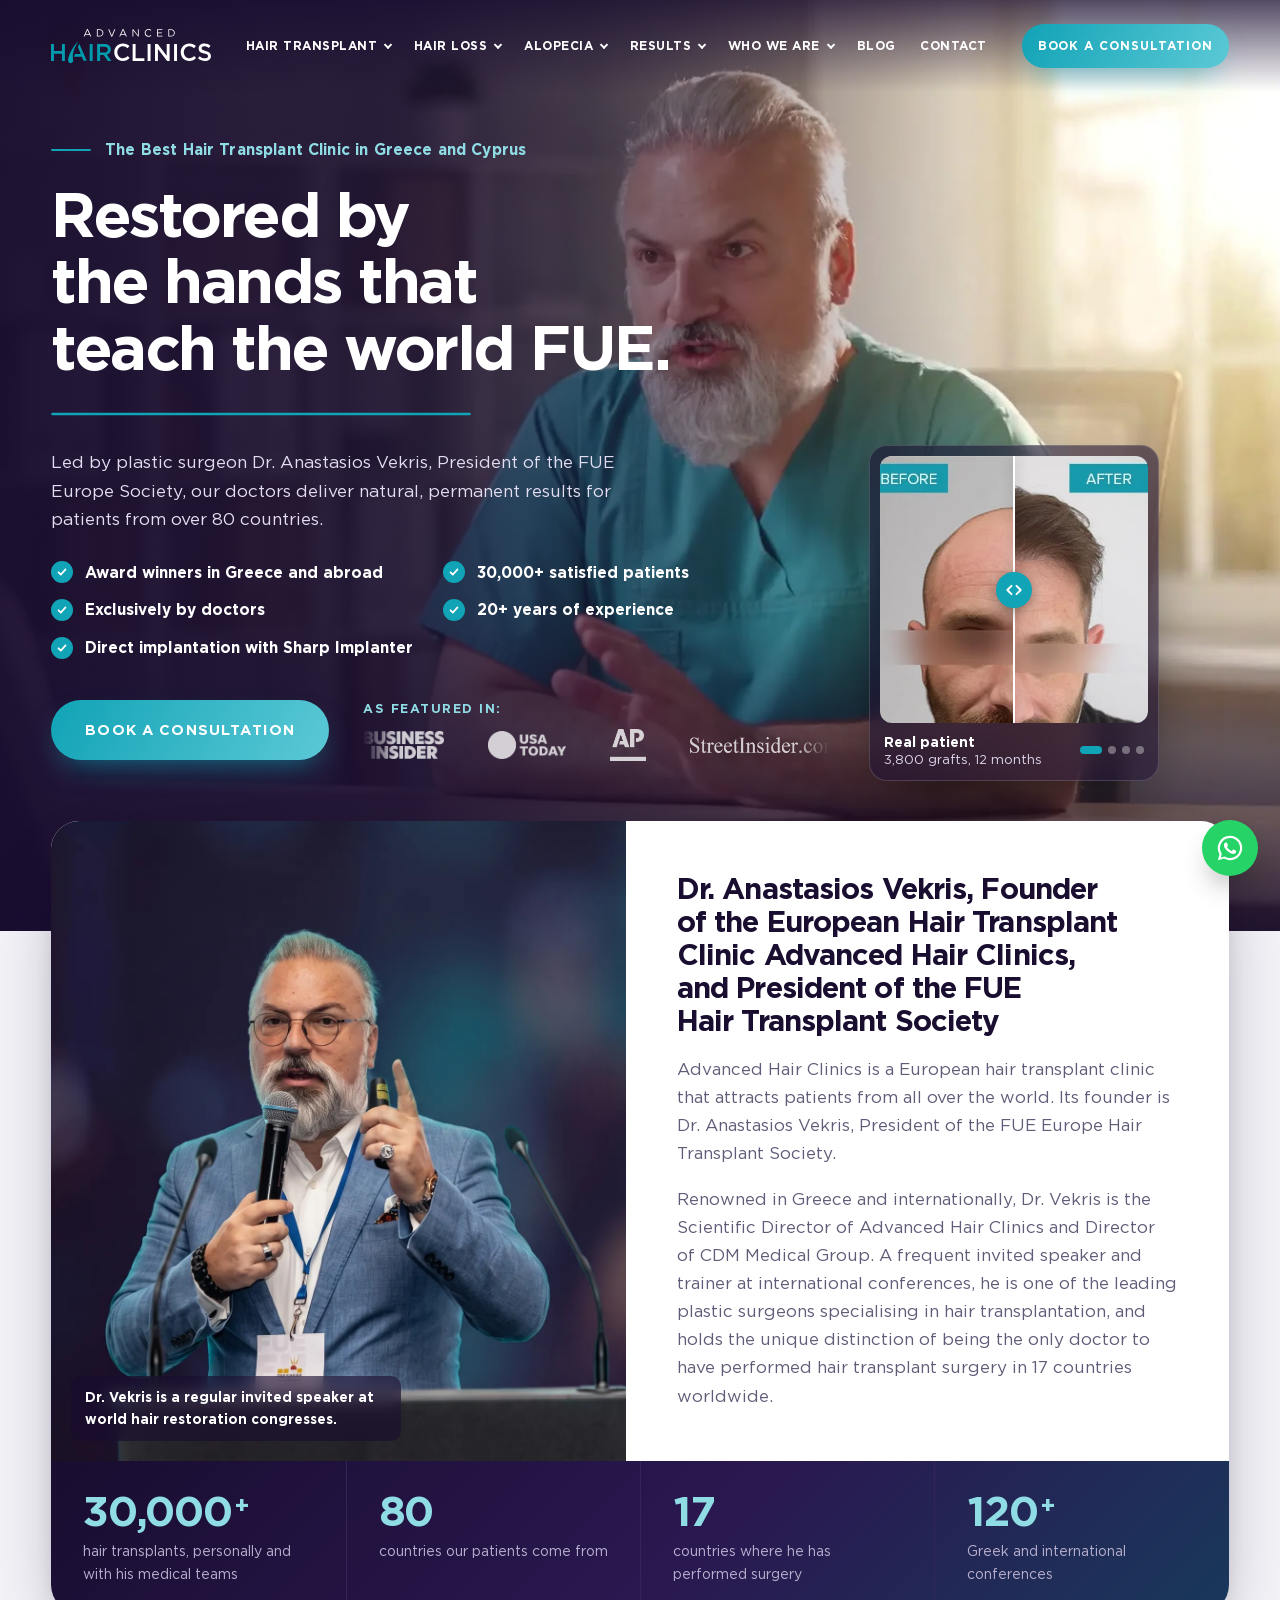
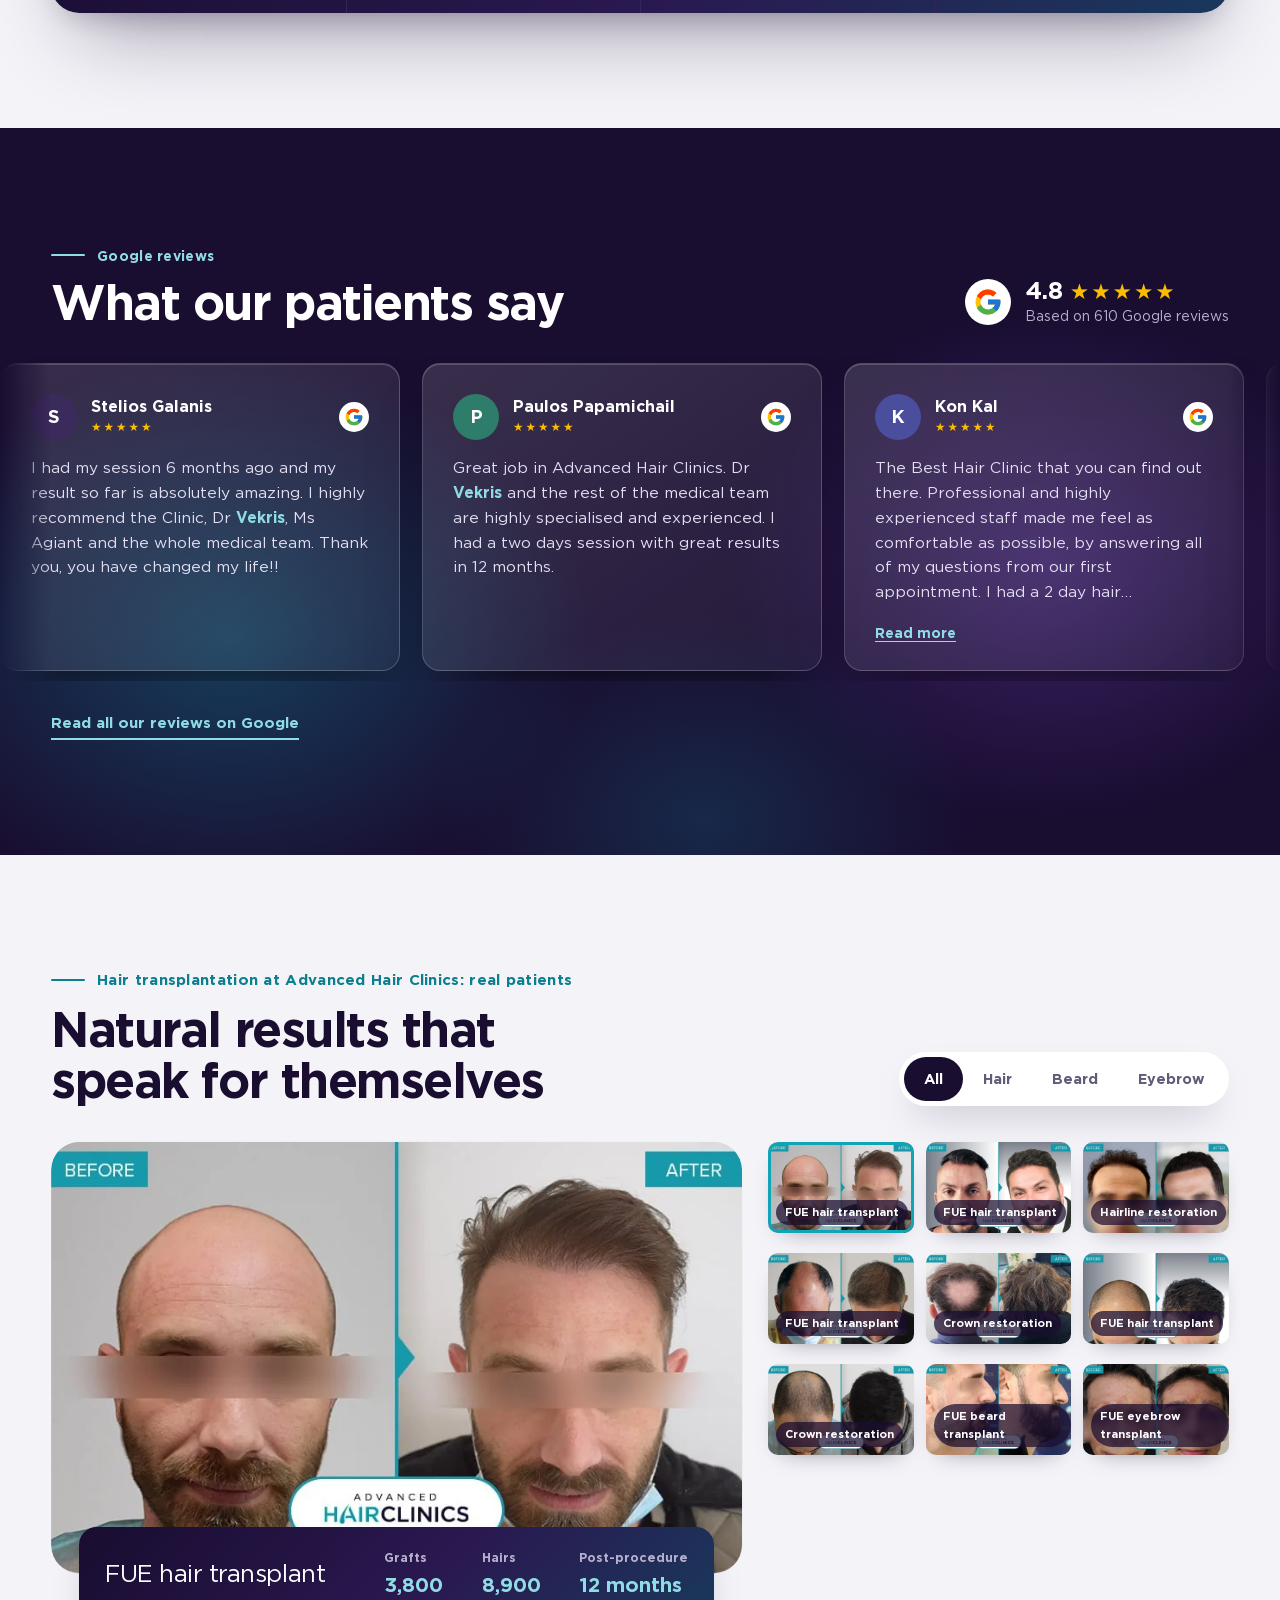
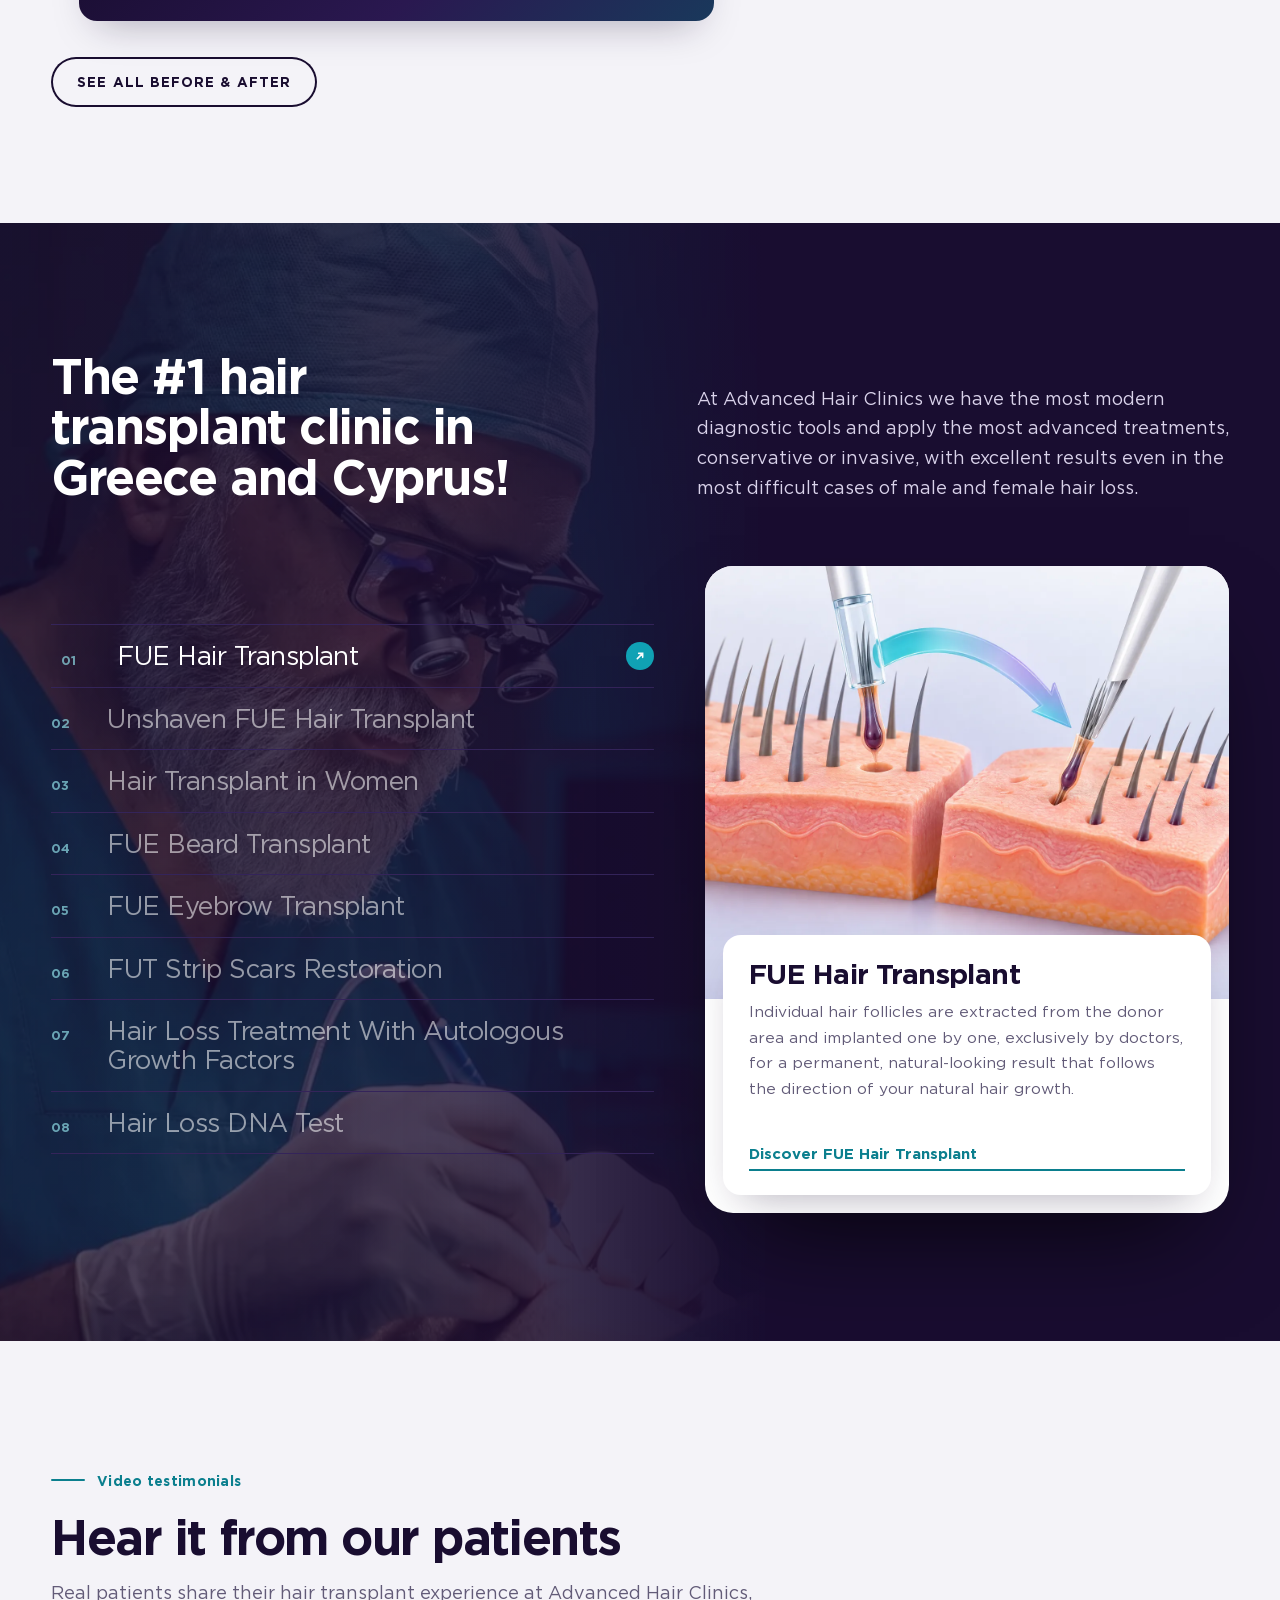
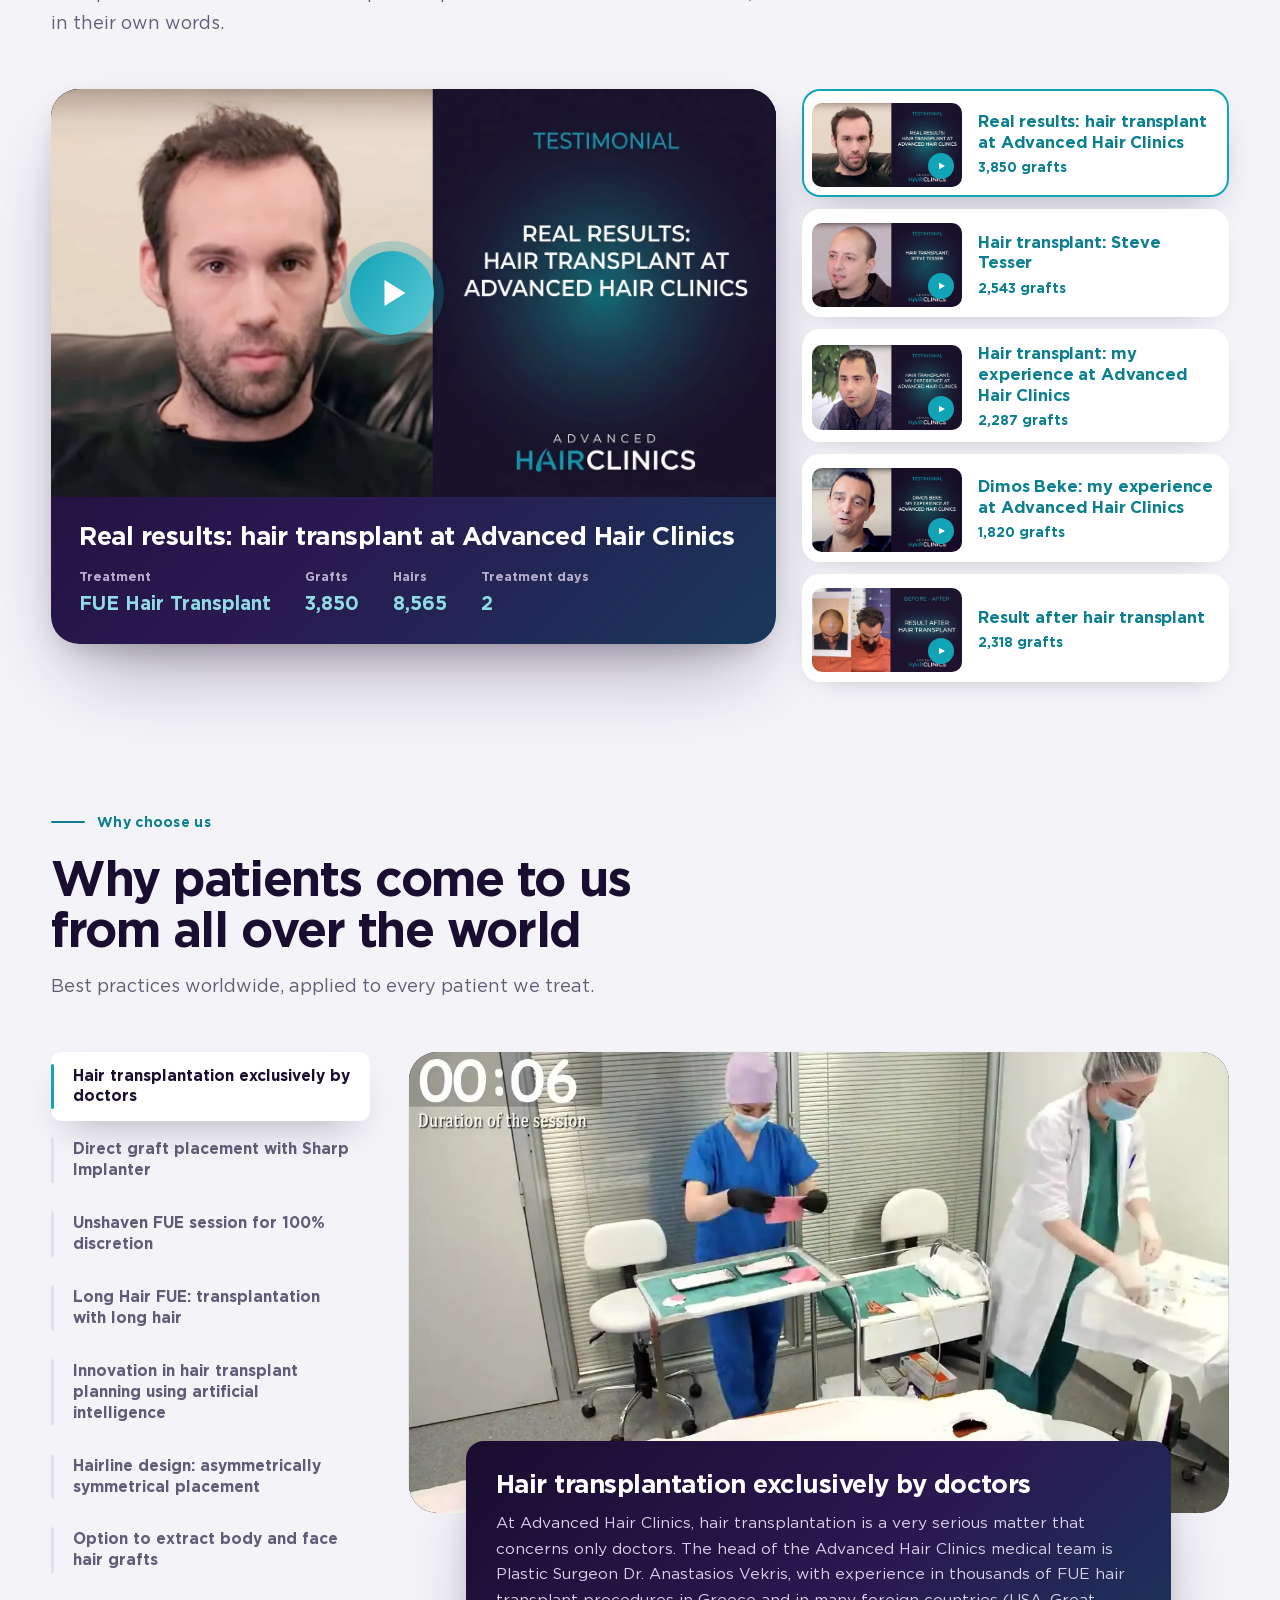
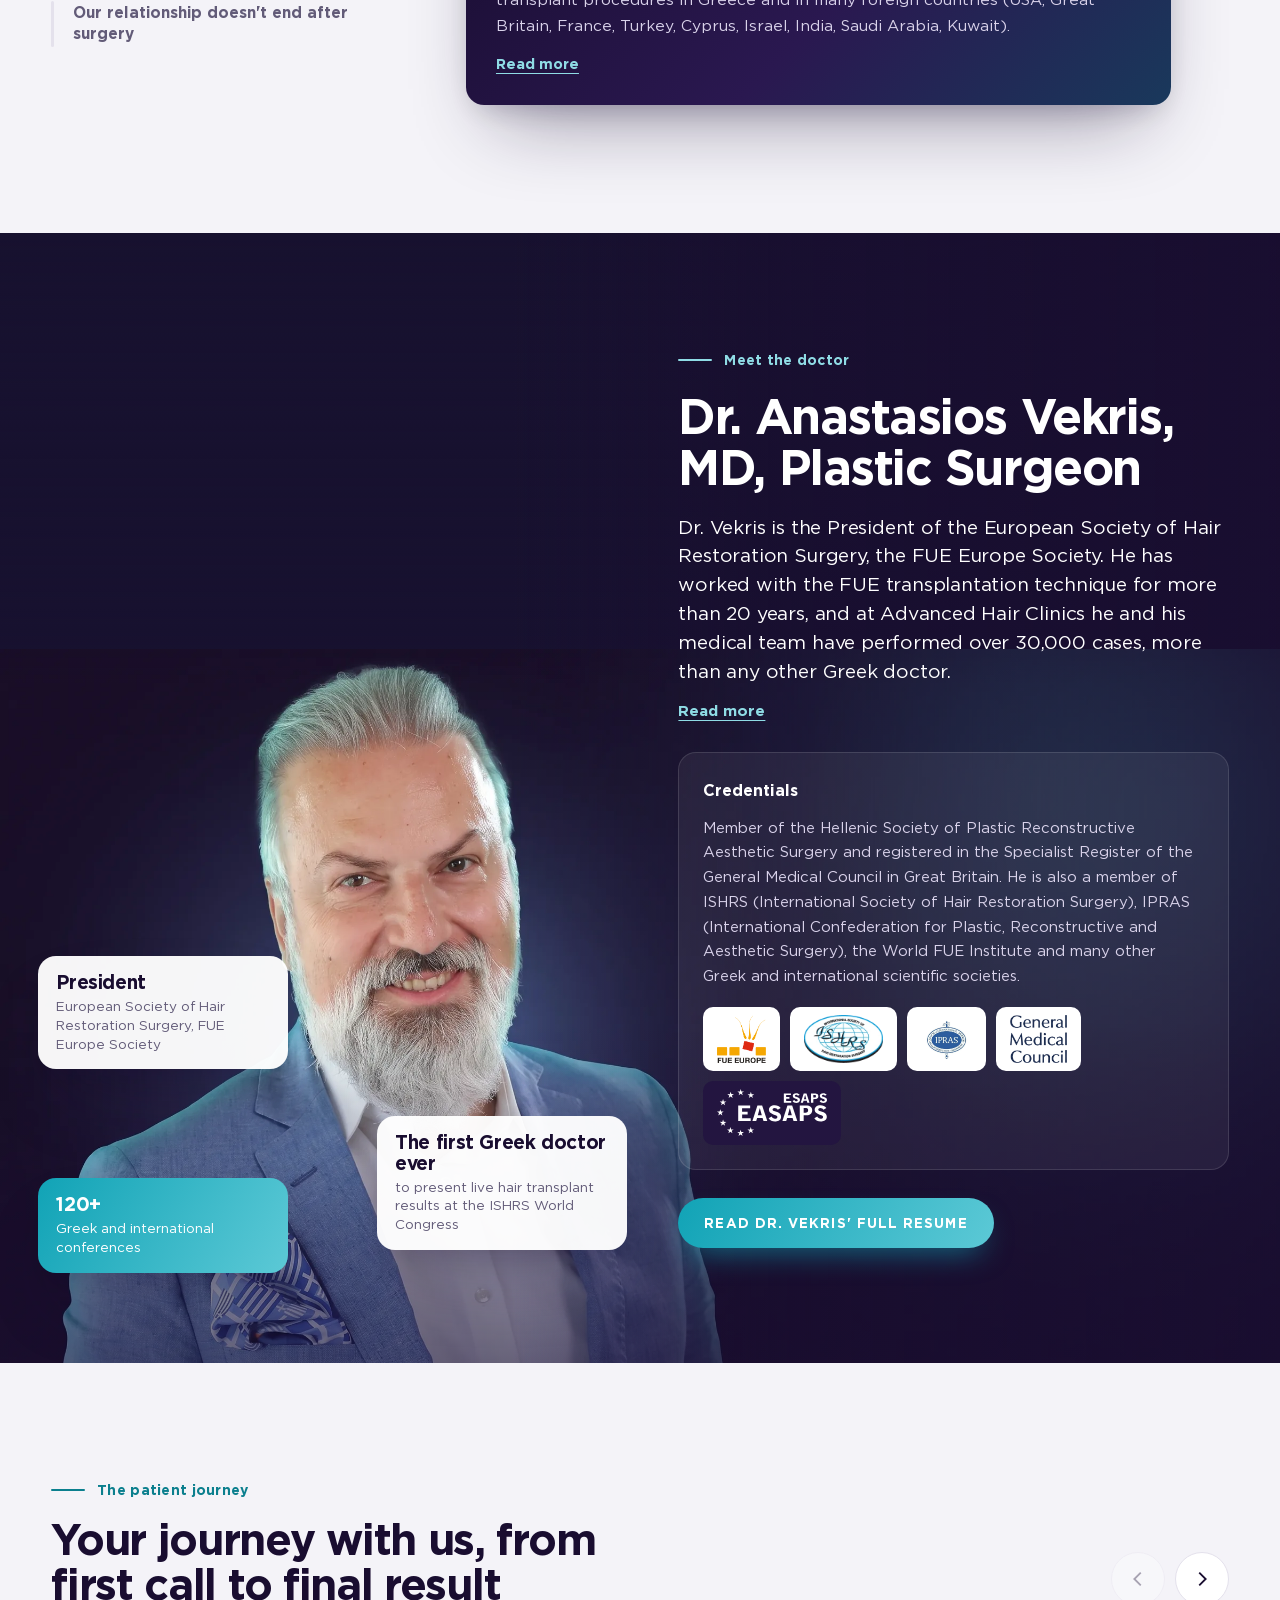
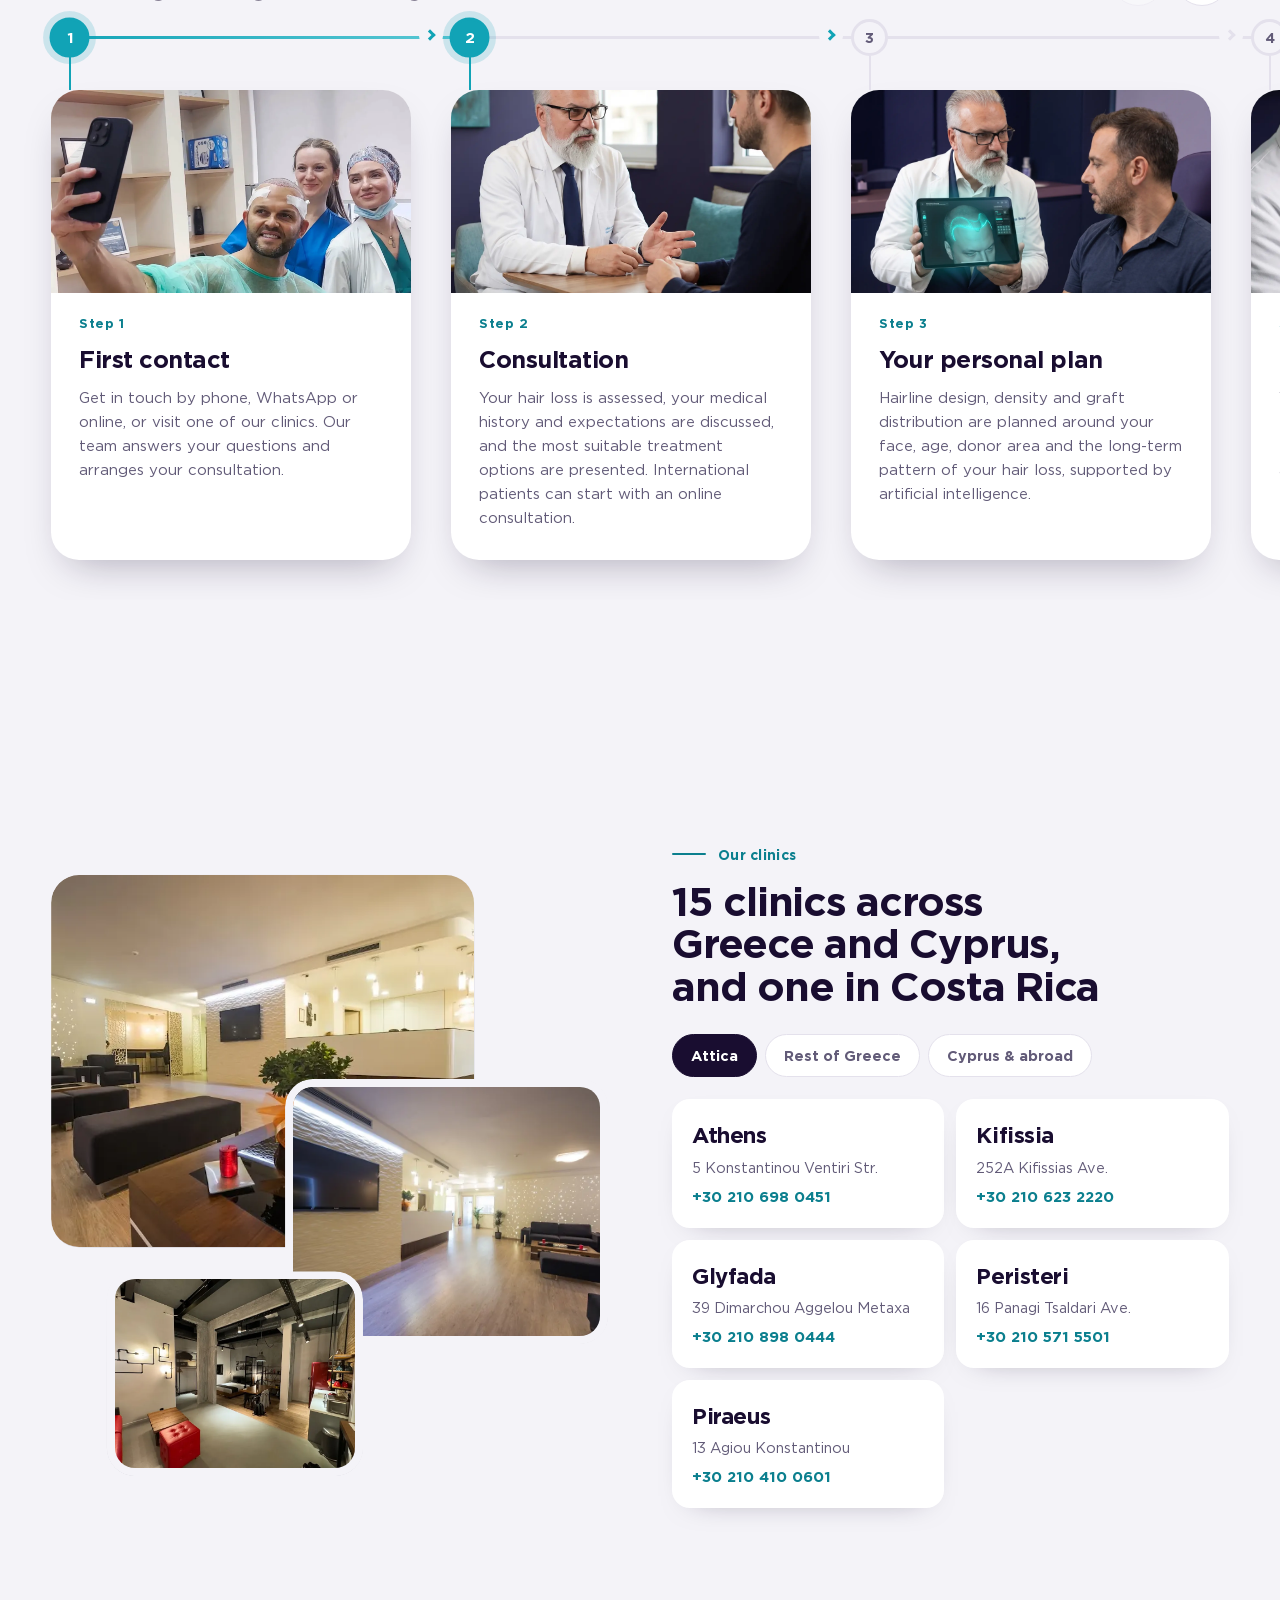
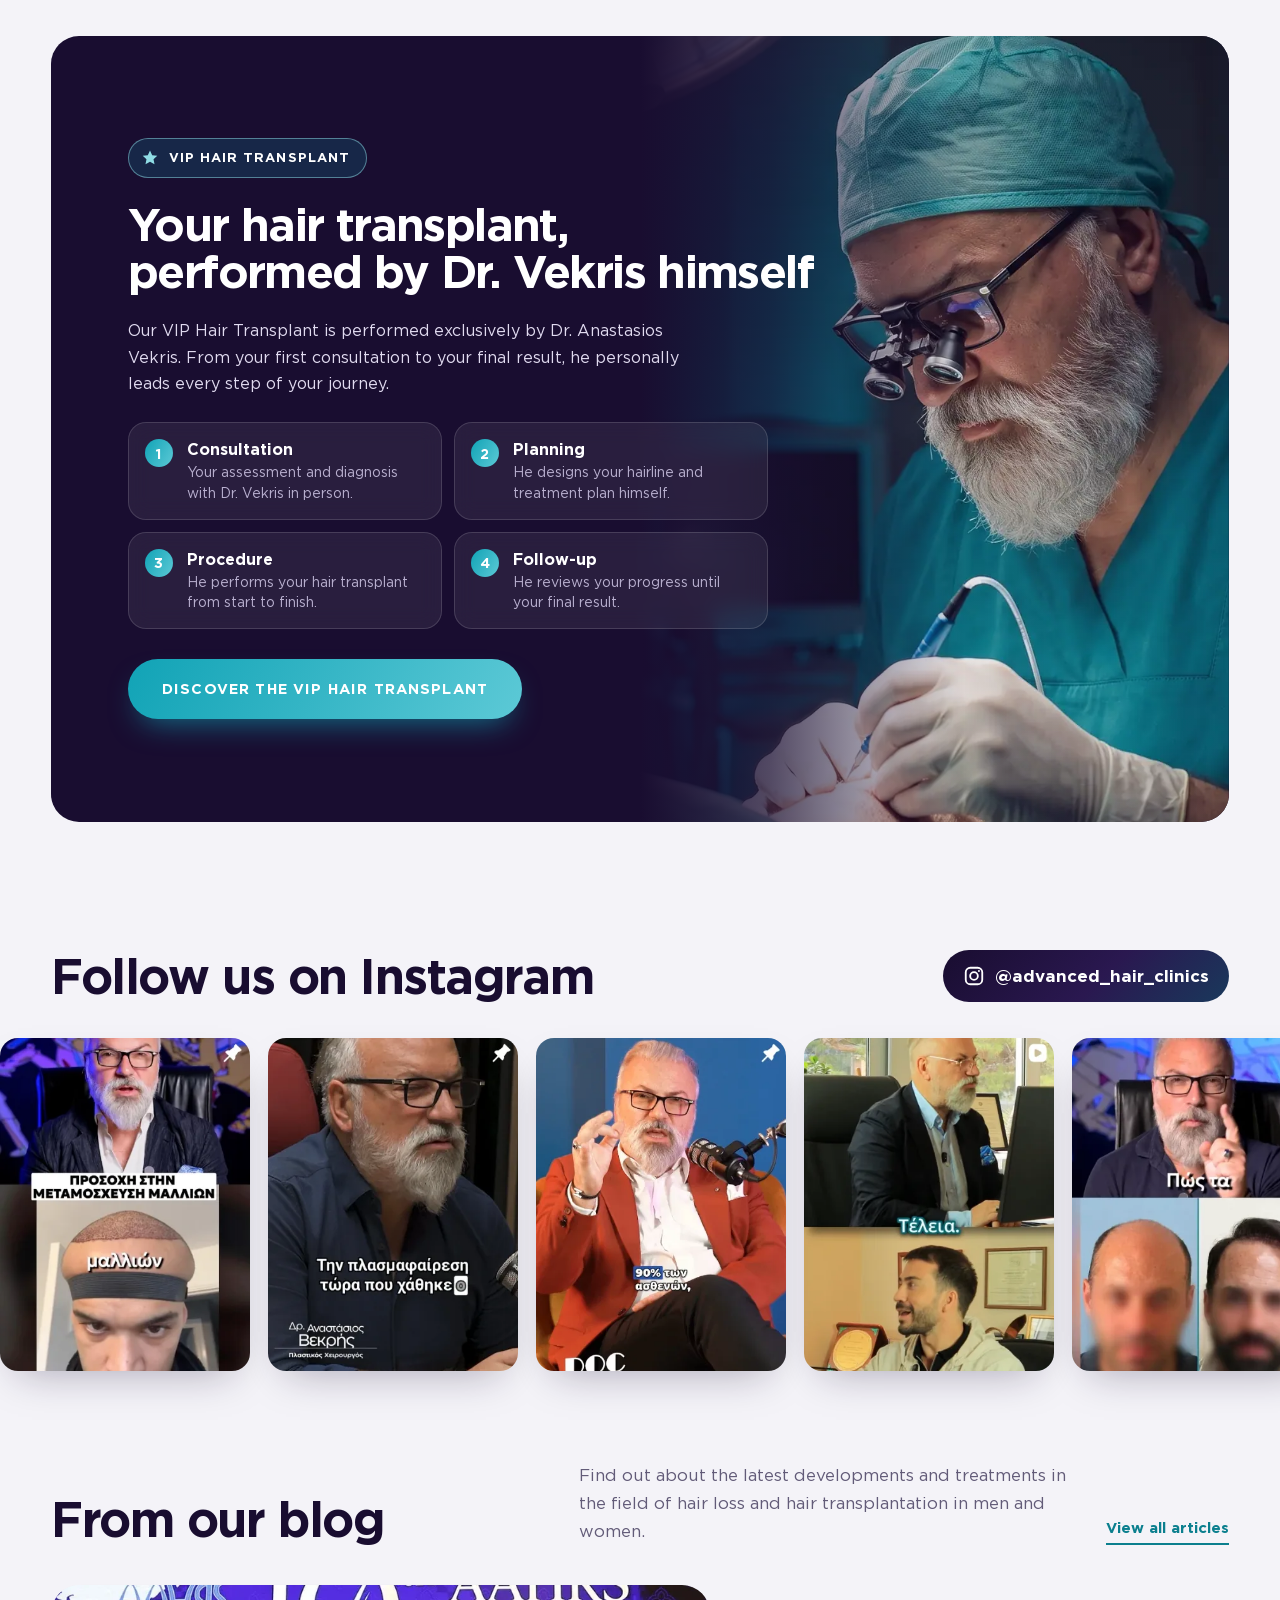
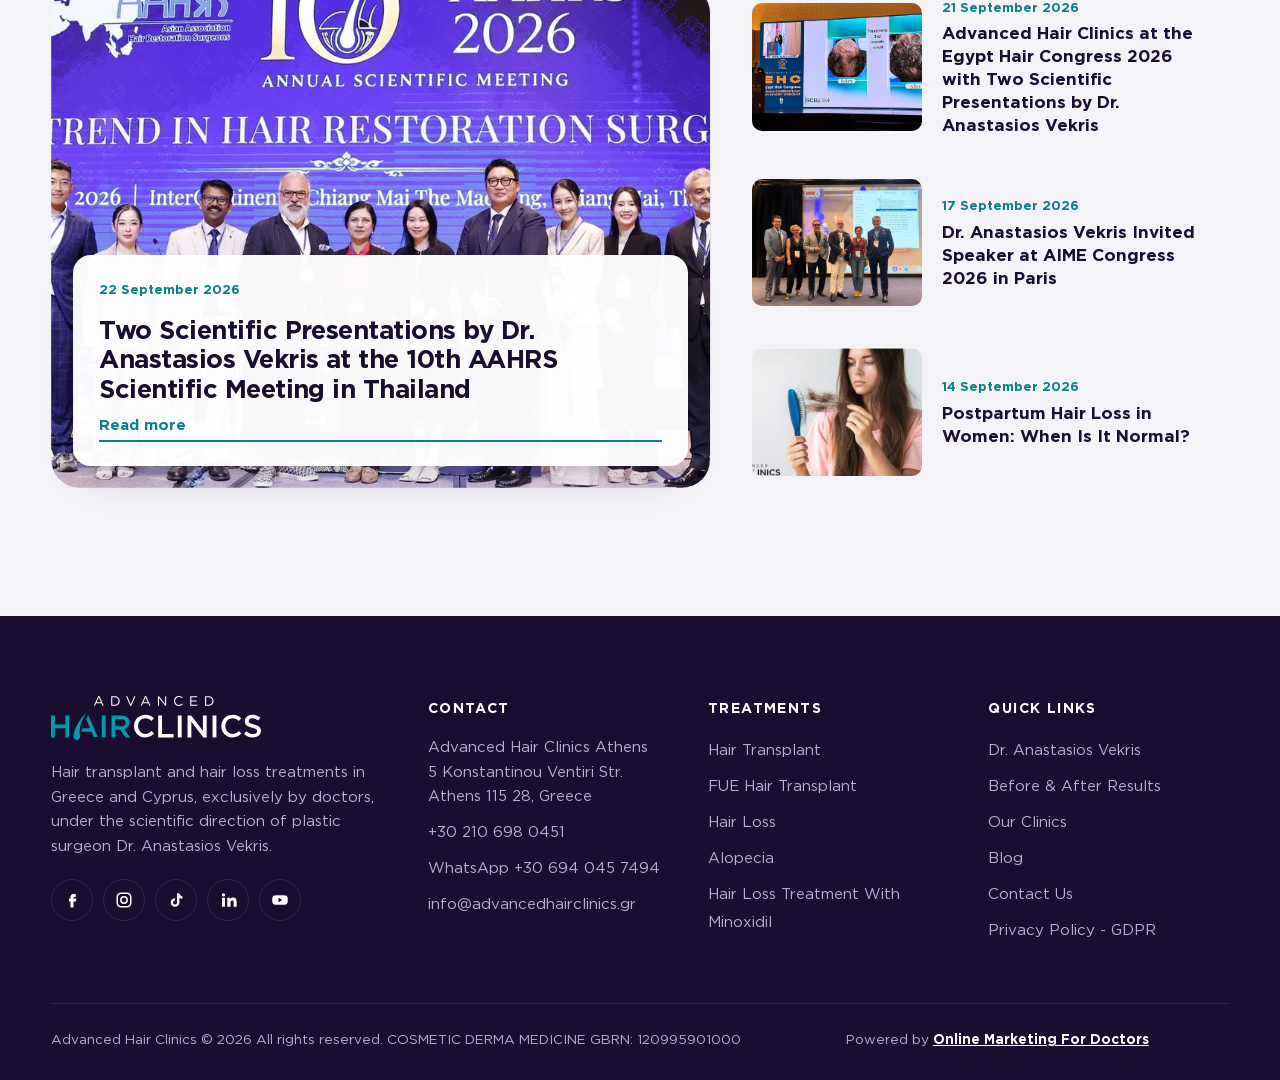
<file: index.html>
<!doctype html>
<html lang="en">
<head>
<meta charset="utf-8">
<meta name="viewport" content="width=device-width, initial-scale=1">
<meta name="robots" content="noindex, nofollow">
<title>Hair Transplant &amp; Hair Loss Treatments in Greece and Cyprus | Advanced Hair Clinics</title>
<meta name="description" content="The best hair transplant clinic in Greece and Cyprus. FUE hair transplantation exclusively by doctors, led by plastic surgeon Dr. Anastasios Vekris, President of the FUE Europe Society.">
<meta name="theme-color" content="#190D30">
<link rel="icon" href="assets/img/favicon.png">
<link rel="preload" href="/assets/fonts/ahc-regular.woff2" as="font" type="font/woff2" crossorigin>
<link rel="preload" href="/assets/fonts/ahc-bold.woff2" as="font" type="font/woff2" crossorigin>
<link rel="preload" as="image" href="assets/video/hero-poster.webp">
<link rel="stylesheet" href="assets/css/style.css">
</head>
<body>
<a class="skip" href="#main">Skip to main content</a>

<!-- ============ HEADER ============ -->
<header class="site-header" id="top">
  <div class="header-inner">
    <a class="brand" href="#top" aria-label="Advanced Hair Clinics home">
      <img src="assets/img/logo-light.svg" alt="Advanced Hair Clinics" width="190" height="40">
    </a>
    <button class="btn btn-teal header-book-mobile" type="button">Book a consultation</button>

    <nav class="main-nav" aria-label="Main">
      <ul>
        <li class="has-mega"><button type="button" class="mm-top" data-g="transplant" aria-expanded="false" aria-controls="mega">Hair Transplant</button></li>
        <li class="has-mega"><button type="button" class="mm-top" data-g="loss" aria-expanded="false" aria-controls="mega">Hair Loss</button></li>
        <li class="has-mega"><button type="button" class="mm-top" data-g="alopecia" aria-expanded="false" aria-controls="mega">Alopecia</button></li>
        <li class="has-mega"><button type="button" class="mm-top" data-g="results" aria-expanded="false" aria-controls="mega">Results</button></li>
        <li class="has-mega"><button type="button" class="mm-top" data-g="about" aria-expanded="false" aria-controls="mega">Who We Are</button></li>
        <li><a href="/blog/">Blog</a></li>
        <li><a href="/contact-us/">Contact</a></li>
      </ul>
    </nav>

    <div class="header-actions">
      <a class="header-phone" href="tel:+302106980451">
        <span class="header-phone-label">Call us now</span>
        <span class="header-phone-number">+30 210 698 0451</span>
      </a>
      <button class="btn btn-teal header-book" type="button">Book a consultation</button>
      <a class="icon-btn phone-icon" href="tel:+302106980451" aria-label="Call +30 210 698 0451">
        <svg viewBox="0 0 24 24" aria-hidden="true"><path d="M6.6 10.8a15.1 15.1 0 0 0 6.6 6.6l2.2-2.2a1 1 0 0 1 1-.25 11.4 11.4 0 0 0 3.6.57 1 1 0 0 1 1 1V20a1 1 0 0 1-1 1A17 17 0 0 1 3 4a1 1 0 0 1 1-1h3.5a1 1 0 0 1 1 1c0 1.25.2 2.45.57 3.57a1 1 0 0 1-.25 1z"/></svg>
      </a>
      <button class="icon-btn menu-toggle" type="button" aria-label="Open menu" aria-expanded="false" aria-controls="mobile-menu">
        <span></span><span></span><span></span>
      </button>
    </div>
  </div>
  <div class="mega" id="mega" hidden>
    <div class="mega-inner">
      <div class="mega-col">
        <div class="mm-group" data-g="about">
          <p class="mm-h"><a href="/who-we-are/">Who We Are</a></p>
          <ul><li><a href="/who-we-are/">Who We Are</a></li><li><a href="/doctors/">Our Doctors</a></li><li><a href="/hair-transplant-clinics/">Our Clinics</a></li><li><a href="/consultants-hair-transplant-hair-loss/">Consultants</a></li></ul>
        </div>
        <div class="mm-group mm-solo">
          <p class="mm-h"><a href="/blog/">Blog - Articles</a></p>
          <p class="mm-h"><a href="/contact-us/">Contact Us</a></p>
        </div>
      </div>
      <div class="mega-col">
        <div class="mm-group" data-g="loss">
          <p class="mm-h"><a href="/hair-loss/">Hair Loss</a></p>
          <ul><li><a href="/hair-loss/">Hair Loss</a></li><li><span class="mm-off" aria-disabled="true" title="Coming soon">Male Hair Loss</span></li><li><span class="mm-off" aria-disabled="true" title="Coming soon">Female Hair Loss</span></li><li><span class="mm-off" aria-disabled="true" title="Coming soon">Tricopat Hair Loss Treatment</span></li><li><span class="mm-off" aria-disabled="true" title="Coming soon">Hair Loss Treatment With Autologous Growth Factors</span></li><li><span class="mm-off" aria-disabled="true" title="Coming soon">Hair Loss Treatment With Minoxidil</span></li><li><span class="mm-off" aria-disabled="true" title="Coming soon">Scalp Micropigmentation</span></li></ul>
        </div>
        <div class="mm-group" data-g="alopecia">
          <p class="mm-h"><a href="/alopecia/">Alopecia</a></p>
          <ul><li><a href="/alopecia/">Alopecia</a></li><li><span class="mm-off" aria-disabled="true" title="Coming soon">Androgenetic Alopecia</span></li><li><span class="mm-off" aria-disabled="true" title="Coming soon">Alopecia Areata</span></li><li><span class="mm-off" aria-disabled="true" title="Coming soon">Diffuse Alopecia</span></li><li><span class="mm-off" aria-disabled="true" title="Coming soon">Cicatricial Alopecia</span></li><li><span class="mm-off" aria-disabled="true" title="Coming soon">Hair Loss DNA Test</span></li></ul>
        </div>
      </div>
      <div class="mega-col">
        <div class="mm-group" data-g="transplant">
          <p class="mm-h"><a href="/hair-transplant/">Hair Transplant</a></p>
          <ul><li><a href="/hair-transplant/">Hair Transplant</a></li><li><a href="/fue-hair-transplant/">FUE Hair Transplant</a></li><li><a href="/vip-hair-transplant/">VIP Hair Transplant by Dr Vekris</a></li><li><span class="mm-off" aria-disabled="true" title="Coming soon">FUE Beard Transplant</span></li><li><span class="mm-off" aria-disabled="true" title="Coming soon">FUE Eyebrow Transplant</span></li><li><span class="mm-off" aria-disabled="true" title="Coming soon">Leukotrichia</span></li><li><span class="mm-off" aria-disabled="true" title="Coming soon">FUT Strip Hair Transplant</span></li><li><span class="mm-off" aria-disabled="true" title="Coming soon">FUT Strip Scars Restoration</span></li><li><span class="mm-off" aria-disabled="true" title="Coming soon">Unshaven FUE Hair Transplant</span></li><li><span class="mm-off" aria-disabled="true" title="Coming soon">Hair Transplant in Women</span></li><li><span class="mm-off" aria-disabled="true" title="Coming soon">Hair Transplant Timeline Month by Month</span></li></ul>
        </div>
        <div class="mm-group" data-g="results">
          <p class="mm-h"><a href="/before-after-results/">Before-After Results</a></p>
          <ul><li><a href="/before-after-results/#fue-hair-transplant">Hair Transplant Results</a></li><li><a href="/before-after-results/#eyebrow-transplant">Eyebrow Transplant Results</a></li><li><a href="/before-after-results/#beard-transplant">Beard Transplant Results</a></li><li><a href="/before-after-results/#unshaven-fue-hair-transplant">Unshaven Hair Transplant Results</a></li><li><a href="/before-after-results/#autologous-hair-mesotherapy">Autologous Hair Mesotherapy Results</a></li><li><a href="/before-after-results/#scalp-micropigmentation">Scalp Micropigmentation Results</a></li></ul>
        </div>
      </div>
      <div class="mega-cards">
        <a class="mega-card" href="/plastic-surgeon-dr-anastasios-vekris/">
          <img src="/assets/img/about/doctors/anastasios-vekris.webp" alt="" width="720" height="720" loading="lazy">
          <span class="mc-k">Scientific Director</span>
          <span class="mc-t">Dr. Anastasios Vekris</span>
          <span class="mc-p">Plastic surgeon and President of the FUE Europe Society.</span>
          <span class="text-link light">Meet Dr. Vekris</span>
        </a>
        <a class="mega-card mega-card-vip" href="/vip-hair-transplant/">
          <img src="/assets/img/gen/surgery-card.webp" alt="" width="600" height="737" loading="lazy">
          <span class="mc-k">Vekris Signature</span>
          <span class="mc-t">VIP Hair Transplant</span>
          <span class="mc-p">Performed by Dr. Vekris himself, in complete confidence.</span>
          <span class="text-link light">Discover VIP</span>
        </a>
      </div>
    </div>
  </div>
</header>

<!-- Mobile menu -->
<div class="mobile-menu" id="mobile-menu" hidden>
  <nav aria-label="Mobile">
    <details>
      <summary>Who We Are</summary>
      <a href="/who-we-are/">Who We Are</a><a href="/doctors/">Our Doctors</a><a href="/hair-transplant-clinics/">Our Clinics</a><a href="/consultants-hair-transplant-hair-loss/">Consultants</a>
    </details>
    <details>
      <summary>Hair Transplant</summary>
      <a href="/hair-transplant/">Hair Transplant</a><a href="/fue-hair-transplant/">FUE Hair Transplant</a><a href="/vip-hair-transplant/">VIP Hair Transplant by Dr Vekris</a><span class="mm-off" aria-disabled="true" title="Coming soon">FUE Beard Transplant</span><span class="mm-off" aria-disabled="true" title="Coming soon">FUE Eyebrow Transplant</span><span class="mm-off" aria-disabled="true" title="Coming soon">Leukotrichia</span><span class="mm-off" aria-disabled="true" title="Coming soon">FUT Strip Hair Transplant</span><span class="mm-off" aria-disabled="true" title="Coming soon">FUT Strip Scars Restoration</span><span class="mm-off" aria-disabled="true" title="Coming soon">Unshaven FUE Hair Transplant</span><span class="mm-off" aria-disabled="true" title="Coming soon">Hair Transplant in Women</span><span class="mm-off" aria-disabled="true" title="Coming soon">Hair Transplant Timeline Month by Month</span>
    </details>
    <details>
      <summary>Hair Loss</summary>
      <a href="/hair-loss/">Hair Loss</a><span class="mm-off" aria-disabled="true" title="Coming soon">Male Hair Loss</span><span class="mm-off" aria-disabled="true" title="Coming soon">Female Hair Loss</span><span class="mm-off" aria-disabled="true" title="Coming soon">Tricopat Hair Loss Treatment</span><span class="mm-off" aria-disabled="true" title="Coming soon">Hair Loss Treatment With Autologous Growth Factors</span><span class="mm-off" aria-disabled="true" title="Coming soon">Hair Loss Treatment With Minoxidil</span><span class="mm-off" aria-disabled="true" title="Coming soon">Scalp Micropigmentation</span>
    </details>
    <details>
      <summary>Alopecia</summary>
      <a href="/alopecia/">Alopecia</a><span class="mm-off" aria-disabled="true" title="Coming soon">Androgenetic Alopecia</span><span class="mm-off" aria-disabled="true" title="Coming soon">Alopecia Areata</span><span class="mm-off" aria-disabled="true" title="Coming soon">Diffuse Alopecia</span><span class="mm-off" aria-disabled="true" title="Coming soon">Cicatricial Alopecia</span><span class="mm-off" aria-disabled="true" title="Coming soon">Hair Loss DNA Test</span>
    </details>
    <details>
      <summary>Before-After Results</summary>
      <a href="/before-after-results/#fue-hair-transplant">Hair Transplant Results</a><a href="/before-after-results/#eyebrow-transplant">Eyebrow Transplant Results</a><a href="/before-after-results/#beard-transplant">Beard Transplant Results</a><a href="/before-after-results/#unshaven-fue-hair-transplant">Unshaven Hair Transplant Results</a><a href="/before-after-results/#autologous-hair-mesotherapy">Autologous Hair Mesotherapy Results</a><a href="/before-after-results/#scalp-micropigmentation">Scalp Micropigmentation Results</a>
    </details>
    <a href="/plastic-surgeon-dr-anastasios-vekris/">Dr Vekris</a>
    <a href="/blog/">Blog</a>
    <a href="/contact-us/">Contact</a>
  </nav>
  <div class="mobile-menu-foot">
    <a class="header-phone" href="tel:+302106980451">
      <span class="header-phone-label">Call us now</span>
      <span class="header-phone-number">+30 210 698 0451</span>
    </a>
    <button class="btn btn-teal" type="button">Book a consultation</button>
  </div>
</div>

<main id="main">

<!-- ============ HERO ============ -->
<section class="hero" aria-label="Introduction">
  <video class="hero-video" autoplay muted loop playsinline preload="auto" poster="assets/video/hero-poster.webp" aria-hidden="true">
    <source src="assets/video/hero.mp4" type="video/mp4">
  </video>
  <div class="hero-shade" aria-hidden="true"></div>

  <div class="hero-content">
    <h1 class="hero-eyebrow">The Best Hair Transplant Clinic in Greece and Cyprus</h1>
    <p class="hero-title">
      <span class="line"><span>Restored by</span></span>
      <span class="line"><span>the hands that</span></span>
      <span class="line"><span>teach the world FUE.</span></span>
    </p>
    <svg class="hairline hero-hairline" viewBox="0 0 600 4" preserveAspectRatio="none" aria-hidden="true">
      <path d="M2 2 H598"/>
    </svg>
    <p class="hero-sub">Led by plastic surgeon Dr. Anastasios Vekris, President of the FUE Europe Society, our doctors deliver natural, permanent results for patients from over 80 countries.</p>
    <ul class="hero-points">
      <li>Award winners in Greece and abroad</li>
      <li>30,000+ satisfied patients</li>
      <li>Exclusively by doctors</li>
      <li>20+ years of experience</li>
      <li>Direct implantation with Sharp Implanter</li>
    </ul>
    <div class="hero-cta">
      <button class="btn btn-teal btn-lg" type="button">Book a consultation</button>
      <div class="hero-press">
        <p class="hp-k">As featured in:</p>
        <div class="hp-viewport">
        <ul class="hero-press-list" aria-label="As featured in">
          <li class="hp-business-insider"><a href="https://markets.businessinsider.com/news/stocks/advanced-hair-clinics-presents-alopeciai-hair-loss-assessment-tool-1036665219" target="_blank" rel="noopener"><img src="assets/img/press/business-insider.webp" alt="Business Insider" width="348" height="120"></a></li>
          <li class="hp-usa-today"><a href="https://www.usatoday.com/press-release/story/52659/advanced-hair-clinics-presents-alopeciai-hair-loss-assessment-tool" target="_blank" rel="noopener"><img src="assets/img/press/usa-today.webp" alt="USA Today" width="333" height="120"></a></li>
          <li class="hp-ap-news"><a href="https://apnews.com/press-release/marketersmedia/press-release-e6e11d0cc15daa1fe231c60dc971aa9e" target="_blank" rel="noopener"><img src="assets/img/press/ap-news.webp" alt="AP News" width="135" height="120"></a></li>
          <li class="hp-streetinsider"><a href="https://www.streetinsider.com/The+Financial+Capital/Advanced+Hair+Clinics+Presents+AlopeciAI+Hair+Loss+Assessment+Tool/27231861.html" target="_blank" rel="noopener"><img src="assets/img/press/streetinsider.webp" alt="StreetInsider" width="278" height="28"></a></li>
          <li class="hp-washington-city-paper"><a href="https://pr.washingtoncitypaper.com/article/Advanced-Hair-Clinics-Presents-AlopeciAI-Hair-Loss-Assessment-Tool/6adf4061df578d00025b1e42" target="_blank" rel="noopener"><img src="assets/img/press/washington-city-paper.webp" alt="Washington City Paper" width="408" height="120"></a></li>
          <li class="hp-newsbreak"><a href="https://www.newsbreak.com/dmr-news-321522575/4967552618897-advanced-hair-clinics-presents-alopeciai-hair-loss-assessment-tool" target="_blank" rel="noopener"><img src="assets/img/press/newsbreak.webp" alt="NewsBreak" width="761" height="120"></a></li>
          <li class="hp-times-of-san-diego"><a href="https://pr.timesofsandiego.com/article/Advanced-Hair-Clinics-Presents-AlopeciAI-Hair-Loss-Assessment-Tool/6adf4061df578d00025b1e42" target="_blank" rel="noopener"><img src="assets/img/press/times-of-san-diego.webp" alt="Times of San Diego" width="282" height="120"></a></li>
        </ul>
        </div>
      </div>
    </div>
  </div>

  <aside class="hero-ba" aria-label="Before and after results">
    <div class="hba-stage" style="--pos: 50%">
      <img class="hba-after" src="assets/img/ba-split/hair-transplant-085-a-after.webp" alt="After an FUE hair transplant" width="382" height="380">
      <img class="hba-before" src="assets/img/ba-split/hair-transplant-085-a-before.webp" alt="Before an FUE hair transplant" width="382" height="380">
      <span class="hba-handle" aria-hidden="true"></span>
      <input class="hba-range" type="range" min="0" max="100" value="50" aria-label="Drag to compare before and after">
    </div>
    <div class="hba-foot">
      <p class="hba-caption"><strong>Real patient</strong> <span id="hba-meta">3,800 grafts, 12 months</span></p>
      <div class="hba-dots" role="group" aria-label="Choose a case"></div>
    </div>
  </aside>
</section>

<!-- ============ AUTHORITY (overlapping) ============ -->
<section class="authority" aria-labelledby="authority-title">
  <div class="authority-card">
    <figure class="authority-media">
      <img src="assets/img/doc/fue-europe-speech.webp" alt="Dr. Anastasios Vekris speaking at the FUE Europe annual meeting" loading="lazy" width="2000" height="1342">
      <figcaption>Dr. Vekris is a regular invited speaker at world hair restoration congresses.</figcaption>
    </figure>
    <div class="authority-text">
      <h2 id="authority-title" class="h2">Dr. Anastasios Vekris, Founder of the European Hair Transplant Clinic Advanced Hair Clinics, and President of the FUE Hair Transplant Society</h2>
      <p>Advanced Hair Clinics is a European hair transplant clinic that attracts patients from all over the world. Its founder is Dr. Anastasios Vekris, President of the FUE Europe Hair Transplant Society.</p>
      <p>Renowned in Greece and internationally, Dr. Vekris is the Scientific Director of Advanced Hair Clinics and Director of CDM Medical Group. A frequent invited speaker and trainer at international conferences, he is one of the leading plastic surgeons specialising in hair transplantation, and holds the unique distinction of being the only doctor to have performed hair transplant surgery in 17 countries worldwide.</p>
    </div>
    <dl class="authority-stats">
      <div><dt><span data-count="30000">30,000</span><small>+</small></dt><dd>hair transplants, personally and with his medical teams</dd></div>
      <div><dt><span data-count="80">80</span></dt><dd>countries our patients come from</dd></div>
      <div><dt><span data-count="17">17</span></dt><dd>countries where he has performed surgery</dd></div>
      <div><dt><span data-count="120">120</span><small>+</small></dt><dd>Greek and international conferences</dd></div>
    </dl>
  </div>
</section>

<!-- ============ REVIEWS ============ -->
<section class="reviews" aria-labelledby="reviews-title">
  <div class="reviews-inner">
    <div class="reviews-main">
      <div class="reviews-top">
        <div class="reviews-title">
          <p class="kicker">Google reviews</p>
          <h2 id="reviews-title" class="h2">What our patients say</h2>
        </div>
        <div class="reviews-score">
          <svg class="g-logo" viewBox="0 0 48 48" aria-hidden="true"><path fill="#FFC107" d="M43.6 20.5H42V20H24v8h11.3C33.7 32.7 29.2 36 24 36c-6.6 0-12-5.4-12-12s5.4-12 12-12c3.1 0 5.8 1.2 7.9 3.1l5.7-5.7C34 6.1 29.3 4 24 4 13 4 4 13 4 24s9 20 20 20 20-9 20-20c0-1.3-.1-2.4-.4-3.5z"/><path fill="#FF3D00" d="m6.3 14.7 6.6 4.8C14.7 15.1 19 12 24 12c3.1 0 5.8 1.2 7.9 3.1l5.7-5.7C34 6.1 29.3 4 24 4 16.3 4 9.7 8.3 6.3 14.7z"/><path fill="#4CAF50" d="M24 44c5.2 0 9.9-2 13.4-5.2l-6.2-5.2C29.2 35.1 26.7 36 24 36c-5.2 0-9.6-3.3-11.3-8l-6.5 5C9.5 39.6 16.2 44 24 44z"/><path fill="#1976D2" d="M43.6 20.5H42V20H24v8h11.3a12 12 0 0 1-4.1 5.6l6.2 5.2C37 39.2 44 34 44 24c0-1.3-.1-2.4-.4-3.5z"/></svg>
          <div>
            <p class="rs-num">4.8 <span class="stars" aria-hidden="true">★★★★★</span></p>
            <p class="rs-count">Based on 610 Google reviews</p>
          </div>
        </div>
      </div>

      <div class="reviews-viewport" aria-label="Patient reviews">
        <ul class="reviews-track" id="reviews-track"></ul>
      </div>
      <div class="reviews-foot">
        <a class="text-link" href="https://www.google.com/search?q=Advanced+Hair+Clinics+reviews" target="_blank" rel="noopener">Read all our reviews on Google</a>
      </div>
    </div>
  </div>
</section>

<!-- ============ BEFORE & AFTER ============ -->
<section class="results" id="results" aria-labelledby="results-title">
  <div class="results-head">
    <div>
      <h2 class="kicker results-eyebrow">Hair transplantation at Advanced Hair Clinics: real patients</h2>
      <p id="results-title" class="h2">Natural results that speak for themselves</p>
    </div>
    <div class="filter" role="tablist" aria-label="Filter results">
      <button role="tab" aria-selected="true" data-filter="all">All</button>
      <button role="tab" aria-selected="false" data-filter="hair">Hair</button>
      <button role="tab" aria-selected="false" data-filter="beard">Beard</button>
      <button role="tab" aria-selected="false" data-filter="eyebrow">Eyebrow</button>
    </div>
  </div>

  <div class="results-grid">
    <figure class="ba-feature">
      <div class="ba-frame">
        <img id="ba-main" src="assets/img/ba/hair-transplant-085-a.webp" alt="Before and after FUE hair transplant, case 085" width="1000" height="625">
      </div>
      <figcaption class="ba-caption">
        <span class="ba-type" id="ba-type">FUE hair transplant</span>
        <dl>
          <div><dt>Grafts</dt><dd id="ba-grafts">3,200</dd></div>
          <div><dt>Hairs</dt><dd id="ba-hairs">7,300</dd></div>
          <div><dt>Post-procedure</dt><dd id="ba-months">12 months</dd></div>
        </dl>
      </figcaption>
    </figure>
    <ul class="ba-thumbs" id="ba-thumbs"></ul>
  </div>
  <a class="btn btn-outline" href="#results">See all before &amp; after</a>
</section>

<!-- ============ SERVICES ============ -->
<section class="services" id="services" aria-labelledby="services-title">
  <div class="services-bg" aria-hidden="true"><img src="assets/img/gen/surgery.webp" alt="" loading="lazy"></div>
  <div class="services-inner">
    <div class="services-intro">
      <h2 id="services-title" class="h2">The #1 hair transplant clinic in Greece and Cyprus!</h2>
      <p>At Advanced Hair Clinics we have the most modern diagnostic tools and apply the most advanced treatments, conservative or invasive, with excellent results even in the most difficult cases of male and female hair loss.</p>
    </div>
    <div class="services-stage">
      <ol class="service-list" id="service-list"></ol>
      <article class="service-card" id="service-card" aria-live="polite">
        <div class="service-card-img"><img id="service-img" src="assets/img/gen/svc-fue.webp" alt="" loading="lazy"></div>
        <div class="service-card-body">
          <h3 id="service-name">FUE Hair Transplant</h3>
          <p id="service-desc"></p>
          <a class="text-link" href="#services" id="service-link">Discover FUE Hair Transplant</a>
        </div>
      </article>
    </div>
  </div>
</section>

<!-- ============ VIDEO TESTIMONIALS ============ -->
<section class="vt" id="video-testimonials" aria-labelledby="vt-title">
  <div class="vt-head">
    <p class="kicker">Video testimonials</p>
    <h2 id="vt-title" class="h2">Hear it from our patients</h2>
    <p class="vt-lead">Real patients share their hair transplant experience at Advanced Hair Clinics, in their own words.</p>
  </div>
  <div class="vt-body">
    <article class="vt-feature">
      <div class="vt-player" id="vt-player">
        <button type="button" class="vt-poster" id="vt-poster" aria-label="Play video">
          <img id="vt-img" src="" alt="" width="1600" height="900">
          <span class="vt-play" aria-hidden="true"></span>
        </button>
      </div>
      <div class="vt-info">
        <h3 id="vt-name"></h3>
        <dl class="vt-stats" id="vt-stats"></dl>
      </div>
    </article>
    <ul class="vt-list" id="vt-list" aria-label="More video testimonials"></ul>
  </div>
</section>

<!-- ============ WHY CHOOSE US ============ -->
<section class="why" aria-labelledby="why-title">
  <div class="why-head">
    <p class="kicker">Why choose us</p>
    <h2 id="why-title" class="h2">Why patients come to us from all over the world</h2>
    <p class="why-lead">Best practices worldwide, applied to every patient we treat.</p>
  </div>
  <div class="why-body">
    <div class="why-tabs" role="tablist" aria-label="Why choose us" id="why-tabs"></div>
    <div class="why-stage">
      <div class="why-media" id="why-media"></div>
      <div class="why-panel" id="why-panel" role="tabpanel" aria-live="polite"></div>
    </div>
  </div>
</section>

<!-- ============ MEET DR VEKRIS ============ -->
<section class="meet" id="dr-vekris" aria-labelledby="meet-title">
  <picture class="meet-bg">
    <source media="(max-width: 1120px)" srcset="assets/img/doc/vekris-meet-bg-mobile.webp">
    <img src="assets/img/doc/vekris-meet-bg.webp" alt="Plastic surgeon Dr. Anastasios Vekris" width="2400" height="1340" loading="lazy">
  </picture>
  <div class="meet-cover">
    <div class="meet-tag tag-a"><strong>President</strong><span>European Society of Hair Restoration Surgery, FUE Europe Society</span></div>
    <div class="meet-tag tag-b"><strong>The first Greek doctor ever</strong><span>to present live hair transplant results at the ISHRS World Congress</span></div>
    <div class="meet-tag tag-c"><strong>120+</strong><span>Greek and international conferences</span></div>
  </div>
  <div class="meet-text">
    <p class="kicker">Meet the doctor</p>
    <h2 id="meet-title" class="h2">Dr. Anastasios Vekris, MD, Plastic Surgeon</h2>
    <p class="meet-lead">Dr. Vekris is the President of the European Society of Hair Restoration Surgery, the FUE Europe Society. He has worked with the FUE transplantation technique for more than 20 years, and at Advanced Hair Clinics he and his medical team have performed over 30,000 cases, more than any other Greek doctor.</p>
    <div class="meet-more" id="meet-more" hidden>
      <p>He has been invited as a speaker, trainer and coordinator at many Greek and international medical events and conferences, and has published numerous scientific papers on plastic and aesthetic surgery and hair transplantation, taking part in more than 120 Greek and international conferences. For several years he was an invited speaker at round tables at the World Congress of the International Society of Hair Restoration Surgery, as a world-class specialist in the FUE hair transplant technique.</p>
      <p>His scientific papers have been published in authoritative Greek and international medical journals. He has written articles for daily newspapers and many magazines, and has appeared as a guest on numerous TV shows of medical interest. Dr. Vekris continues to contribute actively with his scientific research, presented at major international conferences.</p>
    </div>
    <button type="button" class="meet-toggle" aria-expanded="false" aria-controls="meet-more">Read more</button>
    <div class="credentials">
      <h3>Credentials</h3>
      <p>Member of the Hellenic Society of Plastic Reconstructive Aesthetic Surgery and registered in the Specialist Register of the General Medical Council in Great Britain. He is also a member of ISHRS (International Society of Hair Restoration Surgery), IPRAS (International Confederation for Plastic, Reconstructive and Aesthetic Surgery), the World FUE Institute and many other Greek and international scientific societies.</p>
      <ul class="assoc-logos" aria-label="Memberships">
        <li><img src="assets/img/assoc/fue-europe.webp" alt="FUE Europe" loading="lazy"></li>
        <li><img src="assets/img/assoc/ishrs.webp" alt="ISHRS" loading="lazy"></li>
        <li><img src="assets/img/assoc/ipras.webp" alt="IPRAS" loading="lazy"></li>
        <li><img src="assets/img/assoc/gmc.webp" alt="General Medical Council" loading="lazy"></li>
        <li class="light"><img src="assets/img/assoc/easaps.svg" alt="EASAPS" loading="lazy"></li>
      </ul>
    </div>
    <a class="btn btn-teal" href="#dr-vekris">Read Dr. Vekris' full resume</a>
  </div>
</section>

<!-- ============ JOURNEY ============ -->
<section class="journey" aria-labelledby="journey-title">
  <div class="journey-pin">
    <div class="journey-head">
      <p class="kicker">The patient journey</p>
      <h2 id="journey-title" class="h2">Your journey with us, from first call to final result</h2>
      <div class="journey-bar" aria-hidden="true"><span></span></div>
    </div>
    <ol class="journey-track" id="journey-track">
      <li class="j-card">
        <img src="assets/img/why/support-team.webp" alt="Our patient support team" loading="lazy">
        <span class="j-step">Step 1</span>
        <h3>First contact</h3>
        <p>Get in touch by phone, WhatsApp or online, or visit one of our clinics. Our team answers your questions and arranges your consultation.</p>
      </li>
      <li class="j-card">
        <img src="assets/img/gen/consultation.webp" alt="A doctor assessing a patient during a consultation" loading="lazy">
        <span class="j-step">Step 2</span>
        <h3>Consultation</h3>
        <p>Your hair loss is assessed, your medical history and expectations are discussed, and the most suitable treatment options are presented. International patients can start with an online consultation.</p>
      </li>
      <li class="j-card">
        <img src="assets/img/gen/ai-tablet.webp" alt="A personalised hair transplant plan shown on a tablet" loading="lazy">
        <span class="j-step">Step 3</span>
        <h3>Your personal plan</h3>
        <p>Hairline design, density and graft distribution are planned around your face, age, donor area and the long-term pattern of your hair loss, supported by artificial intelligence.</p>
      </li>
      <li class="j-card">
        <img src="assets/img/gen/hairline-design.webp" alt="Hairline design before the procedure" loading="lazy">
        <span class="j-step">Step 4</span>
        <h3>Preparation</h3>
        <p>You receive detailed guidance on your treatment, how to prepare, what to expect and how recovery works, so you arrive informed and confident.</p>
      </li>
      <li class="j-card">
        <img src="assets/video/timelapse-poster.webp" alt="The medical team preparing the operating room" loading="lazy">
        <span class="j-step">Step 5</span>
        <h3>Procedure day</h3>
        <p>Your hair transplant is performed exclusively by doctors and their medical team, with direct graft placement and gentle local anaesthesia for a comfortable experience.</p>
      </li>
      <li class="j-card">
        <img src="assets/video/aftercare-poster.webp" alt="A patient receiving aftercare instructions" loading="lazy">
        <span class="j-step">Step 6</span>
        <h3>Aftercare</h3>
        <p>You leave with clear post-operative instructions and the conservative treatment you need to protect both your existing and your transplanted hair.</p>
      </li>
      <li class="j-card">
        <img src="assets/img/gen/handshake.webp" alt="A doctor and patient at a follow-up visit" loading="lazy">
        <span class="j-step">Step 7</span>
        <h3>12 months of follow-up</h3>
        <p>Our surgeons, nurses and consultants stay in regular contact over the following 12 months, monitoring your progress and the growth of your new hair.</p>
      </li>
      <li class="j-card j-now">
        <img src="assets/img/ba/hair-transplant-085-a.webp" alt="Before and after an FUE hair transplant" loading="lazy">
        <span class="j-step">Final result</span>
        <h3>A natural result for life</h3>
        <p>A hair transplant that does not look like a hair transplant. Patients who trust us become “our people” and know they can turn to us at any time.</p>
      </li>
    </ol>
  </div>
</section>

<!-- ============ CLINICS ============ -->
<section class="clinics" id="clinics" aria-labelledby="clinics-title">
  <div class="clinics-media" aria-hidden="true">
    <img class="cm-a" src="assets/img/clinic/clinic-5.webp" alt="" loading="lazy">
    <img class="cm-b" src="assets/img/clinic/clinic-1.webp" alt="" loading="lazy">
    <img class="cm-c" src="assets/img/clinic/clinic-3.webp" alt="" loading="lazy">
  </div>
  <div class="clinics-text">
    <p class="kicker">Our clinics</p>
    <h2 id="clinics-title" class="h2">15 clinics across Greece and Cyprus, and one in Costa Rica</h2>
    <div class="region-tabs" role="tablist" aria-label="Regions">
      <button role="tab" aria-selected="true" aria-controls="r-attica" id="t-attica">Attica</button>
      <button role="tab" aria-selected="false" aria-controls="r-greece" id="t-greece">Rest of Greece</button>
      <button role="tab" aria-selected="false" aria-controls="r-abroad" id="t-abroad">Cyprus &amp; abroad</button>
    </div>
    <ul class="clinic-list" id="r-attica" role="tabpanel" aria-labelledby="t-attica">
      <li><h3>Athens</h3><p>5 Konstantinou Ventiri Str.</p><a href="tel:+302106980451">+30 210 698 0451</a></li>
      <li><h3>Kifissia</h3><p>252A Kifissias Ave.</p><a href="tel:+302106232220">+30 210 623 2220</a></li>
      <li><h3>Glyfada</h3><p>39 Dimarchou Aggelou Metaxa</p><a href="tel:+302108980444">+30 210 898 0444</a></li>
      <li><h3>Peristeri</h3><p>16 Panagi Tsaldari Ave.</p><a href="tel:+302105715501">+30 210 571 5501</a></li>
      <li><h3>Piraeus</h3><p>13 Agiou Konstantinou</p><a href="tel:+302104100601">+30 210 410 0601</a></li>
    </ul>
    <ul class="clinic-list" id="r-greece" role="tabpanel" aria-labelledby="t-greece" hidden>
      <li><h3>Thessaloniki</h3><p>17 Tsimiski Str.</p><a href="tel:+302310224240">+30 2310 224240</a></li>
      <li><h3>Patras</h3><p>93-97 Riga Fereou</p><a href="tel:+302610226562">+30 2610 226562</a></li>
      <li><h3>Rhodes</h3><p>28 Ethnarchou Makariou Str.</p><a href="tel:+302241032700">+30 22410 32700</a></li>
      <li><h3>Heraklion</h3><p>27 Lasithiou &amp; Kornarou Square</p><a href="tel:+302810222303">+30 2810 222303</a></li>
      <li><h3>Larissa</h3><p>2 Rousvelt &amp; Kiprou Str.</p><a href="tel:+302410251351">+30 2410 251351</a></li>
      <li><h3>Agrinio</h3><p>10 Ilia Iliou Str.</p><a href="tel:+302641028588">+30 26410 28588</a></li>
      <li><h3>Ioannina</h3><p>9 Poutetsi Str.</p><a href="tel:+302651021806">+30 26510 21806</a></li>
      <li><h3>Kalamata</h3><p>79-81 Aristomenous Str.</p><a href="tel:+302721088985">+30 272 108 8985</a></li>
    </ul>
    <ul class="clinic-list" id="r-abroad" role="tabpanel" aria-labelledby="t-abroad" hidden>
      <li><h3>Limassol</h3><p>Gladstonos &amp; 21 Georgiou Karaiskaki Str., Agia Triada</p><a href="tel:+35725251040">+357 2525 1040</a></li>
      <li><h3>Nicosia</h3><p>1 October 28th &amp; Georgiou Griva Digeni</p><a href="tel:+35722257490">+357 2225 7490</a></li>
      <li><h3>Costa Rica</h3><p>Hospital CIMA San José, Tower 2</p><a href="tel:+50622088787">+506 2208 8787</a></li>
    </ul>
  </div>
</section>

<!-- ============ CTA BAND ============ -->
<section class="cta-band vip" id="vip" aria-labelledby="cta-title">
  <div class="cta-bg" aria-hidden="true"><img src="assets/img/gen/surgery.webp" alt="" loading="lazy" data-flip></div>
  <div class="cta-inner">
    <p class="vip-badge">VIP Hair Transplant</p>
    <h2 id="cta-title" class="display">Your hair transplant, performed by Dr.&nbsp;Vekris himself</h2>
    <p class="cta-lead">Our VIP Hair Transplant is performed exclusively by Dr. Anastasios Vekris. From your first consultation to your final result, he personally leads every step of your journey.</p>
    <ol class="vip-steps">
      <li><h3>Consultation</h3><p>Your assessment and diagnosis with Dr. Vekris in person.</p></li>
      <li><h3>Planning</h3><p>He designs your hairline and treatment plan himself.</p></li>
      <li><h3>Procedure</h3><p>He performs your hair transplant from start to finish.</p></li>
      <li><h3>Follow-up</h3><p>He reviews your progress until your final result.</p></li>
    </ol>
    <div class="cta-actions">
      <a class="btn btn-teal btn-lg" href="/vip-hair-transplant/">Discover the VIP Hair Transplant</a>
      <a class="header-phone light" href="tel:+302106980451">
        <span class="header-phone-label">Call us now</span>
        <span class="header-phone-number">+30 210 698 0451</span>
      </a>
    </div>
  </div>
</section>

<!-- ============ INSTAGRAM ============ -->
<section class="insta" aria-labelledby="insta-title">
  <div class="insta-head">
    <h2 id="insta-title" class="h2">Follow us on Instagram</h2>
    <a class="insta-handle" href="https://www.instagram.com/advanced_hair_clinics/" target="_blank" rel="noopener">
      <svg viewBox="0 0 24 24" aria-hidden="true"><rect x="3" y="3" width="18" height="18" rx="5"/><circle cx="12" cy="12" r="4.2"/><circle cx="17.4" cy="6.6" r="1.1" class="dot"/></svg>
      @advanced_hair_clinics
    </a>
  </div>
  <div class="ticker" id="insta-ticker">
    <ul class="ticker-track"></ul>
  </div>
</section>

<!-- ============ BLOG ============ -->
<section class="blog" id="blog" aria-labelledby="blog-title">
  <div class="blog-head">
    <h2 id="blog-title" class="h2">From our blog</h2>
    <p>Find out about the latest developments and treatments in the field of hair loss and hair transplantation in men and women.</p>
    <a class="text-link" href="https://www.advancedhairclinics.gr/en/blog" target="_blank" rel="noopener">View all articles</a>
  </div>
  <div class="blog-grid">
    <article class="post post-feature">
      <a href="https://www.advancedhairclinics.gr/en/advanced-hair-clinics-aahrs-thailand-2026" target="_blank" rel="noopener">
        <div class="post-img"><img src="assets/img/blog/aahrs-thailand-2026.webp" alt="" loading="lazy"></div>
        <div class="post-body">
          <time datetime="2026-09-22">22 September 2026</time>
          <h3>Two Scientific Presentations by Dr. Anastasios Vekris at the 10th AAHRS Scientific Meeting in Thailand</h3>
          <span class="text-link">Read more</span>
        </div>
      </a>
    </article>
    <article class="post">
      <a href="https://www.advancedhairclinics.gr/en/advanced-hair-clinics-egypt-hair-congress-2026" target="_blank" rel="noopener">
        <div class="post-img"><img src="assets/img/blog/egypt-hair-congress-2026.webp" alt="" loading="lazy"></div>
        <div class="post-body">
          <time datetime="2026-09-21">21 September 2026</time>
          <h3>Advanced Hair Clinics at the Egypt Hair Congress 2026 with Two Scientific Presentations by Dr. Anastasios Vekris</h3>
        </div>
      </a>
    </article>
    <article class="post">
      <a href="https://www.advancedhairclinics.gr/en/dr-vekris-aime-congress-2026-paris" target="_blank" rel="noopener">
        <div class="post-img"><img src="assets/img/blog/aime-paris-2026.webp" alt="" loading="lazy"></div>
        <div class="post-body">
          <time datetime="2026-09-17">17 September 2026</time>
          <h3>Dr. Anastasios Vekris Invited Speaker at AIME Congress 2026 in Paris</h3>
        </div>
      </a>
    </article>
    <article class="post">
      <a href="https://www.advancedhairclinics.gr/en/postpartum-hair-loss-women" target="_blank" rel="noopener">
        <div class="post-img"><img src="assets/img/blog/postpartum-hair-loss.webp" alt="" loading="lazy"></div>
        <div class="post-body">
          <time datetime="2026-09-14">14 September 2026</time>
          <h3>Postpartum Hair Loss in Women: When Is It Normal?</h3>
        </div>
      </a>
    </article>
  </div>
</section>

</main>

<!-- ============ FOOTER ============ -->
<footer class="site-footer" id="contact">
  <div class="footer-grid">
    <div class="footer-brand">
      <img src="assets/img/logo-light.svg" alt="Advanced Hair Clinics" width="210" height="44" loading="lazy">
      <p>Hair transplant and hair loss treatments in Greece and Cyprus, exclusively by doctors, under the scientific direction of plastic surgeon Dr. Anastasios Vekris.</p>
      <ul class="social" aria-label="Social media">
        <li><a href="https://www.facebook.com/AdvancedHairClinics/" target="_blank" rel="noopener" aria-label="Follow us on Facebook"><svg viewBox="0 0 24 24" aria-hidden="true"><path d="M14 8h3V4h-3a4 4 0 0 0-4 4v2H8v4h2v8h4v-8h3l1-4h-4V8.5a.5.5 0 0 1 .5-.5z"/></svg></a></li>
        <li><a href="https://www.instagram.com/advanced_hair_clinics/" target="_blank" rel="noopener" aria-label="Follow us on Instagram"><svg viewBox="0 0 24 24" aria-hidden="true" class="stroke"><rect x="3" y="3" width="18" height="18" rx="5"/><circle cx="12" cy="12" r="4.2"/></svg></a></li>
        <li><a href="https://www.tiktok.com/@advancedhairclinics" target="_blank" rel="noopener" aria-label="Follow us on TikTok"><svg viewBox="0 0 24 24" aria-hidden="true"><path d="M16.5 3c.4 2.3 1.9 3.8 4 4v3.2a7.6 7.6 0 0 1-4-1.2v6.3A5.8 5.8 0 1 1 10.7 9.5v3.3a2.6 2.6 0 1 0 2.6 2.6V3z"/></svg></a></li>
        <li><a href="https://www.linkedin.com/company/advanced-hair-clinics" target="_blank" rel="noopener" aria-label="Follow us on LinkedIn"><svg viewBox="0 0 24 24" aria-hidden="true"><path d="M4 9h4v12H4zM6 3a2.2 2.2 0 1 1 0 4.4A2.2 2.2 0 0 1 6 3zm5 6h3.8v1.7h.1c.5-1 1.8-2 3.8-2 4 0 4.8 2.6 4.8 6V21h-4v-5.5c0-1.3 0-3-1.9-3s-2.2 1.5-2.2 2.9V21H11z"/></svg></a></li>
        <li><a href="https://www.youtube.com/user/advancedhairclinics" target="_blank" rel="noopener" aria-label="Follow us on YouTube"><svg viewBox="0 0 24 24" aria-hidden="true"><path d="M22 8.2a3 3 0 0 0-2.1-2.1C18 5.6 12 5.6 12 5.6s-6 0-7.9.5A3 3 0 0 0 2 8.2 31 31 0 0 0 1.6 12 31 31 0 0 0 2 15.8a3 3 0 0 0 2.1 2.1c1.9.5 7.9.5 7.9.5s6 0 7.9-.5a3 3 0 0 0 2.1-2.1c.4-1.2.4-3.8.4-3.8s0-2.6-.4-3.8zM10 15V9l5.2 3z"/></svg></a></li>
      </ul>
    </div>
    <div class="footer-col">
      <h2>Contact</h2>
      <address>
        Advanced Hair Clinics Athens<br>
        5 Konstantinou Ventiri Str.<br>
        Athens 115 28, Greece
      </address>
      <p><a href="tel:+302106980451">+30 210 698 0451</a></p>
      <p><a href="https://wa.me/306940457494" target="_blank" rel="noopener">WhatsApp +30 694 045 7494</a></p>
      <p><a href="mailto:info@advancedhairclinics.gr">info@advancedhairclinics.gr</a></p>
    </div>
    <div class="footer-col">
      <h2>Treatments</h2>
      <ul>
        <li><a href="#services">Hair Transplant</a></li>
        <li><a href="#services">FUE Hair Transplant</a></li>
        <li><a href="#services">Hair Loss</a></li>
        <li><a href="#services">Alopecia</a></li>
        <li><a href="#services">Hair Loss Treatment With Minoxidil</a></li>
      </ul>
    </div>
    <div class="footer-col">
      <h2>Quick links</h2>
      <ul>
        <li><a href="#dr-vekris">Dr. Anastasios Vekris</a></li>
        <li><a href="#results">Before &amp; After Results</a></li>
        <li><a href="#clinics">Our Clinics</a></li>
        <li><a href="#blog">Blog</a></li>
        <li><a href="#contact">Contact Us</a></li>
        <li><a href="#contact">Privacy Policy - GDPR</a></li>
      </ul>
    </div>
  </div>
  <div class="footer-bottom">
    <p>Advanced Hair Clinics © 2026 All rights reserved. COSMETIC DERMA MEDICINE GBRN: 120995901000</p>
    <p>Powered by <a href="https://onlinemarketingfordoctors.com/" target="_blank" rel="noopener">Online Marketing For Doctors</a></p>
  </div>
</footer>

<a class="float-wa" href="https://wa.me/306940457494" target="_blank" rel="noopener" aria-label="Chat with us on WhatsApp">
  <svg viewBox="0 0 32 32" aria-hidden="true"><path d="M16 3a13 13 0 0 0-11.2 19.6L3 29l6.6-1.7A13 13 0 1 0 16 3zm0 23.7a10.7 10.7 0 0 1-5.5-1.5l-.4-.2-3.9 1 1-3.8-.2-.4A10.7 10.7 0 1 1 16 26.7zm5.9-8c-.3-.2-1.9-.9-2.2-1s-.5-.2-.7.2-.8 1-1 1.2-.4.2-.7 0a8.8 8.8 0 0 1-4.4-3.8c-.3-.6.3-.5.9-1.7.1-.2 0-.4 0-.6l-1-2.4c-.3-.6-.5-.5-.7-.5h-.6a1.2 1.2 0 0 0-.9.4 3.6 3.6 0 0 0-1.1 2.7 6.3 6.3 0 0 0 1.3 3.3 14.4 14.4 0 0 0 5.5 4.9c2 .9 2.8 1 3.9.8a3.3 3.3 0 0 0 2.1-1.5 2.7 2.7 0 0 0 .2-1.5c0-.2-.3-.3-.6-.5z"/></svg>
</a>
<button class="to-top" type="button" aria-label="Back to top">
  <svg viewBox="0 0 24 24" aria-hidden="true"><path d="M12 19V5M5 12l7-7 7 7"/></svg>
</button>

<script src="assets/js/site.js" defer></script>
<script src="assets/js/blocks.js" defer></script>
<script src="assets/js/main.js" defer></script>
<script src="assets/js/press.js" defer></script>
</body>
</html>
</file>
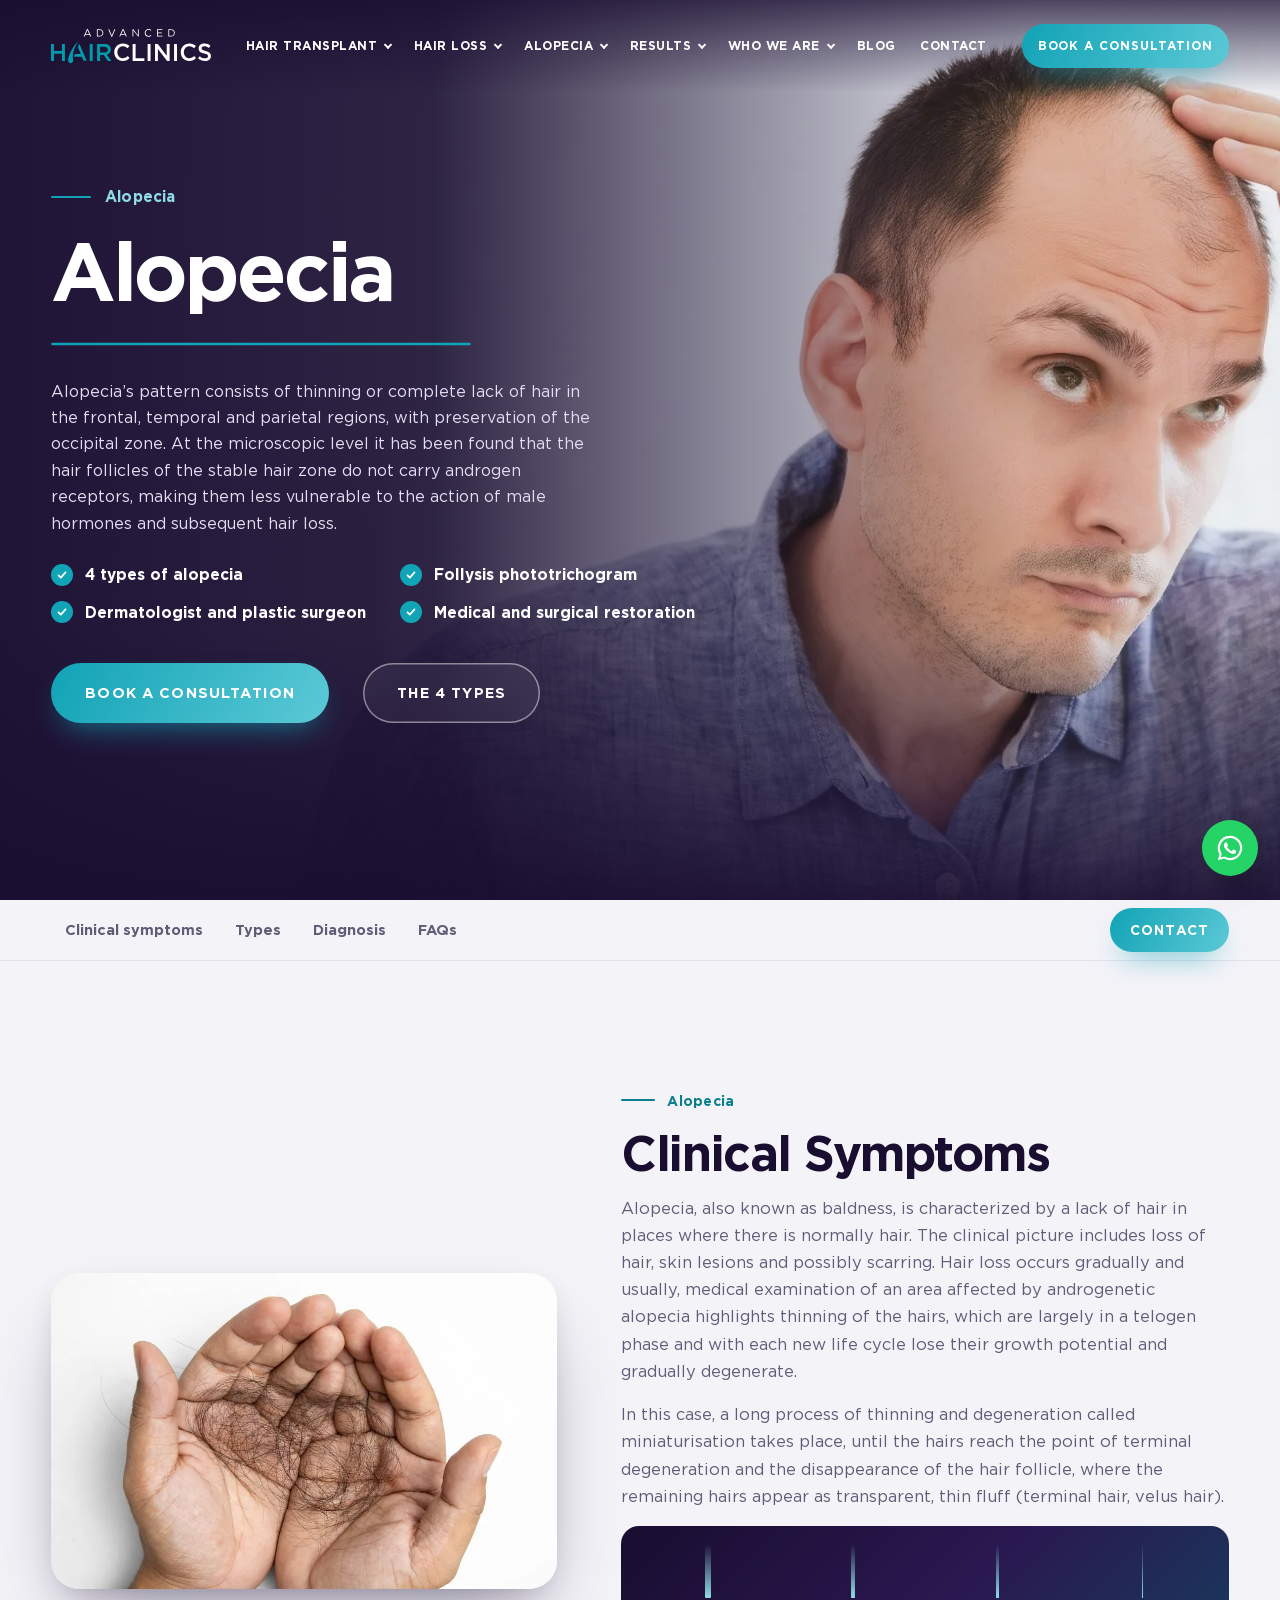
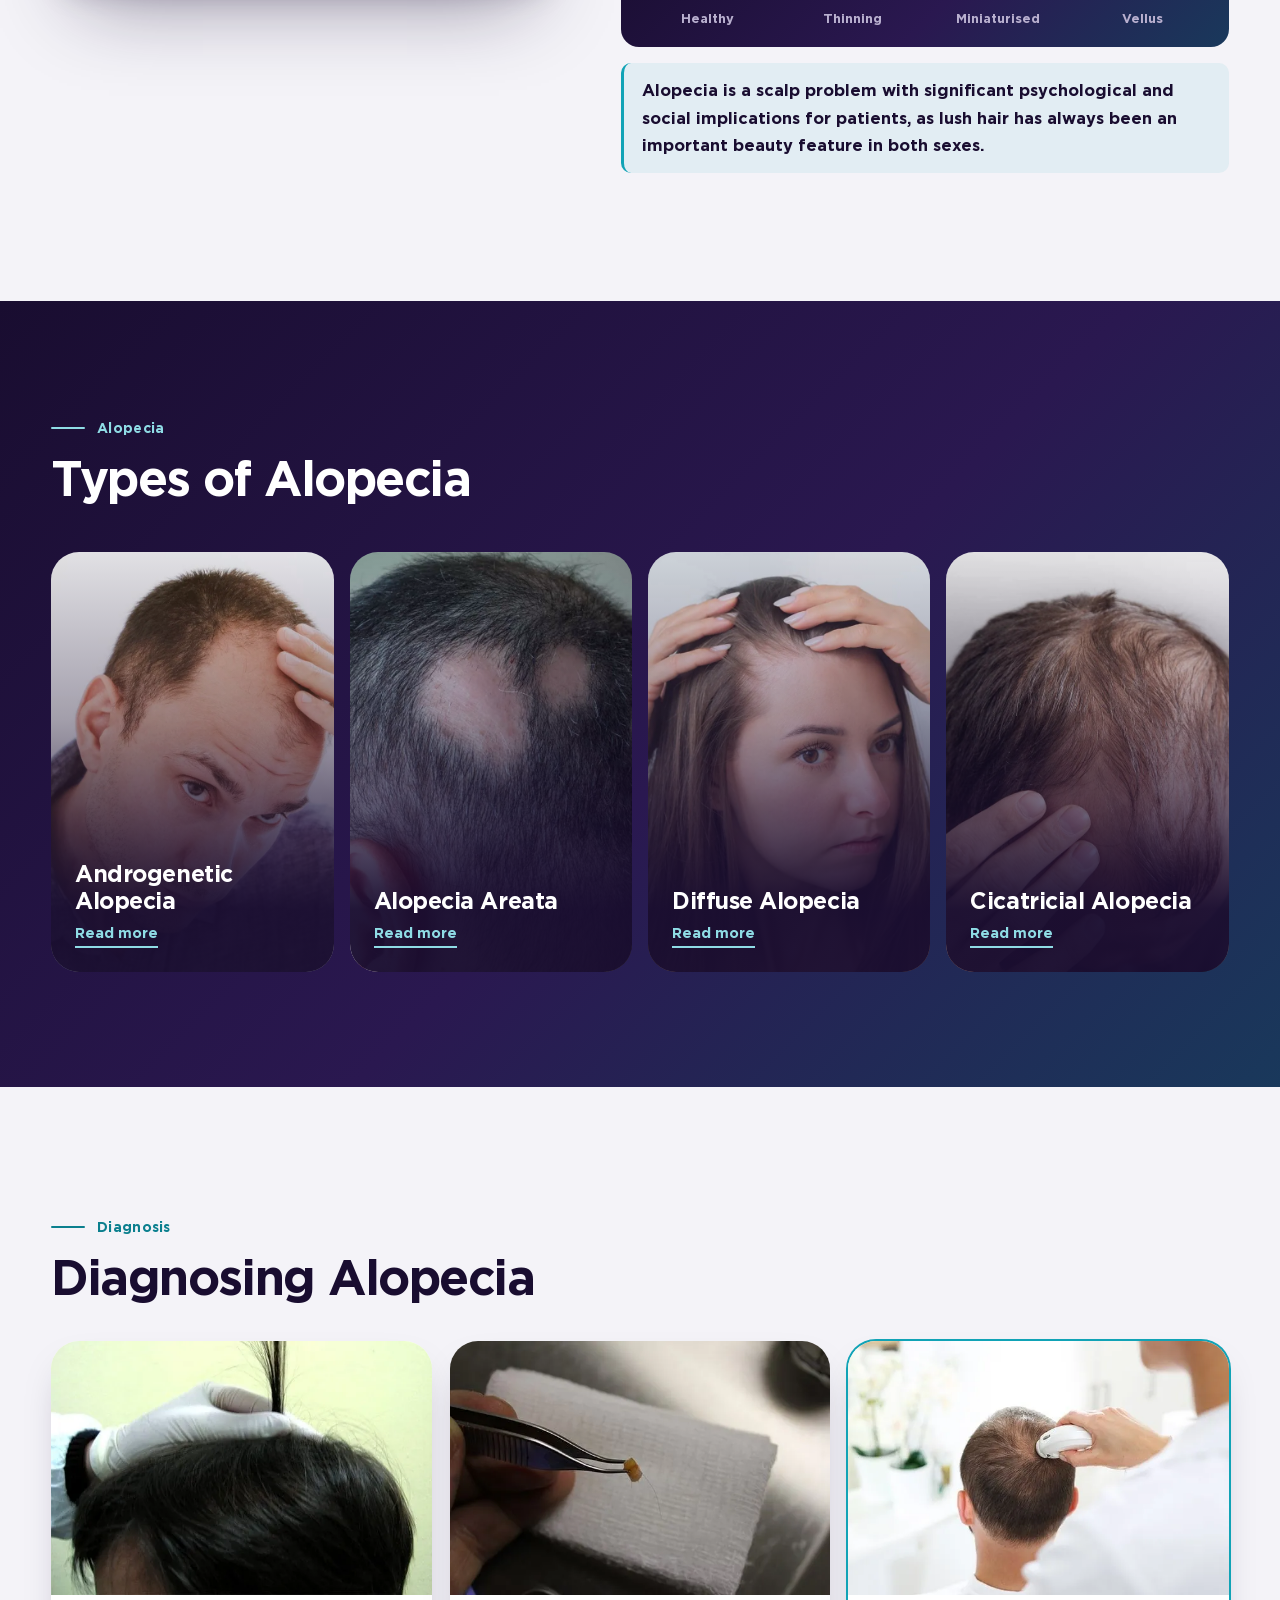
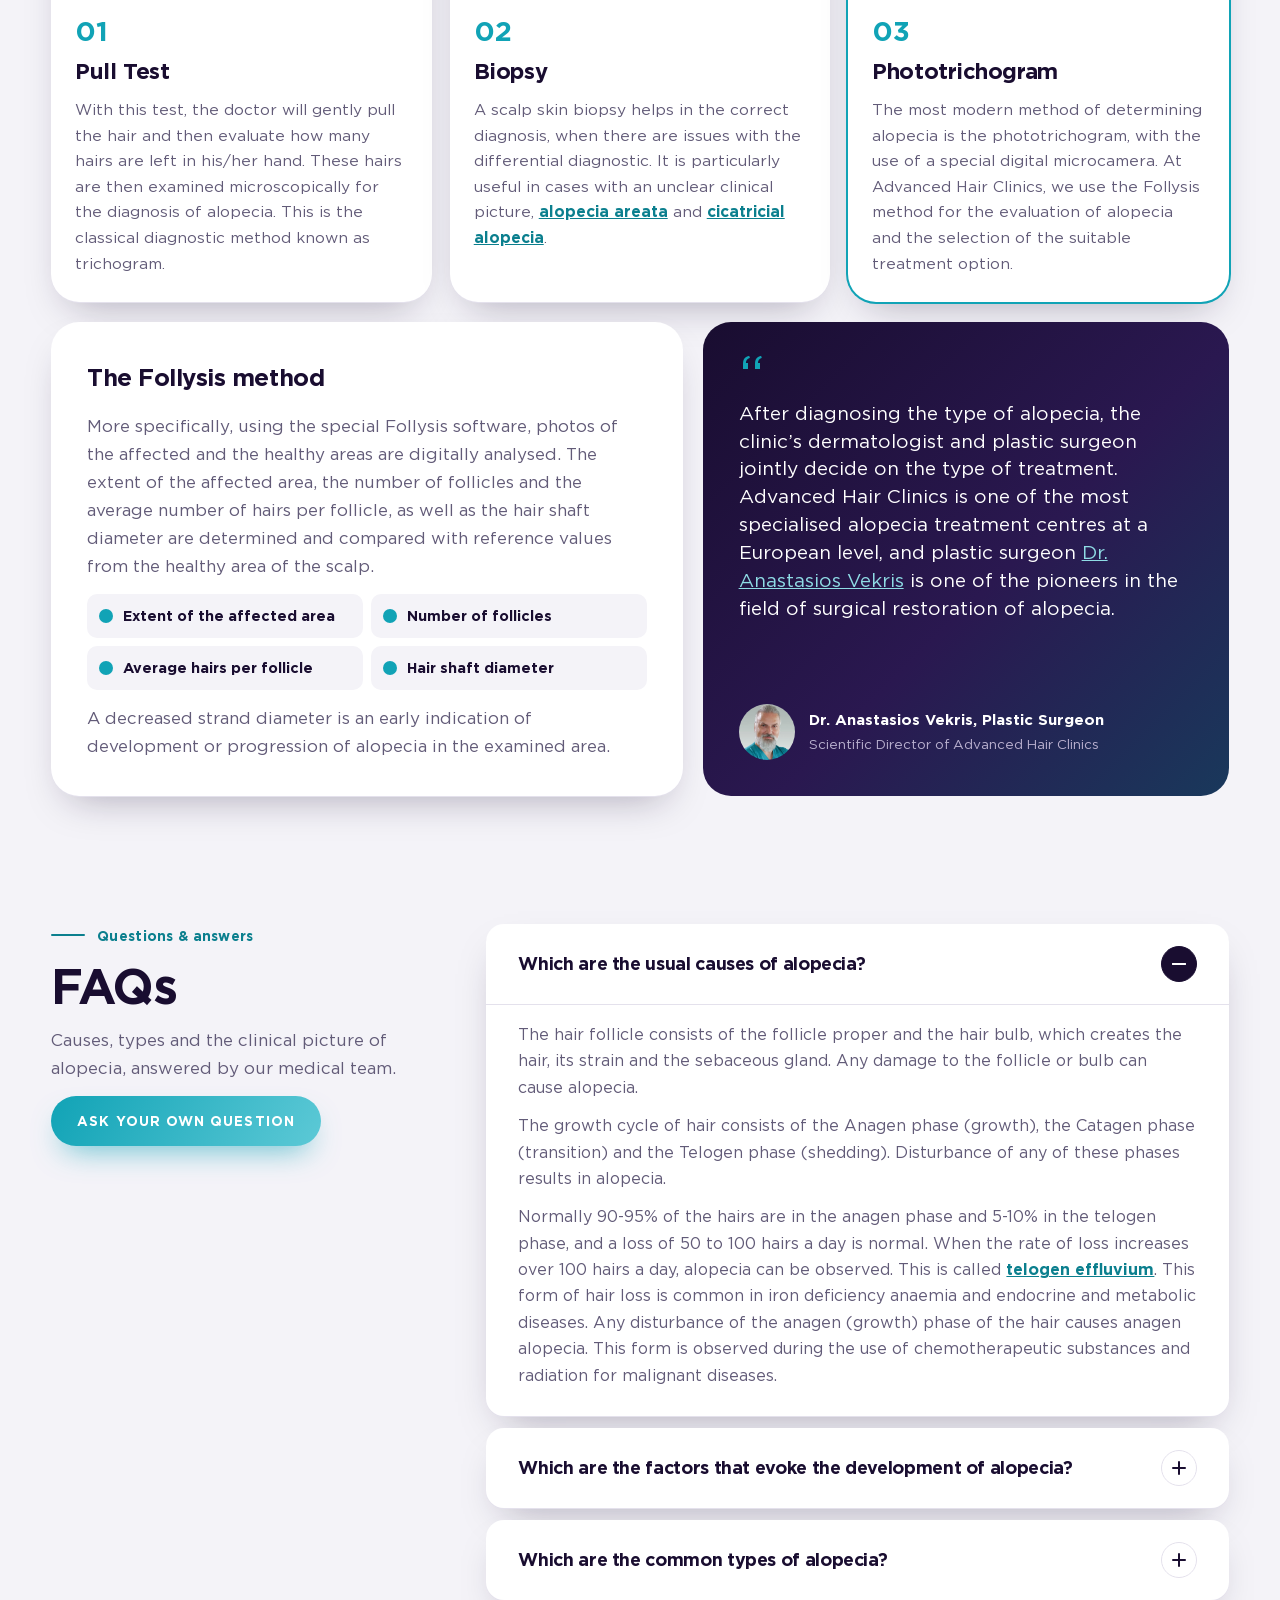
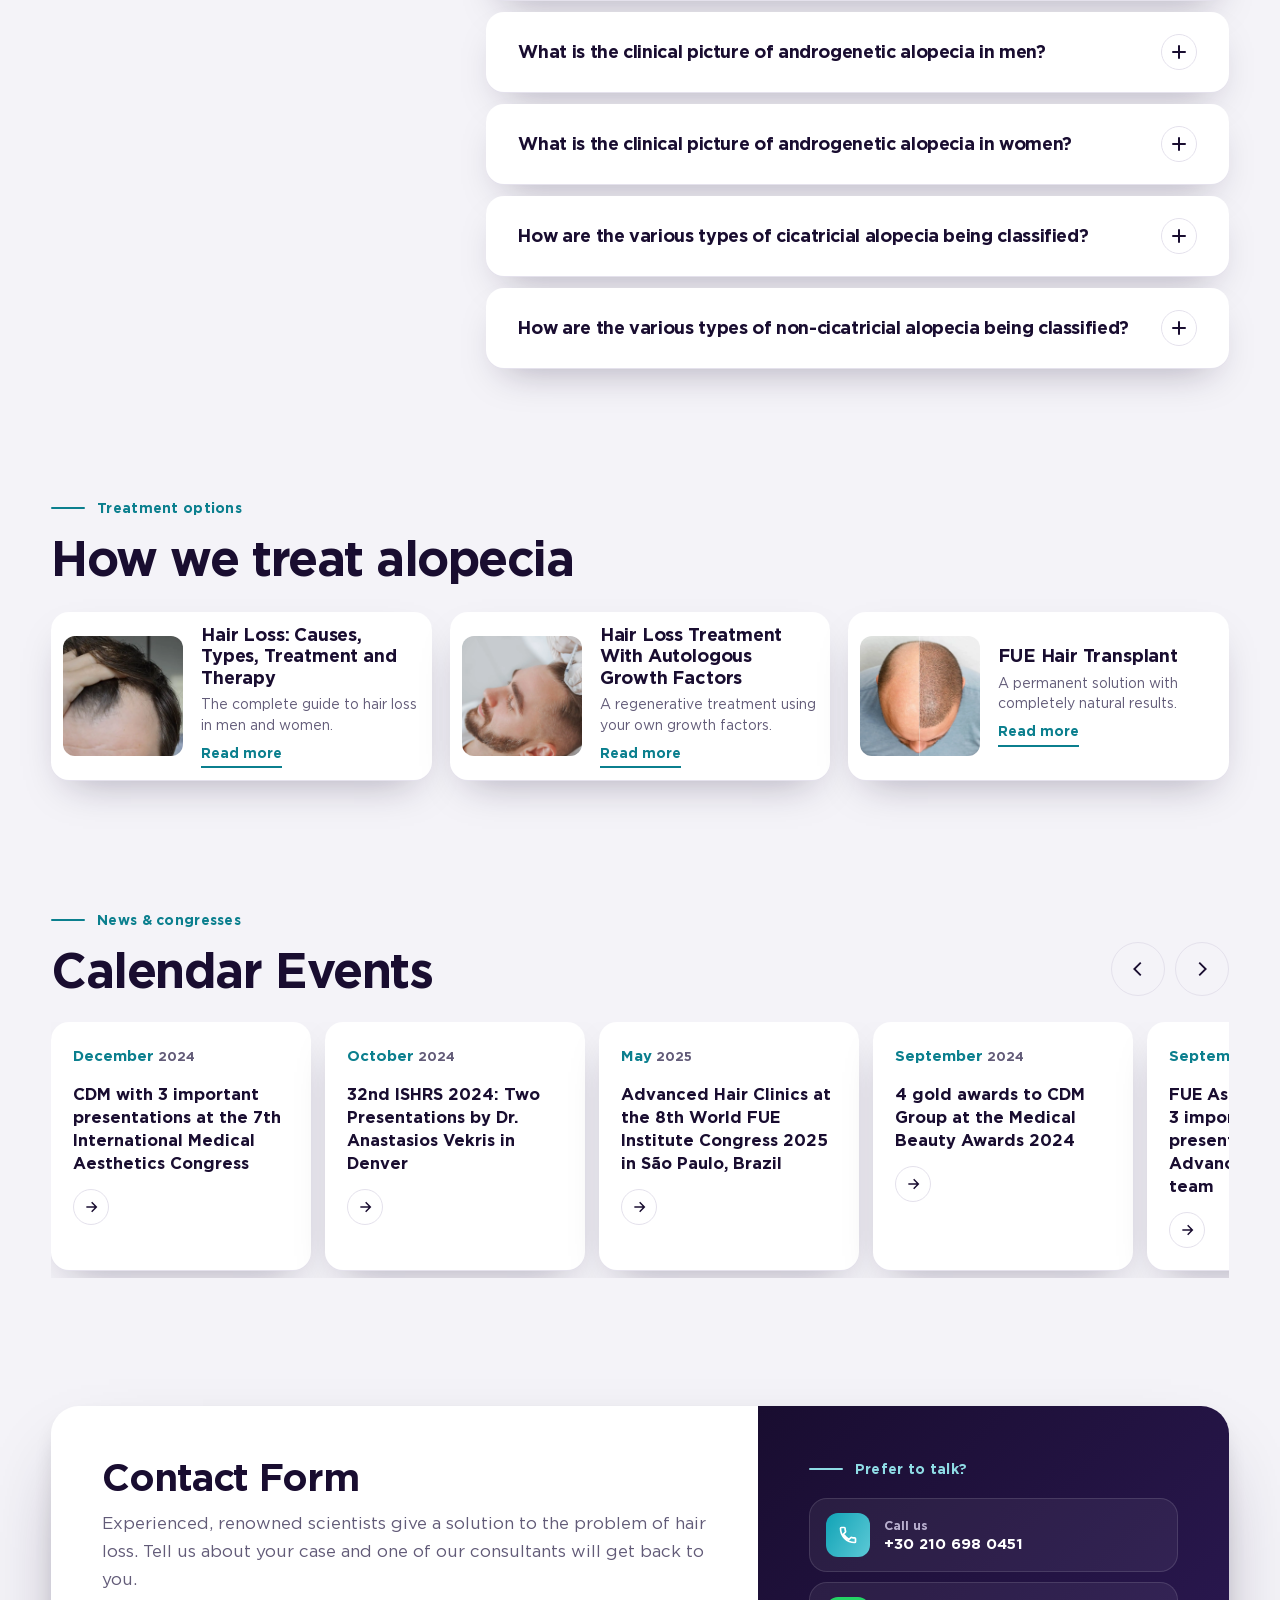
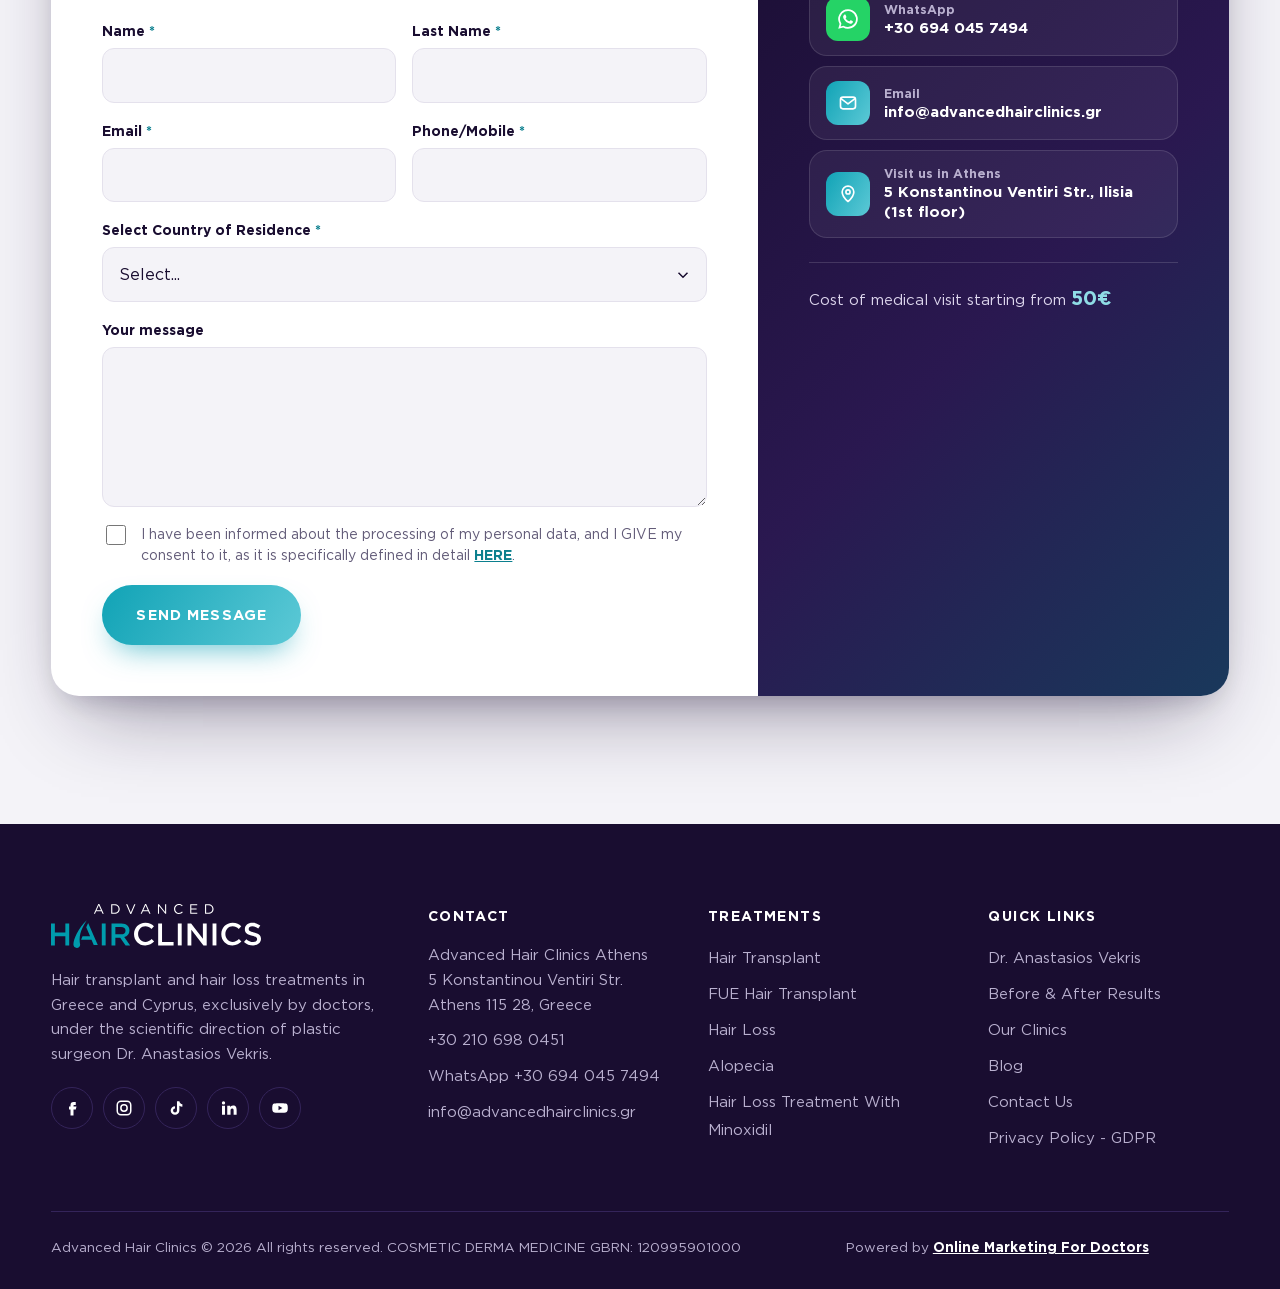
<file: alopecia/index.html>
<!doctype html>
<html lang="en">
<head>
<meta charset="utf-8">
<meta name="viewport" content="width=device-width, initial-scale=1">
<meta name="robots" content="noindex, nofollow">
<title>Alopecia: The 4 Types &amp; How They’re Treated | AHC</title>
<meta name="description" content="Androgenetic, areata, diffuse &amp; cicatricial alopecia explained, with Follysis phototrichogram diagnosis and treatment by Dr Anastasios Vekris.">
<meta name="theme-color" content="#190D30">
<link rel="icon" href="/assets/img/favicon.png">
<link rel="preload" href="/assets/fonts/ahc-regular.woff2" as="font" type="font/woff2" crossorigin>
<link rel="preload" href="/assets/fonts/ahc-bold.woff2" as="font" type="font/woff2" crossorigin>
<link rel="preload" as="image" href="/assets/img/hair-loss/hero-alopecia.webp">
<link rel="stylesheet" href="/assets/css/style.css">
<link rel="stylesheet" href="/assets/css/about.css">
<link rel="stylesheet" href="/assets/css/pages.css">
<link rel="stylesheet" href="/assets/css/blog.css">
<link rel="stylesheet" href="/assets/css/contact.css">
<link rel="stylesheet" href="/assets/css/profile.css">
<link rel="stylesheet" href="/assets/css/fue.css">
<link rel="stylesheet" href="/assets/css/info.css">
</head>
<body class="page-about page-fue page-info">
<a class="skip" href="#main">Skip to main content</a>

<!-- ============ HEADER ============ -->
<header class="site-header" id="top">
  <div class="header-inner">
    <a class="brand" href="/" aria-label="Advanced Hair Clinics home">
      <img src="/assets/img/logo-light.svg" alt="Advanced Hair Clinics" width="190" height="40">
    </a>
    <button class="btn btn-teal header-book-mobile" type="button">Book a consultation</button>

    <nav class="main-nav" aria-label="Main">
      <ul>
        <li class="has-mega"><button type="button" class="mm-top" data-g="transplant" aria-expanded="false" aria-controls="mega">Hair Transplant</button></li>
        <li class="has-mega"><button type="button" class="mm-top" data-g="loss" aria-expanded="false" aria-controls="mega">Hair Loss</button></li>
        <li class="has-mega"><button type="button" class="mm-top" data-g="alopecia" aria-expanded="false" aria-controls="mega">Alopecia</button></li>
        <li class="has-mega"><button type="button" class="mm-top" data-g="results" aria-expanded="false" aria-controls="mega">Results</button></li>
        <li class="has-mega"><button type="button" class="mm-top" data-g="about" aria-expanded="false" aria-controls="mega">Who We Are</button></li>
        <li><a href="/blog/">Blog</a></li>
        <li><a href="/contact-us/">Contact</a></li>
      </ul>
    </nav>

    <div class="header-actions">
      <a class="header-phone" href="tel:+302106980451">
        <span class="header-phone-label">Call us now</span>
        <span class="header-phone-number">+30 210 698 0451</span>
      </a>
      <button class="btn btn-teal header-book" type="button">Book a consultation</button>
      <a class="icon-btn phone-icon" href="tel:+302106980451" aria-label="Call +30 210 698 0451">
        <svg viewBox="0 0 24 24" aria-hidden="true"><path d="M6.6 10.8a15.1 15.1 0 0 0 6.6 6.6l2.2-2.2a1 1 0 0 1 1-.25 11.4 11.4 0 0 0 3.6.57 1 1 0 0 1 1 1V20a1 1 0 0 1-1 1A17 17 0 0 1 3 4a1 1 0 0 1 1-1h3.5a1 1 0 0 1 1 1c0 1.25.2 2.45.57 3.57a1 1 0 0 1-.25 1z"/></svg>
      </a>
      <button class="icon-btn menu-toggle" type="button" aria-label="Open menu" aria-expanded="false" aria-controls="mobile-menu">
        <span></span><span></span><span></span>
      </button>
    </div>
  </div>
  <div class="mega" id="mega" hidden>
    <div class="mega-inner">
      <div class="mega-col">
        <div class="mm-group" data-g="about">
          <p class="mm-h"><a href="/who-we-are/">Who We Are</a></p>
          <ul><li><a href="/who-we-are/">Who We Are</a></li><li><a href="/doctors/">Our Doctors</a></li><li><a href="/hair-transplant-clinics/">Our Clinics</a></li><li><a href="/consultants-hair-transplant-hair-loss/">Consultants</a></li></ul>
        </div>
        <div class="mm-group mm-solo">
          <p class="mm-h"><a href="/blog/">Blog - Articles</a></p>
          <p class="mm-h"><a href="/contact-us/">Contact Us</a></p>
        </div>
      </div>
      <div class="mega-col">
        <div class="mm-group" data-g="loss">
          <p class="mm-h"><a href="/hair-loss/">Hair Loss</a></p>
          <ul><li><a href="/hair-loss/">Hair Loss</a></li><li><span class="mm-off" aria-disabled="true" title="Coming soon">Male Hair Loss</span></li><li><span class="mm-off" aria-disabled="true" title="Coming soon">Female Hair Loss</span></li><li><span class="mm-off" aria-disabled="true" title="Coming soon">Tricopat Hair Loss Treatment</span></li><li><span class="mm-off" aria-disabled="true" title="Coming soon">Hair Loss Treatment With Autologous Growth Factors</span></li><li><span class="mm-off" aria-disabled="true" title="Coming soon">Hair Loss Treatment With Minoxidil</span></li><li><span class="mm-off" aria-disabled="true" title="Coming soon">Scalp Micropigmentation</span></li></ul>
        </div>
        <div class="mm-group" data-g="alopecia">
          <p class="mm-h"><a href="/alopecia/">Alopecia</a></p>
          <ul><li><a href="/alopecia/">Alopecia</a></li><li><span class="mm-off" aria-disabled="true" title="Coming soon">Androgenetic Alopecia</span></li><li><span class="mm-off" aria-disabled="true" title="Coming soon">Alopecia Areata</span></li><li><span class="mm-off" aria-disabled="true" title="Coming soon">Diffuse Alopecia</span></li><li><span class="mm-off" aria-disabled="true" title="Coming soon">Cicatricial Alopecia</span></li><li><span class="mm-off" aria-disabled="true" title="Coming soon">Hair Loss DNA Test</span></li></ul>
        </div>
      </div>
      <div class="mega-col">
        <div class="mm-group" data-g="transplant">
          <p class="mm-h"><a href="/hair-transplant/">Hair Transplant</a></p>
          <ul><li><a href="/hair-transplant/">Hair Transplant</a></li><li><a href="/fue-hair-transplant/">FUE Hair Transplant</a></li><li><a href="/vip-hair-transplant/">VIP Hair Transplant by Dr Vekris</a></li><li><span class="mm-off" aria-disabled="true" title="Coming soon">FUE Beard Transplant</span></li><li><span class="mm-off" aria-disabled="true" title="Coming soon">FUE Eyebrow Transplant</span></li><li><span class="mm-off" aria-disabled="true" title="Coming soon">Leukotrichia</span></li><li><span class="mm-off" aria-disabled="true" title="Coming soon">FUT Strip Hair Transplant</span></li><li><span class="mm-off" aria-disabled="true" title="Coming soon">FUT Strip Scars Restoration</span></li><li><span class="mm-off" aria-disabled="true" title="Coming soon">Unshaven FUE Hair Transplant</span></li><li><span class="mm-off" aria-disabled="true" title="Coming soon">Hair Transplant in Women</span></li><li><span class="mm-off" aria-disabled="true" title="Coming soon">Hair Transplant Timeline Month by Month</span></li></ul>
        </div>
        <div class="mm-group" data-g="results">
          <p class="mm-h"><a href="/before-after-results/">Before-After Results</a></p>
          <ul><li><a href="/before-after-results/#fue-hair-transplant">Hair Transplant Results</a></li><li><a href="/before-after-results/#eyebrow-transplant">Eyebrow Transplant Results</a></li><li><a href="/before-after-results/#beard-transplant">Beard Transplant Results</a></li><li><a href="/before-after-results/#unshaven-fue-hair-transplant">Unshaven Hair Transplant Results</a></li><li><a href="/before-after-results/#autologous-hair-mesotherapy">Autologous Hair Mesotherapy Results</a></li><li><a href="/before-after-results/#scalp-micropigmentation">Scalp Micropigmentation Results</a></li></ul>
        </div>
      </div>
      <div class="mega-cards">
        <a class="mega-card" href="/plastic-surgeon-dr-anastasios-vekris/">
          <img src="/assets/img/about/doctors/anastasios-vekris.webp" alt="" width="720" height="720" loading="lazy">
          <span class="mc-k">Scientific Director</span>
          <span class="mc-t">Dr. Anastasios Vekris</span>
          <span class="mc-p">Plastic surgeon and President of the FUE Europe Society.</span>
          <span class="text-link light">Meet Dr. Vekris</span>
        </a>
        <a class="mega-card mega-card-vip" href="/vip-hair-transplant/">
          <img src="/assets/img/gen/surgery-card.webp" alt="" width="600" height="737" loading="lazy">
          <span class="mc-k">Vekris Signature</span>
          <span class="mc-t">VIP Hair Transplant</span>
          <span class="mc-p">Performed by Dr. Vekris himself, in complete confidence.</span>
          <span class="text-link light">Discover VIP</span>
        </a>
      </div>
    </div>
  </div>
</header>

<!-- Mobile menu -->
<div class="mobile-menu" id="mobile-menu" hidden>
  <nav aria-label="Mobile">
    <details>
      <summary>Who We Are</summary>
      <a href="/who-we-are/">Who We Are</a><a href="/doctors/">Our Doctors</a><a href="/hair-transplant-clinics/">Our Clinics</a><a href="/consultants-hair-transplant-hair-loss/">Consultants</a>
    </details>
    <details>
      <summary>Hair Transplant</summary>
      <a href="/hair-transplant/">Hair Transplant</a><a href="/fue-hair-transplant/">FUE Hair Transplant</a><a href="/vip-hair-transplant/">VIP Hair Transplant by Dr Vekris</a><span class="mm-off" aria-disabled="true" title="Coming soon">FUE Beard Transplant</span><span class="mm-off" aria-disabled="true" title="Coming soon">FUE Eyebrow Transplant</span><span class="mm-off" aria-disabled="true" title="Coming soon">Leukotrichia</span><span class="mm-off" aria-disabled="true" title="Coming soon">FUT Strip Hair Transplant</span><span class="mm-off" aria-disabled="true" title="Coming soon">FUT Strip Scars Restoration</span><span class="mm-off" aria-disabled="true" title="Coming soon">Unshaven FUE Hair Transplant</span><span class="mm-off" aria-disabled="true" title="Coming soon">Hair Transplant in Women</span><span class="mm-off" aria-disabled="true" title="Coming soon">Hair Transplant Timeline Month by Month</span>
    </details>
    <details>
      <summary>Hair Loss</summary>
      <a href="/hair-loss/">Hair Loss</a><span class="mm-off" aria-disabled="true" title="Coming soon">Male Hair Loss</span><span class="mm-off" aria-disabled="true" title="Coming soon">Female Hair Loss</span><span class="mm-off" aria-disabled="true" title="Coming soon">Tricopat Hair Loss Treatment</span><span class="mm-off" aria-disabled="true" title="Coming soon">Hair Loss Treatment With Autologous Growth Factors</span><span class="mm-off" aria-disabled="true" title="Coming soon">Hair Loss Treatment With Minoxidil</span><span class="mm-off" aria-disabled="true" title="Coming soon">Scalp Micropigmentation</span>
    </details>
    <details>
      <summary>Alopecia</summary>
      <a href="/alopecia/">Alopecia</a><span class="mm-off" aria-disabled="true" title="Coming soon">Androgenetic Alopecia</span><span class="mm-off" aria-disabled="true" title="Coming soon">Alopecia Areata</span><span class="mm-off" aria-disabled="true" title="Coming soon">Diffuse Alopecia</span><span class="mm-off" aria-disabled="true" title="Coming soon">Cicatricial Alopecia</span><span class="mm-off" aria-disabled="true" title="Coming soon">Hair Loss DNA Test</span>
    </details>
    <details>
      <summary>Before-After Results</summary>
      <a href="/before-after-results/#fue-hair-transplant">Hair Transplant Results</a><a href="/before-after-results/#eyebrow-transplant">Eyebrow Transplant Results</a><a href="/before-after-results/#beard-transplant">Beard Transplant Results</a><a href="/before-after-results/#unshaven-fue-hair-transplant">Unshaven Hair Transplant Results</a><a href="/before-after-results/#autologous-hair-mesotherapy">Autologous Hair Mesotherapy Results</a><a href="/before-after-results/#scalp-micropigmentation">Scalp Micropigmentation Results</a>
    </details>
    <a href="/plastic-surgeon-dr-anastasios-vekris/">Dr Vekris</a>
    <a href="/blog/">Blog</a>
    <a href="/contact-us/">Contact</a>
  </nav>
  <div class="mobile-menu-foot">
    <a class="header-phone" href="tel:+302106980451">
      <span class="header-phone-label">Call us now</span>
      <span class="header-phone-number">+30 210 698 0451</span>
    </a>
    <button class="btn btn-teal" type="button">Book a consultation</button>
  </div>
</div>

<main id="main">

<!-- ============ HERO ============ -->
<section class="hero hero-about hero-info hero-alopecia" aria-label="Introduction">
  <img class="hero-img" src="/assets/img/hair-loss/hero-alopecia.webp" alt="A man checks his receding hairline" width="2560" height="1086" fetchpriority="high">
  <div class="hero-shade" aria-hidden="true"></div>
  <div class="hero-content">
    <p class="hero-eyebrow">Alopecia</p>
    <h1 class="hero-title info-h1">Alopecia</h1>
    <svg class="hairline hero-hairline" viewBox="0 0 600 4" preserveAspectRatio="none" aria-hidden="true"><path d="M2 2 H598"/></svg>
    <p class="hero-sub">Alopecia’s pattern consists of thinning or complete lack of hair in the frontal, temporal and parietal regions, with preservation of the occipital zone. At the microscopic level it has been found that the hair follicles of the stable hair zone do not carry androgen receptors, making them less vulnerable to the action of male hormones and subsequent hair loss.</p>
    <ul class="hero-points"><li>4 types of alopecia</li><li>Follysis phototrichogram</li><li>Dermatologist and plastic surgeon</li><li>Medical and surgical restoration</li></ul>
    <div class="hero-cta">
      <a class="btn btn-teal btn-lg" href="#contact-form">Book a consultation</a>
      <a class="btn btn-ghost btn-lg" href="#types">The 4 types</a>
    </div>
  </div>
</section>
<nav class="page-nav" aria-label="On this page">
  <div class="page-nav-inner">
    <ul><li><a href="#symptoms">Clinical symptoms</a></li><li><a href="#types">Types</a></li><li><a href="#diagnosis">Diagnosis</a></li><li><a href="#faqs">FAQs</a></li></ul>
    <a class="btn btn-teal page-nav-cta" href="#contact-form">Contact</a>
  </div>
</nav>

<!-- ============ SYMPTOMS ============ -->
<section class="prev symptoms" id="symptoms" aria-labelledby="sym-title">
  <figure class="prev-fig"><img src="/assets/img/hair-loss/symptoms.webp" alt="Fallen hair held in cupped hands" loading="lazy" width="1000" height="625"></figure>
  <div class="prev-text">
    <p class="kicker">Alopecia</p>
    <h2 id="sym-title" class="h2">Clinical Symptoms</h2>
    <p>Alopecia, also known as baldness, is characterized by a lack of hair in places where there is normally hair. The clinical picture includes loss of hair, skin lesions and possibly scarring. Hair loss occurs gradually and usually, medical examination of an area affected by androgenetic alopecia highlights thinning of the hairs, which are largely in a telogen phase and with each new life cycle lose their growth potential and gradually degenerate.</p>
    <p>In this case, a long process of thinning and degeneration called miniaturisation takes place, until the hairs reach the point of terminal degeneration and the disappearance of the hair follicle, where the remaining hairs appear as transparent, thin fluff (terminal hair, velus hair).</p>
    <div class="mini-steps" aria-hidden="true"><span><i style="--w:6px"></i>Healthy</span><span><i style="--w:4px"></i>Thinning</span><span><i style="--w:2.5px"></i>Miniaturised</span><span><i style="--w:1px"></i>Vellus</span></div>
    <p class="note">Alopecia is a scalp problem with significant psychological and social implications for patients, as lush hair has always been an important beauty feature in both sexes.</p>
  </div>
</section>

<!-- ============ TYPES ============ -->
<section class="types" id="types" aria-labelledby="types-title">
  <div class="types-head">
    <p class="kicker light">Alopecia</p>
    <h2 id="types-title" class="h2">Types of Alopecia</h2>
  </div>
  <ul class="types-grid">
    <li><a href="/androgenetic-alopecia/"><img src="/assets/img/hair-loss/androgenetic.webp" alt="" loading="lazy"><span class="ty-body"><h3>Androgenetic Alopecia</h3><span class="text-link light">Read more</span></span></a></li>
    <li><a href="/alopecia-areata/"><img src="/assets/img/hair-loss/areata.webp" alt="" loading="lazy"><span class="ty-body"><h3>Alopecia Areata</h3><span class="text-link light">Read more</span></span></a></li>
    <li><a href="/diffuse-alopecia/"><img src="/assets/img/hair-loss/diffuse.webp" alt="" loading="lazy"><span class="ty-body"><h3>Diffuse Alopecia</h3><span class="text-link light">Read more</span></span></a></li>
    <li><a href="/cicatricial-alopecia/"><img src="/assets/img/hair-loss/cicatricial.webp" alt="" loading="lazy"><span class="ty-body"><h3>Cicatricial Alopecia</h3><span class="text-link light">Read more</span></span></a></li>
  </ul>
</section>

<!-- ============ DIAGNOSIS ============ -->
<section class="diag al-diag" id="diagnosis" aria-labelledby="diag-title">
  <div class="diag-head"><p class="kicker">Diagnosis</p><h2 id="diag-title" class="h2">Diagnosing Alopecia</h2></div>
  <ul class="dcards">
    <li><img src="/assets/img/hair-loss/pull-test.webp" alt="A doctor performs a pull test on the hair" loading="lazy" width="600" height="400"><div><span class="dc-n">01</span><h3>Pull Test</h3><p>With this test, the doctor will gently pull the hair and then evaluate how many hairs are left in his/her hand. These hairs are then examined microscopically for the diagnosis of alopecia. This is the classical diagnostic method known as trichogram.</p></div></li>
    <li><img src="/assets/img/hair-loss/biopsy.webp" alt="A scalp skin sample for biopsy" loading="lazy" width="600" height="400"><div><span class="dc-n">02</span><h3>Biopsy</h3><p>A scalp skin biopsy helps in the correct diagnosis, when there are issues with the differential diagnostic. It is particularly useful in cases with an unclear clinical picture, <a href="/alopecia-areata/">alopecia areata</a> and <a href="/cicatricial-alopecia/">cicatricial alopecia</a>.</p></div></li>
    <li class="dc-star"><img src="/assets/img/hair-loss/phototrichogram.webp" alt="A digital microcamera examines the scalp for a phototrichogram" loading="lazy" width="600" height="400"><div><span class="dc-n">03</span><h3>Phototrichogram</h3><p>The most modern method of determining alopecia is the phototrichogram, with the use of a special digital microcamera. At Advanced Hair Clinics, we use the Follysis method for the evaluation of alopecia and the selection of the suitable treatment option.</p></div></li>
  </ul>
  <div class="follysis">
    <div class="fy-text">
      <h3>The Follysis method</h3>
      <p>More specifically, using the special Follysis software, photos of the affected and the healthy areas are digitally analysed. The extent of the affected area, the number of follicles and the average number of hairs per follicle, as well as the hair shaft diameter are determined and compared with reference values from the healthy area of the scalp.</p>
      <ul class="fy-list"><li>Extent of the affected area</li><li>Number of follicles</li><li>Average hairs per follicle</li><li>Hair shaft diameter</li></ul>
      <p>A decreased strand diameter is an early indication of development or progression of alopecia in the examined area.</p>
    </div>
    <figure class="fy-quote">
      <blockquote>After diagnosing the type of alopecia, the clinic’s dermatologist and plastic surgeon jointly decide on the type of treatment. Advanced Hair Clinics is one of the most specialised alopecia treatment centres at a European level, and plastic surgeon <a href="/plastic-surgeon-dr-anastasios-vekris/">Dr. Anastasios Vekris</a> is one of the pioneers in the field of surgical restoration of alopecia.</blockquote>
      <figcaption><img src="/assets/img/about/doctors/anastasios-vekris.webp" alt="" loading="lazy" width="720" height="720"><span><strong>Dr. Anastasios Vekris, Plastic Surgeon</strong>Scientific Director of Advanced Hair Clinics</span></figcaption>
    </figure>
  </div>
</section>

<!-- ============ FAQS ============ -->
<section class="faqs" id="faqs" aria-labelledby="faqs-title">
  <div class="faqs-head">
    <p class="kicker">Questions &amp; answers</p>
    <h2 id="faqs-title" class="h2">FAQs</h2>
    <p>Causes, types and the clinical picture of alopecia, answered by our medical team.</p>
    <a class="btn btn-teal" href="#contact-form">Ask your own question</a>
  </div>
  <div class="cv-acc faq-acc">
    <details class="cv-item faq" open>
      <summary><h3>Which are the usual causes of alopecia?</h3><span class="cv-plus" aria-hidden="true"></span></summary>
      <div class="cv-body faq-body"><p>The hair follicle consists of the follicle proper and the hair bulb, which creates the hair, its strain and the sebaceous gland. Any damage to the follicle or bulb can cause alopecia.</p><p>The growth cycle of hair consists of the Anagen phase (growth), the Catagen phase (transition) and the Telogen phase (shedding). Disturbance of any of these phases results in alopecia.</p><p>Normally 90-95% of the hairs are in the anagen phase and 5-10% in the telogen phase, and a loss of 50 to 100 hairs a day is normal. When the rate of loss increases over 100 hairs a day, alopecia can be observed. This is called <a href="https://en.wikipedia.org/wiki/Telogen_effluvium" target="_blank" rel="noopener">telogen effluvium</a>. This form of hair loss is common in iron deficiency anaemia and endocrine and metabolic diseases. Any disturbance of the anagen (growth) phase of the hair causes anagen alopecia. This form is observed during the use of chemotherapeutic substances and radiation for malignant diseases.</p></div>
    </details>
    <details class="cv-item faq">
      <summary><h3>Which are the factors that evoke the development of alopecia?</h3><span class="cv-plus" aria-hidden="true"></span></summary>
      <div class="cv-body faq-body"><p>Surgery and childbirth can cause transient alopecia. Anxiety and stress, constant pulling of hair during brushing, and hair styling techniques can lead to <a href="https://en.wikipedia.org/wiki/Traction_alopecia" target="_blank" rel="noopener">traction alopecia</a>. There are also cases of alopecia that have an autoimmune aetiology, such as pathological cicatricial alopecia in case of lichen planus, systemic lupus erythematosus, scleroderma, etc. Also, chronic use of certain medications, such as antidepressants, cortisone or hormonal preparations, can cause hair thinning, hair loss and eventually alopecia, which in most cases is reversible if the medication is discontinued. Alopecia is also due to:</p><ul class="chips"><li>Hereditary</li><li>Hormonal factors</li><li>Chronic inflammations</li><li>Diabetes</li><li>Fungal infections</li><li>Thyroid disease</li><li>Hypervitaminosis A</li><li>Iron deficiency</li><li>Poor diet</li></ul></div>
    </details>
    <details class="cv-item faq">
      <summary><h3>Which are the common types of alopecia?</h3><span class="cv-plus" aria-hidden="true"></span></summary>
      <div class="cv-body faq-body"><p>The most common form in men, in a percentage of more than 90%, is androgenetic alopecia (male pattern hair loss, commonly known as baldness), while in women, androgenetic alopecia is the cause in about 50% of cases. The most common form in children is <a href="/alopecia-areata/">alopecia areata</a> (spot baldness) and traction alopecia, which is due to pulling the hairs and usually has psychological roots.</p><p>Localised traumatic alopecia, resulting from injuries, burns, accidents etc. is a quite frequent form of alopecia. Furthermore, there are frequent cases of traumatic alopecia resulting from a previous hair transplantation performed with the older hair restoration technique named <a href="/fut-strip-hair-transplant/">Strip or FUT</a>, as this technique always leaves a postoperative linear scar in the donor site in the occipital region of the head. Traumatic alopecia usually involves the scalp, but can also involve facial hair, especially the eyebrows and beard.</p></div>
    </details>
    <details class="cv-item faq">
      <summary><h3>What is the clinical picture of androgenetic alopecia in men?</h3><span class="cv-plus" aria-hidden="true"></span></summary>
      <div class="cv-body faq-body"><p>The pattern of androgenetic alopecia in men consists in thinning or complete lack of hair in the frontal, temporal and parietal regions, while the occipital area is spared. At a microscopic level, it has been found that the hair follicles in the constant hair growth zone do not have androgen receptors, making them less susceptible to the action of male hormones and the subsequent hair loss.</p></div>
    </details>
    <details class="cv-item faq">
      <summary><h3>What is the clinical picture of androgenetic alopecia in women?</h3><span class="cv-plus" aria-hidden="true"></span></summary>
      <div class="cv-body faq-body"><p>In women, the total lack of hair in a particular area is extremely rare compared to men, in whom it is extremely frequent. The continuing growth of hair in the occipital and lateral temporal regions, even in old age, is a feature that is observed worldwide and defines the so-called ‛constant hair growth zone’, which serves as a donor site for hair transplantation.</p><p><a href="/androgenetic-alopecia/">Androgenic alopecia</a> in women shows a more diffuse form, normally with retention of the front hairline, hair thinning in the frontal and parietal regions, and hair growth that is maintained in the occipital region. It can be circumscribed (patchy), diffuse or total. It is also divided in cicatricial (scarring) and non-cicatricial (non-scarring).</p></div>
    </details>
    <details class="cv-item faq">
      <summary><h3>How are the various types of cicatricial alopecia being classified?</h3><span class="cv-plus" aria-hidden="true"></span></summary>
      <div class="cv-body faq-body"><div class="tree"><p class="tree-h">Cicatricial (scarring)</p><div class="tree-cols"><div><p class="tree-s">Pathological cicatricial alopecia</p><ul class="cv-list"><li>Lichen planus</li><li>Systemic lupus erythematosus, scleroderma</li><li>Other auto-immune diseases</li><li>Neoplastic aetiology (basal-cell or squamous-cell carcinoma)</li><li>Inflammatory aetiology (bacterial, fungal or viral)</li><li>Congenital aetiology (ichthyosis, congenital absence of skin)</li></ul></div><div><p class="tree-s">Traumatic cicatricial alopecia</p><ul class="cv-list"><li>From injury or burn</li><li>Damages after radiation</li><li>Postoperative scars</li><li>Scars resulted from previous hair transplantation performed with the FUT or Strip method</li></ul></div></div></div></div>
    </details>
    <details class="cv-item faq">
      <summary><h3>How are the various types of non-cicatricial alopecia being classified?</h3><span class="cv-plus" aria-hidden="true"></span></summary>
      <div class="cv-body faq-body"><div class="tree"><div class="tree-cols"><div><p class="tree-s">Normal alopecia</p><ul class="cv-list"><li><a href="/alopecia-areata/">Alopecia areata</a> (spot baldness)</li><li><a href="/androgenetic-alopecia/">Androgenetic alopecia</a> (male pattern hair loss)</li></ul><p class="tree-s">Alopecia induced by various harmful factors</p><p class="tree-t"><a href="/diffuse-alopecia/">Diffuse alopecia</a>, depending on the image of trichogram</p><ul class="cv-list"><li>Telogen alopecia or telogen effluvium</li><li>Dystrophic or anagen alopecia</li><li>Mixed alopecia</li></ul></div><div><p class="tree-t">Diffuse alopecia, depending on the harmful factor</p><ul class="cv-list"><li>Due to endocrinal disorders</li><li>Caused by medicinal and chemical substance</li><li>Caused by nutritional and metabolic disorders</li><li>Chronic diffuse alopecia</li></ul><p class="tree-s">Traumatic alopecia</p><ul class="cv-list"><li>Trichotillomania</li><li>Traction alopecia</li></ul></div></div></div></div>
    </details>
  </div>
</section>

<!-- ============ RELATED ============ -->
<section class="related-info" aria-labelledby="rel-title">
  <div class="ri-head"><p class="kicker">Treatment options</p><h2 id="rel-title" class="h2">How we treat alopecia</h2></div>
  <ul class="tcards">
    <li class="tcard"><a href="/hair-loss/"><span class="tc-img"><img src="/assets/img/hair-loss/medications.webp" alt="" loading="lazy" width="1024" height="1024"></span><span class="tc-body"><h3>Hair Loss: Causes, Types, Treatment and Therapy</h3><span class="tc-text">The complete guide to hair loss in men and women.</span><span class="text-link">Read more</span></span></a></li>
    <li class="tcard"><a href="/hair-loss-treatment-with-autologous-growth-factors/"><span class="tc-img"><img src="/assets/img/hair-loss/prp.webp" alt="" loading="lazy" width="1024" height="1024"></span><span class="tc-body"><h3>Hair Loss Treatment With Autologous Growth Factors</h3><span class="tc-text">A regenerative treatment using your own growth factors.</span><span class="text-link">Read more</span></span></a></li>
    <li class="tcard"><a href="/fue-hair-transplant/"><span class="tc-img"><img src="/assets/img/hair-loss/transplant.webp" alt="" loading="lazy" width="1024" height="1024"></span><span class="tc-body"><h3>FUE Hair Transplant</h3><span class="tc-text">A permanent solution with completely natural results.</span><span class="text-link">Read more</span></span></a></li>
  </ul>
</section>

<!-- ============ EVENTS ============ -->
<section class="events" aria-labelledby="events-title">
  <div class="events-head">
    <div>
      <p class="kicker">News &amp; congresses</p>
      <h2 id="events-title" class="h2">Calendar Events</h2>
    </div>
    <div class="training-nav ev-nav">
      <button class="round-btn" type="button" data-dir="-1" aria-label="Previous events"><svg viewBox="0 0 24 24" aria-hidden="true"><path d="M15 5l-7 7 7 7"/></svg></button>
      <button class="round-btn" type="button" data-dir="1" aria-label="Next events"><svg viewBox="0 0 24 24" aria-hidden="true"><path d="M9 5l7 7-7 7"/></svg></button>
    </div>
  </div>
  <ul class="ev-track" id="ev-track">
    <li class="ev"><a href="/cdm-group-7th-international-aesthetic-medicine-congress-2024/"><span class="ev-date"><strong>December</strong> 2024</span><h3>CDM with 3 important presentations at the 7th International Medical Aesthetics Congress</h3><span class="ev-more" aria-hidden="true"><svg viewBox="0 0 24 24"><path d="M5 12h14M13 5l7 7-7 7"/></svg></span></a></li>
    <li class="ev"><a href="/32nd-ishrs-2024-anastasios-vekris-international-congress/"><span class="ev-date"><strong>October</strong> 2024</span><h3>32nd ISHRS 2024: Two Presentations by Dr. Anastasios Vekris in Denver</h3><span class="ev-more" aria-hidden="true"><svg viewBox="0 0 24 24"><path d="M5 12h14M13 5l7 7-7 7"/></svg></span></a></li>
    <li class="ev"><a href="/world-fue-institute-congress-2025-brazil/"><span class="ev-date"><strong>May</strong> 2025</span><h3>Advanced Hair Clinics at the 8th World FUE Institute Congress 2025 in São Paulo, Brazil</h3><span class="ev-more" aria-hidden="true"><svg viewBox="0 0 24 24"><path d="M5 12h14M13 5l7 7-7 7"/></svg></span></a></li>
    <li class="ev"><a href="/4-gold-awards-to-cdm-at-the-medical-beauty-awards-2024/"><span class="ev-date"><strong>September</strong> 2024</span><h3>4 gold awards to CDM Group at the Medical Beauty Awards 2024</h3><span class="ev-more" aria-hidden="true"><svg viewBox="0 0 24 24"><path d="M5 12h14M13 5l7 7-7 7"/></svg></span></a></li>
    <li class="ev"><a href="/dr-vekris-fue-asia-congress-workshop-2024/"><span class="ev-date"><strong>September</strong> 2024</span><h3>FUE Asia Thailand: With 3 important presentations the Advanced Hair Clinics team</h3><span class="ev-more" aria-hidden="true"><svg viewBox="0 0 24 24"><path d="M5 12h14M13 5l7 7-7 7"/></svg></span></a></li>
    <li class="ev"><a href="/dr-vekris-larhrc-mexico/"><span class="ev-date"><strong>June</strong> 2024</span><h3>Four presentations for Advanced Hair Clinics at the LAHRC Conference – Workshop in Mexico</h3><span class="ev-more" aria-hidden="true"><svg viewBox="0 0 24 24"><path d="M5 12h14M13 5l7 7-7 7"/></svg></span></a></li>
    <li class="ev"><a href="/vekris-conference-fullface-2024/"><span class="ev-date"><strong>June</strong> 2024</span><h3>Dr. Anastasios Vekris at the FULLFACE International Conference in Istanbul</h3><span class="ev-more" aria-hidden="true"><svg viewBox="0 0 24 24"><path d="M5 12h14M13 5l7 7-7 7"/></svg></span></a></li>
    <li class="ev"><a href="/46th-sistri-milan-2024/"><span class="ev-date"><strong>May</strong> 2024</span><h3>Dr. Vekris at the 46th S.I.TRI Congress in Milan – Scar restoration with FUE</h3><span class="ev-more" aria-hidden="true"><svg viewBox="0 0 24 24"><path d="M5 12h14M13 5l7 7-7 7"/></svg></span></a></li>
    <li class="ev"><a href="/ahc-award-dr-vekris-7th-world-fue-institute-workshop-2024/"><span class="ev-date"><strong>May</strong> 2024</span><h3>AHC Award at the 7th World FUE Institute Workshop 2024</h3><span class="ev-more" aria-hidden="true"><svg viewBox="0 0 24 24"><path d="M5 12h14M13 5l7 7-7 7"/></svg></span></a></li>
    <li class="ev"><a href="/best-practices-fue-imcas-americas-congress-dr-vekris-2024/"><span class="ev-date"><strong>April</strong> 2024</span><h3>Best practices in hair transplantation – Dr. Anastasios Vekris at IMCAS Americas 2024</h3><span class="ev-more" aria-hidden="true"><svg viewBox="0 0 24 24"><path d="M5 12h14M13 5l7 7-7 7"/></svg></span></a></li>
    <li class="ev"><a href="/vekris-aesurg-india-2024/"><span class="ev-date"><strong>April</strong> 2024</span><h3>The art of hair implantation – Dr. Anastasios Vekris at AESURG 2024 in India</h3><span class="ev-more" aria-hidden="true"><svg viewBox="0 0 24 24"><path d="M5 12h14M13 5l7 7-7 7"/></svg></span></a></li>
    <li class="ev"><a href="/vekris-fue-europe-annual-hands-on-workshop-turkey/"><span class="ev-date"><strong>April</strong> 2024</span><h3>Dr. Anastasios Vekris at the &quot;FUE EUROPE ANNUAL HANDS-ON WORKSHOP&quot; in Ankara</h3><span class="ev-more" aria-hidden="true"><svg viewBox="0 0 24 24"><path d="M5 12h14M13 5l7 7-7 7"/></svg></span></a></li>
    <li class="ev"><a href="/vekris-chairman-imcas-2024/"><span class="ev-date"><strong>February</strong> 2024</span><h3>In the Chairman position and with an important presentation at IMCAS 2024 Dr. Anastasios Vekris</h3><span class="ev-more" aria-hidden="true"><svg viewBox="0 0 24 24"><path d="M5 12h14M13 5l7 7-7 7"/></svg></span></a></li>
    <li class="ev"><a href="/ishrs-india-2023/"><span class="ev-date"><strong>November</strong> 2023</span><h3>Dr. Anastasios Vekris delivered 2 presentations at the 31st ISHRS 2023 Conference in India!</h3><span class="ev-more" aria-hidden="true"><svg viewBox="0 0 24 24"><path d="M5 12h14M13 5l7 7-7 7"/></svg></span></a></li>
    <li class="ev"><a href="/cyprus-wellness-awards-2023/"><span class="ev-date"><strong>October</strong> 2023</span><h3>Gold Award to Advanced Hair Clinics at the Cyprus Wellness Awards</h3><span class="ev-more" aria-hidden="true"><svg viewBox="0 0 24 24"><path d="M5 12h14M13 5l7 7-7 7"/></svg></span></a></li>
    <li class="ev"><a href="/dr-anastasios-vekris-vice-president-fue-europe/"><span class="ev-date"><strong>October</strong> 2023</span><h3>Dr. Anastasios Vekris elected Vice President of FUE Europe</h3><span class="ev-more" aria-hidden="true"><svg viewBox="0 0 24 24"><path d="M5 12h14M13 5l7 7-7 7"/></svg></span></a></li>
    <li class="ev"><a href="/afro-hair-2023-brasil/"><span class="ev-date"><strong>October</strong> 2023</span><h3>Dr. Anastasios Vekris at the AFRO HAIR workshop in Brazil</h3><span class="ev-more" aria-hidden="true"><svg viewBox="0 0 24 24"><path d="M5 12h14M13 5l7 7-7 7"/></svg></span></a></li>
    <li class="ev"><a href="/fue-asia-2023/"><span class="ev-date"><strong>September</strong> 2023</span><h3>Dr. Anastasios Vekris at the international conference FUE ASIA 2023</h3><span class="ev-more" aria-hidden="true"><svg viewBox="0 0 24 24"><path d="M5 12h14M13 5l7 7-7 7"/></svg></span></a></li>
    <li class="ev"><a href="/7th-latin-american-fue-hair-tranplant-workshop-anastasios-vekris/"><span class="ev-date"><strong>August</strong> 2023</span><h3>Dr. Anastasios Vekris at the 7th Latin American FUE workshop</h3><span class="ev-more" aria-hidden="true"><svg viewBox="0 0 24 24"><path d="M5 12h14M13 5l7 7-7 7"/></svg></span></a></li>
    <li class="ev"><a href="/vekris-44th-hair-transplant-congress-sitri-florence-may-2022/"><span class="ev-date"><strong>June</strong> 2022</span><h3>Lecture by Dr. Anastasios Vekris at the 44th S.I.TRI Hair Transplant Congress.</h3><span class="ev-more" aria-hidden="true"><svg viewBox="0 0 24 24"><path d="M5 12h14M13 5l7 7-7 7"/></svg></span></a></li>
    <li class="ev"><a href="/30th-world-congress-ihrs-panama-2022-vekris/"><span class="ev-date"><strong>November</strong> 2022</span><h3>Advanced Hair Clinics at the 30th ISHRS World Congress in Panama</h3><span class="ev-more" aria-hidden="true"><svg viewBox="0 0 24 24"><path d="M5 12h14M13 5l7 7-7 7"/></svg></span></a></li>
  </ul>
</section>

<!-- ============ FORM CARD ============ -->
<section class="authority contact-card post-form" id="contact-form" aria-labelledby="form-title">
  <div class="authority-card cf-card">
    <div class="cf-form-wrap">
      <h2 id="form-title" class="h2">Contact Form</h2>
      <p class="cf-lead">Experienced, renowned scientists give a solution to the problem of hair loss. Tell us about your case and one of our consultants will get back to you.</p>
      <form class="cf" id="cf" novalidate>
        <div class="cf-row">
          <label class="fld"><span>Name <i aria-hidden="true">*</i></span><input type="text" name="name" autocomplete="given-name" required></label>
          <label class="fld"><span>Last Name <i aria-hidden="true">*</i></span><input type="text" name="lastname" autocomplete="family-name" required></label>
        </div>
        <div class="cf-row">
          <label class="fld"><span>Email <i aria-hidden="true">*</i></span><input type="email" name="email" autocomplete="email" required></label>
          <label class="fld"><span>Phone/Mobile <i aria-hidden="true">*</i></span><input type="tel" name="phone" autocomplete="tel" inputmode="tel" required></label>
        </div>
        <label class="fld"><span>Select Country of Residence <i aria-hidden="true">*</i></span>
          <select name="country" id="cf-country" required><option value="">Select...</option></select>
        </label>
        <label class="fld"><span>Your message</span><textarea name="message" rows="5"></textarea></label>
        <label class="cf-check">
          <input type="checkbox" name="gdpr" required>
          <span>I have been informed about the processing of my personal data, and I GIVE my consent to it, as it is specifically defined in detail <a href="/privacy-policy-gdpr/" target="_blank" rel="noopener">HERE</a>.</span>
        </label>
        <p class="cf-error" id="cf-error" role="alert" hidden>Please fill in all required fields and give your consent.</p>
        <button class="btn btn-teal btn-lg cf-submit" type="submit">Send message</button>
        <p class="cf-done" id="cf-done" role="status" hidden>Thank you. Your email app has opened with your message ready to send. You can also call us on <a href="tel:+302106980451">+30 210 698 0451</a>.</p>
      </form>
    </div>
    <aside class="cf-side" aria-label="Other ways to reach us">
      <p class="kicker light">Prefer to talk?</p>
      <ul class="cf-ways">
        <li><a href="tel:+302106980451"><span class="cw-icon" aria-hidden="true"><svg viewBox="0 0 24 24"><path d="M6.6 10.8a15.1 15.1 0 0 0 6.6 6.6l2.2-2.2a1 1 0 0 1 1-.25 11.4 11.4 0 0 0 3.6.57 1 1 0 0 1 1 1V20a1 1 0 0 1-1 1A17 17 0 0 1 3 4a1 1 0 0 1 1-1h3.5a1 1 0 0 1 1 1c0 1.25.2 2.45.57 3.57a1 1 0 0 1-.25 1z"/></svg></span><span><small>Call us</small>+30 210 698 0451</span></a></li>
        <li><a href="https://wa.me/306940457494" target="_blank" rel="noopener"><span class="cw-icon wa" aria-hidden="true"><svg viewBox="0 0 32 32"><path d="M16 3a13 13 0 0 0-11.2 19.6L3 29l6.6-1.7A13 13 0 1 0 16 3zm0 23.7a10.7 10.7 0 0 1-5.5-1.5l-.4-.2-3.9 1 1-3.8-.2-.4A10.7 10.7 0 1 1 16 26.7zm5.9-8c-.3-.2-1.9-.9-2.2-1s-.5-.2-.7.2-.8 1-1 1.2-.4.2-.7 0a8.8 8.8 0 0 1-4.4-3.8c-.3-.6.3-.5.9-1.7.1-.2 0-.4 0-.6l-1-2.4c-.3-.6-.5-.5-.7-.5h-.6a1.2 1.2 0 0 0-.9.4 3.6 3.6 0 0 0-1.1 2.7 6.3 6.3 0 0 0 1.3 3.3 14.4 14.4 0 0 0 5.5 4.9c2 .9 2.8 1 3.9.8a3.3 3.3 0 0 0 2.1-1.5 2.7 2.7 0 0 0 .2-1.5c0-.2-.3-.3-.6-.5z"/></svg></span><span><small>WhatsApp</small>+30 694 045 7494</span></a></li>
        <li><a href="mailto:info@advancedhairclinics.gr"><span class="cw-icon" aria-hidden="true"><svg viewBox="0 0 24 24"><rect x="3" y="5" width="18" height="14" rx="3"/><path d="M4 7l8 6 8-6"/></svg></span><span><small>Email</small>info@advancedhairclinics.gr</span></a></li>
        <li><a href="https://maps.app.goo.gl/XqGFwePxVW3UiFqg7" target="_blank" rel="noopener"><span class="cw-icon" aria-hidden="true"><svg viewBox="0 0 24 24"><path d="M12 21s-7-6.1-7-11.5a7 7 0 0 1 14 0C19 14.9 12 21 12 21z"/><circle cx="12" cy="9.5" r="2.5"/></svg></span><span><small>Visit us in Athens</small>5 Konstantinou Ventiri Str., Ilisia (1st floor)</span></a></li>
      </ul>
      <p class="cf-fee">Cost of medical visit starting from <strong>50€</strong></p>
    </aside>
  </div>
</section>

</main>

<!-- ============ FOOTER ============ -->
<footer class="site-footer" id="contact">
  <div class="footer-grid">
    <div class="footer-brand">
      <img src="/assets/img/logo-light.svg" alt="Advanced Hair Clinics" width="210" height="44" loading="lazy">
      <p>Hair transplant and hair loss treatments in Greece and Cyprus, exclusively by doctors, under the scientific direction of plastic surgeon Dr. Anastasios Vekris.</p>
      <ul class="social" aria-label="Social media">
        <li><a href="https://www.facebook.com/AdvancedHairClinics/" target="_blank" rel="noopener" aria-label="Follow us on Facebook"><svg viewBox="0 0 24 24" aria-hidden="true"><path d="M14 8h3V4h-3a4 4 0 0 0-4 4v2H8v4h2v8h4v-8h3l1-4h-4V8.5a.5.5 0 0 1 .5-.5z"/></svg></a></li>
        <li><a href="https://www.instagram.com/advanced_hair_clinics/" target="_blank" rel="noopener" aria-label="Follow us on Instagram"><svg viewBox="0 0 24 24" aria-hidden="true" class="stroke"><rect x="3" y="3" width="18" height="18" rx="5"/><circle cx="12" cy="12" r="4.2"/></svg></a></li>
        <li><a href="https://www.tiktok.com/@advancedhairclinics" target="_blank" rel="noopener" aria-label="Follow us on TikTok"><svg viewBox="0 0 24 24" aria-hidden="true"><path d="M16.5 3c.4 2.3 1.9 3.8 4 4v3.2a7.6 7.6 0 0 1-4-1.2v6.3A5.8 5.8 0 1 1 10.7 9.5v3.3a2.6 2.6 0 1 0 2.6 2.6V3z"/></svg></a></li>
        <li><a href="https://www.linkedin.com/company/advanced-hair-clinics" target="_blank" rel="noopener" aria-label="Follow us on LinkedIn"><svg viewBox="0 0 24 24" aria-hidden="true"><path d="M4 9h4v12H4zM6 3a2.2 2.2 0 1 1 0 4.4A2.2 2.2 0 0 1 6 3zm5 6h3.8v1.7h.1c.5-1 1.8-2 3.8-2 4 0 4.8 2.6 4.8 6V21h-4v-5.5c0-1.3 0-3-1.9-3s-2.2 1.5-2.2 2.9V21H11z"/></svg></a></li>
        <li><a href="https://www.youtube.com/user/advancedhairclinics" target="_blank" rel="noopener" aria-label="Follow us on YouTube"><svg viewBox="0 0 24 24" aria-hidden="true"><path d="M22 8.2a3 3 0 0 0-2.1-2.1C18 5.6 12 5.6 12 5.6s-6 0-7.9.5A3 3 0 0 0 2 8.2 31 31 0 0 0 1.6 12 31 31 0 0 0 2 15.8a3 3 0 0 0 2.1 2.1c1.9.5 7.9.5 7.9.5s6 0 7.9-.5a3 3 0 0 0 2.1-2.1c.4-1.2.4-3.8.4-3.8s0-2.6-.4-3.8zM10 15V9l5.2 3z"/></svg></a></li>
      </ul>
    </div>
    <div class="footer-col">
      <h2>Contact</h2>
      <address>
        Advanced Hair Clinics Athens<br>
        5 Konstantinou Ventiri Str.<br>
        Athens 115 28, Greece
      </address>
      <p><a href="tel:+302106980451">+30 210 698 0451</a></p>
      <p><a href="https://wa.me/306940457494" target="_blank" rel="noopener">WhatsApp +30 694 045 7494</a></p>
      <p><a href="mailto:info@advancedhairclinics.gr">info@advancedhairclinics.gr</a></p>
    </div>
    <div class="footer-col">
      <h2>Treatments</h2>
      <ul>
        <li><a href="/#services">Hair Transplant</a></li>
        <li><a href="/#services">FUE Hair Transplant</a></li>
        <li><a href="/#services">Hair Loss</a></li>
        <li><a href="/#services">Alopecia</a></li>
        <li><a href="/#services">Hair Loss Treatment With Minoxidil</a></li>
      </ul>
    </div>
    <div class="footer-col">
      <h2>Quick links</h2>
      <ul>
        <li><a href="/#dr-vekris">Dr. Anastasios Vekris</a></li>
        <li><a href="/#results">Before &amp; After Results</a></li>
        <li><a href="/#clinics">Our Clinics</a></li>
        <li><a href="/#blog">Blog</a></li>
        <li><a href="#contact">Contact Us</a></li>
        <li><a href="#contact">Privacy Policy - GDPR</a></li>
      </ul>
    </div>
  </div>
  <div class="footer-bottom">
    <p>Advanced Hair Clinics © 2026 All rights reserved. COSMETIC DERMA MEDICINE GBRN: 120995901000</p>
    <p>Powered by <a href="https://onlinemarketingfordoctors.com/" target="_blank" rel="noopener">Online Marketing For Doctors</a></p>
  </div>
</footer>

<a class="float-wa" href="https://wa.me/306940457494" target="_blank" rel="noopener" aria-label="Chat with us on WhatsApp">
  <svg viewBox="0 0 32 32" aria-hidden="true"><path d="M16 3a13 13 0 0 0-11.2 19.6L3 29l6.6-1.7A13 13 0 1 0 16 3zm0 23.7a10.7 10.7 0 0 1-5.5-1.5l-.4-.2-3.9 1 1-3.8-.2-.4A10.7 10.7 0 1 1 16 26.7zm5.9-8c-.3-.2-1.9-.9-2.2-1s-.5-.2-.7.2-.8 1-1 1.2-.4.2-.7 0a8.8 8.8 0 0 1-4.4-3.8c-.3-.6.3-.5.9-1.7.1-.2 0-.4 0-.6l-1-2.4c-.3-.6-.5-.5-.7-.5h-.6a1.2 1.2 0 0 0-.9.4 3.6 3.6 0 0 0-1.1 2.7 6.3 6.3 0 0 0 1.3 3.3 14.4 14.4 0 0 0 5.5 4.9c2 .9 2.8 1 3.9.8a3.3 3.3 0 0 0 2.1-1.5 2.7 2.7 0 0 0 .2-1.5c0-.2-.3-.3-.6-.5z"/></svg>
</a>
<button class="to-top" type="button" aria-label="Back to top">
  <svg viewBox="0 0 24 24" aria-hidden="true"><path d="M12 19V5M5 12l7-7 7 7"/></svg>
</button>

<script src="/assets/js/site.js" defer></script>
<script src="/assets/js/about.js" defer></script>
<script src="/assets/js/contact.js" defer></script>
<script src="/assets/js/fue.js" defer></script>
</body>
</html>
</file>
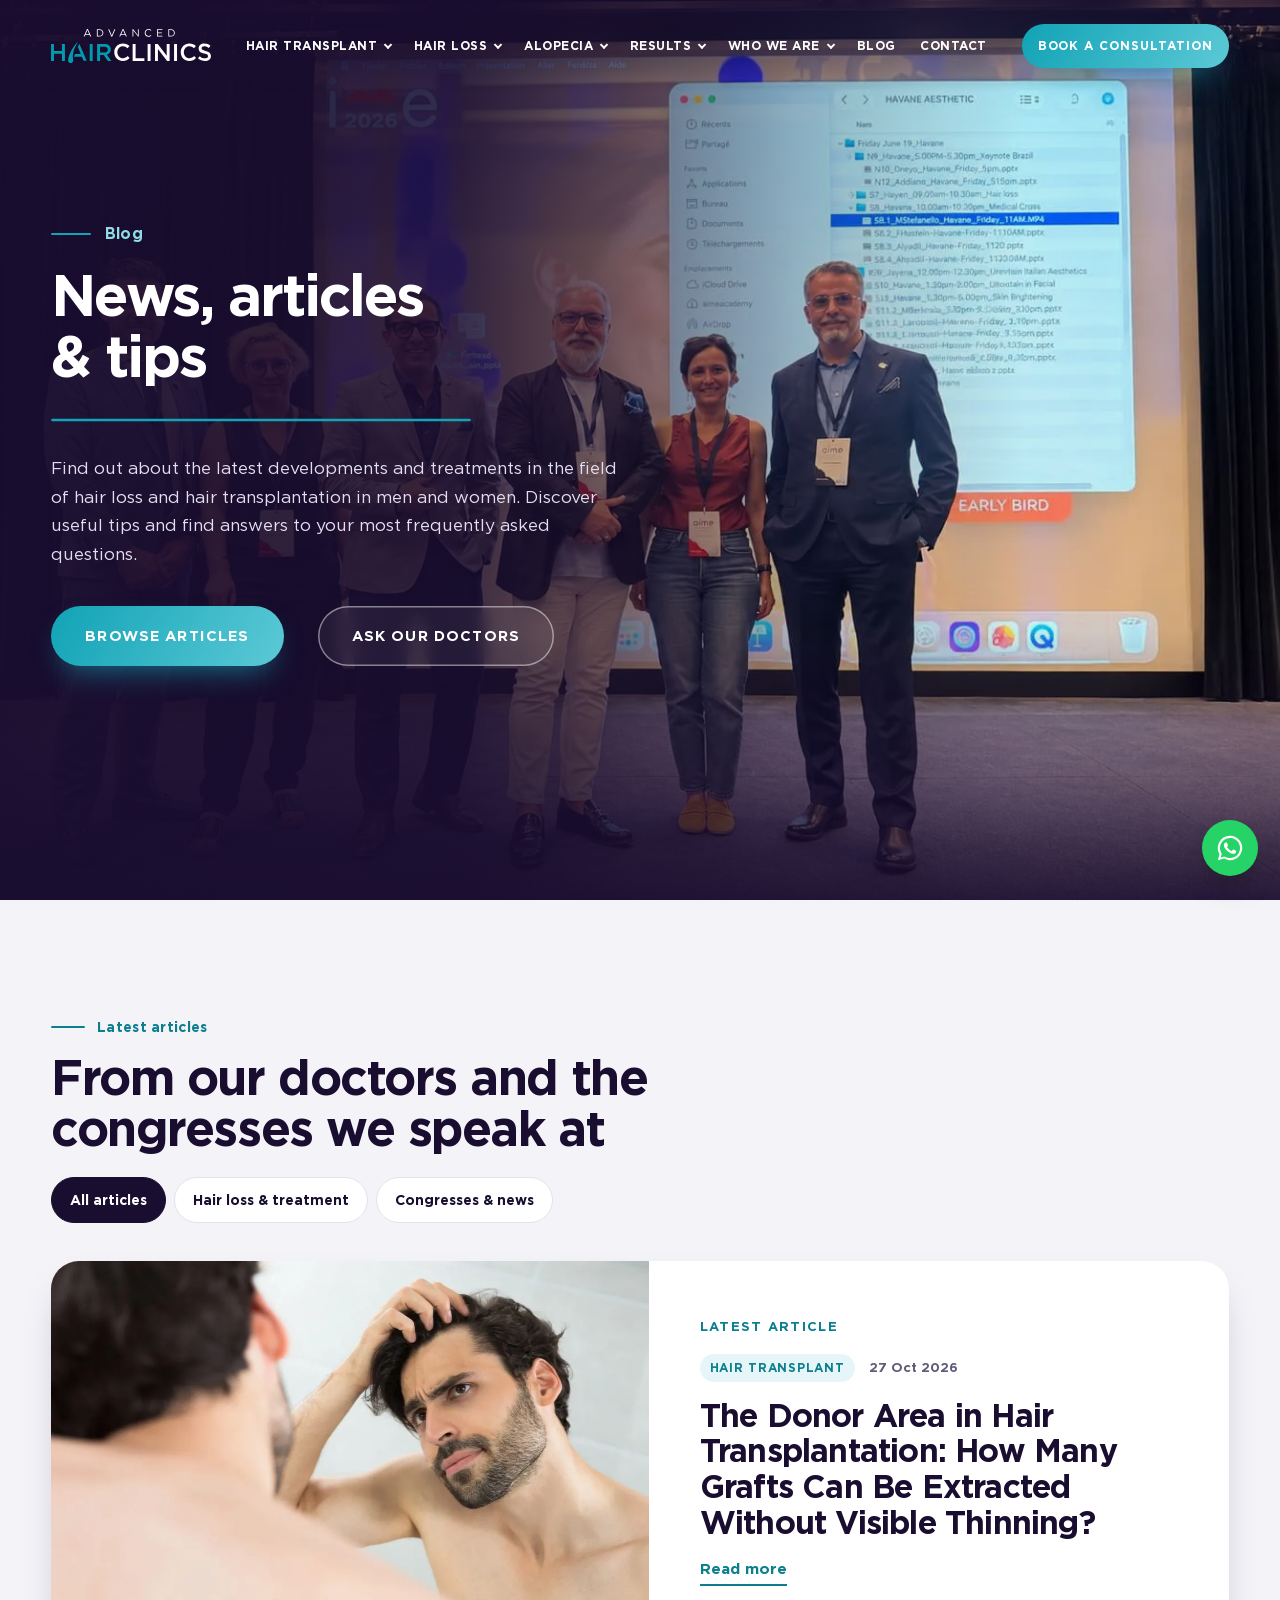
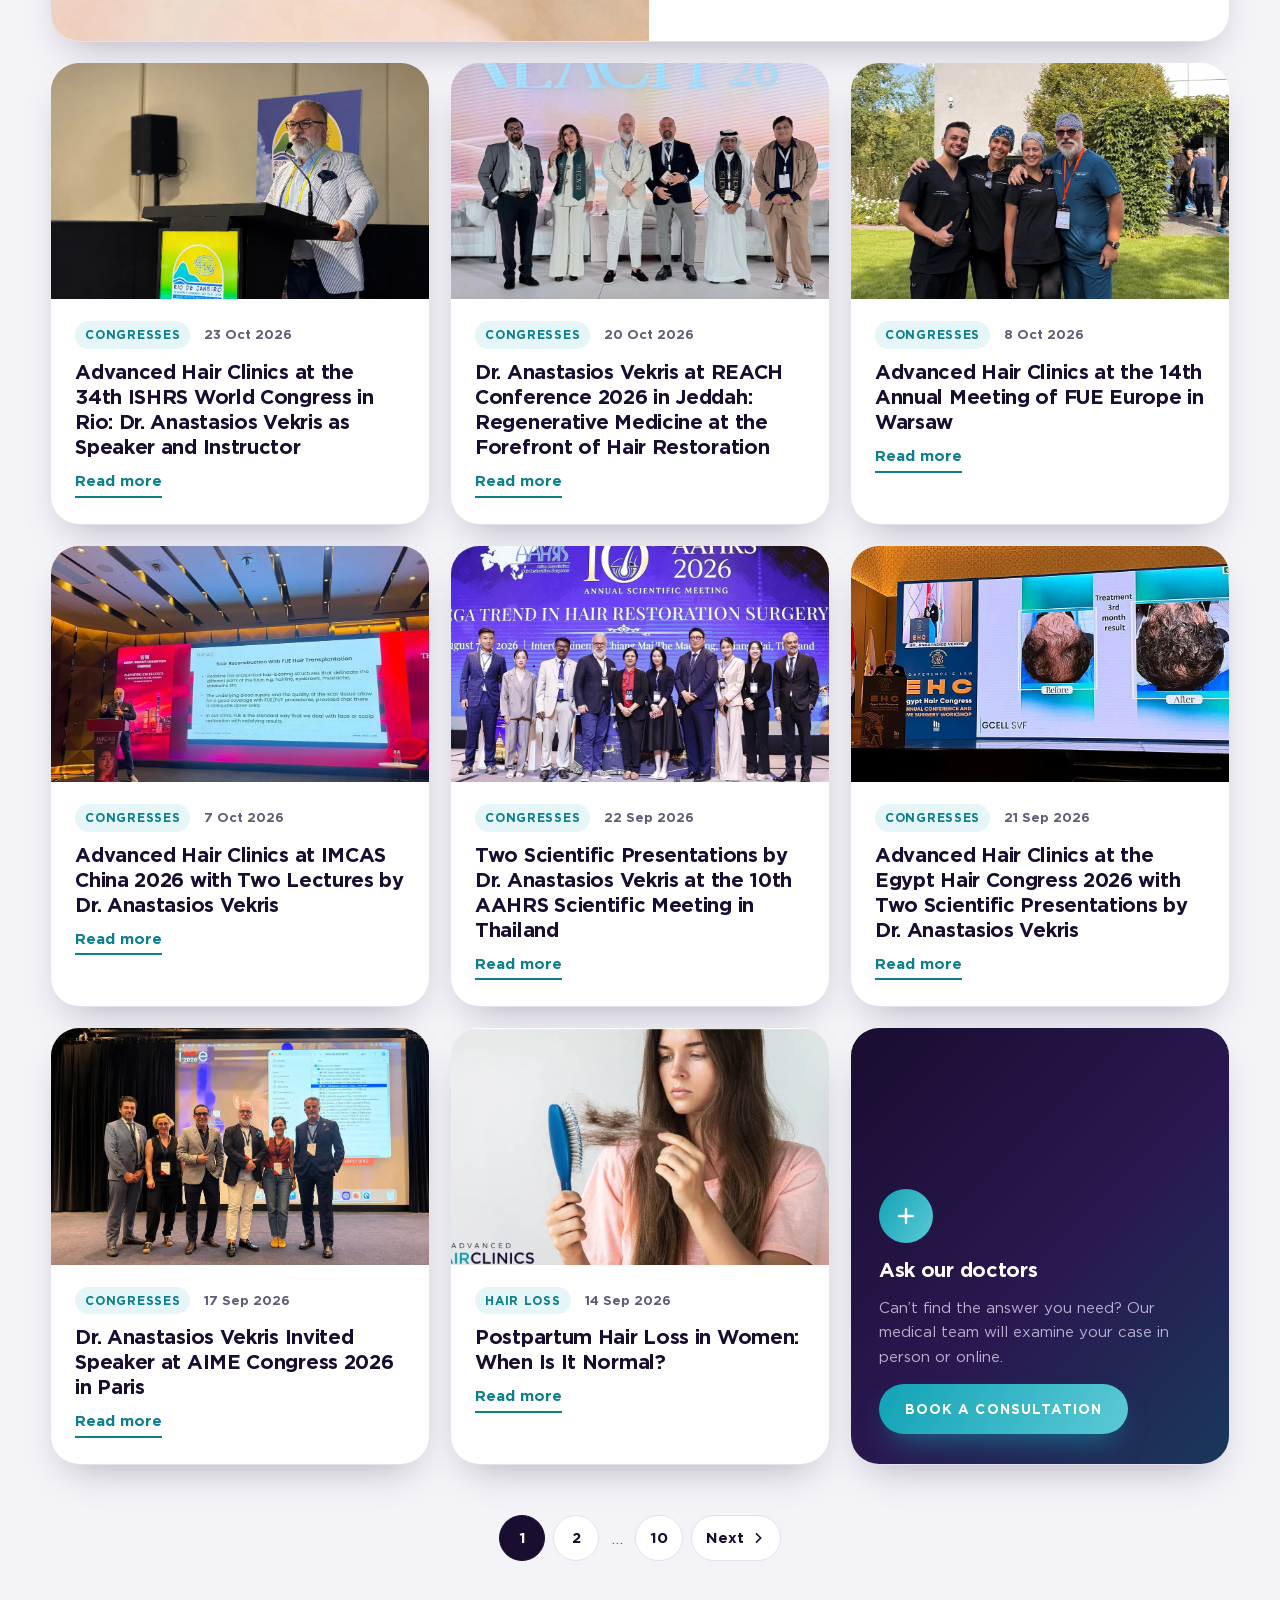
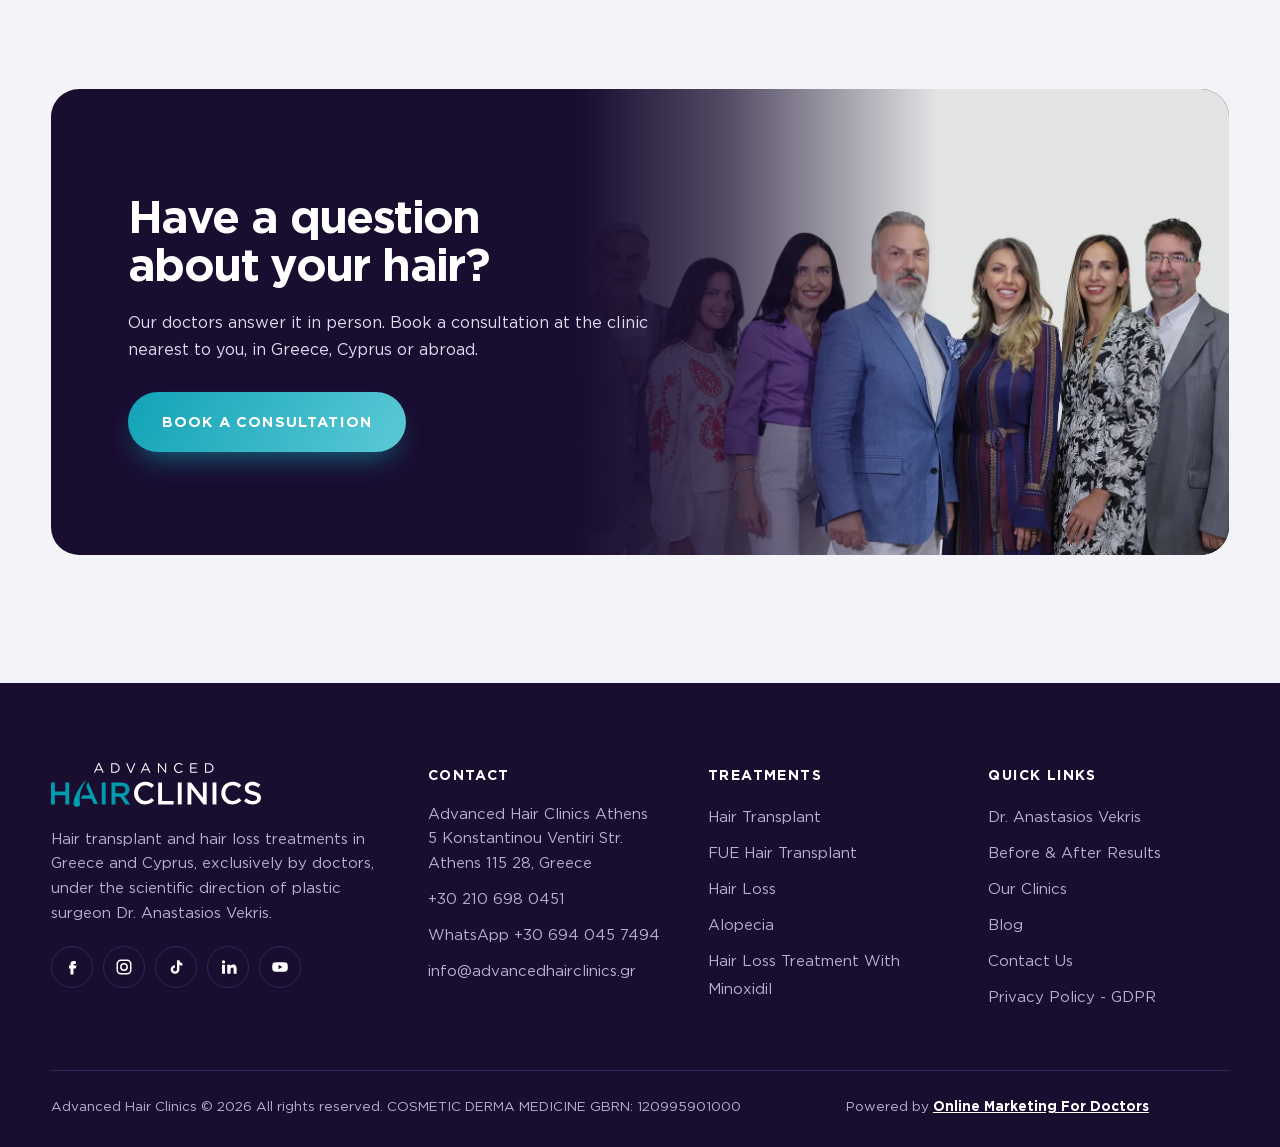
<file: blog/index.html>
<!doctype html>
<html lang="en">
<head>
<meta charset="utf-8">
<meta name="viewport" content="width=device-width, initial-scale=1">
<meta name="robots" content="noindex, nofollow">
<title>Hair Loss &amp; Hair Transplant Blog | Advanced Hair Clinics</title>
<meta name="description" content="Expert articles on hair loss, FUE hair transplants, aftercare and medication from Dr Anastasios Vekris and the Advanced Hair Clinics team.">
<meta name="theme-color" content="#190D30">
<link rel="icon" href="/assets/img/favicon.png">
<link rel="preload" href="/assets/fonts/ahc-regular.woff2" as="font" type="font/woff2" crossorigin>
<link rel="preload" href="/assets/fonts/ahc-bold.woff2" as="font" type="font/woff2" crossorigin>
<link rel="preload" as="image" href="/assets/img/blog/hero.webp">
<link rel="stylesheet" href="/assets/css/style.css">
<link rel="stylesheet" href="/assets/css/about.css">
<link rel="stylesheet" href="/assets/css/pages.css">
<link rel="stylesheet" href="/assets/css/blog.css">
</head>
<body class="page-about page-blog">
<a class="skip" href="#main">Skip to main content</a>

<!-- ============ HEADER ============ -->
<header class="site-header" id="top">
  <div class="header-inner">
    <a class="brand" href="/" aria-label="Advanced Hair Clinics home">
      <img src="/assets/img/logo-light.svg" alt="Advanced Hair Clinics" width="190" height="40">
    </a>
    <button class="btn btn-teal header-book-mobile" type="button">Book a consultation</button>

    <nav class="main-nav" aria-label="Main">
      <ul>
        <li class="has-mega"><button type="button" class="mm-top" data-g="transplant" aria-expanded="false" aria-controls="mega">Hair Transplant</button></li>
        <li class="has-mega"><button type="button" class="mm-top" data-g="loss" aria-expanded="false" aria-controls="mega">Hair Loss</button></li>
        <li class="has-mega"><button type="button" class="mm-top" data-g="alopecia" aria-expanded="false" aria-controls="mega">Alopecia</button></li>
        <li class="has-mega"><button type="button" class="mm-top" data-g="results" aria-expanded="false" aria-controls="mega">Results</button></li>
        <li class="has-mega"><button type="button" class="mm-top" data-g="about" aria-expanded="false" aria-controls="mega">Who We Are</button></li>
        <li><a href="/blog/">Blog</a></li>
        <li><a href="/contact-us/">Contact</a></li>
      </ul>
    </nav>

    <div class="header-actions">
      <a class="header-phone" href="tel:+302106980451">
        <span class="header-phone-label">Call us now</span>
        <span class="header-phone-number">+30 210 698 0451</span>
      </a>
      <button class="btn btn-teal header-book" type="button">Book a consultation</button>
      <a class="icon-btn phone-icon" href="tel:+302106980451" aria-label="Call +30 210 698 0451">
        <svg viewBox="0 0 24 24" aria-hidden="true"><path d="M6.6 10.8a15.1 15.1 0 0 0 6.6 6.6l2.2-2.2a1 1 0 0 1 1-.25 11.4 11.4 0 0 0 3.6.57 1 1 0 0 1 1 1V20a1 1 0 0 1-1 1A17 17 0 0 1 3 4a1 1 0 0 1 1-1h3.5a1 1 0 0 1 1 1c0 1.25.2 2.45.57 3.57a1 1 0 0 1-.25 1z"/></svg>
      </a>
      <button class="icon-btn menu-toggle" type="button" aria-label="Open menu" aria-expanded="false" aria-controls="mobile-menu">
        <span></span><span></span><span></span>
      </button>
    </div>
  </div>
  <div class="mega" id="mega" hidden>
    <div class="mega-inner">
      <div class="mega-col">
        <div class="mm-group" data-g="about">
          <p class="mm-h"><a href="/who-we-are/">Who We Are</a></p>
          <ul><li><a href="/who-we-are/">Who We Are</a></li><li><a href="/doctors/">Our Doctors</a></li><li><a href="/hair-transplant-clinics/">Our Clinics</a></li><li><a href="/consultants-hair-transplant-hair-loss/">Consultants</a></li></ul>
        </div>
        <div class="mm-group mm-solo">
          <p class="mm-h"><a href="/blog/">Blog - Articles</a></p>
          <p class="mm-h"><a href="/contact-us/">Contact Us</a></p>
        </div>
      </div>
      <div class="mega-col">
        <div class="mm-group" data-g="loss">
          <p class="mm-h"><a href="/hair-loss/">Hair Loss</a></p>
          <ul><li><a href="/hair-loss/">Hair Loss</a></li><li><span class="mm-off" aria-disabled="true" title="Coming soon">Male Hair Loss</span></li><li><span class="mm-off" aria-disabled="true" title="Coming soon">Female Hair Loss</span></li><li><span class="mm-off" aria-disabled="true" title="Coming soon">Tricopat Hair Loss Treatment</span></li><li><span class="mm-off" aria-disabled="true" title="Coming soon">Hair Loss Treatment With Autologous Growth Factors</span></li><li><span class="mm-off" aria-disabled="true" title="Coming soon">Hair Loss Treatment With Minoxidil</span></li><li><span class="mm-off" aria-disabled="true" title="Coming soon">Scalp Micropigmentation</span></li></ul>
        </div>
        <div class="mm-group" data-g="alopecia">
          <p class="mm-h"><a href="/alopecia/">Alopecia</a></p>
          <ul><li><a href="/alopecia/">Alopecia</a></li><li><span class="mm-off" aria-disabled="true" title="Coming soon">Androgenetic Alopecia</span></li><li><span class="mm-off" aria-disabled="true" title="Coming soon">Alopecia Areata</span></li><li><span class="mm-off" aria-disabled="true" title="Coming soon">Diffuse Alopecia</span></li><li><span class="mm-off" aria-disabled="true" title="Coming soon">Cicatricial Alopecia</span></li><li><span class="mm-off" aria-disabled="true" title="Coming soon">Hair Loss DNA Test</span></li></ul>
        </div>
      </div>
      <div class="mega-col">
        <div class="mm-group" data-g="transplant">
          <p class="mm-h"><a href="/hair-transplant/">Hair Transplant</a></p>
          <ul><li><a href="/hair-transplant/">Hair Transplant</a></li><li><a href="/fue-hair-transplant/">FUE Hair Transplant</a></li><li><a href="/vip-hair-transplant/">VIP Hair Transplant by Dr Vekris</a></li><li><span class="mm-off" aria-disabled="true" title="Coming soon">FUE Beard Transplant</span></li><li><span class="mm-off" aria-disabled="true" title="Coming soon">FUE Eyebrow Transplant</span></li><li><span class="mm-off" aria-disabled="true" title="Coming soon">Leukotrichia</span></li><li><span class="mm-off" aria-disabled="true" title="Coming soon">FUT Strip Hair Transplant</span></li><li><span class="mm-off" aria-disabled="true" title="Coming soon">FUT Strip Scars Restoration</span></li><li><span class="mm-off" aria-disabled="true" title="Coming soon">Unshaven FUE Hair Transplant</span></li><li><span class="mm-off" aria-disabled="true" title="Coming soon">Hair Transplant in Women</span></li><li><span class="mm-off" aria-disabled="true" title="Coming soon">Hair Transplant Timeline Month by Month</span></li></ul>
        </div>
        <div class="mm-group" data-g="results">
          <p class="mm-h"><a href="/before-after-results/">Before-After Results</a></p>
          <ul><li><a href="/before-after-results/#fue-hair-transplant">Hair Transplant Results</a></li><li><a href="/before-after-results/#eyebrow-transplant">Eyebrow Transplant Results</a></li><li><a href="/before-after-results/#beard-transplant">Beard Transplant Results</a></li><li><a href="/before-after-results/#unshaven-fue-hair-transplant">Unshaven Hair Transplant Results</a></li><li><a href="/before-after-results/#autologous-hair-mesotherapy">Autologous Hair Mesotherapy Results</a></li><li><a href="/before-after-results/#scalp-micropigmentation">Scalp Micropigmentation Results</a></li></ul>
        </div>
      </div>
      <div class="mega-cards">
        <a class="mega-card" href="/plastic-surgeon-dr-anastasios-vekris/">
          <img src="/assets/img/about/doctors/anastasios-vekris.webp" alt="" width="720" height="720" loading="lazy">
          <span class="mc-k">Scientific Director</span>
          <span class="mc-t">Dr. Anastasios Vekris</span>
          <span class="mc-p">Plastic surgeon and President of the FUE Europe Society.</span>
          <span class="text-link light">Meet Dr. Vekris</span>
        </a>
        <a class="mega-card mega-card-vip" href="/vip-hair-transplant/">
          <img src="/assets/img/gen/surgery-card.webp" alt="" width="600" height="737" loading="lazy">
          <span class="mc-k">Vekris Signature</span>
          <span class="mc-t">VIP Hair Transplant</span>
          <span class="mc-p">Performed by Dr. Vekris himself, in complete confidence.</span>
          <span class="text-link light">Discover VIP</span>
        </a>
      </div>
    </div>
  </div>
</header>

<!-- Mobile menu -->
<div class="mobile-menu" id="mobile-menu" hidden>
  <nav aria-label="Mobile">
    <details>
      <summary>Who We Are</summary>
      <a href="/who-we-are/">Who We Are</a><a href="/doctors/">Our Doctors</a><a href="/hair-transplant-clinics/">Our Clinics</a><a href="/consultants-hair-transplant-hair-loss/">Consultants</a>
    </details>
    <details>
      <summary>Hair Transplant</summary>
      <a href="/hair-transplant/">Hair Transplant</a><a href="/fue-hair-transplant/">FUE Hair Transplant</a><a href="/vip-hair-transplant/">VIP Hair Transplant by Dr Vekris</a><span class="mm-off" aria-disabled="true" title="Coming soon">FUE Beard Transplant</span><span class="mm-off" aria-disabled="true" title="Coming soon">FUE Eyebrow Transplant</span><span class="mm-off" aria-disabled="true" title="Coming soon">Leukotrichia</span><span class="mm-off" aria-disabled="true" title="Coming soon">FUT Strip Hair Transplant</span><span class="mm-off" aria-disabled="true" title="Coming soon">FUT Strip Scars Restoration</span><span class="mm-off" aria-disabled="true" title="Coming soon">Unshaven FUE Hair Transplant</span><span class="mm-off" aria-disabled="true" title="Coming soon">Hair Transplant in Women</span><span class="mm-off" aria-disabled="true" title="Coming soon">Hair Transplant Timeline Month by Month</span>
    </details>
    <details>
      <summary>Hair Loss</summary>
      <a href="/hair-loss/">Hair Loss</a><span class="mm-off" aria-disabled="true" title="Coming soon">Male Hair Loss</span><span class="mm-off" aria-disabled="true" title="Coming soon">Female Hair Loss</span><span class="mm-off" aria-disabled="true" title="Coming soon">Tricopat Hair Loss Treatment</span><span class="mm-off" aria-disabled="true" title="Coming soon">Hair Loss Treatment With Autologous Growth Factors</span><span class="mm-off" aria-disabled="true" title="Coming soon">Hair Loss Treatment With Minoxidil</span><span class="mm-off" aria-disabled="true" title="Coming soon">Scalp Micropigmentation</span>
    </details>
    <details>
      <summary>Alopecia</summary>
      <a href="/alopecia/">Alopecia</a><span class="mm-off" aria-disabled="true" title="Coming soon">Androgenetic Alopecia</span><span class="mm-off" aria-disabled="true" title="Coming soon">Alopecia Areata</span><span class="mm-off" aria-disabled="true" title="Coming soon">Diffuse Alopecia</span><span class="mm-off" aria-disabled="true" title="Coming soon">Cicatricial Alopecia</span><span class="mm-off" aria-disabled="true" title="Coming soon">Hair Loss DNA Test</span>
    </details>
    <details>
      <summary>Before-After Results</summary>
      <a href="/before-after-results/#fue-hair-transplant">Hair Transplant Results</a><a href="/before-after-results/#eyebrow-transplant">Eyebrow Transplant Results</a><a href="/before-after-results/#beard-transplant">Beard Transplant Results</a><a href="/before-after-results/#unshaven-fue-hair-transplant">Unshaven Hair Transplant Results</a><a href="/before-after-results/#autologous-hair-mesotherapy">Autologous Hair Mesotherapy Results</a><a href="/before-after-results/#scalp-micropigmentation">Scalp Micropigmentation Results</a>
    </details>
    <a href="/plastic-surgeon-dr-anastasios-vekris/">Dr Vekris</a>
    <a href="/blog/">Blog</a>
    <a href="/contact-us/">Contact</a>
  </nav>
  <div class="mobile-menu-foot">
    <a class="header-phone" href="tel:+302106980451">
      <span class="header-phone-label">Call us now</span>
      <span class="header-phone-number">+30 210 698 0451</span>
    </a>
    <button class="btn btn-teal" type="button">Book a consultation</button>
  </div>
</div>

<main id="main">

<!-- ============ HERO ============ -->
<section class="hero hero-about hero-blog" aria-label="Introduction">
  <img class="hero-img" src="/assets/img/blog/hero.webp" alt="Dr. Anastasios Vekris speaking at AIME Congress 2026 in Paris" width="1672" height="941" fetchpriority="high">
  <div class="hero-shade" aria-hidden="true"></div>
  <div class="hero-content">
    <p class="hero-eyebrow">Blog</p>
    <h1 class="hero-title">
      <span class="line"><span>News, articles</span></span>
      <span class="line"><span>&amp; tips</span></span>
    </h1>
    <svg class="hairline hero-hairline" viewBox="0 0 600 4" preserveAspectRatio="none" aria-hidden="true"><path d="M2 2 H598"/></svg>
    <p class="hero-sub">Find out about the latest developments and treatments in the field of hair loss and hair transplantation in men and women. Discover useful tips and find answers to your most frequently asked questions.</p>
    <div class="hero-cta">
      <a class="btn btn-teal btn-lg" href="#articles">Browse articles</a>
      <button class="btn btn-ghost btn-lg" type="button">Ask our doctors</button>
    </div>
  </div>
</section>

<!-- ============ ARTICLES ============ -->
<section class="posts" id="articles" aria-label="Articles">
  <div class="posts-head">
    <div>
      <p class="kicker">Latest articles</p>
      <p class="h2 posts-h">From our doctors and the congresses we speak at</p>
    </div>
    <div class="loc-filter post-filter" role="group" aria-label="Filter articles">
      <button type="button" aria-pressed="true" data-c="all">All articles</button>
      <button type="button" aria-pressed="false" data-c="care">Hair loss &amp; treatment</button>
      <button type="button" aria-pressed="false" data-c="news">Congresses &amp; news</button>
    </div>
  </div>
  <ul class="post-grid">
    <li class="post-card post-lead" data-c="care">
      <a class="pc-img" href="/hair-transplant-donor-area/" tabindex="-1" aria-hidden="true"><img src="/assets/img/blog/donor-area.webp" alt="" loading="eager" width="1200" height="675"></a>
      <div class="pc-body">
        <p class="pc-meta"><span class="pc-cat">Hair transplant</span><time datetime="2026-10-27">27 Oct 2026</time></p>
        <h2 class="pc-title"><a href="/hair-transplant-donor-area/">The Donor Area in Hair Transplantation: How Many Grafts Can Be Extracted Without Visible Thinning?</a></h2>
        <a class="text-link" href="/hair-transplant-donor-area/">Read more</a>
      </div>
    </li>
    <li class="post-card" data-c="news">
      <a class="pc-img" href="/advanced-hair-clinics-ishrs-rio-2026-dr-vekris/" tabindex="-1" aria-hidden="true"><img src="/assets/img/blog/ishrs-rio-2026.webp" alt="" loading="lazy" width="1200" height="675"></a>
      <div class="pc-body">
        <p class="pc-meta"><span class="pc-cat">Congresses</span><time datetime="2026-10-23">23 Oct 2026</time></p>
        <h2 class="pc-title"><a href="/advanced-hair-clinics-ishrs-rio-2026-dr-vekris/">Advanced Hair Clinics at the 34th ISHRS World Congress in Rio: Dr. Anastasios Vekris as Speaker and Instructor</a></h2>
        <a class="text-link" href="/advanced-hair-clinics-ishrs-rio-2026-dr-vekris/">Read more</a>
      </div>
    </li>
    <li class="post-card" data-c="news">
      <a class="pc-img" href="/anastasios-vekris-reach-2026-jeddah/" tabindex="-1" aria-hidden="true"><img src="/assets/img/blog/reach-jeddah-2026.webp" alt="" loading="lazy" width="1200" height="675"></a>
      <div class="pc-body">
        <p class="pc-meta"><span class="pc-cat">Congresses</span><time datetime="2026-10-20">20 Oct 2026</time></p>
        <h2 class="pc-title"><a href="/anastasios-vekris-reach-2026-jeddah/">Dr. Anastasios Vekris at REACH Conference 2026 in Jeddah: Regenerative Medicine at the Forefront of Hair Restoration</a></h2>
        <a class="text-link" href="/anastasios-vekris-reach-2026-jeddah/">Read more</a>
      </div>
    </li>
    <li class="post-card" data-c="news">
      <a class="pc-img" href="/advanced-hair-clinics-fue-europe-2026-warsaw/" tabindex="-1" aria-hidden="true"><img src="/assets/img/blog/fue-europe-warsaw-2026.webp" alt="" loading="lazy" width="1200" height="675"></a>
      <div class="pc-body">
        <p class="pc-meta"><span class="pc-cat">Congresses</span><time datetime="2026-10-08">8 Oct 2026</time></p>
        <h2 class="pc-title"><a href="/advanced-hair-clinics-fue-europe-2026-warsaw/">Advanced Hair Clinics at the 14th Annual Meeting of FUE Europe in Warsaw</a></h2>
        <a class="text-link" href="/advanced-hair-clinics-fue-europe-2026-warsaw/">Read more</a>
      </div>
    </li>
    <li class="post-card" data-c="news">
      <a class="pc-img" href="/advanced-hair-clinics-imcas-china-2026/" tabindex="-1" aria-hidden="true"><img src="/assets/img/blog/imcas-china-2026.webp" alt="" loading="lazy" width="1200" height="675"></a>
      <div class="pc-body">
        <p class="pc-meta"><span class="pc-cat">Congresses</span><time datetime="2026-10-07">7 Oct 2026</time></p>
        <h2 class="pc-title"><a href="/advanced-hair-clinics-imcas-china-2026/">Advanced Hair Clinics at IMCAS China 2026 with Two Lectures by Dr. Anastasios Vekris</a></h2>
        <a class="text-link" href="/advanced-hair-clinics-imcas-china-2026/">Read more</a>
      </div>
    </li>
    <li class="post-card" data-c="news">
      <a class="pc-img" href="/advanced-hair-clinics-aahrs-thailand-2026/" tabindex="-1" aria-hidden="true"><img src="/assets/img/blog/aahrs-thailand-2026.webp" alt="" loading="lazy" width="1200" height="675"></a>
      <div class="pc-body">
        <p class="pc-meta"><span class="pc-cat">Congresses</span><time datetime="2026-09-22">22 Sep 2026</time></p>
        <h2 class="pc-title"><a href="/advanced-hair-clinics-aahrs-thailand-2026/">Two Scientific Presentations by Dr. Anastasios Vekris at the 10th AAHRS Scientific Meeting in Thailand</a></h2>
        <a class="text-link" href="/advanced-hair-clinics-aahrs-thailand-2026/">Read more</a>
      </div>
    </li>
    <li class="post-card" data-c="news">
      <a class="pc-img" href="/advanced-hair-clinics-egypt-hair-congress-2026/" tabindex="-1" aria-hidden="true"><img src="/assets/img/blog/egypt-hair-congress-2026.webp" alt="" loading="lazy" width="1200" height="675"></a>
      <div class="pc-body">
        <p class="pc-meta"><span class="pc-cat">Congresses</span><time datetime="2026-09-21">21 Sep 2026</time></p>
        <h2 class="pc-title"><a href="/advanced-hair-clinics-egypt-hair-congress-2026/">Advanced Hair Clinics at the Egypt Hair Congress 2026 with Two Scientific Presentations by Dr. Anastasios Vekris</a></h2>
        <a class="text-link" href="/advanced-hair-clinics-egypt-hair-congress-2026/">Read more</a>
      </div>
    </li>
    <li class="post-card" data-c="news">
      <a class="pc-img" href="/dr-vekris-aime-congress-2026-paris/" tabindex="-1" aria-hidden="true"><img src="/assets/img/blog/aime-paris-2026.webp" alt="" loading="lazy" width="1200" height="675"></a>
      <div class="pc-body">
        <p class="pc-meta"><span class="pc-cat">Congresses</span><time datetime="2026-09-17">17 Sep 2026</time></p>
        <h2 class="pc-title"><a href="/dr-vekris-aime-congress-2026-paris/">Dr. Anastasios Vekris Invited Speaker at AIME Congress 2026 in Paris</a></h2>
        <a class="text-link" href="/dr-vekris-aime-congress-2026-paris/">Read more</a>
      </div>
    </li>
    <li class="post-card" data-c="care">
      <a class="pc-img" href="/postpartum-hair-loss-women/" tabindex="-1" aria-hidden="true"><img src="/assets/img/blog/postpartum-hair-loss.webp" alt="" loading="lazy" width="1200" height="675"></a>
      <div class="pc-body">
        <p class="pc-meta"><span class="pc-cat">Hair loss</span><time datetime="2026-09-14">14 Sep 2026</time></p>
        <h2 class="pc-title"><a href="/postpartum-hair-loss-women/">Postpartum Hair Loss in Women: When Is It Normal?</a></h2>
        <a class="text-link" href="/postpartum-hair-loss-women/">Read more</a>
      </div>
    </li>
    <li class="post-card post-ask" data-c="all">
      <div class="pc-body">
        <span class="dj-icon" aria-hidden="true"><svg viewBox="0 0 24 24"><path d="M12 5v14M5 12h14"/></svg></span>
        <h2 class="pc-title">Ask our doctors</h2>
        <p>Can’t find the answer you need? Our medical team will examine your case in person or online.</p>
        <button class="btn btn-teal" type="button">Book a consultation</button>
      </div>
    </li>
  </ul>
  <nav class="pager" aria-label="Post navigation">
    <span class="pg-num is-current" aria-current="page">1</span>
    <a class="pg-num" href="/blog/page/2/">2</a>
    <span class="pg-gap" aria-hidden="true">…</span>
    <a class="pg-num" href="/blog/page/10/">10</a>
    <a class="pg-next" href="/blog/page/2/">Next <svg viewBox="0 0 24 24" aria-hidden="true"><path d="M9 5l7 7-7 7"/></svg></a>
  </nav>
</section>

<!-- ============ CTA BAND ============ -->
<section class="cta-band about-cta" aria-labelledby="cta-title">
  <div class="cta-bg" aria-hidden="true"><img src="/assets/img/about/team-group.webp" alt="" loading="lazy"></div>
  <div class="cta-inner">
    <h2 id="cta-title" class="display">Have a question about your hair?</h2>
    <p class="cta-lead">Our doctors answer it in person. Book a consultation at the clinic nearest to you, in Greece, Cyprus or abroad.</p>
    <div class="cta-actions">
      <button class="btn btn-teal btn-lg" type="button">Book a consultation</button>
      <a class="header-phone light" href="tel:+302106980451">
        <span class="header-phone-label">Call us now</span>
        <span class="header-phone-number">+30 210 698 0451</span>
      </a>
    </div>
  </div>
</section>

</main>

<!-- ============ FOOTER ============ -->
<footer class="site-footer" id="contact">
  <div class="footer-grid">
    <div class="footer-brand">
      <img src="/assets/img/logo-light.svg" alt="Advanced Hair Clinics" width="210" height="44" loading="lazy">
      <p>Hair transplant and hair loss treatments in Greece and Cyprus, exclusively by doctors, under the scientific direction of plastic surgeon Dr. Anastasios Vekris.</p>
      <ul class="social" aria-label="Social media">
        <li><a href="https://www.facebook.com/AdvancedHairClinics/" target="_blank" rel="noopener" aria-label="Follow us on Facebook"><svg viewBox="0 0 24 24" aria-hidden="true"><path d="M14 8h3V4h-3a4 4 0 0 0-4 4v2H8v4h2v8h4v-8h3l1-4h-4V8.5a.5.5 0 0 1 .5-.5z"/></svg></a></li>
        <li><a href="https://www.instagram.com/advanced_hair_clinics/" target="_blank" rel="noopener" aria-label="Follow us on Instagram"><svg viewBox="0 0 24 24" aria-hidden="true" class="stroke"><rect x="3" y="3" width="18" height="18" rx="5"/><circle cx="12" cy="12" r="4.2"/></svg></a></li>
        <li><a href="https://www.tiktok.com/@advancedhairclinics" target="_blank" rel="noopener" aria-label="Follow us on TikTok"><svg viewBox="0 0 24 24" aria-hidden="true"><path d="M16.5 3c.4 2.3 1.9 3.8 4 4v3.2a7.6 7.6 0 0 1-4-1.2v6.3A5.8 5.8 0 1 1 10.7 9.5v3.3a2.6 2.6 0 1 0 2.6 2.6V3z"/></svg></a></li>
        <li><a href="https://www.linkedin.com/company/advanced-hair-clinics" target="_blank" rel="noopener" aria-label="Follow us on LinkedIn"><svg viewBox="0 0 24 24" aria-hidden="true"><path d="M4 9h4v12H4zM6 3a2.2 2.2 0 1 1 0 4.4A2.2 2.2 0 0 1 6 3zm5 6h3.8v1.7h.1c.5-1 1.8-2 3.8-2 4 0 4.8 2.6 4.8 6V21h-4v-5.5c0-1.3 0-3-1.9-3s-2.2 1.5-2.2 2.9V21H11z"/></svg></a></li>
        <li><a href="https://www.youtube.com/user/advancedhairclinics" target="_blank" rel="noopener" aria-label="Follow us on YouTube"><svg viewBox="0 0 24 24" aria-hidden="true"><path d="M22 8.2a3 3 0 0 0-2.1-2.1C18 5.6 12 5.6 12 5.6s-6 0-7.9.5A3 3 0 0 0 2 8.2 31 31 0 0 0 1.6 12 31 31 0 0 0 2 15.8a3 3 0 0 0 2.1 2.1c1.9.5 7.9.5 7.9.5s6 0 7.9-.5a3 3 0 0 0 2.1-2.1c.4-1.2.4-3.8.4-3.8s0-2.6-.4-3.8zM10 15V9l5.2 3z"/></svg></a></li>
      </ul>
    </div>
    <div class="footer-col">
      <h2>Contact</h2>
      <address>
        Advanced Hair Clinics Athens<br>
        5 Konstantinou Ventiri Str.<br>
        Athens 115 28, Greece
      </address>
      <p><a href="tel:+302106980451">+30 210 698 0451</a></p>
      <p><a href="https://wa.me/306940457494" target="_blank" rel="noopener">WhatsApp +30 694 045 7494</a></p>
      <p><a href="mailto:info@advancedhairclinics.gr">info@advancedhairclinics.gr</a></p>
    </div>
    <div class="footer-col">
      <h2>Treatments</h2>
      <ul>
        <li><a href="/#services">Hair Transplant</a></li>
        <li><a href="/#services">FUE Hair Transplant</a></li>
        <li><a href="/#services">Hair Loss</a></li>
        <li><a href="/#services">Alopecia</a></li>
        <li><a href="/#services">Hair Loss Treatment With Minoxidil</a></li>
      </ul>
    </div>
    <div class="footer-col">
      <h2>Quick links</h2>
      <ul>
        <li><a href="/#dr-vekris">Dr. Anastasios Vekris</a></li>
        <li><a href="/#results">Before &amp; After Results</a></li>
        <li><a href="/#clinics">Our Clinics</a></li>
        <li><a href="/#blog">Blog</a></li>
        <li><a href="#contact">Contact Us</a></li>
        <li><a href="#contact">Privacy Policy - GDPR</a></li>
      </ul>
    </div>
  </div>
  <div class="footer-bottom">
    <p>Advanced Hair Clinics © 2026 All rights reserved. COSMETIC DERMA MEDICINE GBRN: 120995901000</p>
    <p>Powered by <a href="https://onlinemarketingfordoctors.com/" target="_blank" rel="noopener">Online Marketing For Doctors</a></p>
  </div>
</footer>

<a class="float-wa" href="https://wa.me/306940457494" target="_blank" rel="noopener" aria-label="Chat with us on WhatsApp">
  <svg viewBox="0 0 32 32" aria-hidden="true"><path d="M16 3a13 13 0 0 0-11.2 19.6L3 29l6.6-1.7A13 13 0 1 0 16 3zm0 23.7a10.7 10.7 0 0 1-5.5-1.5l-.4-.2-3.9 1 1-3.8-.2-.4A10.7 10.7 0 1 1 16 26.7zm5.9-8c-.3-.2-1.9-.9-2.2-1s-.5-.2-.7.2-.8 1-1 1.2-.4.2-.7 0a8.8 8.8 0 0 1-4.4-3.8c-.3-.6.3-.5.9-1.7.1-.2 0-.4 0-.6l-1-2.4c-.3-.6-.5-.5-.7-.5h-.6a1.2 1.2 0 0 0-.9.4 3.6 3.6 0 0 0-1.1 2.7 6.3 6.3 0 0 0 1.3 3.3 14.4 14.4 0 0 0 5.5 4.9c2 .9 2.8 1 3.9.8a3.3 3.3 0 0 0 2.1-1.5 2.7 2.7 0 0 0 .2-1.5c0-.2-.3-.3-.6-.5z"/></svg>
</a>
<button class="to-top" type="button" aria-label="Back to top">
  <svg viewBox="0 0 24 24" aria-hidden="true"><path d="M12 19V5M5 12l7-7 7 7"/></svg>
</button>

<script src="/assets/js/site.js" defer></script>
<script src="/assets/js/about.js" defer></script>
</body>
</html>
</file>
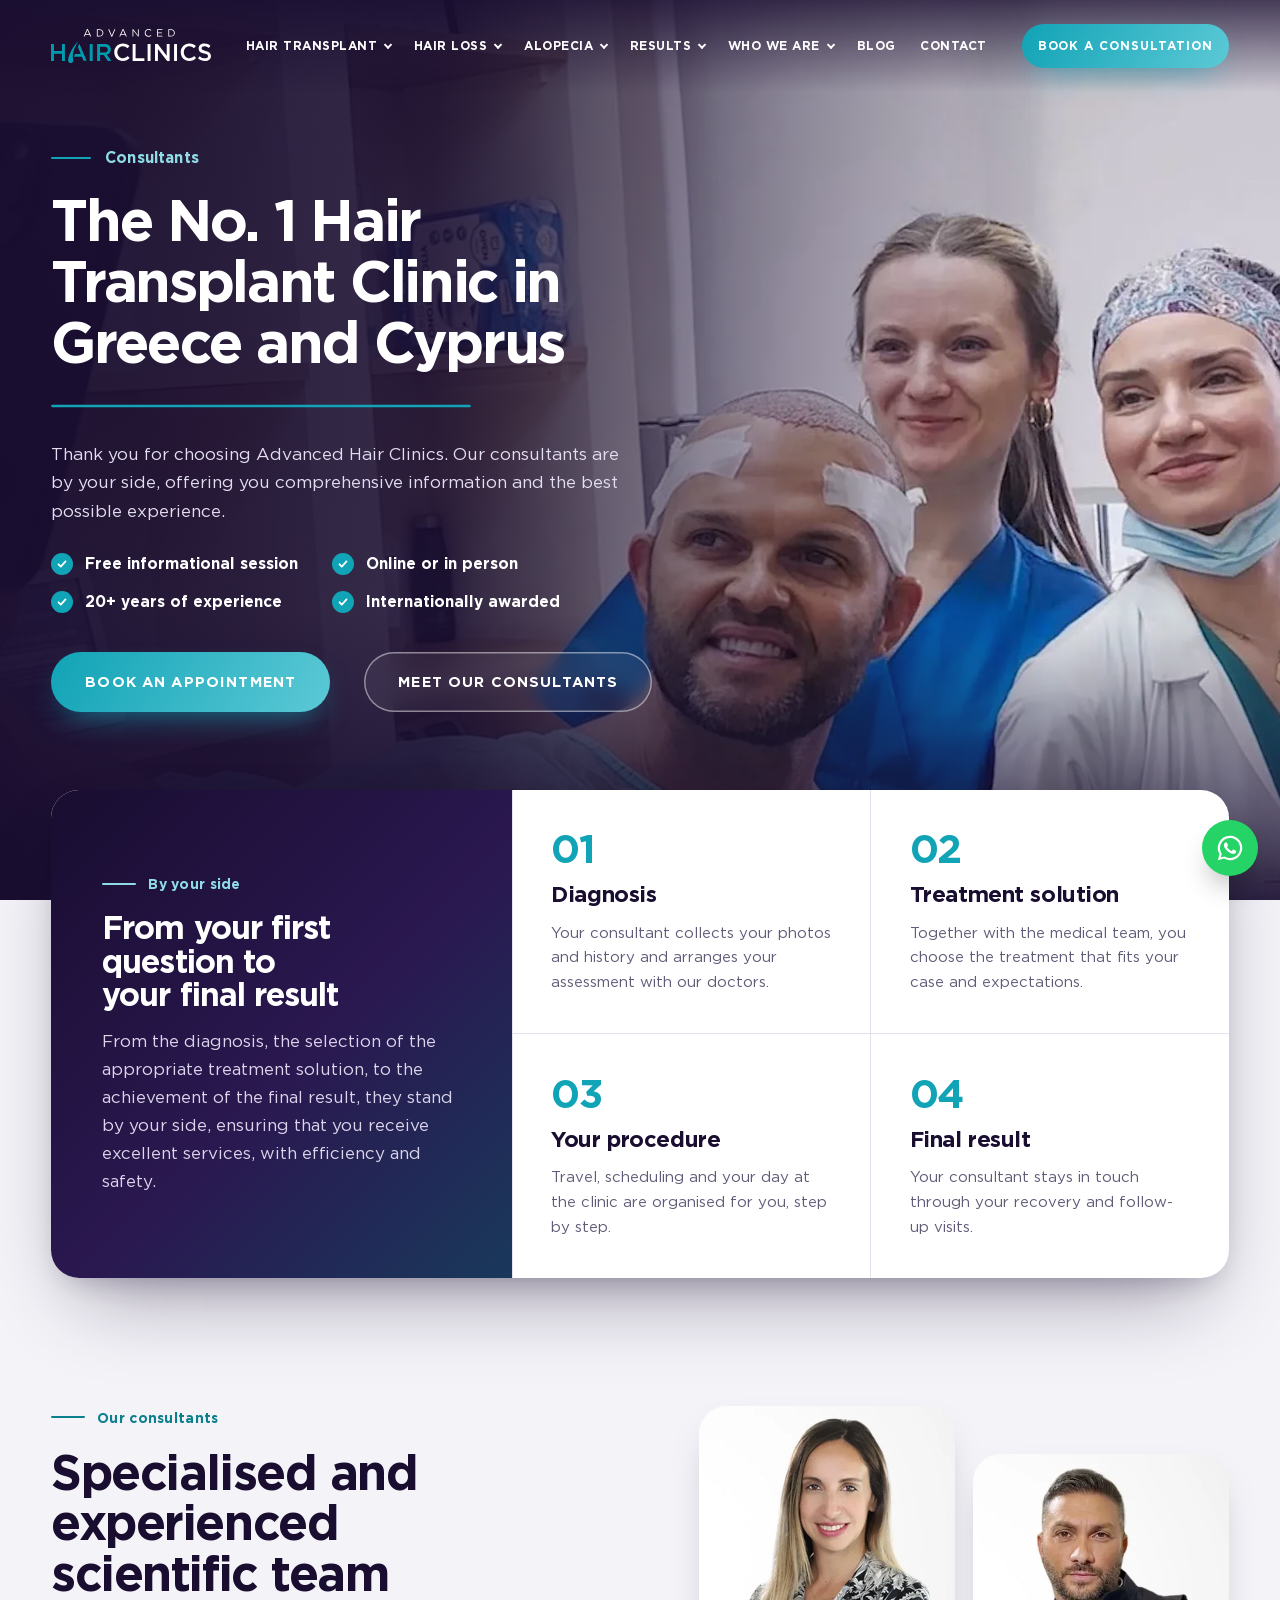
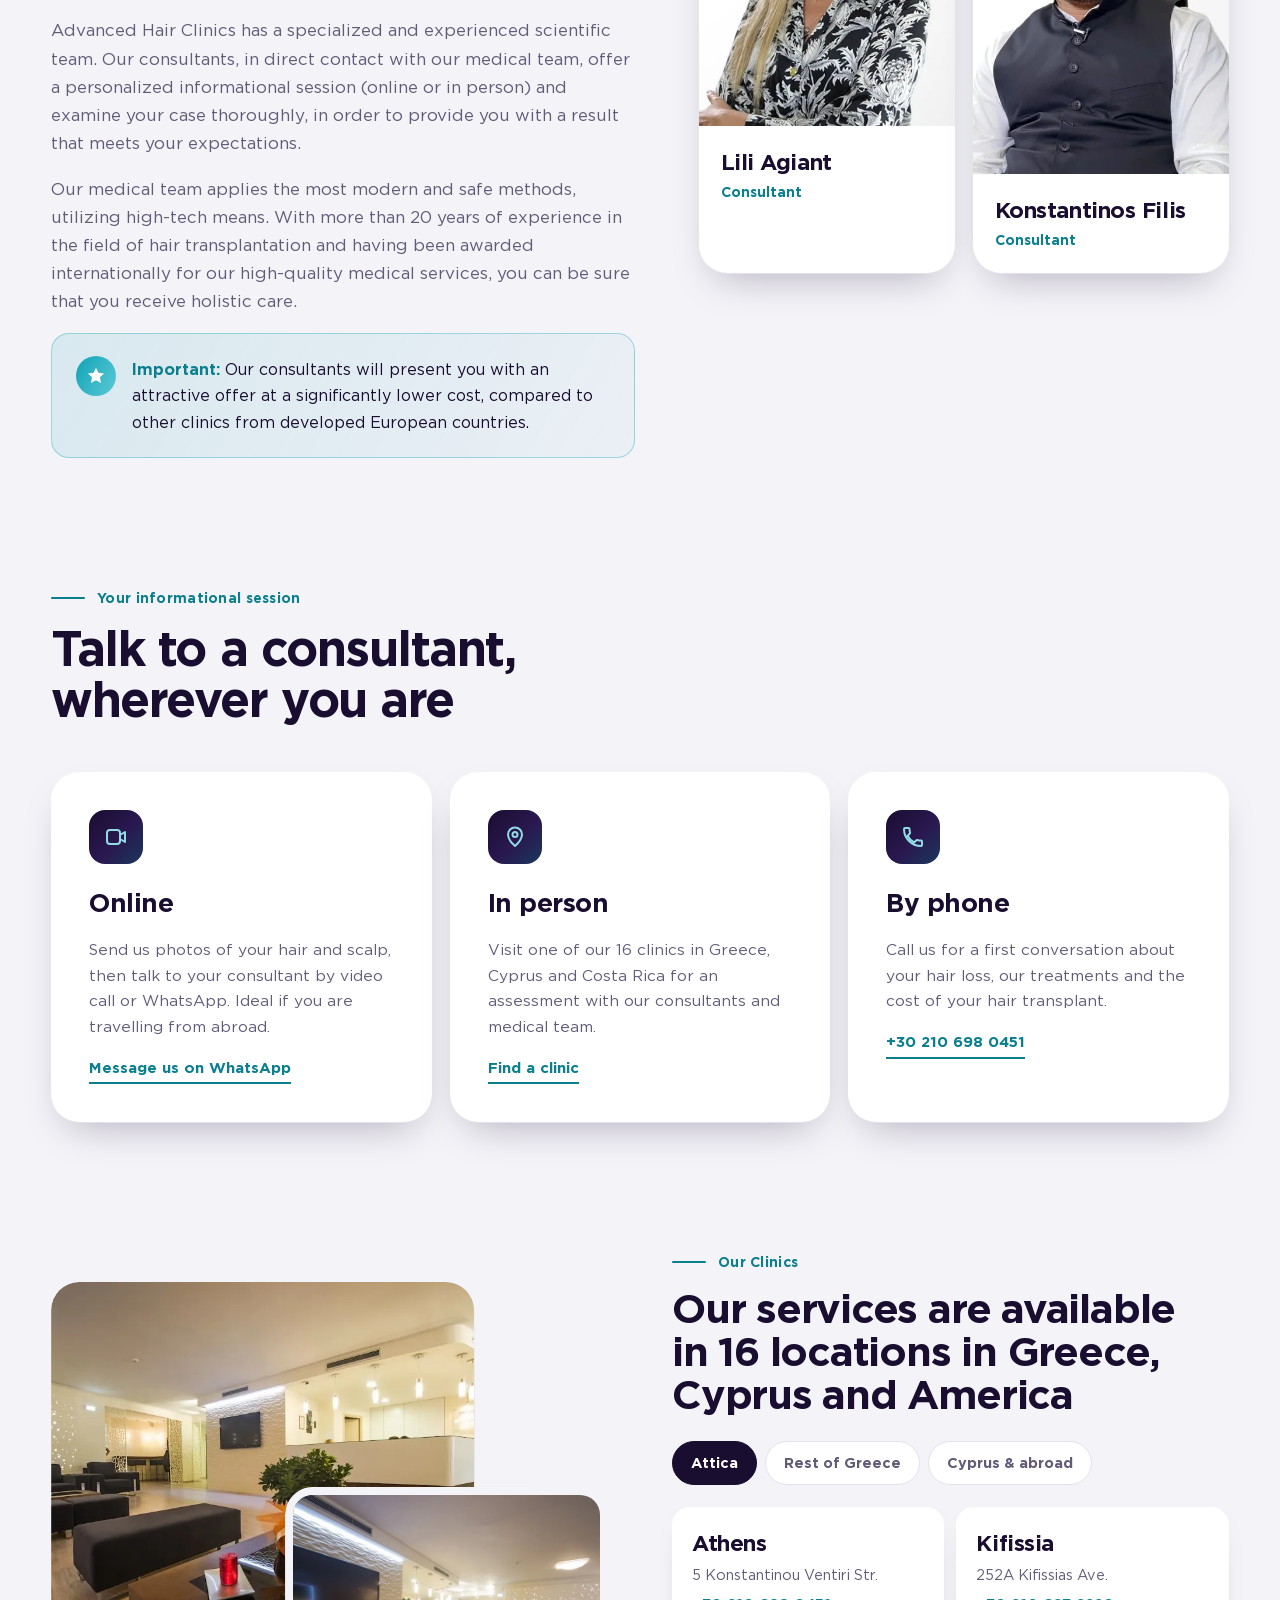
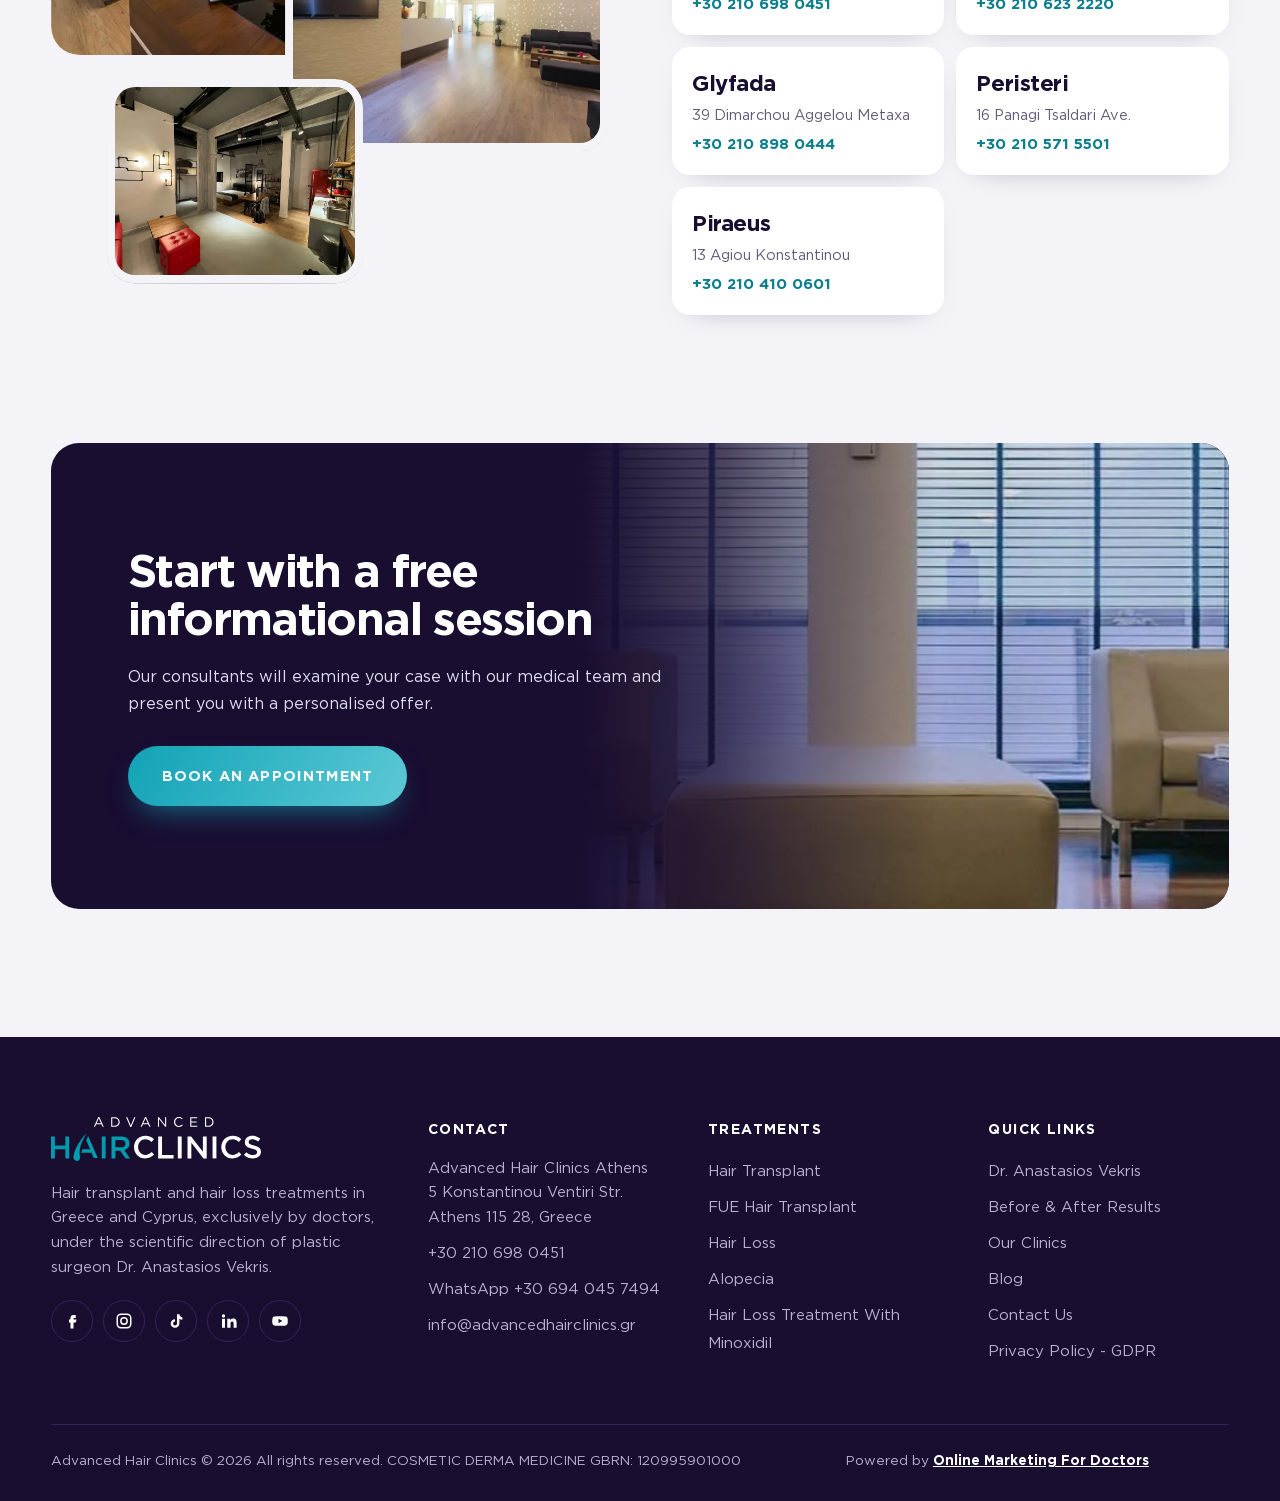
<file: consultants-hair-transplant-hair-loss/index.html>
<!doctype html>
<html lang="en">
<head>
<meta charset="utf-8">
<meta name="viewport" content="width=device-width, initial-scale=1">
<meta name="robots" content="noindex, nofollow">
<title>Hair Transplant Consultation | Advanced Hair Clinics</title>
<meta name="description" content="Speak to our hair transplant consultants in Greece, Cyprus or online. 20+ years guiding patients from first assessment to FUE surgery with Dr Vekris.">
<meta name="theme-color" content="#190D30">
<link rel="icon" href="/assets/img/favicon.png">
<link rel="preload" href="/assets/fonts/ahc-regular.woff2" as="font" type="font/woff2" crossorigin>
<link rel="preload" href="/assets/fonts/ahc-bold.woff2" as="font" type="font/woff2" crossorigin>
<link rel="preload" as="image" href="/assets/img/consultants/hero.webp">
<link rel="stylesheet" href="/assets/css/style.css">
<link rel="stylesheet" href="/assets/css/about.css">
<link rel="stylesheet" href="/assets/css/pages.css">
</head>
<body class="page-about page-consult">
<a class="skip" href="#main">Skip to main content</a>

<!-- ============ HEADER ============ -->
<header class="site-header" id="top">
  <div class="header-inner">
    <a class="brand" href="/" aria-label="Advanced Hair Clinics home">
      <img src="/assets/img/logo-light.svg" alt="Advanced Hair Clinics" width="190" height="40">
    </a>
    <button class="btn btn-teal header-book-mobile" type="button">Book a consultation</button>

    <nav class="main-nav" aria-label="Main">
      <ul>
        <li class="has-mega"><button type="button" class="mm-top" data-g="transplant" aria-expanded="false" aria-controls="mega">Hair Transplant</button></li>
        <li class="has-mega"><button type="button" class="mm-top" data-g="loss" aria-expanded="false" aria-controls="mega">Hair Loss</button></li>
        <li class="has-mega"><button type="button" class="mm-top" data-g="alopecia" aria-expanded="false" aria-controls="mega">Alopecia</button></li>
        <li class="has-mega"><button type="button" class="mm-top" data-g="results" aria-expanded="false" aria-controls="mega">Results</button></li>
        <li class="has-mega"><button type="button" class="mm-top" data-g="about" aria-expanded="false" aria-controls="mega">Who We Are</button></li>
        <li><a href="/blog/">Blog</a></li>
        <li><a href="/contact-us/">Contact</a></li>
      </ul>
    </nav>

    <div class="header-actions">
      <a class="header-phone" href="tel:+302106980451">
        <span class="header-phone-label">Call us now</span>
        <span class="header-phone-number">+30 210 698 0451</span>
      </a>
      <button class="btn btn-teal header-book" type="button">Book a consultation</button>
      <a class="icon-btn phone-icon" href="tel:+302106980451" aria-label="Call +30 210 698 0451">
        <svg viewBox="0 0 24 24" aria-hidden="true"><path d="M6.6 10.8a15.1 15.1 0 0 0 6.6 6.6l2.2-2.2a1 1 0 0 1 1-.25 11.4 11.4 0 0 0 3.6.57 1 1 0 0 1 1 1V20a1 1 0 0 1-1 1A17 17 0 0 1 3 4a1 1 0 0 1 1-1h3.5a1 1 0 0 1 1 1c0 1.25.2 2.45.57 3.57a1 1 0 0 1-.25 1z"/></svg>
      </a>
      <button class="icon-btn menu-toggle" type="button" aria-label="Open menu" aria-expanded="false" aria-controls="mobile-menu">
        <span></span><span></span><span></span>
      </button>
    </div>
  </div>
  <div class="mega" id="mega" hidden>
    <div class="mega-inner">
      <div class="mega-col">
        <div class="mm-group" data-g="about">
          <p class="mm-h"><a href="/who-we-are/">Who We Are</a></p>
          <ul><li><a href="/who-we-are/">Who We Are</a></li><li><a href="/doctors/">Our Doctors</a></li><li><a href="/hair-transplant-clinics/">Our Clinics</a></li><li><a href="/consultants-hair-transplant-hair-loss/">Consultants</a></li></ul>
        </div>
        <div class="mm-group mm-solo">
          <p class="mm-h"><a href="/blog/">Blog - Articles</a></p>
          <p class="mm-h"><a href="/contact-us/">Contact Us</a></p>
        </div>
      </div>
      <div class="mega-col">
        <div class="mm-group" data-g="loss">
          <p class="mm-h"><a href="/hair-loss/">Hair Loss</a></p>
          <ul><li><a href="/hair-loss/">Hair Loss</a></li><li><span class="mm-off" aria-disabled="true" title="Coming soon">Male Hair Loss</span></li><li><span class="mm-off" aria-disabled="true" title="Coming soon">Female Hair Loss</span></li><li><span class="mm-off" aria-disabled="true" title="Coming soon">Tricopat Hair Loss Treatment</span></li><li><span class="mm-off" aria-disabled="true" title="Coming soon">Hair Loss Treatment With Autologous Growth Factors</span></li><li><span class="mm-off" aria-disabled="true" title="Coming soon">Hair Loss Treatment With Minoxidil</span></li><li><span class="mm-off" aria-disabled="true" title="Coming soon">Scalp Micropigmentation</span></li></ul>
        </div>
        <div class="mm-group" data-g="alopecia">
          <p class="mm-h"><a href="/alopecia/">Alopecia</a></p>
          <ul><li><a href="/alopecia/">Alopecia</a></li><li><span class="mm-off" aria-disabled="true" title="Coming soon">Androgenetic Alopecia</span></li><li><span class="mm-off" aria-disabled="true" title="Coming soon">Alopecia Areata</span></li><li><span class="mm-off" aria-disabled="true" title="Coming soon">Diffuse Alopecia</span></li><li><span class="mm-off" aria-disabled="true" title="Coming soon">Cicatricial Alopecia</span></li><li><span class="mm-off" aria-disabled="true" title="Coming soon">Hair Loss DNA Test</span></li></ul>
        </div>
      </div>
      <div class="mega-col">
        <div class="mm-group" data-g="transplant">
          <p class="mm-h"><a href="/hair-transplant/">Hair Transplant</a></p>
          <ul><li><a href="/hair-transplant/">Hair Transplant</a></li><li><a href="/fue-hair-transplant/">FUE Hair Transplant</a></li><li><a href="/vip-hair-transplant/">VIP Hair Transplant by Dr Vekris</a></li><li><span class="mm-off" aria-disabled="true" title="Coming soon">FUE Beard Transplant</span></li><li><span class="mm-off" aria-disabled="true" title="Coming soon">FUE Eyebrow Transplant</span></li><li><span class="mm-off" aria-disabled="true" title="Coming soon">Leukotrichia</span></li><li><span class="mm-off" aria-disabled="true" title="Coming soon">FUT Strip Hair Transplant</span></li><li><span class="mm-off" aria-disabled="true" title="Coming soon">FUT Strip Scars Restoration</span></li><li><span class="mm-off" aria-disabled="true" title="Coming soon">Unshaven FUE Hair Transplant</span></li><li><span class="mm-off" aria-disabled="true" title="Coming soon">Hair Transplant in Women</span></li><li><span class="mm-off" aria-disabled="true" title="Coming soon">Hair Transplant Timeline Month by Month</span></li></ul>
        </div>
        <div class="mm-group" data-g="results">
          <p class="mm-h"><a href="/before-after-results/">Before-After Results</a></p>
          <ul><li><a href="/before-after-results/#fue-hair-transplant">Hair Transplant Results</a></li><li><a href="/before-after-results/#eyebrow-transplant">Eyebrow Transplant Results</a></li><li><a href="/before-after-results/#beard-transplant">Beard Transplant Results</a></li><li><a href="/before-after-results/#unshaven-fue-hair-transplant">Unshaven Hair Transplant Results</a></li><li><a href="/before-after-results/#autologous-hair-mesotherapy">Autologous Hair Mesotherapy Results</a></li><li><a href="/before-after-results/#scalp-micropigmentation">Scalp Micropigmentation Results</a></li></ul>
        </div>
      </div>
      <div class="mega-cards">
        <a class="mega-card" href="/plastic-surgeon-dr-anastasios-vekris/">
          <img src="/assets/img/about/doctors/anastasios-vekris.webp" alt="" width="720" height="720" loading="lazy">
          <span class="mc-k">Scientific Director</span>
          <span class="mc-t">Dr. Anastasios Vekris</span>
          <span class="mc-p">Plastic surgeon and President of the FUE Europe Society.</span>
          <span class="text-link light">Meet Dr. Vekris</span>
        </a>
        <a class="mega-card mega-card-vip" href="/vip-hair-transplant/">
          <img src="/assets/img/gen/surgery-card.webp" alt="" width="600" height="737" loading="lazy">
          <span class="mc-k">Vekris Signature</span>
          <span class="mc-t">VIP Hair Transplant</span>
          <span class="mc-p">Performed by Dr. Vekris himself, in complete confidence.</span>
          <span class="text-link light">Discover VIP</span>
        </a>
      </div>
    </div>
  </div>
</header>

<!-- Mobile menu -->
<div class="mobile-menu" id="mobile-menu" hidden>
  <nav aria-label="Mobile">
    <details>
      <summary>Who We Are</summary>
      <a href="/who-we-are/">Who We Are</a><a href="/doctors/">Our Doctors</a><a href="/hair-transplant-clinics/">Our Clinics</a><a href="/consultants-hair-transplant-hair-loss/">Consultants</a>
    </details>
    <details>
      <summary>Hair Transplant</summary>
      <a href="/hair-transplant/">Hair Transplant</a><a href="/fue-hair-transplant/">FUE Hair Transplant</a><a href="/vip-hair-transplant/">VIP Hair Transplant by Dr Vekris</a><span class="mm-off" aria-disabled="true" title="Coming soon">FUE Beard Transplant</span><span class="mm-off" aria-disabled="true" title="Coming soon">FUE Eyebrow Transplant</span><span class="mm-off" aria-disabled="true" title="Coming soon">Leukotrichia</span><span class="mm-off" aria-disabled="true" title="Coming soon">FUT Strip Hair Transplant</span><span class="mm-off" aria-disabled="true" title="Coming soon">FUT Strip Scars Restoration</span><span class="mm-off" aria-disabled="true" title="Coming soon">Unshaven FUE Hair Transplant</span><span class="mm-off" aria-disabled="true" title="Coming soon">Hair Transplant in Women</span><span class="mm-off" aria-disabled="true" title="Coming soon">Hair Transplant Timeline Month by Month</span>
    </details>
    <details>
      <summary>Hair Loss</summary>
      <a href="/hair-loss/">Hair Loss</a><span class="mm-off" aria-disabled="true" title="Coming soon">Male Hair Loss</span><span class="mm-off" aria-disabled="true" title="Coming soon">Female Hair Loss</span><span class="mm-off" aria-disabled="true" title="Coming soon">Tricopat Hair Loss Treatment</span><span class="mm-off" aria-disabled="true" title="Coming soon">Hair Loss Treatment With Autologous Growth Factors</span><span class="mm-off" aria-disabled="true" title="Coming soon">Hair Loss Treatment With Minoxidil</span><span class="mm-off" aria-disabled="true" title="Coming soon">Scalp Micropigmentation</span>
    </details>
    <details>
      <summary>Alopecia</summary>
      <a href="/alopecia/">Alopecia</a><span class="mm-off" aria-disabled="true" title="Coming soon">Androgenetic Alopecia</span><span class="mm-off" aria-disabled="true" title="Coming soon">Alopecia Areata</span><span class="mm-off" aria-disabled="true" title="Coming soon">Diffuse Alopecia</span><span class="mm-off" aria-disabled="true" title="Coming soon">Cicatricial Alopecia</span><span class="mm-off" aria-disabled="true" title="Coming soon">Hair Loss DNA Test</span>
    </details>
    <details>
      <summary>Before-After Results</summary>
      <a href="/before-after-results/#fue-hair-transplant">Hair Transplant Results</a><a href="/before-after-results/#eyebrow-transplant">Eyebrow Transplant Results</a><a href="/before-after-results/#beard-transplant">Beard Transplant Results</a><a href="/before-after-results/#unshaven-fue-hair-transplant">Unshaven Hair Transplant Results</a><a href="/before-after-results/#autologous-hair-mesotherapy">Autologous Hair Mesotherapy Results</a><a href="/before-after-results/#scalp-micropigmentation">Scalp Micropigmentation Results</a>
    </details>
    <a href="/plastic-surgeon-dr-anastasios-vekris/">Dr Vekris</a>
    <a href="/blog/">Blog</a>
    <a href="/contact-us/">Contact</a>
  </nav>
  <div class="mobile-menu-foot">
    <a class="header-phone" href="tel:+302106980451">
      <span class="header-phone-label">Call us now</span>
      <span class="header-phone-number">+30 210 698 0451</span>
    </a>
    <button class="btn btn-teal" type="button">Book a consultation</button>
  </div>
</div>

<main id="main">

<!-- ============ HERO ============ -->
<section class="hero hero-about hero-consult" aria-label="Introduction">
  <img class="hero-img" src="/assets/img/consultants/hero.webp" alt="A patient takes a selfie with the Advanced Hair Clinics team after his hair transplant" width="1920" height="1080" fetchpriority="high">
  <div class="hero-shade" aria-hidden="true"></div>

  <div class="hero-content">
    <p class="hero-eyebrow">Consultants</p>
    <h1 class="hero-title">
      <span class="line"><span>The No. 1 Hair</span></span>
      <span class="line"><span>Transplant Clinic in</span></span>
      <span class="line"><span>Greece and Cyprus</span></span>
    </h1>
    <svg class="hairline hero-hairline" viewBox="0 0 600 4" preserveAspectRatio="none" aria-hidden="true">
      <path d="M2 2 H598"/>
    </svg>
    <p class="hero-sub">Thank you for choosing Advanced Hair Clinics. Our consultants are by your side, offering you comprehensive information and the best possible experience.</p>
    <ul class="hero-points">
      <li>Free informational session</li>
      <li>Online or in person</li>
      <li>20+ years of experience</li>
      <li>Internationally awarded</li>
    </ul>
    <div class="hero-cta">
      <button class="btn btn-teal btn-lg" type="button">Book an Appointment</button>
      <a class="btn btn-ghost btn-lg" href="#consultants">Meet our consultants</a>
    </div>
  </div>
</section>

<!-- ============ BY YOUR SIDE (overlapping card) ============ -->
<section class="authority steps-card" aria-labelledby="side-title">
  <div class="authority-card">
    <div class="sc-intro">
      <p class="kicker">By your side</p>
      <h2 id="side-title" class="h2">From your first question to your final result</h2>
      <p>From the diagnosis, the selection of the appropriate treatment solution, to the achievement of the final result, they stand by your side, ensuring that you receive excellent services, with efficiency and safety.</p>
    </div>
    <ol class="sc-steps">
      <li><span class="sc-n" aria-hidden="true">01</span><h3>Diagnosis</h3><p>Your consultant collects your photos and history and arranges your assessment with our doctors.</p></li>
      <li><span class="sc-n" aria-hidden="true">02</span><h3>Treatment solution</h3><p>Together with the medical team, you choose the treatment that fits your case and expectations.</p></li>
      <li><span class="sc-n" aria-hidden="true">03</span><h3>Your procedure</h3><p>Travel, scheduling and your day at the clinic are organised for you, step by step.</p></li>
      <li><span class="sc-n" aria-hidden="true">04</span><h3>Final result</h3><p>Your consultant stays in touch through your recovery and follow-up visits.</p></li>
    </ol>
  </div>
</section>

<!-- ============ OUR CONSULTANTS ============ -->
<section class="consult" id="consultants" aria-labelledby="consult-title">
  <div class="cs-text">
    <p class="kicker">Our consultants</p>
    <h2 id="consult-title" class="h2">Specialised and experienced scientific team</h2>
    <p>Advanced Hair Clinics has a specialized and experienced scientific team. Our consultants, in direct contact with our medical team, offer a personalized informational session (online or in person) and examine your case thoroughly, in order to provide you with a result that meets your expectations.</p>
    <p>Our medical team applies the most modern and safe methods, utilizing high-tech means. With more than 20 years of experience in the field of hair transplantation and having been awarded internationally for our high-quality medical services, you can be sure that you receive holistic care.</p>
    <div class="cs-note">
      <span class="cs-note-icon" aria-hidden="true"><svg viewBox="0 0 24 24"><path d="M12 2l2.9 6.2 6.8.8-5 4.6 1.3 6.7L12 17l-6 3.3 1.3-6.7-5-4.6 6.8-.8z"/></svg></span>
      <p><strong>Important:</strong> Our consultants will present you with an attractive offer at a significantly lower cost, compared to other clinics from developed European countries.</p>
    </div>
  </div>
  <ul class="cs-people">
    <li class="cs-person">
      <img src="/assets/img/consultants/lili-agiant.webp" alt="Lili Agiant, consultant at Advanced Hair Clinics" loading="lazy" width="550" height="550">
      <div class="cs-person-body">
        <h3><a href="/lili-agiant/">Lili Agiant</a></h3>
        <p>Consultant</p>
      </div>
    </li>
    <li class="cs-person">
      <img src="/assets/img/consultants/konstantinos-filis.webp" alt="Konstantinos Filis, consultant at Advanced Hair Clinics" loading="lazy" width="550" height="550">
      <div class="cs-person-body">
        <h3><a href="/konstantinos-filis/">Konstantinos Filis</a></h3>
        <p>Consultant</p>
      </div>
    </li>
  </ul>
</section>

<!-- ============ ONLINE OR IN PERSON ============ -->
<section class="modes" aria-labelledby="modes-title">
  <div class="modes-head">
    <p class="kicker">Your informational session</p>
    <h2 id="modes-title" class="h2">Talk to a consultant, wherever you are</h2>
  </div>
  <ul class="modes-grid">
    <li class="mode">
      <span class="mode-icon" aria-hidden="true"><svg viewBox="0 0 24 24"><rect x="3" y="5" width="13" height="14" rx="3"/><path d="M16 10l5-3v10l-5-3"/></svg></span>
      <h3>Online</h3>
      <p>Send us photos of your hair and scalp, then talk to your consultant by video call or WhatsApp. Ideal if you are travelling from abroad.</p>
      <a class="text-link" href="https://wa.me/306940457494" target="_blank" rel="noopener">Message us on WhatsApp</a>
    </li>
    <li class="mode">
      <span class="mode-icon" aria-hidden="true"><svg viewBox="0 0 24 24"><path d="M12 21s-7-6.1-7-11.5a7 7 0 0 1 14 0C19 14.9 12 21 12 21z"/><circle cx="12" cy="9.5" r="2.5"/></svg></span>
      <h3>In person</h3>
      <p>Visit one of our 16 clinics in Greece, Cyprus and Costa Rica for an assessment with our consultants and medical team.</p>
      <a class="text-link" href="#clinics">Find a clinic</a>
    </li>
    <li class="mode">
      <span class="mode-icon" aria-hidden="true"><svg viewBox="0 0 24 24"><path d="M6.6 10.8a15.1 15.1 0 0 0 6.6 6.6l2.2-2.2a1 1 0 0 1 1-.25 11.4 11.4 0 0 0 3.6.57 1 1 0 0 1 1 1V20a1 1 0 0 1-1 1A17 17 0 0 1 3 4a1 1 0 0 1 1-1h3.5a1 1 0 0 1 1 1c0 1.25.2 2.45.57 3.57a1 1 0 0 1-.25 1z"/></svg></span>
      <h3>By phone</h3>
      <p>Call us for a first conversation about your hair loss, our treatments and the cost of your hair transplant.</p>
      <a class="text-link" href="tel:+302106980451">+30 210 698 0451</a>
    </li>
  </ul>
</section>

<!-- ============ CLINICS ============ -->
<section class="clinics" id="clinics" aria-labelledby="clinics-title">
  <div class="clinics-media" aria-hidden="true">
    <img class="cm-a" src="/assets/img/clinic/clinic-5.webp" alt="" loading="lazy">
    <img class="cm-b" src="/assets/img/clinic/clinic-1.webp" alt="" loading="lazy">
    <img class="cm-c" src="/assets/img/clinic/clinic-3.webp" alt="" loading="lazy">
  </div>
  <div class="clinics-text">
    <p class="kicker">Our Clinics</p>
    <h2 id="clinics-title" class="h2">Our services are available in 16 locations in Greece, Cyprus and America</h2>
    <div class="region-tabs" role="tablist" aria-label="Regions">
      <button role="tab" aria-selected="true" aria-controls="r-attica" id="t-attica">Attica</button>
      <button role="tab" aria-selected="false" aria-controls="r-greece" id="t-greece">Rest of Greece</button>
      <button role="tab" aria-selected="false" aria-controls="r-abroad" id="t-abroad">Cyprus &amp; abroad</button>
    </div>
    <ul class="clinic-list" id="r-attica" role="tabpanel" aria-labelledby="t-attica">
      <li><h3>Athens</h3><p>5 Konstantinou Ventiri Str.</p><a href="tel:+302106980451">+30 210 698 0451</a></li>
      <li><h3>Kifissia</h3><p>252A Kifissias Ave.</p><a href="tel:+302106232220">+30 210 623 2220</a></li>
      <li><h3>Glyfada</h3><p>39 Dimarchou Aggelou Metaxa</p><a href="tel:+302108980444">+30 210 898 0444</a></li>
      <li><h3>Peristeri</h3><p>16 Panagi Tsaldari Ave.</p><a href="tel:+302105715501">+30 210 571 5501</a></li>
      <li><h3>Piraeus</h3><p>13 Agiou Konstantinou</p><a href="tel:+302104100601">+30 210 410 0601</a></li>
    </ul>
    <ul class="clinic-list" id="r-greece" role="tabpanel" aria-labelledby="t-greece" hidden>
      <li><h3>Thessaloniki</h3><p>17 Tsimiski Str.</p><a href="tel:+302310224240">+30 2310 224240</a></li>
      <li><h3>Patras</h3><p>93-97 Riga Fereou</p><a href="tel:+302610226562">+30 2610 226562</a></li>
      <li><h3>Rhodes</h3><p>28 Ethnarchou Makariou Str.</p><a href="tel:+302241032700">+30 22410 32700</a></li>
      <li><h3>Heraklion</h3><p>27 Lasithiou &amp; Kornarou Square</p><a href="tel:+302810222303">+30 2810 222303</a></li>
      <li><h3>Larissa</h3><p>2 Rousvelt &amp; Kiprou Str.</p><a href="tel:+302410251351">+30 2410 251351</a></li>
      <li><h3>Agrinio</h3><p>10 Ilia Iliou Str.</p><a href="tel:+302641028588">+30 26410 28588</a></li>
      <li><h3>Ioannina</h3><p>9 Poutetsi Str.</p><a href="tel:+302651021806">+30 26510 21806</a></li>
      <li><h3>Kalamata</h3><p>79-81 Aristomenous Str.</p><a href="tel:+302721088985">+30 272 108 8985</a></li>
    </ul>
    <ul class="clinic-list" id="r-abroad" role="tabpanel" aria-labelledby="t-abroad" hidden>
      <li><h3>Limassol</h3><p>Gladstonos &amp; 21 Georgiou Karaiskaki Str., Agia Triada</p><a href="tel:+35725251040">+357 2525 1040</a></li>
      <li><h3>Nicosia</h3><p>1 October 28th &amp; Georgiou Griva Digeni</p><a href="tel:+35722257490">+357 2225 7490</a></li>
      <li><h3>Costa Rica</h3><p>Hospital CIMA San José, Tower 2</p><a href="tel:+50622088787">+506 2208 8787</a></li>
    </ul>
  </div>
</section>

<!-- ============ CTA BAND ============ -->
<section class="cta-band about-cta" aria-labelledby="cta-title">
  <div class="cta-bg" aria-hidden="true"><img src="/assets/img/clinics/thessaloniki.webp" alt="" loading="lazy"></div>
  <div class="cta-inner">
    <h2 id="cta-title" class="display">Start with a free informational session</h2>
    <p class="cta-lead">Our consultants will examine your case with our medical team and present you with a personalised offer.</p>
    <div class="cta-actions">
      <button class="btn btn-teal btn-lg" type="button">Book an Appointment</button>
      <a class="header-phone light" href="tel:+302106980451">
        <span class="header-phone-label">Call us now</span>
        <span class="header-phone-number">+30 210 698 0451</span>
      </a>
    </div>
  </div>
</section>

</main>

<!-- ============ FOOTER ============ -->
<footer class="site-footer" id="contact">
  <div class="footer-grid">
    <div class="footer-brand">
      <img src="/assets/img/logo-light.svg" alt="Advanced Hair Clinics" width="210" height="44" loading="lazy">
      <p>Hair transplant and hair loss treatments in Greece and Cyprus, exclusively by doctors, under the scientific direction of plastic surgeon Dr. Anastasios Vekris.</p>
      <ul class="social" aria-label="Social media">
        <li><a href="https://www.facebook.com/AdvancedHairClinics/" target="_blank" rel="noopener" aria-label="Follow us on Facebook"><svg viewBox="0 0 24 24" aria-hidden="true"><path d="M14 8h3V4h-3a4 4 0 0 0-4 4v2H8v4h2v8h4v-8h3l1-4h-4V8.5a.5.5 0 0 1 .5-.5z"/></svg></a></li>
        <li><a href="https://www.instagram.com/advanced_hair_clinics/" target="_blank" rel="noopener" aria-label="Follow us on Instagram"><svg viewBox="0 0 24 24" aria-hidden="true" class="stroke"><rect x="3" y="3" width="18" height="18" rx="5"/><circle cx="12" cy="12" r="4.2"/></svg></a></li>
        <li><a href="https://www.tiktok.com/@advancedhairclinics" target="_blank" rel="noopener" aria-label="Follow us on TikTok"><svg viewBox="0 0 24 24" aria-hidden="true"><path d="M16.5 3c.4 2.3 1.9 3.8 4 4v3.2a7.6 7.6 0 0 1-4-1.2v6.3A5.8 5.8 0 1 1 10.7 9.5v3.3a2.6 2.6 0 1 0 2.6 2.6V3z"/></svg></a></li>
        <li><a href="https://www.linkedin.com/company/advanced-hair-clinics" target="_blank" rel="noopener" aria-label="Follow us on LinkedIn"><svg viewBox="0 0 24 24" aria-hidden="true"><path d="M4 9h4v12H4zM6 3a2.2 2.2 0 1 1 0 4.4A2.2 2.2 0 0 1 6 3zm5 6h3.8v1.7h.1c.5-1 1.8-2 3.8-2 4 0 4.8 2.6 4.8 6V21h-4v-5.5c0-1.3 0-3-1.9-3s-2.2 1.5-2.2 2.9V21H11z"/></svg></a></li>
        <li><a href="https://www.youtube.com/user/advancedhairclinics" target="_blank" rel="noopener" aria-label="Follow us on YouTube"><svg viewBox="0 0 24 24" aria-hidden="true"><path d="M22 8.2a3 3 0 0 0-2.1-2.1C18 5.6 12 5.6 12 5.6s-6 0-7.9.5A3 3 0 0 0 2 8.2 31 31 0 0 0 1.6 12 31 31 0 0 0 2 15.8a3 3 0 0 0 2.1 2.1c1.9.5 7.9.5 7.9.5s6 0 7.9-.5a3 3 0 0 0 2.1-2.1c.4-1.2.4-3.8.4-3.8s0-2.6-.4-3.8zM10 15V9l5.2 3z"/></svg></a></li>
      </ul>
    </div>
    <div class="footer-col">
      <h2>Contact</h2>
      <address>
        Advanced Hair Clinics Athens<br>
        5 Konstantinou Ventiri Str.<br>
        Athens 115 28, Greece
      </address>
      <p><a href="tel:+302106980451">+30 210 698 0451</a></p>
      <p><a href="https://wa.me/306940457494" target="_blank" rel="noopener">WhatsApp +30 694 045 7494</a></p>
      <p><a href="mailto:info@advancedhairclinics.gr">info@advancedhairclinics.gr</a></p>
    </div>
    <div class="footer-col">
      <h2>Treatments</h2>
      <ul>
        <li><a href="/#services">Hair Transplant</a></li>
        <li><a href="/#services">FUE Hair Transplant</a></li>
        <li><a href="/#services">Hair Loss</a></li>
        <li><a href="/#services">Alopecia</a></li>
        <li><a href="/#services">Hair Loss Treatment With Minoxidil</a></li>
      </ul>
    </div>
    <div class="footer-col">
      <h2>Quick links</h2>
      <ul>
        <li><a href="/#dr-vekris">Dr. Anastasios Vekris</a></li>
        <li><a href="/#results">Before &amp; After Results</a></li>
        <li><a href="/#clinics">Our Clinics</a></li>
        <li><a href="/#blog">Blog</a></li>
        <li><a href="#contact">Contact Us</a></li>
        <li><a href="#contact">Privacy Policy - GDPR</a></li>
      </ul>
    </div>
  </div>
  <div class="footer-bottom">
    <p>Advanced Hair Clinics © 2026 All rights reserved. COSMETIC DERMA MEDICINE GBRN: 120995901000</p>
    <p>Powered by <a href="https://onlinemarketingfordoctors.com/" target="_blank" rel="noopener">Online Marketing For Doctors</a></p>
  </div>
</footer>

<a class="float-wa" href="https://wa.me/306940457494" target="_blank" rel="noopener" aria-label="Chat with us on WhatsApp">
  <svg viewBox="0 0 32 32" aria-hidden="true"><path d="M16 3a13 13 0 0 0-11.2 19.6L3 29l6.6-1.7A13 13 0 1 0 16 3zm0 23.7a10.7 10.7 0 0 1-5.5-1.5l-.4-.2-3.9 1 1-3.8-.2-.4A10.7 10.7 0 1 1 16 26.7zm5.9-8c-.3-.2-1.9-.9-2.2-1s-.5-.2-.7.2-.8 1-1 1.2-.4.2-.7 0a8.8 8.8 0 0 1-4.4-3.8c-.3-.6.3-.5.9-1.7.1-.2 0-.4 0-.6l-1-2.4c-.3-.6-.5-.5-.7-.5h-.6a1.2 1.2 0 0 0-.9.4 3.6 3.6 0 0 0-1.1 2.7 6.3 6.3 0 0 0 1.3 3.3 14.4 14.4 0 0 0 5.5 4.9c2 .9 2.8 1 3.9.8a3.3 3.3 0 0 0 2.1-1.5 2.7 2.7 0 0 0 .2-1.5c0-.2-.3-.3-.6-.5z"/></svg>
</a>
<button class="to-top" type="button" aria-label="Back to top">
  <svg viewBox="0 0 24 24" aria-hidden="true"><path d="M12 19V5M5 12l7-7 7 7"/></svg>
</button>

<script src="/assets/js/site.js" defer></script>
<script src="/assets/js/about.js" defer></script>
</body>
</html>
</file>
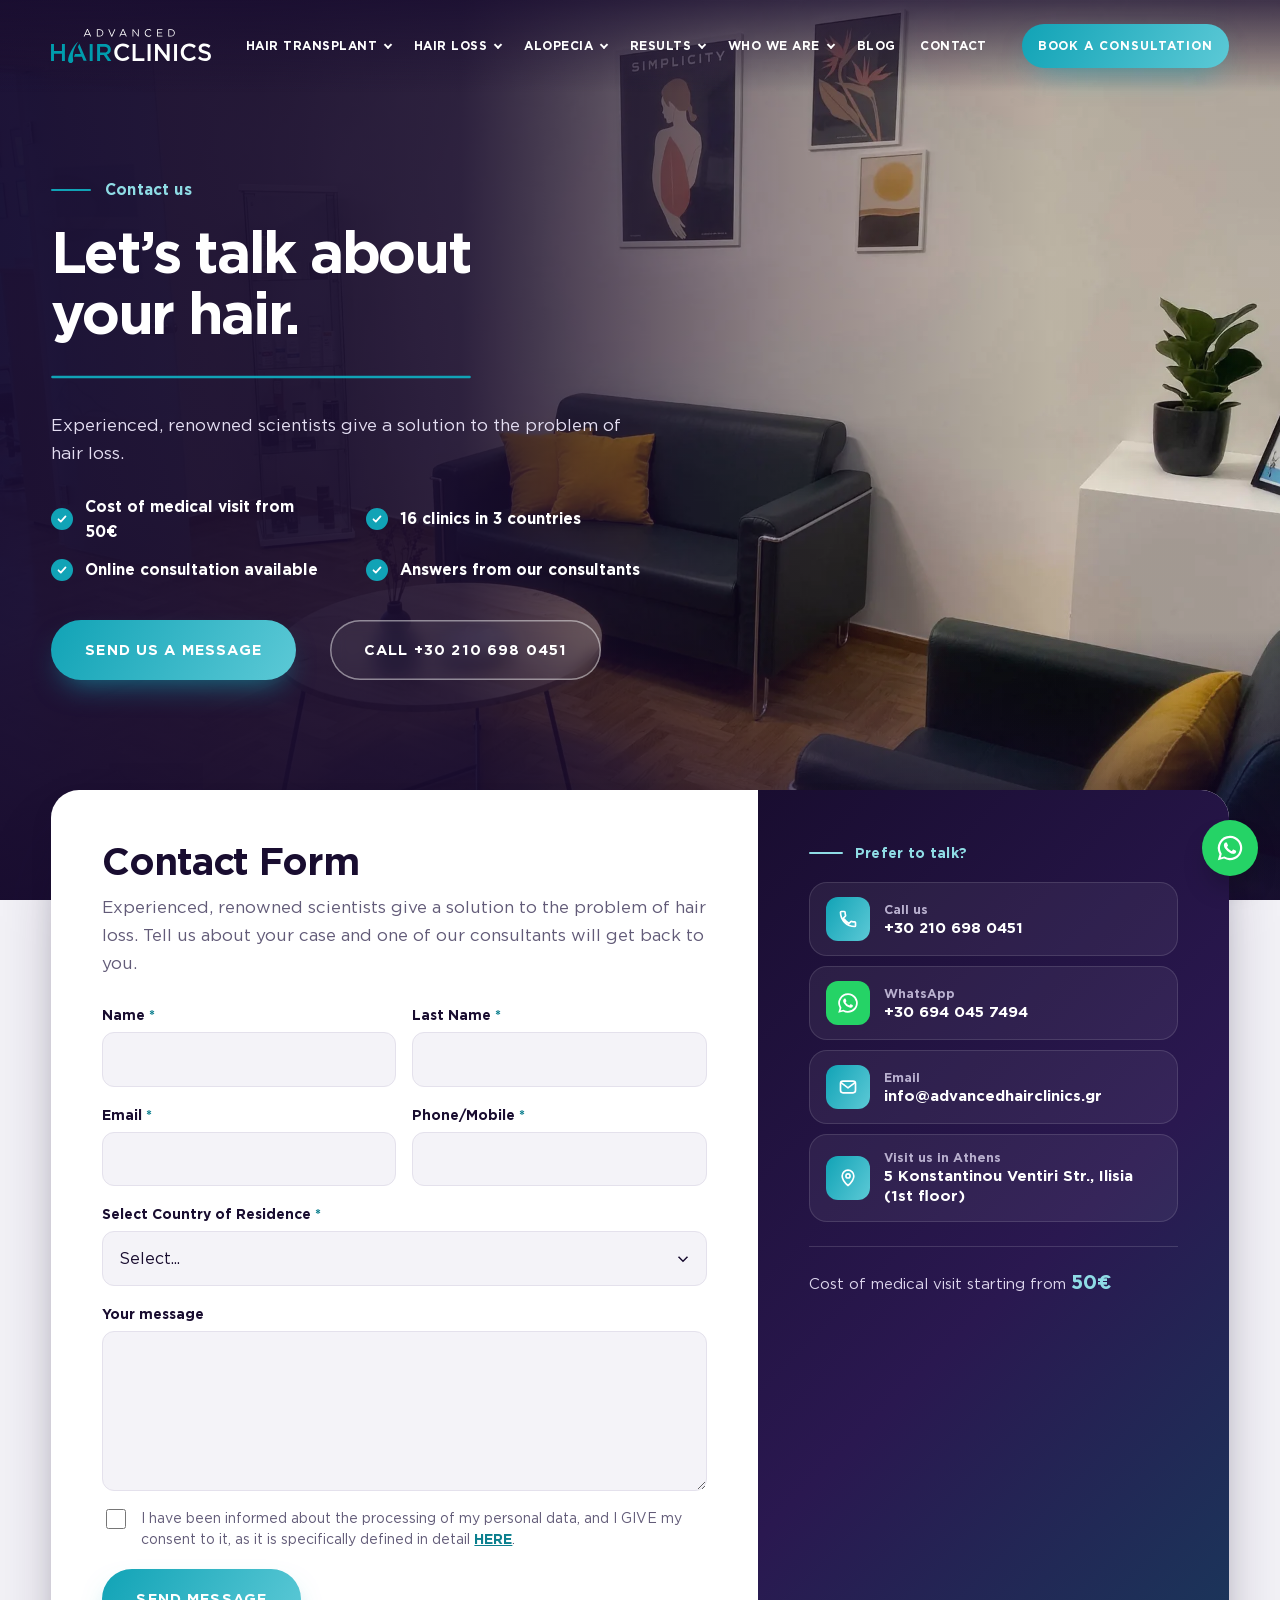
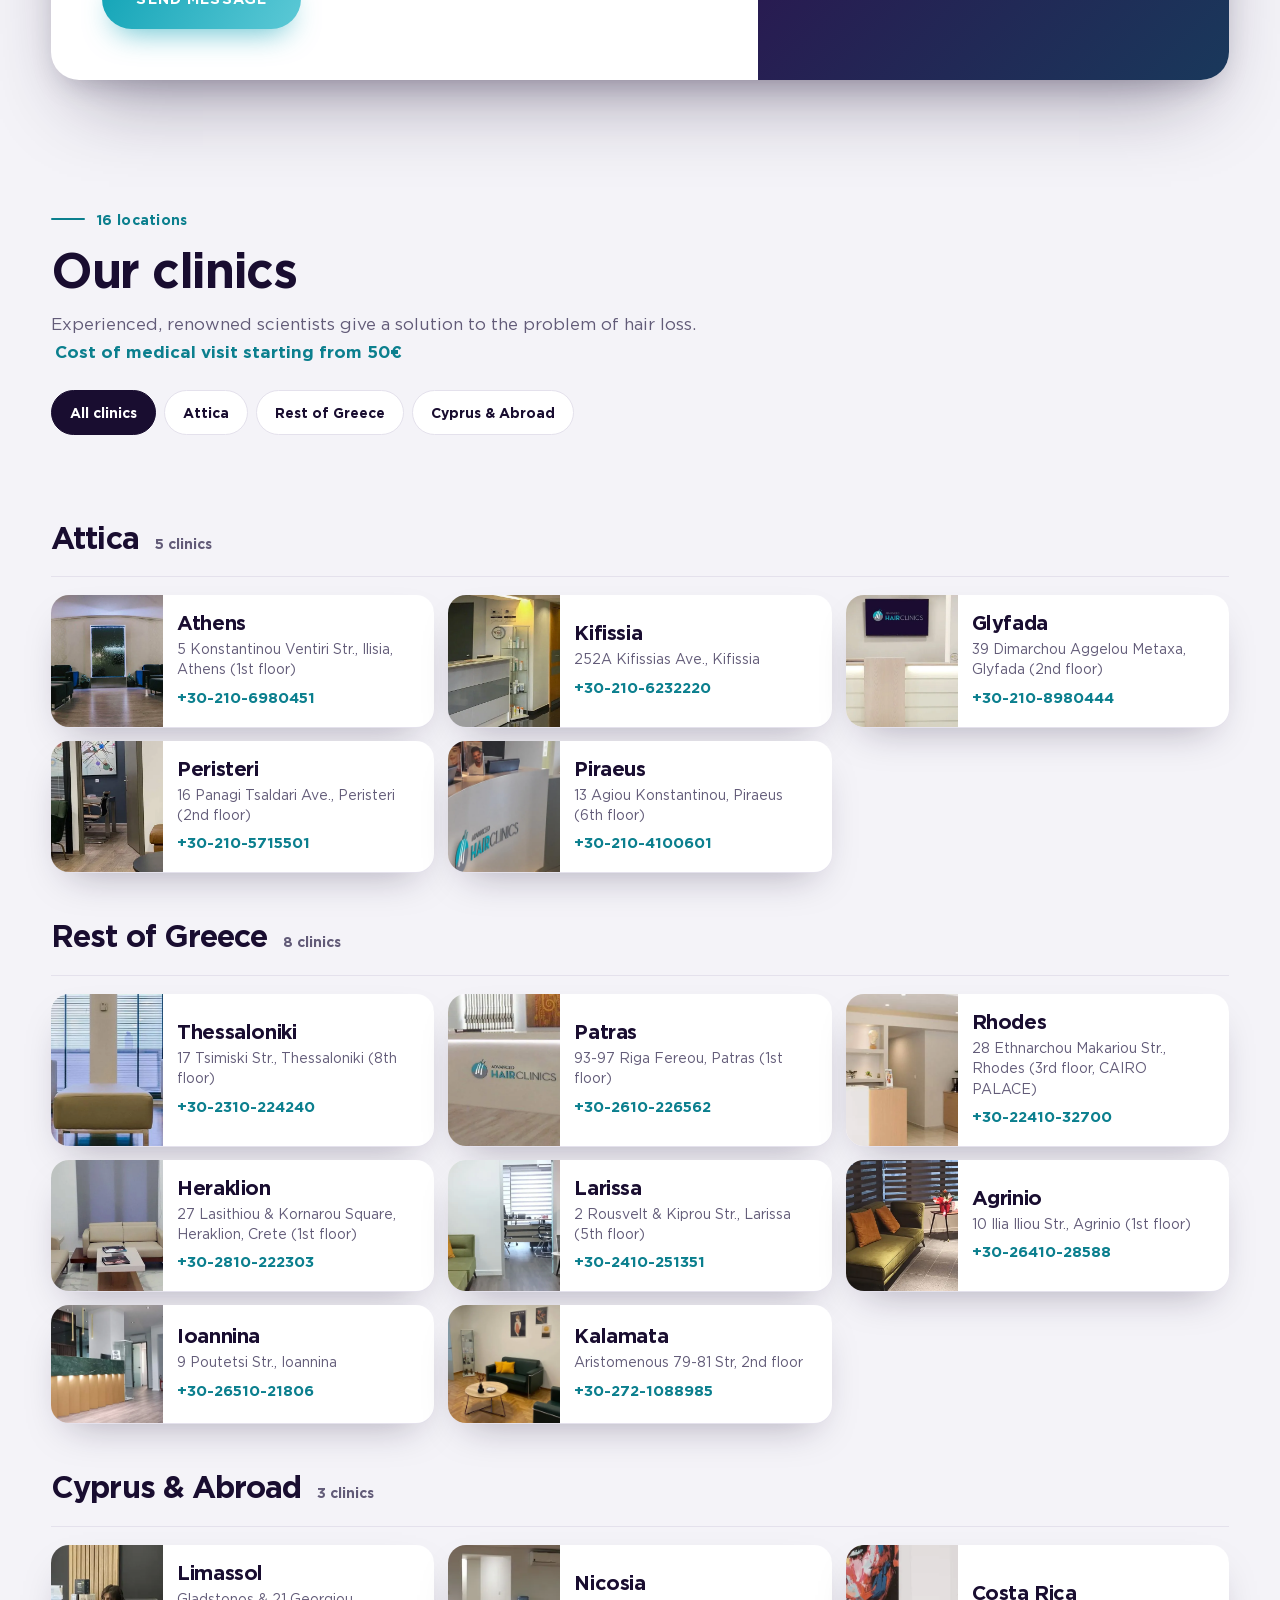
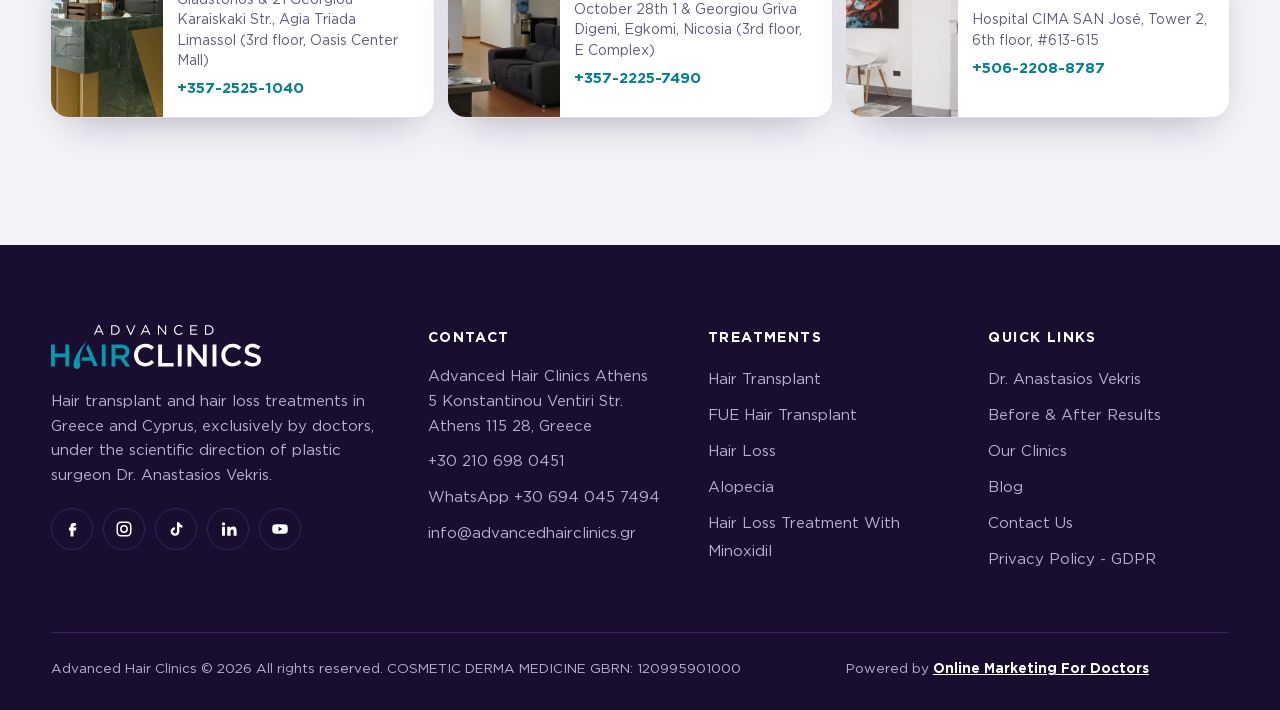
<file: contact-us/index.html>
<!doctype html>
<html lang="en">
<head>
<meta charset="utf-8">
<meta name="viewport" content="width=device-width, initial-scale=1">
<meta name="robots" content="noindex, nofollow">
<title>Contact Advanced Hair Clinics | Athens, Greece &amp; Cyprus</title>
<meta name="description" content="Call +30 210 6980451 or send us a message. Book a hair transplant consultation at any of our clinics in Greece, Cyprus or Costa Rica.">
<meta name="theme-color" content="#190D30">
<link rel="icon" href="/assets/img/favicon.png">
<link rel="preload" href="/assets/fonts/ahc-regular.woff2" as="font" type="font/woff2" crossorigin>
<link rel="preload" href="/assets/fonts/ahc-bold.woff2" as="font" type="font/woff2" crossorigin>
<link rel="preload" as="image" href="/assets/img/contact/hero.webp">
<link rel="stylesheet" href="/assets/css/style.css">
<link rel="stylesheet" href="/assets/css/about.css">
<link rel="stylesheet" href="/assets/css/pages.css">
<link rel="stylesheet" href="/assets/css/contact.css">
</head>
<body class="page-about page-contact">
<a class="skip" href="#main">Skip to main content</a>

<!-- ============ HEADER ============ -->
<header class="site-header" id="top">
  <div class="header-inner">
    <a class="brand" href="/" aria-label="Advanced Hair Clinics home">
      <img src="/assets/img/logo-light.svg" alt="Advanced Hair Clinics" width="190" height="40">
    </a>
    <button class="btn btn-teal header-book-mobile" type="button">Book a consultation</button>

    <nav class="main-nav" aria-label="Main">
      <ul>
        <li class="has-mega"><button type="button" class="mm-top" data-g="transplant" aria-expanded="false" aria-controls="mega">Hair Transplant</button></li>
        <li class="has-mega"><button type="button" class="mm-top" data-g="loss" aria-expanded="false" aria-controls="mega">Hair Loss</button></li>
        <li class="has-mega"><button type="button" class="mm-top" data-g="alopecia" aria-expanded="false" aria-controls="mega">Alopecia</button></li>
        <li class="has-mega"><button type="button" class="mm-top" data-g="results" aria-expanded="false" aria-controls="mega">Results</button></li>
        <li class="has-mega"><button type="button" class="mm-top" data-g="about" aria-expanded="false" aria-controls="mega">Who We Are</button></li>
        <li><a href="/blog/">Blog</a></li>
        <li><a href="/contact-us/">Contact</a></li>
      </ul>
    </nav>

    <div class="header-actions">
      <a class="header-phone" href="tel:+302106980451">
        <span class="header-phone-label">Call us now</span>
        <span class="header-phone-number">+30 210 698 0451</span>
      </a>
      <button class="btn btn-teal header-book" type="button">Book a consultation</button>
      <a class="icon-btn phone-icon" href="tel:+302106980451" aria-label="Call +30 210 698 0451">
        <svg viewBox="0 0 24 24" aria-hidden="true"><path d="M6.6 10.8a15.1 15.1 0 0 0 6.6 6.6l2.2-2.2a1 1 0 0 1 1-.25 11.4 11.4 0 0 0 3.6.57 1 1 0 0 1 1 1V20a1 1 0 0 1-1 1A17 17 0 0 1 3 4a1 1 0 0 1 1-1h3.5a1 1 0 0 1 1 1c0 1.25.2 2.45.57 3.57a1 1 0 0 1-.25 1z"/></svg>
      </a>
      <button class="icon-btn menu-toggle" type="button" aria-label="Open menu" aria-expanded="false" aria-controls="mobile-menu">
        <span></span><span></span><span></span>
      </button>
    </div>
  </div>
  <div class="mega" id="mega" hidden>
    <div class="mega-inner">
      <div class="mega-col">
        <div class="mm-group" data-g="about">
          <p class="mm-h"><a href="/who-we-are/">Who We Are</a></p>
          <ul><li><a href="/who-we-are/">Who We Are</a></li><li><a href="/doctors/">Our Doctors</a></li><li><a href="/hair-transplant-clinics/">Our Clinics</a></li><li><a href="/consultants-hair-transplant-hair-loss/">Consultants</a></li></ul>
        </div>
        <div class="mm-group mm-solo">
          <p class="mm-h"><a href="/blog/">Blog - Articles</a></p>
          <p class="mm-h"><a href="/contact-us/">Contact Us</a></p>
        </div>
      </div>
      <div class="mega-col">
        <div class="mm-group" data-g="loss">
          <p class="mm-h"><a href="/hair-loss/">Hair Loss</a></p>
          <ul><li><a href="/hair-loss/">Hair Loss</a></li><li><span class="mm-off" aria-disabled="true" title="Coming soon">Male Hair Loss</span></li><li><span class="mm-off" aria-disabled="true" title="Coming soon">Female Hair Loss</span></li><li><span class="mm-off" aria-disabled="true" title="Coming soon">Tricopat Hair Loss Treatment</span></li><li><span class="mm-off" aria-disabled="true" title="Coming soon">Hair Loss Treatment With Autologous Growth Factors</span></li><li><span class="mm-off" aria-disabled="true" title="Coming soon">Hair Loss Treatment With Minoxidil</span></li><li><span class="mm-off" aria-disabled="true" title="Coming soon">Scalp Micropigmentation</span></li></ul>
        </div>
        <div class="mm-group" data-g="alopecia">
          <p class="mm-h"><a href="/alopecia/">Alopecia</a></p>
          <ul><li><a href="/alopecia/">Alopecia</a></li><li><span class="mm-off" aria-disabled="true" title="Coming soon">Androgenetic Alopecia</span></li><li><span class="mm-off" aria-disabled="true" title="Coming soon">Alopecia Areata</span></li><li><span class="mm-off" aria-disabled="true" title="Coming soon">Diffuse Alopecia</span></li><li><span class="mm-off" aria-disabled="true" title="Coming soon">Cicatricial Alopecia</span></li><li><span class="mm-off" aria-disabled="true" title="Coming soon">Hair Loss DNA Test</span></li></ul>
        </div>
      </div>
      <div class="mega-col">
        <div class="mm-group" data-g="transplant">
          <p class="mm-h"><a href="/hair-transplant/">Hair Transplant</a></p>
          <ul><li><a href="/hair-transplant/">Hair Transplant</a></li><li><a href="/fue-hair-transplant/">FUE Hair Transplant</a></li><li><a href="/vip-hair-transplant/">VIP Hair Transplant by Dr Vekris</a></li><li><span class="mm-off" aria-disabled="true" title="Coming soon">FUE Beard Transplant</span></li><li><span class="mm-off" aria-disabled="true" title="Coming soon">FUE Eyebrow Transplant</span></li><li><span class="mm-off" aria-disabled="true" title="Coming soon">Leukotrichia</span></li><li><span class="mm-off" aria-disabled="true" title="Coming soon">FUT Strip Hair Transplant</span></li><li><span class="mm-off" aria-disabled="true" title="Coming soon">FUT Strip Scars Restoration</span></li><li><span class="mm-off" aria-disabled="true" title="Coming soon">Unshaven FUE Hair Transplant</span></li><li><span class="mm-off" aria-disabled="true" title="Coming soon">Hair Transplant in Women</span></li><li><span class="mm-off" aria-disabled="true" title="Coming soon">Hair Transplant Timeline Month by Month</span></li></ul>
        </div>
        <div class="mm-group" data-g="results">
          <p class="mm-h"><a href="/before-after-results/">Before-After Results</a></p>
          <ul><li><a href="/before-after-results/#fue-hair-transplant">Hair Transplant Results</a></li><li><a href="/before-after-results/#eyebrow-transplant">Eyebrow Transplant Results</a></li><li><a href="/before-after-results/#beard-transplant">Beard Transplant Results</a></li><li><a href="/before-after-results/#unshaven-fue-hair-transplant">Unshaven Hair Transplant Results</a></li><li><a href="/before-after-results/#autologous-hair-mesotherapy">Autologous Hair Mesotherapy Results</a></li><li><a href="/before-after-results/#scalp-micropigmentation">Scalp Micropigmentation Results</a></li></ul>
        </div>
      </div>
      <div class="mega-cards">
        <a class="mega-card" href="/plastic-surgeon-dr-anastasios-vekris/">
          <img src="/assets/img/about/doctors/anastasios-vekris.webp" alt="" width="720" height="720" loading="lazy">
          <span class="mc-k">Scientific Director</span>
          <span class="mc-t">Dr. Anastasios Vekris</span>
          <span class="mc-p">Plastic surgeon and President of the FUE Europe Society.</span>
          <span class="text-link light">Meet Dr. Vekris</span>
        </a>
        <a class="mega-card mega-card-vip" href="/vip-hair-transplant/">
          <img src="/assets/img/gen/surgery-card.webp" alt="" width="600" height="737" loading="lazy">
          <span class="mc-k">Vekris Signature</span>
          <span class="mc-t">VIP Hair Transplant</span>
          <span class="mc-p">Performed by Dr. Vekris himself, in complete confidence.</span>
          <span class="text-link light">Discover VIP</span>
        </a>
      </div>
    </div>
  </div>
</header>

<!-- Mobile menu -->
<div class="mobile-menu" id="mobile-menu" hidden>
  <nav aria-label="Mobile">
    <details>
      <summary>Who We Are</summary>
      <a href="/who-we-are/">Who We Are</a><a href="/doctors/">Our Doctors</a><a href="/hair-transplant-clinics/">Our Clinics</a><a href="/consultants-hair-transplant-hair-loss/">Consultants</a>
    </details>
    <details>
      <summary>Hair Transplant</summary>
      <a href="/hair-transplant/">Hair Transplant</a><a href="/fue-hair-transplant/">FUE Hair Transplant</a><a href="/vip-hair-transplant/">VIP Hair Transplant by Dr Vekris</a><span class="mm-off" aria-disabled="true" title="Coming soon">FUE Beard Transplant</span><span class="mm-off" aria-disabled="true" title="Coming soon">FUE Eyebrow Transplant</span><span class="mm-off" aria-disabled="true" title="Coming soon">Leukotrichia</span><span class="mm-off" aria-disabled="true" title="Coming soon">FUT Strip Hair Transplant</span><span class="mm-off" aria-disabled="true" title="Coming soon">FUT Strip Scars Restoration</span><span class="mm-off" aria-disabled="true" title="Coming soon">Unshaven FUE Hair Transplant</span><span class="mm-off" aria-disabled="true" title="Coming soon">Hair Transplant in Women</span><span class="mm-off" aria-disabled="true" title="Coming soon">Hair Transplant Timeline Month by Month</span>
    </details>
    <details>
      <summary>Hair Loss</summary>
      <a href="/hair-loss/">Hair Loss</a><span class="mm-off" aria-disabled="true" title="Coming soon">Male Hair Loss</span><span class="mm-off" aria-disabled="true" title="Coming soon">Female Hair Loss</span><span class="mm-off" aria-disabled="true" title="Coming soon">Tricopat Hair Loss Treatment</span><span class="mm-off" aria-disabled="true" title="Coming soon">Hair Loss Treatment With Autologous Growth Factors</span><span class="mm-off" aria-disabled="true" title="Coming soon">Hair Loss Treatment With Minoxidil</span><span class="mm-off" aria-disabled="true" title="Coming soon">Scalp Micropigmentation</span>
    </details>
    <details>
      <summary>Alopecia</summary>
      <a href="/alopecia/">Alopecia</a><span class="mm-off" aria-disabled="true" title="Coming soon">Androgenetic Alopecia</span><span class="mm-off" aria-disabled="true" title="Coming soon">Alopecia Areata</span><span class="mm-off" aria-disabled="true" title="Coming soon">Diffuse Alopecia</span><span class="mm-off" aria-disabled="true" title="Coming soon">Cicatricial Alopecia</span><span class="mm-off" aria-disabled="true" title="Coming soon">Hair Loss DNA Test</span>
    </details>
    <details>
      <summary>Before-After Results</summary>
      <a href="/before-after-results/#fue-hair-transplant">Hair Transplant Results</a><a href="/before-after-results/#eyebrow-transplant">Eyebrow Transplant Results</a><a href="/before-after-results/#beard-transplant">Beard Transplant Results</a><a href="/before-after-results/#unshaven-fue-hair-transplant">Unshaven Hair Transplant Results</a><a href="/before-after-results/#autologous-hair-mesotherapy">Autologous Hair Mesotherapy Results</a><a href="/before-after-results/#scalp-micropigmentation">Scalp Micropigmentation Results</a>
    </details>
    <a href="/plastic-surgeon-dr-anastasios-vekris/">Dr Vekris</a>
    <a href="/blog/">Blog</a>
    <a href="/contact-us/">Contact</a>
  </nav>
  <div class="mobile-menu-foot">
    <a class="header-phone" href="tel:+302106980451">
      <span class="header-phone-label">Call us now</span>
      <span class="header-phone-number">+30 210 698 0451</span>
    </a>
    <button class="btn btn-teal" type="button">Book a consultation</button>
  </div>
</div>

<main id="main">

<!-- ============ HERO ============ -->
<section class="hero hero-about hero-contact" aria-label="Introduction">
  <img class="hero-img" src="/assets/img/contact/hero.webp" alt="Waiting lounge of an Advanced Hair Clinics clinic" width="2400" height="1350" fetchpriority="high">
  <div class="hero-shade" aria-hidden="true"></div>
  <div class="hero-content">
    <p class="hero-eyebrow">Contact us</p>
    <p class="hero-title">
      <span class="line"><span>Let’s talk about</span></span>
      <span class="line"><span>your hair.</span></span>
    </p>
    <svg class="hairline hero-hairline" viewBox="0 0 600 4" preserveAspectRatio="none" aria-hidden="true"><path d="M2 2 H598"/></svg>
    <p class="hero-sub">Experienced, renowned scientists give a solution to the problem of hair loss.</p>
    <ul class="hero-points">
      <li>Cost of medical visit from 50€</li>
      <li>16 clinics in 3 countries</li>
      <li>Online consultation available</li>
      <li>Answers from our consultants</li>
    </ul>
    <div class="hero-cta">
      <a class="btn btn-teal btn-lg" href="#contact-form">Send us a message</a>
      <a class="btn btn-ghost btn-lg" href="tel:+302106980451">Call +30 210 698 0451</a>
    </div>
  </div>
</section>

<!-- ============ FORM CARD ============ -->
<section class="authority contact-card" id="contact-form" aria-labelledby="form-title">
  <div class="authority-card cf-card">
    <div class="cf-form-wrap">
      <h1 id="form-title" class="h2">Contact Form</h1>
      <p class="cf-lead">Experienced, renowned scientists give a solution to the problem of hair loss. Tell us about your case and one of our consultants will get back to you.</p>
      <form class="cf" id="cf" novalidate>
        <div class="cf-row">
          <label class="fld"><span>Name <i aria-hidden="true">*</i></span><input type="text" name="name" autocomplete="given-name" required></label>
          <label class="fld"><span>Last Name <i aria-hidden="true">*</i></span><input type="text" name="lastname" autocomplete="family-name" required></label>
        </div>
        <div class="cf-row">
          <label class="fld"><span>Email <i aria-hidden="true">*</i></span><input type="email" name="email" autocomplete="email" required></label>
          <label class="fld"><span>Phone/Mobile <i aria-hidden="true">*</i></span><input type="tel" name="phone" autocomplete="tel" inputmode="tel" required></label>
        </div>
        <label class="fld"><span>Select Country of Residence <i aria-hidden="true">*</i></span>
          <select name="country" id="cf-country" required><option value="">Select...</option></select>
        </label>
        <label class="fld"><span>Your message</span><textarea name="message" rows="5"></textarea></label>
        <label class="cf-check">
          <input type="checkbox" name="gdpr" required>
          <span>I have been informed about the processing of my personal data, and I GIVE my consent to it, as it is specifically defined in detail <a href="/privacy-policy-gdpr/" target="_blank" rel="noopener">HERE</a>.</span>
        </label>
        <p class="cf-error" id="cf-error" role="alert" hidden>Please fill in all required fields and give your consent.</p>
        <button class="btn btn-teal btn-lg cf-submit" type="submit">Send message</button>
        <p class="cf-done" id="cf-done" role="status" hidden>Thank you. Your email app has opened with your message ready to send. You can also call us on <a href="tel:+302106980451">+30 210 698 0451</a>.</p>
      </form>
    </div>
    <aside class="cf-side" aria-label="Other ways to reach us">
      <p class="kicker light">Prefer to talk?</p>
      <ul class="cf-ways">
        <li><a href="tel:+302106980451"><span class="cw-icon" aria-hidden="true"><svg viewBox="0 0 24 24"><path d="M6.6 10.8a15.1 15.1 0 0 0 6.6 6.6l2.2-2.2a1 1 0 0 1 1-.25 11.4 11.4 0 0 0 3.6.57 1 1 0 0 1 1 1V20a1 1 0 0 1-1 1A17 17 0 0 1 3 4a1 1 0 0 1 1-1h3.5a1 1 0 0 1 1 1c0 1.25.2 2.45.57 3.57a1 1 0 0 1-.25 1z"/></svg></span><span><small>Call us</small>+30 210 698 0451</span></a></li>
        <li><a href="https://wa.me/306940457494" target="_blank" rel="noopener"><span class="cw-icon wa" aria-hidden="true"><svg viewBox="0 0 32 32"><path d="M16 3a13 13 0 0 0-11.2 19.6L3 29l6.6-1.7A13 13 0 1 0 16 3zm0 23.7a10.7 10.7 0 0 1-5.5-1.5l-.4-.2-3.9 1 1-3.8-.2-.4A10.7 10.7 0 1 1 16 26.7zm5.9-8c-.3-.2-1.9-.9-2.2-1s-.5-.2-.7.2-.8 1-1 1.2-.4.2-.7 0a8.8 8.8 0 0 1-4.4-3.8c-.3-.6.3-.5.9-1.7.1-.2 0-.4 0-.6l-1-2.4c-.3-.6-.5-.5-.7-.5h-.6a1.2 1.2 0 0 0-.9.4 3.6 3.6 0 0 0-1.1 2.7 6.3 6.3 0 0 0 1.3 3.3 14.4 14.4 0 0 0 5.5 4.9c2 .9 2.8 1 3.9.8a3.3 3.3 0 0 0 2.1-1.5 2.7 2.7 0 0 0 .2-1.5c0-.2-.3-.3-.6-.5z"/></svg></span><span><small>WhatsApp</small>+30 694 045 7494</span></a></li>
        <li><a href="mailto:info@advancedhairclinics.gr"><span class="cw-icon" aria-hidden="true"><svg viewBox="0 0 24 24"><rect x="3" y="5" width="18" height="14" rx="3"/><path d="M4 7l8 6 8-6"/></svg></span><span><small>Email</small>info@advancedhairclinics.gr</span></a></li>
        <li><a href="https://maps.app.goo.gl/XqGFwePxVW3UiFqg7" target="_blank" rel="noopener"><span class="cw-icon" aria-hidden="true"><svg viewBox="0 0 24 24"><path d="M12 21s-7-6.1-7-11.5a7 7 0 0 1 14 0C19 14.9 12 21 12 21z"/><circle cx="12" cy="9.5" r="2.5"/></svg></span><span><small>Visit us in Athens</small>5 Konstantinou Ventiri Str., Ilisia (1st floor)</span></a></li>
      </ul>
      <p class="cf-fee">Cost of medical visit starting from <strong>50€</strong></p>
    </aside>
  </div>
</section>

<!-- ============ CLINICS ============ -->
<section class="locations contact-clinics" id="clinics" aria-labelledby="loc-title">
  <div class="loc-head">
    <div>
      <p class="kicker">16 locations</p>
      <h2 id="loc-title" class="h2">Our clinics</h2>
      <p class="loc-sub">Experienced, renowned scientists give a solution to the problem of hair loss. <strong>Cost of medical visit starting from 50€</strong></p>
    </div>
    <div class="loc-filter" role="group" aria-label="Filter by region">
      <button type="button" aria-pressed="true" data-r="all">All clinics</button>
      <button type="button" aria-pressed="false" data-r="attica">Attica</button>
      <button type="button" aria-pressed="false" data-r="greece">Rest of Greece</button>
      <button type="button" aria-pressed="false" data-r="abroad">Cyprus &amp; Abroad</button>
    </div>
  </div>
  <div class="region" data-r="attica">
    <div class="region-title"><h2>Attica</h2><span>5 clinics</span></div>
    <ul class="cc-grid">
      <li class="cc">
        <img src="/assets/img/clinics/athens.webp" alt="" loading="lazy" width="800" height="500">
        <div class="cc-body">
          <h3>Athens</h3>
          <a class="cc-addr" href="https://maps.app.goo.gl/XqGFwePxVW3UiFqg7" target="_blank" rel="noopener">5 Konstantinou Ventiri Str., Ilisia, Athens (1st floor)</a>
          <a class="cc-tel" href="tel:+302106980451">+30-210-6980451</a>
        </div>
      </li>
      <li class="cc">
        <img src="/assets/img/clinics/kifissia.webp" alt="" loading="lazy" width="800" height="500">
        <div class="cc-body">
          <h3>Kifissia</h3>
          <a class="cc-addr" href="https://goo.gl/maps/wz1jmG8Bp7eK8uyNA" target="_blank" rel="noopener">252Α Kifissias Ave., Kifissia</a>
          <a class="cc-tel" href="tel:+302106232220">+30-210-6232220</a>
        </div>
      </li>
      <li class="cc">
        <img src="/assets/img/clinics/glyfada.webp" alt="" loading="lazy" width="800" height="500">
        <div class="cc-body">
          <h3>Glyfada</h3>
          <a class="cc-addr" href="https://goo.gl/maps/4vPmx6mzzT6iVYhP6" target="_blank" rel="noopener">39 Dimarchou Aggelou Metaxa, Glyfada (2nd floor)</a>
          <a class="cc-tel" href="tel:+302108980444">+30-210-8980444</a>
        </div>
      </li>
      <li class="cc">
        <img src="/assets/img/clinics/peristeri.webp" alt="" loading="lazy" width="800" height="500">
        <div class="cc-body">
          <h3>Peristeri</h3>
          <a class="cc-addr" href="https://goo.gl/maps/SEMTQ8CU9YpSCLSA8" target="_blank" rel="noopener">16 Panagi Tsaldari Ave., Peristeri (2nd floor)</a>
          <a class="cc-tel" href="tel:+302105715501">+30-210-5715501</a>
        </div>
      </li>
      <li class="cc">
        <img src="/assets/img/clinics/piraeus.webp" alt="" loading="lazy" width="800" height="500">
        <div class="cc-body">
          <h3>Piraeus</h3>
          <a class="cc-addr" href="https://goo.gl/maps/7yaEzppH6fMQtYSn7" target="_blank" rel="noopener">13 Agiou Konstantinou, Piraeus (6th floor)</a>
          <a class="cc-tel" href="tel:+302104100601">+30-210-4100601</a>
        </div>
      </li>
    </ul>
  </div>
  <div class="region" data-r="greece">
    <div class="region-title"><h2>Rest of Greece</h2><span>8 clinics</span></div>
    <ul class="cc-grid">
      <li class="cc">
        <img src="/assets/img/clinics/thessaloniki.webp" alt="" loading="lazy" width="800" height="500">
        <div class="cc-body">
          <h3>Thessaloniki</h3>
          <a class="cc-addr" href="https://goo.gl/maps/R5BfBWrcNopuo88J6" target="_blank" rel="noopener">17 Tsimiski Str., Thessaloniki (8th floor)</a>
          <a class="cc-tel" href="tel:+302310224240">+30-2310-224240</a>
        </div>
      </li>
      <li class="cc">
        <img src="/assets/img/clinics/patras.webp" alt="" loading="lazy" width="800" height="500">
        <div class="cc-body">
          <h3>Patras</h3>
          <a class="cc-addr" href="https://goo.gl/maps/PF2sFGannDfXHg5e9" target="_blank" rel="noopener">93-97 Riga Fereou, Patras (1st floor)</a>
          <a class="cc-tel" href="tel:+302610226562">+30-2610-226562</a>
        </div>
      </li>
      <li class="cc">
        <img src="/assets/img/clinics/rhodes.webp" alt="" loading="lazy" width="800" height="500">
        <div class="cc-body">
          <h3>Rhodes</h3>
          <a class="cc-addr" href="https://goo.gl/maps/HbqJVpXxJmUHpBBx6" target="_blank" rel="noopener">28 Ethnarchou Makariou Str., Rhodes (3rd floor, CAIRO PALACE)</a>
          <a class="cc-tel" href="tel:+302241032700">+30-22410-32700</a>
        </div>
      </li>
      <li class="cc">
        <img src="/assets/img/clinics/heraklion.webp" alt="" loading="lazy" width="800" height="500">
        <div class="cc-body">
          <h3>Heraklion</h3>
          <a class="cc-addr" href="https://goo.gl/maps/iJPXsFv8oo6AQ61TA" target="_blank" rel="noopener">27 Lasithiou &amp; Kornarou Square, Heraklion, Crete (1st floor)</a>
          <a class="cc-tel" href="tel:+302810222303">+30-2810-222303</a>
        </div>
      </li>
      <li class="cc">
        <img src="/assets/img/clinics/larissa.webp" alt="" loading="lazy" width="800" height="500">
        <div class="cc-body">
          <h3>Larissa</h3>
          <a class="cc-addr" href="https://goo.gl/maps/YcVEduygQwW66FvU8" target="_blank" rel="noopener">2 Rousvelt &amp; Kiprou Str., Larissa (5th floor)</a>
          <a class="cc-tel" href="tel:+302410251351">+30-2410-251351</a>
        </div>
      </li>
      <li class="cc">
        <img src="/assets/img/clinics/agrinio.webp" alt="" loading="lazy" width="800" height="500">
        <div class="cc-body">
          <h3>Agrinio</h3>
          <a class="cc-addr" href="https://maps.app.goo.gl/4sPvu6Ew7JFqdks4A" target="_blank" rel="noopener">10 Ilia Iliou Str., Agrinio (1st floor)</a>
          <a class="cc-tel" href="tel:+302641028588">+30-26410-28588</a>
        </div>
      </li>
      <li class="cc">
        <img src="/assets/img/clinics/ioannina.webp" alt="" loading="lazy" width="800" height="500">
        <div class="cc-body">
          <h3>Ioannina</h3>
          <a class="cc-addr" href="https://goo.gl/maps/sLJgyVxawGox5BC3A" target="_blank" rel="noopener">9 Poutetsi Str., Ioannina</a>
          <a class="cc-tel" href="tel:+302651021806">+30-26510-21806</a>
        </div>
      </li>
      <li class="cc">
        <img src="/assets/img/clinics/kalamata.webp" alt="" loading="lazy" width="800" height="500">
        <div class="cc-body">
          <h3>Kalamata</h3>
          <a class="cc-addr" href="https://goo.gl/maps/eymhPepM77kMKFkL6" target="_blank" rel="noopener">Aristomenous 79-81 Str, 2nd floor</a>
          <a class="cc-tel" href="tel:+302721088985">+30-272-1088985</a>
        </div>
      </li>
    </ul>
  </div>
  <div class="region" data-r="abroad">
    <div class="region-title"><h2>Cyprus &amp; Abroad</h2><span>3 clinics</span></div>
    <ul class="cc-grid">
      <li class="cc">
        <img src="/assets/img/clinics/limassol.webp" alt="" loading="lazy" width="800" height="500">
        <div class="cc-body">
          <h3>Limassol</h3>
          <a class="cc-addr" href="https://goo.gl/maps/z9d7VMMroG5WS8sEA" target="_blank" rel="noopener">Gladstonos &amp; 21 Georgiou Karaiskaki Str., Agia Triada Limassol (3rd floor, Oasis Center Mall)</a>
          <a class="cc-tel" href="tel:+35725251040">+357-2525-1040</a>
        </div>
      </li>
      <li class="cc">
        <img src="/assets/img/clinics/nicosia.webp" alt="" loading="lazy" width="800" height="500">
        <div class="cc-body">
          <h3>Nicosia</h3>
          <a class="cc-addr" href="https://goo.gl/maps/FpbSpnxtt8kgDfP49" target="_blank" rel="noopener">October 28th 1 &amp; Georgiou Griva Digeni, Egkomi, Nicosia (3rd floor, E Complex)</a>
          <a class="cc-tel" href="tel:+35722257490">+357-2225-7490</a>
        </div>
      </li>
      <li class="cc">
        <img src="/assets/img/clinics/costa-rica.webp" alt="" loading="lazy" width="800" height="500">
        <div class="cc-body">
          <h3>Costa Rica</h3>
          <a class="cc-addr" href="https://goo.gl/maps/Men1dnMVYMfCSghR6" target="_blank" rel="noopener">Hospital CIMA SAN José, Tower 2, 6th floor, #613-615</a>
          <a class="cc-tel" href="tel:+50622088787">+506-2208-8787</a>
        </div>
      </li>
    </ul>
  </div>
</section>

</main>

<!-- ============ FOOTER ============ -->
<footer class="site-footer" id="contact">
  <div class="footer-grid">
    <div class="footer-brand">
      <img src="/assets/img/logo-light.svg" alt="Advanced Hair Clinics" width="210" height="44" loading="lazy">
      <p>Hair transplant and hair loss treatments in Greece and Cyprus, exclusively by doctors, under the scientific direction of plastic surgeon Dr. Anastasios Vekris.</p>
      <ul class="social" aria-label="Social media">
        <li><a href="https://www.facebook.com/AdvancedHairClinics/" target="_blank" rel="noopener" aria-label="Follow us on Facebook"><svg viewBox="0 0 24 24" aria-hidden="true"><path d="M14 8h3V4h-3a4 4 0 0 0-4 4v2H8v4h2v8h4v-8h3l1-4h-4V8.5a.5.5 0 0 1 .5-.5z"/></svg></a></li>
        <li><a href="https://www.instagram.com/advanced_hair_clinics/" target="_blank" rel="noopener" aria-label="Follow us on Instagram"><svg viewBox="0 0 24 24" aria-hidden="true" class="stroke"><rect x="3" y="3" width="18" height="18" rx="5"/><circle cx="12" cy="12" r="4.2"/></svg></a></li>
        <li><a href="https://www.tiktok.com/@advancedhairclinics" target="_blank" rel="noopener" aria-label="Follow us on TikTok"><svg viewBox="0 0 24 24" aria-hidden="true"><path d="M16.5 3c.4 2.3 1.9 3.8 4 4v3.2a7.6 7.6 0 0 1-4-1.2v6.3A5.8 5.8 0 1 1 10.7 9.5v3.3a2.6 2.6 0 1 0 2.6 2.6V3z"/></svg></a></li>
        <li><a href="https://www.linkedin.com/company/advanced-hair-clinics" target="_blank" rel="noopener" aria-label="Follow us on LinkedIn"><svg viewBox="0 0 24 24" aria-hidden="true"><path d="M4 9h4v12H4zM6 3a2.2 2.2 0 1 1 0 4.4A2.2 2.2 0 0 1 6 3zm5 6h3.8v1.7h.1c.5-1 1.8-2 3.8-2 4 0 4.8 2.6 4.8 6V21h-4v-5.5c0-1.3 0-3-1.9-3s-2.2 1.5-2.2 2.9V21H11z"/></svg></a></li>
        <li><a href="https://www.youtube.com/user/advancedhairclinics" target="_blank" rel="noopener" aria-label="Follow us on YouTube"><svg viewBox="0 0 24 24" aria-hidden="true"><path d="M22 8.2a3 3 0 0 0-2.1-2.1C18 5.6 12 5.6 12 5.6s-6 0-7.9.5A3 3 0 0 0 2 8.2 31 31 0 0 0 1.6 12 31 31 0 0 0 2 15.8a3 3 0 0 0 2.1 2.1c1.9.5 7.9.5 7.9.5s6 0 7.9-.5a3 3 0 0 0 2.1-2.1c.4-1.2.4-3.8.4-3.8s0-2.6-.4-3.8zM10 15V9l5.2 3z"/></svg></a></li>
      </ul>
    </div>
    <div class="footer-col">
      <h2>Contact</h2>
      <address>
        Advanced Hair Clinics Athens<br>
        5 Konstantinou Ventiri Str.<br>
        Athens 115 28, Greece
      </address>
      <p><a href="tel:+302106980451">+30 210 698 0451</a></p>
      <p><a href="https://wa.me/306940457494" target="_blank" rel="noopener">WhatsApp +30 694 045 7494</a></p>
      <p><a href="mailto:info@advancedhairclinics.gr">info@advancedhairclinics.gr</a></p>
    </div>
    <div class="footer-col">
      <h2>Treatments</h2>
      <ul>
        <li><a href="/#services">Hair Transplant</a></li>
        <li><a href="/#services">FUE Hair Transplant</a></li>
        <li><a href="/#services">Hair Loss</a></li>
        <li><a href="/#services">Alopecia</a></li>
        <li><a href="/#services">Hair Loss Treatment With Minoxidil</a></li>
      </ul>
    </div>
    <div class="footer-col">
      <h2>Quick links</h2>
      <ul>
        <li><a href="/#dr-vekris">Dr. Anastasios Vekris</a></li>
        <li><a href="/#results">Before &amp; After Results</a></li>
        <li><a href="/#clinics">Our Clinics</a></li>
        <li><a href="/#blog">Blog</a></li>
        <li><a href="#contact">Contact Us</a></li>
        <li><a href="#contact">Privacy Policy - GDPR</a></li>
      </ul>
    </div>
  </div>
  <div class="footer-bottom">
    <p>Advanced Hair Clinics © 2026 All rights reserved. COSMETIC DERMA MEDICINE GBRN: 120995901000</p>
    <p>Powered by <a href="https://onlinemarketingfordoctors.com/" target="_blank" rel="noopener">Online Marketing For Doctors</a></p>
  </div>
</footer>

<a class="float-wa" href="https://wa.me/306940457494" target="_blank" rel="noopener" aria-label="Chat with us on WhatsApp">
  <svg viewBox="0 0 32 32" aria-hidden="true"><path d="M16 3a13 13 0 0 0-11.2 19.6L3 29l6.6-1.7A13 13 0 1 0 16 3zm0 23.7a10.7 10.7 0 0 1-5.5-1.5l-.4-.2-3.9 1 1-3.8-.2-.4A10.7 10.7 0 1 1 16 26.7zm5.9-8c-.3-.2-1.9-.9-2.2-1s-.5-.2-.7.2-.8 1-1 1.2-.4.2-.7 0a8.8 8.8 0 0 1-4.4-3.8c-.3-.6.3-.5.9-1.7.1-.2 0-.4 0-.6l-1-2.4c-.3-.6-.5-.5-.7-.5h-.6a1.2 1.2 0 0 0-.9.4 3.6 3.6 0 0 0-1.1 2.7 6.3 6.3 0 0 0 1.3 3.3 14.4 14.4 0 0 0 5.5 4.9c2 .9 2.8 1 3.9.8a3.3 3.3 0 0 0 2.1-1.5 2.7 2.7 0 0 0 .2-1.5c0-.2-.3-.3-.6-.5z"/></svg>
</a>
<button class="to-top" type="button" aria-label="Back to top">
  <svg viewBox="0 0 24 24" aria-hidden="true"><path d="M12 19V5M5 12l7-7 7 7"/></svg>
</button>

<script src="/assets/js/site.js" defer></script>
<script src="/assets/js/about.js" defer></script>
<script src="/assets/js/contact.js" defer></script>
</body>
</html>
</file>
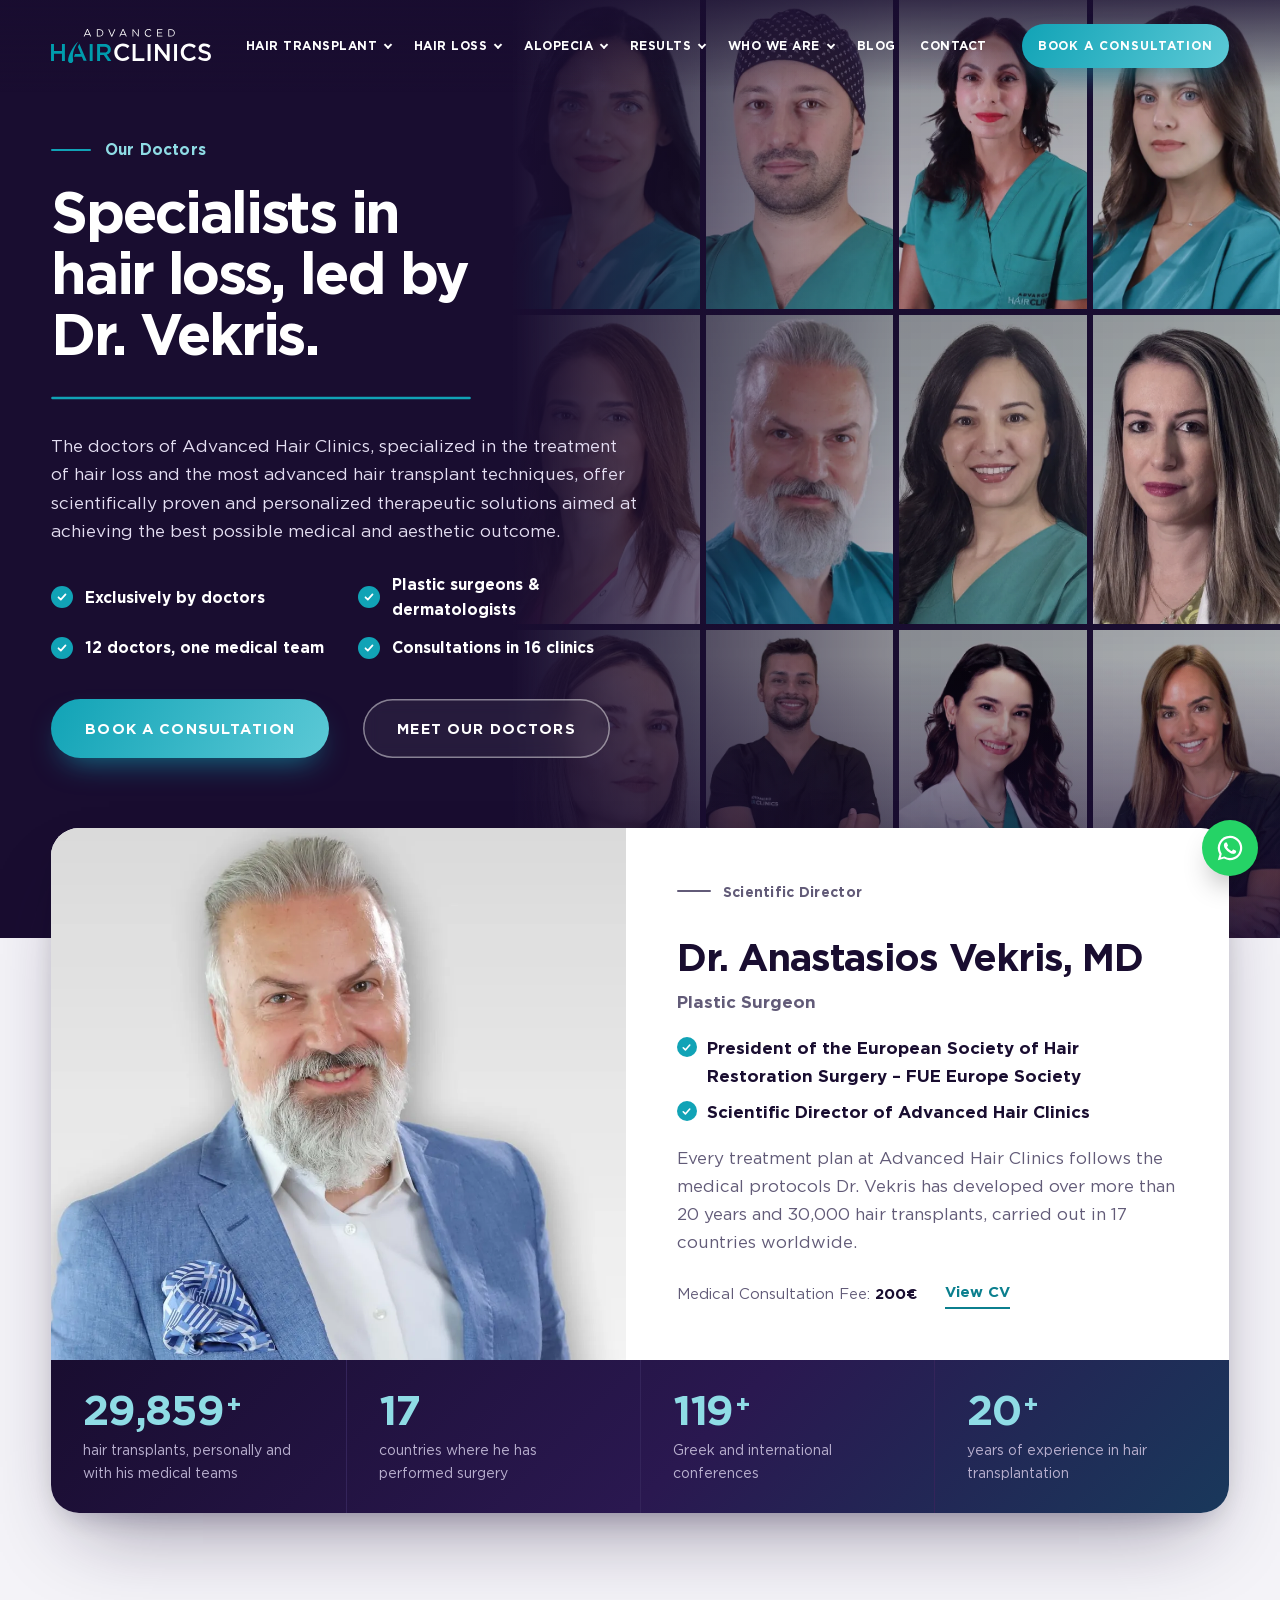
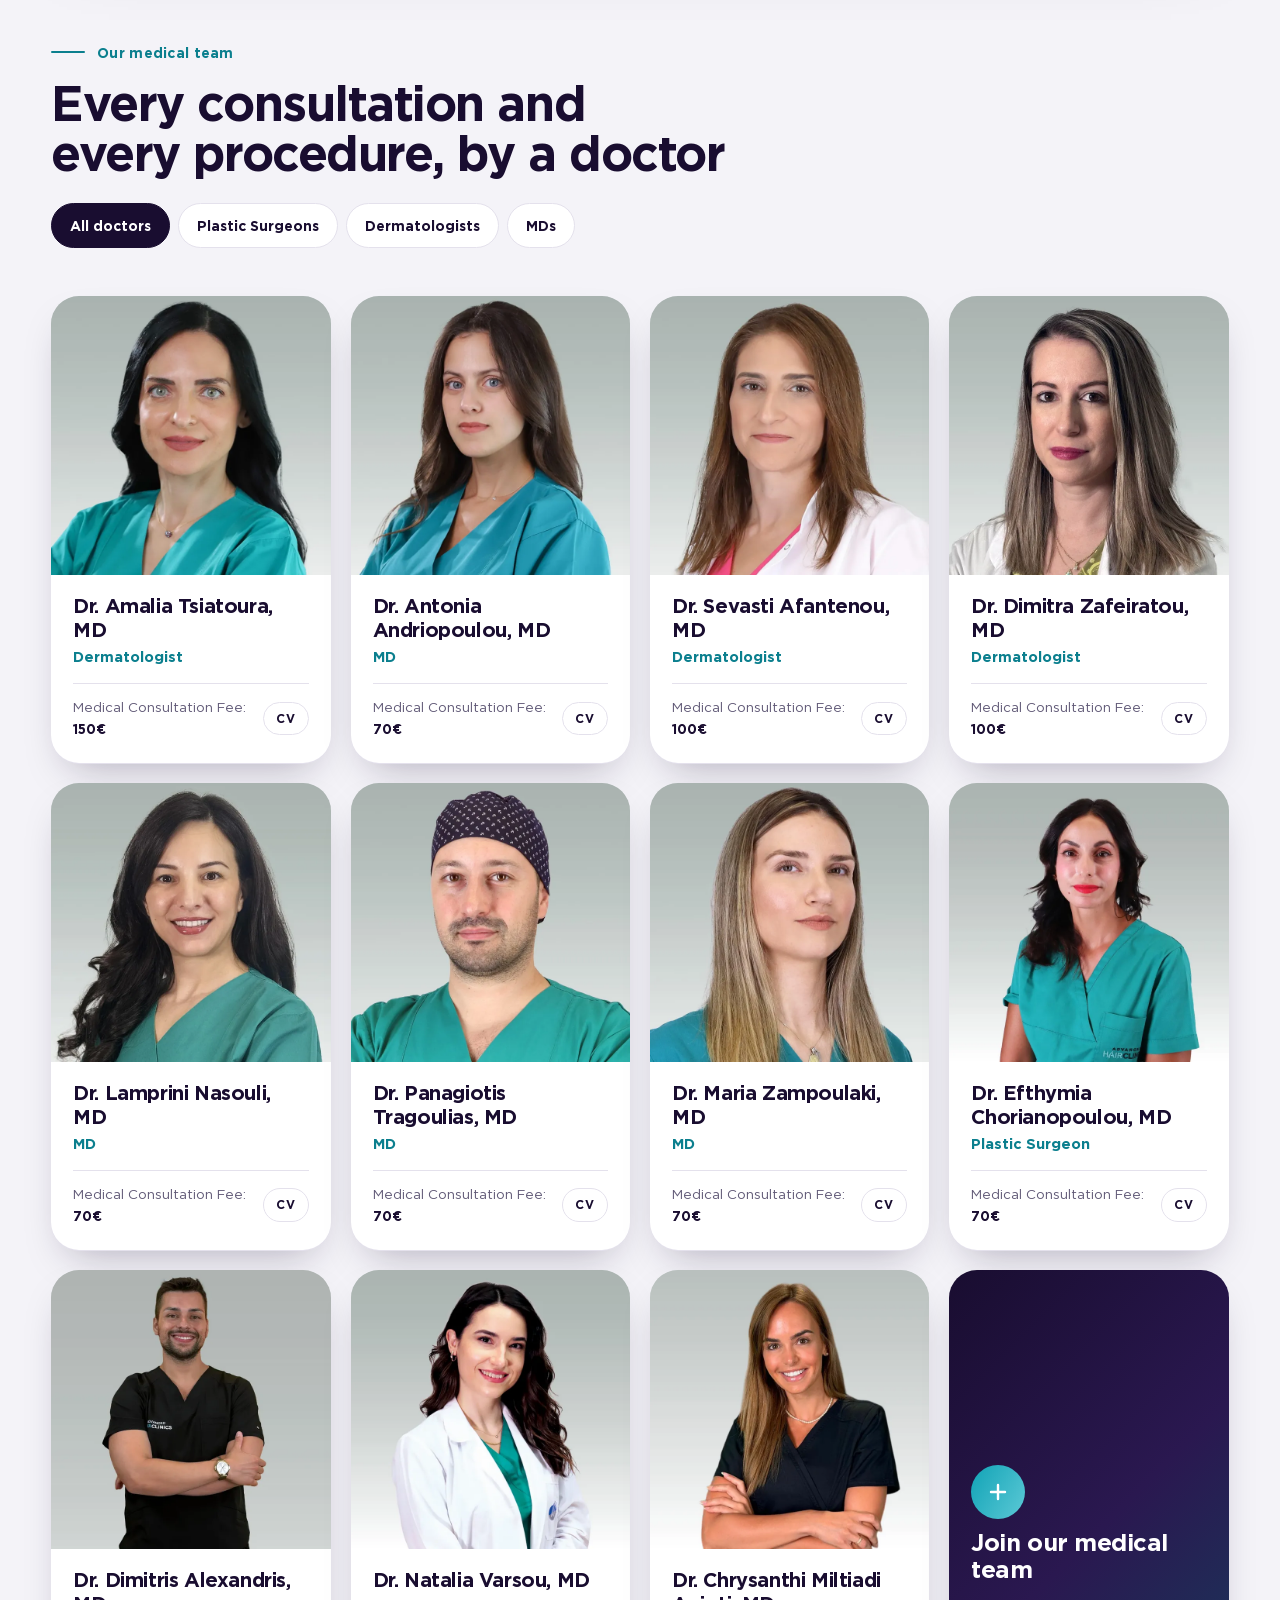
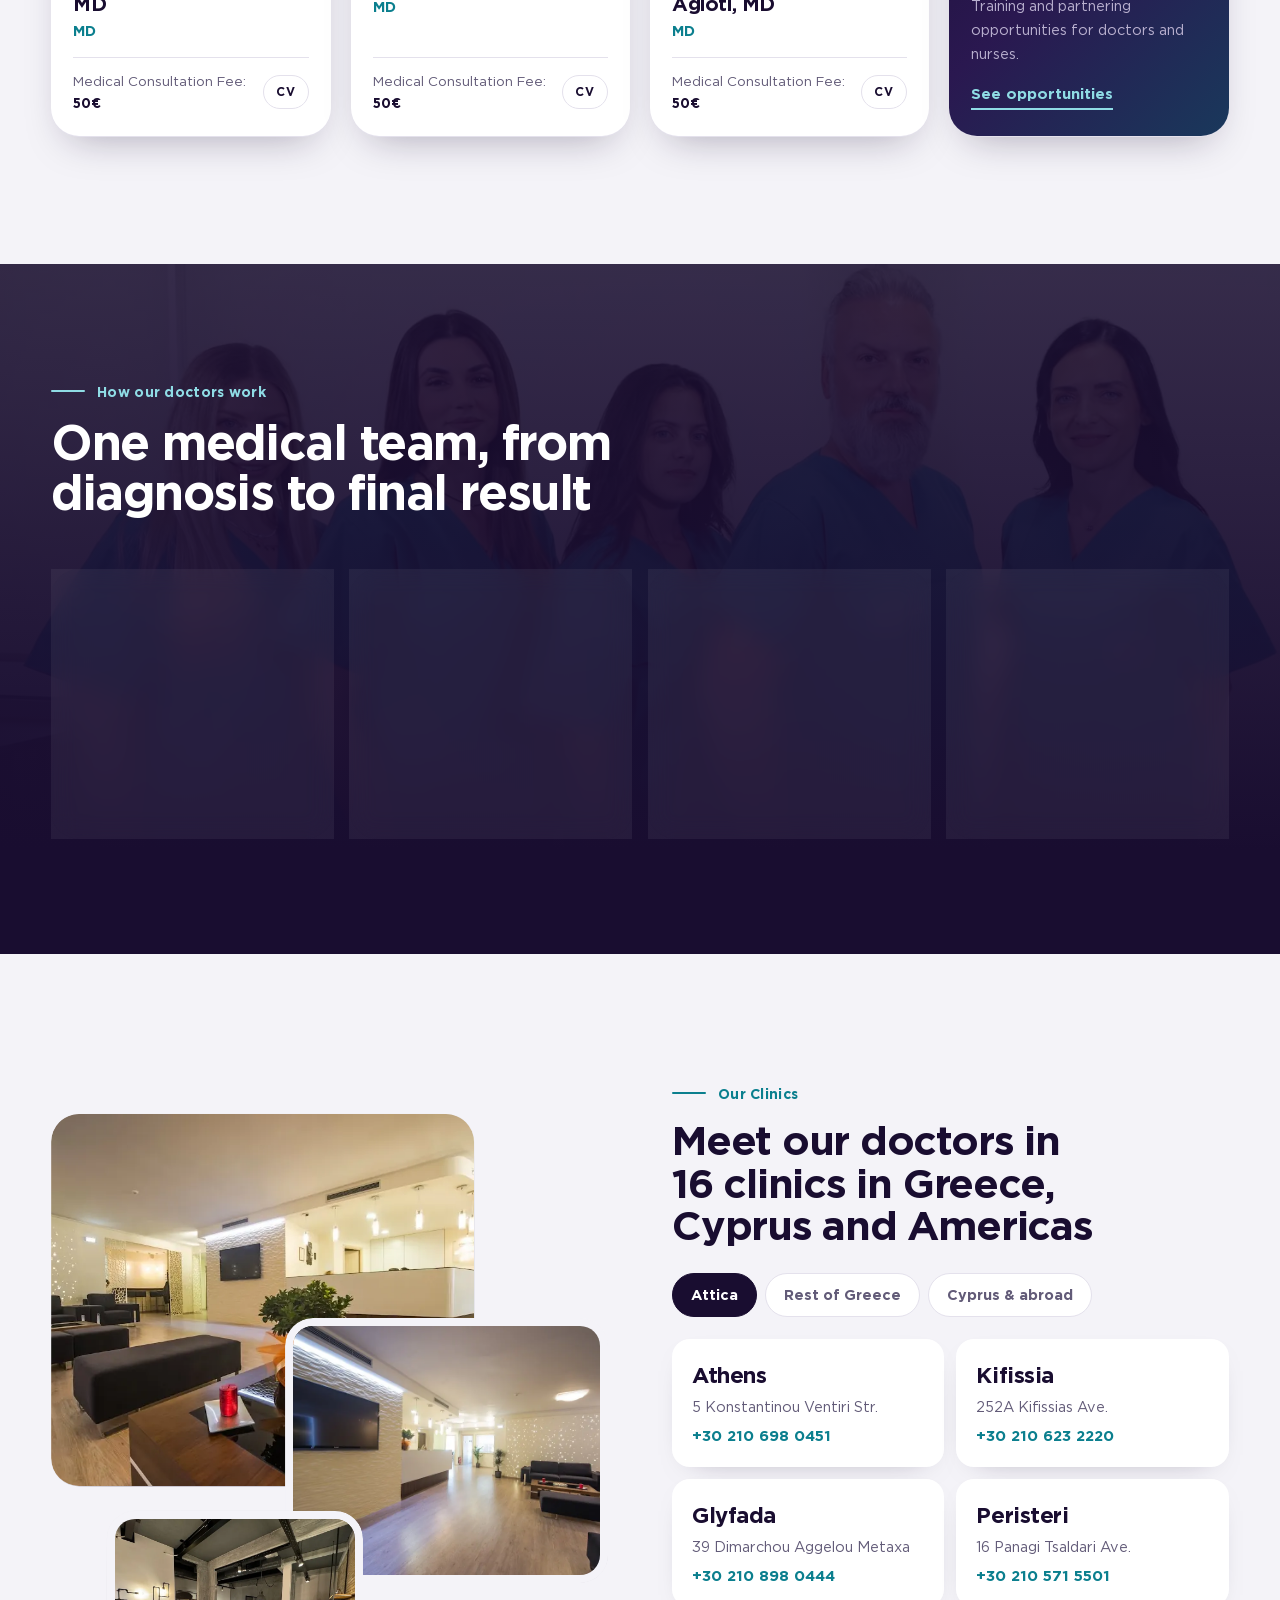
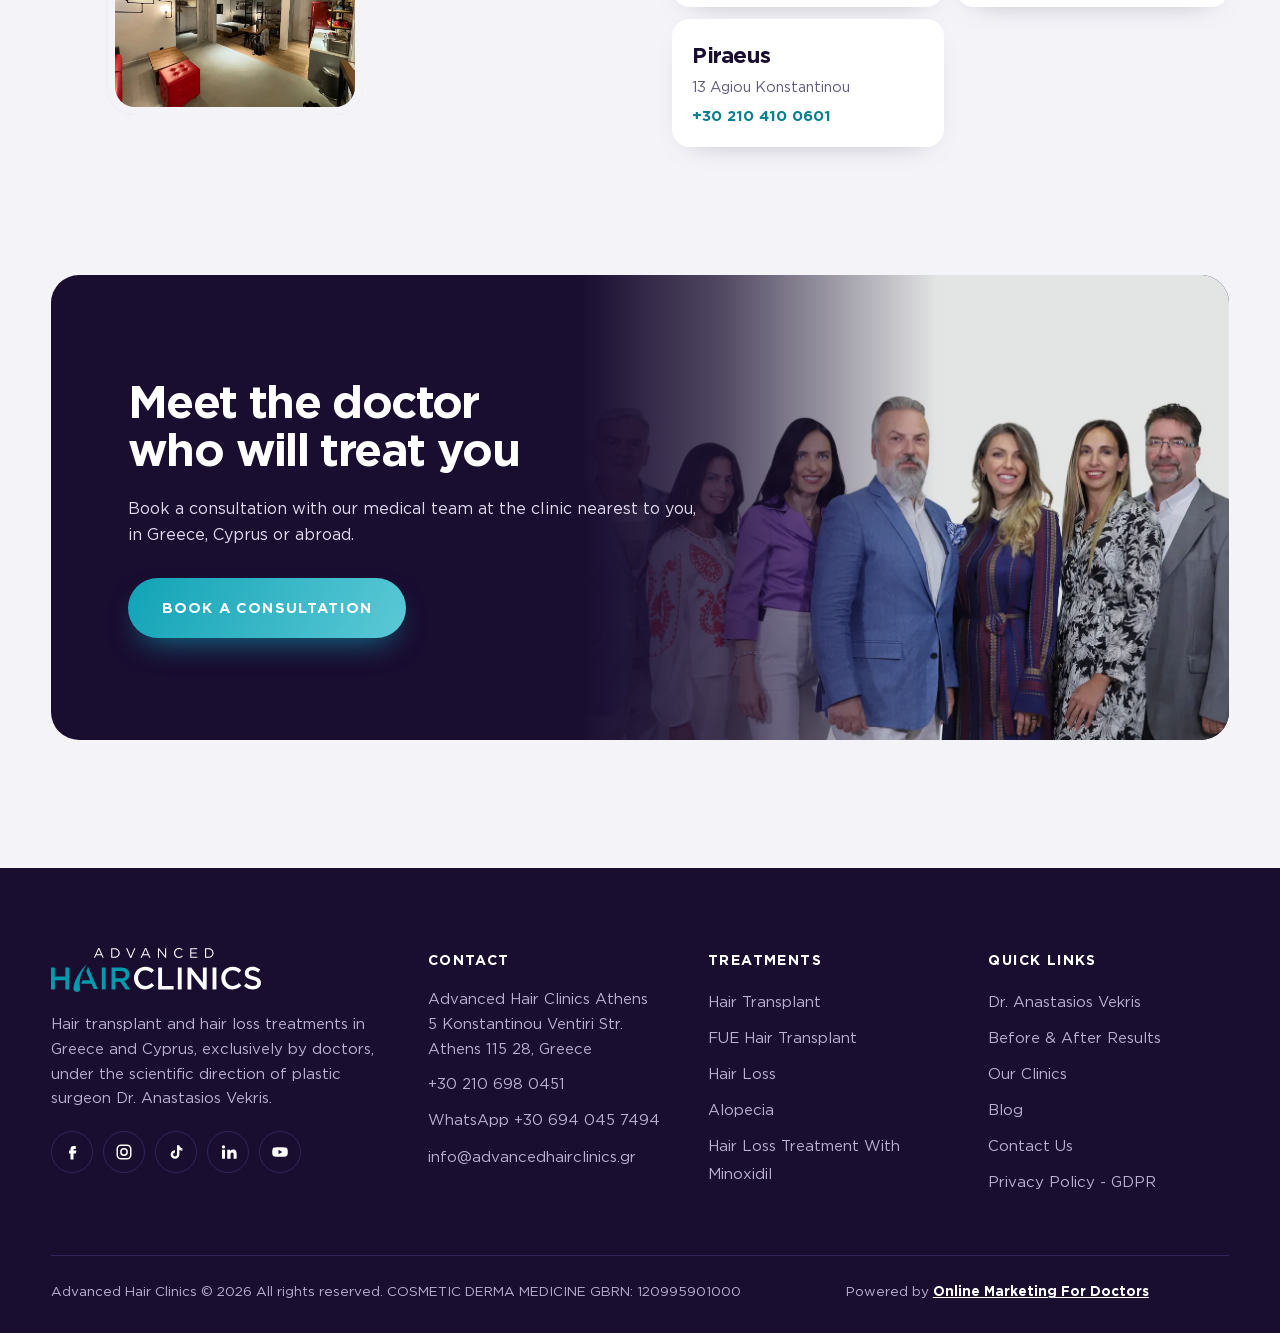
<file: doctors/index.html>
<!doctype html>
<html lang="en">
<head>
<meta charset="utf-8">
<meta name="viewport" content="width=device-width, initial-scale=1">
<meta name="robots" content="noindex, nofollow">
<title>Our Hair Transplant Doctors | Advanced Hair Clinics</title>
<meta name="description" content="Meet the plastic surgeons, dermatologists &amp; physicians behind Advanced Hair Clinics, led by FUE Europe President Dr Anastasios Vekris.">
<meta name="theme-color" content="#190D30">
<link rel="icon" href="/assets/img/favicon.png">
<link rel="preload" href="/assets/fonts/ahc-regular.woff2" as="font" type="font/woff2" crossorigin>
<link rel="preload" href="/assets/fonts/ahc-bold.woff2" as="font" type="font/woff2" crossorigin>
<link rel="preload" as="image" href="/assets/img/about/doctors/anastasios-vekris.webp">
<link rel="stylesheet" href="/assets/css/style.css">
<link rel="stylesheet" href="/assets/css/about.css">
<link rel="stylesheet" href="/assets/css/pages.css">
</head>
<body class="page-about page-doctors">
<a class="skip" href="#main">Skip to main content</a>

<!-- ============ HEADER ============ -->
<header class="site-header" id="top">
  <div class="header-inner">
    <a class="brand" href="/" aria-label="Advanced Hair Clinics home">
      <img src="/assets/img/logo-light.svg" alt="Advanced Hair Clinics" width="190" height="40">
    </a>
    <button class="btn btn-teal header-book-mobile" type="button">Book a consultation</button>

    <nav class="main-nav" aria-label="Main">
      <ul>
        <li class="has-mega"><button type="button" class="mm-top" data-g="transplant" aria-expanded="false" aria-controls="mega">Hair Transplant</button></li>
        <li class="has-mega"><button type="button" class="mm-top" data-g="loss" aria-expanded="false" aria-controls="mega">Hair Loss</button></li>
        <li class="has-mega"><button type="button" class="mm-top" data-g="alopecia" aria-expanded="false" aria-controls="mega">Alopecia</button></li>
        <li class="has-mega"><button type="button" class="mm-top" data-g="results" aria-expanded="false" aria-controls="mega">Results</button></li>
        <li class="has-mega"><button type="button" class="mm-top" data-g="about" aria-expanded="false" aria-controls="mega">Who We Are</button></li>
        <li><a href="/blog/">Blog</a></li>
        <li><a href="/contact-us/">Contact</a></li>
      </ul>
    </nav>

    <div class="header-actions">
      <a class="header-phone" href="tel:+302106980451">
        <span class="header-phone-label">Call us now</span>
        <span class="header-phone-number">+30 210 698 0451</span>
      </a>
      <button class="btn btn-teal header-book" type="button">Book a consultation</button>
      <a class="icon-btn phone-icon" href="tel:+302106980451" aria-label="Call +30 210 698 0451">
        <svg viewBox="0 0 24 24" aria-hidden="true"><path d="M6.6 10.8a15.1 15.1 0 0 0 6.6 6.6l2.2-2.2a1 1 0 0 1 1-.25 11.4 11.4 0 0 0 3.6.57 1 1 0 0 1 1 1V20a1 1 0 0 1-1 1A17 17 0 0 1 3 4a1 1 0 0 1 1-1h3.5a1 1 0 0 1 1 1c0 1.25.2 2.45.57 3.57a1 1 0 0 1-.25 1z"/></svg>
      </a>
      <button class="icon-btn menu-toggle" type="button" aria-label="Open menu" aria-expanded="false" aria-controls="mobile-menu">
        <span></span><span></span><span></span>
      </button>
    </div>
  </div>
  <div class="mega" id="mega" hidden>
    <div class="mega-inner">
      <div class="mega-col">
        <div class="mm-group" data-g="about">
          <p class="mm-h"><a href="/who-we-are/">Who We Are</a></p>
          <ul><li><a href="/who-we-are/">Who We Are</a></li><li><a href="/doctors/">Our Doctors</a></li><li><a href="/hair-transplant-clinics/">Our Clinics</a></li><li><a href="/consultants-hair-transplant-hair-loss/">Consultants</a></li></ul>
        </div>
        <div class="mm-group mm-solo">
          <p class="mm-h"><a href="/blog/">Blog - Articles</a></p>
          <p class="mm-h"><a href="/contact-us/">Contact Us</a></p>
        </div>
      </div>
      <div class="mega-col">
        <div class="mm-group" data-g="loss">
          <p class="mm-h"><a href="/hair-loss/">Hair Loss</a></p>
          <ul><li><a href="/hair-loss/">Hair Loss</a></li><li><span class="mm-off" aria-disabled="true" title="Coming soon">Male Hair Loss</span></li><li><span class="mm-off" aria-disabled="true" title="Coming soon">Female Hair Loss</span></li><li><span class="mm-off" aria-disabled="true" title="Coming soon">Tricopat Hair Loss Treatment</span></li><li><span class="mm-off" aria-disabled="true" title="Coming soon">Hair Loss Treatment With Autologous Growth Factors</span></li><li><span class="mm-off" aria-disabled="true" title="Coming soon">Hair Loss Treatment With Minoxidil</span></li><li><span class="mm-off" aria-disabled="true" title="Coming soon">Scalp Micropigmentation</span></li></ul>
        </div>
        <div class="mm-group" data-g="alopecia">
          <p class="mm-h"><a href="/alopecia/">Alopecia</a></p>
          <ul><li><a href="/alopecia/">Alopecia</a></li><li><span class="mm-off" aria-disabled="true" title="Coming soon">Androgenetic Alopecia</span></li><li><span class="mm-off" aria-disabled="true" title="Coming soon">Alopecia Areata</span></li><li><span class="mm-off" aria-disabled="true" title="Coming soon">Diffuse Alopecia</span></li><li><span class="mm-off" aria-disabled="true" title="Coming soon">Cicatricial Alopecia</span></li><li><span class="mm-off" aria-disabled="true" title="Coming soon">Hair Loss DNA Test</span></li></ul>
        </div>
      </div>
      <div class="mega-col">
        <div class="mm-group" data-g="transplant">
          <p class="mm-h"><a href="/hair-transplant/">Hair Transplant</a></p>
          <ul><li><a href="/hair-transplant/">Hair Transplant</a></li><li><a href="/fue-hair-transplant/">FUE Hair Transplant</a></li><li><a href="/vip-hair-transplant/">VIP Hair Transplant by Dr Vekris</a></li><li><span class="mm-off" aria-disabled="true" title="Coming soon">FUE Beard Transplant</span></li><li><span class="mm-off" aria-disabled="true" title="Coming soon">FUE Eyebrow Transplant</span></li><li><span class="mm-off" aria-disabled="true" title="Coming soon">Leukotrichia</span></li><li><span class="mm-off" aria-disabled="true" title="Coming soon">FUT Strip Hair Transplant</span></li><li><span class="mm-off" aria-disabled="true" title="Coming soon">FUT Strip Scars Restoration</span></li><li><span class="mm-off" aria-disabled="true" title="Coming soon">Unshaven FUE Hair Transplant</span></li><li><span class="mm-off" aria-disabled="true" title="Coming soon">Hair Transplant in Women</span></li><li><span class="mm-off" aria-disabled="true" title="Coming soon">Hair Transplant Timeline Month by Month</span></li></ul>
        </div>
        <div class="mm-group" data-g="results">
          <p class="mm-h"><a href="/before-after-results/">Before-After Results</a></p>
          <ul><li><a href="/before-after-results/#fue-hair-transplant">Hair Transplant Results</a></li><li><a href="/before-after-results/#eyebrow-transplant">Eyebrow Transplant Results</a></li><li><a href="/before-after-results/#beard-transplant">Beard Transplant Results</a></li><li><a href="/before-after-results/#unshaven-fue-hair-transplant">Unshaven Hair Transplant Results</a></li><li><a href="/before-after-results/#autologous-hair-mesotherapy">Autologous Hair Mesotherapy Results</a></li><li><a href="/before-after-results/#scalp-micropigmentation">Scalp Micropigmentation Results</a></li></ul>
        </div>
      </div>
      <div class="mega-cards">
        <a class="mega-card" href="/plastic-surgeon-dr-anastasios-vekris/">
          <img src="/assets/img/about/doctors/anastasios-vekris.webp" alt="" width="720" height="720" loading="lazy">
          <span class="mc-k">Scientific Director</span>
          <span class="mc-t">Dr. Anastasios Vekris</span>
          <span class="mc-p">Plastic surgeon and President of the FUE Europe Society.</span>
          <span class="text-link light">Meet Dr. Vekris</span>
        </a>
        <a class="mega-card mega-card-vip" href="/vip-hair-transplant/">
          <img src="/assets/img/gen/surgery-card.webp" alt="" width="600" height="737" loading="lazy">
          <span class="mc-k">Vekris Signature</span>
          <span class="mc-t">VIP Hair Transplant</span>
          <span class="mc-p">Performed by Dr. Vekris himself, in complete confidence.</span>
          <span class="text-link light">Discover VIP</span>
        </a>
      </div>
    </div>
  </div>
</header>

<!-- Mobile menu -->
<div class="mobile-menu" id="mobile-menu" hidden>
  <nav aria-label="Mobile">
    <details>
      <summary>Who We Are</summary>
      <a href="/who-we-are/">Who We Are</a><a href="/doctors/">Our Doctors</a><a href="/hair-transplant-clinics/">Our Clinics</a><a href="/consultants-hair-transplant-hair-loss/">Consultants</a>
    </details>
    <details>
      <summary>Hair Transplant</summary>
      <a href="/hair-transplant/">Hair Transplant</a><a href="/fue-hair-transplant/">FUE Hair Transplant</a><a href="/vip-hair-transplant/">VIP Hair Transplant by Dr Vekris</a><span class="mm-off" aria-disabled="true" title="Coming soon">FUE Beard Transplant</span><span class="mm-off" aria-disabled="true" title="Coming soon">FUE Eyebrow Transplant</span><span class="mm-off" aria-disabled="true" title="Coming soon">Leukotrichia</span><span class="mm-off" aria-disabled="true" title="Coming soon">FUT Strip Hair Transplant</span><span class="mm-off" aria-disabled="true" title="Coming soon">FUT Strip Scars Restoration</span><span class="mm-off" aria-disabled="true" title="Coming soon">Unshaven FUE Hair Transplant</span><span class="mm-off" aria-disabled="true" title="Coming soon">Hair Transplant in Women</span><span class="mm-off" aria-disabled="true" title="Coming soon">Hair Transplant Timeline Month by Month</span>
    </details>
    <details>
      <summary>Hair Loss</summary>
      <a href="/hair-loss/">Hair Loss</a><span class="mm-off" aria-disabled="true" title="Coming soon">Male Hair Loss</span><span class="mm-off" aria-disabled="true" title="Coming soon">Female Hair Loss</span><span class="mm-off" aria-disabled="true" title="Coming soon">Tricopat Hair Loss Treatment</span><span class="mm-off" aria-disabled="true" title="Coming soon">Hair Loss Treatment With Autologous Growth Factors</span><span class="mm-off" aria-disabled="true" title="Coming soon">Hair Loss Treatment With Minoxidil</span><span class="mm-off" aria-disabled="true" title="Coming soon">Scalp Micropigmentation</span>
    </details>
    <details>
      <summary>Alopecia</summary>
      <a href="/alopecia/">Alopecia</a><span class="mm-off" aria-disabled="true" title="Coming soon">Androgenetic Alopecia</span><span class="mm-off" aria-disabled="true" title="Coming soon">Alopecia Areata</span><span class="mm-off" aria-disabled="true" title="Coming soon">Diffuse Alopecia</span><span class="mm-off" aria-disabled="true" title="Coming soon">Cicatricial Alopecia</span><span class="mm-off" aria-disabled="true" title="Coming soon">Hair Loss DNA Test</span>
    </details>
    <details>
      <summary>Before-After Results</summary>
      <a href="/before-after-results/#fue-hair-transplant">Hair Transplant Results</a><a href="/before-after-results/#eyebrow-transplant">Eyebrow Transplant Results</a><a href="/before-after-results/#beard-transplant">Beard Transplant Results</a><a href="/before-after-results/#unshaven-fue-hair-transplant">Unshaven Hair Transplant Results</a><a href="/before-after-results/#autologous-hair-mesotherapy">Autologous Hair Mesotherapy Results</a><a href="/before-after-results/#scalp-micropigmentation">Scalp Micropigmentation Results</a>
    </details>
    <a href="/plastic-surgeon-dr-anastasios-vekris/">Dr Vekris</a>
    <a href="/blog/">Blog</a>
    <a href="/contact-us/">Contact</a>
  </nav>
  <div class="mobile-menu-foot">
    <a class="header-phone" href="tel:+302106980451">
      <span class="header-phone-label">Call us now</span>
      <span class="header-phone-number">+30 210 698 0451</span>
    </a>
    <button class="btn btn-teal" type="button">Book a consultation</button>
  </div>
</div>

<main id="main">

<!-- ============ HERO ============ -->
<section class="hero hero-about hero-doctors" aria-label="Introduction">
  <div class="hero-mosaic" aria-hidden="true">
    <img src="/assets/img/about/doctors/amalia-tsiatoura.webp" alt="" width="720" height="720">
    <img src="/assets/img/about/doctors/panagiotis-tragoulias.webp" alt="" width="720" height="720">
    <img src="/assets/img/about/doctors/efthymia-chorianopoulou.webp" alt="" width="720" height="720">
    <img src="/assets/img/about/doctors/antonia-andriopoulou.webp" alt="" width="720" height="720">
    <img src="/assets/img/about/doctors/sevasti-afantenou.webp" alt="" width="720" height="720">
    <img class="hm-lead" src="/assets/img/about/doctors/anastasios-vekris.webp" alt="" width="720" height="720">
    <img src="/assets/img/about/doctors/lamprini-nasouli.webp" alt="" width="720" height="720">
    <img src="/assets/img/about/doctors/dimitra-zafeiratou.webp" alt="" width="720" height="720">
    <img src="/assets/img/about/doctors/maria-zampoulaki.webp" alt="" width="720" height="720">
    <img src="/assets/img/about/doctors/dimitris-alexandris.webp" alt="" width="720" height="720">
    <img src="/assets/img/about/doctors/natalia-varsou.webp" alt="" width="720" height="720">
    <img src="/assets/img/about/doctors/chrysanthi-agioti.webp" alt="" width="720" height="720">
  </div>
  <div class="hero-shade" aria-hidden="true"></div>

  <div class="hero-content">
    <h1 class="hero-eyebrow">Our Doctors</h1>
    <p class="hero-title">
      <span class="line"><span>Specialists in</span></span>
      <span class="line"><span>hair loss, led by</span></span>
      <span class="line"><span>Dr. Vekris.</span></span>
    </p>
    <svg class="hairline hero-hairline" viewBox="0 0 600 4" preserveAspectRatio="none" aria-hidden="true">
      <path d="M2 2 H598"/>
    </svg>
    <p class="hero-sub">The doctors of Advanced Hair Clinics, specialized in the treatment of hair loss and the most advanced hair transplant techniques, offer scientifically proven and personalized therapeutic solutions aimed at achieving the best possible medical and aesthetic outcome.</p>
    <ul class="hero-points">
      <li>Exclusively by doctors</li>
      <li>Plastic surgeons &amp; dermatologists</li>
      <li>12 doctors, one medical team</li>
      <li>Consultations in 16 clinics</li>
    </ul>
    <div class="hero-cta">
      <button class="btn btn-teal btn-lg" type="button">Book a consultation</button>
      <a class="btn btn-ghost btn-lg" href="#team">Meet our doctors</a>
    </div>
  </div>
</section>

<!-- ============ SCIENTIFIC DIRECTOR ============ -->
<section class="authority director" aria-labelledby="director-title">
  <div class="authority-card">
    <figure class="authority-media">
      <img src="/assets/img/about/vekris-feature.webp" alt="Plastic surgeon Dr. Anastasios Vekris, Scientific Director of Advanced Hair Clinics" loading="lazy" width="1440" height="979">
    </figure>
    <div class="authority-text">
      <p class="kicker">Scientific Director</p>
      <h2 id="director-title" class="h2">Dr. Anastasios Vekris, MD</h2>
      <p class="dir-spec">Plastic Surgeon</p>
      <ul class="dir-roles">
        <li>President of the European Society of Hair Restoration Surgery – FUE Europe Society</li>
        <li>Scientific Director of Advanced Hair Clinics</li>
      </ul>
      <p>Every treatment plan at Advanced Hair Clinics follows the medical protocols Dr. Vekris has developed over more than 20 years and 30,000 hair transplants, carried out in 17 countries worldwide.</p>
      <div class="dir-foot">
        <p class="doc-cost">Medical Consultation Fee: <strong>200€</strong></p>
        <a class="text-link" href="/plastic-surgeon-dr-anastasios-vekris/">View CV</a>
      </div>
    </div>
    <dl class="authority-stats">
      <div><dt><span data-count="30000">30,000</span><small>+</small></dt><dd>hair transplants, personally and with his medical teams</dd></div>
      <div><dt><span data-count="17">17</span></dt><dd>countries where he has performed surgery</dd></div>
      <div><dt><span data-count="120">120</span><small>+</small></dt><dd>Greek and international conferences</dd></div>
      <div><dt><span data-count="20">20</span><small>+</small></dt><dd>years of experience in hair transplantation</dd></div>
    </dl>
  </div>
</section>

<!-- ============ MEDICAL TEAM ============ -->
<section class="team" id="team" aria-labelledby="team-title">
  <div class="team-head">
    <div>
      <p class="kicker">Our medical team</p>
      <h2 id="team-title" class="h2">Every consultation and every procedure, by a doctor</h2>
    </div>
    <div class="team-filter" role="group" aria-label="Filter by specialty">
      <button type="button" aria-pressed="true" data-f="all">All doctors</button>
      <button type="button" aria-pressed="false" data-f="ps">Plastic Surgeons</button>
      <button type="button" aria-pressed="false" data-f="derm">Dermatologists</button>
      <button type="button" aria-pressed="false" data-f="md">MDs</button>
    </div>
  </div>

  <ul class="team-grid">
    <li class="doc" data-s="derm">
      <a class="doc-link" href="/dermatologist-dr-amalia-tsiatoura/"><img src="/assets/img/about/doctors/amalia-tsiatoura.webp" alt="Dr. Amalia Tsiatoura, Dermatologist" loading="lazy" width="720" height="720"></a>
      <h2 class="doc-name"><a href="/dermatologist-dr-amalia-tsiatoura/">Dr. Amalia Tsiatoura, MD</a></h2>
      <p class="doc-spec">Dermatologist</p>
      <div class="doc-foot"><p class="doc-cost">Medical Consultation Fee: <strong>150€</strong></p><a class="doc-cv" href="/dermatologist-dr-amalia-tsiatoura/">CV</a></div>
    </li>
    <li class="doc" data-s="md">
      <a class="doc-link" href="/doctor-antonia-andriopoulou/"><img src="/assets/img/about/doctors/antonia-andriopoulou.webp" alt="Dr. Antonia Andriopoulou, MD" loading="lazy" width="720" height="720"></a>
      <h2 class="doc-name"><a href="/doctor-antonia-andriopoulou/">Dr. Antonia Andriopoulou, MD</a></h2>
      <p class="doc-spec">MD</p>
      <div class="doc-foot"><p class="doc-cost">Medical Consultation Fee: <strong>70€</strong></p><a class="doc-cv" href="/doctor-antonia-andriopoulou/">CV</a></div>
    </li>
    <li class="doc" data-s="derm">
      <a class="doc-link" href="/dermatologist-sevasti-afantenou/"><img src="/assets/img/about/doctors/sevasti-afantenou.webp" alt="Dr. Sevasti Afantenou, Dermatologist" loading="lazy" width="720" height="720"></a>
      <h2 class="doc-name"><a href="/dermatologist-sevasti-afantenou/">Dr. Sevasti Afantenou, MD</a></h2>
      <p class="doc-spec">Dermatologist</p>
      <div class="doc-foot"><p class="doc-cost">Medical Consultation Fee: <strong>100€</strong></p><a class="doc-cv" href="/dermatologist-sevasti-afantenou/">CV</a></div>
    </li>
    <li class="doc" data-s="derm">
      <a class="doc-link" href="/dermatologist-dimitra-zafeiratou/"><img src="/assets/img/about/doctors/dimitra-zafeiratou.webp" alt="Dr. Dimitra Zafeiratou, Dermatologist" loading="lazy" width="720" height="720"></a>
      <h2 class="doc-name"><a href="/dermatologist-dimitra-zafeiratou/">Dr. Dimitra Zafeiratou, MD</a></h2>
      <p class="doc-spec">Dermatologist</p>
      <div class="doc-foot"><p class="doc-cost">Medical Consultation Fee: <strong>100€</strong></p><a class="doc-cv" href="/dermatologist-dimitra-zafeiratou/">CV</a></div>
    </li>
    <li class="doc" data-s="md">
      <a class="doc-link" href="/doctor-lamprina-nasouli/"><img src="/assets/img/about/doctors/lamprini-nasouli.webp" alt="Dr. Lamprini Nasouli, MD" loading="lazy" width="720" height="720"></a>
      <h2 class="doc-name"><a href="/doctor-lamprina-nasouli/">Dr. Lamprini Nasouli, MD</a></h2>
      <p class="doc-spec">MD</p>
      <div class="doc-foot"><p class="doc-cost">Medical Consultation Fee: <strong>70€</strong></p><a class="doc-cv" href="/doctor-lamprina-nasouli/">CV</a></div>
    </li>
    <li class="doc" data-s="md">
      <a class="doc-link" href="/doctor-panagiotis-tragoulias/"><img src="/assets/img/about/doctors/panagiotis-tragoulias.webp" alt="Dr. Panagiotis Tragoulias, MD" loading="lazy" width="720" height="720"></a>
      <h2 class="doc-name"><a href="/doctor-panagiotis-tragoulias/">Dr. Panagiotis Tragoulias, MD</a></h2>
      <p class="doc-spec">MD</p>
      <div class="doc-foot"><p class="doc-cost">Medical Consultation Fee: <strong>70€</strong></p><a class="doc-cv" href="/doctor-panagiotis-tragoulias/">CV</a></div>
    </li>
    <li class="doc" data-s="md">
      <a class="doc-link" href="/doctor-maria-zampoulaki/"><img src="/assets/img/about/doctors/maria-zampoulaki.webp" alt="Dr. Maria Zampoulaki, MD" loading="lazy" width="720" height="720"></a>
      <h2 class="doc-name"><a href="/doctor-maria-zampoulaki/">Dr. Maria Zampoulaki, MD</a></h2>
      <p class="doc-spec">MD</p>
      <div class="doc-foot"><p class="doc-cost">Medical Consultation Fee: <strong>70€</strong></p><a class="doc-cv" href="/doctor-maria-zampoulaki/">CV</a></div>
    </li>
    <li class="doc" data-s="ps">
      <a class="doc-link" href="/plastic-surgeon-efthymia-chorianopoulou/"><img src="/assets/img/about/doctors/efthymia-chorianopoulou.webp" alt="Dr. Efthymia Chorianopoulou, Plastic Surgeon" loading="lazy" width="720" height="720"></a>
      <h2 class="doc-name"><a href="/plastic-surgeon-efthymia-chorianopoulou/">Dr. Efthymia Chorianopoulou, MD</a></h2>
      <p class="doc-spec">Plastic Surgeon</p>
      <div class="doc-foot"><p class="doc-cost">Medical Consultation Fee: <strong>70€</strong></p><a class="doc-cv" href="/plastic-surgeon-efthymia-chorianopoulou/">CV</a></div>
    </li>
    <li class="doc" data-s="md">
      <a class="doc-link" href="/doctor-dimitris-alexandris/"><img src="/assets/img/about/doctors/dimitris-alexandris.webp" alt="Dr. Dimitris Alexandris, MD" loading="lazy" width="720" height="720"></a>
      <h2 class="doc-name"><a href="/doctor-dimitris-alexandris/">Dr. Dimitris Alexandris, MD</a></h2>
      <p class="doc-spec">MD</p>
      <div class="doc-foot"><p class="doc-cost">Medical Consultation Fee: <strong>50€</strong></p><a class="doc-cv" href="/doctor-dimitris-alexandris/">CV</a></div>
    </li>
    <li class="doc" data-s="md">
      <a class="doc-link" href="/natalia-varsou-physician/"><img src="/assets/img/about/doctors/natalia-varsou.webp" alt="Dr. Natalia Varsou, MD" loading="lazy" width="720" height="720"></a>
      <h2 class="doc-name"><a href="/natalia-varsou-physician/">Dr. Natalia Varsou, MD</a></h2>
      <p class="doc-spec">MD</p>
      <div class="doc-foot"><p class="doc-cost">Medical Consultation Fee: <strong>50€</strong></p><a class="doc-cv" href="/natalia-varsou-physician/">CV</a></div>
    </li>
    <li class="doc" data-s="md">
      <a class="doc-link" href="/doctor-chrysanthi-miltiadi-agioti/"><img src="/assets/img/about/doctors/chrysanthi-agioti.webp" alt="Dr. Chrysanthi Miltiadi Agioti, MD" loading="lazy" width="720" height="720"></a>
      <h2 class="doc-name"><a href="/doctor-chrysanthi-miltiadi-agioti/">Dr. Chrysanthi Miltiadi Agioti, MD</a></h2>
      <p class="doc-spec">MD</p>
      <div class="doc-foot"><p class="doc-cost">Medical Consultation Fee: <strong>50€</strong></p><a class="doc-cv" href="/doctor-chrysanthi-miltiadi-agioti/">CV</a></div>
    </li>
    <li class="doc doc-join">
      <a href="/who-we-are/#career">
        <span class="dj-icon" aria-hidden="true"><svg viewBox="0 0 24 24"><path d="M12 5v14M5 12h14"/></svg></span>
        <h3>Join our medical team</h3>
        <p>Training and partnering opportunities for doctors and nurses.</p>
        <span class="text-link light">See opportunities</span>
      </a>
    </li>
  </ul>
</section>

<!-- ============ HOW WE WORK ============ -->
<section class="principles" aria-labelledby="principles-title">
  <div class="pr-media" aria-hidden="true"><img src="/assets/img/about/team-scrubs.webp" alt="" loading="lazy" width="1600" height="1199"></div>
  <div class="pr-inner">
    <div class="pr-head">
      <p class="kicker light">How our doctors work</p>
      <h2 id="principles-title" class="h2">One medical team, from diagnosis to final result</h2>
    </div>
    <ol class="pr-list">
      <li><h3>Diagnosis first</h3><p>Our dermatologists and doctors examine the causes of your hair loss before recommending any treatment.</p></li>
      <li><h3>A plan for you</h3><p>Your hairline, graft count and treatment plan are designed around your age, face shape and donor area.</p></li>
      <li><h3>Exclusively by doctors</h3><p>Extraction and implantation are carried out by doctors, never delegated to technicians.</p></li>
      <li><h3>Follow-up</h3><p>The same team reviews your progress and supports existing hair with targeted treatments.</p></li>
    </ol>
  </div>
</section>

<!-- ============ CLINICS ============ -->
<section class="clinics" id="clinics" aria-labelledby="clinics-title">
  <div class="clinics-media" aria-hidden="true">
    <img class="cm-a" src="/assets/img/clinic/clinic-5.webp" alt="" loading="lazy">
    <img class="cm-b" src="/assets/img/clinic/clinic-1.webp" alt="" loading="lazy">
    <img class="cm-c" src="/assets/img/clinic/clinic-3.webp" alt="" loading="lazy">
  </div>
  <div class="clinics-text">
    <p class="kicker">Our Clinics</p>
    <h2 id="clinics-title" class="h2">Meet our doctors in 16 clinics in Greece, Cyprus and Americas</h2>
    <div class="region-tabs" role="tablist" aria-label="Regions">
      <button role="tab" aria-selected="true" aria-controls="r-attica" id="t-attica">Attica</button>
      <button role="tab" aria-selected="false" aria-controls="r-greece" id="t-greece">Rest of Greece</button>
      <button role="tab" aria-selected="false" aria-controls="r-abroad" id="t-abroad">Cyprus &amp; abroad</button>
    </div>
    <ul class="clinic-list" id="r-attica" role="tabpanel" aria-labelledby="t-attica">
      <li><h3>Athens</h3><p>5 Konstantinou Ventiri Str.</p><a href="tel:+302106980451">+30 210 698 0451</a></li>
      <li><h3>Kifissia</h3><p>252A Kifissias Ave.</p><a href="tel:+302106232220">+30 210 623 2220</a></li>
      <li><h3>Glyfada</h3><p>39 Dimarchou Aggelou Metaxa</p><a href="tel:+302108980444">+30 210 898 0444</a></li>
      <li><h3>Peristeri</h3><p>16 Panagi Tsaldari Ave.</p><a href="tel:+302105715501">+30 210 571 5501</a></li>
      <li><h3>Piraeus</h3><p>13 Agiou Konstantinou</p><a href="tel:+302104100601">+30 210 410 0601</a></li>
    </ul>
    <ul class="clinic-list" id="r-greece" role="tabpanel" aria-labelledby="t-greece" hidden>
      <li><h3>Thessaloniki</h3><p>17 Tsimiski Str.</p><a href="tel:+302310224240">+30 2310 224240</a></li>
      <li><h3>Patras</h3><p>93-97 Riga Fereou</p><a href="tel:+302610226562">+30 2610 226562</a></li>
      <li><h3>Rhodes</h3><p>28 Ethnarchou Makariou Str.</p><a href="tel:+302241032700">+30 22410 32700</a></li>
      <li><h3>Heraklion</h3><p>27 Lasithiou &amp; Kornarou Square</p><a href="tel:+302810222303">+30 2810 222303</a></li>
      <li><h3>Larissa</h3><p>2 Rousvelt &amp; Kiprou Str.</p><a href="tel:+302410251351">+30 2410 251351</a></li>
      <li><h3>Agrinio</h3><p>10 Ilia Iliou Str.</p><a href="tel:+302641028588">+30 26410 28588</a></li>
      <li><h3>Ioannina</h3><p>9 Poutetsi Str.</p><a href="tel:+302651021806">+30 26510 21806</a></li>
      <li><h3>Kalamata</h3><p>79-81 Aristomenous Str.</p><a href="tel:+302721088985">+30 272 108 8985</a></li>
    </ul>
    <ul class="clinic-list" id="r-abroad" role="tabpanel" aria-labelledby="t-abroad" hidden>
      <li><h3>Limassol</h3><p>Gladstonos &amp; 21 Georgiou Karaiskaki Str., Agia Triada</p><a href="tel:+35725251040">+357 2525 1040</a></li>
      <li><h3>Nicosia</h3><p>1 October 28th &amp; Georgiou Griva Digeni</p><a href="tel:+35722257490">+357 2225 7490</a></li>
      <li><h3>Costa Rica</h3><p>Hospital CIMA San José, Tower 2</p><a href="tel:+50622088787">+506 2208 8787</a></li>
    </ul>
  </div>
</section>

<!-- ============ CTA BAND ============ -->
<section class="cta-band about-cta" aria-labelledby="cta-title">
  <div class="cta-bg" aria-hidden="true"><img src="/assets/img/about/team-group.webp" alt="" loading="lazy"></div>
  <div class="cta-inner">
    <h2 id="cta-title" class="display">Meet the doctor who will treat you</h2>
    <p class="cta-lead">Book a consultation with our medical team at the clinic nearest to you, in Greece, Cyprus or abroad.</p>
    <div class="cta-actions">
      <button class="btn btn-teal btn-lg" type="button">Book a consultation</button>
      <a class="header-phone light" href="tel:+302106980451">
        <span class="header-phone-label">Call us now</span>
        <span class="header-phone-number">+30 210 698 0451</span>
      </a>
    </div>
  </div>
</section>

</main>

<!-- ============ FOOTER ============ -->
<footer class="site-footer" id="contact">
  <div class="footer-grid">
    <div class="footer-brand">
      <img src="/assets/img/logo-light.svg" alt="Advanced Hair Clinics" width="210" height="44" loading="lazy">
      <p>Hair transplant and hair loss treatments in Greece and Cyprus, exclusively by doctors, under the scientific direction of plastic surgeon Dr. Anastasios Vekris.</p>
      <ul class="social" aria-label="Social media">
        <li><a href="https://www.facebook.com/AdvancedHairClinics/" target="_blank" rel="noopener" aria-label="Follow us on Facebook"><svg viewBox="0 0 24 24" aria-hidden="true"><path d="M14 8h3V4h-3a4 4 0 0 0-4 4v2H8v4h2v8h4v-8h3l1-4h-4V8.5a.5.5 0 0 1 .5-.5z"/></svg></a></li>
        <li><a href="https://www.instagram.com/advanced_hair_clinics/" target="_blank" rel="noopener" aria-label="Follow us on Instagram"><svg viewBox="0 0 24 24" aria-hidden="true" class="stroke"><rect x="3" y="3" width="18" height="18" rx="5"/><circle cx="12" cy="12" r="4.2"/></svg></a></li>
        <li><a href="https://www.tiktok.com/@advancedhairclinics" target="_blank" rel="noopener" aria-label="Follow us on TikTok"><svg viewBox="0 0 24 24" aria-hidden="true"><path d="M16.5 3c.4 2.3 1.9 3.8 4 4v3.2a7.6 7.6 0 0 1-4-1.2v6.3A5.8 5.8 0 1 1 10.7 9.5v3.3a2.6 2.6 0 1 0 2.6 2.6V3z"/></svg></a></li>
        <li><a href="https://www.linkedin.com/company/advanced-hair-clinics" target="_blank" rel="noopener" aria-label="Follow us on LinkedIn"><svg viewBox="0 0 24 24" aria-hidden="true"><path d="M4 9h4v12H4zM6 3a2.2 2.2 0 1 1 0 4.4A2.2 2.2 0 0 1 6 3zm5 6h3.8v1.7h.1c.5-1 1.8-2 3.8-2 4 0 4.8 2.6 4.8 6V21h-4v-5.5c0-1.3 0-3-1.9-3s-2.2 1.5-2.2 2.9V21H11z"/></svg></a></li>
        <li><a href="https://www.youtube.com/user/advancedhairclinics" target="_blank" rel="noopener" aria-label="Follow us on YouTube"><svg viewBox="0 0 24 24" aria-hidden="true"><path d="M22 8.2a3 3 0 0 0-2.1-2.1C18 5.6 12 5.6 12 5.6s-6 0-7.9.5A3 3 0 0 0 2 8.2 31 31 0 0 0 1.6 12 31 31 0 0 0 2 15.8a3 3 0 0 0 2.1 2.1c1.9.5 7.9.5 7.9.5s6 0 7.9-.5a3 3 0 0 0 2.1-2.1c.4-1.2.4-3.8.4-3.8s0-2.6-.4-3.8zM10 15V9l5.2 3z"/></svg></a></li>
      </ul>
    </div>
    <div class="footer-col">
      <h2>Contact</h2>
      <address>
        Advanced Hair Clinics Athens<br>
        5 Konstantinou Ventiri Str.<br>
        Athens 115 28, Greece
      </address>
      <p><a href="tel:+302106980451">+30 210 698 0451</a></p>
      <p><a href="https://wa.me/306940457494" target="_blank" rel="noopener">WhatsApp +30 694 045 7494</a></p>
      <p><a href="mailto:info@advancedhairclinics.gr">info@advancedhairclinics.gr</a></p>
    </div>
    <div class="footer-col">
      <h2>Treatments</h2>
      <ul>
        <li><a href="/#services">Hair Transplant</a></li>
        <li><a href="/#services">FUE Hair Transplant</a></li>
        <li><a href="/#services">Hair Loss</a></li>
        <li><a href="/#services">Alopecia</a></li>
        <li><a href="/#services">Hair Loss Treatment With Minoxidil</a></li>
      </ul>
    </div>
    <div class="footer-col">
      <h2>Quick links</h2>
      <ul>
        <li><a href="/#dr-vekris">Dr. Anastasios Vekris</a></li>
        <li><a href="/#results">Before &amp; After Results</a></li>
        <li><a href="/#clinics">Our Clinics</a></li>
        <li><a href="/#blog">Blog</a></li>
        <li><a href="#contact">Contact Us</a></li>
        <li><a href="#contact">Privacy Policy - GDPR</a></li>
      </ul>
    </div>
  </div>
  <div class="footer-bottom">
    <p>Advanced Hair Clinics © 2026 All rights reserved. COSMETIC DERMA MEDICINE GBRN: 120995901000</p>
    <p>Powered by <a href="https://onlinemarketingfordoctors.com/" target="_blank" rel="noopener">Online Marketing For Doctors</a></p>
  </div>
</footer>

<a class="float-wa" href="https://wa.me/306940457494" target="_blank" rel="noopener" aria-label="Chat with us on WhatsApp">
  <svg viewBox="0 0 32 32" aria-hidden="true"><path d="M16 3a13 13 0 0 0-11.2 19.6L3 29l6.6-1.7A13 13 0 1 0 16 3zm0 23.7a10.7 10.7 0 0 1-5.5-1.5l-.4-.2-3.9 1 1-3.8-.2-.4A10.7 10.7 0 1 1 16 26.7zm5.9-8c-.3-.2-1.9-.9-2.2-1s-.5-.2-.7.2-.8 1-1 1.2-.4.2-.7 0a8.8 8.8 0 0 1-4.4-3.8c-.3-.6.3-.5.9-1.7.1-.2 0-.4 0-.6l-1-2.4c-.3-.6-.5-.5-.7-.5h-.6a1.2 1.2 0 0 0-.9.4 3.6 3.6 0 0 0-1.1 2.7 6.3 6.3 0 0 0 1.3 3.3 14.4 14.4 0 0 0 5.5 4.9c2 .9 2.8 1 3.9.8a3.3 3.3 0 0 0 2.1-1.5 2.7 2.7 0 0 0 .2-1.5c0-.2-.3-.3-.6-.5z"/></svg>
</a>
<button class="to-top" type="button" aria-label="Back to top">
  <svg viewBox="0 0 24 24" aria-hidden="true"><path d="M12 19V5M5 12l7-7 7 7"/></svg>
</button>

<script src="/assets/js/site.js" defer></script>
<script src="/assets/js/about.js" defer></script>
</body>
</html>
</file>
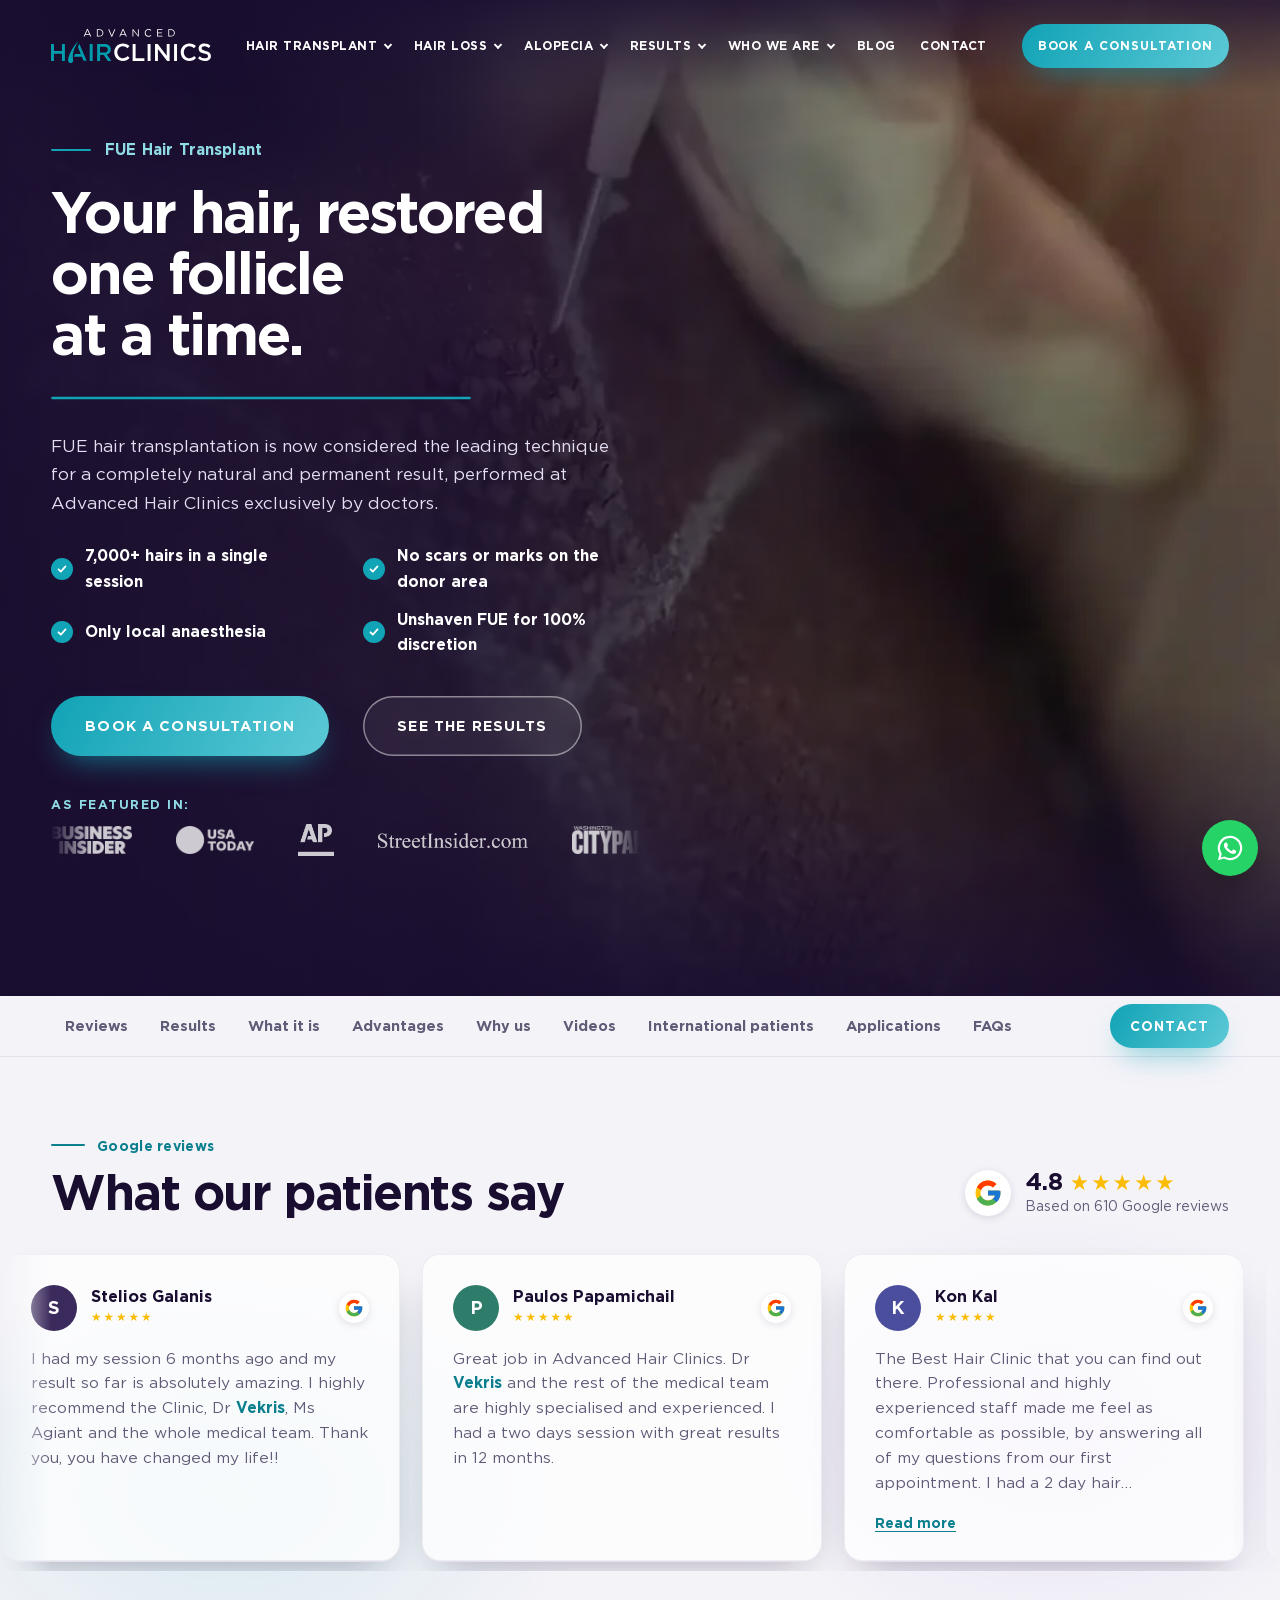
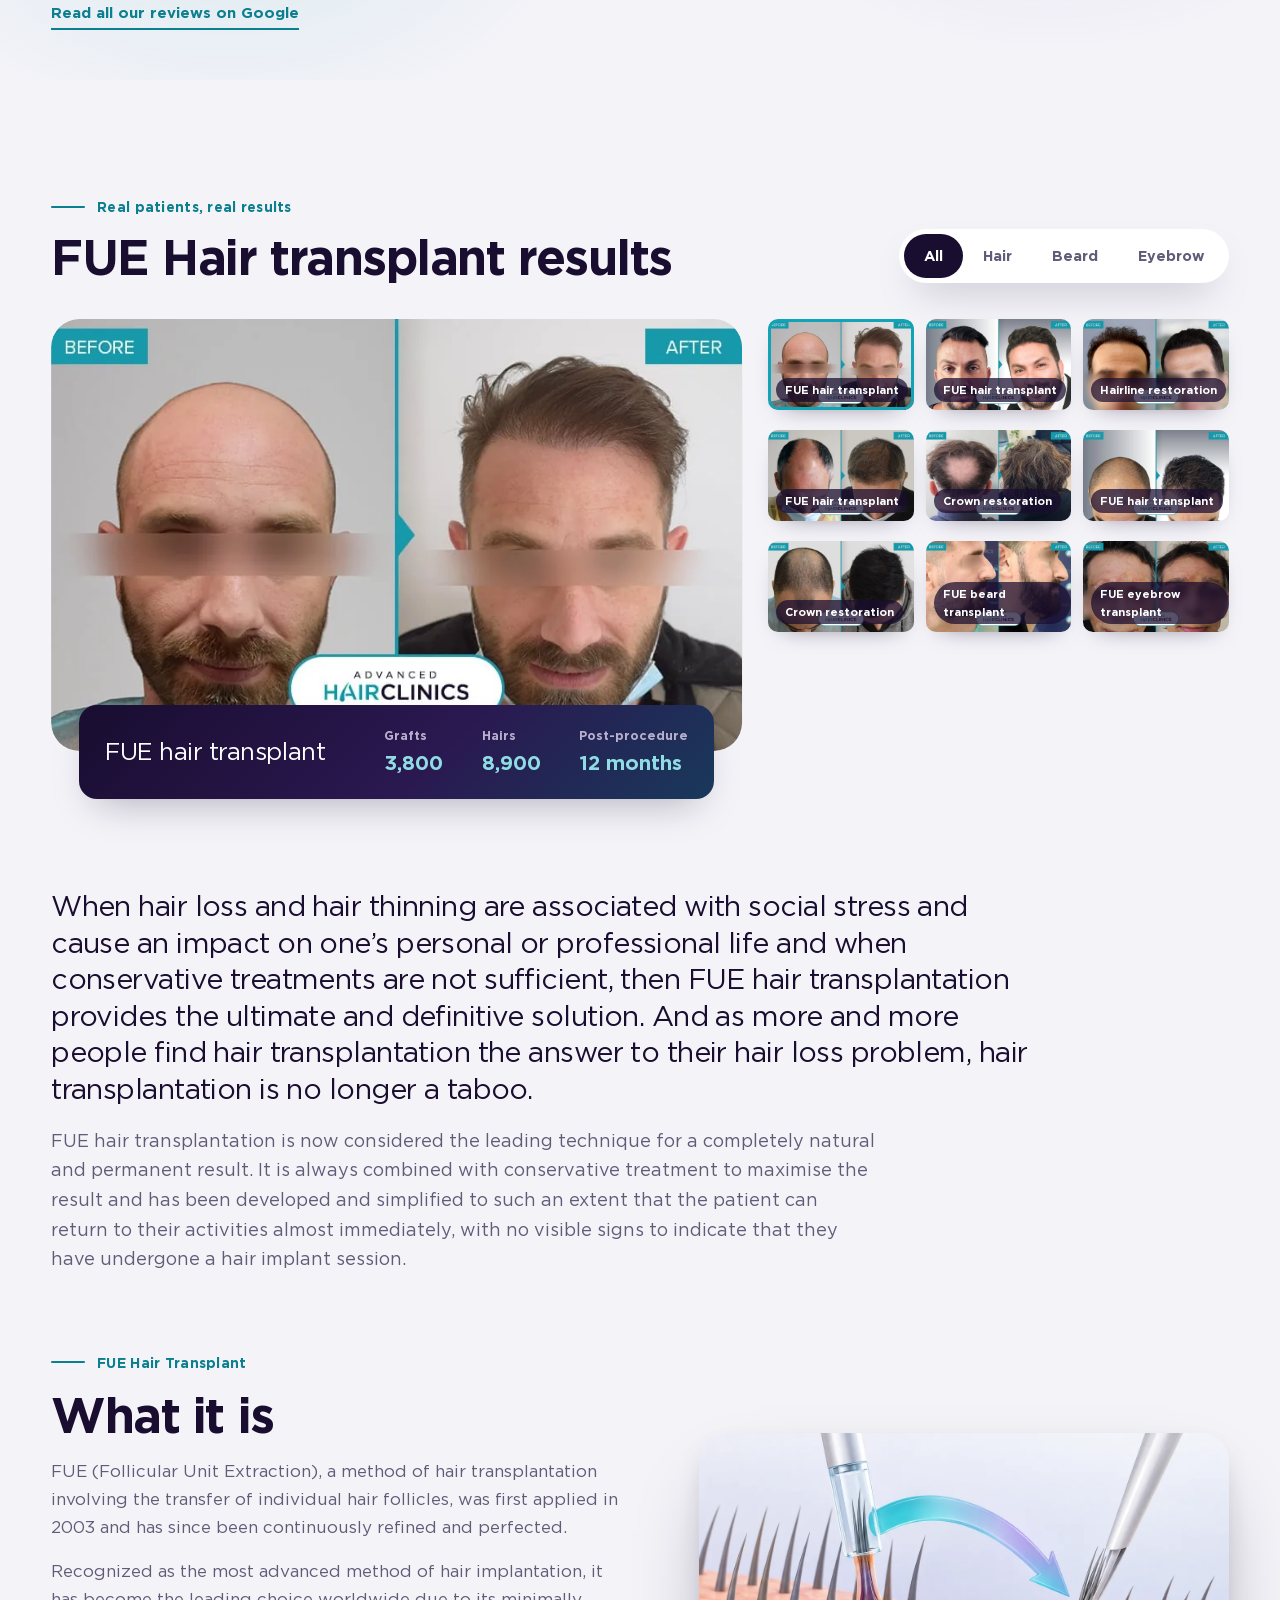
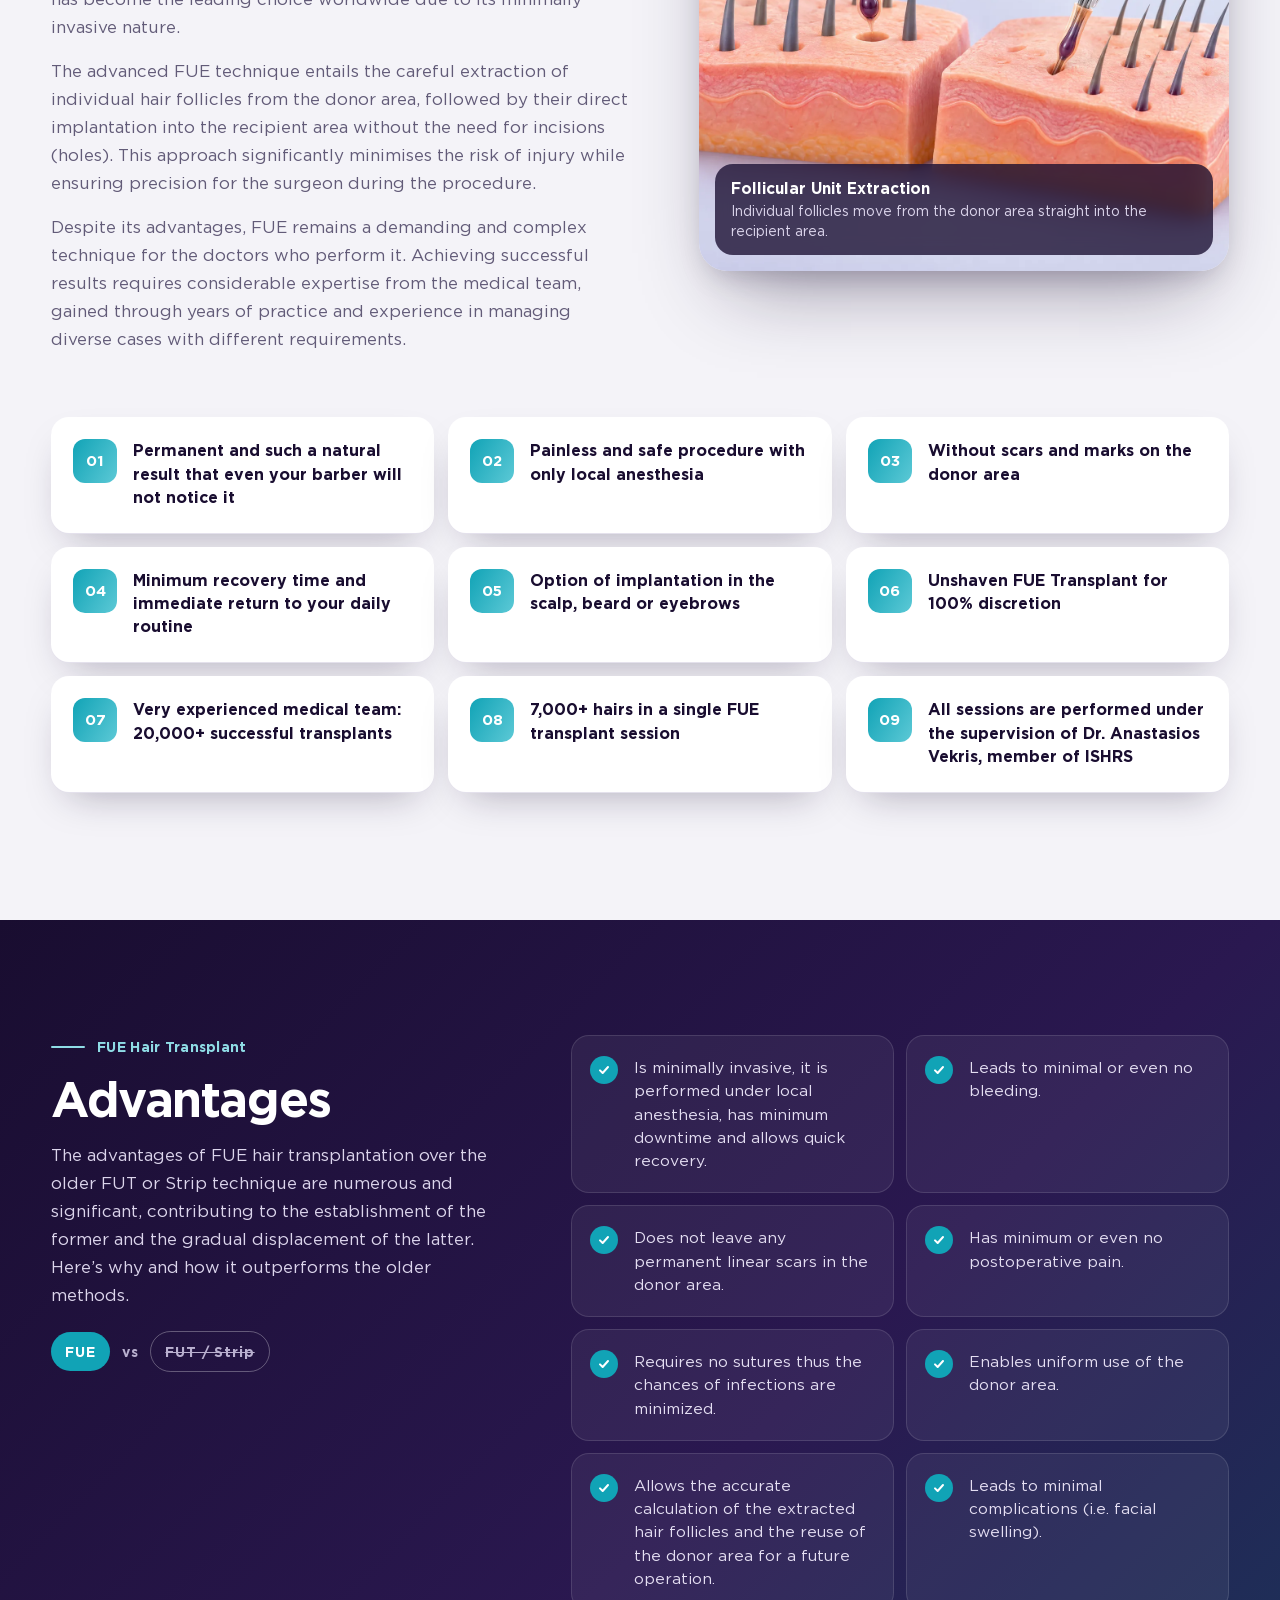
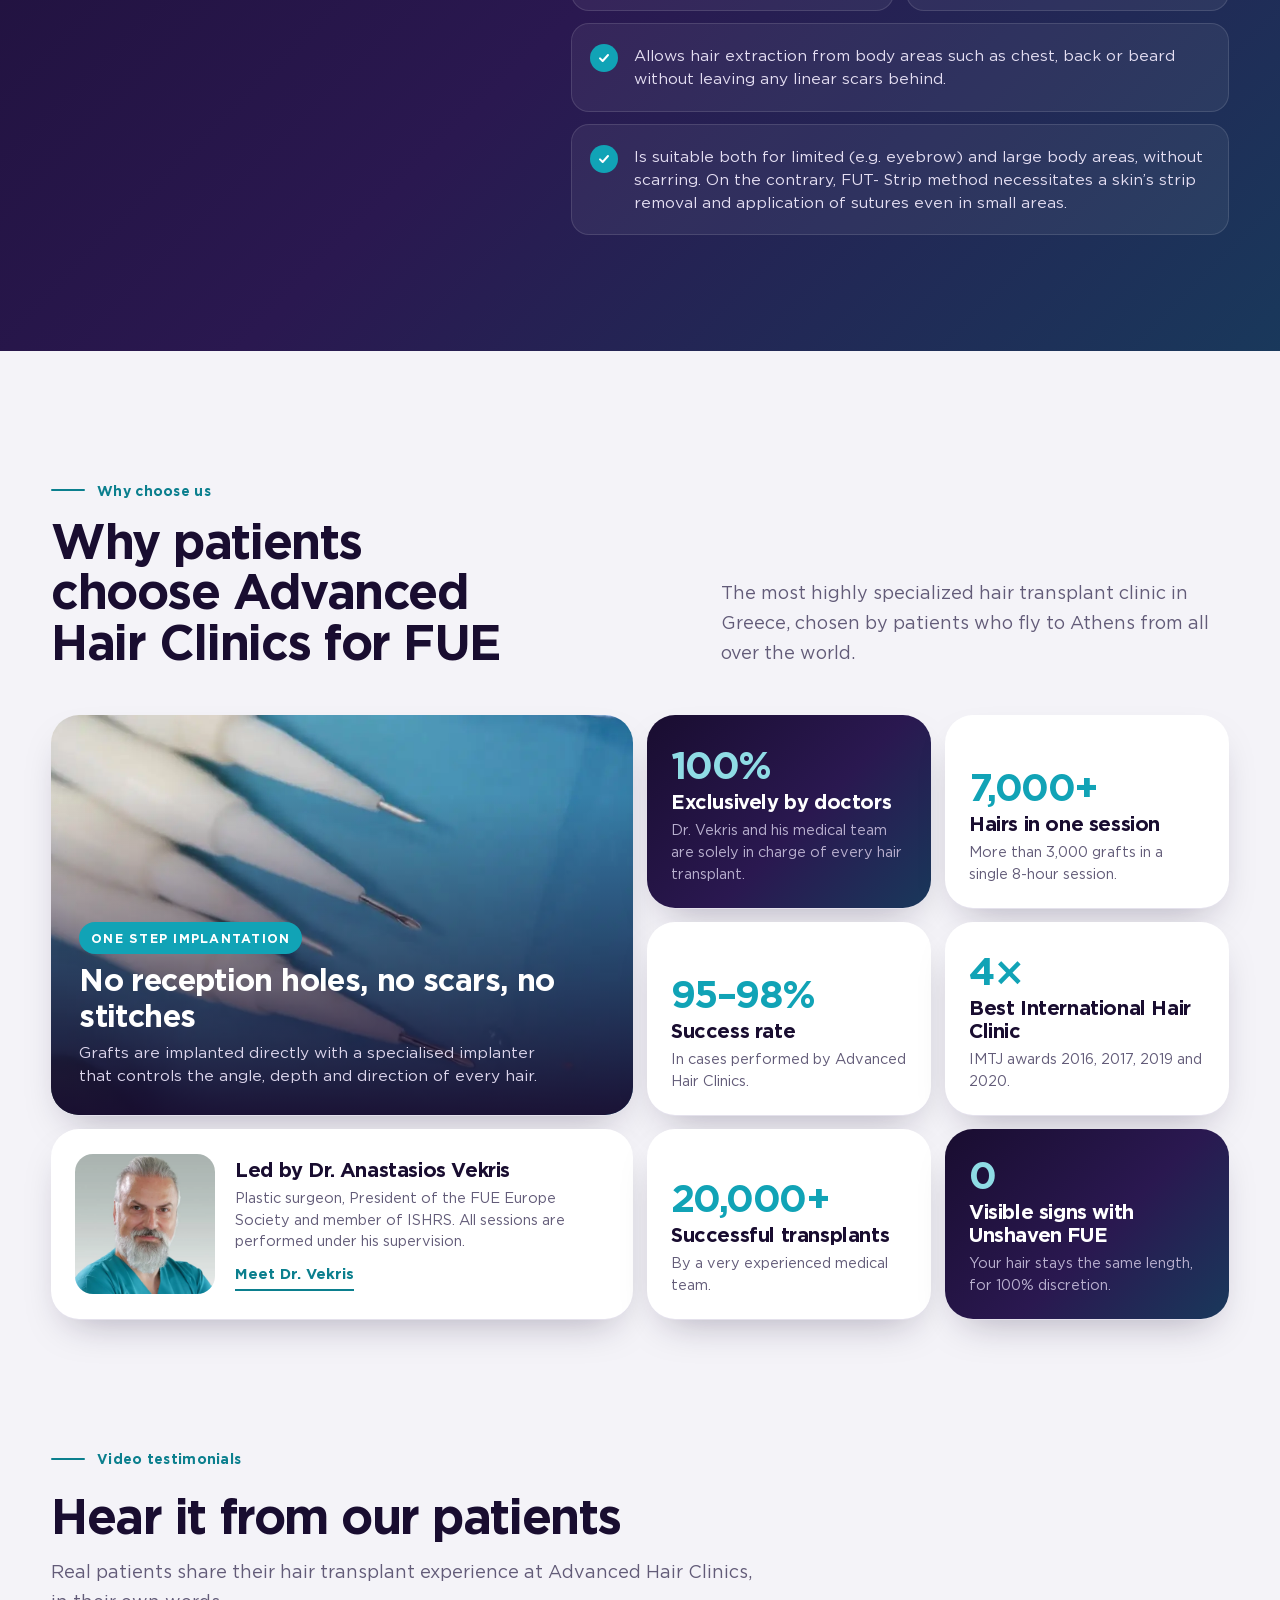
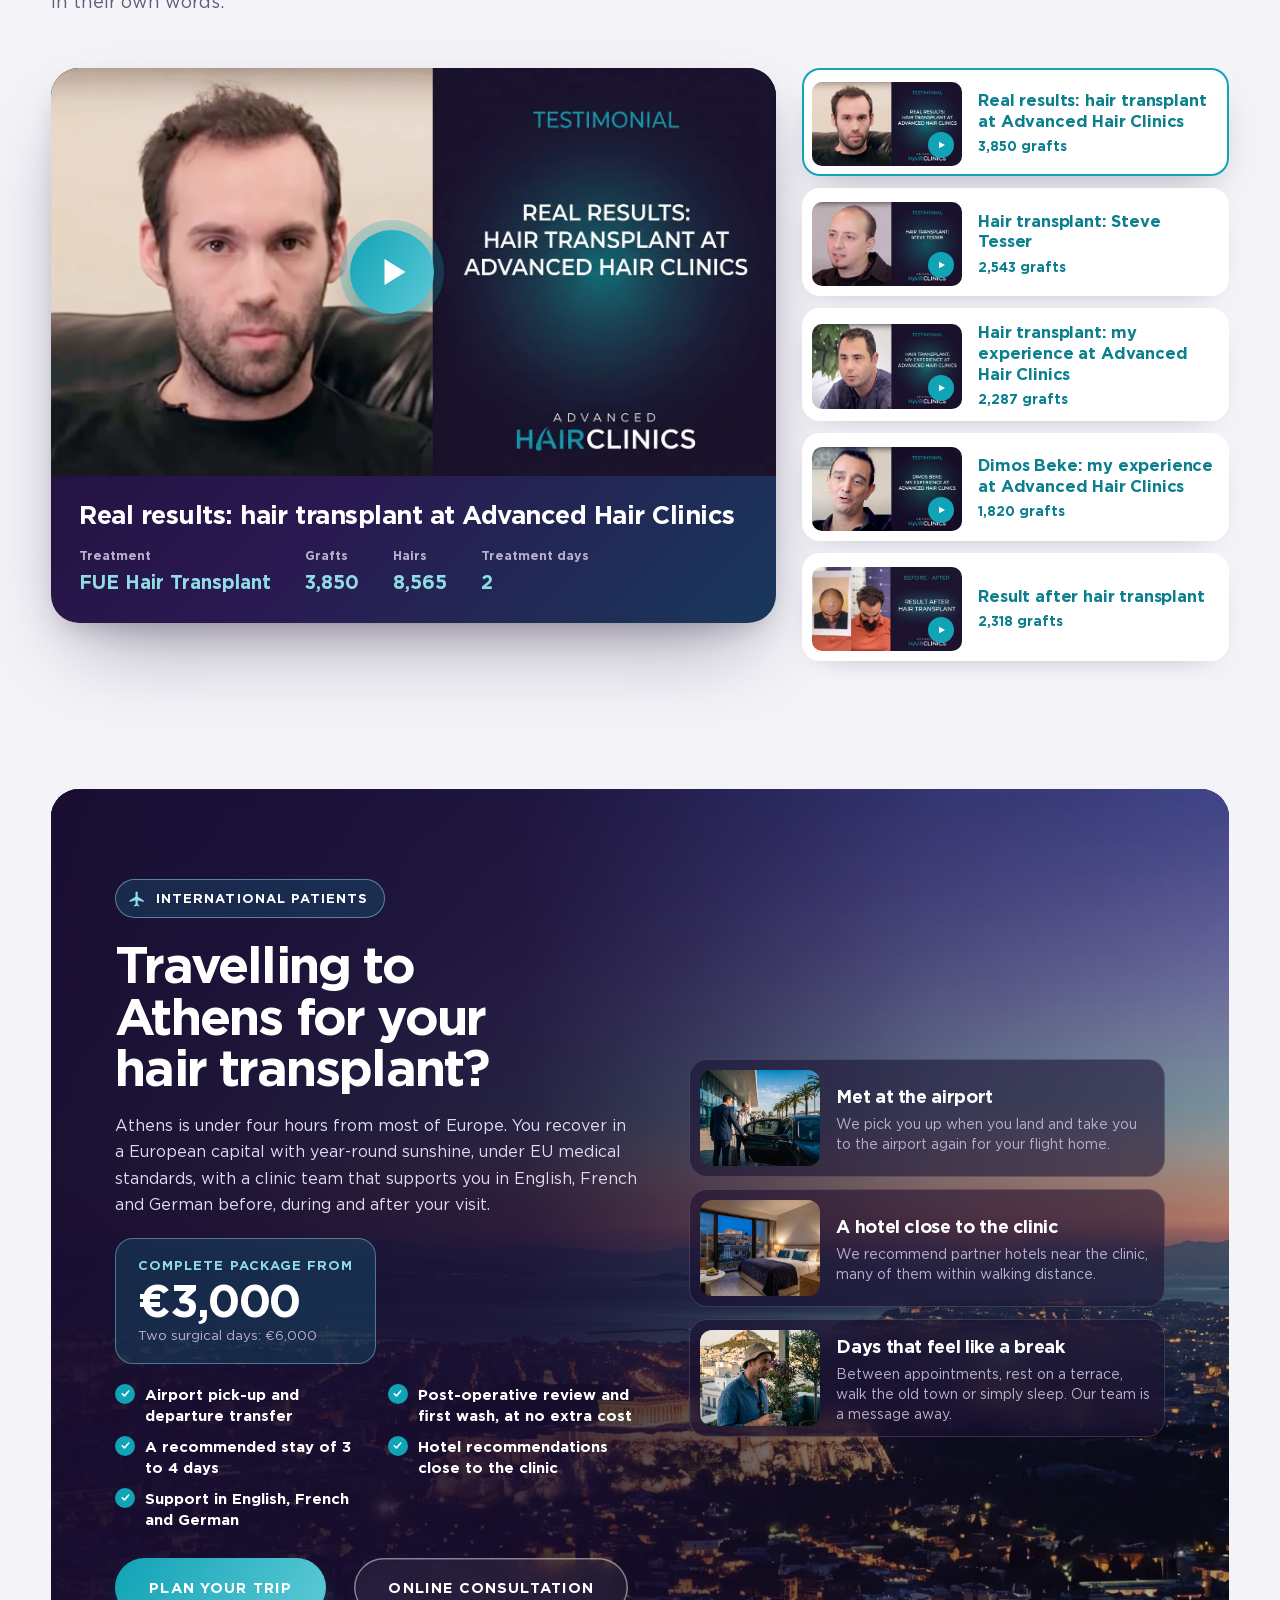
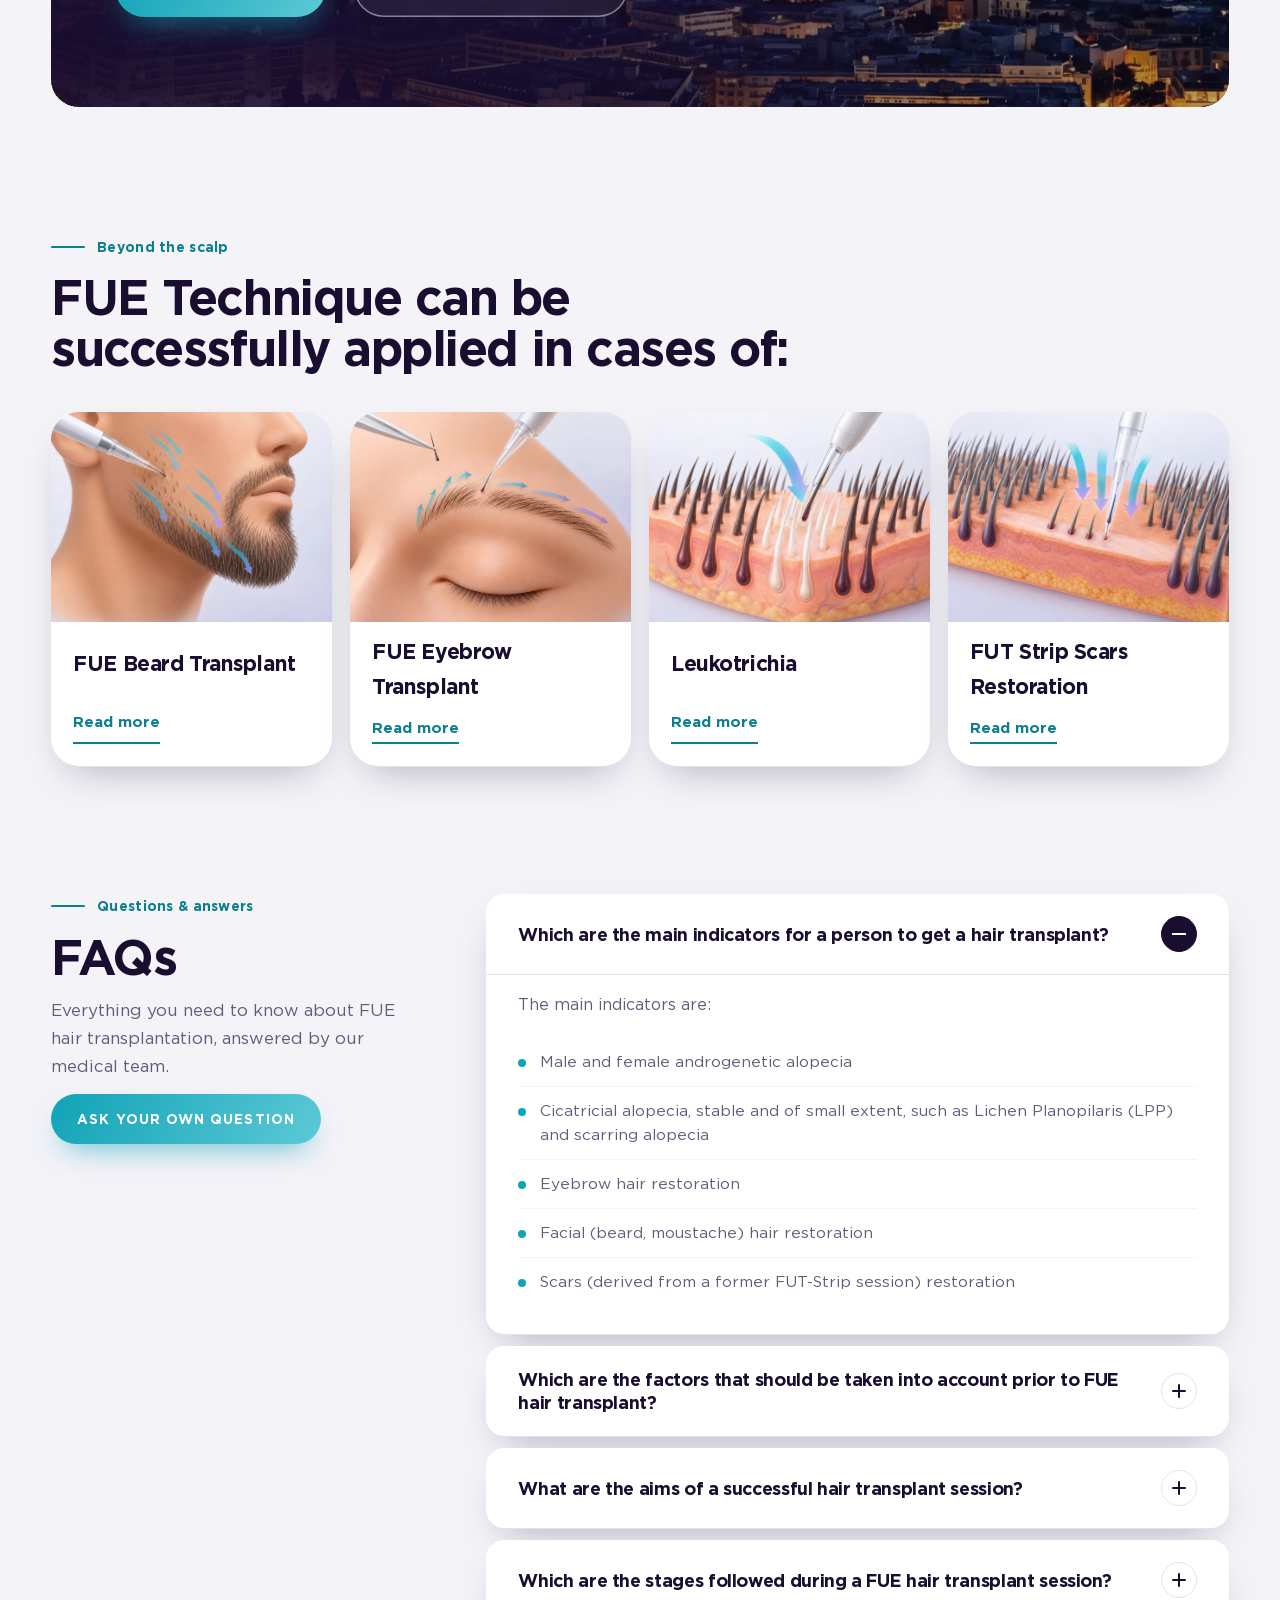
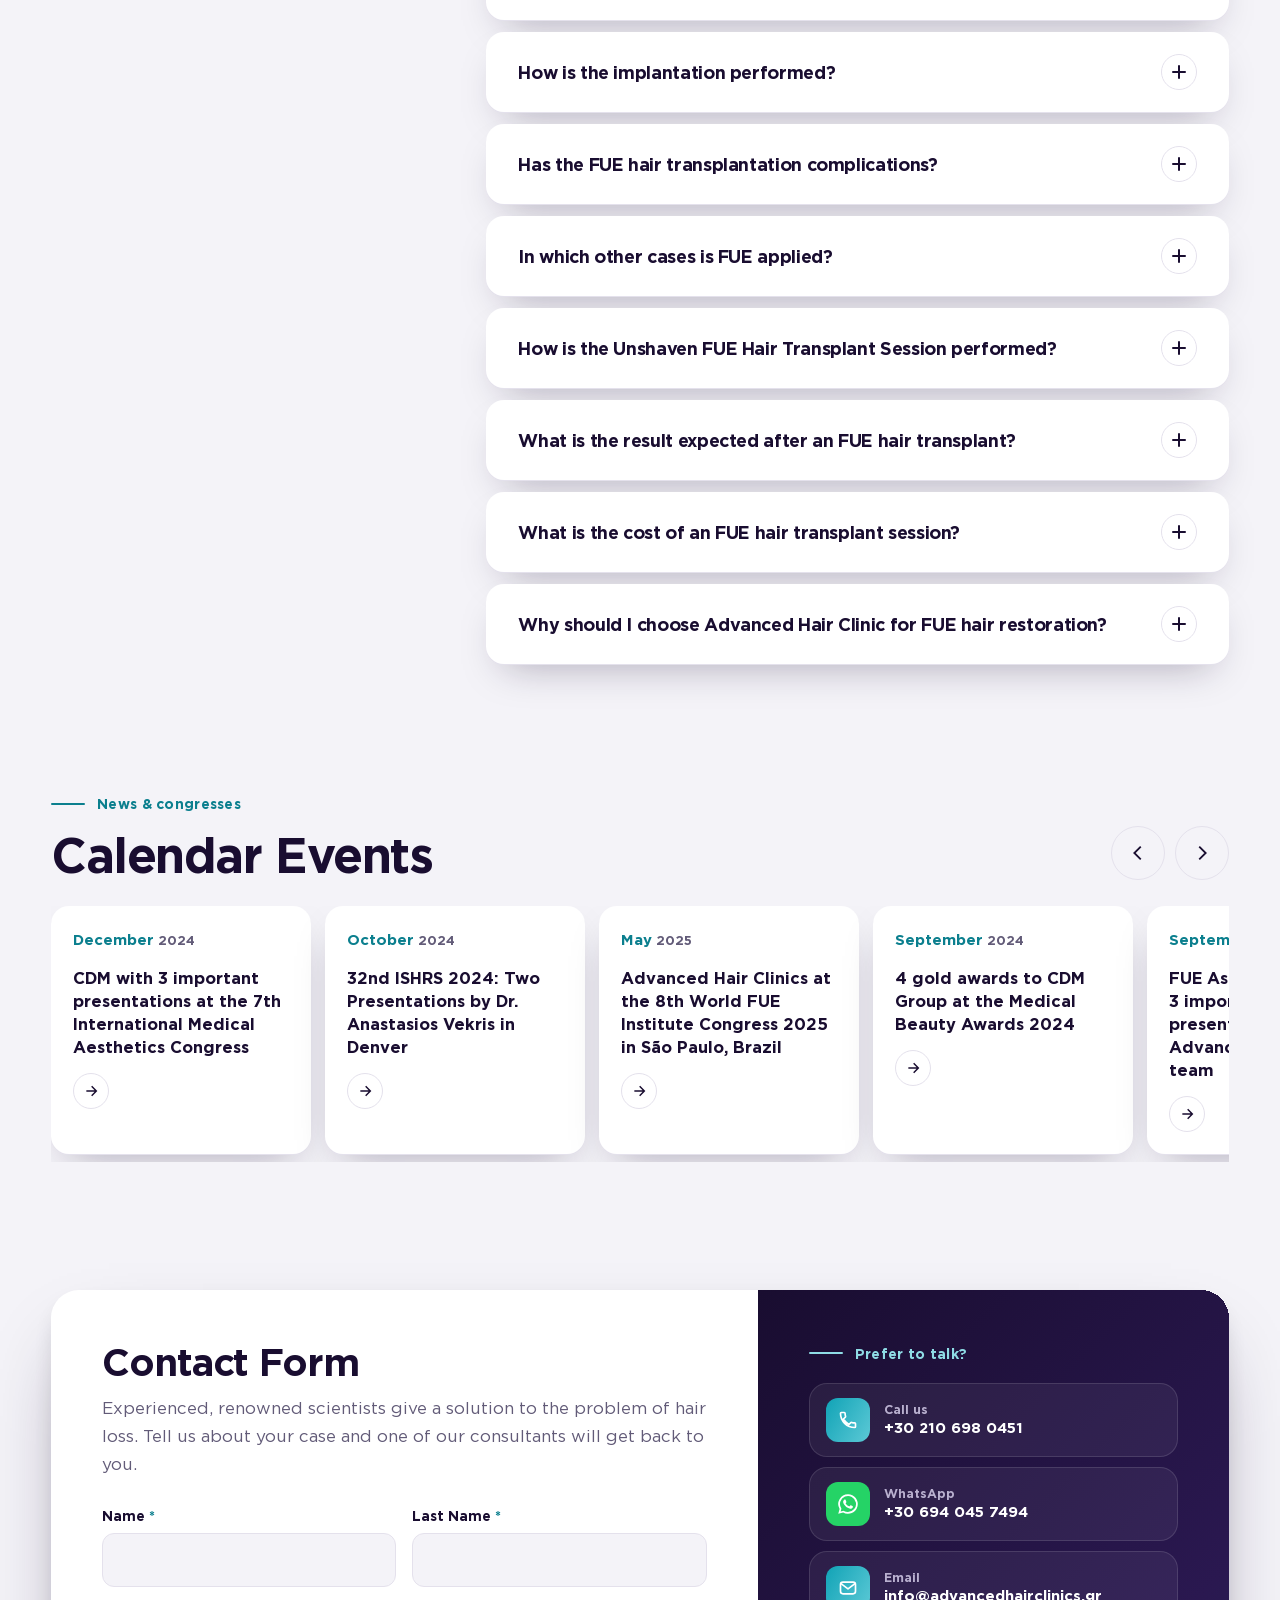
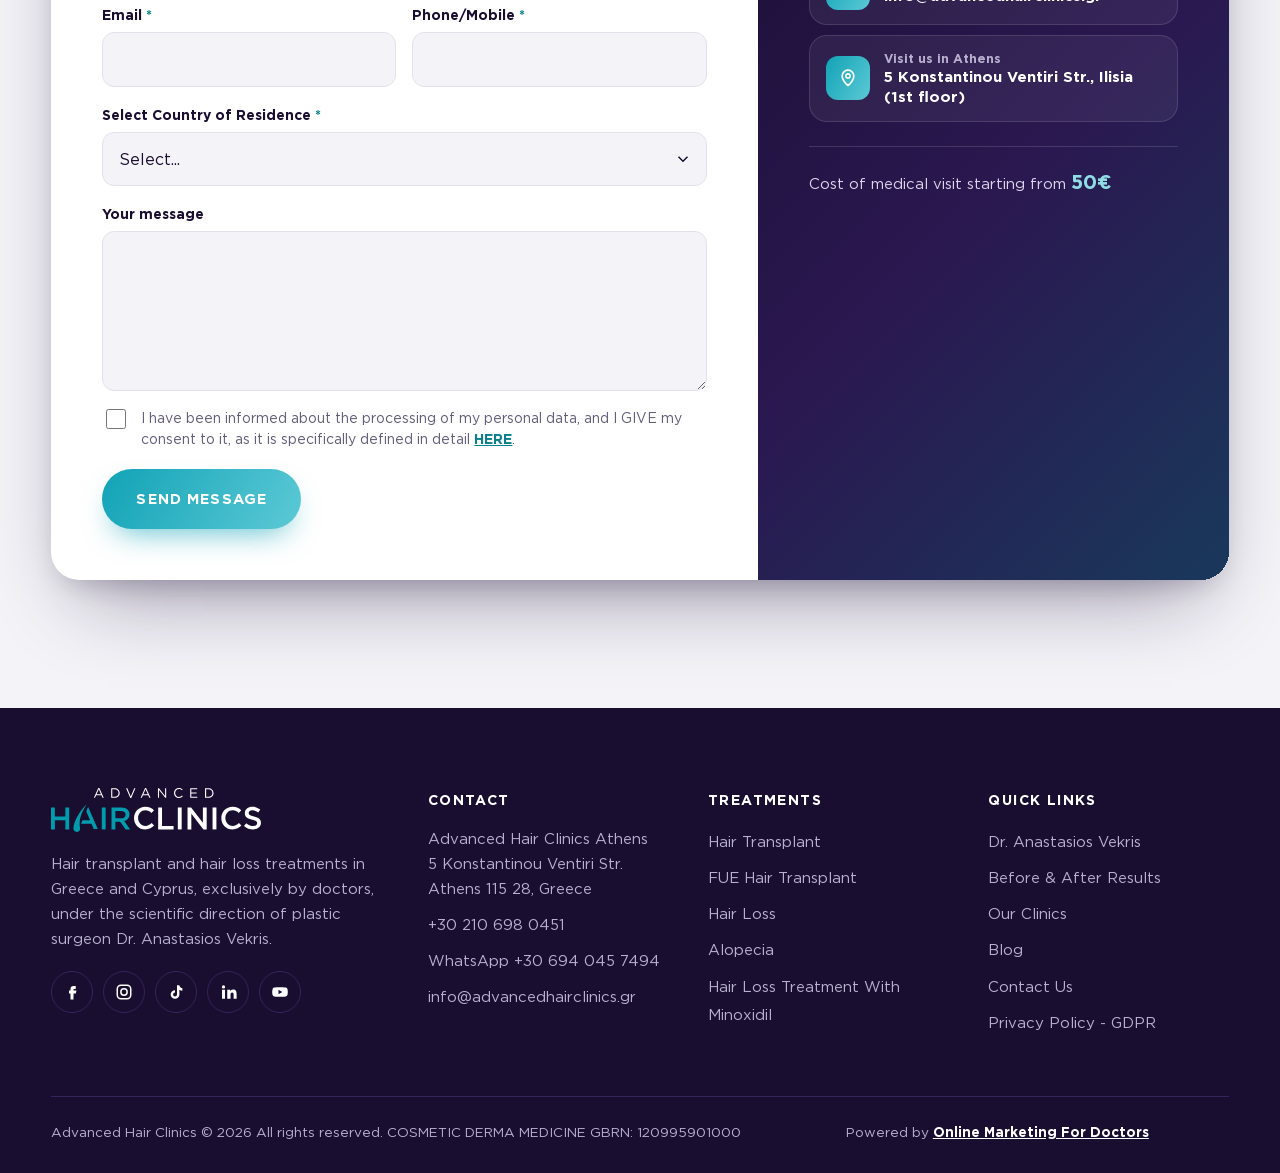
<file: fue-hair-transplant/index.html>
<!doctype html>
<html lang="en">
<head>
<meta charset="utf-8">
<meta name="viewport" content="width=device-width, initial-scale=1">
<meta name="robots" content="noindex, nofollow">
<title>FUE Hair Transplant Greece | Cost, Procedure &amp; Results</title>
<meta name="description" content="Advanced FUE with one-step implantation, up to 7,000 hairs per session under local anaesthetic. No visible donor scars. Performed by Dr Vekris.">
<meta name="theme-color" content="#190D30">
<link rel="icon" href="/assets/img/favicon.png">
<link rel="preload" href="/assets/fonts/ahc-regular.woff2" as="font" type="font/woff2" crossorigin>
<link rel="preload" href="/assets/fonts/ahc-bold.woff2" as="font" type="font/woff2" crossorigin>
<link rel="preload" as="image" href="/assets/video/natural-angle-poster.webp">
<link rel="stylesheet" href="/assets/css/style.css">
<link rel="stylesheet" href="/assets/css/about.css">
<link rel="stylesheet" href="/assets/css/pages.css">
<link rel="stylesheet" href="/assets/css/blog.css">
<link rel="stylesheet" href="/assets/css/contact.css">
<link rel="stylesheet" href="/assets/css/profile.css">
<link rel="stylesheet" href="/assets/css/fue.css">
</head>
<body class="page-about page-fue">
<a class="skip" href="#main">Skip to main content</a>

<!-- ============ HEADER ============ -->
<header class="site-header" id="top">
  <div class="header-inner">
    <a class="brand" href="/" aria-label="Advanced Hair Clinics home">
      <img src="/assets/img/logo-light.svg" alt="Advanced Hair Clinics" width="190" height="40">
    </a>
    <button class="btn btn-teal header-book-mobile" type="button">Book a consultation</button>

    <nav class="main-nav" aria-label="Main">
      <ul>
        <li class="has-mega"><button type="button" class="mm-top" data-g="transplant" aria-expanded="false" aria-controls="mega">Hair Transplant</button></li>
        <li class="has-mega"><button type="button" class="mm-top" data-g="loss" aria-expanded="false" aria-controls="mega">Hair Loss</button></li>
        <li class="has-mega"><button type="button" class="mm-top" data-g="alopecia" aria-expanded="false" aria-controls="mega">Alopecia</button></li>
        <li class="has-mega"><button type="button" class="mm-top" data-g="results" aria-expanded="false" aria-controls="mega">Results</button></li>
        <li class="has-mega"><button type="button" class="mm-top" data-g="about" aria-expanded="false" aria-controls="mega">Who We Are</button></li>
        <li><a href="/blog/">Blog</a></li>
        <li><a href="/contact-us/">Contact</a></li>
      </ul>
    </nav>

    <div class="header-actions">
      <a class="header-phone" href="tel:+302106980451">
        <span class="header-phone-label">Call us now</span>
        <span class="header-phone-number">+30 210 698 0451</span>
      </a>
      <button class="btn btn-teal header-book" type="button">Book a consultation</button>
      <a class="icon-btn phone-icon" href="tel:+302106980451" aria-label="Call +30 210 698 0451">
        <svg viewBox="0 0 24 24" aria-hidden="true"><path d="M6.6 10.8a15.1 15.1 0 0 0 6.6 6.6l2.2-2.2a1 1 0 0 1 1-.25 11.4 11.4 0 0 0 3.6.57 1 1 0 0 1 1 1V20a1 1 0 0 1-1 1A17 17 0 0 1 3 4a1 1 0 0 1 1-1h3.5a1 1 0 0 1 1 1c0 1.25.2 2.45.57 3.57a1 1 0 0 1-.25 1z"/></svg>
      </a>
      <button class="icon-btn menu-toggle" type="button" aria-label="Open menu" aria-expanded="false" aria-controls="mobile-menu">
        <span></span><span></span><span></span>
      </button>
    </div>
  </div>
  <div class="mega" id="mega" hidden>
    <div class="mega-inner">
      <div class="mega-col">
        <div class="mm-group" data-g="about">
          <p class="mm-h"><a href="/who-we-are/">Who We Are</a></p>
          <ul><li><a href="/who-we-are/">Who We Are</a></li><li><a href="/doctors/">Our Doctors</a></li><li><a href="/hair-transplant-clinics/">Our Clinics</a></li><li><a href="/consultants-hair-transplant-hair-loss/">Consultants</a></li></ul>
        </div>
        <div class="mm-group mm-solo">
          <p class="mm-h"><a href="/blog/">Blog - Articles</a></p>
          <p class="mm-h"><a href="/contact-us/">Contact Us</a></p>
        </div>
      </div>
      <div class="mega-col">
        <div class="mm-group" data-g="loss">
          <p class="mm-h"><a href="/hair-loss/">Hair Loss</a></p>
          <ul><li><a href="/hair-loss/">Hair Loss</a></li><li><span class="mm-off" aria-disabled="true" title="Coming soon">Male Hair Loss</span></li><li><span class="mm-off" aria-disabled="true" title="Coming soon">Female Hair Loss</span></li><li><span class="mm-off" aria-disabled="true" title="Coming soon">Tricopat Hair Loss Treatment</span></li><li><span class="mm-off" aria-disabled="true" title="Coming soon">Hair Loss Treatment With Autologous Growth Factors</span></li><li><span class="mm-off" aria-disabled="true" title="Coming soon">Hair Loss Treatment With Minoxidil</span></li><li><span class="mm-off" aria-disabled="true" title="Coming soon">Scalp Micropigmentation</span></li></ul>
        </div>
        <div class="mm-group" data-g="alopecia">
          <p class="mm-h"><a href="/alopecia/">Alopecia</a></p>
          <ul><li><a href="/alopecia/">Alopecia</a></li><li><span class="mm-off" aria-disabled="true" title="Coming soon">Androgenetic Alopecia</span></li><li><span class="mm-off" aria-disabled="true" title="Coming soon">Alopecia Areata</span></li><li><span class="mm-off" aria-disabled="true" title="Coming soon">Diffuse Alopecia</span></li><li><span class="mm-off" aria-disabled="true" title="Coming soon">Cicatricial Alopecia</span></li><li><span class="mm-off" aria-disabled="true" title="Coming soon">Hair Loss DNA Test</span></li></ul>
        </div>
      </div>
      <div class="mega-col">
        <div class="mm-group" data-g="transplant">
          <p class="mm-h"><a href="/hair-transplant/">Hair Transplant</a></p>
          <ul><li><a href="/hair-transplant/">Hair Transplant</a></li><li><a href="/fue-hair-transplant/">FUE Hair Transplant</a></li><li><a href="/vip-hair-transplant/">VIP Hair Transplant by Dr Vekris</a></li><li><span class="mm-off" aria-disabled="true" title="Coming soon">FUE Beard Transplant</span></li><li><span class="mm-off" aria-disabled="true" title="Coming soon">FUE Eyebrow Transplant</span></li><li><span class="mm-off" aria-disabled="true" title="Coming soon">Leukotrichia</span></li><li><span class="mm-off" aria-disabled="true" title="Coming soon">FUT Strip Hair Transplant</span></li><li><span class="mm-off" aria-disabled="true" title="Coming soon">FUT Strip Scars Restoration</span></li><li><span class="mm-off" aria-disabled="true" title="Coming soon">Unshaven FUE Hair Transplant</span></li><li><span class="mm-off" aria-disabled="true" title="Coming soon">Hair Transplant in Women</span></li><li><span class="mm-off" aria-disabled="true" title="Coming soon">Hair Transplant Timeline Month by Month</span></li></ul>
        </div>
        <div class="mm-group" data-g="results">
          <p class="mm-h"><a href="/before-after-results/">Before-After Results</a></p>
          <ul><li><a href="/before-after-results/#fue-hair-transplant">Hair Transplant Results</a></li><li><a href="/before-after-results/#eyebrow-transplant">Eyebrow Transplant Results</a></li><li><a href="/before-after-results/#beard-transplant">Beard Transplant Results</a></li><li><a href="/before-after-results/#unshaven-fue-hair-transplant">Unshaven Hair Transplant Results</a></li><li><a href="/before-after-results/#autologous-hair-mesotherapy">Autologous Hair Mesotherapy Results</a></li><li><a href="/before-after-results/#scalp-micropigmentation">Scalp Micropigmentation Results</a></li></ul>
        </div>
      </div>
      <div class="mega-cards">
        <a class="mega-card" href="/plastic-surgeon-dr-anastasios-vekris/">
          <img src="/assets/img/about/doctors/anastasios-vekris.webp" alt="" width="720" height="720" loading="lazy">
          <span class="mc-k">Scientific Director</span>
          <span class="mc-t">Dr. Anastasios Vekris</span>
          <span class="mc-p">Plastic surgeon and President of the FUE Europe Society.</span>
          <span class="text-link light">Meet Dr. Vekris</span>
        </a>
        <a class="mega-card mega-card-vip" href="/vip-hair-transplant/">
          <img src="/assets/img/gen/surgery-card.webp" alt="" width="600" height="737" loading="lazy">
          <span class="mc-k">Vekris Signature</span>
          <span class="mc-t">VIP Hair Transplant</span>
          <span class="mc-p">Performed by Dr. Vekris himself, in complete confidence.</span>
          <span class="text-link light">Discover VIP</span>
        </a>
      </div>
    </div>
  </div>
</header>

<!-- Mobile menu -->
<div class="mobile-menu" id="mobile-menu" hidden>
  <nav aria-label="Mobile">
    <details>
      <summary>Who We Are</summary>
      <a href="/who-we-are/">Who We Are</a><a href="/doctors/">Our Doctors</a><a href="/hair-transplant-clinics/">Our Clinics</a><a href="/consultants-hair-transplant-hair-loss/">Consultants</a>
    </details>
    <details>
      <summary>Hair Transplant</summary>
      <a href="/hair-transplant/">Hair Transplant</a><a href="/fue-hair-transplant/">FUE Hair Transplant</a><a href="/vip-hair-transplant/">VIP Hair Transplant by Dr Vekris</a><span class="mm-off" aria-disabled="true" title="Coming soon">FUE Beard Transplant</span><span class="mm-off" aria-disabled="true" title="Coming soon">FUE Eyebrow Transplant</span><span class="mm-off" aria-disabled="true" title="Coming soon">Leukotrichia</span><span class="mm-off" aria-disabled="true" title="Coming soon">FUT Strip Hair Transplant</span><span class="mm-off" aria-disabled="true" title="Coming soon">FUT Strip Scars Restoration</span><span class="mm-off" aria-disabled="true" title="Coming soon">Unshaven FUE Hair Transplant</span><span class="mm-off" aria-disabled="true" title="Coming soon">Hair Transplant in Women</span><span class="mm-off" aria-disabled="true" title="Coming soon">Hair Transplant Timeline Month by Month</span>
    </details>
    <details>
      <summary>Hair Loss</summary>
      <a href="/hair-loss/">Hair Loss</a><span class="mm-off" aria-disabled="true" title="Coming soon">Male Hair Loss</span><span class="mm-off" aria-disabled="true" title="Coming soon">Female Hair Loss</span><span class="mm-off" aria-disabled="true" title="Coming soon">Tricopat Hair Loss Treatment</span><span class="mm-off" aria-disabled="true" title="Coming soon">Hair Loss Treatment With Autologous Growth Factors</span><span class="mm-off" aria-disabled="true" title="Coming soon">Hair Loss Treatment With Minoxidil</span><span class="mm-off" aria-disabled="true" title="Coming soon">Scalp Micropigmentation</span>
    </details>
    <details>
      <summary>Alopecia</summary>
      <a href="/alopecia/">Alopecia</a><span class="mm-off" aria-disabled="true" title="Coming soon">Androgenetic Alopecia</span><span class="mm-off" aria-disabled="true" title="Coming soon">Alopecia Areata</span><span class="mm-off" aria-disabled="true" title="Coming soon">Diffuse Alopecia</span><span class="mm-off" aria-disabled="true" title="Coming soon">Cicatricial Alopecia</span><span class="mm-off" aria-disabled="true" title="Coming soon">Hair Loss DNA Test</span>
    </details>
    <details>
      <summary>Before-After Results</summary>
      <a href="/before-after-results/#fue-hair-transplant">Hair Transplant Results</a><a href="/before-after-results/#eyebrow-transplant">Eyebrow Transplant Results</a><a href="/before-after-results/#beard-transplant">Beard Transplant Results</a><a href="/before-after-results/#unshaven-fue-hair-transplant">Unshaven Hair Transplant Results</a><a href="/before-after-results/#autologous-hair-mesotherapy">Autologous Hair Mesotherapy Results</a><a href="/before-after-results/#scalp-micropigmentation">Scalp Micropigmentation Results</a>
    </details>
    <a href="/plastic-surgeon-dr-anastasios-vekris/">Dr Vekris</a>
    <a href="/blog/">Blog</a>
    <a href="/contact-us/">Contact</a>
  </nav>
  <div class="mobile-menu-foot">
    <a class="header-phone" href="tel:+302106980451">
      <span class="header-phone-label">Call us now</span>
      <span class="header-phone-number">+30 210 698 0451</span>
    </a>
    <button class="btn btn-teal" type="button">Book a consultation</button>
  </div>
</div>

<main id="main">

<!-- ============ HERO ============ -->
<section class="hero hero-about hero-fue" aria-label="Introduction">
  <video class="hero-img" autoplay muted loop playsinline preload="auto" poster="/assets/video/natural-angle-poster.webp" aria-hidden="true">
    <source src="/assets/video/natural-angle.mp4" type="video/mp4">
  </video>
  <div class="hero-shade" aria-hidden="true"></div>
  <div class="hero-content">
    <h1 class="hero-eyebrow">FUE Hair Transplant</h1>
    <p class="hero-title">
      <span class="line"><span>Your hair, restored</span></span>
      <span class="line"><span>one follicle</span></span>
      <span class="line"><span>at a time.</span></span>
    </p>
    <svg class="hairline hero-hairline" viewBox="0 0 600 4" preserveAspectRatio="none" aria-hidden="true"><path d="M2 2 H598"/></svg>
    <p class="hero-sub">FUE hair transplantation is now considered the leading technique for a completely natural and permanent result, performed at Advanced Hair Clinics exclusively by doctors.</p>
    <ul class="hero-points">
      <li>7,000+ hairs in a single session</li>
      <li>No scars or marks on the donor area</li>
      <li>Only local anaesthesia</li>
      <li>Unshaven FUE for 100% discretion</li>
    </ul>
    <div class="hero-cta">
      <a class="btn btn-teal btn-lg" href="#contact-form">Book a consultation</a>
      <a class="btn btn-ghost btn-lg" href="#results">See the results</a>
    </div>
      <div class="hero-press">
        <p class="hp-k">As featured in:</p>
        <div class="hp-viewport">
        <ul class="hero-press-list" aria-label="As featured in">
          <li class="hp-business-insider"><a href="https://markets.businessinsider.com/news/stocks/advanced-hair-clinics-presents-alopeciai-hair-loss-assessment-tool-1036665219" target="_blank" rel="noopener"><img src="/assets/img/press/business-insider.webp" alt="Business Insider" width="348" height="120"></a></li>
          <li class="hp-usa-today"><a href="https://www.usatoday.com/press-release/story/52659/advanced-hair-clinics-presents-alopeciai-hair-loss-assessment-tool" target="_blank" rel="noopener"><img src="/assets/img/press/usa-today.webp" alt="USA Today" width="333" height="120"></a></li>
          <li class="hp-ap-news"><a href="https://apnews.com/press-release/marketersmedia/press-release-e6e11d0cc15daa1fe231c60dc971aa9e" target="_blank" rel="noopener"><img src="/assets/img/press/ap-news.webp" alt="AP News" width="135" height="120"></a></li>
          <li class="hp-streetinsider"><a href="https://www.streetinsider.com/The+Financial+Capital/Advanced+Hair+Clinics+Presents+AlopeciAI+Hair+Loss+Assessment+Tool/27231861.html" target="_blank" rel="noopener"><img src="/assets/img/press/streetinsider.webp" alt="StreetInsider" width="278" height="28"></a></li>
          <li class="hp-washington-city-paper"><a href="https://pr.washingtoncitypaper.com/article/Advanced-Hair-Clinics-Presents-AlopeciAI-Hair-Loss-Assessment-Tool/6adf4061df578d00025b1e42" target="_blank" rel="noopener"><img src="/assets/img/press/washington-city-paper.webp" alt="Washington City Paper" width="408" height="120"></a></li>
          <li class="hp-newsbreak"><a href="https://www.newsbreak.com/dmr-news-321522575/4967552618897-advanced-hair-clinics-presents-alopeciai-hair-loss-assessment-tool" target="_blank" rel="noopener"><img src="/assets/img/press/newsbreak.webp" alt="NewsBreak" width="761" height="120"></a></li>
          <li class="hp-times-of-san-diego"><a href="https://pr.timesofsandiego.com/article/Advanced-Hair-Clinics-Presents-AlopeciAI-Hair-Loss-Assessment-Tool/6adf4061df578d00025b1e42" target="_blank" rel="noopener"><img src="/assets/img/press/times-of-san-diego.webp" alt="Times of San Diego" width="282" height="120"></a></li>
        </ul>
        </div>
  </div>
</section>

<!-- ============ PAGE NAV ============ -->
<nav class="page-nav" aria-label="On this page">
  <div class="page-nav-inner">
    <ul>
      <li><a href="#reviews">Reviews</a></li>
      <li><a href="#results">Results</a></li>
      <li><a href="#what-it-is">What it is</a></li>
      <li><a href="#advantages">Advantages</a></li>
      <li><a href="#why-us">Why us</a></li>
      <li><a href="#video-testimonials">Videos</a></li>
      <li><a href="#international">International patients</a></li>
      <li><a href="#applications">Applications</a></li>
      <li><a href="#faqs">FAQs</a></li>
    </ul>
    <a class="btn btn-teal page-nav-cta" href="#contact-form">Contact</a>
  </div>
</nav>

<!-- ============ REVIEWS ============ -->
<section class="reviews" id="reviews" aria-labelledby="reviews-title">
  <div class="reviews-inner">
    <div class="reviews-main">
      <div class="reviews-top">
        <div class="reviews-title">
          <p class="kicker">Google reviews</p>
          <h2 id="reviews-title" class="h2">What our patients say</h2>
        </div>
        <div class="reviews-score">
          <svg class="g-logo" viewBox="0 0 48 48" aria-hidden="true"><path fill="#FFC107" d="M43.6 20.5H42V20H24v8h11.3C33.7 32.7 29.2 36 24 36c-6.6 0-12-5.4-12-12s5.4-12 12-12c3.1 0 5.8 1.2 7.9 3.1l5.7-5.7C34 6.1 29.3 4 24 4 13 4 4 13 4 24s9 20 20 20 20-9 20-20c0-1.3-.1-2.4-.4-3.5z"/><path fill="#FF3D00" d="m6.3 14.7 6.6 4.8C14.7 15.1 19 12 24 12c3.1 0 5.8 1.2 7.9 3.1l5.7-5.7C34 6.1 29.3 4 24 4 16.3 4 9.7 8.3 6.3 14.7z"/><path fill="#4CAF50" d="M24 44c5.2 0 9.9-2 13.4-5.2l-6.2-5.2C29.2 35.1 26.7 36 24 36c-5.2 0-9.6-3.3-11.3-8l-6.5 5C9.5 39.6 16.2 44 24 44z"/><path fill="#1976D2" d="M43.6 20.5H42V20H24v8h11.3a12 12 0 0 1-4.1 5.6l6.2 5.2C37 39.2 44 34 44 24c0-1.3-.1-2.4-.4-3.5z"/></svg>
          <div>
            <p class="rs-num">4.8 <span class="stars" aria-hidden="true">★★★★★</span></p>
            <p class="rs-count">Based on 610 Google reviews</p>
          </div>
        </div>
      </div>

      <div class="reviews-viewport" aria-label="Patient reviews">
        <ul class="reviews-track" id="reviews-track"></ul>
      </div>
      <div class="reviews-foot">
        <a class="text-link" href="https://www.google.com/search?q=Advanced+Hair+Clinics+reviews" target="_blank" rel="noopener">Read all our reviews on Google</a>
      </div>
    </div>
  </div>
</section>

<!-- ============ BEFORE & AFTER ============ -->
<section class="results" id="results" aria-labelledby="results-title">
  <div class="results-head">
    <div>
      <p class="kicker">Real patients, real results</p>
      <h2 id="results-title" class="h2">FUE Hair transplant results</h2>
    </div>
    <div class="filter" role="tablist" aria-label="Filter results">
      <button role="tab" aria-selected="true" data-filter="all">All</button>
      <button role="tab" aria-selected="false" data-filter="hair">Hair</button>
      <button role="tab" aria-selected="false" data-filter="beard">Beard</button>
      <button role="tab" aria-selected="false" data-filter="eyebrow">Eyebrow</button>
    </div>
  </div>

  <div class="results-grid">
    <figure class="ba-feature">
      <div class="ba-frame">
        <img id="ba-main" src="/assets/img/ba/hair-transplant-085-a.webp" alt="Before and after FUE hair transplant, case 085" width="1000" height="625">
      </div>
      <figcaption class="ba-caption">
        <span class="ba-type" id="ba-type">FUE hair transplant</span>
        <dl>
          <div><dt>Grafts</dt><dd id="ba-grafts">3,200</dd></div>
          <div><dt>Hairs</dt><dd id="ba-hairs">7,300</dd></div>
          <div><dt>Post-procedure</dt><dd id="ba-months">12 months</dd></div>
        </dl>
      </figcaption>
    </figure>
    <ul class="ba-thumbs" id="ba-thumbs"></ul>
  </div>
</section>

<!-- ============ WHAT IT IS ============ -->
<section class="fue-what" id="what-it-is" aria-labelledby="what-title">
  <div class="fw-intro">
    <p class="fw-lead">When hair loss and hair thinning are associated with social stress and cause an impact on one’s personal or professional life and when conservative treatments are not sufficient, then FUE hair transplantation provides the ultimate and definitive solution. And as more and more people find hair transplantation the answer to their hair loss problem, hair transplantation is no longer a taboo.</p>
    <p>FUE hair transplantation is now considered the leading technique for a completely natural and permanent result. It is always combined with conservative treatment to maximise the result and has been developed and simplified to such an extent that the patient can return to their activities almost immediately, with no visible signs to indicate that they have undergone a hair implant session.</p>
  </div>
  <div class="fw-grid">
    <div class="fw-text">
      <p class="kicker">FUE Hair Transplant</p>
      <h2 id="what-title" class="h2">What it is</h2>
      <p>FUE (Follicular Unit Extraction), a method of hair transplantation involving the transfer of individual hair follicles, was first applied in 2003 and has since been continuously refined and perfected.</p>
      <p>Recognized as the most advanced method of hair implantation, it has become the leading choice worldwide due to its minimally invasive nature.</p>
      <p>The advanced FUE technique entails the careful extraction of individual hair follicles from the donor area, followed by their direct implantation into the recipient area without the need for incisions (holes). This approach significantly minimises the risk of injury while ensuring precision for the surgeon during the procedure.</p>
      <p>Despite its advantages, FUE remains a demanding and complex technique for the doctors who perform it. Achieving successful results requires considerable expertise from the medical team, gained through years of practice and experience in managing diverse cases with different requirements.</p>
    </div>
    <figure class="fw-media">
      <img src="/assets/img/gen/svc-fue.webp" alt="Illustration of an FUE graft moved from the donor area to the recipient area" loading="lazy" width="1300" height="1074">
      <figcaption><strong>Follicular Unit Extraction</strong> Individual follicles move from the donor area straight into the recipient area.</figcaption>
    </figure>
  </div>
  <ul class="benefits">
    <li><span class="bn-i" aria-hidden="true">01</span><p>Permanent and such a natural result that even your barber will not notice it</p></li>
    <li><span class="bn-i" aria-hidden="true">02</span><p>Painless and safe procedure with only local anesthesia</p></li>
    <li><span class="bn-i" aria-hidden="true">03</span><p>Without scars and marks on the donor area</p></li>
    <li><span class="bn-i" aria-hidden="true">04</span><p>Minimum recovery time and immediate return to your daily routine</p></li>
    <li><span class="bn-i" aria-hidden="true">05</span><p>Option of implantation in the scalp, beard or eyebrows</p></li>
    <li><span class="bn-i" aria-hidden="true">06</span><p>Unshaven FUE Transplant for 100% discretion</p></li>
    <li><span class="bn-i" aria-hidden="true">07</span><p>Very experienced medical team: 20,000+ successful transplants</p></li>
    <li><span class="bn-i" aria-hidden="true">08</span><p>7,000+ hairs in a single FUE transplant session</p></li>
    <li><span class="bn-i" aria-hidden="true">09</span><p>All sessions are performed under the supervision of Dr. Anastasios Vekris, member of ISHRS</p></li>
  </ul>
</section>

<!-- ============ ADVANTAGES ============ -->
<section class="adv" id="advantages" aria-labelledby="adv-title">
  <div class="adv-inner">
    <div class="adv-head">
      <p class="kicker light">FUE Hair Transplant</p>
      <h2 id="adv-title" class="h2">Advantages</h2>
      <p>The advantages of FUE hair transplantation over the older FUT or Strip technique are numerous and significant, contributing to the establishment of the former and the gradual displacement of the latter. Here’s why and how it outperforms the older methods.</p>
      <div class="adv-vs" aria-hidden="true"><span class="vs-fue">FUE</span><span class="vs-x">vs</span><span class="vs-fut">FUT / Strip</span></div>
    </div>
    <ol class="adv-list">
      <li>Is minimally invasive, it is performed under local anesthesia, has minimum downtime and allows quick recovery.</li>
      <li>Leads to minimal or even no bleeding.</li>
      <li>Does not leave any permanent linear scars in the donor area.</li>
      <li>Has minimum or even no postoperative pain.</li>
      <li>Requires no sutures thus the chances of infections are minimized.</li>
      <li>Enables uniform use of the donor area.</li>
      <li>Allows the accurate calculation of the extracted hair follicles and the reuse of the donor area for a future operation.</li>
      <li>Leads to minimal complications (i.e. facial swelling).</li>
      <li>Allows hair extraction from body areas such as chest, back or beard without leaving any linear scars behind.</li>
      <li>Is suitable both for limited (e.g. eyebrow) and large body areas, without scarring. On the contrary, FUT- Strip method necessitates a skin’s strip removal and application of sutures even in small areas.</li>
    </ol>
  </div>
</section>

<!-- ============ WHY CHOOSE US ============ -->
<section class="why-us" id="why-us" aria-labelledby="whyus-title">
  <div class="wu-head">
    <div>
      <p class="kicker">Why choose us</p>
      <h2 id="whyus-title" class="h2">Why patients choose Advanced Hair Clinics for FUE</h2>
    </div>
    <p class="wu-lead">The most highly specialized hair transplant clinic in Greece, chosen by patients who fly to Athens from all over the world.</p>
  </div>
  <ul class="wu-grid">
    <li class="wu wu-video">
      <video autoplay muted loop playsinline preload="none" poster="/assets/video/sharp-implanter-poster.webp" aria-hidden="true"><source src="/assets/video/sharp-implanter.mp4" type="video/mp4"></video>
      <div class="wu-body"><span class="wu-k">One Step Implantation</span><h3>No reception holes, no scars, no stitches</h3><p>Grafts are implanted directly with a specialised implanter that controls the angle, depth and direction of every hair.</p></div>
    </li>
    <li class="wu wu-dark"><span class="wu-num">100%</span><h3>Exclusively by doctors</h3><p>Dr. Vekris and his medical team are solely in charge of every hair transplant.</p></li>
    <li class="wu"><span class="wu-num">7,000+</span><h3>Hairs in one session</h3><p>More than 3,000 grafts in a single 8-hour session.</p></li>
    <li class="wu"><span class="wu-num">95–98%</span><h3>Success rate</h3><p>In cases performed by Advanced Hair Clinics.</p></li>
    <li class="wu wu-lead-card">
      <img src="/assets/img/about/doctors/anastasios-vekris.webp" alt="" loading="lazy" width="720" height="720">
      <div><h3>Led by Dr. Anastasios Vekris</h3><p>Plastic surgeon, President of the FUE Europe Society and member of ISHRS. All sessions are performed under his supervision.</p><a class="text-link" href="/plastic-surgeon-dr-anastasios-vekris/">Meet Dr. Vekris</a></div>
    </li>
    <li class="wu"><span class="wu-num">4×</span><h3>Best International Hair Clinic</h3><p>IMTJ awards 2016, 2017, 2019 and 2020.</p></li>
    <li class="wu"><span class="wu-num">20,000+</span><h3>Successful transplants</h3><p>By a very experienced medical team.</p></li>
    <li class="wu wu-dark"><span class="wu-num">0</span><h3>Visible signs with Unshaven FUE</h3><p>Your hair stays the same length, for 100% discretion.</p></li>
  </ul>
</section>

<!-- ============ VIDEO TESTIMONIALS ============ -->
<section class="vt" id="video-testimonials" aria-labelledby="vt-title">
  <div class="vt-head">
    <p class="kicker">Video testimonials</p>
    <h2 id="vt-title" class="h2">Hear it from our patients</h2>
    <p class="vt-lead">Real patients share their hair transplant experience at Advanced Hair Clinics, in their own words.</p>
  </div>
  <div class="vt-body">
    <article class="vt-feature">
      <div class="vt-player" id="vt-player">
        <button type="button" class="vt-poster" id="vt-poster" aria-label="Play video">
          <img id="vt-img" src="" alt="" width="1600" height="900">
          <span class="vt-play" aria-hidden="true"></span>
        </button>
      </div>
      <div class="vt-info">
        <h3 id="vt-name"></h3>
        <dl class="vt-stats" id="vt-stats"></dl>
      </div>
    </article>
    <ul class="vt-list" id="vt-list" aria-label="More video testimonials"></ul>
  </div>
</section>

<!-- ============ INTERNATIONAL PATIENTS ============ -->
<section class="intl" id="international" aria-labelledby="intl-title">
  <div class="intl-bg" aria-hidden="true"><img src="/assets/img/greece/athens-dusk.webp" alt="" loading="lazy" width="2600" height="1103"></div>
  <div class="intl-inner">
    <div class="intl-text">
      <p class="vip-badge intl-badge">International patients</p>
      <h2 id="intl-title" class="display">Travelling to Athens for your hair transplant?</h2>
      <p class="intl-lead">Athens is under four hours from most of Europe. You recover in a European capital with year-round sunshine, under EU medical standards, with a clinic team that supports you in English, French and German before, during and after your visit.</p>
      <div class="intl-price"><span>Complete package from</span><strong>€3,000</strong><small>Two surgical days: €6,000</small></div>
      <ul class="intl-list">
        <li>Airport pick-up and departure transfer</li>
        <li>Post-operative review and first wash, at no extra cost</li>
        <li>A recommended stay of 3 to 4 days</li>
        <li>Hotel recommendations close to the clinic</li>
        <li>Support in English, French and German</li>
      </ul>
      <div class="cta-actions">
        <a class="btn btn-teal btn-lg" href="https://lp.advancedhairclinics.gr/hair-transplant-greece/">Plan your trip</a>
        <a class="btn btn-ghost btn-lg" href="#contact-form">Online consultation</a>
      </div>
    </div>
    <ul class="intl-cards">
      <li><img src="/assets/img/greece/airport-transfer-sm.webp" alt="A driver welcomes a patient at Athens airport" loading="lazy" width="860" height="577"><div><h3>Met at the airport</h3><p>We pick you up when you land and take you to the airport again for your flight home.</p></div></li>
      <li><img src="/assets/img/greece/hotel-suite-sm.webp" alt="A hotel suite in Athens" loading="lazy" width="860" height="577"><div><h3>A hotel close to the clinic</h3><p>We recommend partner hotels near the clinic, many of them within walking distance.</p></div></li>
      <li><img src="/assets/img/greece/recovery-terrace-sm.webp" alt="A sunny terrace in Athens" loading="lazy" width="860" height="1068"><div><h3>Days that feel like a break</h3><p>Between appointments, rest on a terrace, walk the old town or simply sleep. Our team is a message away.</p></div></li>
    </ul>
  </div>
</section>

<!-- ============ APPLICATIONS ============ -->
<section class="apps" id="applications" aria-labelledby="apps-title">
  <div class="apps-head">
    <p class="kicker">Beyond the scalp</p>
    <h2 id="apps-title" class="h2">FUE Technique can be successfully applied in cases of:</h2>
  </div>
  <ul class="apps-grid">
    <li class="app"><a href="/fue-beard-transplant/"><span class="app-img"><img src="/assets/img/gen/svc-beard.webp" alt="" loading="lazy" width="1300" height="1074"></span><h3>FUE Beard Transplant</h3><span class="text-link">Read more</span></a></li>
    <li class="app"><a href="/fue-eyebrow-transplant/"><span class="app-img"><img src="/assets/img/gen/svc-eyebrow.webp" alt="" loading="lazy" width="1300" height="1074"></span><h3>FUE Eyebrow Transplant</h3><span class="text-link">Read more</span></a></li>
    <li class="app"><a href="/leukotrichia/"><span class="app-img"><img src="/assets/img/gen/svc-leukotrichia.webp" alt="" loading="lazy" width="1300" height="1074"></span><h3>Leukotrichia</h3><span class="text-link">Read more</span></a></li>
    <li class="app"><a href="/fut-strip-scars-restoration/"><span class="app-img"><img src="/assets/img/gen/svc-scar.webp" alt="" loading="lazy" width="1300" height="1074"></span><h3>FUT Strip Scars Restoration</h3><span class="text-link">Read more</span></a></li>
  </ul>
</section>

<!-- ============ FAQS ============ -->
<section class="faqs" id="faqs" aria-labelledby="faqs-title">
  <div class="faqs-head">
    <p class="kicker">Questions &amp; answers</p>
    <h2 id="faqs-title" class="h2">FAQs</h2>
    <p>Everything you need to know about FUE hair transplantation, answered by our medical team.</p>
    <a class="btn btn-teal" href="#contact-form">Ask your own question</a>
  </div>
  <div class="cv-acc faq-acc">
    <details class="cv-item faq" open>
      <summary><h3>Which are the main indicators for a person to get a hair transplant?</h3><span class="cv-plus" aria-hidden="true"></span></summary>
      <div class="cv-body faq-body"><p>The main indicators are:</p><ul class="cv-list"><li>Male and female androgenetic alopecia</li><li>Cicatricial alopecia, stable and of small extent, such as Lichen Planopilaris (LPP) and scarring alopecia</li><li>Eyebrow hair restoration</li><li>Facial (beard, moustache) hair restoration</li><li>Scars (derived from a former FUT-Strip session) restoration</li></ul></div>
    </details>
    <details class="cv-item faq">
      <summary><h3>Which are the factors that should be taken into account prior to FUE hair transplant?</h3><span class="cv-plus" aria-hidden="true"></span></summary>
      <div class="cv-body faq-body"><p>One of the most crucial factors that define the success of hair transplantation lies in the plastic surgeon’s experience in the hairline design and distribution of hair follicles during implantation. Furthermore, essential factors that one should take into consideration prior to hair transplant are the following ones:</p><ul class="cv-list"><li>Patient’s age</li><li>Patient’s facial features</li><li>Patient’s grade and extent of alopecia</li><li>Patient’s donor area availability</li><li>Patient’s expectations</li><li>Patient’s prospects for a future hair transplant operation</li></ul></div>
    </details>
    <details class="cv-item faq">
      <summary><h3>What are the aims of a successful hair transplant session?</h3><span class="cv-plus" aria-hidden="true"></span></summary>
      <div class="cv-body faq-body"><p>The design and the distribution of hair follicles during a hair transplant session with FUE method, is a completely personalized procedure, as it should respond to each patient’s needs. Moreover, the following basic conditions should be fulfilled:</p><ul class="cv-list"><li>Have the minimum possible effects on the donor and recipient sites (no linear scars or marks, uniform hair coverage)</li><li>Provide a completely natural-looking result</li><li>Result in the maximum possible density, taking into consideration the duration of the session, the availability of hair follicles and the patient’s needs.</li></ul><p>When the above mentioned specifications are met during an FUE hair transplant operation then, the success rate is quite high, exceeding 95-98% in cases performed by Advanced Hair Clinics.</p></div>
    </details>
    <details class="cv-item faq">
      <summary><h3>Which are the stages followed during a FUE hair transplant session?</h3><span class="cv-plus" aria-hidden="true"></span></summary>
      <div class="cv-body faq-body"><ol class="cv-list cv-steps"><li>Pre-operatively, the donor area is defined and local anesthesia is applied.</li><li>Hair follicles are extracted one-by-one using an automated FUE extracting device.</li><li>The grafts are temporarily stored for up to 6 hours in a moist and cool environment of 2 to 4 degrees.</li><li>Design and mark up of the area where the hair follicles will be implanted.</li><li>Implantation of the grafts by using a specialized implanting device.</li></ol></div>
    </details>
    <details class="cv-item faq">
      <summary><h3>How is the implantation performed?</h3><span class="cv-plus" aria-hidden="true"></span></summary>
      <div class="cv-body faq-body"><p>The hair follicles one-by-one implantation can be performed in one of two ways:</p><ul class="cv-list"><li>By creating reception holes in which transplants are going to be implanted. The reception holes are created either with a needle or with a scalpel, which is a long-established method. The majority of hair transplantation clinics, regardless of whether they apply FUE, Strip or FUT method, still use the pre-mentioned old implantation technique. According to this method, the first step is the creation of hair follicle’s reception holes. Then, the implantation follows by using forceps or the implanter. This technique is frequently followed by significant bleeding and swelling, often accompanied by an unnatural looking result. This outcome derives from the fact that the doctor cannot accurately control, when forceps are being used for transplant implantation, the angle and direction of the hair follicles implantation.</li><li>By automatically implanting the follicles without creating reception holes. The implantation is performed by using an implanter device. In this way no wounds or scars are caused in the recipient area and the hair growth is naturally looking. This derives from the fact that the implanter is adjusted with respect to the specific area that the implantation is being performed, allowing for the proper control of the angle, depth and direction of the implantation process.</li></ul><p>In Advanced Hair Clinics, Dr Anastasios Vekris, MD, Plastic Surgeon, and his medical team apply One Step Implantation, that does not necessitate the creation of reception holes and leads to excellent results.</p></div>
    </details>
    <details class="cv-item faq">
      <summary><h3>Has the FUE hair transplantation complications?</h3><span class="cv-plus" aria-hidden="true"></span></summary>
      <div class="cv-body faq-body"><p>The hair transplantation complications are more frequent when FUT-Strip method is being applied, because of the latter’s invasive nature. In FUE hair transplantation the complications are minimal and include:</p><ul class="cv-list"><li>Folliculitis situated in the recipient area (&lt;0.3%)</li><li>Edema on the forehead that subsides within 1-2 days (&lt;1%)</li><li>Limited growth (growth rate &gt;90%)</li><li>Shock loss after the implantation</li></ul></div>
    </details>
    <details class="cv-item faq">
      <summary><h3>In which other cases is FUE applied?</h3><span class="cv-plus" aria-hidden="true"></span></summary>
      <div class="cv-body faq-body"><p>The Follicular Unit Extraction is applied successfully in:</p><ul class="cv-list"><li><strong>Eyebrow transplant.</strong> Many women end up with permanent thinning in their eyebrows because of excessive waxing or laser hair removal. The Follicular Unit Extraction method is the ideal way to overcome this problem. Eyebrow transplant provides the best possible and natural-looking results. Therefore, one has no need to use a micro pigmentation tattoo to cover a potential hair loss in the eyebrows’ area.</li><li><strong>Facial hair restoration.</strong> One might wish to enhance one’s facial hair (i.e. beard transplant) either because of a past injury that has affected the hair density of the area, or due to personal need to obtain thick beard. The Follicular Unit Extraction hair transplant method once more provides the best possible results when a specialised and experienced medical team applies it.</li><li><strong>FUT scars’ restoration.</strong> Former FUT-Strip hair transplant operations quite commonly result in permanent and ugly scars. In order to repair those scars, a great number of people undergo an FUE hair transplant operation. In Advanced Hair Clinics, a great number of hair transplant operations are required to remedy problems caused by these FUT / Strip techniques.</li></ul></div>
    </details>
    <details class="cv-item faq">
      <summary><h3>How is the Unshaven FUE Hair Transplant Session performed?</h3><span class="cv-plus" aria-hidden="true"></span></summary>
      <div class="cv-body faq-body"><p>The Follicular Unit Extraction method usually requires the shaving of a small part of the donor area. The hair’s length should be 2-3 mm, so as to assist the extraction of the hair follicles. In many cases, though, professional, social or personal reasons do not allow for a short haircut in preparation for hair transplantation. For those that would prefer not to reveal that they have had hair transplantation, having a short haircut could be an issue.</p><p><a href="/plastic-surgeon-dr-anastasios-vekris/">Dr Anastasios Vekris, MD, Plastic Surgeon</a>, assisted by his medical team, constitute the only specialized team of experts in Greece that can apply unshaven FUE hair transplant sessions, even in challenging cases. During the unshaven session, the doctor extracts the transplants one-by-one in between of the donor area’s long hairs and then transplants them accordingly.</p><p>After the completion of the session, the hair length is still the same as it was before the session and there are no signs of the operation. The unshaven hair transplant session is very common among artists, show business professionals, businessmen, politicians and VIPs. Moreover, it is the ideal method for those that have to get back to their daily social and professional activities without revealing signs of a completed operation. The majority of women also prefer the Unshaven Follicular Unit Extraction, as shaving the donor area is generally unacceptable in ladies.</p></div>
    </details>
    <details class="cv-item faq">
      <summary><h3>What is the result expected after an FUE hair transplant?</h3><span class="cv-plus" aria-hidden="true"></span></summary>
      <div class="cv-body faq-body"><p>The method of Follicular Unit Extraction provides absolutely permanent and natural results. The results after an FUE hair transplantation can vary from satisfactory to excellent depending on the doctor’s experience and training. Actually, the growth of new hair is usually over 95% and a totally natural result is expected only when a specialized doctor performs hair transplant with the FUE method.</p><p>The growth of the new hair is achieved gradually after the transplantation and the final result is completed within the first 12 months. No linear scars are left behind as the method is minimally invasive. The majority of hair is preserved and starts growing from the very first days post-operatively. Some hair might fall off during the next 2 to 6 weeks since they fall in the telogen phase of their hair growth cycle. The gradual regrowth of the new hair follows a process that is completed after 10-12 months post-operatively. Growth of new hair has been recorded even after 18-24 months. It is interesting to underline the fact that when hair implantation has been applied in the hair line and facial area (for example beard transplant, eyebrow transplant) hair growth is faster because of the rich blood supply to these body areas. The growth reaches 80% within the first 4-6 months after the application of FUE hair transplant.</p><p>For those that want to achieve the greatest possible density or wish to cover larger areas, as it happens in the case of advanced alopecia, two-day sessions are usually required. The minimally invasive nature of Follicular Unit Extraction method in comparison to FUT-Strip technique, enables the usage of the donor area in a future hair transplant.</p></div>
    </details>
    <details class="cv-item faq">
      <summary><h3>What is the cost of an FUE hair transplant session?</h3><span class="cv-plus" aria-hidden="true"></span></summary>
      <div class="cv-body faq-body"><p>The cost of the sessions may vary, depending on patients’ needs. Elements that form the final cost are the duration of the session, the number of the transferred hair follicles, the presence of scars as a result of a former Strip operation, the option of having an unshaven FUE session. An unshaven FUE session lasts longer and demands a great level of skillfulness on behalf of the performing doctor. The cost of eyebrows or scars’ restoration depends on the level of the session’s extent, and the degree of difficulty of the case.</p></div>
    </details>
    <details class="cv-item faq">
      <summary><h3>Why should I choose Advanced Hair Clinic for FUE hair restoration?</h3><span class="cv-plus" aria-hidden="true"></span></summary>
      <div class="cv-body faq-body"><p>Advanced Hair Clinics is the most highly specialized hair transplant clinic in Greece. Hundreds of sessions take place annually, and a great proportion of the patients come from abroad and fly to Athens so as to undergo hair transplant in Advanced Hair Clinics.</p><p>Advanced Hair Clinics is awarded as the Best International Hair Clinic (2016, 2017, 2019, 2020) by the respected, not-for-profit International Medical Travel Journal (<a href="https://www.imtj.com/" target="_blank" rel="noopener">IMTJ</a>) organization. Advanced Hair Clinics is the only clinic in Greece that has succeeded in being globally and officially recognized as leading.</p><p>Head of the medical team is Dr Anastasios Vekris, MD, who has the cumulative experience of more than 6000 FUE hair transplant operations, performed in Greece and abroad (USA, United Kingdom, France, Turkey, Cyprus, Israel, Saudi Arabia, Kuwait etc). Dr Anastasios Vekris, MD and his medical team are solely in charge of the hair transplants, guaranteeing a 100% success rate and natural results. Dr Anastasios Vekris, MD, <a href="https://ishrs.org/doctor/anastasios.vekris/" target="_blank" rel="noopener">is one of the very few doctors in Greece who are members of ISHRS</a> (International Society of Hair Restoration Surgery). He is invited on an annual basis to international hair transplant congresses around the world in order to provide training and guidance in the FUE method to other doctors.</p><p>Advanced FUE is the latest, the most innovative and the minimally invasive method as it minimizes the extent of injury in the donor and recipient area. This is achieved by the use of tools of very small diameter during the procedure. Moreover, thanks to One Step Implantation, it is not necessary to create reception holes, thus the patient gets excellent results without having scars, marks and stitches.</p><p>Many failed and unsuccessful hair transplant operations that have been performed by non-specialized doctors are being rectified by Dr Anastasios Vekris, MD, in Advanced Hair Clinics. Furthermore, in Advanced Hair Clinics, FUT-Strip scars are regularly treated. Advanced FUE is the one method that enables the successful completion of those operations.</p><p>The medical team of Advanced Hair Clinics, led by Dr Anastasios Vekris, MD, is the only hair transplant unit in Greece and one of the very few globally, that are experienced in FUE technique, including the restoration of challenging and exceptional cases such as beard transplant, eyebrow transplant, body hair transplant, scar restoration etc. It is essential to underline the fact that Advanced Hair Clinics’ medical team has the experience to complete FUE hair transplant sessions that provide more than 3000 hair follicles (7000 hairs) during a daily session of 8 hours duration.</p></div>
    </details>
  </div>
</section>

<!-- ============ EVENTS ============ -->
<section class="events" aria-labelledby="events-title">
  <div class="events-head">
    <div>
      <p class="kicker">News &amp; congresses</p>
      <h2 id="events-title" class="h2">Calendar Events</h2>
    </div>
    <div class="training-nav ev-nav">
      <button class="round-btn" type="button" data-dir="-1" aria-label="Previous events"><svg viewBox="0 0 24 24" aria-hidden="true"><path d="M15 5l-7 7 7 7"/></svg></button>
      <button class="round-btn" type="button" data-dir="1" aria-label="Next events"><svg viewBox="0 0 24 24" aria-hidden="true"><path d="M9 5l7 7-7 7"/></svg></button>
    </div>
  </div>
  <ul class="ev-track" id="ev-track">
    <li class="ev"><a href="/cdm-group-7th-international-aesthetic-medicine-congress-2024/"><span class="ev-date"><strong>December</strong> 2024</span><h3>CDM with 3 important presentations at the 7th International Medical Aesthetics Congress</h3><span class="ev-more" aria-hidden="true"><svg viewBox="0 0 24 24"><path d="M5 12h14M13 5l7 7-7 7"/></svg></span></a></li>
    <li class="ev"><a href="/32nd-ishrs-2024-anastasios-vekris-international-congress/"><span class="ev-date"><strong>October</strong> 2024</span><h3>32nd ISHRS 2024: Two Presentations by Dr. Anastasios Vekris in Denver</h3><span class="ev-more" aria-hidden="true"><svg viewBox="0 0 24 24"><path d="M5 12h14M13 5l7 7-7 7"/></svg></span></a></li>
    <li class="ev"><a href="/world-fue-institute-congress-2025-brazil/"><span class="ev-date"><strong>May</strong> 2025</span><h3>Advanced Hair Clinics at the 8th World FUE Institute Congress 2025 in São Paulo, Brazil</h3><span class="ev-more" aria-hidden="true"><svg viewBox="0 0 24 24"><path d="M5 12h14M13 5l7 7-7 7"/></svg></span></a></li>
    <li class="ev"><a href="/4-gold-awards-to-cdm-at-the-medical-beauty-awards-2024/"><span class="ev-date"><strong>September</strong> 2024</span><h3>4 gold awards to CDM Group at the Medical Beauty Awards 2024</h3><span class="ev-more" aria-hidden="true"><svg viewBox="0 0 24 24"><path d="M5 12h14M13 5l7 7-7 7"/></svg></span></a></li>
    <li class="ev"><a href="/dr-vekris-fue-asia-congress-workshop-2024/"><span class="ev-date"><strong>September</strong> 2024</span><h3>FUE Asia Thailand: With 3 important presentations the Advanced Hair Clinics team</h3><span class="ev-more" aria-hidden="true"><svg viewBox="0 0 24 24"><path d="M5 12h14M13 5l7 7-7 7"/></svg></span></a></li>
    <li class="ev"><a href="/dr-vekris-larhrc-mexico/"><span class="ev-date"><strong>June</strong> 2024</span><h3>Four presentations for Advanced Hair Clinics at the LAHRC Conference – Workshop in Mexico</h3><span class="ev-more" aria-hidden="true"><svg viewBox="0 0 24 24"><path d="M5 12h14M13 5l7 7-7 7"/></svg></span></a></li>
    <li class="ev"><a href="/vekris-conference-fullface-2024/"><span class="ev-date"><strong>June</strong> 2024</span><h3>Dr. Anastasios Vekris at the FULLFACE International Conference in Istanbul</h3><span class="ev-more" aria-hidden="true"><svg viewBox="0 0 24 24"><path d="M5 12h14M13 5l7 7-7 7"/></svg></span></a></li>
    <li class="ev"><a href="/46th-sistri-milan-2024/"><span class="ev-date"><strong>May</strong> 2024</span><h3>Dr. Vekris at the 46th S.I.TRI Congress in Milan – Scar restoration with FUE</h3><span class="ev-more" aria-hidden="true"><svg viewBox="0 0 24 24"><path d="M5 12h14M13 5l7 7-7 7"/></svg></span></a></li>
    <li class="ev"><a href="/ahc-award-dr-vekris-7th-world-fue-institute-workshop-2024/"><span class="ev-date"><strong>May</strong> 2024</span><h3>AHC Award at the 7th World FUE Institute Workshop 2024</h3><span class="ev-more" aria-hidden="true"><svg viewBox="0 0 24 24"><path d="M5 12h14M13 5l7 7-7 7"/></svg></span></a></li>
    <li class="ev"><a href="/best-practices-fue-imcas-americas-congress-dr-vekris-2024/"><span class="ev-date"><strong>April</strong> 2024</span><h3>Best practices in hair transplantation – Dr. Anastasios Vekris at IMCAS Americas 2024</h3><span class="ev-more" aria-hidden="true"><svg viewBox="0 0 24 24"><path d="M5 12h14M13 5l7 7-7 7"/></svg></span></a></li>
    <li class="ev"><a href="/vekris-aesurg-india-2024/"><span class="ev-date"><strong>April</strong> 2024</span><h3>The art of hair implantation – Dr. Anastasios Vekris at AESURG 2024 in India</h3><span class="ev-more" aria-hidden="true"><svg viewBox="0 0 24 24"><path d="M5 12h14M13 5l7 7-7 7"/></svg></span></a></li>
    <li class="ev"><a href="/vekris-fue-europe-annual-hands-on-workshop-turkey/"><span class="ev-date"><strong>April</strong> 2024</span><h3>Dr. Anastasios Vekris at the &quot;FUE EUROPE ANNUAL HANDS-ON WORKSHOP&quot; in Ankara</h3><span class="ev-more" aria-hidden="true"><svg viewBox="0 0 24 24"><path d="M5 12h14M13 5l7 7-7 7"/></svg></span></a></li>
    <li class="ev"><a href="/vekris-chairman-imcas-2024/"><span class="ev-date"><strong>February</strong> 2024</span><h3>In the Chairman position and with an important presentation at IMCAS 2024 Dr. Anastasios Vekris</h3><span class="ev-more" aria-hidden="true"><svg viewBox="0 0 24 24"><path d="M5 12h14M13 5l7 7-7 7"/></svg></span></a></li>
    <li class="ev"><a href="/ishrs-india-2023/"><span class="ev-date"><strong>November</strong> 2023</span><h3>Dr. Anastasios Vekris delivered 2 presentations at the 31st ISHRS 2023 Conference in India!</h3><span class="ev-more" aria-hidden="true"><svg viewBox="0 0 24 24"><path d="M5 12h14M13 5l7 7-7 7"/></svg></span></a></li>
    <li class="ev"><a href="/cyprus-wellness-awards-2023/"><span class="ev-date"><strong>October</strong> 2023</span><h3>Gold Award to Advanced Hair Clinics at the Cyprus Wellness Awards</h3><span class="ev-more" aria-hidden="true"><svg viewBox="0 0 24 24"><path d="M5 12h14M13 5l7 7-7 7"/></svg></span></a></li>
    <li class="ev"><a href="/dr-anastasios-vekris-vice-president-fue-europe/"><span class="ev-date"><strong>October</strong> 2023</span><h3>Dr. Anastasios Vekris elected Vice President of FUE Europe</h3><span class="ev-more" aria-hidden="true"><svg viewBox="0 0 24 24"><path d="M5 12h14M13 5l7 7-7 7"/></svg></span></a></li>
    <li class="ev"><a href="/afro-hair-2023-brasil/"><span class="ev-date"><strong>October</strong> 2023</span><h3>Dr. Anastasios Vekris at the AFRO HAIR workshop in Brazil</h3><span class="ev-more" aria-hidden="true"><svg viewBox="0 0 24 24"><path d="M5 12h14M13 5l7 7-7 7"/></svg></span></a></li>
    <li class="ev"><a href="/fue-asia-2023/"><span class="ev-date"><strong>September</strong> 2023</span><h3>Dr. Anastasios Vekris at the international conference FUE ASIA 2023</h3><span class="ev-more" aria-hidden="true"><svg viewBox="0 0 24 24"><path d="M5 12h14M13 5l7 7-7 7"/></svg></span></a></li>
    <li class="ev"><a href="/7th-latin-american-fue-hair-tranplant-workshop-anastasios-vekris/"><span class="ev-date"><strong>August</strong> 2023</span><h3>Dr. Anastasios Vekris at the 7th Latin American FUE workshop</h3><span class="ev-more" aria-hidden="true"><svg viewBox="0 0 24 24"><path d="M5 12h14M13 5l7 7-7 7"/></svg></span></a></li>
    <li class="ev"><a href="/vekris-44th-hair-transplant-congress-sitri-florence-may-2022/"><span class="ev-date"><strong>June</strong> 2022</span><h3>Lecture by Dr. Anastasios Vekris at the 44th S.I.TRI Hair Transplant Congress.</h3><span class="ev-more" aria-hidden="true"><svg viewBox="0 0 24 24"><path d="M5 12h14M13 5l7 7-7 7"/></svg></span></a></li>
    <li class="ev"><a href="/30th-world-congress-ihrs-panama-2022-vekris/"><span class="ev-date"><strong>November</strong> 2022</span><h3>Advanced Hair Clinics at the 30th ISHRS World Congress in Panama</h3><span class="ev-more" aria-hidden="true"><svg viewBox="0 0 24 24"><path d="M5 12h14M13 5l7 7-7 7"/></svg></span></a></li>
  </ul>
</section>

<!-- ============ FORM CARD ============ -->
<section class="authority contact-card post-form" id="contact-form" aria-labelledby="form-title">
  <div class="authority-card cf-card">
    <div class="cf-form-wrap">
      <h2 id="form-title" class="h2">Contact Form</h2>
      <p class="cf-lead">Experienced, renowned scientists give a solution to the problem of hair loss. Tell us about your case and one of our consultants will get back to you.</p>
      <form class="cf" id="cf" novalidate>
        <div class="cf-row">
          <label class="fld"><span>Name <i aria-hidden="true">*</i></span><input type="text" name="name" autocomplete="given-name" required></label>
          <label class="fld"><span>Last Name <i aria-hidden="true">*</i></span><input type="text" name="lastname" autocomplete="family-name" required></label>
        </div>
        <div class="cf-row">
          <label class="fld"><span>Email <i aria-hidden="true">*</i></span><input type="email" name="email" autocomplete="email" required></label>
          <label class="fld"><span>Phone/Mobile <i aria-hidden="true">*</i></span><input type="tel" name="phone" autocomplete="tel" inputmode="tel" required></label>
        </div>
        <label class="fld"><span>Select Country of Residence <i aria-hidden="true">*</i></span>
          <select name="country" id="cf-country" required><option value="">Select...</option></select>
        </label>
        <label class="fld"><span>Your message</span><textarea name="message" rows="5"></textarea></label>
        <label class="cf-check">
          <input type="checkbox" name="gdpr" required>
          <span>I have been informed about the processing of my personal data, and I GIVE my consent to it, as it is specifically defined in detail <a href="/privacy-policy-gdpr/" target="_blank" rel="noopener">HERE</a>.</span>
        </label>
        <p class="cf-error" id="cf-error" role="alert" hidden>Please fill in all required fields and give your consent.</p>
        <button class="btn btn-teal btn-lg cf-submit" type="submit">Send message</button>
        <p class="cf-done" id="cf-done" role="status" hidden>Thank you. Your email app has opened with your message ready to send. You can also call us on <a href="tel:+302106980451">+30 210 698 0451</a>.</p>
      </form>
    </div>
    <aside class="cf-side" aria-label="Other ways to reach us">
      <p class="kicker light">Prefer to talk?</p>
      <ul class="cf-ways">
        <li><a href="tel:+302106980451"><span class="cw-icon" aria-hidden="true"><svg viewBox="0 0 24 24"><path d="M6.6 10.8a15.1 15.1 0 0 0 6.6 6.6l2.2-2.2a1 1 0 0 1 1-.25 11.4 11.4 0 0 0 3.6.57 1 1 0 0 1 1 1V20a1 1 0 0 1-1 1A17 17 0 0 1 3 4a1 1 0 0 1 1-1h3.5a1 1 0 0 1 1 1c0 1.25.2 2.45.57 3.57a1 1 0 0 1-.25 1z"/></svg></span><span><small>Call us</small>+30 210 698 0451</span></a></li>
        <li><a href="https://wa.me/306940457494" target="_blank" rel="noopener"><span class="cw-icon wa" aria-hidden="true"><svg viewBox="0 0 32 32"><path d="M16 3a13 13 0 0 0-11.2 19.6L3 29l6.6-1.7A13 13 0 1 0 16 3zm0 23.7a10.7 10.7 0 0 1-5.5-1.5l-.4-.2-3.9 1 1-3.8-.2-.4A10.7 10.7 0 1 1 16 26.7zm5.9-8c-.3-.2-1.9-.9-2.2-1s-.5-.2-.7.2-.8 1-1 1.2-.4.2-.7 0a8.8 8.8 0 0 1-4.4-3.8c-.3-.6.3-.5.9-1.7.1-.2 0-.4 0-.6l-1-2.4c-.3-.6-.5-.5-.7-.5h-.6a1.2 1.2 0 0 0-.9.4 3.6 3.6 0 0 0-1.1 2.7 6.3 6.3 0 0 0 1.3 3.3 14.4 14.4 0 0 0 5.5 4.9c2 .9 2.8 1 3.9.8a3.3 3.3 0 0 0 2.1-1.5 2.7 2.7 0 0 0 .2-1.5c0-.2-.3-.3-.6-.5z"/></svg></span><span><small>WhatsApp</small>+30 694 045 7494</span></a></li>
        <li><a href="mailto:info@advancedhairclinics.gr"><span class="cw-icon" aria-hidden="true"><svg viewBox="0 0 24 24"><rect x="3" y="5" width="18" height="14" rx="3"/><path d="M4 7l8 6 8-6"/></svg></span><span><small>Email</small>info@advancedhairclinics.gr</span></a></li>
        <li><a href="https://maps.app.goo.gl/XqGFwePxVW3UiFqg7" target="_blank" rel="noopener"><span class="cw-icon" aria-hidden="true"><svg viewBox="0 0 24 24"><path d="M12 21s-7-6.1-7-11.5a7 7 0 0 1 14 0C19 14.9 12 21 12 21z"/><circle cx="12" cy="9.5" r="2.5"/></svg></span><span><small>Visit us in Athens</small>5 Konstantinou Ventiri Str., Ilisia (1st floor)</span></a></li>
      </ul>
      <p class="cf-fee">Cost of medical visit starting from <strong>50€</strong></p>
    </aside>
  </div>
</section>

</main>

<!-- ============ FOOTER ============ -->
<footer class="site-footer" id="contact">
  <div class="footer-grid">
    <div class="footer-brand">
      <img src="/assets/img/logo-light.svg" alt="Advanced Hair Clinics" width="210" height="44" loading="lazy">
      <p>Hair transplant and hair loss treatments in Greece and Cyprus, exclusively by doctors, under the scientific direction of plastic surgeon Dr. Anastasios Vekris.</p>
      <ul class="social" aria-label="Social media">
        <li><a href="https://www.facebook.com/AdvancedHairClinics/" target="_blank" rel="noopener" aria-label="Follow us on Facebook"><svg viewBox="0 0 24 24" aria-hidden="true"><path d="M14 8h3V4h-3a4 4 0 0 0-4 4v2H8v4h2v8h4v-8h3l1-4h-4V8.5a.5.5 0 0 1 .5-.5z"/></svg></a></li>
        <li><a href="https://www.instagram.com/advanced_hair_clinics/" target="_blank" rel="noopener" aria-label="Follow us on Instagram"><svg viewBox="0 0 24 24" aria-hidden="true" class="stroke"><rect x="3" y="3" width="18" height="18" rx="5"/><circle cx="12" cy="12" r="4.2"/></svg></a></li>
        <li><a href="https://www.tiktok.com/@advancedhairclinics" target="_blank" rel="noopener" aria-label="Follow us on TikTok"><svg viewBox="0 0 24 24" aria-hidden="true"><path d="M16.5 3c.4 2.3 1.9 3.8 4 4v3.2a7.6 7.6 0 0 1-4-1.2v6.3A5.8 5.8 0 1 1 10.7 9.5v3.3a2.6 2.6 0 1 0 2.6 2.6V3z"/></svg></a></li>
        <li><a href="https://www.linkedin.com/company/advanced-hair-clinics" target="_blank" rel="noopener" aria-label="Follow us on LinkedIn"><svg viewBox="0 0 24 24" aria-hidden="true"><path d="M4 9h4v12H4zM6 3a2.2 2.2 0 1 1 0 4.4A2.2 2.2 0 0 1 6 3zm5 6h3.8v1.7h.1c.5-1 1.8-2 3.8-2 4 0 4.8 2.6 4.8 6V21h-4v-5.5c0-1.3 0-3-1.9-3s-2.2 1.5-2.2 2.9V21H11z"/></svg></a></li>
        <li><a href="https://www.youtube.com/user/advancedhairclinics" target="_blank" rel="noopener" aria-label="Follow us on YouTube"><svg viewBox="0 0 24 24" aria-hidden="true"><path d="M22 8.2a3 3 0 0 0-2.1-2.1C18 5.6 12 5.6 12 5.6s-6 0-7.9.5A3 3 0 0 0 2 8.2 31 31 0 0 0 1.6 12 31 31 0 0 0 2 15.8a3 3 0 0 0 2.1 2.1c1.9.5 7.9.5 7.9.5s6 0 7.9-.5a3 3 0 0 0 2.1-2.1c.4-1.2.4-3.8.4-3.8s0-2.6-.4-3.8zM10 15V9l5.2 3z"/></svg></a></li>
      </ul>
    </div>
    <div class="footer-col">
      <h2>Contact</h2>
      <address>
        Advanced Hair Clinics Athens<br>
        5 Konstantinou Ventiri Str.<br>
        Athens 115 28, Greece
      </address>
      <p><a href="tel:+302106980451">+30 210 698 0451</a></p>
      <p><a href="https://wa.me/306940457494" target="_blank" rel="noopener">WhatsApp +30 694 045 7494</a></p>
      <p><a href="mailto:info@advancedhairclinics.gr">info@advancedhairclinics.gr</a></p>
    </div>
    <div class="footer-col">
      <h2>Treatments</h2>
      <ul>
        <li><a href="/#services">Hair Transplant</a></li>
        <li><a href="/#services">FUE Hair Transplant</a></li>
        <li><a href="/#services">Hair Loss</a></li>
        <li><a href="/#services">Alopecia</a></li>
        <li><a href="/#services">Hair Loss Treatment With Minoxidil</a></li>
      </ul>
    </div>
    <div class="footer-col">
      <h2>Quick links</h2>
      <ul>
        <li><a href="/#dr-vekris">Dr. Anastasios Vekris</a></li>
        <li><a href="/#results">Before &amp; After Results</a></li>
        <li><a href="/#clinics">Our Clinics</a></li>
        <li><a href="/#blog">Blog</a></li>
        <li><a href="#contact">Contact Us</a></li>
        <li><a href="#contact">Privacy Policy - GDPR</a></li>
      </ul>
    </div>
  </div>
  <div class="footer-bottom">
    <p>Advanced Hair Clinics © 2026 All rights reserved. COSMETIC DERMA MEDICINE GBRN: 120995901000</p>
    <p>Powered by <a href="https://onlinemarketingfordoctors.com/" target="_blank" rel="noopener">Online Marketing For Doctors</a></p>
  </div>
</footer>

<a class="float-wa" href="https://wa.me/306940457494" target="_blank" rel="noopener" aria-label="Chat with us on WhatsApp">
  <svg viewBox="0 0 32 32" aria-hidden="true"><path d="M16 3a13 13 0 0 0-11.2 19.6L3 29l6.6-1.7A13 13 0 1 0 16 3zm0 23.7a10.7 10.7 0 0 1-5.5-1.5l-.4-.2-3.9 1 1-3.8-.2-.4A10.7 10.7 0 1 1 16 26.7zm5.9-8c-.3-.2-1.9-.9-2.2-1s-.5-.2-.7.2-.8 1-1 1.2-.4.2-.7 0a8.8 8.8 0 0 1-4.4-3.8c-.3-.6.3-.5.9-1.7.1-.2 0-.4 0-.6l-1-2.4c-.3-.6-.5-.5-.7-.5h-.6a1.2 1.2 0 0 0-.9.4 3.6 3.6 0 0 0-1.1 2.7 6.3 6.3 0 0 0 1.3 3.3 14.4 14.4 0 0 0 5.5 4.9c2 .9 2.8 1 3.9.8a3.3 3.3 0 0 0 2.1-1.5 2.7 2.7 0 0 0 .2-1.5c0-.2-.3-.3-.6-.5z"/></svg>
</a>
<button class="to-top" type="button" aria-label="Back to top">
  <svg viewBox="0 0 24 24" aria-hidden="true"><path d="M12 19V5M5 12l7-7 7 7"/></svg>
</button>

<script src="/assets/js/site.js" defer></script>
<script src="/assets/js/about.js" defer></script>
<script src="/assets/js/blocks.js" defer></script>
<script src="/assets/js/contact.js" defer></script>
<script src="/assets/js/fue.js" defer></script>
<script src="/assets/js/press.js" defer></script>
</body>
</html>
</file>
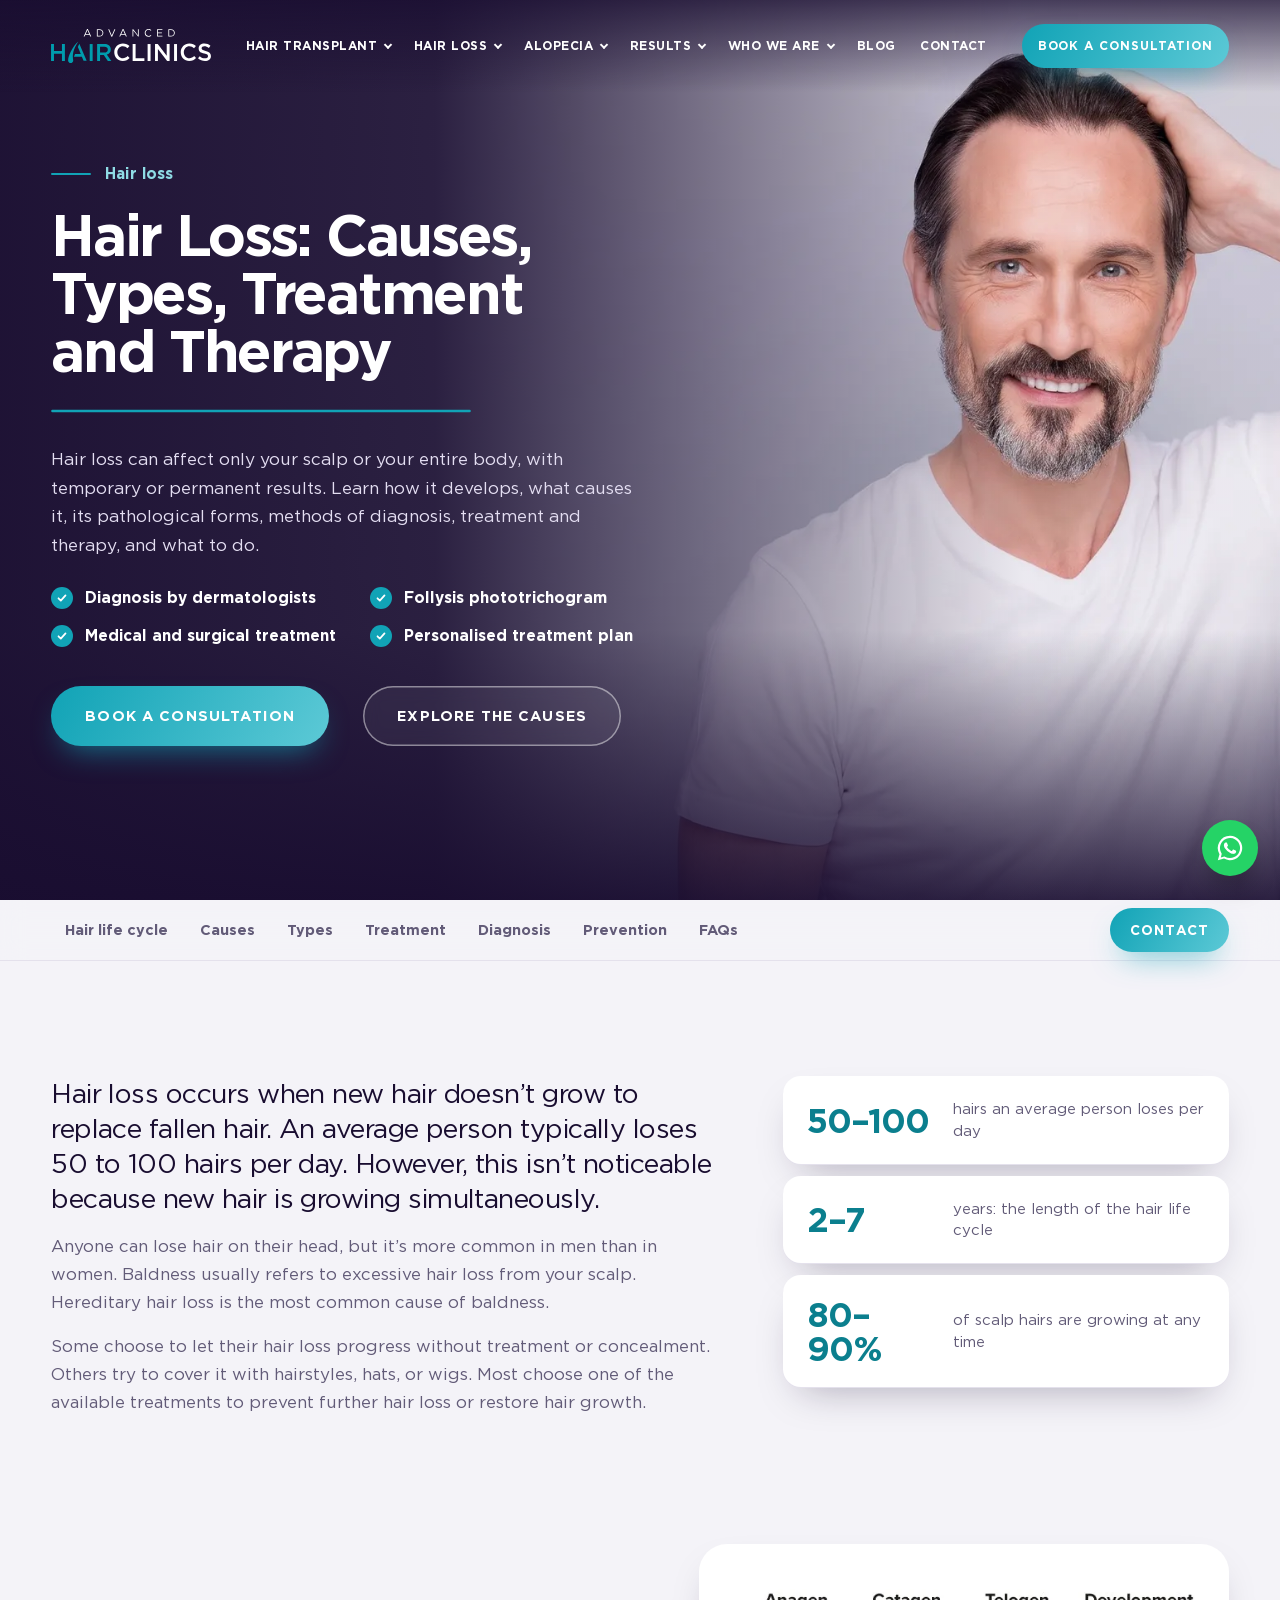
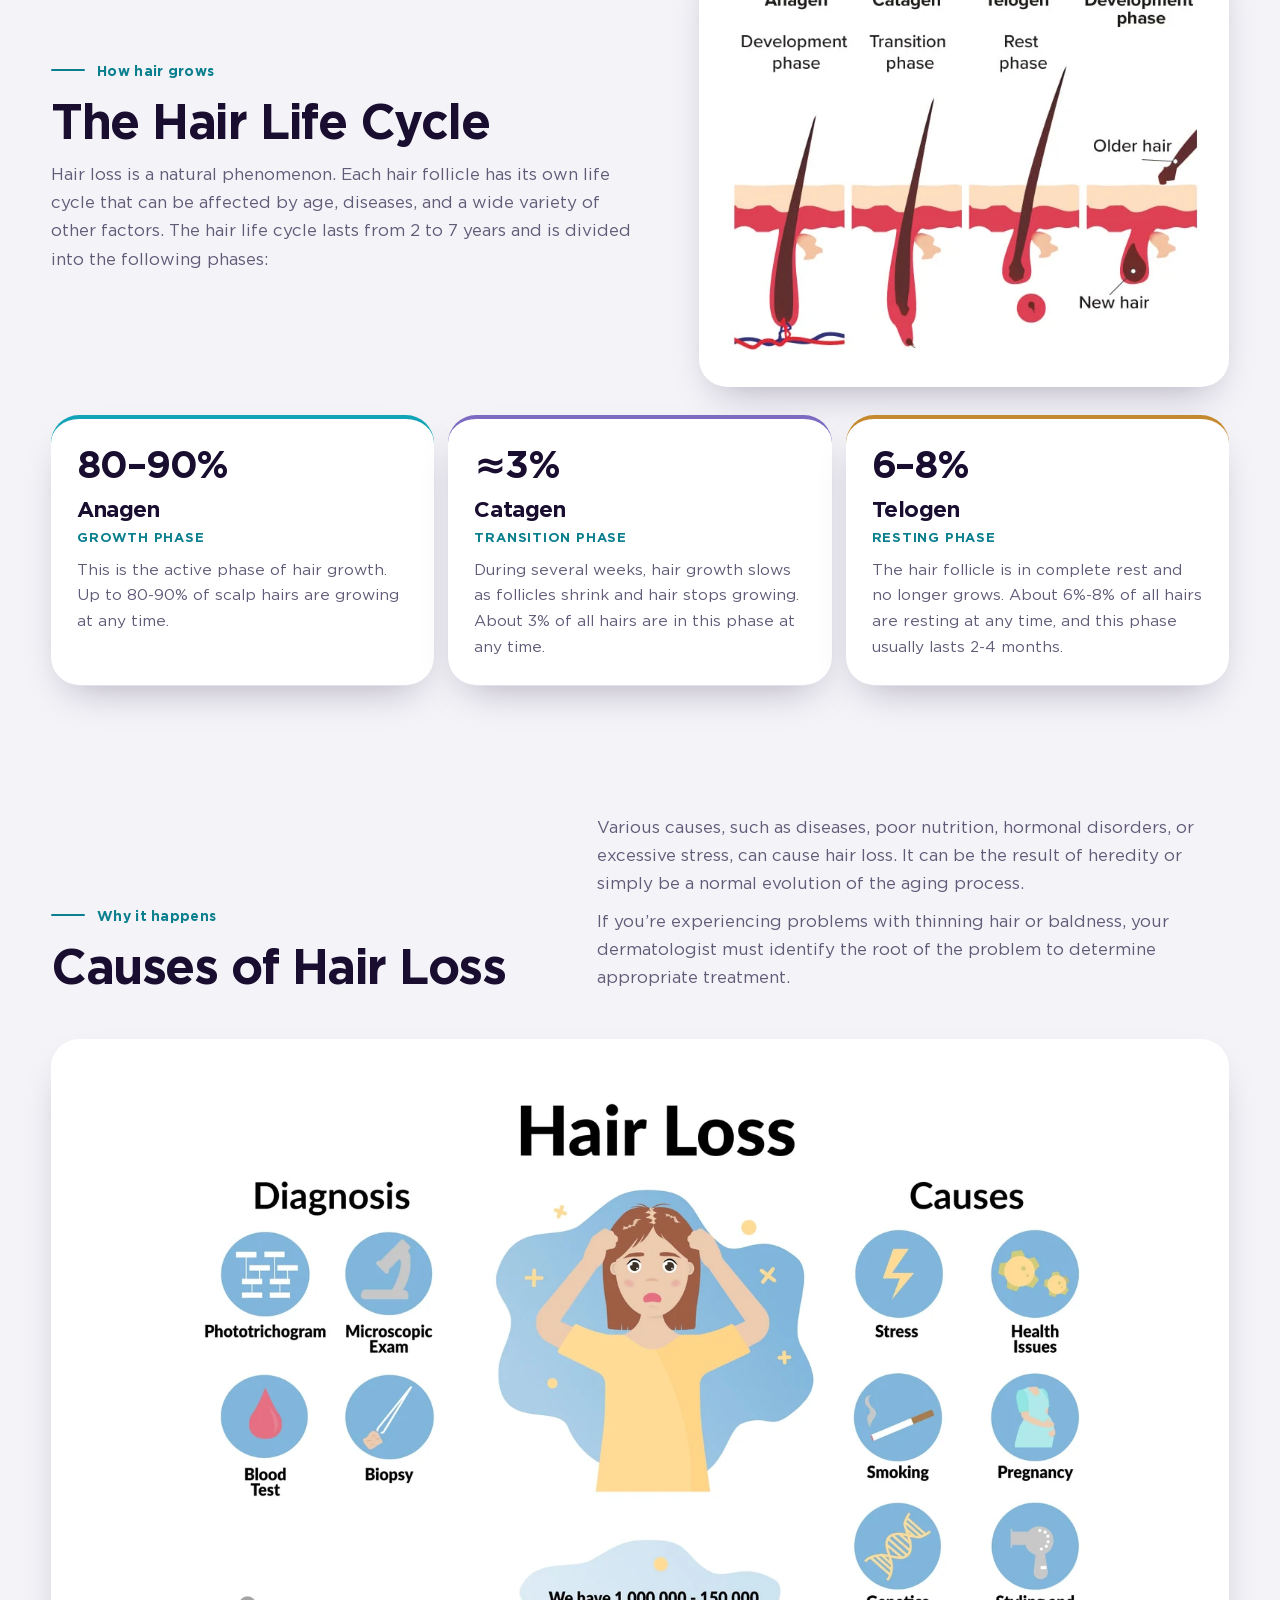
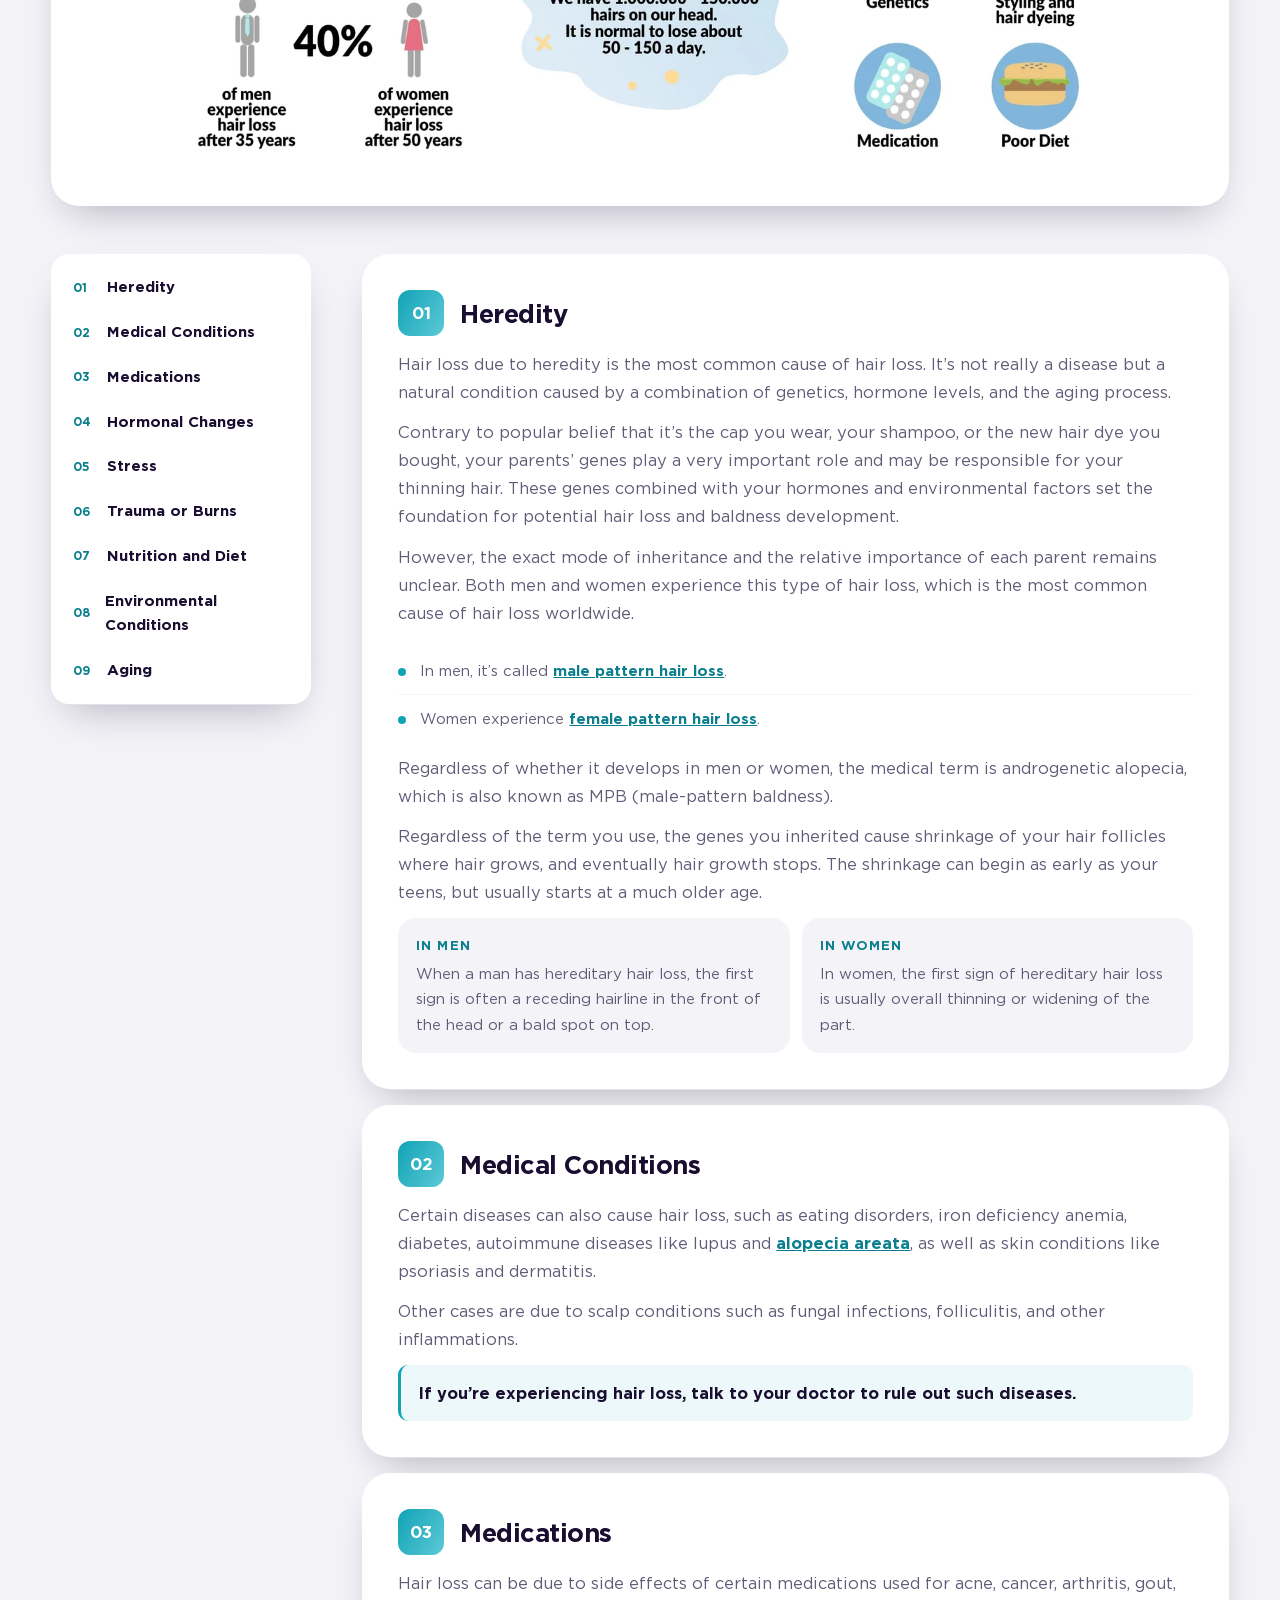
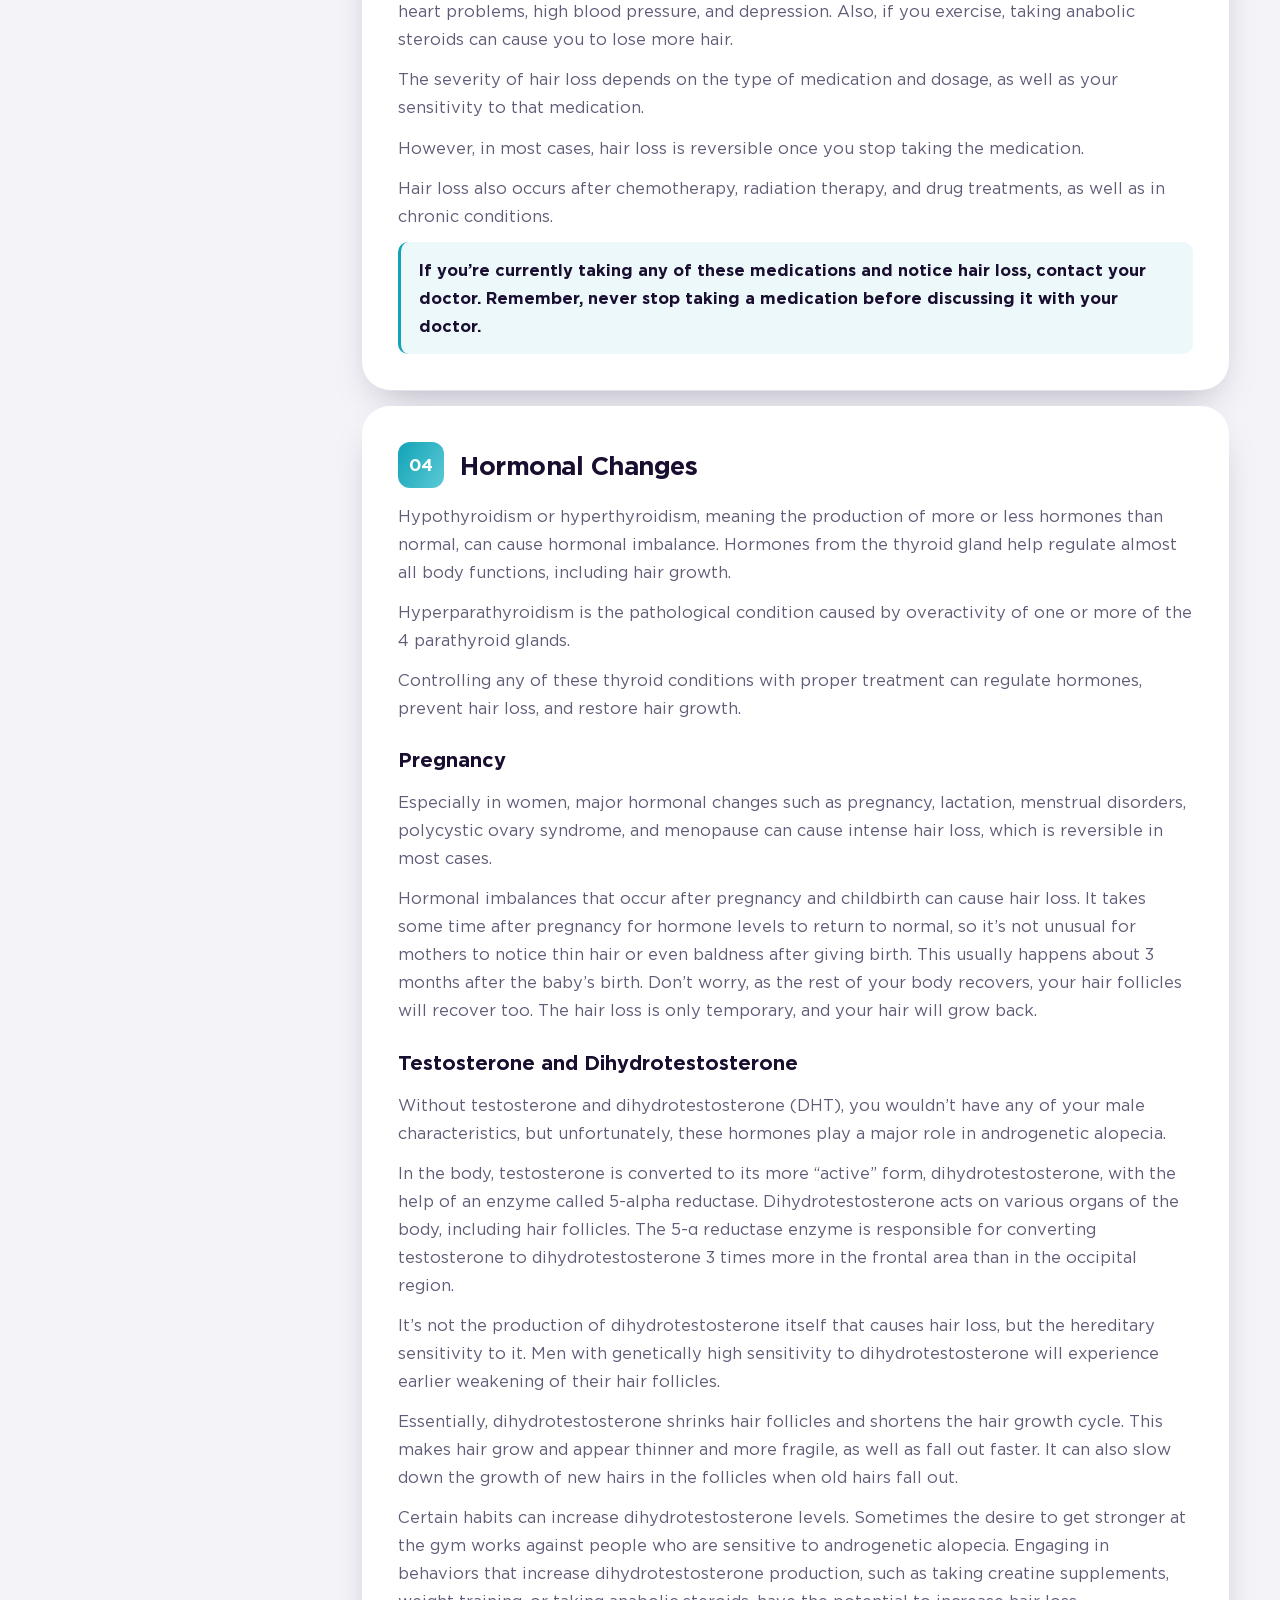
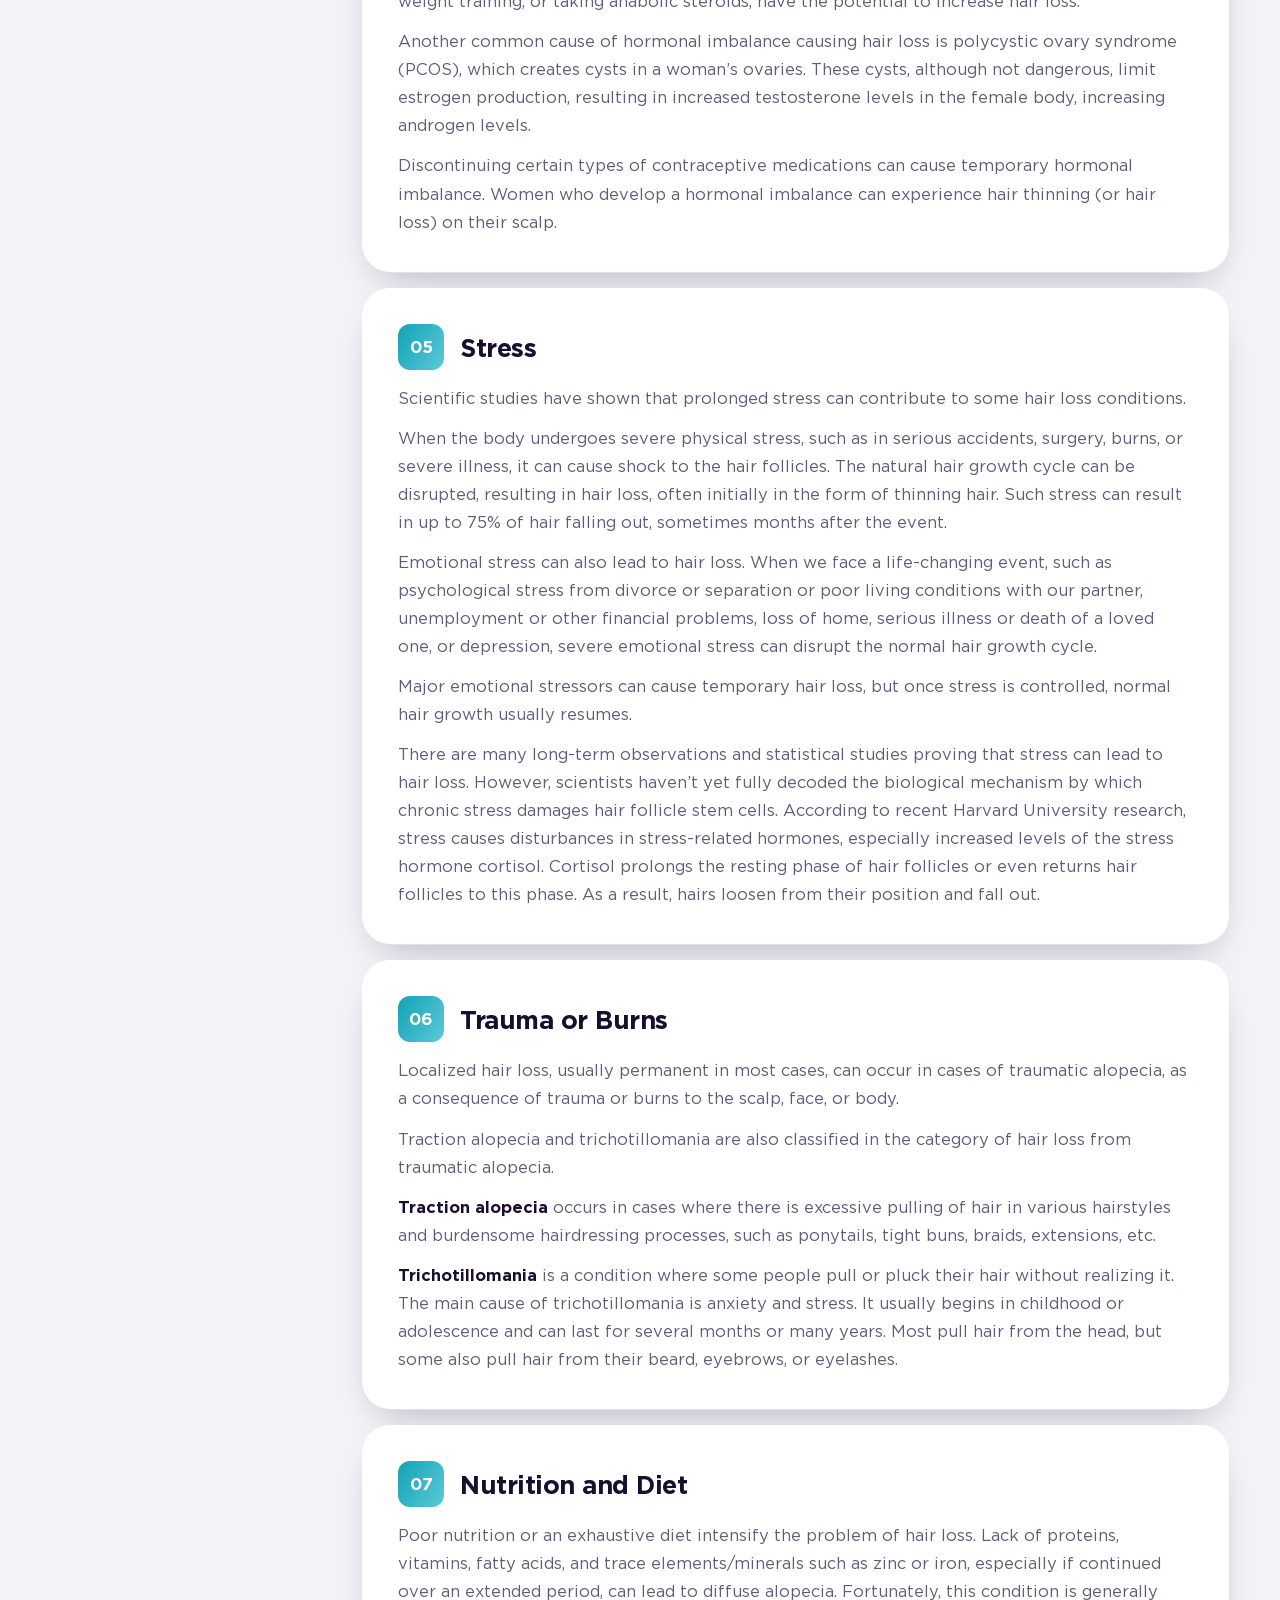
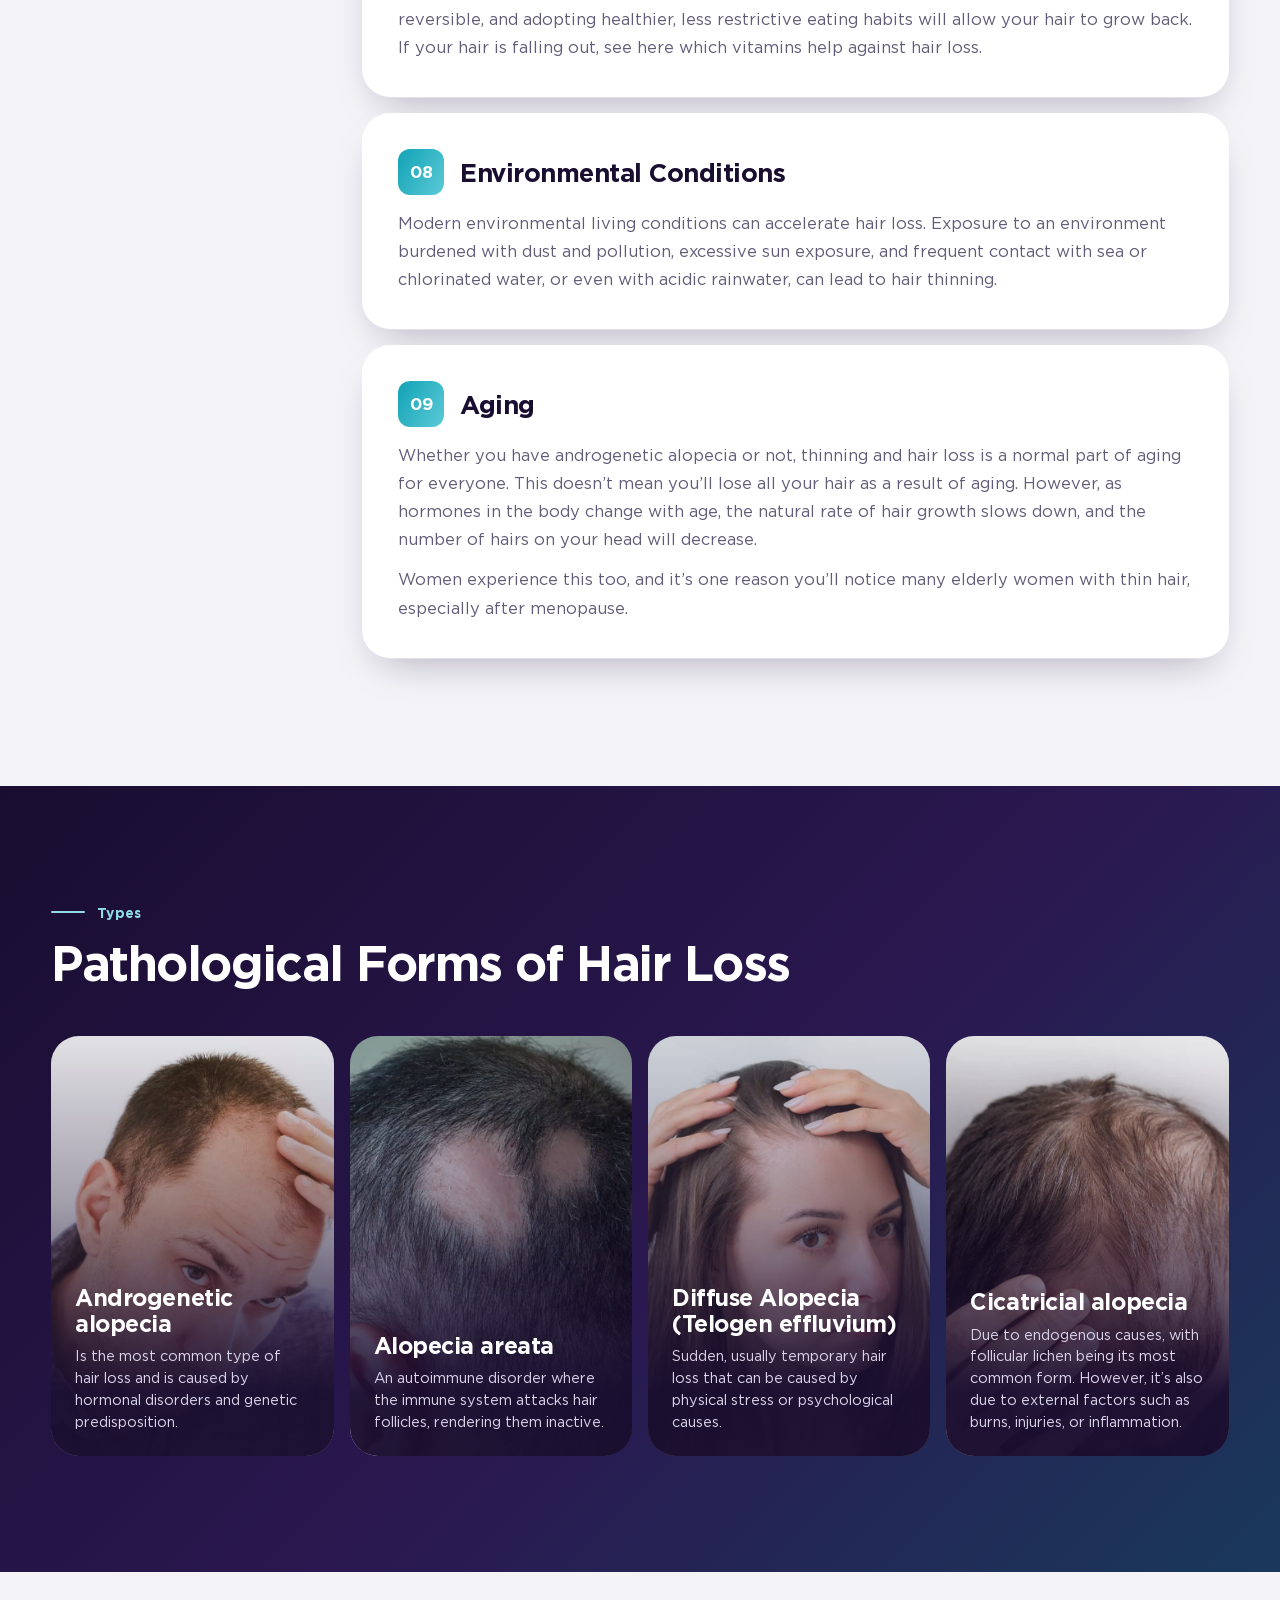
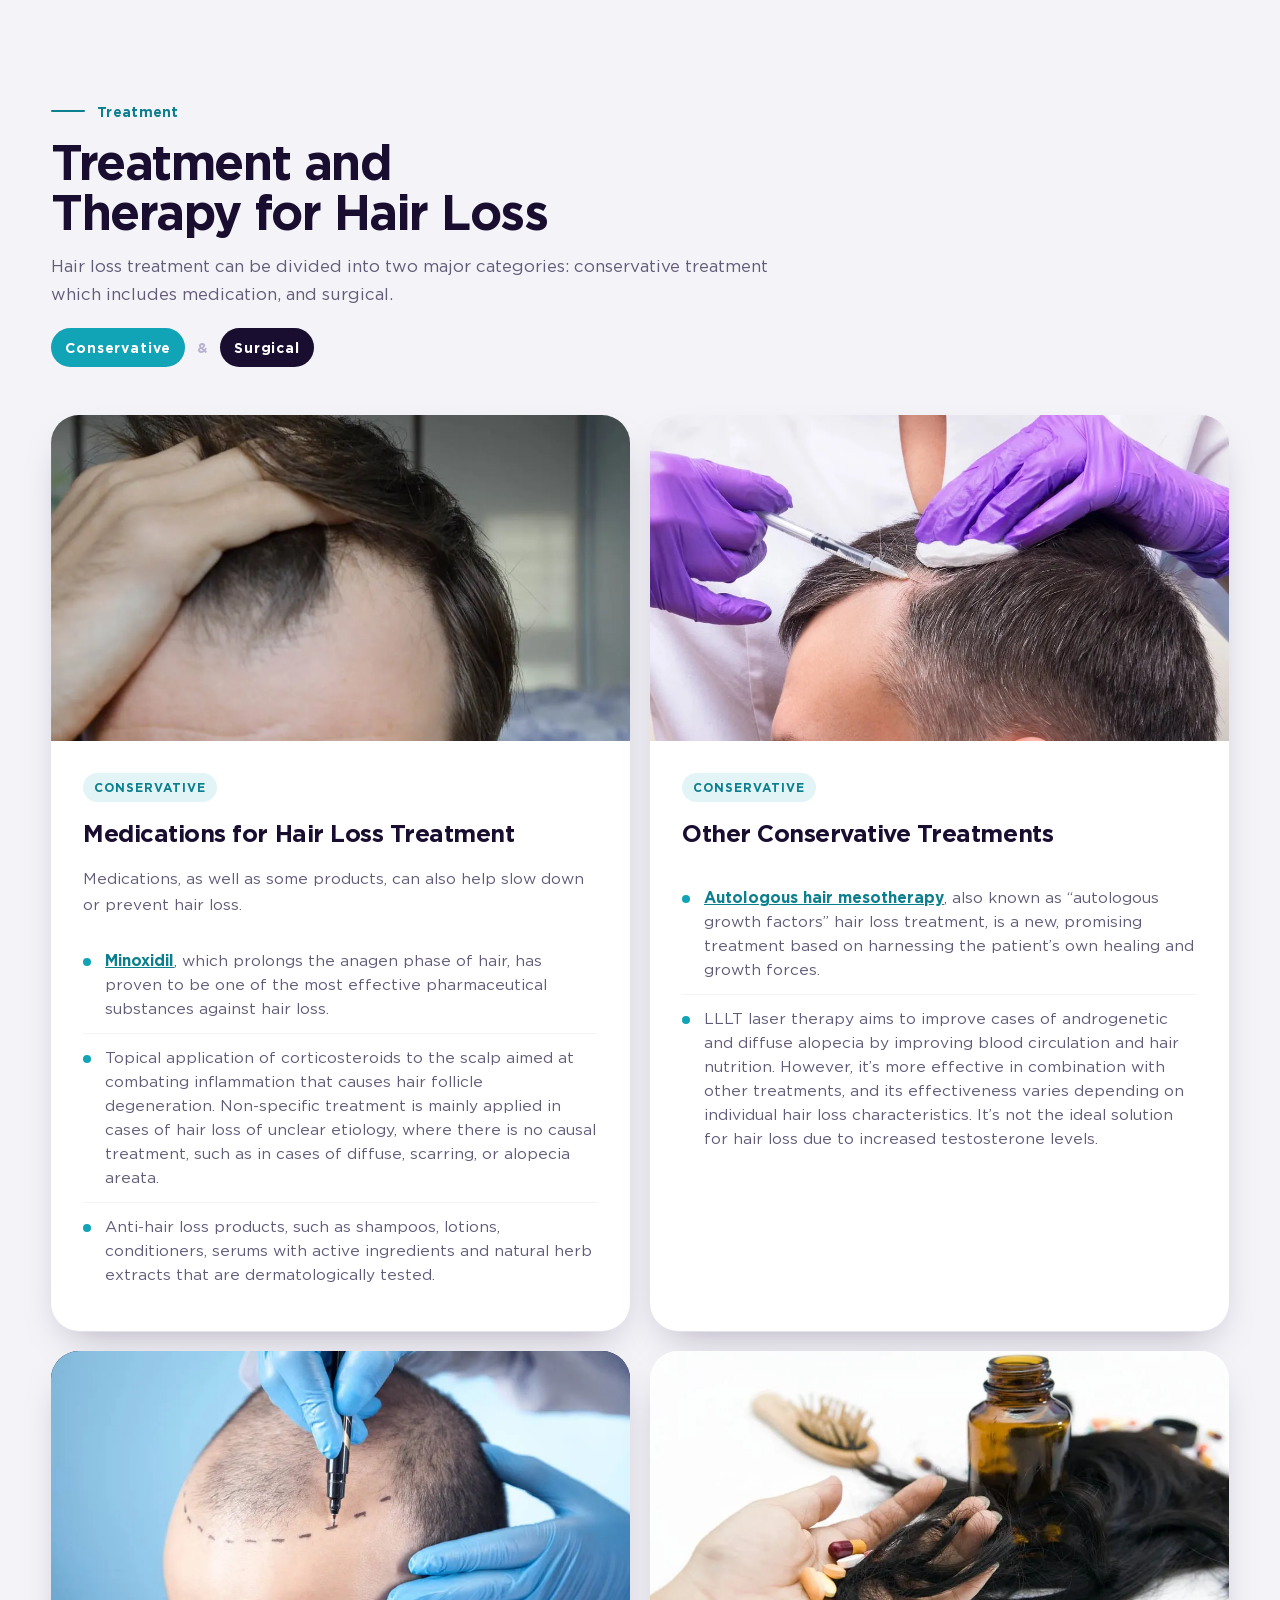
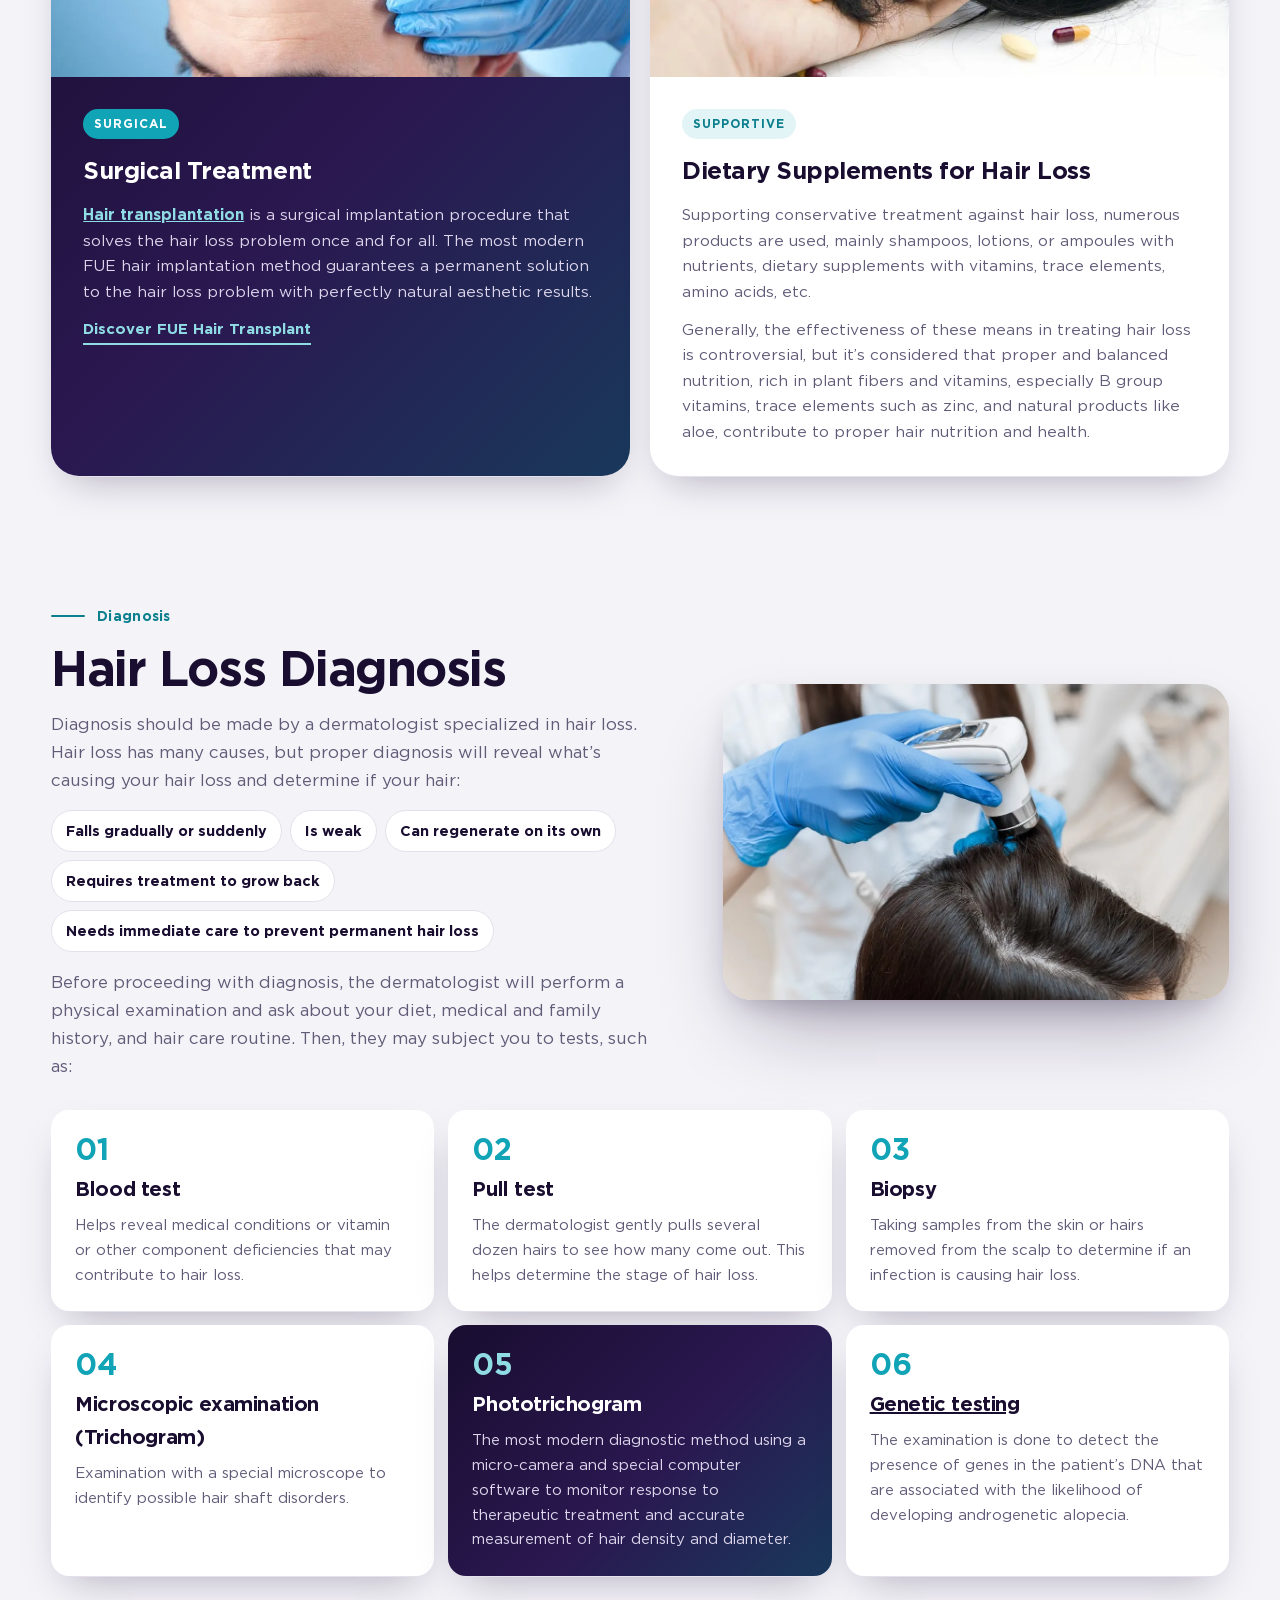
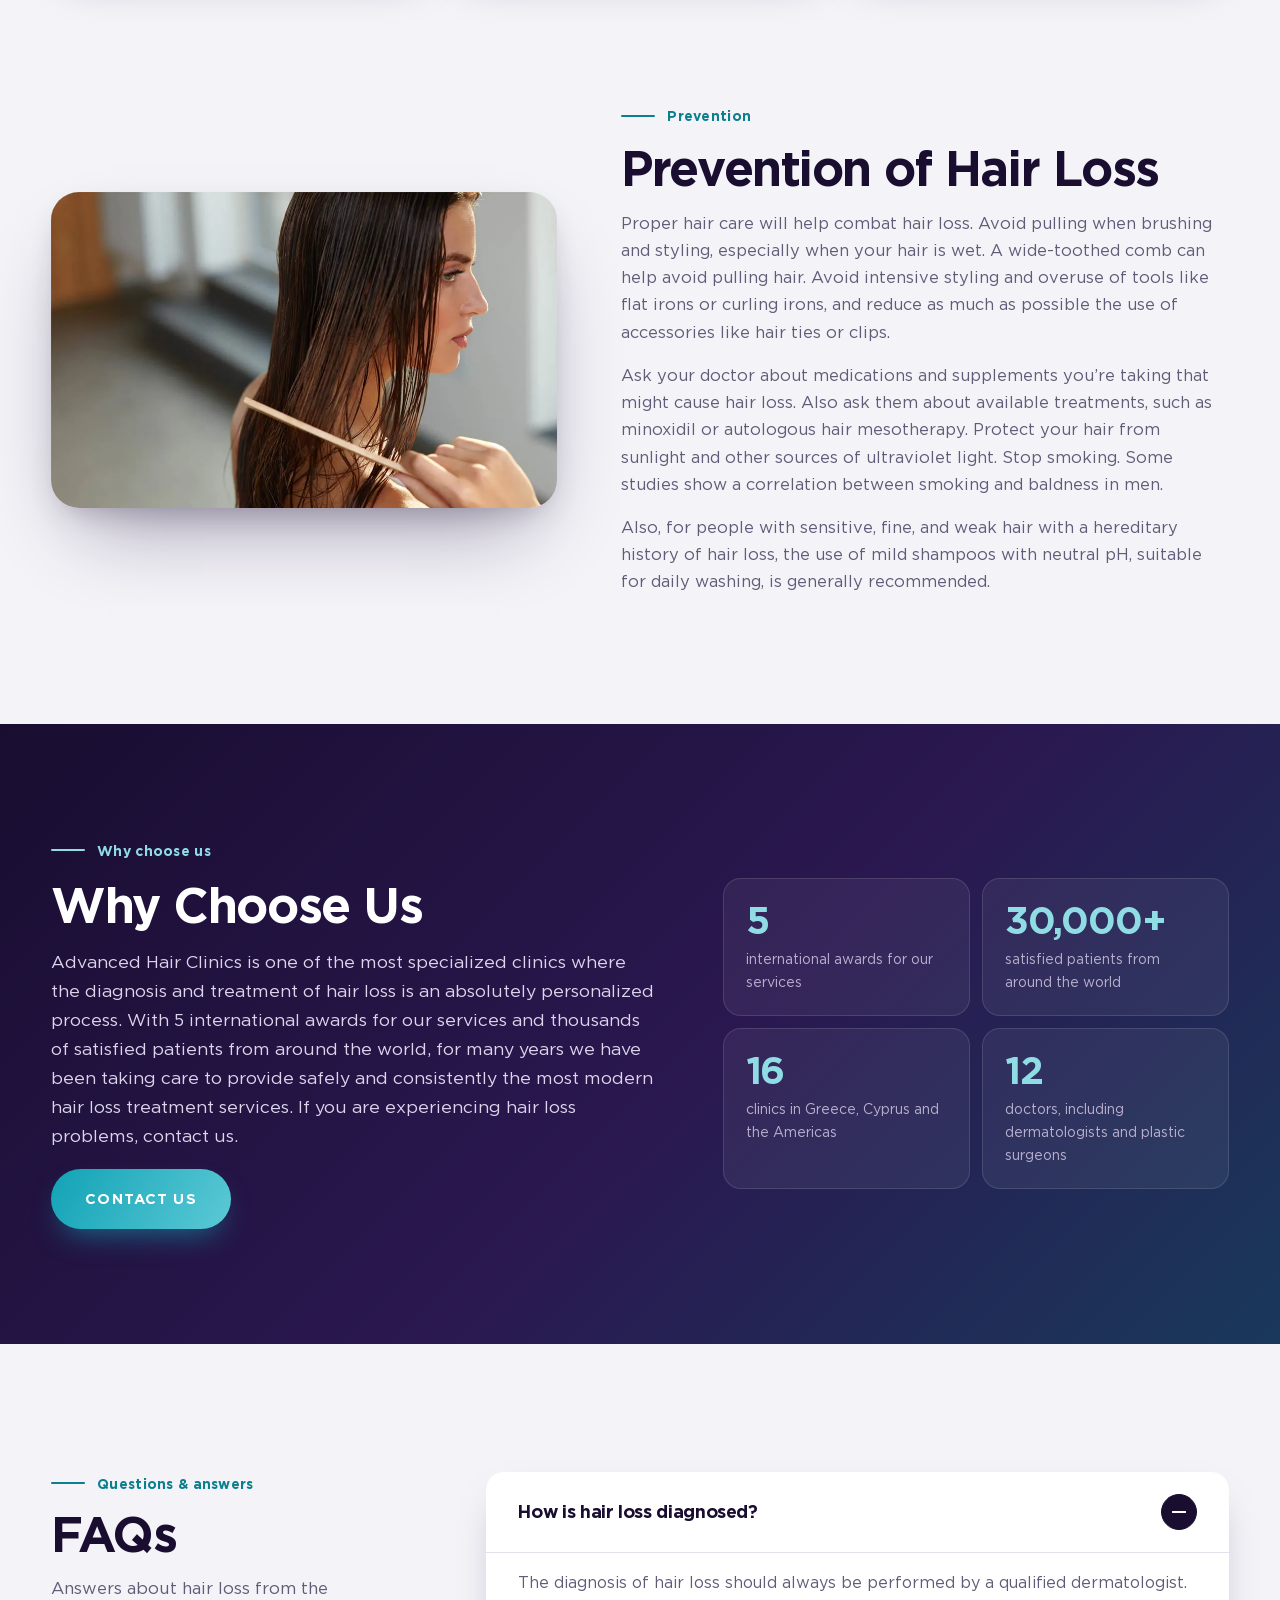
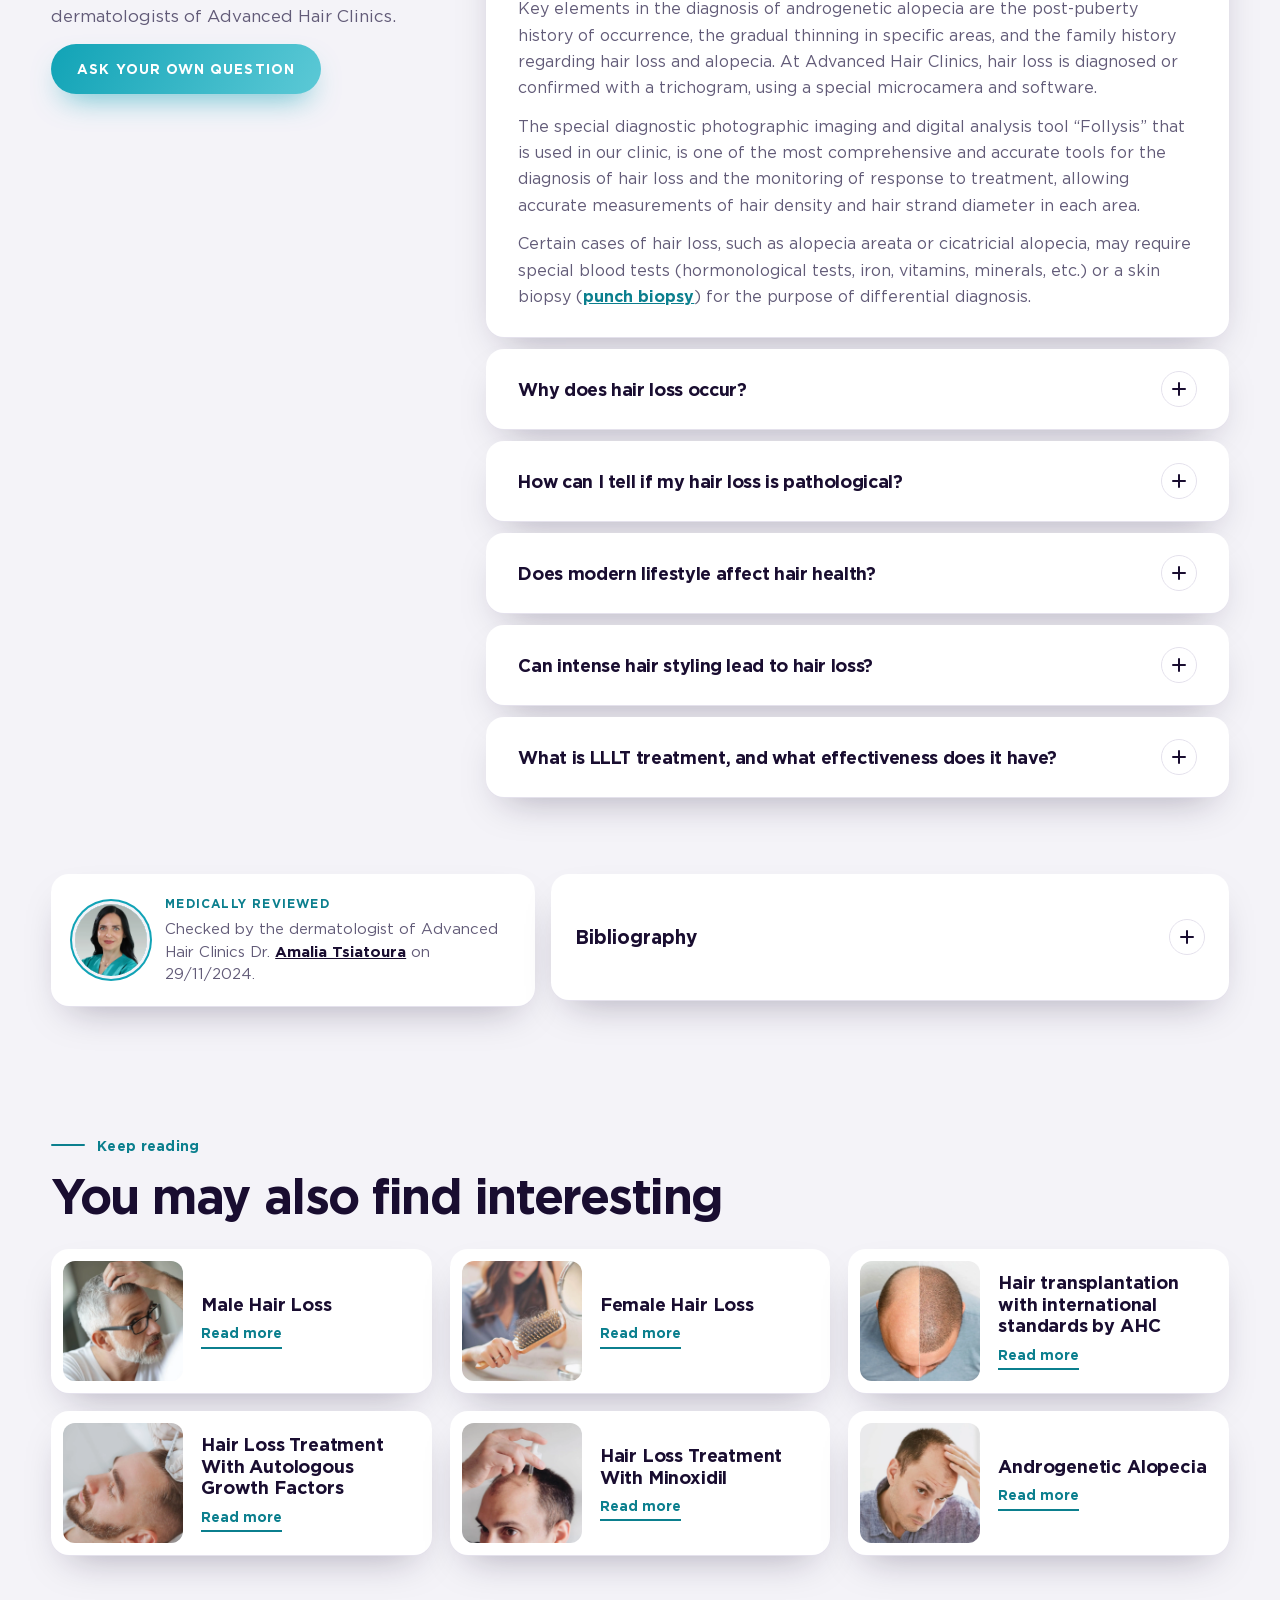
<file: hair-loss/index.html>
<!doctype html>
<html lang="en">
<head>
<meta charset="utf-8">
<meta name="viewport" content="width=device-width, initial-scale=1">
<meta name="robots" content="noindex, nofollow">
<title>Hair Loss: Causes, Types &amp; Treatment | Advanced Hair Clinics</title>
<meta name="description" content="Why hair falls out, the types of hair loss in men &amp; women, and the treatments that work, from minoxidil to FUE. Reviewed by Dr Amalia Tsiatoura.">
<meta name="theme-color" content="#190D30">
<link rel="icon" href="/assets/img/favicon.png">
<link rel="preload" href="/assets/fonts/ahc-regular.woff2" as="font" type="font/woff2" crossorigin>
<link rel="preload" href="/assets/fonts/ahc-bold.woff2" as="font" type="font/woff2" crossorigin>
<link rel="preload" as="image" href="/assets/img/hair-loss/hero.webp">
<link rel="stylesheet" href="/assets/css/style.css">
<link rel="stylesheet" href="/assets/css/about.css">
<link rel="stylesheet" href="/assets/css/pages.css">
<link rel="stylesheet" href="/assets/css/blog.css">
<link rel="stylesheet" href="/assets/css/contact.css">
<link rel="stylesheet" href="/assets/css/profile.css">
<link rel="stylesheet" href="/assets/css/fue.css">
<link rel="stylesheet" href="/assets/css/info.css">
</head>
<body class="page-about page-fue page-info">
<a class="skip" href="#main">Skip to main content</a>

<!-- ============ HEADER ============ -->
<header class="site-header" id="top">
  <div class="header-inner">
    <a class="brand" href="/" aria-label="Advanced Hair Clinics home">
      <img src="/assets/img/logo-light.svg" alt="Advanced Hair Clinics" width="190" height="40">
    </a>
    <button class="btn btn-teal header-book-mobile" type="button">Book a consultation</button>

    <nav class="main-nav" aria-label="Main">
      <ul>
        <li class="has-mega"><button type="button" class="mm-top" data-g="transplant" aria-expanded="false" aria-controls="mega">Hair Transplant</button></li>
        <li class="has-mega"><button type="button" class="mm-top" data-g="loss" aria-expanded="false" aria-controls="mega">Hair Loss</button></li>
        <li class="has-mega"><button type="button" class="mm-top" data-g="alopecia" aria-expanded="false" aria-controls="mega">Alopecia</button></li>
        <li class="has-mega"><button type="button" class="mm-top" data-g="results" aria-expanded="false" aria-controls="mega">Results</button></li>
        <li class="has-mega"><button type="button" class="mm-top" data-g="about" aria-expanded="false" aria-controls="mega">Who We Are</button></li>
        <li><a href="/blog/">Blog</a></li>
        <li><a href="/contact-us/">Contact</a></li>
      </ul>
    </nav>

    <div class="header-actions">
      <a class="header-phone" href="tel:+302106980451">
        <span class="header-phone-label">Call us now</span>
        <span class="header-phone-number">+30 210 698 0451</span>
      </a>
      <button class="btn btn-teal header-book" type="button">Book a consultation</button>
      <a class="icon-btn phone-icon" href="tel:+302106980451" aria-label="Call +30 210 698 0451">
        <svg viewBox="0 0 24 24" aria-hidden="true"><path d="M6.6 10.8a15.1 15.1 0 0 0 6.6 6.6l2.2-2.2a1 1 0 0 1 1-.25 11.4 11.4 0 0 0 3.6.57 1 1 0 0 1 1 1V20a1 1 0 0 1-1 1A17 17 0 0 1 3 4a1 1 0 0 1 1-1h3.5a1 1 0 0 1 1 1c0 1.25.2 2.45.57 3.57a1 1 0 0 1-.25 1z"/></svg>
      </a>
      <button class="icon-btn menu-toggle" type="button" aria-label="Open menu" aria-expanded="false" aria-controls="mobile-menu">
        <span></span><span></span><span></span>
      </button>
    </div>
  </div>
  <div class="mega" id="mega" hidden>
    <div class="mega-inner">
      <div class="mega-col">
        <div class="mm-group" data-g="about">
          <p class="mm-h"><a href="/who-we-are/">Who We Are</a></p>
          <ul><li><a href="/who-we-are/">Who We Are</a></li><li><a href="/doctors/">Our Doctors</a></li><li><a href="/hair-transplant-clinics/">Our Clinics</a></li><li><a href="/consultants-hair-transplant-hair-loss/">Consultants</a></li></ul>
        </div>
        <div class="mm-group mm-solo">
          <p class="mm-h"><a href="/blog/">Blog - Articles</a></p>
          <p class="mm-h"><a href="/contact-us/">Contact Us</a></p>
        </div>
      </div>
      <div class="mega-col">
        <div class="mm-group" data-g="loss">
          <p class="mm-h"><a href="/hair-loss/">Hair Loss</a></p>
          <ul><li><a href="/hair-loss/">Hair Loss</a></li><li><span class="mm-off" aria-disabled="true" title="Coming soon">Male Hair Loss</span></li><li><span class="mm-off" aria-disabled="true" title="Coming soon">Female Hair Loss</span></li><li><span class="mm-off" aria-disabled="true" title="Coming soon">Tricopat Hair Loss Treatment</span></li><li><span class="mm-off" aria-disabled="true" title="Coming soon">Hair Loss Treatment With Autologous Growth Factors</span></li><li><span class="mm-off" aria-disabled="true" title="Coming soon">Hair Loss Treatment With Minoxidil</span></li><li><span class="mm-off" aria-disabled="true" title="Coming soon">Scalp Micropigmentation</span></li></ul>
        </div>
        <div class="mm-group" data-g="alopecia">
          <p class="mm-h"><a href="/alopecia/">Alopecia</a></p>
          <ul><li><a href="/alopecia/">Alopecia</a></li><li><span class="mm-off" aria-disabled="true" title="Coming soon">Androgenetic Alopecia</span></li><li><span class="mm-off" aria-disabled="true" title="Coming soon">Alopecia Areata</span></li><li><span class="mm-off" aria-disabled="true" title="Coming soon">Diffuse Alopecia</span></li><li><span class="mm-off" aria-disabled="true" title="Coming soon">Cicatricial Alopecia</span></li><li><span class="mm-off" aria-disabled="true" title="Coming soon">Hair Loss DNA Test</span></li></ul>
        </div>
      </div>
      <div class="mega-col">
        <div class="mm-group" data-g="transplant">
          <p class="mm-h"><a href="/hair-transplant/">Hair Transplant</a></p>
          <ul><li><a href="/hair-transplant/">Hair Transplant</a></li><li><a href="/fue-hair-transplant/">FUE Hair Transplant</a></li><li><a href="/vip-hair-transplant/">VIP Hair Transplant by Dr Vekris</a></li><li><span class="mm-off" aria-disabled="true" title="Coming soon">FUE Beard Transplant</span></li><li><span class="mm-off" aria-disabled="true" title="Coming soon">FUE Eyebrow Transplant</span></li><li><span class="mm-off" aria-disabled="true" title="Coming soon">Leukotrichia</span></li><li><span class="mm-off" aria-disabled="true" title="Coming soon">FUT Strip Hair Transplant</span></li><li><span class="mm-off" aria-disabled="true" title="Coming soon">FUT Strip Scars Restoration</span></li><li><span class="mm-off" aria-disabled="true" title="Coming soon">Unshaven FUE Hair Transplant</span></li><li><span class="mm-off" aria-disabled="true" title="Coming soon">Hair Transplant in Women</span></li><li><span class="mm-off" aria-disabled="true" title="Coming soon">Hair Transplant Timeline Month by Month</span></li></ul>
        </div>
        <div class="mm-group" data-g="results">
          <p class="mm-h"><a href="/before-after-results/">Before-After Results</a></p>
          <ul><li><a href="/before-after-results/#fue-hair-transplant">Hair Transplant Results</a></li><li><a href="/before-after-results/#eyebrow-transplant">Eyebrow Transplant Results</a></li><li><a href="/before-after-results/#beard-transplant">Beard Transplant Results</a></li><li><a href="/before-after-results/#unshaven-fue-hair-transplant">Unshaven Hair Transplant Results</a></li><li><a href="/before-after-results/#autologous-hair-mesotherapy">Autologous Hair Mesotherapy Results</a></li><li><a href="/before-after-results/#scalp-micropigmentation">Scalp Micropigmentation Results</a></li></ul>
        </div>
      </div>
      <div class="mega-cards">
        <a class="mega-card" href="/plastic-surgeon-dr-anastasios-vekris/">
          <img src="/assets/img/about/doctors/anastasios-vekris.webp" alt="" width="720" height="720" loading="lazy">
          <span class="mc-k">Scientific Director</span>
          <span class="mc-t">Dr. Anastasios Vekris</span>
          <span class="mc-p">Plastic surgeon and President of the FUE Europe Society.</span>
          <span class="text-link light">Meet Dr. Vekris</span>
        </a>
        <a class="mega-card mega-card-vip" href="/vip-hair-transplant/">
          <img src="/assets/img/gen/surgery-card.webp" alt="" width="600" height="737" loading="lazy">
          <span class="mc-k">Vekris Signature</span>
          <span class="mc-t">VIP Hair Transplant</span>
          <span class="mc-p">Performed by Dr. Vekris himself, in complete confidence.</span>
          <span class="text-link light">Discover VIP</span>
        </a>
      </div>
    </div>
  </div>
</header>

<!-- Mobile menu -->
<div class="mobile-menu" id="mobile-menu" hidden>
  <nav aria-label="Mobile">
    <details>
      <summary>Who We Are</summary>
      <a href="/who-we-are/">Who We Are</a><a href="/doctors/">Our Doctors</a><a href="/hair-transplant-clinics/">Our Clinics</a><a href="/consultants-hair-transplant-hair-loss/">Consultants</a>
    </details>
    <details>
      <summary>Hair Transplant</summary>
      <a href="/hair-transplant/">Hair Transplant</a><a href="/fue-hair-transplant/">FUE Hair Transplant</a><a href="/vip-hair-transplant/">VIP Hair Transplant by Dr Vekris</a><span class="mm-off" aria-disabled="true" title="Coming soon">FUE Beard Transplant</span><span class="mm-off" aria-disabled="true" title="Coming soon">FUE Eyebrow Transplant</span><span class="mm-off" aria-disabled="true" title="Coming soon">Leukotrichia</span><span class="mm-off" aria-disabled="true" title="Coming soon">FUT Strip Hair Transplant</span><span class="mm-off" aria-disabled="true" title="Coming soon">FUT Strip Scars Restoration</span><span class="mm-off" aria-disabled="true" title="Coming soon">Unshaven FUE Hair Transplant</span><span class="mm-off" aria-disabled="true" title="Coming soon">Hair Transplant in Women</span><span class="mm-off" aria-disabled="true" title="Coming soon">Hair Transplant Timeline Month by Month</span>
    </details>
    <details>
      <summary>Hair Loss</summary>
      <a href="/hair-loss/">Hair Loss</a><span class="mm-off" aria-disabled="true" title="Coming soon">Male Hair Loss</span><span class="mm-off" aria-disabled="true" title="Coming soon">Female Hair Loss</span><span class="mm-off" aria-disabled="true" title="Coming soon">Tricopat Hair Loss Treatment</span><span class="mm-off" aria-disabled="true" title="Coming soon">Hair Loss Treatment With Autologous Growth Factors</span><span class="mm-off" aria-disabled="true" title="Coming soon">Hair Loss Treatment With Minoxidil</span><span class="mm-off" aria-disabled="true" title="Coming soon">Scalp Micropigmentation</span>
    </details>
    <details>
      <summary>Alopecia</summary>
      <a href="/alopecia/">Alopecia</a><span class="mm-off" aria-disabled="true" title="Coming soon">Androgenetic Alopecia</span><span class="mm-off" aria-disabled="true" title="Coming soon">Alopecia Areata</span><span class="mm-off" aria-disabled="true" title="Coming soon">Diffuse Alopecia</span><span class="mm-off" aria-disabled="true" title="Coming soon">Cicatricial Alopecia</span><span class="mm-off" aria-disabled="true" title="Coming soon">Hair Loss DNA Test</span>
    </details>
    <details>
      <summary>Before-After Results</summary>
      <a href="/before-after-results/#fue-hair-transplant">Hair Transplant Results</a><a href="/before-after-results/#eyebrow-transplant">Eyebrow Transplant Results</a><a href="/before-after-results/#beard-transplant">Beard Transplant Results</a><a href="/before-after-results/#unshaven-fue-hair-transplant">Unshaven Hair Transplant Results</a><a href="/before-after-results/#autologous-hair-mesotherapy">Autologous Hair Mesotherapy Results</a><a href="/before-after-results/#scalp-micropigmentation">Scalp Micropigmentation Results</a>
    </details>
    <a href="/plastic-surgeon-dr-anastasios-vekris/">Dr Vekris</a>
    <a href="/blog/">Blog</a>
    <a href="/contact-us/">Contact</a>
  </nav>
  <div class="mobile-menu-foot">
    <a class="header-phone" href="tel:+302106980451">
      <span class="header-phone-label">Call us now</span>
      <span class="header-phone-number">+30 210 698 0451</span>
    </a>
    <button class="btn btn-teal" type="button">Book a consultation</button>
  </div>
</div>

<main id="main">

<!-- ============ HERO ============ -->
<section class="hero hero-about hero-info hero-hairloss" aria-label="Introduction">
  <img class="hero-img" src="/assets/img/hair-loss/hero.webp" alt="A smiling man runs his hand through his full hair" width="2560" height="1086" fetchpriority="high">
  <div class="hero-shade" aria-hidden="true"></div>
  <div class="hero-content">
    <p class="hero-eyebrow">Hair loss</p>
    <h1 class="hero-title info-h1">Hair Loss: Causes, Types, Treatment and Therapy</h1>
    <svg class="hairline hero-hairline" viewBox="0 0 600 4" preserveAspectRatio="none" aria-hidden="true"><path d="M2 2 H598"/></svg>
    <p class="hero-sub">Hair loss can affect only your scalp or your entire body, with temporary or permanent results. Learn how it develops, what causes it, its pathological forms, methods of diagnosis, treatment and therapy, and what to do.</p>
    <ul class="hero-points"><li>Diagnosis by dermatologists</li><li>Follysis phototrichogram</li><li>Medical and surgical treatment</li><li>Personalised treatment plan</li></ul>
    <div class="hero-cta">
      <a class="btn btn-teal btn-lg" href="#contact-form">Book a consultation</a>
      <a class="btn btn-ghost btn-lg" href="#causes">Explore the causes</a>
    </div>
  </div>
</section>
<nav class="page-nav" aria-label="On this page">
  <div class="page-nav-inner">
    <ul><li><a href="#life-cycle">Hair life cycle</a></li><li><a href="#causes">Causes</a></li><li><a href="#types">Types</a></li><li><a href="#treatment">Treatment</a></li><li><a href="#diagnosis">Diagnosis</a></li><li><a href="#prevention">Prevention</a></li><li><a href="#faqs">FAQs</a></li></ul>
    <a class="btn btn-teal page-nav-cta" href="#contact-form">Contact</a>
  </div>
</nav>

<!-- ============ INTRO ============ -->
<section class="info-intro" aria-label="About hair loss">
  <div class="ii-text">
    <p class="ii-lead">Hair loss occurs when new hair doesn’t grow to replace fallen hair. An average person typically loses 50 to 100 hairs per day. However, this isn’t noticeable because new hair is growing simultaneously.</p>
    <p>Anyone can lose hair on their head, but it’s more common in men than in women. Baldness usually refers to excessive hair loss from your scalp. Hereditary hair loss is the most common cause of baldness.</p>
    <p>Some choose to let their hair loss progress without treatment or concealment. Others try to cover it with hairstyles, hats, or wigs. Most choose one of the available treatments to prevent further hair loss or restore hair growth.</p>
  </div>
  <dl class="ii-stats">
    <div><dt>50–100</dt><dd>hairs an average person loses per day</dd></div>
    <div><dt>2–7</dt><dd>years: the length of the hair life cycle</dd></div>
    <div><dt>80–90%</dt><dd>of scalp hairs are growing at any time</dd></div>
  </dl>
</section>

<!-- ============ LIFE CYCLE ============ -->
<section class="cycle" id="life-cycle" aria-labelledby="cycle-title">
  <div class="cycle-grid">
    <div class="cycle-text">
      <p class="kicker">How hair grows</p>
      <h2 id="cycle-title" class="h2">The Hair Life Cycle</h2>
      <p>Hair loss is a natural phenomenon. Each hair follicle has its own life cycle that can be affected by age, diseases, and a wide variety of other factors. The hair life cycle lasts from 2 to 7 years and is divided into the following phases:</p>
    </div>
    <figure class="cycle-fig"><img src="/assets/img/hair-loss/life-cycle.webp" alt="Diagram of the hair life cycle: anagen, catagen, telogen and new hair development" loading="lazy" width="646" height="529"></figure>
  </div>
  <ol class="phases">
    <li><span class="ph-pct">80–90%</span><h3>Anagen <small>growth phase</small></h3><p>This is the active phase of hair growth. Up to 80-90% of scalp hairs are growing at any time.</p></li>
    <li><span class="ph-pct">≈3%</span><h3>Catagen <small>transition phase</small></h3><p>During several weeks, hair growth slows as follicles shrink and hair stops growing. About 3% of all hairs are in this phase at any time.</p></li>
    <li><span class="ph-pct">6–8%</span><h3>Telogen <small>resting phase</small></h3><p>The hair follicle is in complete rest and no longer grows. About 6%-8% of all hairs are resting at any time, and this phase usually lasts 2-4 months.</p></li>
  </ol>
</section>

<!-- ============ CAUSES ============ -->
<section class="causes" id="causes" aria-labelledby="causes-title">
  <div class="causes-head">
    <div>
      <p class="kicker">Why it happens</p>
      <h2 id="causes-title" class="h2">Causes of Hair Loss</h2>
    </div>
    <div class="causes-intro">
      <p>Various causes, such as diseases, poor nutrition, hormonal disorders, or excessive stress, can cause hair loss. It can be the result of heredity or simply be a normal evolution of the aging process.</p>
      <p>If you’re experiencing problems with thinning hair or baldness, your dermatologist must identify the root of the problem to determine appropriate treatment.</p>
    </div>
  </div>
  <figure class="infographic">
    <picture><source media="(max-width: 760px)" srcset="/assets/img/hair-loss/infographic-mobile.webp"><img src="/assets/img/hair-loss/infographic.webp" alt="Infographic of hair loss causes (stress, health issues, smoking, pregnancy, genetics, styling, medication, poor diet) and diagnosis methods" loading="lazy" width="1400" height="1027"></picture>
  </figure>
  <div class="causes-body">
    <nav class="causes-nav" aria-label="Causes"><ol><li><a href="#cause-heredity"><span>01</span>Heredity</a></li><li><a href="#cause-medical"><span>02</span>Medical Conditions</a></li><li><a href="#cause-medications"><span>03</span>Medications</a></li><li><a href="#cause-hormonal"><span>04</span>Hormonal Changes</a></li><li><a href="#cause-stress"><span>05</span>Stress</a></li><li><a href="#cause-trauma"><span>06</span>Trauma or Burns</a></li><li><a href="#cause-nutrition"><span>07</span>Nutrition and Diet</a></li><li><a href="#cause-environment"><span>08</span>Environmental Conditions</a></li><li><a href="#cause-aging"><span>09</span>Aging</a></li></ol></nav>
    <div class="causes-list">
      <article class="cause" id="cause-heredity">
        <div class="cause-head"><span class="cause-n" aria-hidden="true">01</span><h3>Heredity</h3></div>
        <div class="cause-text"><p>Hair loss due to heredity is the most common cause of hair loss. It’s not really a disease but a natural condition caused by a combination of genetics, hormone levels, and the aging process.</p><p>Contrary to popular belief that it’s the cap you wear, your shampoo, or the new hair dye you bought, your parents’ genes play a very important role and may be responsible for your thinning hair. These genes combined with your hormones and environmental factors set the foundation for potential hair loss and baldness development.</p><p>However, the exact mode of inheritance and the relative importance of each parent remains unclear. Both men and women experience this type of hair loss, which is the most common cause of hair loss worldwide.</p><ul class="cv-list"><li>In men, it’s called <a href="/male-hair-loss/">male pattern hair loss</a>.</li><li>Women experience <a href="/female-hair-loss/">female pattern hair loss</a>.</li></ul><p>Regardless of whether it develops in men or women, the medical term is androgenetic alopecia, which is also known as MPB (male-pattern baldness).</p><p>Regardless of the term you use, the genes you inherited cause shrinkage of your hair follicles where hair grows, and eventually hair growth stops. The shrinkage can begin as early as your teens, but usually starts at a much older age.</p><div class="sign-pair"><p><strong>In men</strong>When a man has hereditary hair loss, the first sign is often a receding hairline in the front of the head or a bald spot on top.</p><p><strong>In women</strong>In women, the first sign of hereditary hair loss is usually overall thinning or widening of the part.</p></div></div>
      </article>
      <article class="cause" id="cause-medical">
        <div class="cause-head"><span class="cause-n" aria-hidden="true">02</span><h3>Medical Conditions</h3></div>
        <div class="cause-text"><p>Certain diseases can also cause hair loss, such as eating disorders, iron deficiency anemia, diabetes, autoimmune diseases like lupus and <a href="/alopecia-areata/">alopecia areata</a>, as well as skin conditions like psoriasis and dermatitis.</p><p>Other cases are due to scalp conditions such as fungal infections, folliculitis, and other inflammations.</p><p class="note">If you’re experiencing hair loss, talk to your doctor to rule out such diseases.</p></div>
      </article>
      <article class="cause" id="cause-medications">
        <div class="cause-head"><span class="cause-n" aria-hidden="true">03</span><h3>Medications</h3></div>
        <div class="cause-text"><p>Hair loss can be due to side effects of certain medications used for acne, cancer, arthritis, gout, heart problems, high blood pressure, and depression. Also, if you exercise, taking anabolic steroids can cause you to lose more hair.</p><p>The severity of hair loss depends on the type of medication and dosage, as well as your sensitivity to that medication.</p><p>However, in most cases, hair loss is reversible once you stop taking the medication.</p><p>Hair loss also occurs after chemotherapy, radiation therapy, and drug treatments, as well as in chronic conditions.</p><p class="note">If you’re currently taking any of these medications and notice hair loss, contact your doctor. Remember, never stop taking a medication before discussing it with your doctor.</p></div>
      </article>
      <article class="cause" id="cause-hormonal">
        <div class="cause-head"><span class="cause-n" aria-hidden="true">04</span><h3>Hormonal Changes</h3></div>
        <div class="cause-text"><p>Hypothyroidism or hyperthyroidism, meaning the production of more or less hormones than normal, can cause hormonal imbalance. Hormones from the thyroid gland help regulate almost all body functions, including hair growth.</p><p>Hyperparathyroidism is the pathological condition caused by overactivity of one or more of the 4 parathyroid glands.</p><p>Controlling any of these thyroid conditions with proper treatment can regulate hormones, prevent hair loss, and restore hair growth.</p><h4>Pregnancy</h4><p>Especially in women, major hormonal changes such as pregnancy, lactation, menstrual disorders, polycystic ovary syndrome, and menopause can cause intense hair loss, which is reversible in most cases.</p><p>Hormonal imbalances that occur after pregnancy and childbirth can cause hair loss. It takes some time after pregnancy for hormone levels to return to normal, so it’s not unusual for mothers to notice thin hair or even baldness after giving birth. This usually happens about 3 months after the baby’s birth. Don’t worry, as the rest of your body recovers, your hair follicles will recover too. The hair loss is only temporary, and your hair will grow back.</p><h4>Testosterone and Dihydrotestosterone</h4><p>Without testosterone and dihydrotestosterone (DHT), you wouldn’t have any of your male characteristics, but unfortunately, these hormones play a major role in androgenetic alopecia.</p><p>In the body, testosterone is converted to its more “active” form, dihydrotestosterone, with the help of an enzyme called 5-alpha reductase. Dihydrotestosterone acts on various organs of the body, including hair follicles. The 5-α reductase enzyme is responsible for converting testosterone to dihydrotestosterone 3 times more in the frontal area than in the occipital region.</p><p>It’s not the production of dihydrotestosterone itself that causes hair loss, but the hereditary sensitivity to it. Men with genetically high sensitivity to dihydrotestosterone will experience earlier weakening of their hair follicles.</p><p>Essentially, dihydrotestosterone shrinks hair follicles and shortens the hair growth cycle. This makes hair grow and appear thinner and more fragile, as well as fall out faster. It can also slow down the growth of new hairs in the follicles when old hairs fall out.</p><p>Certain habits can increase dihydrotestosterone levels. Sometimes the desire to get stronger at the gym works against people who are sensitive to androgenetic alopecia. Engaging in behaviors that increase dihydrotestosterone production, such as taking creatine supplements, weight training, or taking anabolic steroids, have the potential to increase hair loss.</p><p>Another common cause of hormonal imbalance causing hair loss is polycystic ovary syndrome (PCOS), which creates cysts in a woman’s ovaries. These cysts, although not dangerous, limit estrogen production, resulting in increased testosterone levels in the female body, increasing androgen levels.</p><p>Discontinuing certain types of contraceptive medications can cause temporary hormonal imbalance. Women who develop a hormonal imbalance can experience hair thinning (or hair loss) on their scalp.</p></div>
      </article>
      <article class="cause" id="cause-stress">
        <div class="cause-head"><span class="cause-n" aria-hidden="true">05</span><h3>Stress</h3></div>
        <div class="cause-text"><p>Scientific studies have shown that prolonged stress can contribute to some hair loss conditions.</p><p>When the body undergoes severe physical stress, such as in serious accidents, surgery, burns, or severe illness, it can cause shock to the hair follicles. The natural hair growth cycle can be disrupted, resulting in hair loss, often initially in the form of thinning hair. Such stress can result in up to 75% of hair falling out, sometimes months after the event.</p><p>Emotional stress can also lead to hair loss. When we face a life-changing event, such as psychological stress from divorce or separation or poor living conditions with our partner, unemployment or other financial problems, loss of home, serious illness or death of a loved one, or depression, severe emotional stress can disrupt the normal hair growth cycle.</p><p>Major emotional stressors can cause temporary hair loss, but once stress is controlled, normal hair growth usually resumes.</p><p>There are many long-term observations and statistical studies proving that stress can lead to hair loss. However, scientists haven’t yet fully decoded the biological mechanism by which chronic stress damages hair follicle stem cells. According to recent Harvard University research, stress causes disturbances in stress-related hormones, especially increased levels of the stress hormone cortisol. Cortisol prolongs the resting phase of hair follicles or even returns hair follicles to this phase. As a result, hairs loosen from their position and fall out.</p></div>
      </article>
      <article class="cause" id="cause-trauma">
        <div class="cause-head"><span class="cause-n" aria-hidden="true">06</span><h3>Trauma or Burns</h3></div>
        <div class="cause-text"><p>Localized hair loss, usually permanent in most cases, can occur in cases of traumatic alopecia, as a consequence of trauma or burns to the scalp, face, or body.</p><p>Traction alopecia and trichotillomania are also classified in the category of hair loss from traumatic alopecia.</p><p><strong>Traction alopecia</strong> occurs in cases where there is excessive pulling of hair in various hairstyles and burdensome hairdressing processes, such as ponytails, tight buns, braids, extensions, etc.</p><p><strong>Trichotillomania</strong> is a condition where some people pull or pluck their hair without realizing it. The main cause of trichotillomania is anxiety and stress. It usually begins in childhood or adolescence and can last for several months or many years. Most pull hair from the head, but some also pull hair from their beard, eyebrows, or eyelashes.</p></div>
      </article>
      <article class="cause" id="cause-nutrition">
        <div class="cause-head"><span class="cause-n" aria-hidden="true">07</span><h3>Nutrition and Diet</h3></div>
        <div class="cause-text"><p>Poor nutrition or an exhaustive diet intensify the problem of hair loss. Lack of proteins, vitamins, fatty acids, and trace elements/minerals such as zinc or iron, especially if continued over an extended period, can lead to diffuse alopecia. Fortunately, this condition is generally reversible, and adopting healthier, less restrictive eating habits will allow your hair to grow back. If your hair is falling out, see here which vitamins help against hair loss.</p></div>
      </article>
      <article class="cause" id="cause-environment">
        <div class="cause-head"><span class="cause-n" aria-hidden="true">08</span><h3>Environmental Conditions</h3></div>
        <div class="cause-text"><p>Modern environmental living conditions can accelerate hair loss. Exposure to an environment burdened with dust and pollution, excessive sun exposure, and frequent contact with sea or chlorinated water, or even with acidic rainwater, can lead to hair thinning.</p></div>
      </article>
      <article class="cause" id="cause-aging">
        <div class="cause-head"><span class="cause-n" aria-hidden="true">09</span><h3>Aging</h3></div>
        <div class="cause-text"><p>Whether you have androgenetic alopecia or not, thinning and hair loss is a normal part of aging for everyone. This doesn’t mean you’ll lose all your hair as a result of aging. However, as hormones in the body change with age, the natural rate of hair growth slows down, and the number of hairs on your head will decrease.</p><p>Women experience this too, and it’s one reason you’ll notice many elderly women with thin hair, especially after menopause.</p></div>
      </article>
    </div>
  </div>
</section>

<!-- ============ TYPES ============ -->
<section class="types" id="types" aria-labelledby="types-title">
  <div class="types-head">
    <p class="kicker light">Types</p>
    <h2 id="types-title" class="h2">Pathological Forms of Hair Loss</h2>
  </div>
  <ul class="types-grid">
    <li><a href="/androgenetic-alopecia/"><img src="/assets/img/hair-loss/androgenetic.webp" alt="" loading="lazy"><span class="ty-body"><h3>Androgenetic alopecia</h3><span>Is the most common type of hair loss and is caused by hormonal disorders and genetic predisposition.</span></span></a></li>
    <li><a href="/alopecia-areata/"><img src="/assets/img/hair-loss/areata.webp" alt="" loading="lazy"><span class="ty-body"><h3>Alopecia areata</h3><span>An autoimmune disorder where the immune system attacks hair follicles, rendering them inactive.</span></span></a></li>
    <li><a href="/diffuse-alopecia/"><img src="/assets/img/hair-loss/diffuse.webp" alt="" loading="lazy"><span class="ty-body"><h3>Diffuse Alopecia (Telogen effluvium)</h3><span>Sudden, usually temporary hair loss that can be caused by physical stress or psychological causes.</span></span></a></li>
    <li><a href="/cicatricial-alopecia/"><img src="/assets/img/hair-loss/cicatricial.webp" alt="" loading="lazy"><span class="ty-body"><h3>Cicatricial alopecia</h3><span>Due to endogenous causes, with follicular lichen being its most common form. However, it’s also due to external factors such as burns, injuries, or inflammation.</span></span></a></li>
  </ul>
</section>

<!-- ============ TREATMENT ============ -->
<section class="treat" id="treatment" aria-labelledby="treat-title">
  <div class="treat-head">
    <p class="kicker">Treatment</p>
    <h2 id="treat-title" class="h2">Treatment and Therapy for Hair Loss</h2>
    <p>Hair loss treatment can be divided into two major categories: conservative treatment which includes medication, and surgical.</p>
    <div class="adv-vs treat-vs" aria-hidden="true"><span class="vs-fue">Conservative</span><span class="vs-x">&amp;</span><span class="vs-fue vs-alt">Surgical</span></div>
  </div>
  <div class="treat-grid">
    <article class="tr">
      <img src="/assets/img/hair-loss/medications.webp" alt="Hair loss collected in cupped hands" loading="lazy" width="1000" height="625">
      <div class="tr-body"><span class="tr-tag">Conservative</span><h3>Medications for Hair Loss Treatment</h3><p>Medications, as well as some products, can also help slow down or prevent hair loss.</p><ul class="cv-list"><li><a href="/hair-loss-treatment-with-minoxidil/">Minoxidil</a>, which prolongs the anagen phase of hair, has proven to be one of the most effective pharmaceutical substances against hair loss.</li><li>Topical application of corticosteroids to the scalp aimed at combating inflammation that causes hair follicle degeneration. Non-specific treatment is mainly applied in cases of hair loss of unclear etiology, where there is no causal treatment, such as in cases of diffuse, scarring, or alopecia areata.</li><li>Anti-hair loss products, such as shampoos, lotions, conditioners, serums with active ingredients and natural herb extracts that are dermatologically tested.</li></ul></div>
    </article>
    <article class="tr">
      <img src="/assets/img/hair-loss/autologous.webp" alt="A doctor injects autologous growth factors into the scalp" loading="lazy" width="1080" height="675">
      <div class="tr-body"><span class="tr-tag">Conservative</span><h3>Other Conservative Treatments</h3><ul class="cv-list"><li><a href="/hair-loss-treatment-with-autologous-growth-factors/">Autologous hair mesotherapy</a>, also known as “autologous growth factors” hair loss treatment, is a new, promising treatment based on harnessing the patient’s own healing and growth forces.</li><li>LLLT laser therapy aims to improve cases of androgenetic and diffuse alopecia by improving blood circulation and hair nutrition. However, it’s more effective in combination with other treatments, and its effectiveness varies depending on individual hair loss characteristics. It’s not the ideal solution for hair loss due to increased testosterone levels.</li></ul></div>
    </article>
    <article class="tr tr-surgical">
      <img src="/assets/img/hair-loss/surgical.webp" alt="A surgeon marks the hairline design before a hair transplant" loading="lazy" width="1000" height="625">
      <div class="tr-body"><span class="tr-tag">Surgical</span><h3>Surgical Treatment</h3><p><a href="/hair-transplant/">Hair transplantation</a> is a surgical implantation procedure that solves the hair loss problem once and for all. The most modern FUE hair implantation method guarantees a permanent solution to the hair loss problem with perfectly natural aesthetic results.</p><a class="text-link light" href="/fue-hair-transplant/">Discover FUE Hair Transplant</a></div>
    </article>
    <article class="tr">
      <img src="/assets/img/hair-loss/supplements.webp" alt="Dietary supplements and fallen hair" loading="lazy" width="1000" height="625">
      <div class="tr-body"><span class="tr-tag">Supportive</span><h3>Dietary Supplements for Hair Loss</h3><p>Supporting conservative treatment against hair loss, numerous products are used, mainly shampoos, lotions, or ampoules with nutrients, dietary supplements with vitamins, trace elements, amino acids, etc.</p><p>Generally, the effectiveness of these means in treating hair loss is controversial, but it’s considered that proper and balanced nutrition, rich in plant fibers and vitamins, especially B group vitamins, trace elements such as zinc, and natural products like aloe, contribute to proper hair nutrition and health.</p></div>
    </article>
  </div>
</section>

<!-- ============ DIAGNOSIS ============ -->
<section class="diag" id="diagnosis" aria-labelledby="diag-title">
  <div class="diag-grid">
    <div class="diag-text">
      <p class="kicker">Diagnosis</p>
      <h2 id="diag-title" class="h2">Hair Loss Diagnosis</h2>
      <p>Diagnosis should be made by a dermatologist specialized in hair loss. Hair loss has many causes, but proper diagnosis will reveal what’s causing your hair loss and determine if your hair:</p>
      <ul class="chips"><li>Falls gradually or suddenly</li><li>Is weak</li><li>Can regenerate on its own</li><li>Requires treatment to grow back</li><li>Needs immediate care to prevent permanent hair loss</li></ul>
      <p>Before proceeding with diagnosis, the dermatologist will perform a physical examination and ask about your diet, medical and family history, and hair care routine. Then, they may subject you to tests, such as:</p>
    </div>
    <figure class="diag-fig"><img src="/assets/img/hair-loss/diagnosis.webp" alt="A dermatologist examines the scalp with a digital microcamera" loading="lazy" width="1080" height="675"></figure>
  </div>
  <ol class="tests">
    <li><h3>Blood test</h3><p>Helps reveal medical conditions or vitamin or other component deficiencies that may contribute to hair loss.</p></li>
    <li><h3>Pull test</h3><p>The dermatologist gently pulls several dozen hairs to see how many come out. This helps determine the stage of hair loss.</p></li>
    <li><h3>Biopsy</h3><p>Taking samples from the skin or hairs removed from the scalp to determine if an infection is causing hair loss.</p></li>
    <li><h3>Microscopic examination (Trichogram)</h3><p>Examination with a special microscope to identify possible hair shaft disorders.</p></li>
    <li class="test-star"><h3>Phototrichogram</h3><p>The most modern diagnostic method using a micro-camera and special computer software to monitor response to therapeutic treatment and accurate measurement of hair density and diameter.</p></li>
    <li><h3><a href="/hair-loss-dna-test/">Genetic testing</a></h3><p>The examination is done to detect the presence of genes in the patient’s DNA that are associated with the likelihood of developing androgenetic alopecia.</p></li>
  </ol>
</section>

<!-- ============ PREVENTION ============ -->
<section class="prev" id="prevention" aria-labelledby="prev-title">
  <figure class="prev-fig"><img src="/assets/img/hair-loss/prevention.webp" alt="A woman gently combs her long hair with a wide-toothed comb" loading="lazy" width="1000" height="625"></figure>
  <div class="prev-text">
    <p class="kicker">Prevention</p>
    <h2 id="prev-title" class="h2">Prevention of Hair Loss</h2>
    <p>Proper hair care will help combat hair loss. Avoid pulling when brushing and styling, especially when your hair is wet. A wide-toothed comb can help avoid pulling hair. Avoid intensive styling and overuse of tools like flat irons or curling irons, and reduce as much as possible the use of accessories like hair ties or clips.</p>
    <p>Ask your doctor about medications and supplements you’re taking that might cause hair loss. Also ask them about available treatments, such as minoxidil or autologous hair mesotherapy. Protect your hair from sunlight and other sources of ultraviolet light. Stop smoking. Some studies show a correlation between smoking and baldness in men.</p>
    <p>Also, for people with sensitive, fine, and weak hair with a hereditary history of hair loss, the use of mild shampoos with neutral pH, suitable for daily washing, is generally recommended.</p>
  </div>
</section>

<!-- ============ WHY CHOOSE US ============ -->
<section class="info-why" aria-labelledby="iw-title">
  <div class="iw-inner">
    <div class="iw-text">
      <p class="kicker light">Why choose us</p>
      <h2 id="iw-title" class="h2">Why Choose Us</h2>
      <p>Advanced Hair Clinics is one of the most specialized clinics where the diagnosis and treatment of hair loss is an absolutely personalized process. With 5 international awards for our services and thousands of satisfied patients from around the world, for many years we have been taking care to provide safely and consistently the most modern hair loss treatment services. If you are experiencing hair loss problems, contact us.</p>
      <a class="btn btn-teal btn-lg" href="#contact-form">Contact us</a>
    </div>
    <dl class="iw-stats">
      <div><dt>5</dt><dd>international awards for our services</dd></div>
      <div><dt>30,000+</dt><dd>satisfied patients from around the world</dd></div>
      <div><dt>16</dt><dd>clinics in Greece, Cyprus and the Americas</dd></div>
      <div><dt>12</dt><dd>doctors, including dermatologists and plastic surgeons</dd></div>
    </dl>
  </div>
</section>

<!-- ============ FAQS ============ -->
<section class="faqs" id="faqs" aria-labelledby="faqs-title">
  <div class="faqs-head">
    <p class="kicker">Questions &amp; answers</p>
    <h2 id="faqs-title" class="h2">FAQs</h2>
    <p>Answers about hair loss from the dermatologists of Advanced Hair Clinics.</p>
    <a class="btn btn-teal" href="#contact-form">Ask your own question</a>
  </div>
  <div class="cv-acc faq-acc">
    <details class="cv-item faq" open>
      <summary><h3>How is hair loss diagnosed?</h3><span class="cv-plus" aria-hidden="true"></span></summary>
      <div class="cv-body faq-body"><p>The diagnosis of hair loss should always be performed by a qualified dermatologist. Key elements in the diagnosis of androgenetic alopecia are the post-puberty history of occurrence, the gradual thinning in specific areas, and the family history regarding hair loss and alopecia. At Advanced Hair Clinics, hair loss is diagnosed or confirmed with a trichogram, using a special microcamera and software.</p><p>The special diagnostic photographic imaging and digital analysis tool “Follysis” that is used in our clinic, is one of the most comprehensive and accurate tools for the diagnosis of hair loss and the monitoring of response to treatment, allowing accurate measurements of hair density and hair strand diameter in each area.</p><p>Certain cases of hair loss, such as alopecia areata or cicatricial alopecia, may require special blood tests (hormonological tests, iron, vitamins, minerals, etc.) or a skin biopsy (<a href="https://en.wikipedia.org/wiki/Skin_biopsy" target="_blank" rel="noopener">punch biopsy</a>) for the purpose of differential diagnosis.</p></div>
    </details>
    <details class="cv-item faq">
      <summary><h3>Why does hair loss occur?</h3><span class="cv-plus" aria-hidden="true"></span></summary>
      <div class="cv-body faq-body"><p>The life cycle of hair comprises of: the anagen phase (in which hair growth takes place), the catagen phase (in which the hair stops growing and becomes detached from its root), the telogen phase (shedding). Hair loss occurs when the duration of the anagen phase becomes shorter and the hairs quickly pass into the telogen phase (telogen hair loss or <a href="https://en.wikipedia.org/wiki/Telogen_effluvium" target="_blank" rel="noopener">telogen effluvium</a>). In this case, the hair loss is diffuse, i.e. not located in a particular area, but spread over the entire scalp, causing reduction of the hair density and thinning of the hair strands. This form of hair loss can occur after giving birth, due to chronic infections or after administration of certain medications.</p><p>Other cases of hair loss are due to diseases of the scalp, such as fungal infections, folliculitis and other inflammations. Hair thinning can also be caused by malfunction of the thyroid gland (hypothyroidism, hyperthyroidism) and in hyperparathyroidism and other chronic diseases. Hair loss also occurs after chemotherapy, radiation therapy and certain medications, and in a number of chronic diseases. In these situations, hair loss subsides after identifying and eliminating the cause.</p><p>Especially in women, major hormonal changes such as pregnancy, lactation, menstrual disorders, polycystic ovarian syndrome, menopause, etc., can lead to severe hair loss which is reversible in most cases. Localised hair loss of a usually permanent nature may occur in cases of traumatic alopecia, caused by injuries or burns to the scalp, face or body.</p></div>
    </details>
    <details class="cv-item faq">
      <summary><h3>How can I tell if my hair loss is pathological?</h3><span class="cv-plus" aria-hidden="true"></span></summary>
      <div class="cv-body faq-body"><p>Complete loss of hair at specific locations can be seen in <a href="/alopecia-areata/">alopecia areata</a> (spot baldness) and in scars (cicatricial alopecia), such as scalp injuries or burns. Hair loss and creation of cicatricial patches is also seen in follicular lichen planus and lupus erythematosus. Characteristic feature of these pathological forms of hair loss is that they can affect any area of the scalp, even the constant hair growth zone, and evolve in an erratic and unforeseeable manner.</p><p>These conditions may be localised, small-scaled and relatively stable, but in rare cases can take a global form; in some cases of alopecia areata, complete hair loss may occur not only on the area of the scalp, but also on face, on eyelashes or even on the entire body. The cases of pathological hair loss are much rarer than <a href="/androgenetic-alopecia/">androgenetic alopecia</a> and constitute less than 10% of all cases of alopecia.</p></div>
    </details>
    <details class="cv-item faq">
      <summary><h3>Does modern lifestyle affect hair health?</h3><span class="cv-plus" aria-hidden="true"></span></summary>
      <div class="cv-body faq-body"><p>Important causes of hair loss in today’s era are the quite stressful way of life as well as intense emotions, stress, exposure to a dusty and polluted environment, excessive exposure to solar UV radiation, frequent contact with sea or chlorinated water.</p><p>Malnutrition can aggravate hair loss, as a lack of protein, vitamins and minerals such as iron or zinc intensify the problem. A proper diet that includes protein and iron can reverse hair loss.</p></div>
    </details>
    <details class="cv-item faq">
      <summary><h3>Can intense hair styling lead to hair loss?</h3><span class="cv-plus" aria-hidden="true"></span></summary>
      <div class="cv-body faq-body"><p><a href="https://en.wikipedia.org/wiki/Traction_alopecia" target="_blank" rel="noopener">Traction hair loss</a> caused by the excessive pulling of the hair due to various hairdressing and styling processes (e.g. ponytails, extensions, etc) can take place.</p></div>
    </details>
    <details class="cv-item faq">
      <summary><h3>What is LLLT treatment, and what effectiveness does it have?</h3><span class="cv-plus" aria-hidden="true"></span></summary>
      <div class="cv-body faq-body"><p>LLLT is a treatment for hair loss that uses a low-intensity laser. Although it is not used as often as other treatments, such as autologous hair mesotherapy, it is designed primarily for people who prefer to avoid injectable therapies. LLLT may have some positive effects in cases of hormonal changes, such as those seen during menopause or postpartum. However, it does not demonstrate the same effectiveness as autologous hair mesotherapy. Moreover, this treatment is unsuitable for people with advanced hair loss, as it cannot stimulate hair follicle regeneration.</p></div>
    </details>
  </div>
</section>

<!-- ============ REVIEWED BY ============ -->
<section class="reviewed" aria-label="Medical review and bibliography">
  <div class="rv-card">
    <img src="/assets/img/about/doctors/amalia-tsiatoura.webp" alt="Dermatologist Dr. Amalia Tsiatoura" loading="lazy" width="720" height="720">
    <div>
      <p class="rv-k">Medically reviewed</p>
      <p class="rv-t">Checked by the dermatologist of Advanced Hair Clinics Dr. <a href="/dermatologist-dr-amalia-tsiatoura/">Amalia Tsiatoura</a> on 29/11/2024.</p>
    </div>
  </div>
  <details class="biblio">
    <summary><h4>Bibliography</h4><span class="cv-plus" aria-hidden="true"></span></summary>
    <ol><li>American Academy of Dermatology: Causes of hair loss (<a href="https://www.aad.org/public/diseases/hair-loss/causes/18-causes" target="_blank" rel="noopener nofollow">https://www.aad.org/public/diseases/hair-loss/causes/18-causes</a>)</li><li>American Academy of Dermatology: Hair Loss (<a href="https://www.aad.org/public/diseases/hair-loss" target="_blank" rel="noopener nofollow">https://www.aad.org/public/diseases/hair-loss</a>)</li><li>American Society of Plastic Surgeons: Hair Replacement (<a href="http://www.plasticsurgery.org/cosmetic-procedures/hair-replacement.html" target="_blank" rel="noopener nofollow">http://www.plasticsurgery.org/cosmetic-procedures/hair-replacement.html</a>)</li><li>Everyday Health: 10 Causes of Hair Loss and Baldness (<a href="https://www.everydayhealth.com/skin-and-beauty-pictures/ten-causes-of-hair-loss.aspx" target="_blank" rel="noopener nofollow">https://www.everydayhealth.com/skin-and-beauty-pictures/ten-causes-of-hair-loss.aspx</a>)</li><li>Health Line: Everything You Need to Know About Hair Loss (<a href="https://www.healthline.com/health/hair-loss" target="_blank" rel="noopener nofollow">https://www.healthline.com/health/hair-loss</a>)</li><li>Health Navigator: Hereditary hair loss (<a href="https://www.healthnavigator.org.nz/health-a-z/h/hair-loss-normal-or-hereditary/" target="_blank" rel="noopener nofollow">https://www.healthnavigator.org.nz/health-a-z/h/hair-loss-normal-or-hereditary/</a>)</li><li>Med Star: Most Hair Loss Is Treatable (<a href="https://www.medstarhealth.org/blog/hair-loss-and-treatment" target="_blank" rel="noopener nofollow">https://www.medstarhealth.org/blog/hair-loss-and-treatment</a>)</li><li>Medical Press: Studies uncover new approaches to combat hair loss in men and women (<a href="https://medicalxpress.com/news/2019-06-uncover-approaches-combat-hair-loss.html" target="_blank" rel="noopener nofollow">https://medicalxpress.com/news/2019-06-uncover-approaches-combat-hair-loss.html</a>)</li><li>Mosh: Hair Loss Treatment (<a href="https://www.getmosh.com.au/hair-loss-treatment" target="_blank" rel="noopener nofollow">https://www.getmosh.com.au/hair-loss-treatment</a>)</li><li>Wiley Online Library: Low-level laser therapy as a treatment for androgenetic alopecia (<a href="https://onlinelibrary.wiley.com/doi/10.1002/lsm.22512" target="_blank" rel="noopener nofollow">https://onlinelibrary.wiley.com/doi/10.1002/lsm.22512</a>)</li></ol>
  </details>
</section>

<!-- ============ RELATED ============ -->
<section class="related-info" aria-labelledby="rel-title">
  <div class="ri-head"><p class="kicker">Keep reading</p><h2 id="rel-title" class="h2">You may also find interesting</h2></div>
  <ul class="tcards">
    <li class="tcard"><a href="/male-hair-loss/"><span class="tc-img"><img src="/assets/img/hair-loss/male.webp" alt="" loading="lazy" width="1024" height="1024"></span><span class="tc-body"><h3>Male Hair Loss</h3><span class="text-link">Read more</span></span></a></li>
    <li class="tcard"><a href="/female-hair-loss/"><span class="tc-img"><img src="/assets/img/hair-loss/female.webp" alt="" loading="lazy" width="1024" height="1024"></span><span class="tc-body"><h3>Female Hair Loss</h3><span class="text-link">Read more</span></span></a></li>
    <li class="tcard"><a href="/hair-transplant/"><span class="tc-img"><img src="/assets/img/hair-loss/transplant.webp" alt="" loading="lazy" width="1024" height="1024"></span><span class="tc-body"><h3>Hair transplantation with international standards by AHC</h3><span class="text-link">Read more</span></span></a></li>
    <li class="tcard"><a href="/hair-loss-treatment-with-autologous-growth-factors/"><span class="tc-img"><img src="/assets/img/hair-loss/prp.webp" alt="" loading="lazy" width="1024" height="1024"></span><span class="tc-body"><h3>Hair Loss Treatment With Autologous Growth Factors</h3><span class="text-link">Read more</span></span></a></li>
    <li class="tcard"><a href="/hair-loss-treatment-with-minoxidil/"><span class="tc-img"><img src="/assets/img/hair-loss/minoxidil.webp" alt="" loading="lazy" width="1024" height="1024"></span><span class="tc-body"><h3>Hair Loss Treatment With Minoxidil</h3><span class="text-link">Read more</span></span></a></li>
    <li class="tcard"><a href="/androgenetic-alopecia/"><span class="tc-img"><img src="/assets/img/hair-loss/androgenetic.webp" alt="" loading="lazy" width="1024" height="1024"></span><span class="tc-body"><h3>Androgenetic Alopecia</h3><span class="text-link">Read more</span></span></a></li>
  </ul>
</section>

<!-- ============ EVENTS ============ -->
<section class="events" aria-labelledby="events-title">
  <div class="events-head">
    <div>
      <p class="kicker">News &amp; congresses</p>
      <h2 id="events-title" class="h2">Calendar Events</h2>
    </div>
    <div class="training-nav ev-nav">
      <button class="round-btn" type="button" data-dir="-1" aria-label="Previous events"><svg viewBox="0 0 24 24" aria-hidden="true"><path d="M15 5l-7 7 7 7"/></svg></button>
      <button class="round-btn" type="button" data-dir="1" aria-label="Next events"><svg viewBox="0 0 24 24" aria-hidden="true"><path d="M9 5l7 7-7 7"/></svg></button>
    </div>
  </div>
  <ul class="ev-track" id="ev-track">
    <li class="ev"><a href="/cdm-group-7th-international-aesthetic-medicine-congress-2024/"><span class="ev-date"><strong>December</strong> 2024</span><h3>CDM with 3 important presentations at the 7th International Medical Aesthetics Congress</h3><span class="ev-more" aria-hidden="true"><svg viewBox="0 0 24 24"><path d="M5 12h14M13 5l7 7-7 7"/></svg></span></a></li>
    <li class="ev"><a href="/32nd-ishrs-2024-anastasios-vekris-international-congress/"><span class="ev-date"><strong>October</strong> 2024</span><h3>32nd ISHRS 2024: Two Presentations by Dr. Anastasios Vekris in Denver</h3><span class="ev-more" aria-hidden="true"><svg viewBox="0 0 24 24"><path d="M5 12h14M13 5l7 7-7 7"/></svg></span></a></li>
    <li class="ev"><a href="/world-fue-institute-congress-2025-brazil/"><span class="ev-date"><strong>May</strong> 2025</span><h3>Advanced Hair Clinics at the 8th World FUE Institute Congress 2025 in São Paulo, Brazil</h3><span class="ev-more" aria-hidden="true"><svg viewBox="0 0 24 24"><path d="M5 12h14M13 5l7 7-7 7"/></svg></span></a></li>
    <li class="ev"><a href="/4-gold-awards-to-cdm-at-the-medical-beauty-awards-2024/"><span class="ev-date"><strong>September</strong> 2024</span><h3>4 gold awards to CDM Group at the Medical Beauty Awards 2024</h3><span class="ev-more" aria-hidden="true"><svg viewBox="0 0 24 24"><path d="M5 12h14M13 5l7 7-7 7"/></svg></span></a></li>
    <li class="ev"><a href="/dr-vekris-fue-asia-congress-workshop-2024/"><span class="ev-date"><strong>September</strong> 2024</span><h3>FUE Asia Thailand: With 3 important presentations the Advanced Hair Clinics team</h3><span class="ev-more" aria-hidden="true"><svg viewBox="0 0 24 24"><path d="M5 12h14M13 5l7 7-7 7"/></svg></span></a></li>
    <li class="ev"><a href="/dr-vekris-larhrc-mexico/"><span class="ev-date"><strong>June</strong> 2024</span><h3>Four presentations for Advanced Hair Clinics at the LAHRC Conference – Workshop in Mexico</h3><span class="ev-more" aria-hidden="true"><svg viewBox="0 0 24 24"><path d="M5 12h14M13 5l7 7-7 7"/></svg></span></a></li>
    <li class="ev"><a href="/vekris-conference-fullface-2024/"><span class="ev-date"><strong>June</strong> 2024</span><h3>Dr. Anastasios Vekris at the FULLFACE International Conference in Istanbul</h3><span class="ev-more" aria-hidden="true"><svg viewBox="0 0 24 24"><path d="M5 12h14M13 5l7 7-7 7"/></svg></span></a></li>
    <li class="ev"><a href="/46th-sistri-milan-2024/"><span class="ev-date"><strong>May</strong> 2024</span><h3>Dr. Vekris at the 46th S.I.TRI Congress in Milan – Scar restoration with FUE</h3><span class="ev-more" aria-hidden="true"><svg viewBox="0 0 24 24"><path d="M5 12h14M13 5l7 7-7 7"/></svg></span></a></li>
    <li class="ev"><a href="/ahc-award-dr-vekris-7th-world-fue-institute-workshop-2024/"><span class="ev-date"><strong>May</strong> 2024</span><h3>AHC Award at the 7th World FUE Institute Workshop 2024</h3><span class="ev-more" aria-hidden="true"><svg viewBox="0 0 24 24"><path d="M5 12h14M13 5l7 7-7 7"/></svg></span></a></li>
    <li class="ev"><a href="/best-practices-fue-imcas-americas-congress-dr-vekris-2024/"><span class="ev-date"><strong>April</strong> 2024</span><h3>Best practices in hair transplantation – Dr. Anastasios Vekris at IMCAS Americas 2024</h3><span class="ev-more" aria-hidden="true"><svg viewBox="0 0 24 24"><path d="M5 12h14M13 5l7 7-7 7"/></svg></span></a></li>
    <li class="ev"><a href="/vekris-aesurg-india-2024/"><span class="ev-date"><strong>April</strong> 2024</span><h3>The art of hair implantation – Dr. Anastasios Vekris at AESURG 2024 in India</h3><span class="ev-more" aria-hidden="true"><svg viewBox="0 0 24 24"><path d="M5 12h14M13 5l7 7-7 7"/></svg></span></a></li>
    <li class="ev"><a href="/vekris-fue-europe-annual-hands-on-workshop-turkey/"><span class="ev-date"><strong>April</strong> 2024</span><h3>Dr. Anastasios Vekris at the &quot;FUE EUROPE ANNUAL HANDS-ON WORKSHOP&quot; in Ankara</h3><span class="ev-more" aria-hidden="true"><svg viewBox="0 0 24 24"><path d="M5 12h14M13 5l7 7-7 7"/></svg></span></a></li>
    <li class="ev"><a href="/vekris-chairman-imcas-2024/"><span class="ev-date"><strong>February</strong> 2024</span><h3>In the Chairman position and with an important presentation at IMCAS 2024 Dr. Anastasios Vekris</h3><span class="ev-more" aria-hidden="true"><svg viewBox="0 0 24 24"><path d="M5 12h14M13 5l7 7-7 7"/></svg></span></a></li>
    <li class="ev"><a href="/ishrs-india-2023/"><span class="ev-date"><strong>November</strong> 2023</span><h3>Dr. Anastasios Vekris delivered 2 presentations at the 31st ISHRS 2023 Conference in India!</h3><span class="ev-more" aria-hidden="true"><svg viewBox="0 0 24 24"><path d="M5 12h14M13 5l7 7-7 7"/></svg></span></a></li>
    <li class="ev"><a href="/cyprus-wellness-awards-2023/"><span class="ev-date"><strong>October</strong> 2023</span><h3>Gold Award to Advanced Hair Clinics at the Cyprus Wellness Awards</h3><span class="ev-more" aria-hidden="true"><svg viewBox="0 0 24 24"><path d="M5 12h14M13 5l7 7-7 7"/></svg></span></a></li>
    <li class="ev"><a href="/dr-anastasios-vekris-vice-president-fue-europe/"><span class="ev-date"><strong>October</strong> 2023</span><h3>Dr. Anastasios Vekris elected Vice President of FUE Europe</h3><span class="ev-more" aria-hidden="true"><svg viewBox="0 0 24 24"><path d="M5 12h14M13 5l7 7-7 7"/></svg></span></a></li>
    <li class="ev"><a href="/afro-hair-2023-brasil/"><span class="ev-date"><strong>October</strong> 2023</span><h3>Dr. Anastasios Vekris at the AFRO HAIR workshop in Brazil</h3><span class="ev-more" aria-hidden="true"><svg viewBox="0 0 24 24"><path d="M5 12h14M13 5l7 7-7 7"/></svg></span></a></li>
    <li class="ev"><a href="/fue-asia-2023/"><span class="ev-date"><strong>September</strong> 2023</span><h3>Dr. Anastasios Vekris at the international conference FUE ASIA 2023</h3><span class="ev-more" aria-hidden="true"><svg viewBox="0 0 24 24"><path d="M5 12h14M13 5l7 7-7 7"/></svg></span></a></li>
    <li class="ev"><a href="/7th-latin-american-fue-hair-tranplant-workshop-anastasios-vekris/"><span class="ev-date"><strong>August</strong> 2023</span><h3>Dr. Anastasios Vekris at the 7th Latin American FUE workshop</h3><span class="ev-more" aria-hidden="true"><svg viewBox="0 0 24 24"><path d="M5 12h14M13 5l7 7-7 7"/></svg></span></a></li>
    <li class="ev"><a href="/vekris-44th-hair-transplant-congress-sitri-florence-may-2022/"><span class="ev-date"><strong>June</strong> 2022</span><h3>Lecture by Dr. Anastasios Vekris at the 44th S.I.TRI Hair Transplant Congress.</h3><span class="ev-more" aria-hidden="true"><svg viewBox="0 0 24 24"><path d="M5 12h14M13 5l7 7-7 7"/></svg></span></a></li>
    <li class="ev"><a href="/30th-world-congress-ihrs-panama-2022-vekris/"><span class="ev-date"><strong>November</strong> 2022</span><h3>Advanced Hair Clinics at the 30th ISHRS World Congress in Panama</h3><span class="ev-more" aria-hidden="true"><svg viewBox="0 0 24 24"><path d="M5 12h14M13 5l7 7-7 7"/></svg></span></a></li>
  </ul>
</section>

<!-- ============ FORM CARD ============ -->
<section class="authority contact-card post-form" id="contact-form" aria-labelledby="form-title">
  <div class="authority-card cf-card">
    <div class="cf-form-wrap">
      <h2 id="form-title" class="h2">Contact Form</h2>
      <p class="cf-lead">Experienced, renowned scientists give a solution to the problem of hair loss. Tell us about your case and one of our consultants will get back to you.</p>
      <form class="cf" id="cf" novalidate>
        <div class="cf-row">
          <label class="fld"><span>Name <i aria-hidden="true">*</i></span><input type="text" name="name" autocomplete="given-name" required></label>
          <label class="fld"><span>Last Name <i aria-hidden="true">*</i></span><input type="text" name="lastname" autocomplete="family-name" required></label>
        </div>
        <div class="cf-row">
          <label class="fld"><span>Email <i aria-hidden="true">*</i></span><input type="email" name="email" autocomplete="email" required></label>
          <label class="fld"><span>Phone/Mobile <i aria-hidden="true">*</i></span><input type="tel" name="phone" autocomplete="tel" inputmode="tel" required></label>
        </div>
        <label class="fld"><span>Select Country of Residence <i aria-hidden="true">*</i></span>
          <select name="country" id="cf-country" required><option value="">Select...</option></select>
        </label>
        <label class="fld"><span>Your message</span><textarea name="message" rows="5"></textarea></label>
        <label class="cf-check">
          <input type="checkbox" name="gdpr" required>
          <span>I have been informed about the processing of my personal data, and I GIVE my consent to it, as it is specifically defined in detail <a href="/privacy-policy-gdpr/" target="_blank" rel="noopener">HERE</a>.</span>
        </label>
        <p class="cf-error" id="cf-error" role="alert" hidden>Please fill in all required fields and give your consent.</p>
        <button class="btn btn-teal btn-lg cf-submit" type="submit">Send message</button>
        <p class="cf-done" id="cf-done" role="status" hidden>Thank you. Your email app has opened with your message ready to send. You can also call us on <a href="tel:+302106980451">+30 210 698 0451</a>.</p>
      </form>
    </div>
    <aside class="cf-side" aria-label="Other ways to reach us">
      <p class="kicker light">Prefer to talk?</p>
      <ul class="cf-ways">
        <li><a href="tel:+302106980451"><span class="cw-icon" aria-hidden="true"><svg viewBox="0 0 24 24"><path d="M6.6 10.8a15.1 15.1 0 0 0 6.6 6.6l2.2-2.2a1 1 0 0 1 1-.25 11.4 11.4 0 0 0 3.6.57 1 1 0 0 1 1 1V20a1 1 0 0 1-1 1A17 17 0 0 1 3 4a1 1 0 0 1 1-1h3.5a1 1 0 0 1 1 1c0 1.25.2 2.45.57 3.57a1 1 0 0 1-.25 1z"/></svg></span><span><small>Call us</small>+30 210 698 0451</span></a></li>
        <li><a href="https://wa.me/306940457494" target="_blank" rel="noopener"><span class="cw-icon wa" aria-hidden="true"><svg viewBox="0 0 32 32"><path d="M16 3a13 13 0 0 0-11.2 19.6L3 29l6.6-1.7A13 13 0 1 0 16 3zm0 23.7a10.7 10.7 0 0 1-5.5-1.5l-.4-.2-3.9 1 1-3.8-.2-.4A10.7 10.7 0 1 1 16 26.7zm5.9-8c-.3-.2-1.9-.9-2.2-1s-.5-.2-.7.2-.8 1-1 1.2-.4.2-.7 0a8.8 8.8 0 0 1-4.4-3.8c-.3-.6.3-.5.9-1.7.1-.2 0-.4 0-.6l-1-2.4c-.3-.6-.5-.5-.7-.5h-.6a1.2 1.2 0 0 0-.9.4 3.6 3.6 0 0 0-1.1 2.7 6.3 6.3 0 0 0 1.3 3.3 14.4 14.4 0 0 0 5.5 4.9c2 .9 2.8 1 3.9.8a3.3 3.3 0 0 0 2.1-1.5 2.7 2.7 0 0 0 .2-1.5c0-.2-.3-.3-.6-.5z"/></svg></span><span><small>WhatsApp</small>+30 694 045 7494</span></a></li>
        <li><a href="mailto:info@advancedhairclinics.gr"><span class="cw-icon" aria-hidden="true"><svg viewBox="0 0 24 24"><rect x="3" y="5" width="18" height="14" rx="3"/><path d="M4 7l8 6 8-6"/></svg></span><span><small>Email</small>info@advancedhairclinics.gr</span></a></li>
        <li><a href="https://maps.app.goo.gl/XqGFwePxVW3UiFqg7" target="_blank" rel="noopener"><span class="cw-icon" aria-hidden="true"><svg viewBox="0 0 24 24"><path d="M12 21s-7-6.1-7-11.5a7 7 0 0 1 14 0C19 14.9 12 21 12 21z"/><circle cx="12" cy="9.5" r="2.5"/></svg></span><span><small>Visit us in Athens</small>5 Konstantinou Ventiri Str., Ilisia (1st floor)</span></a></li>
      </ul>
      <p class="cf-fee">Cost of medical visit starting from <strong>50€</strong></p>
    </aside>
  </div>
</section>

</main>

<!-- ============ FOOTER ============ -->
<footer class="site-footer" id="contact">
  <div class="footer-grid">
    <div class="footer-brand">
      <img src="/assets/img/logo-light.svg" alt="Advanced Hair Clinics" width="210" height="44" loading="lazy">
      <p>Hair transplant and hair loss treatments in Greece and Cyprus, exclusively by doctors, under the scientific direction of plastic surgeon Dr. Anastasios Vekris.</p>
      <ul class="social" aria-label="Social media">
        <li><a href="https://www.facebook.com/AdvancedHairClinics/" target="_blank" rel="noopener" aria-label="Follow us on Facebook"><svg viewBox="0 0 24 24" aria-hidden="true"><path d="M14 8h3V4h-3a4 4 0 0 0-4 4v2H8v4h2v8h4v-8h3l1-4h-4V8.5a.5.5 0 0 1 .5-.5z"/></svg></a></li>
        <li><a href="https://www.instagram.com/advanced_hair_clinics/" target="_blank" rel="noopener" aria-label="Follow us on Instagram"><svg viewBox="0 0 24 24" aria-hidden="true" class="stroke"><rect x="3" y="3" width="18" height="18" rx="5"/><circle cx="12" cy="12" r="4.2"/></svg></a></li>
        <li><a href="https://www.tiktok.com/@advancedhairclinics" target="_blank" rel="noopener" aria-label="Follow us on TikTok"><svg viewBox="0 0 24 24" aria-hidden="true"><path d="M16.5 3c.4 2.3 1.9 3.8 4 4v3.2a7.6 7.6 0 0 1-4-1.2v6.3A5.8 5.8 0 1 1 10.7 9.5v3.3a2.6 2.6 0 1 0 2.6 2.6V3z"/></svg></a></li>
        <li><a href="https://www.linkedin.com/company/advanced-hair-clinics" target="_blank" rel="noopener" aria-label="Follow us on LinkedIn"><svg viewBox="0 0 24 24" aria-hidden="true"><path d="M4 9h4v12H4zM6 3a2.2 2.2 0 1 1 0 4.4A2.2 2.2 0 0 1 6 3zm5 6h3.8v1.7h.1c.5-1 1.8-2 3.8-2 4 0 4.8 2.6 4.8 6V21h-4v-5.5c0-1.3 0-3-1.9-3s-2.2 1.5-2.2 2.9V21H11z"/></svg></a></li>
        <li><a href="https://www.youtube.com/user/advancedhairclinics" target="_blank" rel="noopener" aria-label="Follow us on YouTube"><svg viewBox="0 0 24 24" aria-hidden="true"><path d="M22 8.2a3 3 0 0 0-2.1-2.1C18 5.6 12 5.6 12 5.6s-6 0-7.9.5A3 3 0 0 0 2 8.2 31 31 0 0 0 1.6 12 31 31 0 0 0 2 15.8a3 3 0 0 0 2.1 2.1c1.9.5 7.9.5 7.9.5s6 0 7.9-.5a3 3 0 0 0 2.1-2.1c.4-1.2.4-3.8.4-3.8s0-2.6-.4-3.8zM10 15V9l5.2 3z"/></svg></a></li>
      </ul>
    </div>
    <div class="footer-col">
      <h2>Contact</h2>
      <address>
        Advanced Hair Clinics Athens<br>
        5 Konstantinou Ventiri Str.<br>
        Athens 115 28, Greece
      </address>
      <p><a href="tel:+302106980451">+30 210 698 0451</a></p>
      <p><a href="https://wa.me/306940457494" target="_blank" rel="noopener">WhatsApp +30 694 045 7494</a></p>
      <p><a href="mailto:info@advancedhairclinics.gr">info@advancedhairclinics.gr</a></p>
    </div>
    <div class="footer-col">
      <h2>Treatments</h2>
      <ul>
        <li><a href="/#services">Hair Transplant</a></li>
        <li><a href="/#services">FUE Hair Transplant</a></li>
        <li><a href="/#services">Hair Loss</a></li>
        <li><a href="/#services">Alopecia</a></li>
        <li><a href="/#services">Hair Loss Treatment With Minoxidil</a></li>
      </ul>
    </div>
    <div class="footer-col">
      <h2>Quick links</h2>
      <ul>
        <li><a href="/#dr-vekris">Dr. Anastasios Vekris</a></li>
        <li><a href="/#results">Before &amp; After Results</a></li>
        <li><a href="/#clinics">Our Clinics</a></li>
        <li><a href="/#blog">Blog</a></li>
        <li><a href="#contact">Contact Us</a></li>
        <li><a href="#contact">Privacy Policy - GDPR</a></li>
      </ul>
    </div>
  </div>
  <div class="footer-bottom">
    <p>Advanced Hair Clinics © 2026 All rights reserved. COSMETIC DERMA MEDICINE GBRN: 120995901000</p>
    <p>Powered by <a href="https://onlinemarketingfordoctors.com/" target="_blank" rel="noopener">Online Marketing For Doctors</a></p>
  </div>
</footer>

<a class="float-wa" href="https://wa.me/306940457494" target="_blank" rel="noopener" aria-label="Chat with us on WhatsApp">
  <svg viewBox="0 0 32 32" aria-hidden="true"><path d="M16 3a13 13 0 0 0-11.2 19.6L3 29l6.6-1.7A13 13 0 1 0 16 3zm0 23.7a10.7 10.7 0 0 1-5.5-1.5l-.4-.2-3.9 1 1-3.8-.2-.4A10.7 10.7 0 1 1 16 26.7zm5.9-8c-.3-.2-1.9-.9-2.2-1s-.5-.2-.7.2-.8 1-1 1.2-.4.2-.7 0a8.8 8.8 0 0 1-4.4-3.8c-.3-.6.3-.5.9-1.7.1-.2 0-.4 0-.6l-1-2.4c-.3-.6-.5-.5-.7-.5h-.6a1.2 1.2 0 0 0-.9.4 3.6 3.6 0 0 0-1.1 2.7 6.3 6.3 0 0 0 1.3 3.3 14.4 14.4 0 0 0 5.5 4.9c2 .9 2.8 1 3.9.8a3.3 3.3 0 0 0 2.1-1.5 2.7 2.7 0 0 0 .2-1.5c0-.2-.3-.3-.6-.5z"/></svg>
</a>
<button class="to-top" type="button" aria-label="Back to top">
  <svg viewBox="0 0 24 24" aria-hidden="true"><path d="M12 19V5M5 12l7-7 7 7"/></svg>
</button>

<script src="/assets/js/site.js" defer></script>
<script src="/assets/js/about.js" defer></script>
<script src="/assets/js/contact.js" defer></script>
<script src="/assets/js/fue.js" defer></script>
</body>
</html>
</file>
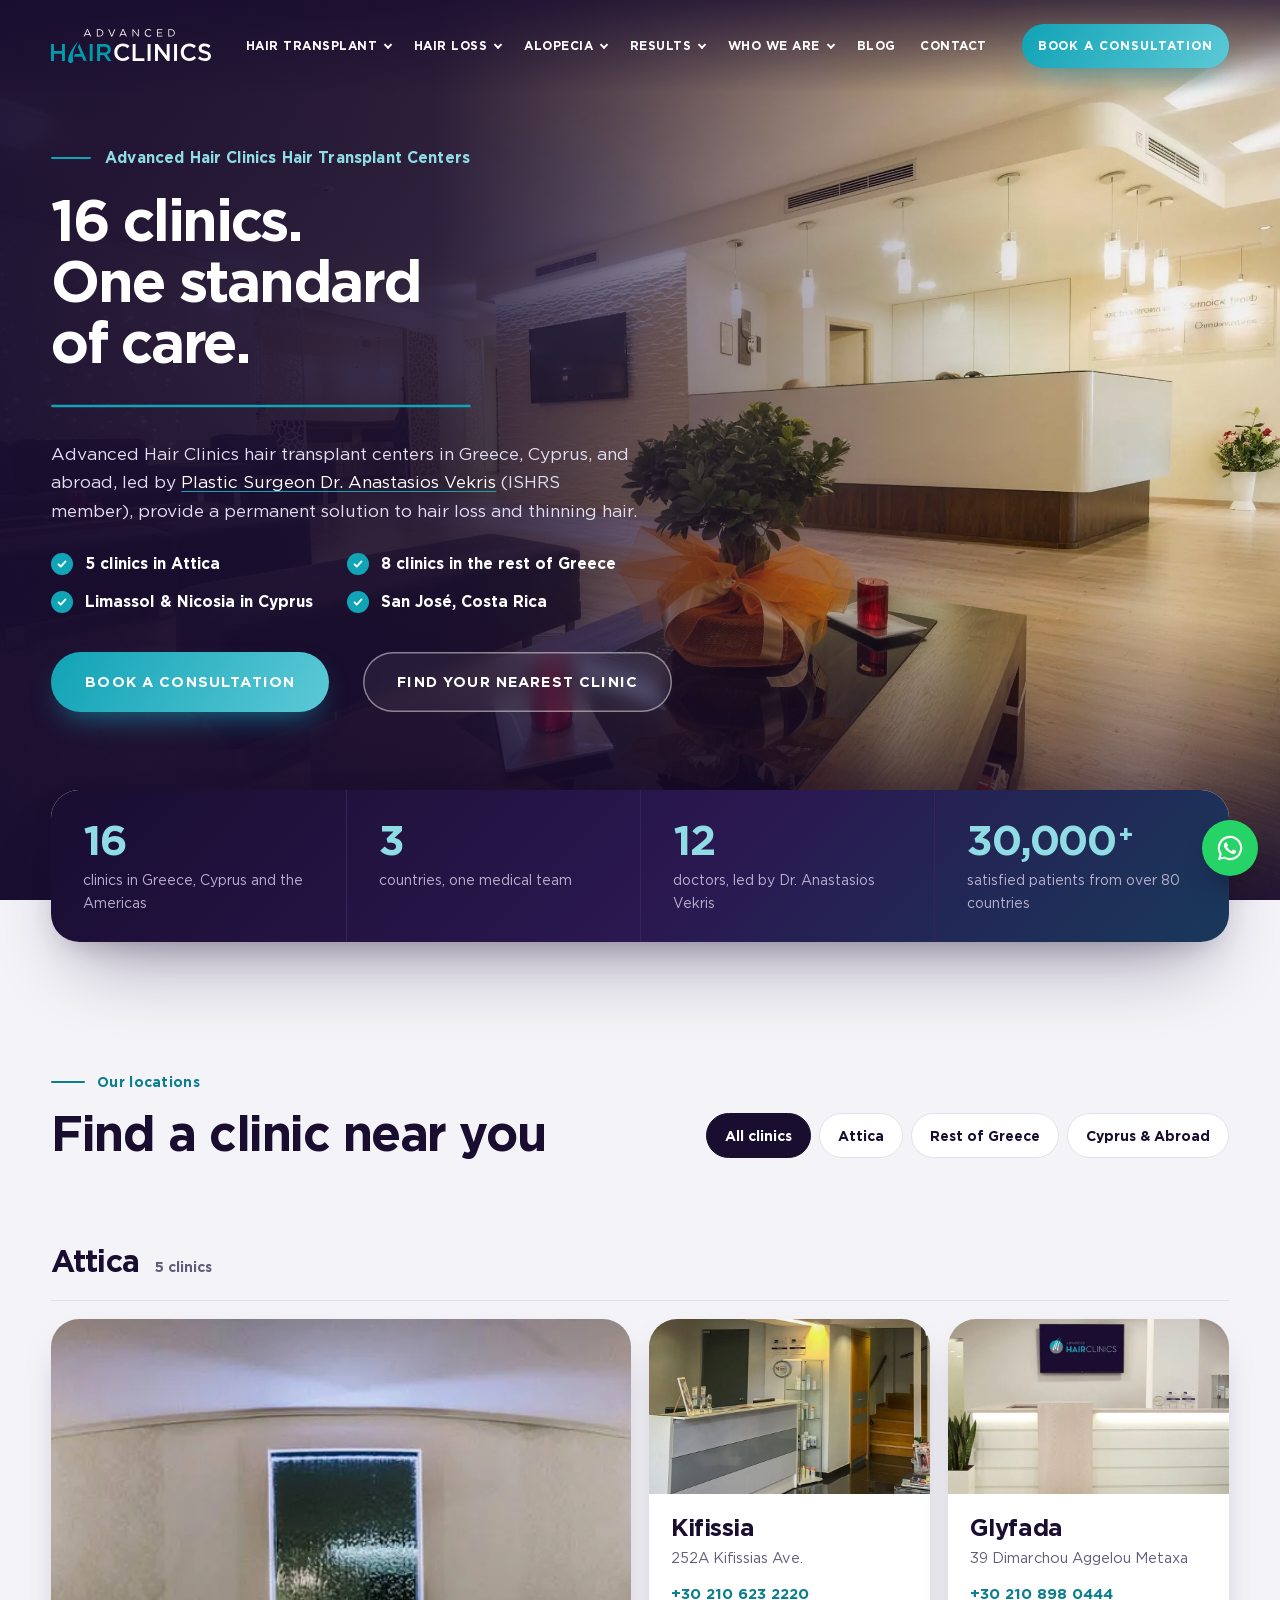
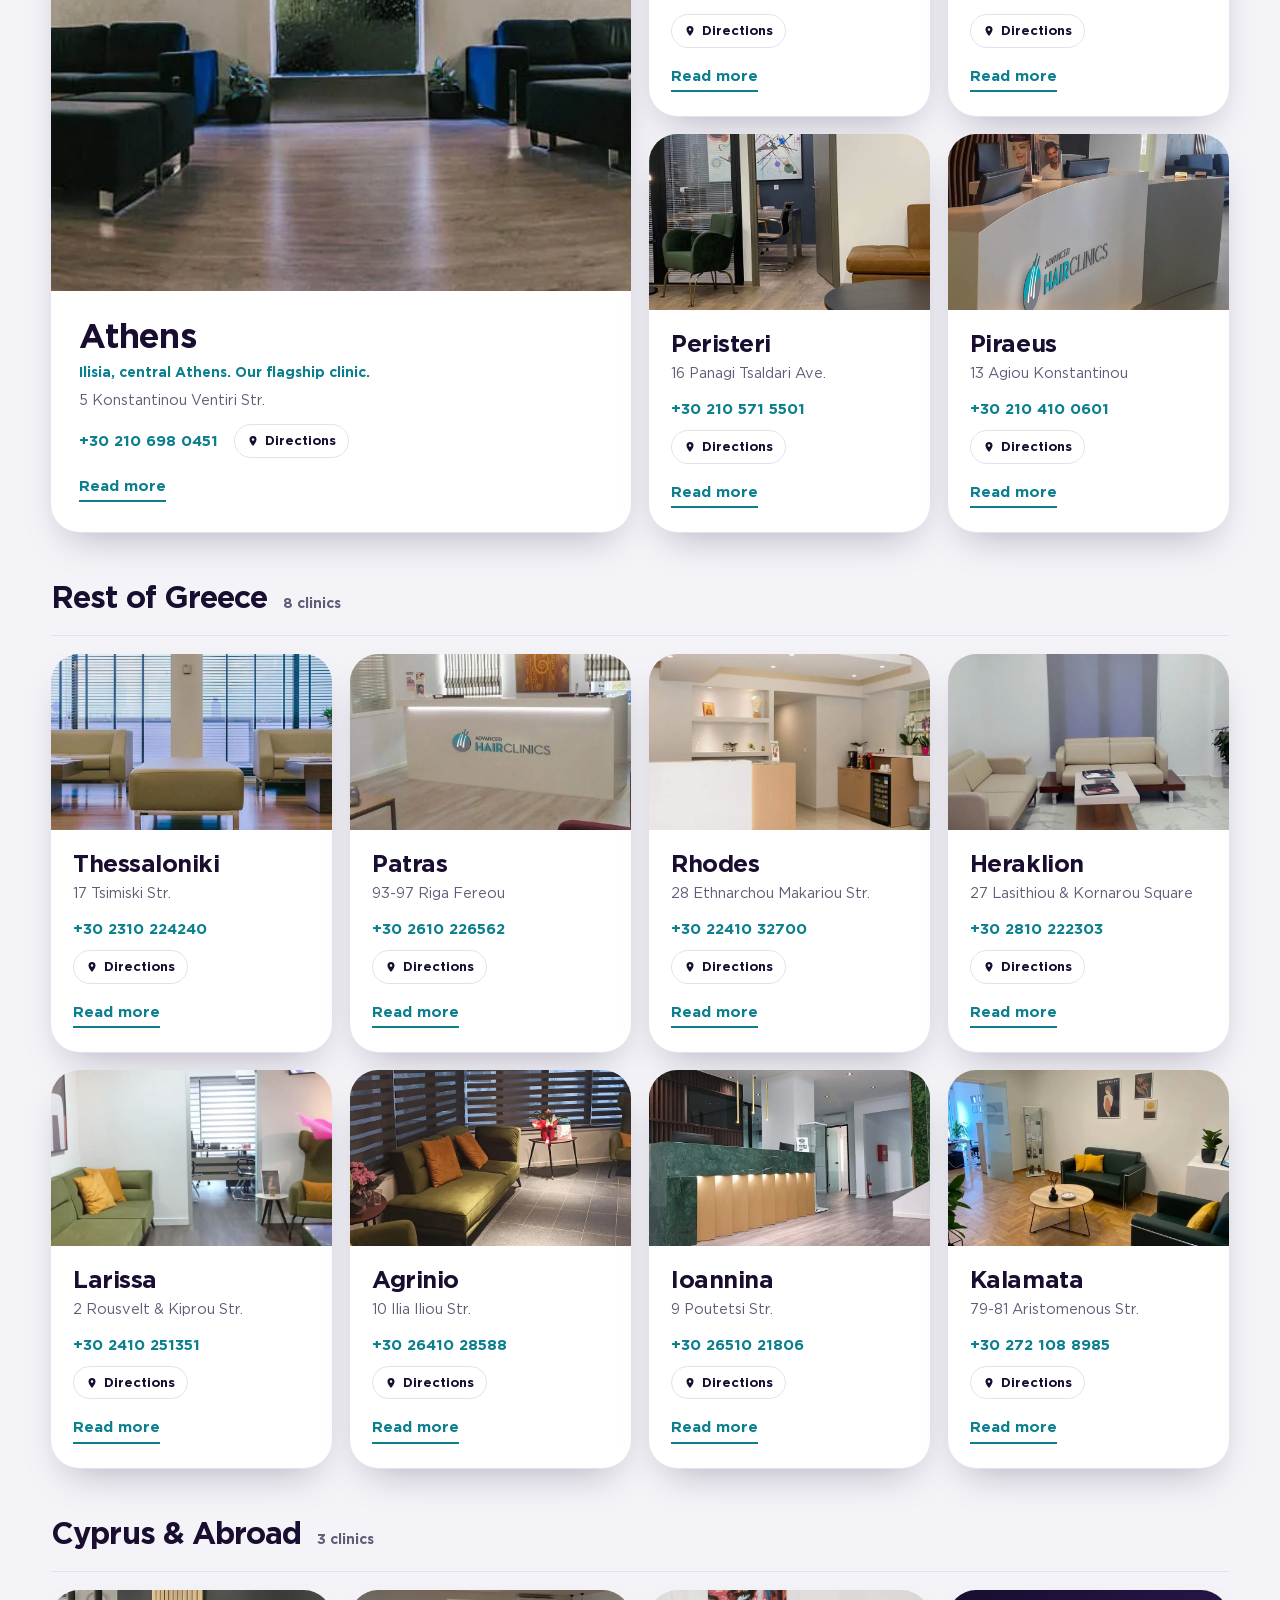
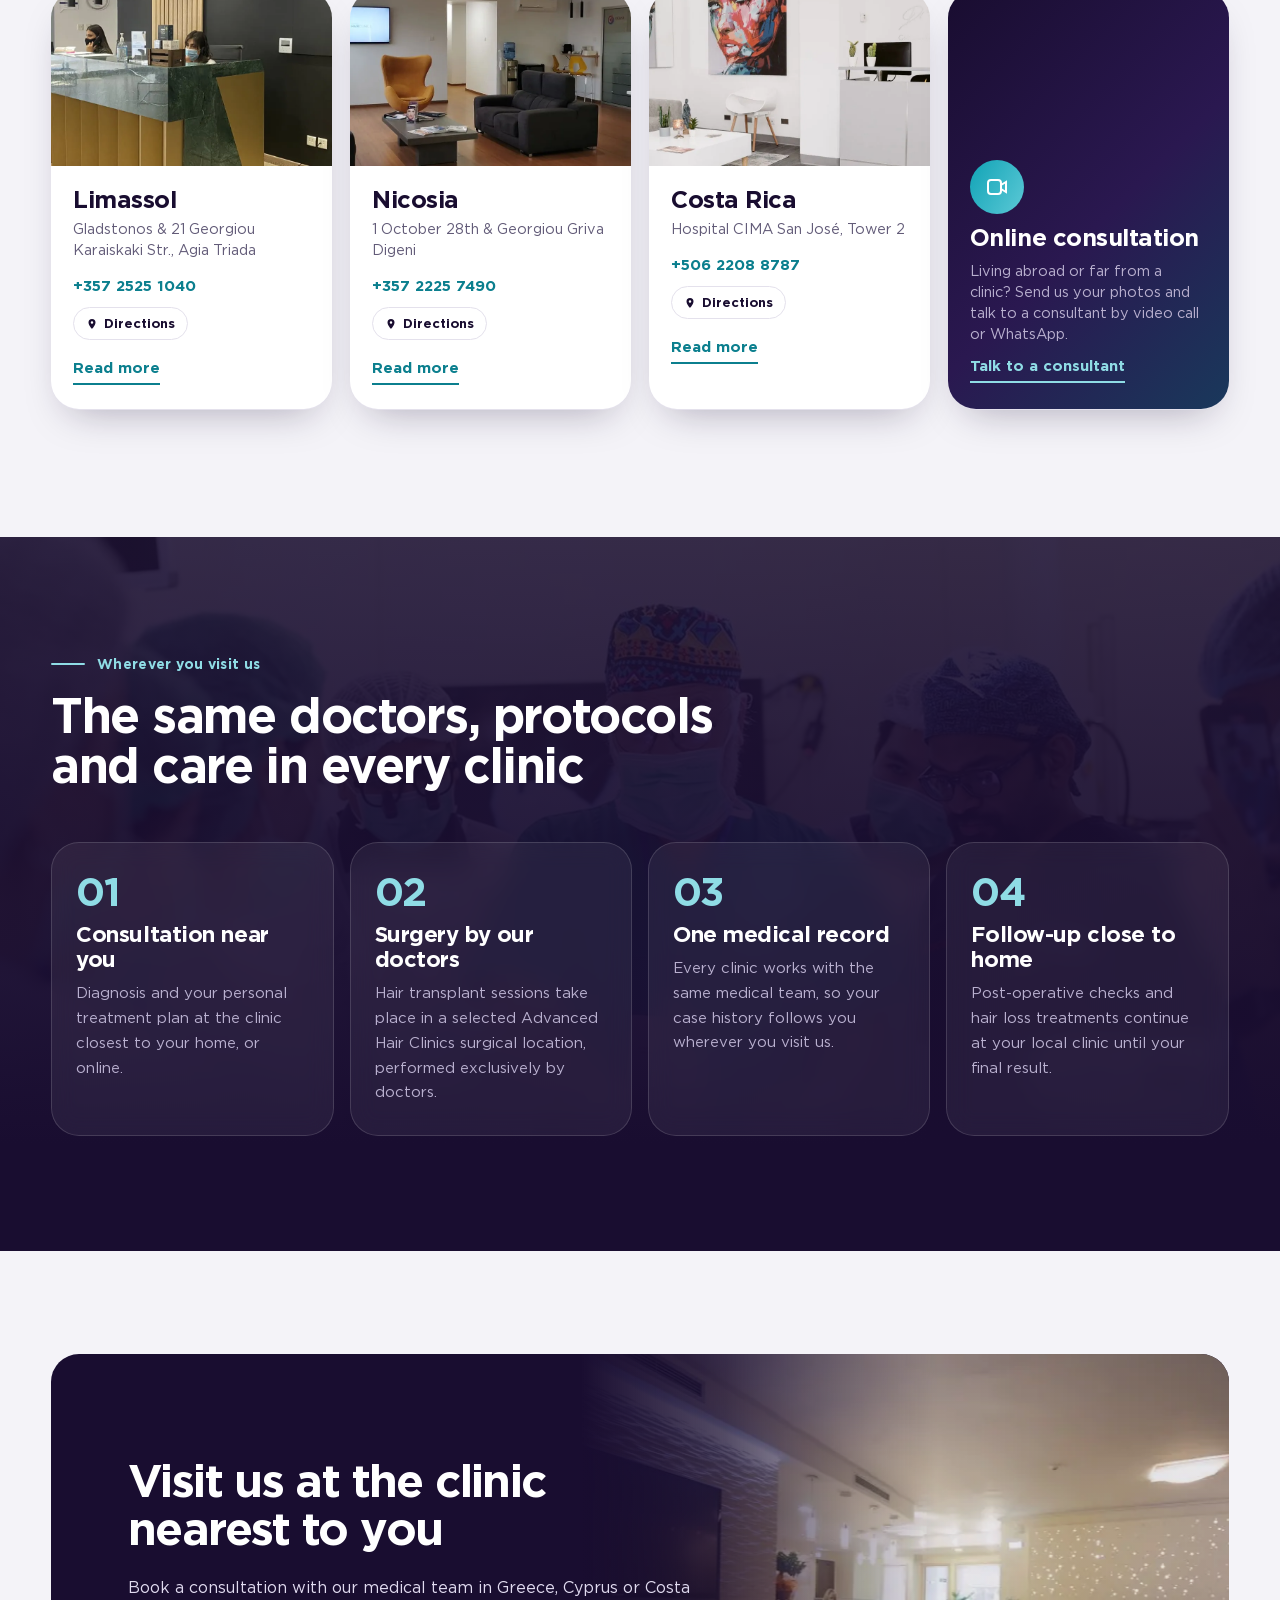
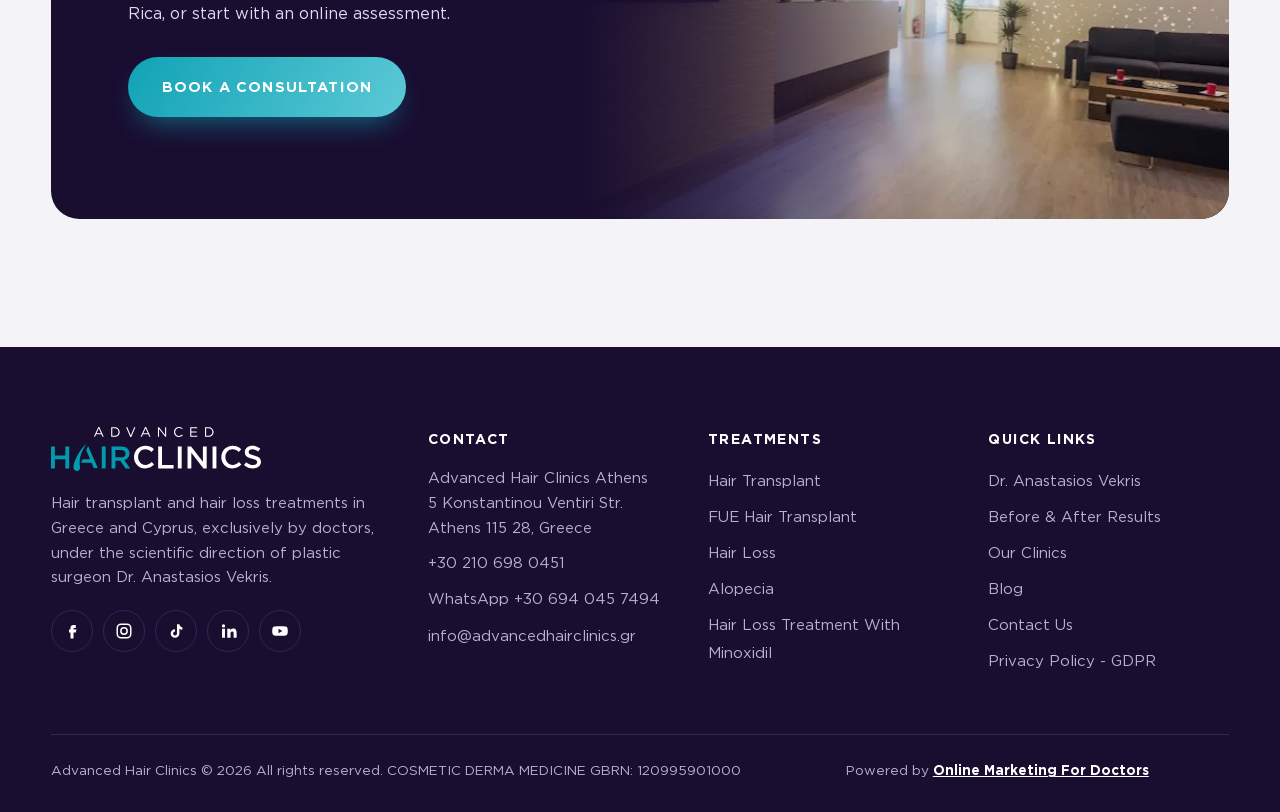
<file: hair-transplant-clinics/index.html>
<!doctype html>
<html lang="en">
<head>
<meta charset="utf-8">
<meta name="viewport" content="width=device-width, initial-scale=1">
<meta name="robots" content="noindex, nofollow">
<title>Our Hair Transplant Clinics | Greece, Cyprus &amp; Costa Rica</title>
<meta name="description" content="Advanced Hair Clinics locations across Greece, Cyprus &amp; Costa Rica: Athens, Thessaloniki, Crete, Rhodes, Nicosia, Limassol &amp; more. Find your nearest clinic.">
<meta name="theme-color" content="#190D30">
<link rel="icon" href="/assets/img/favicon.png">
<link rel="preload" href="/assets/fonts/ahc-regular.woff2" as="font" type="font/woff2" crossorigin>
<link rel="preload" href="/assets/fonts/ahc-bold.woff2" as="font" type="font/woff2" crossorigin>
<link rel="preload" as="image" href="/assets/img/clinics/hero.webp">
<link rel="stylesheet" href="/assets/css/style.css">
<link rel="stylesheet" href="/assets/css/about.css">
<link rel="stylesheet" href="/assets/css/pages.css">
</head>
<body class="page-about page-clinics">
<a class="skip" href="#main">Skip to main content</a>

<!-- ============ HEADER ============ -->
<header class="site-header" id="top">
  <div class="header-inner">
    <a class="brand" href="/" aria-label="Advanced Hair Clinics home">
      <img src="/assets/img/logo-light.svg" alt="Advanced Hair Clinics" width="190" height="40">
    </a>
    <button class="btn btn-teal header-book-mobile" type="button">Book a consultation</button>

    <nav class="main-nav" aria-label="Main">
      <ul>
        <li class="has-mega"><button type="button" class="mm-top" data-g="transplant" aria-expanded="false" aria-controls="mega">Hair Transplant</button></li>
        <li class="has-mega"><button type="button" class="mm-top" data-g="loss" aria-expanded="false" aria-controls="mega">Hair Loss</button></li>
        <li class="has-mega"><button type="button" class="mm-top" data-g="alopecia" aria-expanded="false" aria-controls="mega">Alopecia</button></li>
        <li class="has-mega"><button type="button" class="mm-top" data-g="results" aria-expanded="false" aria-controls="mega">Results</button></li>
        <li class="has-mega"><button type="button" class="mm-top" data-g="about" aria-expanded="false" aria-controls="mega">Who We Are</button></li>
        <li><a href="/blog/">Blog</a></li>
        <li><a href="/contact-us/">Contact</a></li>
      </ul>
    </nav>

    <div class="header-actions">
      <a class="header-phone" href="tel:+302106980451">
        <span class="header-phone-label">Call us now</span>
        <span class="header-phone-number">+30 210 698 0451</span>
      </a>
      <button class="btn btn-teal header-book" type="button">Book a consultation</button>
      <a class="icon-btn phone-icon" href="tel:+302106980451" aria-label="Call +30 210 698 0451">
        <svg viewBox="0 0 24 24" aria-hidden="true"><path d="M6.6 10.8a15.1 15.1 0 0 0 6.6 6.6l2.2-2.2a1 1 0 0 1 1-.25 11.4 11.4 0 0 0 3.6.57 1 1 0 0 1 1 1V20a1 1 0 0 1-1 1A17 17 0 0 1 3 4a1 1 0 0 1 1-1h3.5a1 1 0 0 1 1 1c0 1.25.2 2.45.57 3.57a1 1 0 0 1-.25 1z"/></svg>
      </a>
      <button class="icon-btn menu-toggle" type="button" aria-label="Open menu" aria-expanded="false" aria-controls="mobile-menu">
        <span></span><span></span><span></span>
      </button>
    </div>
  </div>
  <div class="mega" id="mega" hidden>
    <div class="mega-inner">
      <div class="mega-col">
        <div class="mm-group" data-g="about">
          <p class="mm-h"><a href="/who-we-are/">Who We Are</a></p>
          <ul><li><a href="/who-we-are/">Who We Are</a></li><li><a href="/doctors/">Our Doctors</a></li><li><a href="/hair-transplant-clinics/">Our Clinics</a></li><li><a href="/consultants-hair-transplant-hair-loss/">Consultants</a></li></ul>
        </div>
        <div class="mm-group mm-solo">
          <p class="mm-h"><a href="/blog/">Blog - Articles</a></p>
          <p class="mm-h"><a href="/contact-us/">Contact Us</a></p>
        </div>
      </div>
      <div class="mega-col">
        <div class="mm-group" data-g="loss">
          <p class="mm-h"><a href="/hair-loss/">Hair Loss</a></p>
          <ul><li><a href="/hair-loss/">Hair Loss</a></li><li><span class="mm-off" aria-disabled="true" title="Coming soon">Male Hair Loss</span></li><li><span class="mm-off" aria-disabled="true" title="Coming soon">Female Hair Loss</span></li><li><span class="mm-off" aria-disabled="true" title="Coming soon">Tricopat Hair Loss Treatment</span></li><li><span class="mm-off" aria-disabled="true" title="Coming soon">Hair Loss Treatment With Autologous Growth Factors</span></li><li><span class="mm-off" aria-disabled="true" title="Coming soon">Hair Loss Treatment With Minoxidil</span></li><li><span class="mm-off" aria-disabled="true" title="Coming soon">Scalp Micropigmentation</span></li></ul>
        </div>
        <div class="mm-group" data-g="alopecia">
          <p class="mm-h"><a href="/alopecia/">Alopecia</a></p>
          <ul><li><a href="/alopecia/">Alopecia</a></li><li><span class="mm-off" aria-disabled="true" title="Coming soon">Androgenetic Alopecia</span></li><li><span class="mm-off" aria-disabled="true" title="Coming soon">Alopecia Areata</span></li><li><span class="mm-off" aria-disabled="true" title="Coming soon">Diffuse Alopecia</span></li><li><span class="mm-off" aria-disabled="true" title="Coming soon">Cicatricial Alopecia</span></li><li><span class="mm-off" aria-disabled="true" title="Coming soon">Hair Loss DNA Test</span></li></ul>
        </div>
      </div>
      <div class="mega-col">
        <div class="mm-group" data-g="transplant">
          <p class="mm-h"><a href="/hair-transplant/">Hair Transplant</a></p>
          <ul><li><a href="/hair-transplant/">Hair Transplant</a></li><li><a href="/fue-hair-transplant/">FUE Hair Transplant</a></li><li><a href="/vip-hair-transplant/">VIP Hair Transplant by Dr Vekris</a></li><li><span class="mm-off" aria-disabled="true" title="Coming soon">FUE Beard Transplant</span></li><li><span class="mm-off" aria-disabled="true" title="Coming soon">FUE Eyebrow Transplant</span></li><li><span class="mm-off" aria-disabled="true" title="Coming soon">Leukotrichia</span></li><li><span class="mm-off" aria-disabled="true" title="Coming soon">FUT Strip Hair Transplant</span></li><li><span class="mm-off" aria-disabled="true" title="Coming soon">FUT Strip Scars Restoration</span></li><li><span class="mm-off" aria-disabled="true" title="Coming soon">Unshaven FUE Hair Transplant</span></li><li><span class="mm-off" aria-disabled="true" title="Coming soon">Hair Transplant in Women</span></li><li><span class="mm-off" aria-disabled="true" title="Coming soon">Hair Transplant Timeline Month by Month</span></li></ul>
        </div>
        <div class="mm-group" data-g="results">
          <p class="mm-h"><a href="/before-after-results/">Before-After Results</a></p>
          <ul><li><a href="/before-after-results/#fue-hair-transplant">Hair Transplant Results</a></li><li><a href="/before-after-results/#eyebrow-transplant">Eyebrow Transplant Results</a></li><li><a href="/before-after-results/#beard-transplant">Beard Transplant Results</a></li><li><a href="/before-after-results/#unshaven-fue-hair-transplant">Unshaven Hair Transplant Results</a></li><li><a href="/before-after-results/#autologous-hair-mesotherapy">Autologous Hair Mesotherapy Results</a></li><li><a href="/before-after-results/#scalp-micropigmentation">Scalp Micropigmentation Results</a></li></ul>
        </div>
      </div>
      <div class="mega-cards">
        <a class="mega-card" href="/plastic-surgeon-dr-anastasios-vekris/">
          <img src="/assets/img/about/doctors/anastasios-vekris.webp" alt="" width="720" height="720" loading="lazy">
          <span class="mc-k">Scientific Director</span>
          <span class="mc-t">Dr. Anastasios Vekris</span>
          <span class="mc-p">Plastic surgeon and President of the FUE Europe Society.</span>
          <span class="text-link light">Meet Dr. Vekris</span>
        </a>
        <a class="mega-card mega-card-vip" href="/vip-hair-transplant/">
          <img src="/assets/img/gen/surgery-card.webp" alt="" width="600" height="737" loading="lazy">
          <span class="mc-k">Vekris Signature</span>
          <span class="mc-t">VIP Hair Transplant</span>
          <span class="mc-p">Performed by Dr. Vekris himself, in complete confidence.</span>
          <span class="text-link light">Discover VIP</span>
        </a>
      </div>
    </div>
  </div>
</header>

<!-- Mobile menu -->
<div class="mobile-menu" id="mobile-menu" hidden>
  <nav aria-label="Mobile">
    <details>
      <summary>Who We Are</summary>
      <a href="/who-we-are/">Who We Are</a><a href="/doctors/">Our Doctors</a><a href="/hair-transplant-clinics/">Our Clinics</a><a href="/consultants-hair-transplant-hair-loss/">Consultants</a>
    </details>
    <details>
      <summary>Hair Transplant</summary>
      <a href="/hair-transplant/">Hair Transplant</a><a href="/fue-hair-transplant/">FUE Hair Transplant</a><a href="/vip-hair-transplant/">VIP Hair Transplant by Dr Vekris</a><span class="mm-off" aria-disabled="true" title="Coming soon">FUE Beard Transplant</span><span class="mm-off" aria-disabled="true" title="Coming soon">FUE Eyebrow Transplant</span><span class="mm-off" aria-disabled="true" title="Coming soon">Leukotrichia</span><span class="mm-off" aria-disabled="true" title="Coming soon">FUT Strip Hair Transplant</span><span class="mm-off" aria-disabled="true" title="Coming soon">FUT Strip Scars Restoration</span><span class="mm-off" aria-disabled="true" title="Coming soon">Unshaven FUE Hair Transplant</span><span class="mm-off" aria-disabled="true" title="Coming soon">Hair Transplant in Women</span><span class="mm-off" aria-disabled="true" title="Coming soon">Hair Transplant Timeline Month by Month</span>
    </details>
    <details>
      <summary>Hair Loss</summary>
      <a href="/hair-loss/">Hair Loss</a><span class="mm-off" aria-disabled="true" title="Coming soon">Male Hair Loss</span><span class="mm-off" aria-disabled="true" title="Coming soon">Female Hair Loss</span><span class="mm-off" aria-disabled="true" title="Coming soon">Tricopat Hair Loss Treatment</span><span class="mm-off" aria-disabled="true" title="Coming soon">Hair Loss Treatment With Autologous Growth Factors</span><span class="mm-off" aria-disabled="true" title="Coming soon">Hair Loss Treatment With Minoxidil</span><span class="mm-off" aria-disabled="true" title="Coming soon">Scalp Micropigmentation</span>
    </details>
    <details>
      <summary>Alopecia</summary>
      <a href="/alopecia/">Alopecia</a><span class="mm-off" aria-disabled="true" title="Coming soon">Androgenetic Alopecia</span><span class="mm-off" aria-disabled="true" title="Coming soon">Alopecia Areata</span><span class="mm-off" aria-disabled="true" title="Coming soon">Diffuse Alopecia</span><span class="mm-off" aria-disabled="true" title="Coming soon">Cicatricial Alopecia</span><span class="mm-off" aria-disabled="true" title="Coming soon">Hair Loss DNA Test</span>
    </details>
    <details>
      <summary>Before-After Results</summary>
      <a href="/before-after-results/#fue-hair-transplant">Hair Transplant Results</a><a href="/before-after-results/#eyebrow-transplant">Eyebrow Transplant Results</a><a href="/before-after-results/#beard-transplant">Beard Transplant Results</a><a href="/before-after-results/#unshaven-fue-hair-transplant">Unshaven Hair Transplant Results</a><a href="/before-after-results/#autologous-hair-mesotherapy">Autologous Hair Mesotherapy Results</a><a href="/before-after-results/#scalp-micropigmentation">Scalp Micropigmentation Results</a>
    </details>
    <a href="/plastic-surgeon-dr-anastasios-vekris/">Dr Vekris</a>
    <a href="/blog/">Blog</a>
    <a href="/contact-us/">Contact</a>
  </nav>
  <div class="mobile-menu-foot">
    <a class="header-phone" href="tel:+302106980451">
      <span class="header-phone-label">Call us now</span>
      <span class="header-phone-number">+30 210 698 0451</span>
    </a>
    <button class="btn btn-teal" type="button">Book a consultation</button>
  </div>
</div>

<main id="main">

<!-- ============ HERO ============ -->
<section class="hero hero-about hero-clinics" aria-label="Introduction">
  <img class="hero-img" src="/assets/img/clinics/hero.webp" alt="Reception and waiting lounge of the Advanced Hair Clinics hair transplant center in Athens" width="2400" height="1603" fetchpriority="high">
  <div class="hero-shade" aria-hidden="true"></div>

  <div class="hero-content">
    <h1 class="hero-eyebrow">Advanced Hair Clinics Hair Transplant Centers</h1>
    <p class="hero-title">
      <span class="line"><span>16 clinics.</span></span>
      <span class="line"><span>One standard</span></span>
      <span class="line"><span>of care.</span></span>
    </p>
    <svg class="hairline hero-hairline" viewBox="0 0 600 4" preserveAspectRatio="none" aria-hidden="true">
      <path d="M2 2 H598"/>
    </svg>
    <p class="hero-sub">Advanced Hair Clinics hair transplant centers in Greece, Cyprus, and abroad, led by <a href="/plastic-surgeon-dr-anastasios-vekris/">Plastic Surgeon Dr. Anastasios Vekris</a> (ISHRS member), provide a permanent solution to hair loss and thinning hair.</p>
    <ul class="hero-points">
      <li>5 clinics in Attica</li>
      <li>8 clinics in the rest of Greece</li>
      <li>Limassol &amp; Nicosia in Cyprus</li>
      <li>San José, Costa Rica</li>
    </ul>
    <div class="hero-cta">
      <button class="btn btn-teal btn-lg" type="button">Book a consultation</button>
      <a class="btn btn-ghost btn-lg" href="#locations">Find your nearest clinic</a>
    </div>
  </div>
</section>

<!-- ============ NETWORK STATS ============ -->
<section class="authority net" aria-label="Our network in numbers">
  <div class="authority-card net-card">
    <dl class="authority-stats">
      <div><dt><span data-count="16">16</span></dt><dd>clinics in Greece, Cyprus and the Americas</dd></div>
      <div><dt><span data-count="3">3</span></dt><dd>countries, one medical team</dd></div>
      <div><dt><span data-count="12">12</span></dt><dd>doctors, led by Dr. Anastasios Vekris</dd></div>
      <div><dt><span data-count="30000">30,000</span><small>+</small></dt><dd>satisfied patients from over 80 countries</dd></div>
    </dl>
  </div>
</section>

<!-- ============ LOCATIONS ============ -->
<section class="locations" id="locations" aria-labelledby="loc-title">
  <div class="loc-head">
    <div>
      <p class="kicker">Our locations</p>
      <h2 id="loc-title" class="h2">Find a clinic near you</h2>
    </div>
    <div class="loc-filter" role="group" aria-label="Filter by region">
      <button type="button" aria-pressed="true" data-r="all">All clinics</button>
      <button type="button" aria-pressed="false" data-r="attica">Attica</button>
      <button type="button" aria-pressed="false" data-r="greece">Rest of Greece</button>
      <button type="button" aria-pressed="false" data-r="abroad">Cyprus &amp; Abroad</button>
    </div>
  </div>
  <div class="region" data-r="attica">
    <div class="region-title"><h2>Attica</h2><span>5 clinics</span></div>
    <ul class="loc-grid">
      <li class="loc loc-feature">
        <a class="loc-img" href="/fue-hair-transplant-athens-greece/" tabindex="-1" aria-hidden="true"><img src="/assets/img/clinics/athens.webp" alt="" loading="lazy" width="800" height="500"></a>
        <div class="loc-body">
          <h2 class="loc-city"><a href="/fue-hair-transplant-athens-greece/">Athens</a></h2>
          <p class="loc-note">Ilisia, central Athens. Our flagship clinic.</p>
          <p class="loc-addr">5 Konstantinou Ventiri Str.</p>
          <div class="loc-actions">
            <a class="loc-tel" href="tel:+302106980451">+30 210 698 0451</a>
            <a class="loc-dir" href="https://www.google.com/maps/search/?api=1&amp;query=Advanced+Hair+Clinics+5+Konstantinou+Ventiri+Str.+Athens" target="_blank" rel="noopener">Directions</a>
          </div>
          <a class="text-link" href="/fue-hair-transplant-athens-greece/">Read more</a>
        </div>
      </li>
      <li class="loc">
        <a class="loc-img" href="/fue-hair-transplant-kifissia-greece/" tabindex="-1" aria-hidden="true"><img src="/assets/img/clinics/kifissia.webp" alt="" loading="lazy" width="800" height="500"></a>
        <div class="loc-body">
          <h2 class="loc-city"><a href="/fue-hair-transplant-kifissia-greece/">Kifissia</a></h2>
          
          <p class="loc-addr">252A Kifissias Ave.</p>
          <div class="loc-actions">
            <a class="loc-tel" href="tel:+302106232220">+30 210 623 2220</a>
            <a class="loc-dir" href="https://www.google.com/maps/search/?api=1&amp;query=Advanced+Hair+Clinics+252A+Kifissias+Ave.+Kifissia" target="_blank" rel="noopener">Directions</a>
          </div>
          <a class="text-link" href="/fue-hair-transplant-kifissia-greece/">Read more</a>
        </div>
      </li>
      <li class="loc">
        <a class="loc-img" href="/fue-hair-transplant-glyfada-greece/" tabindex="-1" aria-hidden="true"><img src="/assets/img/clinics/glyfada.webp" alt="" loading="lazy" width="800" height="500"></a>
        <div class="loc-body">
          <h2 class="loc-city"><a href="/fue-hair-transplant-glyfada-greece/">Glyfada</a></h2>
          
          <p class="loc-addr">39 Dimarchou Aggelou Metaxa</p>
          <div class="loc-actions">
            <a class="loc-tel" href="tel:+302108980444">+30 210 898 0444</a>
            <a class="loc-dir" href="https://www.google.com/maps/search/?api=1&amp;query=Advanced+Hair+Clinics+39+Dimarchou+Aggelou+Metaxa+Glyfada" target="_blank" rel="noopener">Directions</a>
          </div>
          <a class="text-link" href="/fue-hair-transplant-glyfada-greece/">Read more</a>
        </div>
      </li>
      <li class="loc">
        <a class="loc-img" href="/fue-hair-transplant-peristeri-greece/" tabindex="-1" aria-hidden="true"><img src="/assets/img/clinics/peristeri.webp" alt="" loading="lazy" width="800" height="500"></a>
        <div class="loc-body">
          <h2 class="loc-city"><a href="/fue-hair-transplant-peristeri-greece/">Peristeri</a></h2>
          
          <p class="loc-addr">16 Panagi Tsaldari Ave.</p>
          <div class="loc-actions">
            <a class="loc-tel" href="tel:+302105715501">+30 210 571 5501</a>
            <a class="loc-dir" href="https://www.google.com/maps/search/?api=1&amp;query=Advanced+Hair+Clinics+16+Panagi+Tsaldari+Ave.+Peristeri" target="_blank" rel="noopener">Directions</a>
          </div>
          <a class="text-link" href="/fue-hair-transplant-peristeri-greece/">Read more</a>
        </div>
      </li>
      <li class="loc">
        <a class="loc-img" href="/fue-hair-transplant-piraeus-greece/" tabindex="-1" aria-hidden="true"><img src="/assets/img/clinics/piraeus.webp" alt="" loading="lazy" width="800" height="500"></a>
        <div class="loc-body">
          <h2 class="loc-city"><a href="/fue-hair-transplant-piraeus-greece/">Piraeus</a></h2>
          
          <p class="loc-addr">13 Agiou Konstantinou</p>
          <div class="loc-actions">
            <a class="loc-tel" href="tel:+302104100601">+30 210 410 0601</a>
            <a class="loc-dir" href="https://www.google.com/maps/search/?api=1&amp;query=Advanced+Hair+Clinics+13+Agiou+Konstantinou+Piraeus" target="_blank" rel="noopener">Directions</a>
          </div>
          <a class="text-link" href="/fue-hair-transplant-piraeus-greece/">Read more</a>
        </div>
      </li>
    </ul>
  </div>
  <div class="region" data-r="greece">
    <div class="region-title"><h2>Rest of Greece</h2><span>8 clinics</span></div>
    <ul class="loc-grid">
      <li class="loc">
        <a class="loc-img" href="/fue-hair-transplant-thessaloniki-greece/" tabindex="-1" aria-hidden="true"><img src="/assets/img/clinics/thessaloniki.webp" alt="" loading="lazy" width="800" height="500"></a>
        <div class="loc-body">
          <h2 class="loc-city"><a href="/fue-hair-transplant-thessaloniki-greece/">Thessaloniki</a></h2>
          
          <p class="loc-addr">17 Tsimiski Str.</p>
          <div class="loc-actions">
            <a class="loc-tel" href="tel:+302310224240">+30 2310 224240</a>
            <a class="loc-dir" href="https://www.google.com/maps/search/?api=1&amp;query=Advanced+Hair+Clinics+17+Tsimiski+Str.+Thessaloniki" target="_blank" rel="noopener">Directions</a>
          </div>
          <a class="text-link" href="/fue-hair-transplant-thessaloniki-greece/">Read more</a>
        </div>
      </li>
      <li class="loc">
        <a class="loc-img" href="/fue-hair-transplant-patras-greece/" tabindex="-1" aria-hidden="true"><img src="/assets/img/clinics/patras.webp" alt="" loading="lazy" width="800" height="500"></a>
        <div class="loc-body">
          <h2 class="loc-city"><a href="/fue-hair-transplant-patras-greece/">Patras</a></h2>
          
          <p class="loc-addr">93-97 Riga Fereou</p>
          <div class="loc-actions">
            <a class="loc-tel" href="tel:+302610226562">+30 2610 226562</a>
            <a class="loc-dir" href="https://www.google.com/maps/search/?api=1&amp;query=Advanced+Hair+Clinics+93-97+Riga+Fereou+Patras" target="_blank" rel="noopener">Directions</a>
          </div>
          <a class="text-link" href="/fue-hair-transplant-patras-greece/">Read more</a>
        </div>
      </li>
      <li class="loc">
        <a class="loc-img" href="/fue-hair-transplant-rhodes-greece/" tabindex="-1" aria-hidden="true"><img src="/assets/img/clinics/rhodes.webp" alt="" loading="lazy" width="800" height="500"></a>
        <div class="loc-body">
          <h2 class="loc-city"><a href="/fue-hair-transplant-rhodes-greece/">Rhodes</a></h2>
          
          <p class="loc-addr">28 Ethnarchou Makariou Str.</p>
          <div class="loc-actions">
            <a class="loc-tel" href="tel:+302241032700">+30 22410 32700</a>
            <a class="loc-dir" href="https://www.google.com/maps/search/?api=1&amp;query=Advanced+Hair+Clinics+28+Ethnarchou+Makariou+Str.+Rhodes" target="_blank" rel="noopener">Directions</a>
          </div>
          <a class="text-link" href="/fue-hair-transplant-rhodes-greece/">Read more</a>
        </div>
      </li>
      <li class="loc">
        <a class="loc-img" href="/fue-hair-transplant-crete-greece/" tabindex="-1" aria-hidden="true"><img src="/assets/img/clinics/heraklion.webp" alt="" loading="lazy" width="800" height="500"></a>
        <div class="loc-body">
          <h2 class="loc-city"><a href="/fue-hair-transplant-crete-greece/">Heraklion</a></h2>
          
          <p class="loc-addr">27 Lasithiou &amp; Kornarou Square</p>
          <div class="loc-actions">
            <a class="loc-tel" href="tel:+302810222303">+30 2810 222303</a>
            <a class="loc-dir" href="https://www.google.com/maps/search/?api=1&amp;query=Advanced+Hair+Clinics+27+Lasithiou+%26+Kornarou+Square+Heraklion" target="_blank" rel="noopener">Directions</a>
          </div>
          <a class="text-link" href="/fue-hair-transplant-crete-greece/">Read more</a>
        </div>
      </li>
      <li class="loc">
        <a class="loc-img" href="/fue-hair-transplant-larissa-greece/" tabindex="-1" aria-hidden="true"><img src="/assets/img/clinics/larissa.webp" alt="" loading="lazy" width="800" height="500"></a>
        <div class="loc-body">
          <h2 class="loc-city"><a href="/fue-hair-transplant-larissa-greece/">Larissa</a></h2>
          
          <p class="loc-addr">2 Rousvelt &amp; Kiprou Str.</p>
          <div class="loc-actions">
            <a class="loc-tel" href="tel:+302410251351">+30 2410 251351</a>
            <a class="loc-dir" href="https://www.google.com/maps/search/?api=1&amp;query=Advanced+Hair+Clinics+2+Rousvelt+%26+Kiprou+Str.+Larissa" target="_blank" rel="noopener">Directions</a>
          </div>
          <a class="text-link" href="/fue-hair-transplant-larissa-greece/">Read more</a>
        </div>
      </li>
      <li class="loc">
        <a class="loc-img" href="/fue-hair-transplant-agrinio-greece/" tabindex="-1" aria-hidden="true"><img src="/assets/img/clinics/agrinio.webp" alt="" loading="lazy" width="800" height="500"></a>
        <div class="loc-body">
          <h2 class="loc-city"><a href="/fue-hair-transplant-agrinio-greece/">Agrinio</a></h2>
          
          <p class="loc-addr">10 Ilia Iliou Str.</p>
          <div class="loc-actions">
            <a class="loc-tel" href="tel:+302641028588">+30 26410 28588</a>
            <a class="loc-dir" href="https://www.google.com/maps/search/?api=1&amp;query=Advanced+Hair+Clinics+10+Ilia+Iliou+Str.+Agrinio" target="_blank" rel="noopener">Directions</a>
          </div>
          <a class="text-link" href="/fue-hair-transplant-agrinio-greece/">Read more</a>
        </div>
      </li>
      <li class="loc">
        <a class="loc-img" href="/fue-hair-transplant-ioannina-greece/" tabindex="-1" aria-hidden="true"><img src="/assets/img/clinics/ioannina.webp" alt="" loading="lazy" width="800" height="500"></a>
        <div class="loc-body">
          <h2 class="loc-city"><a href="/fue-hair-transplant-ioannina-greece/">Ioannina</a></h2>
          
          <p class="loc-addr">9 Poutetsi Str.</p>
          <div class="loc-actions">
            <a class="loc-tel" href="tel:+302651021806">+30 26510 21806</a>
            <a class="loc-dir" href="https://www.google.com/maps/search/?api=1&amp;query=Advanced+Hair+Clinics+9+Poutetsi+Str.+Ioannina" target="_blank" rel="noopener">Directions</a>
          </div>
          <a class="text-link" href="/fue-hair-transplant-ioannina-greece/">Read more</a>
        </div>
      </li>
      <li class="loc">
        <a class="loc-img" href="/fue-hair-transplant-kalamata-greece/" tabindex="-1" aria-hidden="true"><img src="/assets/img/clinics/kalamata.webp" alt="" loading="lazy" width="800" height="500"></a>
        <div class="loc-body">
          <h2 class="loc-city"><a href="/fue-hair-transplant-kalamata-greece/">Kalamata</a></h2>
          
          <p class="loc-addr">79-81 Aristomenous Str.</p>
          <div class="loc-actions">
            <a class="loc-tel" href="tel:+302721088985">+30 272 108 8985</a>
            <a class="loc-dir" href="https://www.google.com/maps/search/?api=1&amp;query=Advanced+Hair+Clinics+79-81+Aristomenous+Str.+Kalamata" target="_blank" rel="noopener">Directions</a>
          </div>
          <a class="text-link" href="/fue-hair-transplant-kalamata-greece/">Read more</a>
        </div>
      </li>
    </ul>
  </div>
  <div class="region" data-r="abroad">
    <div class="region-title"><h2>Cyprus &amp; Abroad</h2><span>3 clinics</span></div>
    <ul class="loc-grid">
      <li class="loc">
        <a class="loc-img" href="/fue-hair-transplant-limassol-cyprus/" tabindex="-1" aria-hidden="true"><img src="/assets/img/clinics/limassol.webp" alt="" loading="lazy" width="800" height="500"></a>
        <div class="loc-body">
          <h2 class="loc-city"><a href="/fue-hair-transplant-limassol-cyprus/">Limassol</a></h2>
          
          <p class="loc-addr">Gladstonos &amp; 21 Georgiou Karaiskaki Str., Agia Triada</p>
          <div class="loc-actions">
            <a class="loc-tel" href="tel:+35725251040">+357 2525 1040</a>
            <a class="loc-dir" href="https://www.google.com/maps/search/?api=1&amp;query=Advanced+Hair+Clinics+Gladstonos+%26+21+Georgiou+Karaiskaki+Str.%2C+Agia+Triada+Limassol" target="_blank" rel="noopener">Directions</a>
          </div>
          <a class="text-link" href="/fue-hair-transplant-limassol-cyprus/">Read more</a>
        </div>
      </li>
      <li class="loc">
        <a class="loc-img" href="/fue-hair-transplant-nicosia-cyprus/" tabindex="-1" aria-hidden="true"><img src="/assets/img/clinics/nicosia.webp" alt="" loading="lazy" width="800" height="500"></a>
        <div class="loc-body">
          <h2 class="loc-city"><a href="/fue-hair-transplant-nicosia-cyprus/">Nicosia</a></h2>
          
          <p class="loc-addr">1 October 28th &amp; Georgiou Griva Digeni</p>
          <div class="loc-actions">
            <a class="loc-tel" href="tel:+35722257490">+357 2225 7490</a>
            <a class="loc-dir" href="https://www.google.com/maps/search/?api=1&amp;query=Advanced+Hair+Clinics+1+October+28th+%26+Georgiou+Griva+Digeni+Nicosia" target="_blank" rel="noopener">Directions</a>
          </div>
          <a class="text-link" href="/fue-hair-transplant-nicosia-cyprus/">Read more</a>
        </div>
      </li>
      <li class="loc">
        <a class="loc-img" href="/fue-hair-transplant-costa-rica-america/" tabindex="-1" aria-hidden="true"><img src="/assets/img/clinics/costa-rica.webp" alt="" loading="lazy" width="800" height="500"></a>
        <div class="loc-body">
          <h2 class="loc-city"><a href="/fue-hair-transplant-costa-rica-america/">Costa Rica</a></h2>
          
          <p class="loc-addr">Hospital CIMA San José, Tower 2</p>
          <div class="loc-actions">
            <a class="loc-tel" href="tel:+50622088787">+506 2208 8787</a>
            <a class="loc-dir" href="https://www.google.com/maps/search/?api=1&amp;query=Advanced+Hair+Clinics+Hospital+CIMA+San+Jos%C3%A9%2C+Tower+2+San+Jos%C3%A9+Costa+Rica" target="_blank" rel="noopener">Directions</a>
          </div>
          <a class="text-link" href="/fue-hair-transplant-costa-rica-america/">Read more</a>
        </div>
      </li>
      <li class="loc loc-online">
        <div class="loc-body">
          <span class="dj-icon" aria-hidden="true"><svg viewBox="0 0 24 24"><rect x="3" y="5" width="13" height="14" rx="3"/><path d="M16 10l5-3v10l-5-3"/></svg></span>
          <h3 class="loc-city">Online consultation</h3>
          <p class="loc-addr">Living abroad or far from a clinic? Send us your photos and talk to a consultant by video call or WhatsApp.</p>
          <a class="text-link light" href="/consultants-hair-transplant-hair-loss/">Talk to a consultant</a>
        </div>
      </li>
    </ul>
  </div>
</section>

<!-- ============ ONE STANDARD ============ -->
<section class="principles" aria-labelledby="principles-title">
  <div class="pr-media" aria-hidden="true"><img src="/assets/img/about/surgery-team.webp" alt="" loading="lazy" width="1600" height="900"></div>
  <div class="pr-inner">
    <div class="pr-head">
      <p class="kicker light">Wherever you visit us</p>
      <h2 id="principles-title" class="h2">The same doctors, protocols and care in every clinic</h2>
    </div>
    <ol class="pr-list">
      <li><h3>Consultation near you</h3><p>Diagnosis and your personal treatment plan at the clinic closest to your home, or online.</p></li>
      <li><h3>Surgery by our doctors</h3><p>Hair transplant sessions take place in a selected Advanced Hair Clinics surgical location, performed exclusively by doctors.</p></li>
      <li><h3>One medical record</h3><p>Every clinic works with the same medical team, so your case history follows you wherever you visit us.</p></li>
      <li><h3>Follow-up close to home</h3><p>Post-operative checks and hair loss treatments continue at your local clinic until your final result.</p></li>
    </ol>
  </div>
</section>

<!-- ============ CTA BAND ============ -->
<section class="cta-band about-cta" aria-labelledby="cta-title">
  <div class="cta-bg" aria-hidden="true"><img src="/assets/img/clinic/clinic-1.webp" alt="" loading="lazy"></div>
  <div class="cta-inner">
    <h2 id="cta-title" class="display">Visit us at the clinic nearest to you</h2>
    <p class="cta-lead">Book a consultation with our medical team in Greece, Cyprus or Costa Rica, or start with an online assessment.</p>
    <div class="cta-actions">
      <button class="btn btn-teal btn-lg" type="button">Book a consultation</button>
      <a class="header-phone light" href="tel:+302106980451">
        <span class="header-phone-label">Call us now</span>
        <span class="header-phone-number">+30 210 698 0451</span>
      </a>
    </div>
  </div>
</section>

</main>

<!-- ============ FOOTER ============ -->
<footer class="site-footer" id="contact">
  <div class="footer-grid">
    <div class="footer-brand">
      <img src="/assets/img/logo-light.svg" alt="Advanced Hair Clinics" width="210" height="44" loading="lazy">
      <p>Hair transplant and hair loss treatments in Greece and Cyprus, exclusively by doctors, under the scientific direction of plastic surgeon Dr. Anastasios Vekris.</p>
      <ul class="social" aria-label="Social media">
        <li><a href="https://www.facebook.com/AdvancedHairClinics/" target="_blank" rel="noopener" aria-label="Follow us on Facebook"><svg viewBox="0 0 24 24" aria-hidden="true"><path d="M14 8h3V4h-3a4 4 0 0 0-4 4v2H8v4h2v8h4v-8h3l1-4h-4V8.5a.5.5 0 0 1 .5-.5z"/></svg></a></li>
        <li><a href="https://www.instagram.com/advanced_hair_clinics/" target="_blank" rel="noopener" aria-label="Follow us on Instagram"><svg viewBox="0 0 24 24" aria-hidden="true" class="stroke"><rect x="3" y="3" width="18" height="18" rx="5"/><circle cx="12" cy="12" r="4.2"/></svg></a></li>
        <li><a href="https://www.tiktok.com/@advancedhairclinics" target="_blank" rel="noopener" aria-label="Follow us on TikTok"><svg viewBox="0 0 24 24" aria-hidden="true"><path d="M16.5 3c.4 2.3 1.9 3.8 4 4v3.2a7.6 7.6 0 0 1-4-1.2v6.3A5.8 5.8 0 1 1 10.7 9.5v3.3a2.6 2.6 0 1 0 2.6 2.6V3z"/></svg></a></li>
        <li><a href="https://www.linkedin.com/company/advanced-hair-clinics" target="_blank" rel="noopener" aria-label="Follow us on LinkedIn"><svg viewBox="0 0 24 24" aria-hidden="true"><path d="M4 9h4v12H4zM6 3a2.2 2.2 0 1 1 0 4.4A2.2 2.2 0 0 1 6 3zm5 6h3.8v1.7h.1c.5-1 1.8-2 3.8-2 4 0 4.8 2.6 4.8 6V21h-4v-5.5c0-1.3 0-3-1.9-3s-2.2 1.5-2.2 2.9V21H11z"/></svg></a></li>
        <li><a href="https://www.youtube.com/user/advancedhairclinics" target="_blank" rel="noopener" aria-label="Follow us on YouTube"><svg viewBox="0 0 24 24" aria-hidden="true"><path d="M22 8.2a3 3 0 0 0-2.1-2.1C18 5.6 12 5.6 12 5.6s-6 0-7.9.5A3 3 0 0 0 2 8.2 31 31 0 0 0 1.6 12 31 31 0 0 0 2 15.8a3 3 0 0 0 2.1 2.1c1.9.5 7.9.5 7.9.5s6 0 7.9-.5a3 3 0 0 0 2.1-2.1c.4-1.2.4-3.8.4-3.8s0-2.6-.4-3.8zM10 15V9l5.2 3z"/></svg></a></li>
      </ul>
    </div>
    <div class="footer-col">
      <h2>Contact</h2>
      <address>
        Advanced Hair Clinics Athens<br>
        5 Konstantinou Ventiri Str.<br>
        Athens 115 28, Greece
      </address>
      <p><a href="tel:+302106980451">+30 210 698 0451</a></p>
      <p><a href="https://wa.me/306940457494" target="_blank" rel="noopener">WhatsApp +30 694 045 7494</a></p>
      <p><a href="mailto:info@advancedhairclinics.gr">info@advancedhairclinics.gr</a></p>
    </div>
    <div class="footer-col">
      <h2>Treatments</h2>
      <ul>
        <li><a href="/#services">Hair Transplant</a></li>
        <li><a href="/#services">FUE Hair Transplant</a></li>
        <li><a href="/#services">Hair Loss</a></li>
        <li><a href="/#services">Alopecia</a></li>
        <li><a href="/#services">Hair Loss Treatment With Minoxidil</a></li>
      </ul>
    </div>
    <div class="footer-col">
      <h2>Quick links</h2>
      <ul>
        <li><a href="/#dr-vekris">Dr. Anastasios Vekris</a></li>
        <li><a href="/#results">Before &amp; After Results</a></li>
        <li><a href="/#clinics">Our Clinics</a></li>
        <li><a href="/#blog">Blog</a></li>
        <li><a href="#contact">Contact Us</a></li>
        <li><a href="#contact">Privacy Policy - GDPR</a></li>
      </ul>
    </div>
  </div>
  <div class="footer-bottom">
    <p>Advanced Hair Clinics © 2026 All rights reserved. COSMETIC DERMA MEDICINE GBRN: 120995901000</p>
    <p>Powered by <a href="https://onlinemarketingfordoctors.com/" target="_blank" rel="noopener">Online Marketing For Doctors</a></p>
  </div>
</footer>

<a class="float-wa" href="https://wa.me/306940457494" target="_blank" rel="noopener" aria-label="Chat with us on WhatsApp">
  <svg viewBox="0 0 32 32" aria-hidden="true"><path d="M16 3a13 13 0 0 0-11.2 19.6L3 29l6.6-1.7A13 13 0 1 0 16 3zm0 23.7a10.7 10.7 0 0 1-5.5-1.5l-.4-.2-3.9 1 1-3.8-.2-.4A10.7 10.7 0 1 1 16 26.7zm5.9-8c-.3-.2-1.9-.9-2.2-1s-.5-.2-.7.2-.8 1-1 1.2-.4.2-.7 0a8.8 8.8 0 0 1-4.4-3.8c-.3-.6.3-.5.9-1.7.1-.2 0-.4 0-.6l-1-2.4c-.3-.6-.5-.5-.7-.5h-.6a1.2 1.2 0 0 0-.9.4 3.6 3.6 0 0 0-1.1 2.7 6.3 6.3 0 0 0 1.3 3.3 14.4 14.4 0 0 0 5.5 4.9c2 .9 2.8 1 3.9.8a3.3 3.3 0 0 0 2.1-1.5 2.7 2.7 0 0 0 .2-1.5c0-.2-.3-.3-.6-.5z"/></svg>
</a>
<button class="to-top" type="button" aria-label="Back to top">
  <svg viewBox="0 0 24 24" aria-hidden="true"><path d="M12 19V5M5 12l7-7 7 7"/></svg>
</button>

<script src="/assets/js/site.js" defer></script>
<script src="/assets/js/about.js" defer></script>
</body>
</html>
</file>
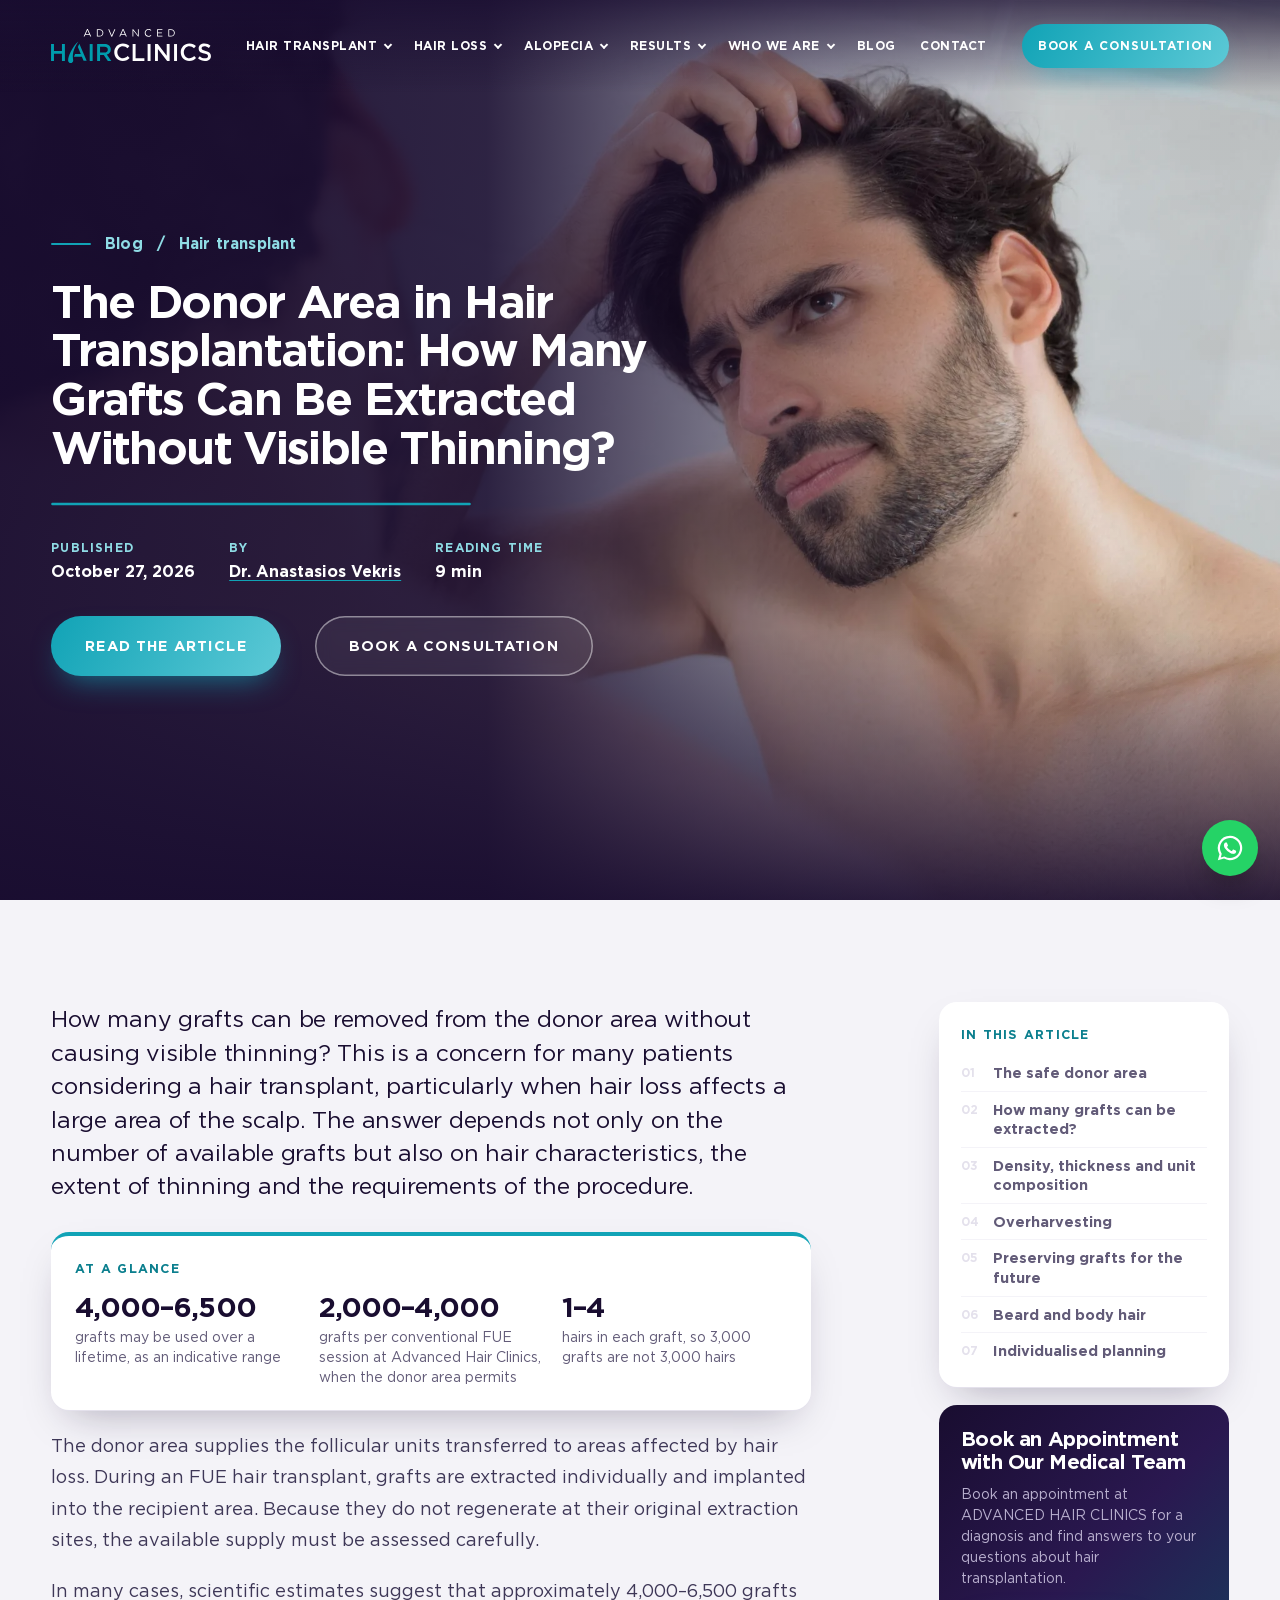
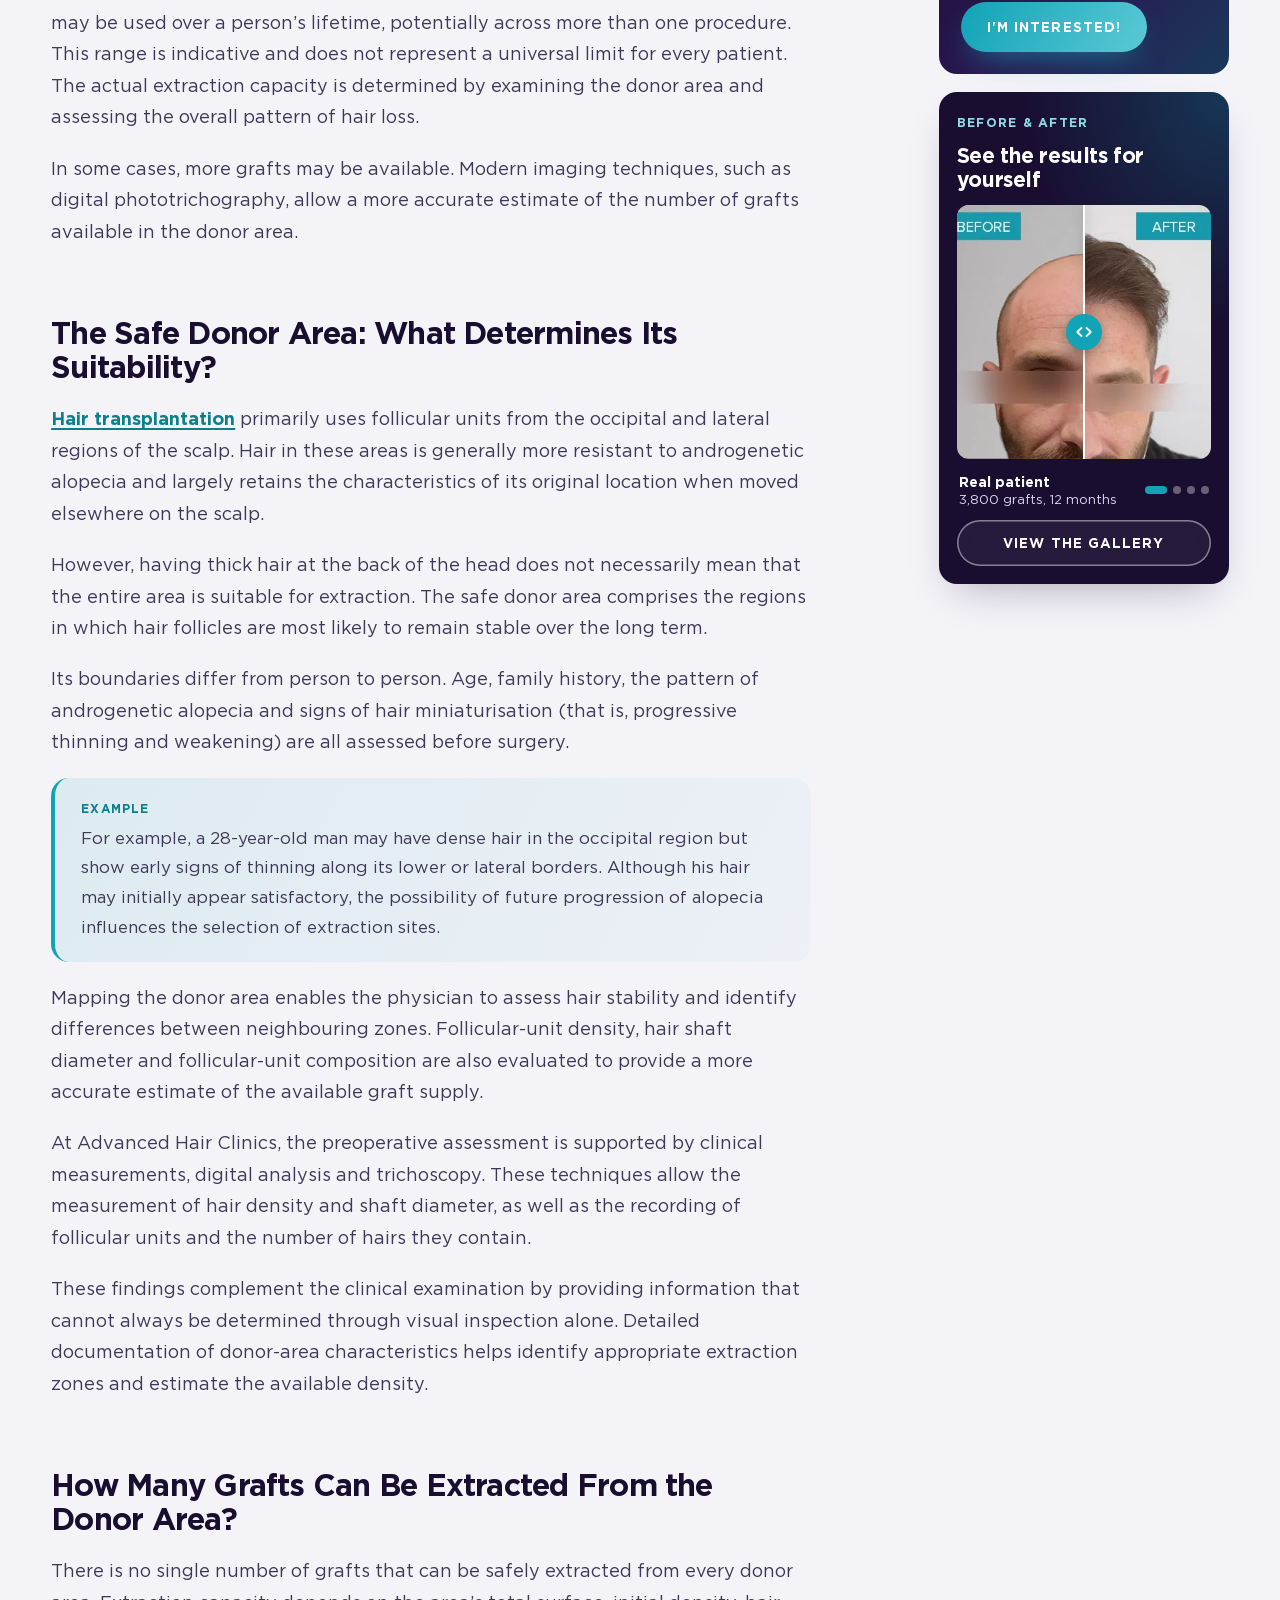
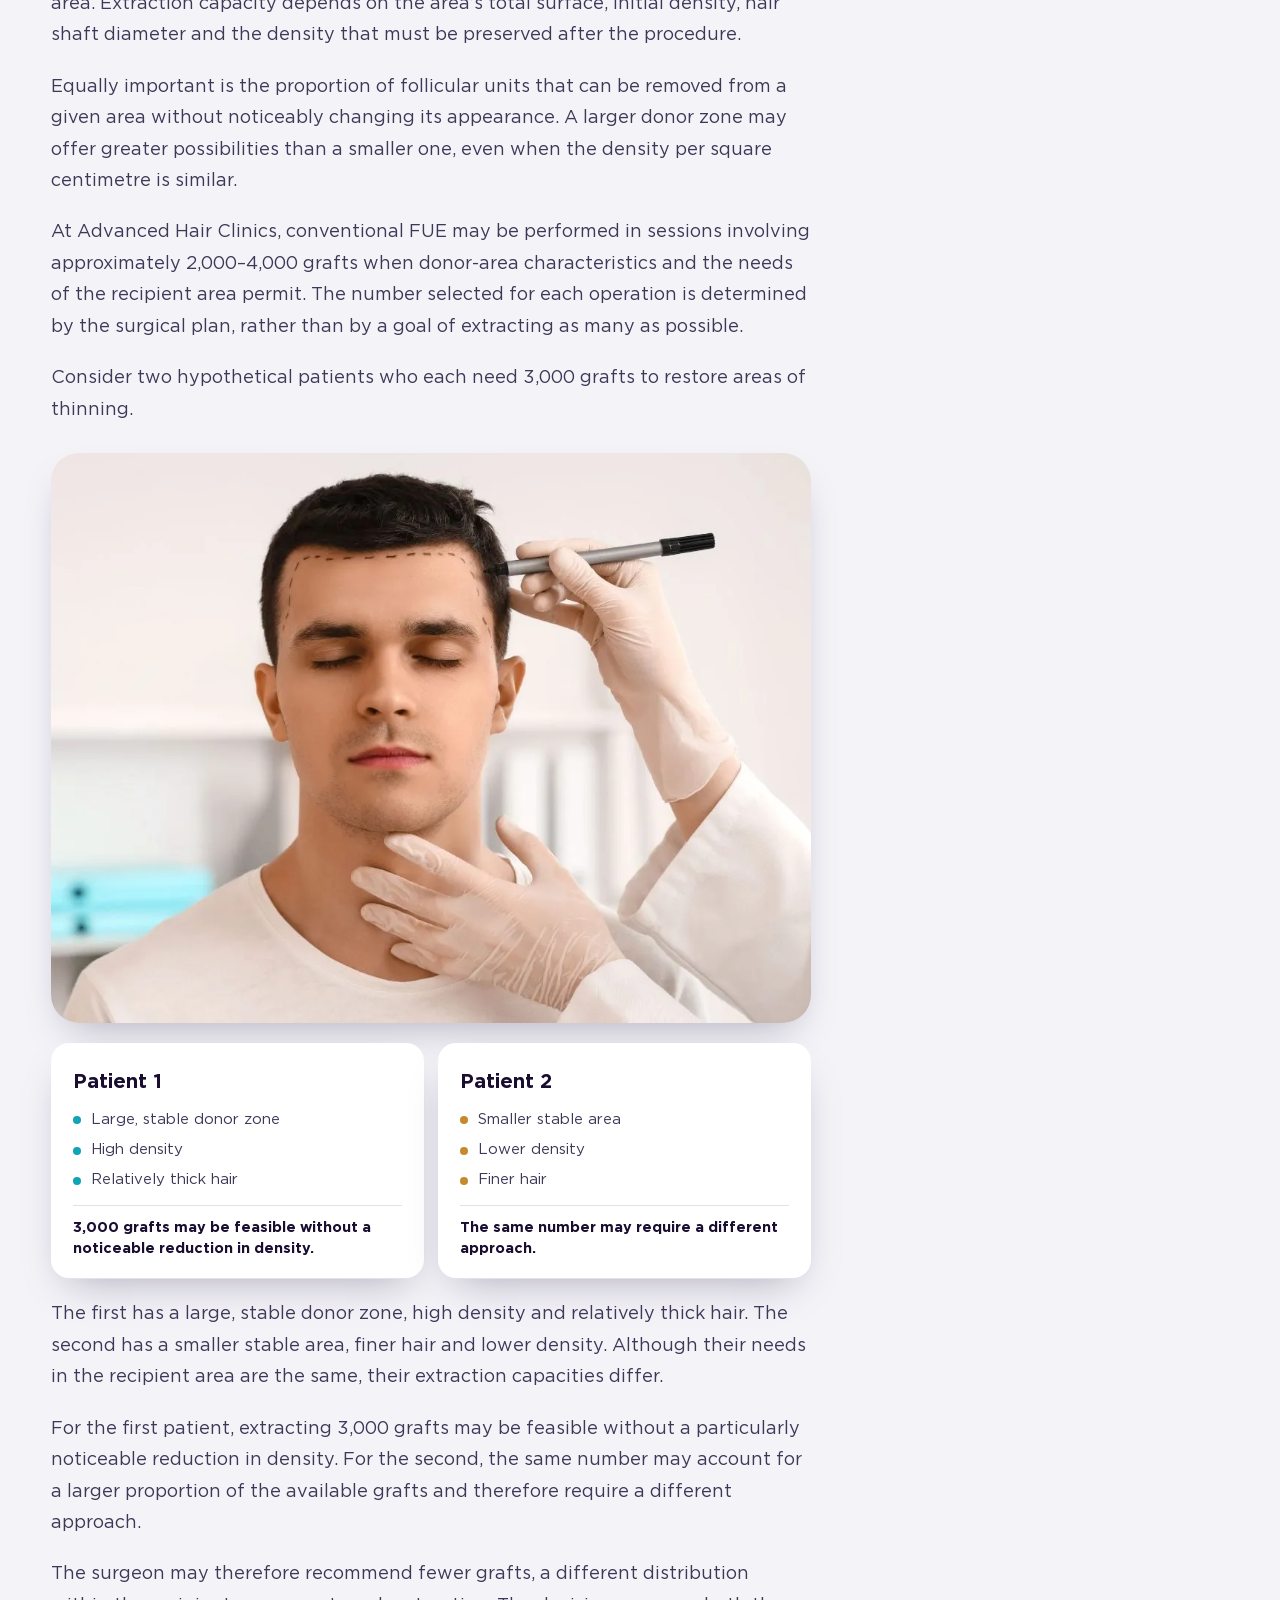
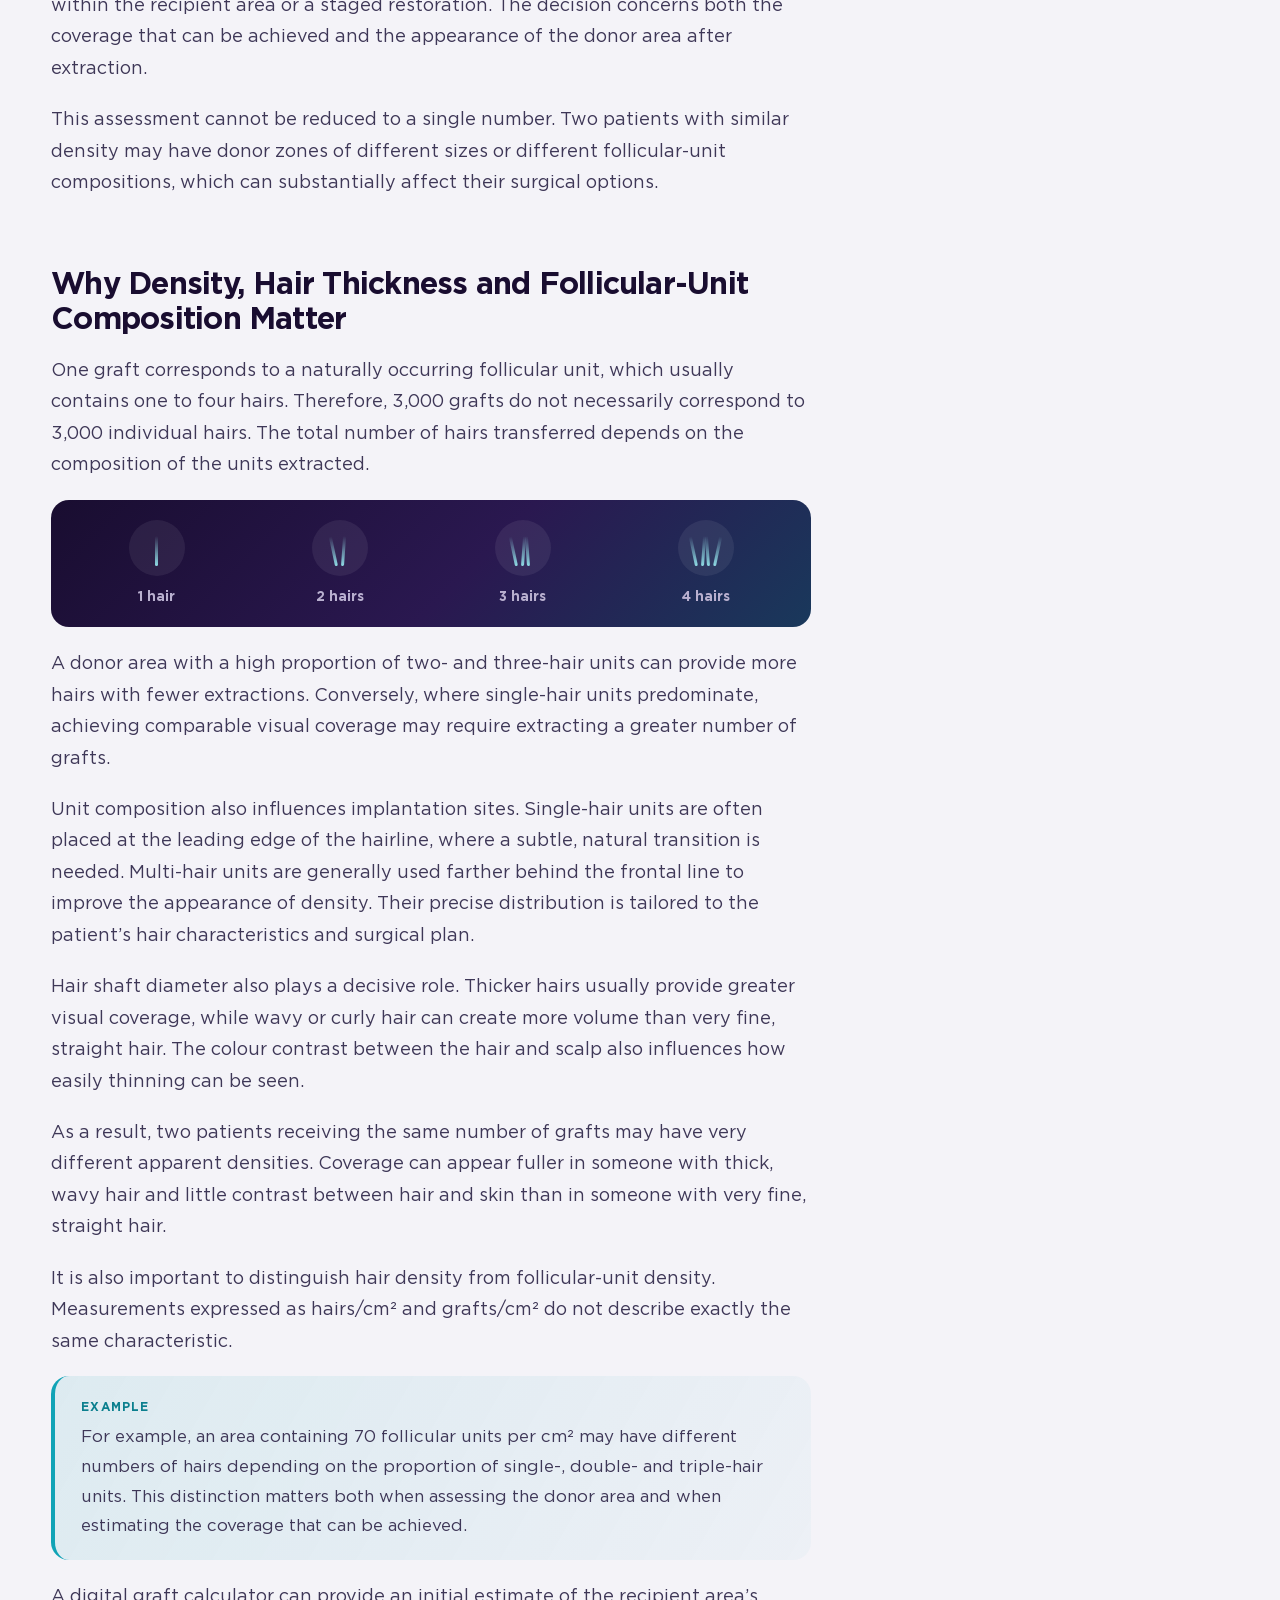
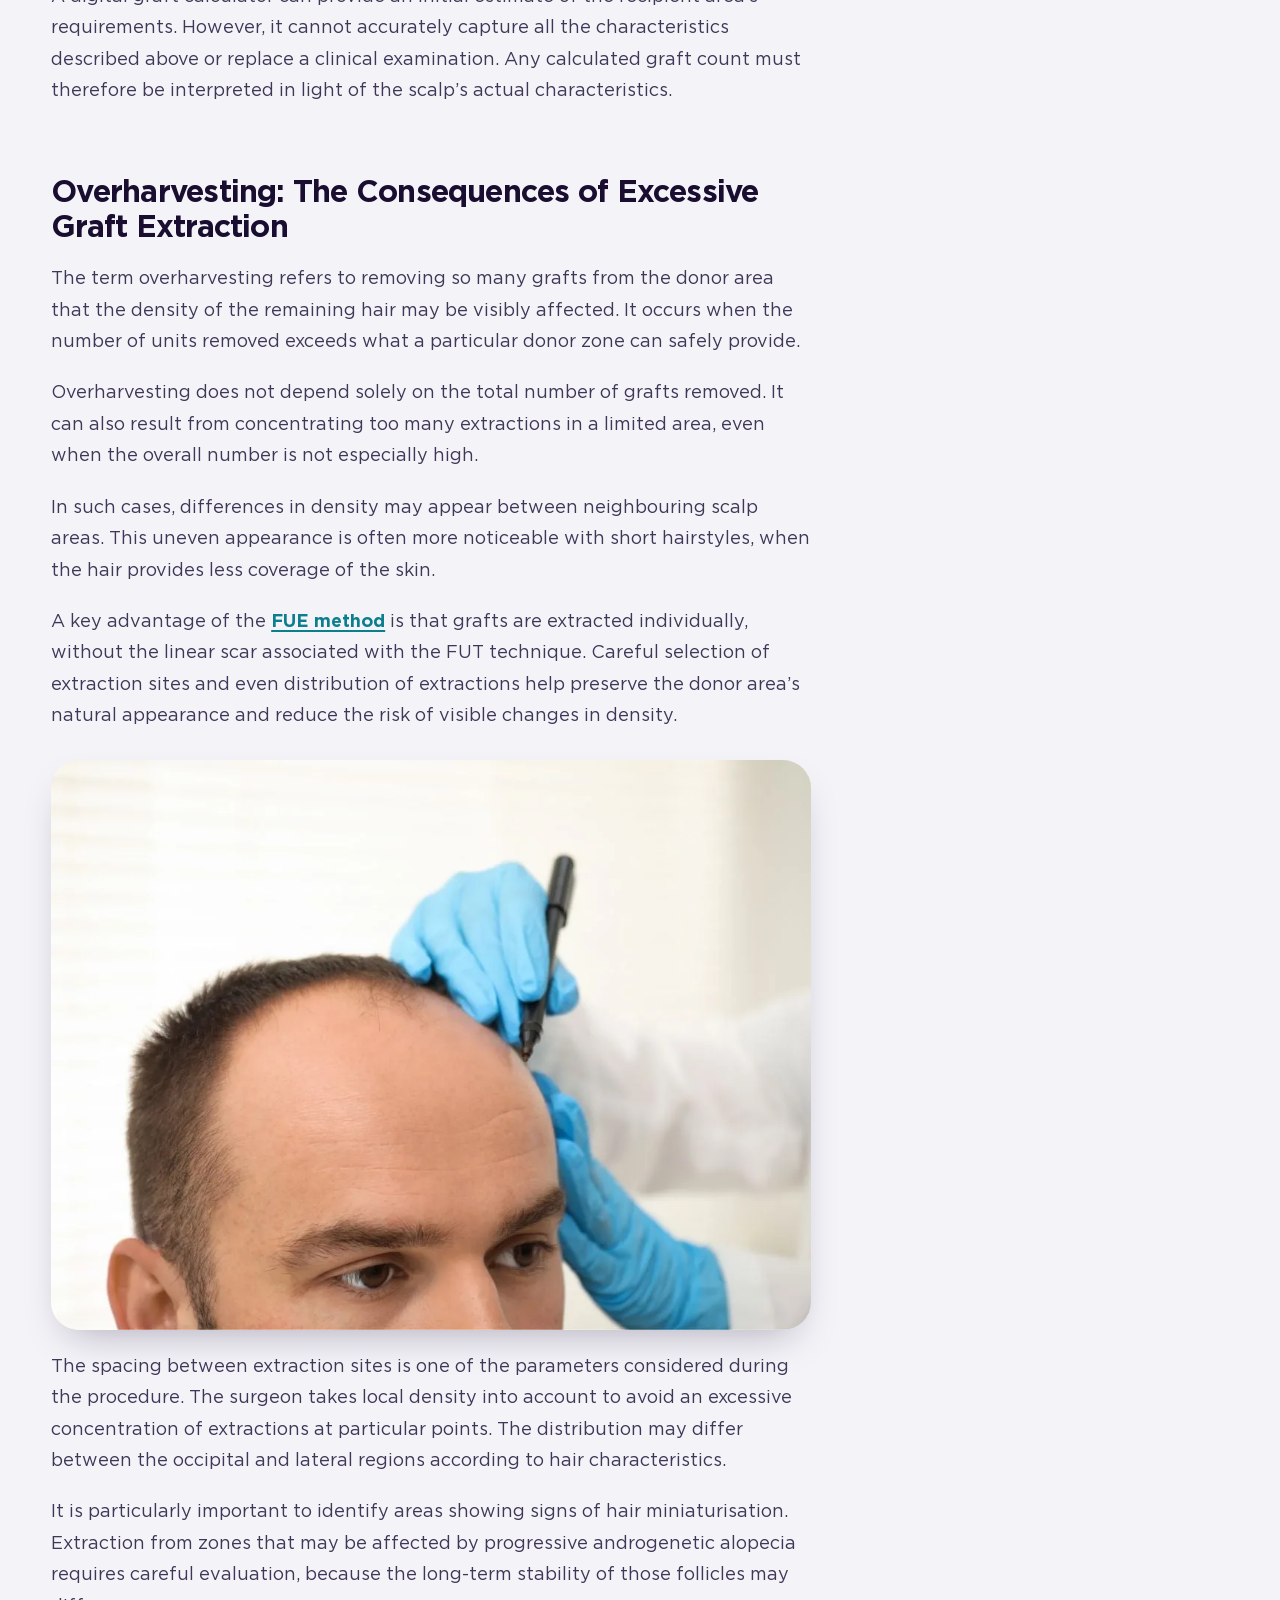
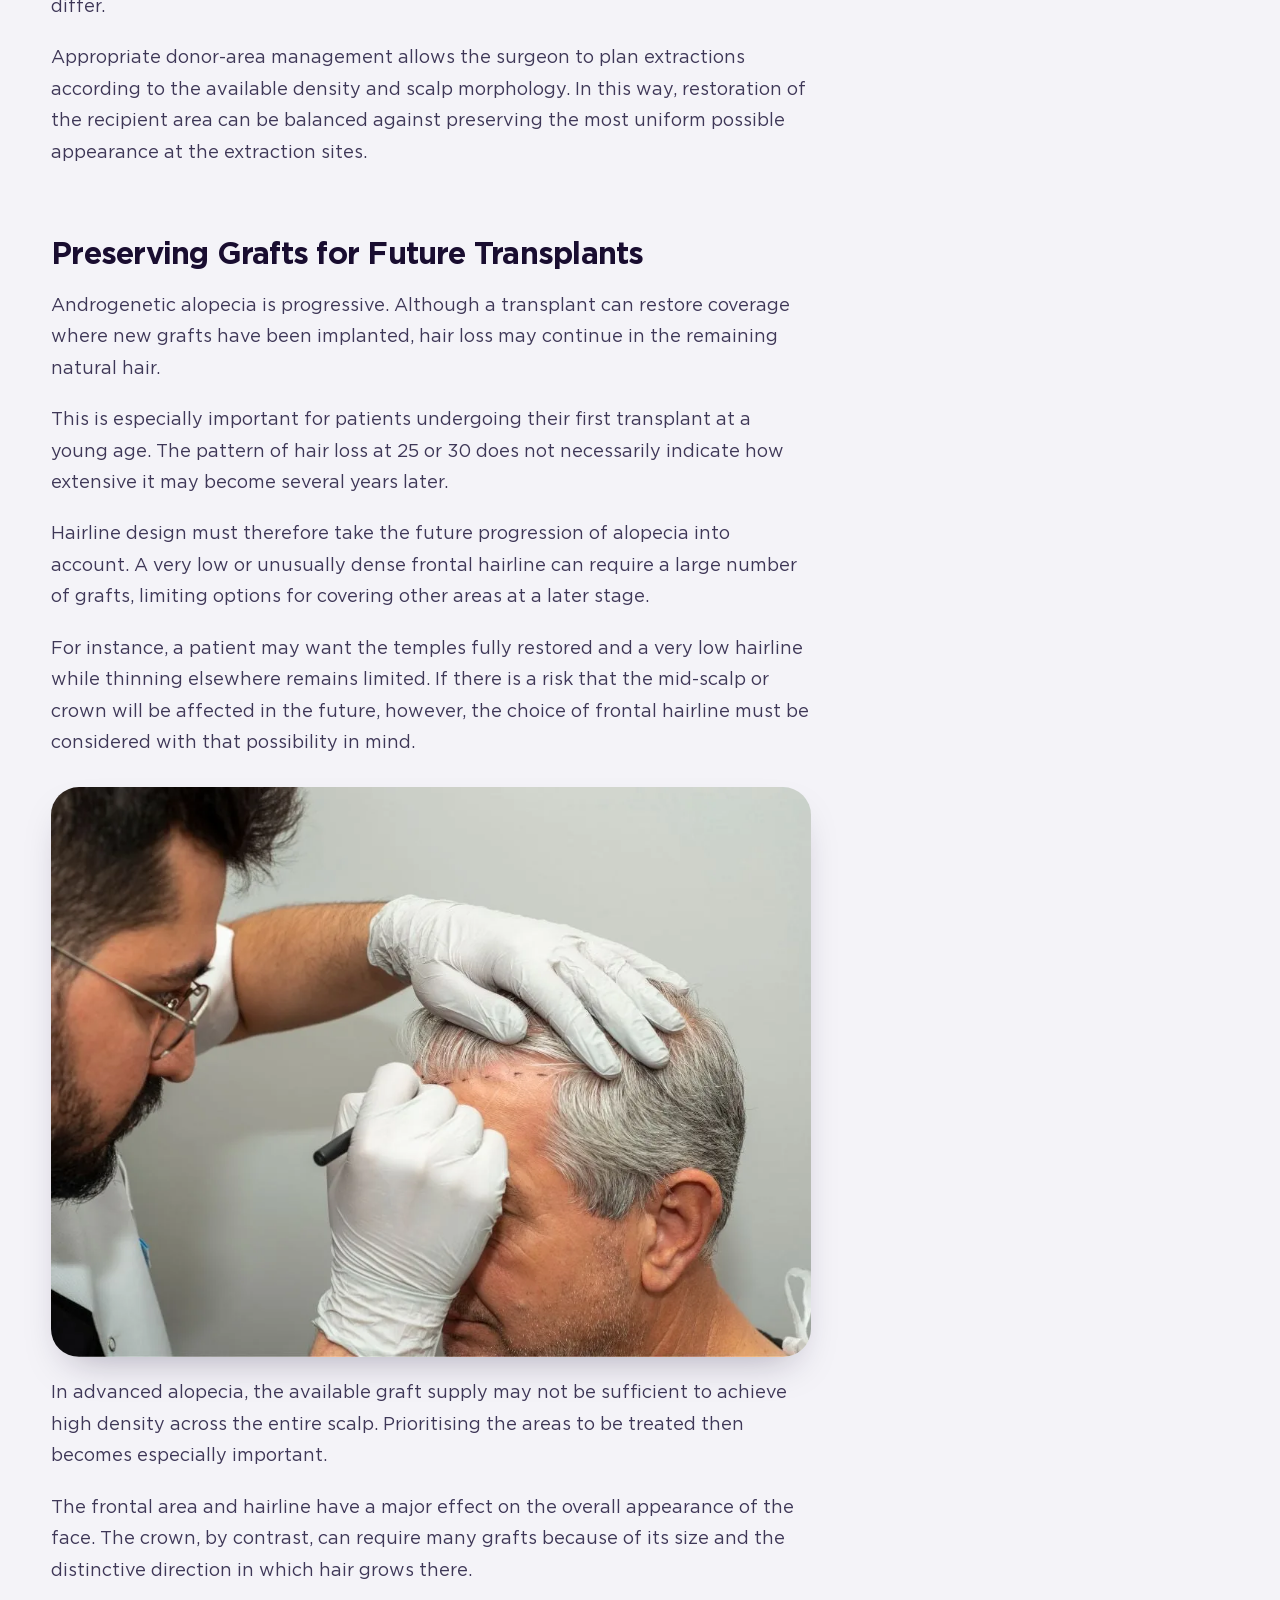
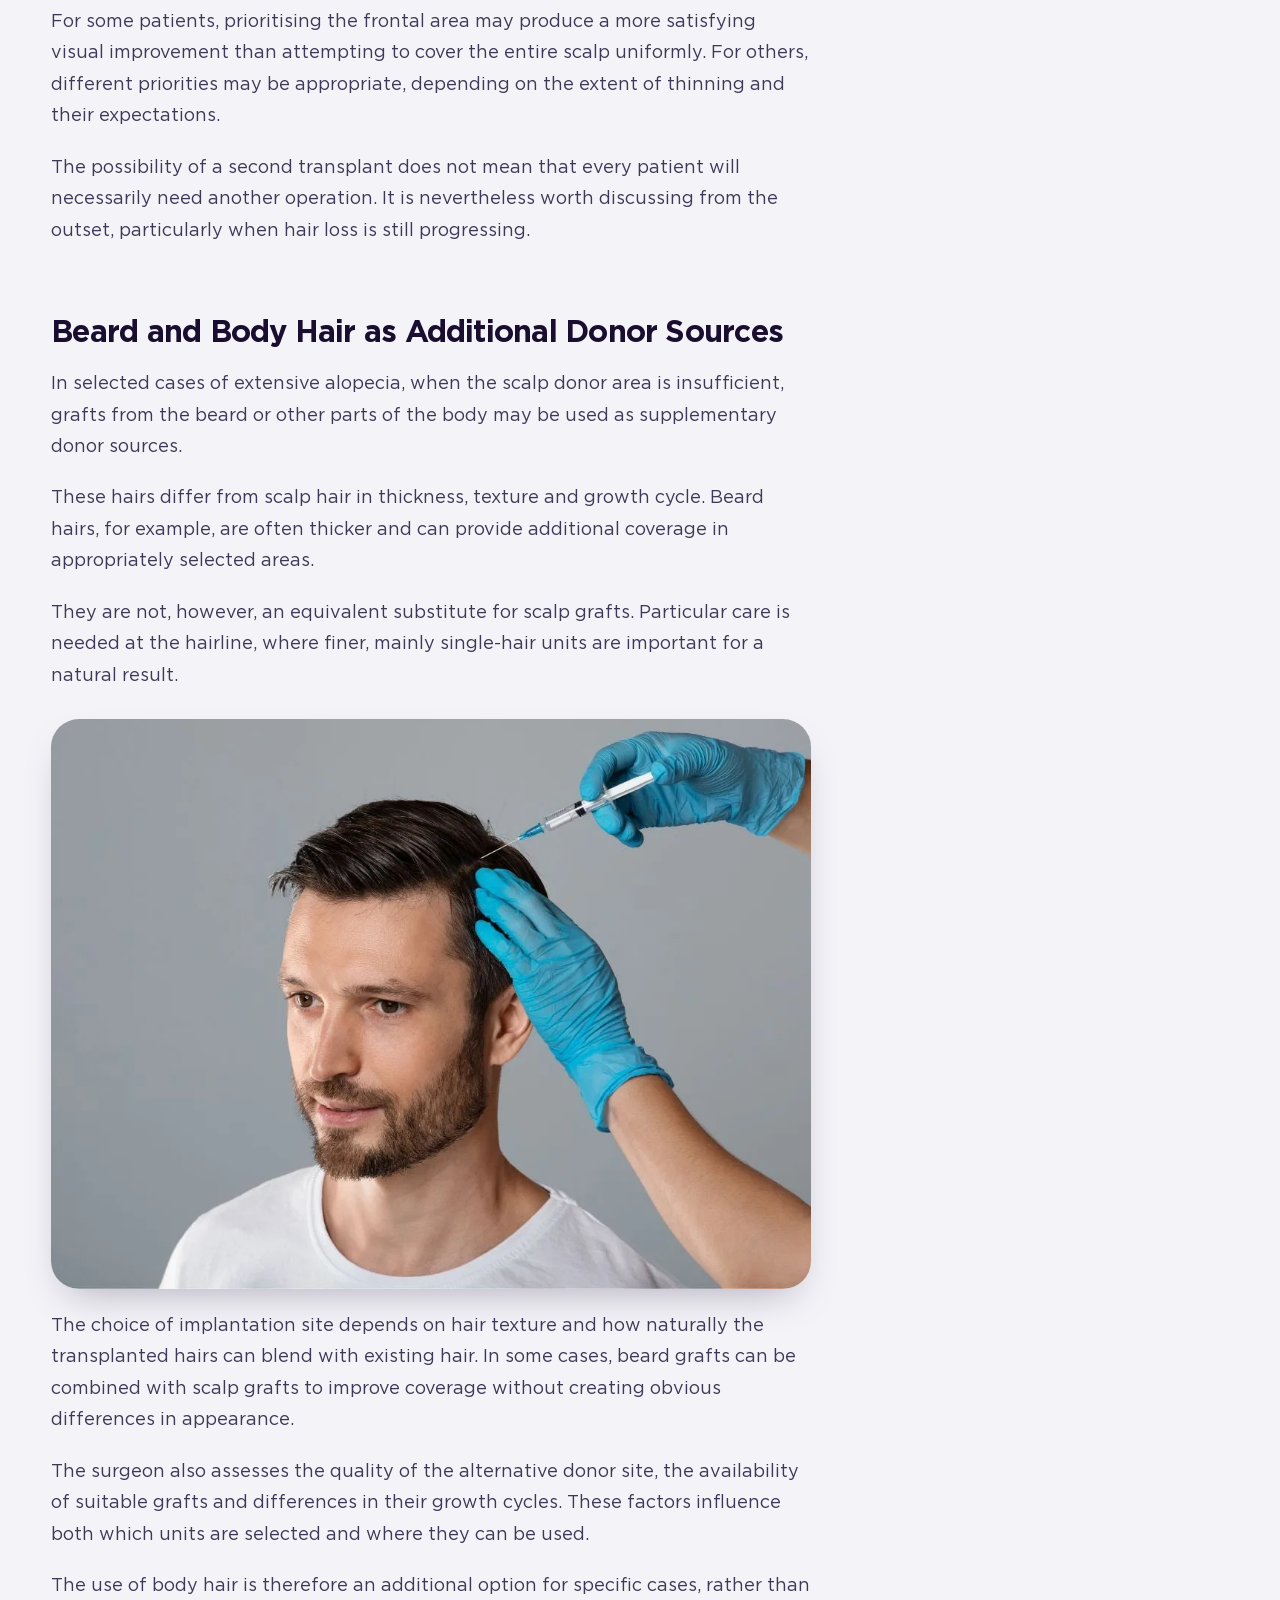
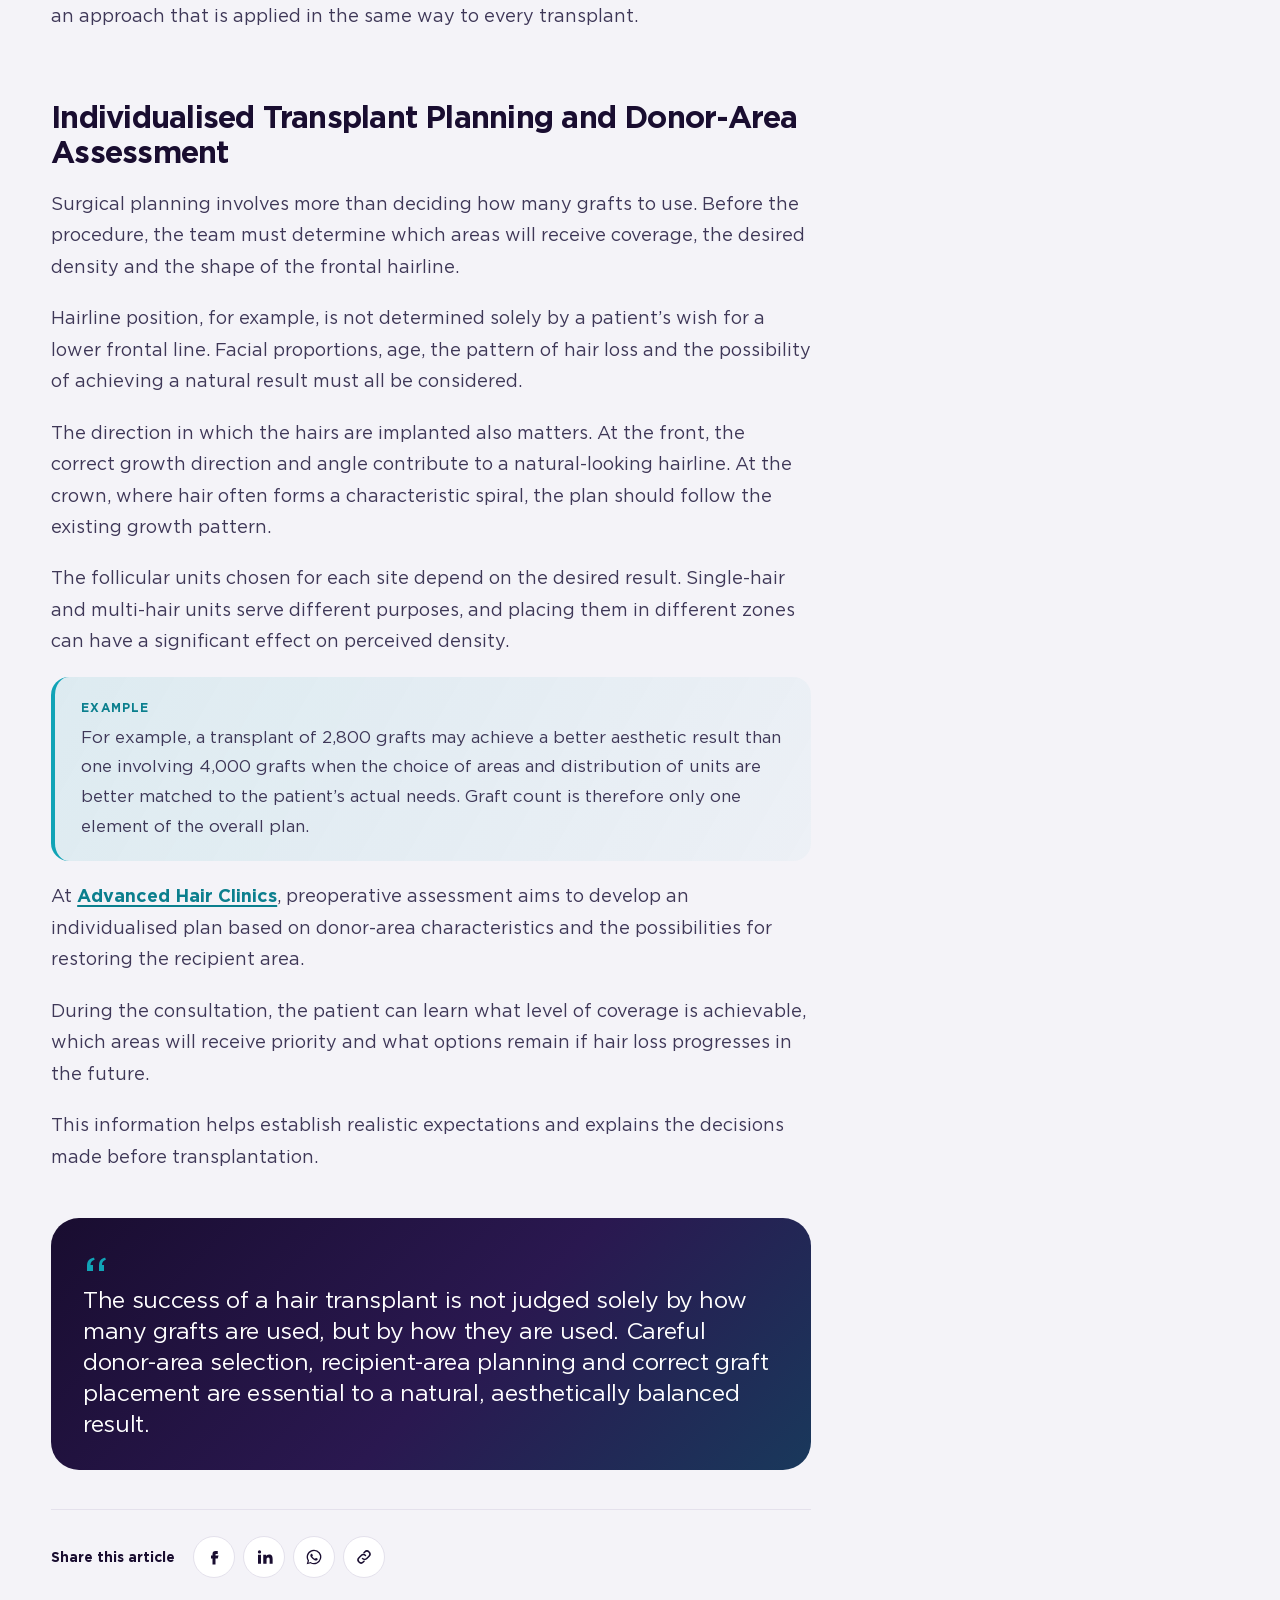
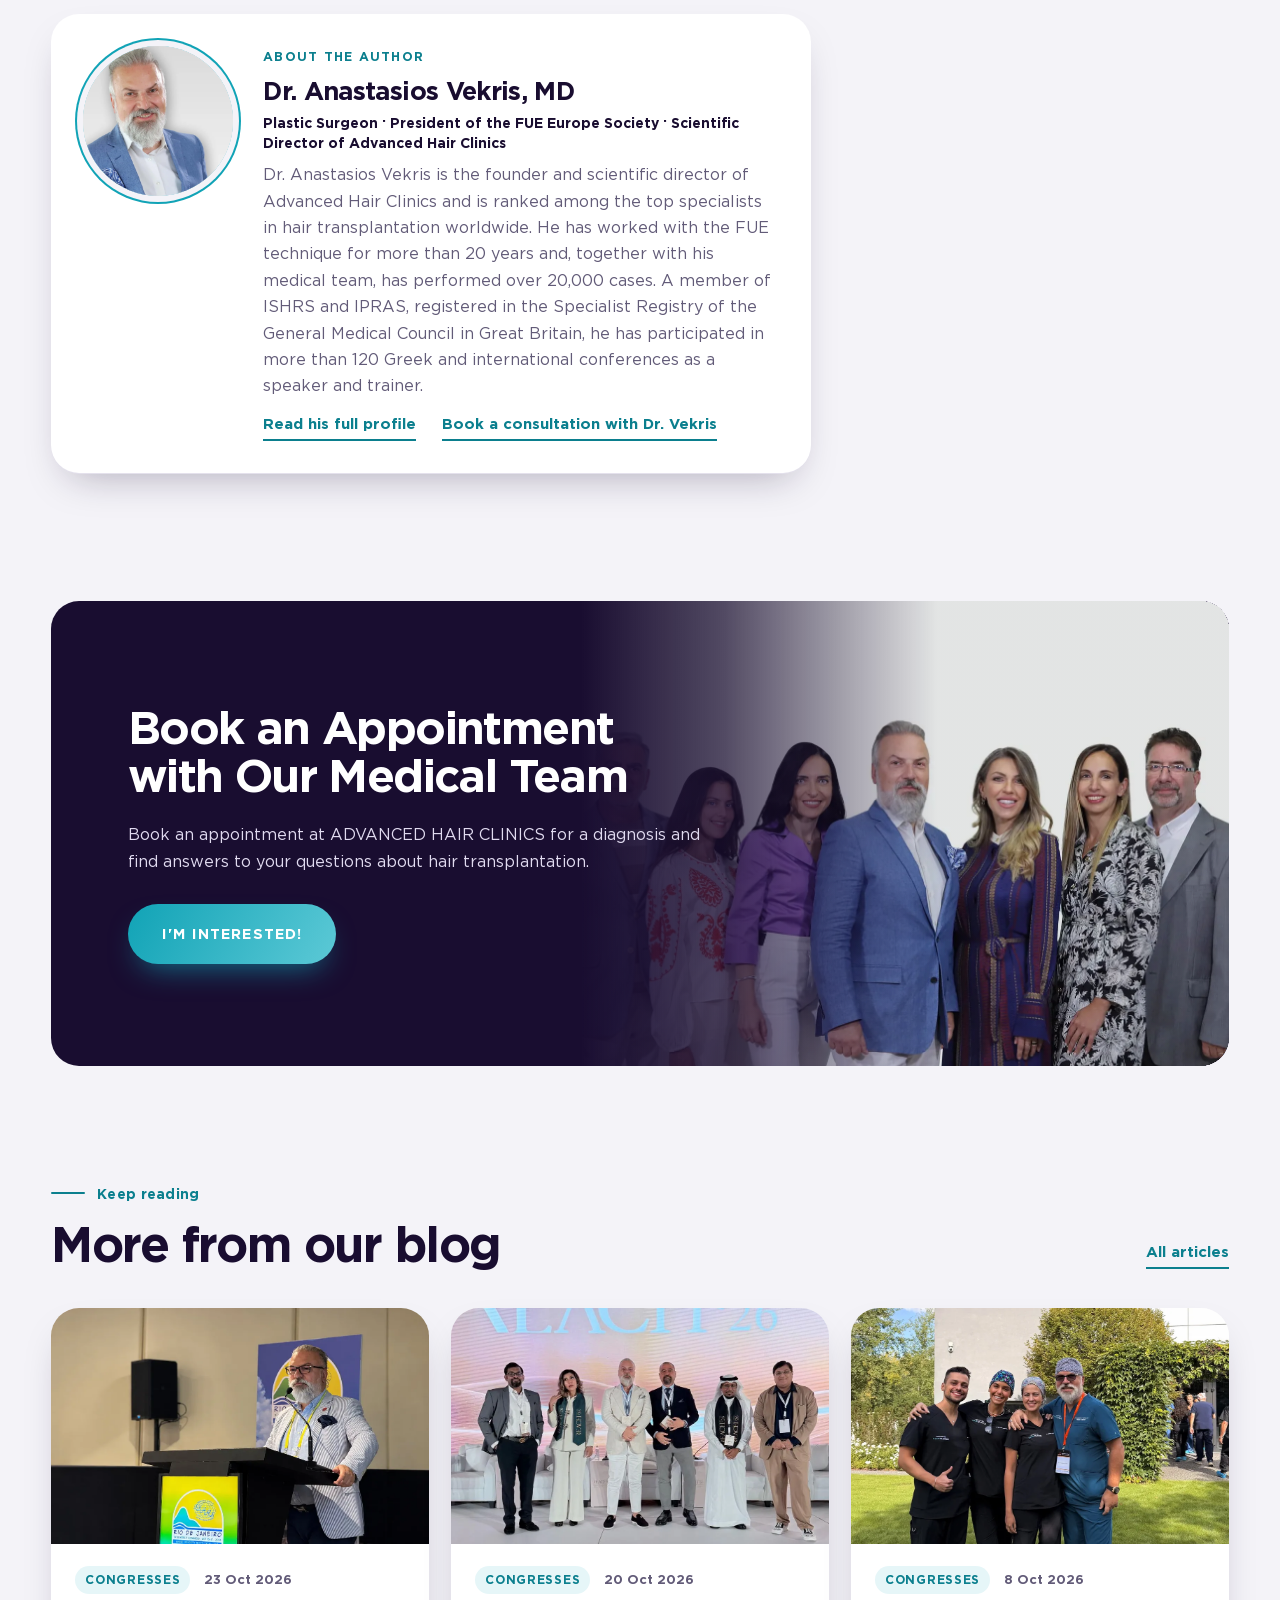
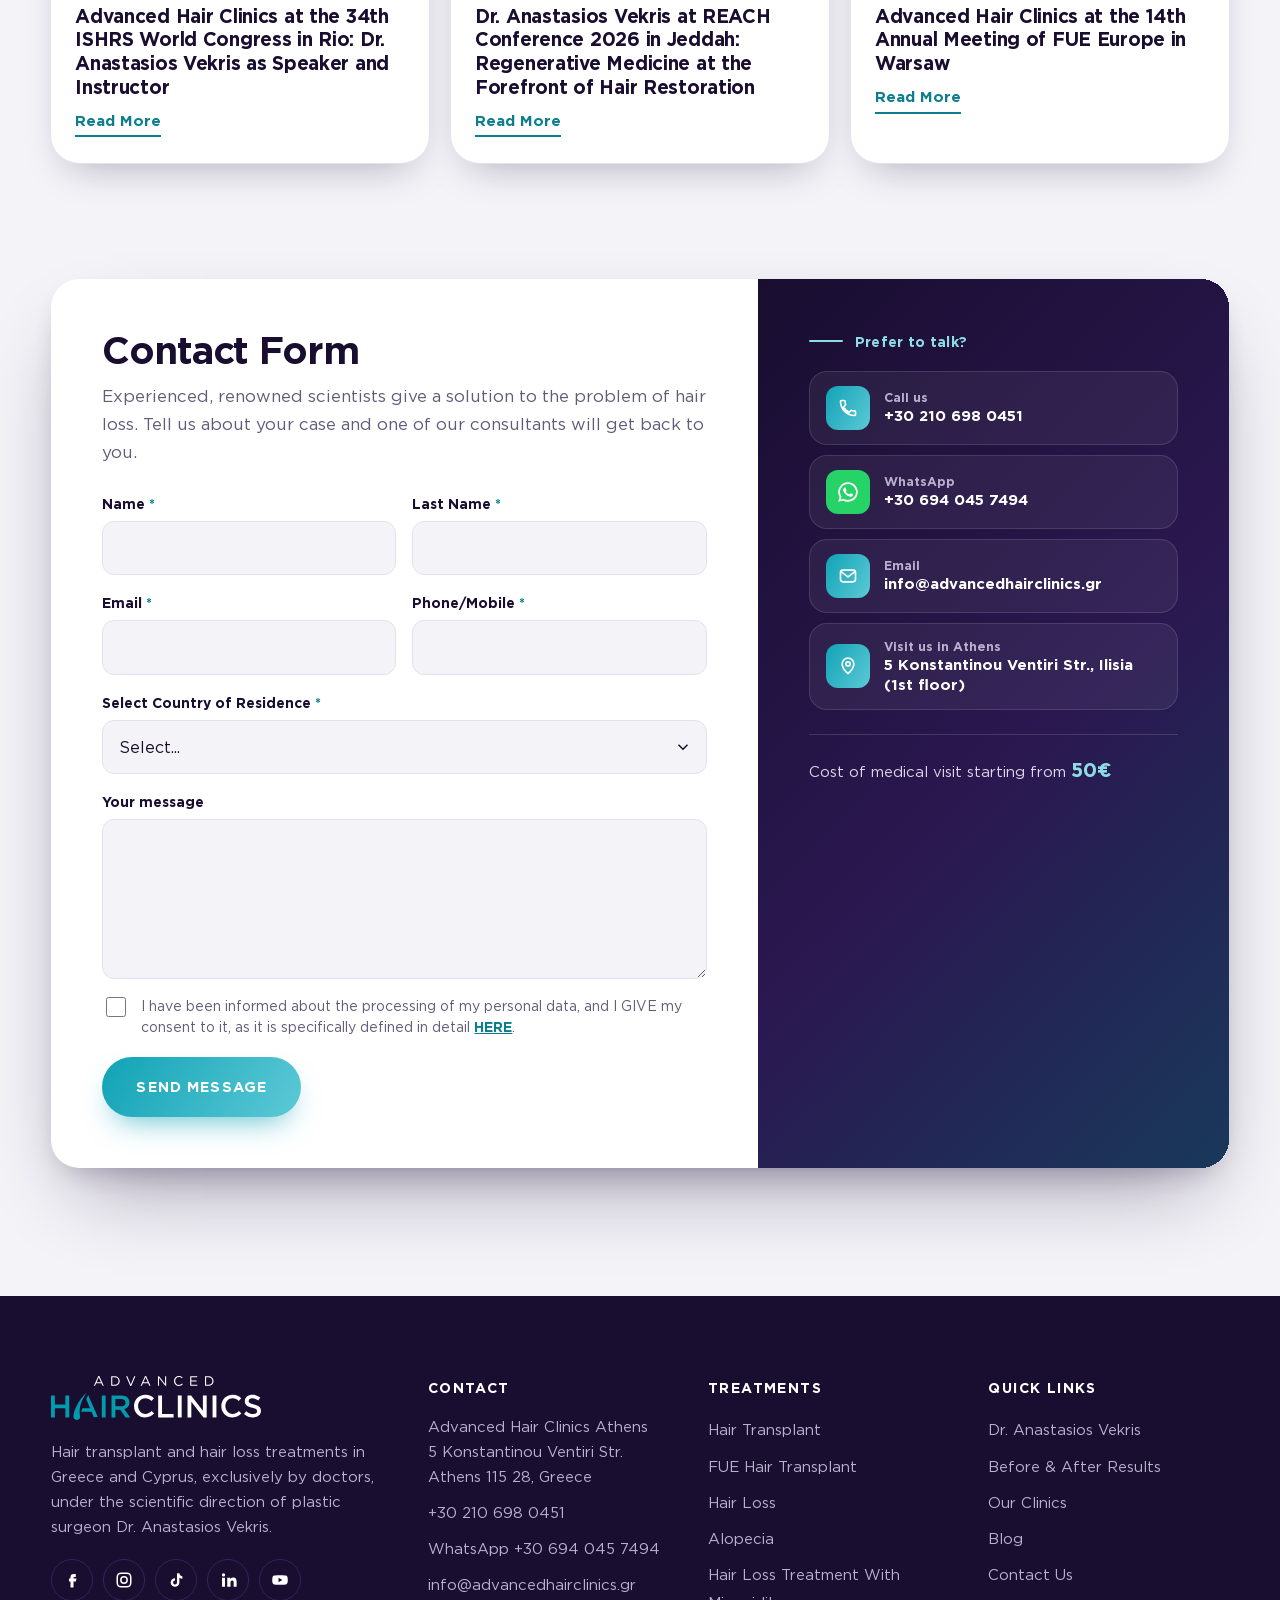
<file: hair-transplant-donor-area/index.html>
<!doctype html>
<html lang="en">
<head>
<meta charset="utf-8">
<meta name="viewport" content="width=device-width, initial-scale=1">
<meta name="robots" content="noindex, nofollow">
<title>Hair Transplant Donor Area: How Many Follicles? | AHC</title>
<meta name="description" content="How Many Grafts Can Be Extracted">
<meta name="theme-color" content="#190D30">
<link rel="icon" href="/assets/img/favicon.png">
<link rel="preload" href="/assets/fonts/ahc-regular.woff2" as="font" type="font/woff2" crossorigin>
<link rel="preload" href="/assets/fonts/ahc-bold.woff2" as="font" type="font/woff2" crossorigin>
<link rel="preload" as="image" href="/assets/img/blog/donor-area/hero.webp">
<link rel="stylesheet" href="/assets/css/style.css">
<link rel="stylesheet" href="/assets/css/about.css">
<link rel="stylesheet" href="/assets/css/pages.css">
<link rel="stylesheet" href="/assets/css/blog.css">
<link rel="stylesheet" href="/assets/css/contact.css">
<link rel="stylesheet" href="/assets/css/post.css">
</head>
<body class="page-about page-post">
<a class="skip" href="#main">Skip to main content</a>

<!-- ============ HEADER ============ -->
<header class="site-header" id="top">
  <div class="header-inner">
    <a class="brand" href="/" aria-label="Advanced Hair Clinics home">
      <img src="/assets/img/logo-light.svg" alt="Advanced Hair Clinics" width="190" height="40">
    </a>
    <button class="btn btn-teal header-book-mobile" type="button">Book a consultation</button>

    <nav class="main-nav" aria-label="Main">
      <ul>
        <li class="has-mega"><button type="button" class="mm-top" data-g="transplant" aria-expanded="false" aria-controls="mega">Hair Transplant</button></li>
        <li class="has-mega"><button type="button" class="mm-top" data-g="loss" aria-expanded="false" aria-controls="mega">Hair Loss</button></li>
        <li class="has-mega"><button type="button" class="mm-top" data-g="alopecia" aria-expanded="false" aria-controls="mega">Alopecia</button></li>
        <li class="has-mega"><button type="button" class="mm-top" data-g="results" aria-expanded="false" aria-controls="mega">Results</button></li>
        <li class="has-mega"><button type="button" class="mm-top" data-g="about" aria-expanded="false" aria-controls="mega">Who We Are</button></li>
        <li><a href="/blog/">Blog</a></li>
        <li><a href="/contact-us/">Contact</a></li>
      </ul>
    </nav>

    <div class="header-actions">
      <a class="header-phone" href="tel:+302106980451">
        <span class="header-phone-label">Call us now</span>
        <span class="header-phone-number">+30 210 698 0451</span>
      </a>
      <button class="btn btn-teal header-book" type="button">Book a consultation</button>
      <a class="icon-btn phone-icon" href="tel:+302106980451" aria-label="Call +30 210 698 0451">
        <svg viewBox="0 0 24 24" aria-hidden="true"><path d="M6.6 10.8a15.1 15.1 0 0 0 6.6 6.6l2.2-2.2a1 1 0 0 1 1-.25 11.4 11.4 0 0 0 3.6.57 1 1 0 0 1 1 1V20a1 1 0 0 1-1 1A17 17 0 0 1 3 4a1 1 0 0 1 1-1h3.5a1 1 0 0 1 1 1c0 1.25.2 2.45.57 3.57a1 1 0 0 1-.25 1z"/></svg>
      </a>
      <button class="icon-btn menu-toggle" type="button" aria-label="Open menu" aria-expanded="false" aria-controls="mobile-menu">
        <span></span><span></span><span></span>
      </button>
    </div>
  </div>
  <div class="mega" id="mega" hidden>
    <div class="mega-inner">
      <div class="mega-col">
        <div class="mm-group" data-g="about">
          <p class="mm-h"><a href="/who-we-are/">Who We Are</a></p>
          <ul><li><a href="/who-we-are/">Who We Are</a></li><li><a href="/doctors/">Our Doctors</a></li><li><a href="/hair-transplant-clinics/">Our Clinics</a></li><li><a href="/consultants-hair-transplant-hair-loss/">Consultants</a></li></ul>
        </div>
        <div class="mm-group mm-solo">
          <p class="mm-h"><a href="/blog/">Blog - Articles</a></p>
          <p class="mm-h"><a href="/contact-us/">Contact Us</a></p>
        </div>
      </div>
      <div class="mega-col">
        <div class="mm-group" data-g="loss">
          <p class="mm-h"><a href="/hair-loss/">Hair Loss</a></p>
          <ul><li><a href="/hair-loss/">Hair Loss</a></li><li><span class="mm-off" aria-disabled="true" title="Coming soon">Male Hair Loss</span></li><li><span class="mm-off" aria-disabled="true" title="Coming soon">Female Hair Loss</span></li><li><span class="mm-off" aria-disabled="true" title="Coming soon">Tricopat Hair Loss Treatment</span></li><li><span class="mm-off" aria-disabled="true" title="Coming soon">Hair Loss Treatment With Autologous Growth Factors</span></li><li><span class="mm-off" aria-disabled="true" title="Coming soon">Hair Loss Treatment With Minoxidil</span></li><li><span class="mm-off" aria-disabled="true" title="Coming soon">Scalp Micropigmentation</span></li></ul>
        </div>
        <div class="mm-group" data-g="alopecia">
          <p class="mm-h"><a href="/alopecia/">Alopecia</a></p>
          <ul><li><a href="/alopecia/">Alopecia</a></li><li><span class="mm-off" aria-disabled="true" title="Coming soon">Androgenetic Alopecia</span></li><li><span class="mm-off" aria-disabled="true" title="Coming soon">Alopecia Areata</span></li><li><span class="mm-off" aria-disabled="true" title="Coming soon">Diffuse Alopecia</span></li><li><span class="mm-off" aria-disabled="true" title="Coming soon">Cicatricial Alopecia</span></li><li><span class="mm-off" aria-disabled="true" title="Coming soon">Hair Loss DNA Test</span></li></ul>
        </div>
      </div>
      <div class="mega-col">
        <div class="mm-group" data-g="transplant">
          <p class="mm-h"><a href="/hair-transplant/">Hair Transplant</a></p>
          <ul><li><a href="/hair-transplant/">Hair Transplant</a></li><li><a href="/fue-hair-transplant/">FUE Hair Transplant</a></li><li><a href="/vip-hair-transplant/">VIP Hair Transplant by Dr Vekris</a></li><li><span class="mm-off" aria-disabled="true" title="Coming soon">FUE Beard Transplant</span></li><li><span class="mm-off" aria-disabled="true" title="Coming soon">FUE Eyebrow Transplant</span></li><li><span class="mm-off" aria-disabled="true" title="Coming soon">Leukotrichia</span></li><li><span class="mm-off" aria-disabled="true" title="Coming soon">FUT Strip Hair Transplant</span></li><li><span class="mm-off" aria-disabled="true" title="Coming soon">FUT Strip Scars Restoration</span></li><li><span class="mm-off" aria-disabled="true" title="Coming soon">Unshaven FUE Hair Transplant</span></li><li><span class="mm-off" aria-disabled="true" title="Coming soon">Hair Transplant in Women</span></li><li><span class="mm-off" aria-disabled="true" title="Coming soon">Hair Transplant Timeline Month by Month</span></li></ul>
        </div>
        <div class="mm-group" data-g="results">
          <p class="mm-h"><a href="/before-after-results/">Before-After Results</a></p>
          <ul><li><a href="/before-after-results/#fue-hair-transplant">Hair Transplant Results</a></li><li><a href="/before-after-results/#eyebrow-transplant">Eyebrow Transplant Results</a></li><li><a href="/before-after-results/#beard-transplant">Beard Transplant Results</a></li><li><a href="/before-after-results/#unshaven-fue-hair-transplant">Unshaven Hair Transplant Results</a></li><li><a href="/before-after-results/#autologous-hair-mesotherapy">Autologous Hair Mesotherapy Results</a></li><li><a href="/before-after-results/#scalp-micropigmentation">Scalp Micropigmentation Results</a></li></ul>
        </div>
      </div>
      <div class="mega-cards">
        <a class="mega-card" href="/plastic-surgeon-dr-anastasios-vekris/">
          <img src="/assets/img/about/doctors/anastasios-vekris.webp" alt="" width="720" height="720" loading="lazy">
          <span class="mc-k">Scientific Director</span>
          <span class="mc-t">Dr. Anastasios Vekris</span>
          <span class="mc-p">Plastic surgeon and President of the FUE Europe Society.</span>
          <span class="text-link light">Meet Dr. Vekris</span>
        </a>
        <a class="mega-card mega-card-vip" href="/vip-hair-transplant/">
          <img src="/assets/img/gen/surgery-card.webp" alt="" width="600" height="737" loading="lazy">
          <span class="mc-k">Vekris Signature</span>
          <span class="mc-t">VIP Hair Transplant</span>
          <span class="mc-p">Performed by Dr. Vekris himself, in complete confidence.</span>
          <span class="text-link light">Discover VIP</span>
        </a>
      </div>
    </div>
  </div>
</header>

<!-- Mobile menu -->
<div class="mobile-menu" id="mobile-menu" hidden>
  <nav aria-label="Mobile">
    <details>
      <summary>Who We Are</summary>
      <a href="/who-we-are/">Who We Are</a><a href="/doctors/">Our Doctors</a><a href="/hair-transplant-clinics/">Our Clinics</a><a href="/consultants-hair-transplant-hair-loss/">Consultants</a>
    </details>
    <details>
      <summary>Hair Transplant</summary>
      <a href="/hair-transplant/">Hair Transplant</a><a href="/fue-hair-transplant/">FUE Hair Transplant</a><a href="/vip-hair-transplant/">VIP Hair Transplant by Dr Vekris</a><span class="mm-off" aria-disabled="true" title="Coming soon">FUE Beard Transplant</span><span class="mm-off" aria-disabled="true" title="Coming soon">FUE Eyebrow Transplant</span><span class="mm-off" aria-disabled="true" title="Coming soon">Leukotrichia</span><span class="mm-off" aria-disabled="true" title="Coming soon">FUT Strip Hair Transplant</span><span class="mm-off" aria-disabled="true" title="Coming soon">FUT Strip Scars Restoration</span><span class="mm-off" aria-disabled="true" title="Coming soon">Unshaven FUE Hair Transplant</span><span class="mm-off" aria-disabled="true" title="Coming soon">Hair Transplant in Women</span><span class="mm-off" aria-disabled="true" title="Coming soon">Hair Transplant Timeline Month by Month</span>
    </details>
    <details>
      <summary>Hair Loss</summary>
      <a href="/hair-loss/">Hair Loss</a><span class="mm-off" aria-disabled="true" title="Coming soon">Male Hair Loss</span><span class="mm-off" aria-disabled="true" title="Coming soon">Female Hair Loss</span><span class="mm-off" aria-disabled="true" title="Coming soon">Tricopat Hair Loss Treatment</span><span class="mm-off" aria-disabled="true" title="Coming soon">Hair Loss Treatment With Autologous Growth Factors</span><span class="mm-off" aria-disabled="true" title="Coming soon">Hair Loss Treatment With Minoxidil</span><span class="mm-off" aria-disabled="true" title="Coming soon">Scalp Micropigmentation</span>
    </details>
    <details>
      <summary>Alopecia</summary>
      <a href="/alopecia/">Alopecia</a><span class="mm-off" aria-disabled="true" title="Coming soon">Androgenetic Alopecia</span><span class="mm-off" aria-disabled="true" title="Coming soon">Alopecia Areata</span><span class="mm-off" aria-disabled="true" title="Coming soon">Diffuse Alopecia</span><span class="mm-off" aria-disabled="true" title="Coming soon">Cicatricial Alopecia</span><span class="mm-off" aria-disabled="true" title="Coming soon">Hair Loss DNA Test</span>
    </details>
    <details>
      <summary>Before-After Results</summary>
      <a href="/before-after-results/#fue-hair-transplant">Hair Transplant Results</a><a href="/before-after-results/#eyebrow-transplant">Eyebrow Transplant Results</a><a href="/before-after-results/#beard-transplant">Beard Transplant Results</a><a href="/before-after-results/#unshaven-fue-hair-transplant">Unshaven Hair Transplant Results</a><a href="/before-after-results/#autologous-hair-mesotherapy">Autologous Hair Mesotherapy Results</a><a href="/before-after-results/#scalp-micropigmentation">Scalp Micropigmentation Results</a>
    </details>
    <a href="/plastic-surgeon-dr-anastasios-vekris/">Dr Vekris</a>
    <a href="/blog/">Blog</a>
    <a href="/contact-us/">Contact</a>
  </nav>
  <div class="mobile-menu-foot">
    <a class="header-phone" href="tel:+302106980451">
      <span class="header-phone-label">Call us now</span>
      <span class="header-phone-number">+30 210 698 0451</span>
    </a>
    <button class="btn btn-teal" type="button">Book a consultation</button>
  </div>
</div>

<div class="read-progress" aria-hidden="true"><span></span></div>
<main id="main">

<!-- ============ HERO ============ -->
<section class="hero hero-about hero-post" aria-label="Introduction">
  <img class="hero-img" src="/assets/img/blog/donor-area/hero.webp" alt="A man checks the hair density at his temples in the mirror" width="2560" height="1440" fetchpriority="high">
  <div class="hero-shade" aria-hidden="true"></div>
  <div class="hero-content">
    <p class="hero-eyebrow"><a href="/blog/">Blog</a> <span aria-hidden="true">/</span> Hair transplant</p>
    <h1 class="post-h1">The Donor Area in Hair Transplantation: How Many Grafts Can Be Extracted Without Visible Thinning?</h1>
    <svg class="hairline hero-hairline" viewBox="0 0 600 4" preserveAspectRatio="none" aria-hidden="true"><path d="M2 2 H598"/></svg>
    <ul class="post-meta">
      <li><span class="pm-label">Published</span><time datetime="2026-10-27">October 27, 2026</time></li>
      <li><span class="pm-label">By</span><a href="#author">Dr. Anastasios Vekris</a></li>
      <li><span class="pm-label">Reading time</span>9 min</li>
    </ul>
    <div class="hero-cta">
      <a class="btn btn-teal btn-lg" href="#article">Read the article</a>
      <a class="btn btn-ghost btn-lg" href="/contact-us/">Book a consultation</a>
    </div>
  </div>
</section>

<!-- ============ ARTICLE ============ -->
<div class="post-layout" id="article">
  <aside class="post-aside">
    <nav class="toc" aria-label="In this article">
      <p class="toc-title">In this article</p>
      <ol>
        <li><a href="#safe-donor-area">The safe donor area</a></li>
        <li><a href="#how-many-grafts">How many grafts can be extracted?</a></li>
        <li><a href="#density">Density, thickness and unit composition</a></li>
        <li><a href="#overharvesting">Overharvesting</a></li>
        <li><a href="#future-transplants">Preserving grafts for the future</a></li>
        <li><a href="#beard-body-hair">Beard and body hair</a></li>
        <li><a href="#planning">Individualised planning</a></li>
      </ol>
    </nav>
    <div class="aside-cta">
      <p class="aside-cta-t">Book an Appointment with Our Medical Team</p>
      <p>Book an appointment at ADVANCED HAIR CLINICS for a diagnosis and find answers to your questions about hair transplantation.</p>
      <a class="btn btn-teal" href="/contact-us/">I'm interested!</a>
    </div>
    <div class="ba-promo">
      <p class="ba-promo-k">Before &amp; After</p>
      <p class="ba-promo-t">See the results for yourself</p>
      <div class="hba-stage" style="--pos: 50%">
        <img class="hba-after" src="/assets/img/ba-split/hair-transplant-085-a-after.webp" alt="After an FUE hair transplant" width="382" height="380" loading="lazy">
        <img class="hba-before" src="/assets/img/ba-split/hair-transplant-085-a-before.webp" alt="Before an FUE hair transplant" width="382" height="380" loading="lazy">
        <input class="hba-range" type="range" min="0" max="100" value="50" aria-label="Drag to compare before and after">
        <span class="hba-handle" aria-hidden="true"></span>
      </div>
      <div class="hba-foot">
        <p class="hba-caption"><strong>Real patient</strong> <span class="bp-meta">3,800 grafts, 12 months</span></p>
        <div class="hba-dots" role="group" aria-label="Choose a case"></div>
      </div>
      <a class="btn btn-ghost bp-btn" href="/#results">View the gallery</a>
    </div>
  </aside>

  <article class="post-body">
    <p class="post-lead">How many grafts can be removed from the donor area without causing visible thinning? This is a concern for many patients considering a hair transplant, particularly when hair loss affects a large area of the scalp. The answer depends not only on the number of available grafts but also on hair characteristics, the extent of thinning and the requirements of the procedure.</p>

    <aside class="glance" aria-label="At a glance">
      <p class="glance-t">At a glance</p>
      <dl>
        <div><dt>4,000–6,500</dt><dd>grafts may be used over a lifetime, as an indicative range</dd></div>
        <div><dt>2,000–4,000</dt><dd>grafts per conventional FUE session at Advanced Hair Clinics, when the donor area permits</dd></div>
        <div><dt>1–4</dt><dd>hairs in each graft, so 3,000 grafts are not 3,000 hairs</dd></div>
      </dl>
    </aside>

    <p>The donor area supplies the follicular units transferred to areas affected by hair loss. During an FUE hair transplant, grafts are extracted individually and implanted into the recipient area. Because they do not regenerate at their original extraction sites, the available supply must be assessed carefully.</p>
    <p>In many cases, scientific estimates suggest that approximately 4,000–6,500 grafts may be used over a person’s lifetime, potentially across more than one procedure. This range is indicative and does not represent a universal limit for every patient. The actual extraction capacity is determined by examining the donor area and assessing the overall pattern of hair loss.</p>
    <p>In some cases, more grafts may be available. Modern imaging techniques, such as digital phototrichography, allow a more accurate estimate of the number of grafts available in the donor area.</p>

    <h2 id="safe-donor-area">The Safe Donor Area: What Determines Its Suitability?</h2>
    <p><a href="/hair-transplant/">Hair transplantation</a> primarily uses follicular units from the occipital and lateral regions of the scalp. Hair in these areas is generally more resistant to androgenetic alopecia and largely retains the characteristics of its original location when moved elsewhere on the scalp.</p>
    <p>However, having thick hair at the back of the head does not necessarily mean that the entire area is suitable for extraction. The safe donor area comprises the regions in which hair follicles are most likely to remain stable over the long term.</p>
    <p>Its boundaries differ from person to person. Age, family history, the pattern of androgenetic alopecia and signs of hair miniaturisation (that is, progressive thinning and weakening) are all assessed before surgery.</p>
    <aside class="example"><p class="example-t">Example</p><p>For example, a 28-year-old man may have dense hair in the occipital region but show early signs of thinning along its lower or lateral borders. Although his hair may initially appear satisfactory, the possibility of future progression of alopecia influences the selection of extraction sites.</p></aside>
    <p>Mapping the donor area enables the physician to assess hair stability and identify differences between neighbouring zones. Follicular-unit density, hair shaft diameter and follicular-unit composition are also evaluated to provide a more accurate estimate of the available graft supply.</p>
    <p>At Advanced Hair Clinics, the preoperative assessment is supported by clinical measurements, digital analysis and trichoscopy. These techniques allow the measurement of hair density and shaft diameter, as well as the recording of follicular units and the number of hairs they contain.</p>
    <p>These findings complement the clinical examination by providing information that cannot always be determined through visual inspection alone. Detailed documentation of donor-area characteristics helps identify appropriate extraction zones and estimate the available density.</p>

    <h2 id="how-many-grafts">How Many Grafts Can Be Extracted From the Donor Area?</h2>
    <p>There is no single number of grafts that can be safely extracted from every donor area. Extraction capacity depends on the area’s total surface, initial density, hair shaft diameter and the density that must be preserved after the procedure.</p>
    <p>Equally important is the proportion of follicular units that can be removed from a given area without noticeably changing its appearance. A larger donor zone may offer greater possibilities than a smaller one, even when the density per square centimetre is similar.</p>
    <p>At Advanced Hair Clinics, conventional FUE may be performed in sessions involving approximately 2,000–4,000 grafts when donor-area characteristics and the needs of the recipient area permit. The number selected for each operation is determined by the surgical plan, rather than by a goal of extracting as many as possible.</p>
    <p>Consider two hypothetical patients who each need 3,000 grafts to restore areas of thinning.</p>
    <figure class="post-fig"><img src="/assets/img/blog/donor-area/figure-1.webp" alt="A doctor marks the planned hairline on a male patient before a hair transplant" loading="lazy" width="1024" height="768"></figure>
    <div class="compare" role="group" aria-label="Two hypothetical patients needing 3,000 grafts">
      <div class="cmp cmp-a"><p class="cmp-t">Patient 1</p><ul><li>Large, stable donor zone</li><li>High density</li><li>Relatively thick hair</li></ul><p class="cmp-r">3,000 grafts may be feasible without a noticeable reduction in density.</p></div>
      <div class="cmp cmp-b"><p class="cmp-t">Patient 2</p><ul><li>Smaller stable area</li><li>Lower density</li><li>Finer hair</li></ul><p class="cmp-r">The same number may require a different approach.</p></div>
    </div>
    <p>The first has a large, stable donor zone, high density and relatively thick hair. The second has a smaller stable area, finer hair and lower density. Although their needs in the recipient area are the same, their extraction capacities differ.</p>
    <p>For the first patient, extracting 3,000 grafts may be feasible without a particularly noticeable reduction in density. For the second, the same number may account for a larger proportion of the available grafts and therefore require a different approach.</p>
    <p>The surgeon may therefore recommend fewer grafts, a different distribution within the recipient area or a staged restoration. The decision concerns both the coverage that can be achieved and the appearance of the donor area after extraction.</p>
    <p>This assessment cannot be reduced to a single number. Two patients with similar density may have donor zones of different sizes or different follicular-unit compositions, which can substantially affect their surgical options.</p>

    <h2 id="density">Why Density, Hair Thickness and Follicular-Unit Composition Matter</h2>
    <p>One graft corresponds to a naturally occurring follicular unit, which usually contains one to four hairs. Therefore, 3,000 grafts do not necessarily correspond to 3,000 individual hairs. The total number of hairs transferred depends on the composition of the units extracted.</p>
    <div class="units" aria-hidden="true">
      <div><span class="u u1"><i></i></span><p>1 hair</p></div>
      <div><span class="u u2"><i></i><i></i></span><p>2 hairs</p></div>
      <div><span class="u u3"><i></i><i></i><i></i></span><p>3 hairs</p></div>
      <div><span class="u u4"><i></i><i></i><i></i><i></i></span><p>4 hairs</p></div>
    </div>
    <p>A donor area with a high proportion of two- and three-hair units can provide more hairs with fewer extractions. Conversely, where single-hair units predominate, achieving comparable visual coverage may require extracting a greater number of grafts.</p>
    <p>Unit composition also influences implantation sites. Single-hair units are often placed at the leading edge of the hairline, where a subtle, natural transition is needed. Multi-hair units are generally used farther behind the frontal line to improve the appearance of density. Their precise distribution is tailored to the patient’s hair characteristics and surgical plan.</p>
    <p>Hair shaft diameter also plays a decisive role. Thicker hairs usually provide greater visual coverage, while wavy or curly hair can create more volume than very fine, straight hair. The colour contrast between the hair and scalp also influences how easily thinning can be seen.</p>
    <p>As a result, two patients receiving the same number of grafts may have very different apparent densities. Coverage can appear fuller in someone with thick, wavy hair and little contrast between hair and skin than in someone with very fine, straight hair.</p>
    <p>It is also important to distinguish hair density from follicular-unit density. Measurements expressed as hairs/cm² and grafts/cm² do not describe exactly the same characteristic.</p>
    <aside class="example"><p class="example-t">Example</p><p>For example, an area containing 70 follicular units per cm² may have different numbers of hairs depending on the proportion of single-, double- and triple-hair units. This distinction matters both when assessing the donor area and when estimating the coverage that can be achieved.</p></aside>
    <p>A digital graft calculator can provide an initial estimate of the recipient area’s requirements. However, it cannot accurately capture all the characteristics described above or replace a clinical examination. Any calculated graft count must therefore be interpreted in light of the scalp’s actual characteristics.</p>

    <h2 id="overharvesting">Overharvesting: The Consequences of Excessive Graft Extraction</h2>
    <p>The term overharvesting refers to removing so many grafts from the donor area that the density of the remaining hair may be visibly affected. It occurs when the number of units removed exceeds what a particular donor zone can safely provide.</p>
    <p>Overharvesting does not depend solely on the total number of grafts removed. It can also result from concentrating too many extractions in a limited area, even when the overall number is not especially high.</p>
    <p>In such cases, differences in density may appear between neighbouring scalp areas. This uneven appearance is often more noticeable with short hairstyles, when the hair provides less coverage of the skin.</p>
    <p>A key advantage of the <a href="/fue-hair-transplant/">FUE method</a> is that grafts are extracted individually, without the linear scar associated with the FUT technique. Careful selection of extraction sites and even distribution of extractions help preserve the donor area’s natural appearance and reduce the risk of visible changes in density.</p>
    <figure class="post-fig"><img src="/assets/img/blog/donor-area/figure-2.webp" alt="A doctor in blue gloves marks the scalp of a patient with a receding hairline" loading="lazy" width="1024" height="768"></figure>
    <p>The spacing between extraction sites is one of the parameters considered during the procedure. The surgeon takes local density into account to avoid an excessive concentration of extractions at particular points. The distribution may differ between the occipital and lateral regions according to hair characteristics.</p>
    <p>It is particularly important to identify areas showing signs of hair miniaturisation. Extraction from zones that may be affected by progressive androgenetic alopecia requires careful evaluation, because the long-term stability of those follicles may differ.</p>
    <p>Appropriate donor-area management allows the surgeon to plan extractions according to the available density and scalp morphology. In this way, restoration of the recipient area can be balanced against preserving the most uniform possible appearance at the extraction sites.</p>

    <h2 id="future-transplants">Preserving Grafts for Future Transplants</h2>
    <p>Androgenetic alopecia is progressive. Although a transplant can restore coverage where new grafts have been implanted, hair loss may continue in the remaining natural hair.</p>
    <p>This is especially important for patients undergoing their first transplant at a young age. The pattern of hair loss at 25 or 30 does not necessarily indicate how extensive it may become several years later.</p>
    <p>Hairline design must therefore take the future progression of alopecia into account. A very low or unusually dense frontal hairline can require a large number of grafts, limiting options for covering other areas at a later stage.</p>
    <p>For instance, a patient may want the temples fully restored and a very low hairline while thinning elsewhere remains limited. If there is a risk that the mid-scalp or crown will be affected in the future, however, the choice of frontal hairline must be considered with that possibility in mind.</p>
    <figure class="post-fig"><img src="/assets/img/blog/donor-area/figure-3.webp" alt="A surgeon draws the hairline design on an older patient before surgery" loading="lazy" width="1024" height="768"></figure>
    <p>In advanced alopecia, the available graft supply may not be sufficient to achieve high density across the entire scalp. Prioritising the areas to be treated then becomes especially important.</p>
    <p>The frontal area and hairline have a major effect on the overall appearance of the face. The crown, by contrast, can require many grafts because of its size and the distinctive direction in which hair grows there.</p>
    <p>For some patients, prioritising the frontal area may produce a more satisfying visual improvement than attempting to cover the entire scalp uniformly. For others, different priorities may be appropriate, depending on the extent of thinning and their expectations.</p>
    <p>The possibility of a second transplant does not mean that every patient will necessarily need another operation. It is nevertheless worth discussing from the outset, particularly when hair loss is still progressing.</p>

    <h2 id="beard-body-hair">Beard and Body Hair as Additional Donor Sources</h2>
    <p>In selected cases of extensive alopecia, when the scalp donor area is insufficient, grafts from the beard or other parts of the body may be used as supplementary donor sources.</p>
    <p>These hairs differ from scalp hair in thickness, texture and growth cycle. Beard hairs, for example, are often thicker and can provide additional coverage in appropriately selected areas.</p>
    <p>They are not, however, an equivalent substitute for scalp grafts. Particular care is needed at the hairline, where finer, mainly single-hair units are important for a natural result.</p>
    <figure class="post-fig"><img src="/assets/img/blog/donor-area/figure-4.webp" alt="A doctor injects the scalp of a bearded male patient" loading="lazy" width="1024" height="768"></figure>
    <p>The choice of implantation site depends on hair texture and how naturally the transplanted hairs can blend with existing hair. In some cases, beard grafts can be combined with scalp grafts to improve coverage without creating obvious differences in appearance.</p>
    <p>The surgeon also assesses the quality of the alternative donor site, the availability of suitable grafts and differences in their growth cycles. These factors influence both which units are selected and where they can be used.</p>
    <p>The use of body hair is therefore an additional option for specific cases, rather than an approach that is applied in the same way to every transplant.</p>

    <h2 id="planning">Individualised Transplant Planning and Donor-Area Assessment</h2>
    <p>Surgical planning involves more than deciding how many grafts to use. Before the procedure, the team must determine which areas will receive coverage, the desired density and the shape of the frontal hairline.</p>
    <p>Hairline position, for example, is not determined solely by a patient’s wish for a lower frontal line. Facial proportions, age, the pattern of hair loss and the possibility of achieving a natural result must all be considered.</p>
    <p>The direction in which the hairs are implanted also matters. At the front, the correct growth direction and angle contribute to a natural-looking hairline. At the crown, where hair often forms a characteristic spiral, the plan should follow the existing growth pattern.</p>
    <p>The follicular units chosen for each site depend on the desired result. Single-hair and multi-hair units serve different purposes, and placing them in different zones can have a significant effect on perceived density.</p>
    <aside class="example"><p class="example-t">Example</p><p>For example, a transplant of 2,800 grafts may achieve a better aesthetic result than one involving 4,000 grafts when the choice of areas and distribution of units are better matched to the patient’s actual needs. Graft count is therefore only one element of the overall plan.</p></aside>
    <p>At <a href="/">Advanced Hair Clinics</a>, preoperative assessment aims to develop an individualised plan based on donor-area characteristics and the possibilities for restoring the recipient area.</p>
    <p>During the consultation, the patient can learn what level of coverage is achievable, which areas will receive priority and what options remain if hair loss progresses in the future.</p>
    <p>This information helps establish realistic expectations and explains the decisions made before transplantation.</p>
    <blockquote class="pull">The success of a hair transplant is not judged solely by how many grafts are used, but by how they are used. Careful donor-area selection, recipient-area planning and correct graft placement are essential to a natural, aesthetically balanced result.</blockquote>

    <div class="share">
      <p>Share this article</p>
      <ul>
        <li><a href="https://www.facebook.com/sharer/sharer.php?u=https%3A%2F%2Fwww.advancedhairclinics.gr%2Fen%2Fhair-transplant-donor-area" target="_blank" rel="noopener" aria-label="Share on Facebook"><svg viewBox="0 0 24 24" aria-hidden="true"><path d="M14 8h3V4h-3a4 4 0 0 0-4 4v2H8v4h2v8h4v-8h3l1-4h-4V8.5a.5.5 0 0 1 .5-.5z"/></svg></a></li>
        <li><a href="https://www.linkedin.com/sharing/share-offsite/?url=https%3A%2F%2Fwww.advancedhairclinics.gr%2Fen%2Fhair-transplant-donor-area" target="_blank" rel="noopener" aria-label="Share on LinkedIn"><svg viewBox="0 0 24 24" aria-hidden="true"><path d="M4 9h4v12H4zM6 3a2.2 2.2 0 1 1 0 4.4A2.2 2.2 0 0 1 6 3zm5 6h3.8v1.7h.1c.5-1 1.8-2 3.8-2 4 0 4.8 2.6 4.8 6V21h-4v-5.5c0-1.3 0-3-1.9-3s-2.2 1.5-2.2 2.9V21H11z"/></svg></a></li>
        <li><a href="https://wa.me/?text=https%3A%2F%2Fwww.advancedhairclinics.gr%2Fen%2Fhair-transplant-donor-area" target="_blank" rel="noopener" aria-label="Share on WhatsApp"><svg viewBox="0 0 32 32" aria-hidden="true"><path d="M16 3a13 13 0 0 0-11.2 19.6L3 29l6.6-1.7A13 13 0 1 0 16 3zm0 23.7a10.7 10.7 0 0 1-5.5-1.5l-.4-.2-3.9 1 1-3.8-.2-.4A10.7 10.7 0 1 1 16 26.7zm5.9-8c-.3-.2-1.9-.9-2.2-1s-.5-.2-.7.2-.8 1-1 1.2-.4.2-.7 0a8.8 8.8 0 0 1-4.4-3.8c-.3-.6.3-.5.9-1.7.1-.2 0-.4 0-.6l-1-2.4c-.3-.6-.5-.5-.7-.5h-.6a1.2 1.2 0 0 0-.9.4 3.6 3.6 0 0 0-1.1 2.7 6.3 6.3 0 0 0 1.3 3.3 14.4 14.4 0 0 0 5.5 4.9c2 .9 2.8 1 3.9.8a3.3 3.3 0 0 0 2.1-1.5 2.7 2.7 0 0 0 .2-1.5c0-.2-.3-.3-.6-.5z"/></svg></a></li>
        <li><button type="button" class="share-copy" aria-label="Copy link"><svg viewBox="0 0 24 24" aria-hidden="true" class="stroke"><path d="M10 14a4 4 0 0 0 5.7 0l3-3a4 4 0 0 0-5.7-5.7l-1 1M14 10a4 4 0 0 0-5.7 0l-3 3a4 4 0 0 0 5.7 5.7l1-1"/></svg></button></li>
      </ul>
      <span class="share-done" role="status" hidden>Link copied</span>
    </div>

    <section class="author" id="author" aria-labelledby="author-title">
      <img class="author-img" src="/assets/img/doc/headshot.webp" alt="Plastic surgeon Dr. Anastasios Vekris" loading="lazy">
      <div class="author-body">
        <p class="author-k">About the Author</p>
        <h2 id="author-title" class="author-name">Dr. Anastasios Vekris, MD</h2>
        <p class="author-role">Plastic Surgeon · President of the FUE Europe Society · Scientific Director of Advanced Hair Clinics</p>
        <p>Dr. Anastasios Vekris is the founder and scientific director of Advanced Hair Clinics and is ranked among the top specialists in hair transplantation worldwide. He has worked with the FUE technique for more than 20 years and, together with his medical team, has performed over 20,000 cases. A member of ISHRS and IPRAS, registered in the Specialist Registry of the General Medical Council in Great Britain, he has participated in more than 120 Greek and international conferences as a speaker and trainer.</p>
        <div class="author-links">
          <a class="text-link" href="/plastic-surgeon-dr-anastasios-vekris/">Read his full profile</a>
          <a class="text-link" href="/contact-us/">Book a consultation with Dr. Vekris</a>
        </div>
      </div>
    </section>
  </article>
</div>

<!-- ============ CTA BAND ============ -->
<section class="cta-band about-cta" aria-labelledby="cta-title">
  <div class="cta-bg" aria-hidden="true"><img src="/assets/img/about/team-group.webp" alt="" loading="lazy"></div>
  <div class="cta-inner">
    <h2 id="cta-title" class="display">Book an Appointment with Our Medical Team</h2>
    <p class="cta-lead">Book an appointment at ADVANCED HAIR CLINICS for a diagnosis and find answers to your questions about hair transplantation.</p>
    <div class="cta-actions">
      <a class="btn btn-teal btn-lg" href="/contact-us/">I'm interested!</a>
      <a class="header-phone light" href="tel:+302106980451">
        <span class="header-phone-label">Call us now</span>
        <span class="header-phone-number">+30 210 698 0451</span>
      </a>
    </div>
  </div>
</section>

<!-- ============ RELATED ============ -->
<section class="posts related" aria-labelledby="rel-title">
  <div class="posts-head">
    <div>
      <p class="kicker">Keep reading</p>
      <h2 id="rel-title" class="h2 posts-h">More from our blog</h2>
    </div>
    <a class="text-link" href="/blog/">All articles</a>
  </div>
  <ul class="post-grid">
    <li class="post-card"><a class="pc-img" href="/advanced-hair-clinics-ishrs-rio-2026-dr-vekris/" tabindex="-1" aria-hidden="true"><img src="/assets/img/blog/ishrs-rio-2026.webp" alt="" loading="lazy" width="1200" height="675"></a><div class="pc-body"><p class="pc-meta"><span class="pc-cat">Congresses</span><time datetime="2026-10-23">23 Oct 2026</time></p><h3 class="pc-title"><a href="/advanced-hair-clinics-ishrs-rio-2026-dr-vekris/">Advanced Hair Clinics at the 34th ISHRS World Congress in Rio: Dr. Anastasios Vekris as Speaker and Instructor</a></h3><a class="text-link" href="/advanced-hair-clinics-ishrs-rio-2026-dr-vekris/">Read More</a></div></li>
    <li class="post-card"><a class="pc-img" href="/anastasios-vekris-reach-2026-jeddah/" tabindex="-1" aria-hidden="true"><img src="/assets/img/blog/reach-jeddah-2026.webp" alt="" loading="lazy" width="1200" height="675"></a><div class="pc-body"><p class="pc-meta"><span class="pc-cat">Congresses</span><time datetime="2026-10-20">20 Oct 2026</time></p><h3 class="pc-title"><a href="/anastasios-vekris-reach-2026-jeddah/">Dr. Anastasios Vekris at REACH Conference 2026 in Jeddah: Regenerative Medicine at the Forefront of Hair Restoration</a></h3><a class="text-link" href="/anastasios-vekris-reach-2026-jeddah/">Read More</a></div></li>
    <li class="post-card"><a class="pc-img" href="/advanced-hair-clinics-fue-europe-2026-warsaw/" tabindex="-1" aria-hidden="true"><img src="/assets/img/blog/fue-europe-warsaw-2026.webp" alt="" loading="lazy" width="1200" height="675"></a><div class="pc-body"><p class="pc-meta"><span class="pc-cat">Congresses</span><time datetime="2026-10-08">8 Oct 2026</time></p><h3 class="pc-title"><a href="/advanced-hair-clinics-fue-europe-2026-warsaw/">Advanced Hair Clinics at the 14th Annual Meeting of FUE Europe in Warsaw</a></h3><a class="text-link" href="/advanced-hair-clinics-fue-europe-2026-warsaw/">Read More</a></div></li>
  </ul>
</section>

<!-- ============ FORM CARD ============ -->
<section class="authority contact-card post-form" id="contact-form" aria-labelledby="form-title">
  <div class="authority-card cf-card">
    <div class="cf-form-wrap">
      <h2 id="form-title" class="h2">Contact Form</h2>
      <p class="cf-lead">Experienced, renowned scientists give a solution to the problem of hair loss. Tell us about your case and one of our consultants will get back to you.</p>
      <form class="cf" id="cf" novalidate>
        <div class="cf-row">
          <label class="fld"><span>Name <i aria-hidden="true">*</i></span><input type="text" name="name" autocomplete="given-name" required></label>
          <label class="fld"><span>Last Name <i aria-hidden="true">*</i></span><input type="text" name="lastname" autocomplete="family-name" required></label>
        </div>
        <div class="cf-row">
          <label class="fld"><span>Email <i aria-hidden="true">*</i></span><input type="email" name="email" autocomplete="email" required></label>
          <label class="fld"><span>Phone/Mobile <i aria-hidden="true">*</i></span><input type="tel" name="phone" autocomplete="tel" inputmode="tel" required></label>
        </div>
        <label class="fld"><span>Select Country of Residence <i aria-hidden="true">*</i></span>
          <select name="country" id="cf-country" required><option value="">Select...</option></select>
        </label>
        <label class="fld"><span>Your message</span><textarea name="message" rows="5"></textarea></label>
        <label class="cf-check">
          <input type="checkbox" name="gdpr" required>
          <span>I have been informed about the processing of my personal data, and I GIVE my consent to it, as it is specifically defined in detail <a href="/privacy-policy-gdpr/" target="_blank" rel="noopener">HERE</a>.</span>
        </label>
        <p class="cf-error" id="cf-error" role="alert" hidden>Please fill in all required fields and give your consent.</p>
        <button class="btn btn-teal btn-lg cf-submit" type="submit">Send message</button>
        <p class="cf-done" id="cf-done" role="status" hidden>Thank you. Your email app has opened with your message ready to send. You can also call us on <a href="tel:+302106980451">+30 210 698 0451</a>.</p>
      </form>
    </div>
    <aside class="cf-side" aria-label="Other ways to reach us">
      <p class="kicker light">Prefer to talk?</p>
      <ul class="cf-ways">
        <li><a href="tel:+302106980451"><span class="cw-icon" aria-hidden="true"><svg viewBox="0 0 24 24"><path d="M6.6 10.8a15.1 15.1 0 0 0 6.6 6.6l2.2-2.2a1 1 0 0 1 1-.25 11.4 11.4 0 0 0 3.6.57 1 1 0 0 1 1 1V20a1 1 0 0 1-1 1A17 17 0 0 1 3 4a1 1 0 0 1 1-1h3.5a1 1 0 0 1 1 1c0 1.25.2 2.45.57 3.57a1 1 0 0 1-.25 1z"/></svg></span><span><small>Call us</small>+30 210 698 0451</span></a></li>
        <li><a href="https://wa.me/306940457494" target="_blank" rel="noopener"><span class="cw-icon wa" aria-hidden="true"><svg viewBox="0 0 32 32"><path d="M16 3a13 13 0 0 0-11.2 19.6L3 29l6.6-1.7A13 13 0 1 0 16 3zm0 23.7a10.7 10.7 0 0 1-5.5-1.5l-.4-.2-3.9 1 1-3.8-.2-.4A10.7 10.7 0 1 1 16 26.7zm5.9-8c-.3-.2-1.9-.9-2.2-1s-.5-.2-.7.2-.8 1-1 1.2-.4.2-.7 0a8.8 8.8 0 0 1-4.4-3.8c-.3-.6.3-.5.9-1.7.1-.2 0-.4 0-.6l-1-2.4c-.3-.6-.5-.5-.7-.5h-.6a1.2 1.2 0 0 0-.9.4 3.6 3.6 0 0 0-1.1 2.7 6.3 6.3 0 0 0 1.3 3.3 14.4 14.4 0 0 0 5.5 4.9c2 .9 2.8 1 3.9.8a3.3 3.3 0 0 0 2.1-1.5 2.7 2.7 0 0 0 .2-1.5c0-.2-.3-.3-.6-.5z"/></svg></span><span><small>WhatsApp</small>+30 694 045 7494</span></a></li>
        <li><a href="mailto:info@advancedhairclinics.gr"><span class="cw-icon" aria-hidden="true"><svg viewBox="0 0 24 24"><rect x="3" y="5" width="18" height="14" rx="3"/><path d="M4 7l8 6 8-6"/></svg></span><span><small>Email</small>info@advancedhairclinics.gr</span></a></li>
        <li><a href="https://maps.app.goo.gl/XqGFwePxVW3UiFqg7" target="_blank" rel="noopener"><span class="cw-icon" aria-hidden="true"><svg viewBox="0 0 24 24"><path d="M12 21s-7-6.1-7-11.5a7 7 0 0 1 14 0C19 14.9 12 21 12 21z"/><circle cx="12" cy="9.5" r="2.5"/></svg></span><span><small>Visit us in Athens</small>5 Konstantinou Ventiri Str., Ilisia (1st floor)</span></a></li>
      </ul>
      <p class="cf-fee">Cost of medical visit starting from <strong>50€</strong></p>
    </aside>
  </div>
</section>

</main>

<!-- ============ FOOTER ============ -->
<footer class="site-footer" id="contact">
  <div class="footer-grid">
    <div class="footer-brand">
      <img src="/assets/img/logo-light.svg" alt="Advanced Hair Clinics" width="210" height="44" loading="lazy">
      <p>Hair transplant and hair loss treatments in Greece and Cyprus, exclusively by doctors, under the scientific direction of plastic surgeon Dr. Anastasios Vekris.</p>
      <ul class="social" aria-label="Social media">
        <li><a href="https://www.facebook.com/AdvancedHairClinics/" target="_blank" rel="noopener" aria-label="Follow us on Facebook"><svg viewBox="0 0 24 24" aria-hidden="true"><path d="M14 8h3V4h-3a4 4 0 0 0-4 4v2H8v4h2v8h4v-8h3l1-4h-4V8.5a.5.5 0 0 1 .5-.5z"/></svg></a></li>
        <li><a href="https://www.instagram.com/advanced_hair_clinics/" target="_blank" rel="noopener" aria-label="Follow us on Instagram"><svg viewBox="0 0 24 24" aria-hidden="true" class="stroke"><rect x="3" y="3" width="18" height="18" rx="5"/><circle cx="12" cy="12" r="4.2"/></svg></a></li>
        <li><a href="https://www.tiktok.com/@advancedhairclinics" target="_blank" rel="noopener" aria-label="Follow us on TikTok"><svg viewBox="0 0 24 24" aria-hidden="true"><path d="M16.5 3c.4 2.3 1.9 3.8 4 4v3.2a7.6 7.6 0 0 1-4-1.2v6.3A5.8 5.8 0 1 1 10.7 9.5v3.3a2.6 2.6 0 1 0 2.6 2.6V3z"/></svg></a></li>
        <li><a href="https://www.linkedin.com/company/advanced-hair-clinics" target="_blank" rel="noopener" aria-label="Follow us on LinkedIn"><svg viewBox="0 0 24 24" aria-hidden="true"><path d="M4 9h4v12H4zM6 3a2.2 2.2 0 1 1 0 4.4A2.2 2.2 0 0 1 6 3zm5 6h3.8v1.7h.1c.5-1 1.8-2 3.8-2 4 0 4.8 2.6 4.8 6V21h-4v-5.5c0-1.3 0-3-1.9-3s-2.2 1.5-2.2 2.9V21H11z"/></svg></a></li>
        <li><a href="https://www.youtube.com/user/advancedhairclinics" target="_blank" rel="noopener" aria-label="Follow us on YouTube"><svg viewBox="0 0 24 24" aria-hidden="true"><path d="M22 8.2a3 3 0 0 0-2.1-2.1C18 5.6 12 5.6 12 5.6s-6 0-7.9.5A3 3 0 0 0 2 8.2 31 31 0 0 0 1.6 12 31 31 0 0 0 2 15.8a3 3 0 0 0 2.1 2.1c1.9.5 7.9.5 7.9.5s6 0 7.9-.5a3 3 0 0 0 2.1-2.1c.4-1.2.4-3.8.4-3.8s0-2.6-.4-3.8zM10 15V9l5.2 3z"/></svg></a></li>
      </ul>
    </div>
    <div class="footer-col">
      <h2>Contact</h2>
      <address>
        Advanced Hair Clinics Athens<br>
        5 Konstantinou Ventiri Str.<br>
        Athens 115 28, Greece
      </address>
      <p><a href="tel:+302106980451">+30 210 698 0451</a></p>
      <p><a href="https://wa.me/306940457494" target="_blank" rel="noopener">WhatsApp +30 694 045 7494</a></p>
      <p><a href="mailto:info@advancedhairclinics.gr">info@advancedhairclinics.gr</a></p>
    </div>
    <div class="footer-col">
      <h2>Treatments</h2>
      <ul>
        <li><a href="/#services">Hair Transplant</a></li>
        <li><a href="/#services">FUE Hair Transplant</a></li>
        <li><a href="/#services">Hair Loss</a></li>
        <li><a href="/#services">Alopecia</a></li>
        <li><a href="/#services">Hair Loss Treatment With Minoxidil</a></li>
      </ul>
    </div>
    <div class="footer-col">
      <h2>Quick links</h2>
      <ul>
        <li><a href="/#dr-vekris">Dr. Anastasios Vekris</a></li>
        <li><a href="/#results">Before &amp; After Results</a></li>
        <li><a href="/#clinics">Our Clinics</a></li>
        <li><a href="/#blog">Blog</a></li>
        <li><a href="#contact">Contact Us</a></li>
        <li><a href="#contact">Privacy Policy - GDPR</a></li>
      </ul>
    </div>
  </div>
  <div class="footer-bottom">
    <p>Advanced Hair Clinics © 2026 All rights reserved. COSMETIC DERMA MEDICINE GBRN: 120995901000</p>
    <p>Powered by <a href="https://onlinemarketingfordoctors.com/" target="_blank" rel="noopener">Online Marketing For Doctors</a></p>
  </div>
</footer>

<a class="float-wa" href="https://wa.me/306940457494" target="_blank" rel="noopener" aria-label="Chat with us on WhatsApp">
  <svg viewBox="0 0 32 32" aria-hidden="true"><path d="M16 3a13 13 0 0 0-11.2 19.6L3 29l6.6-1.7A13 13 0 1 0 16 3zm0 23.7a10.7 10.7 0 0 1-5.5-1.5l-.4-.2-3.9 1 1-3.8-.2-.4A10.7 10.7 0 1 1 16 26.7zm5.9-8c-.3-.2-1.9-.9-2.2-1s-.5-.2-.7.2-.8 1-1 1.2-.4.2-.7 0a8.8 8.8 0 0 1-4.4-3.8c-.3-.6.3-.5.9-1.7.1-.2 0-.4 0-.6l-1-2.4c-.3-.6-.5-.5-.7-.5h-.6a1.2 1.2 0 0 0-.9.4 3.6 3.6 0 0 0-1.1 2.7 6.3 6.3 0 0 0 1.3 3.3 14.4 14.4 0 0 0 5.5 4.9c2 .9 2.8 1 3.9.8a3.3 3.3 0 0 0 2.1-1.5 2.7 2.7 0 0 0 .2-1.5c0-.2-.3-.3-.6-.5z"/></svg>
</a>
<button class="to-top" type="button" aria-label="Back to top">
  <svg viewBox="0 0 24 24" aria-hidden="true"><path d="M12 19V5M5 12l7-7 7 7"/></svg>
</button>

<script src="/assets/js/site.js" defer></script>
<script src="/assets/js/about.js" defer></script>
<script src="/assets/js/contact.js" defer></script>
<script src="/assets/js/post.js" defer></script>
</body>
</html>
</file>
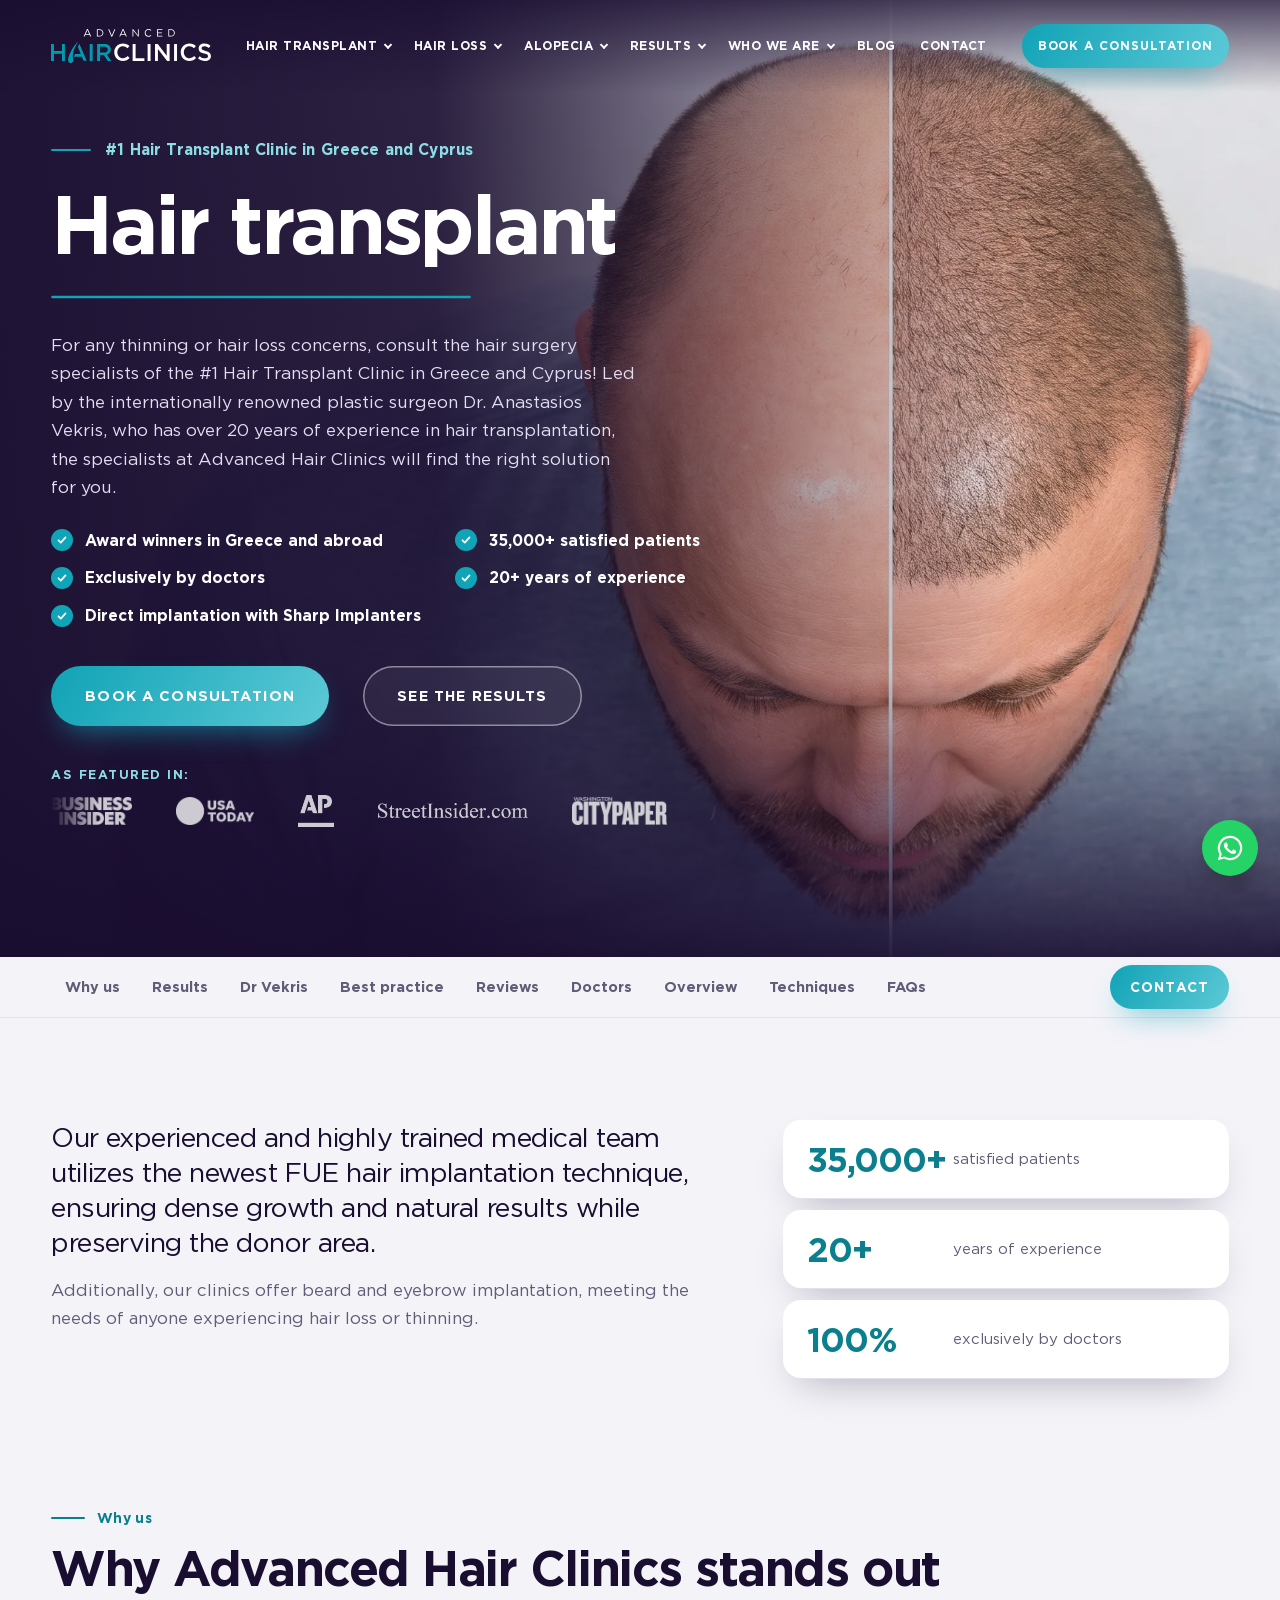
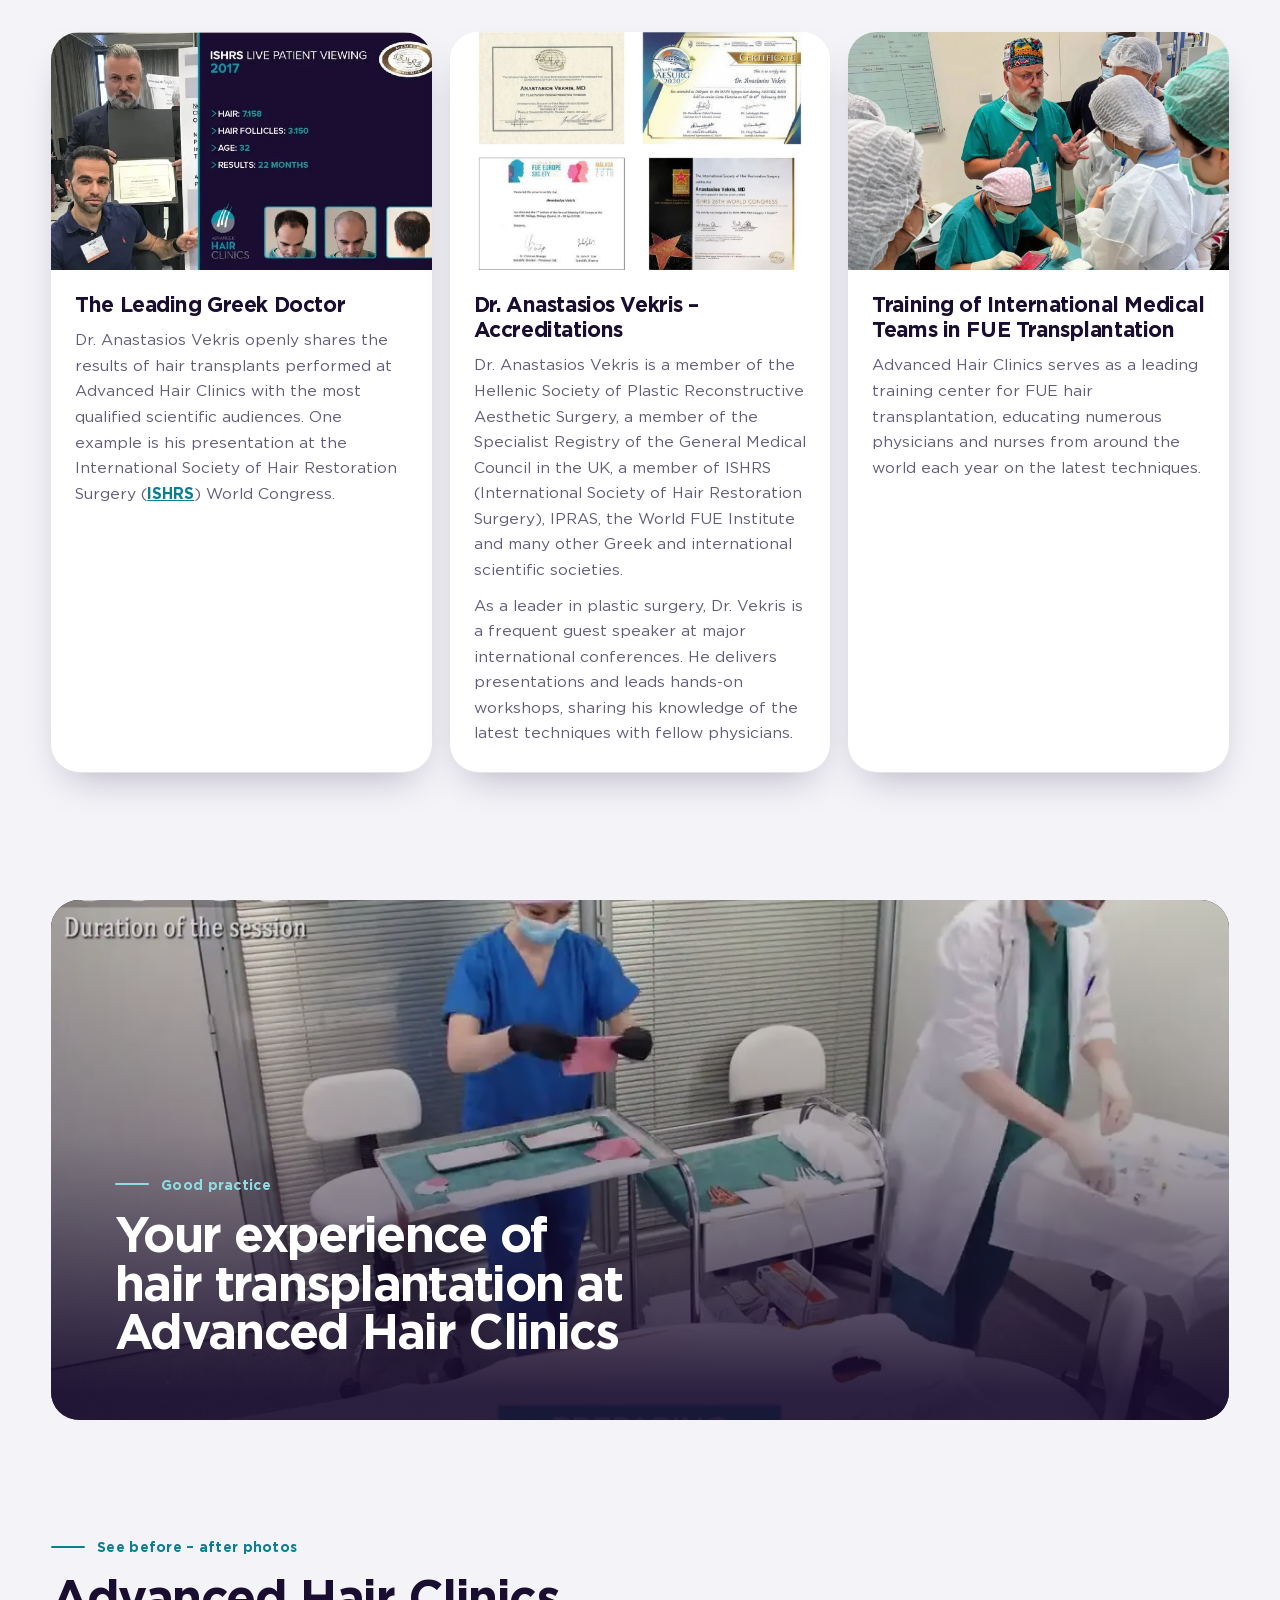
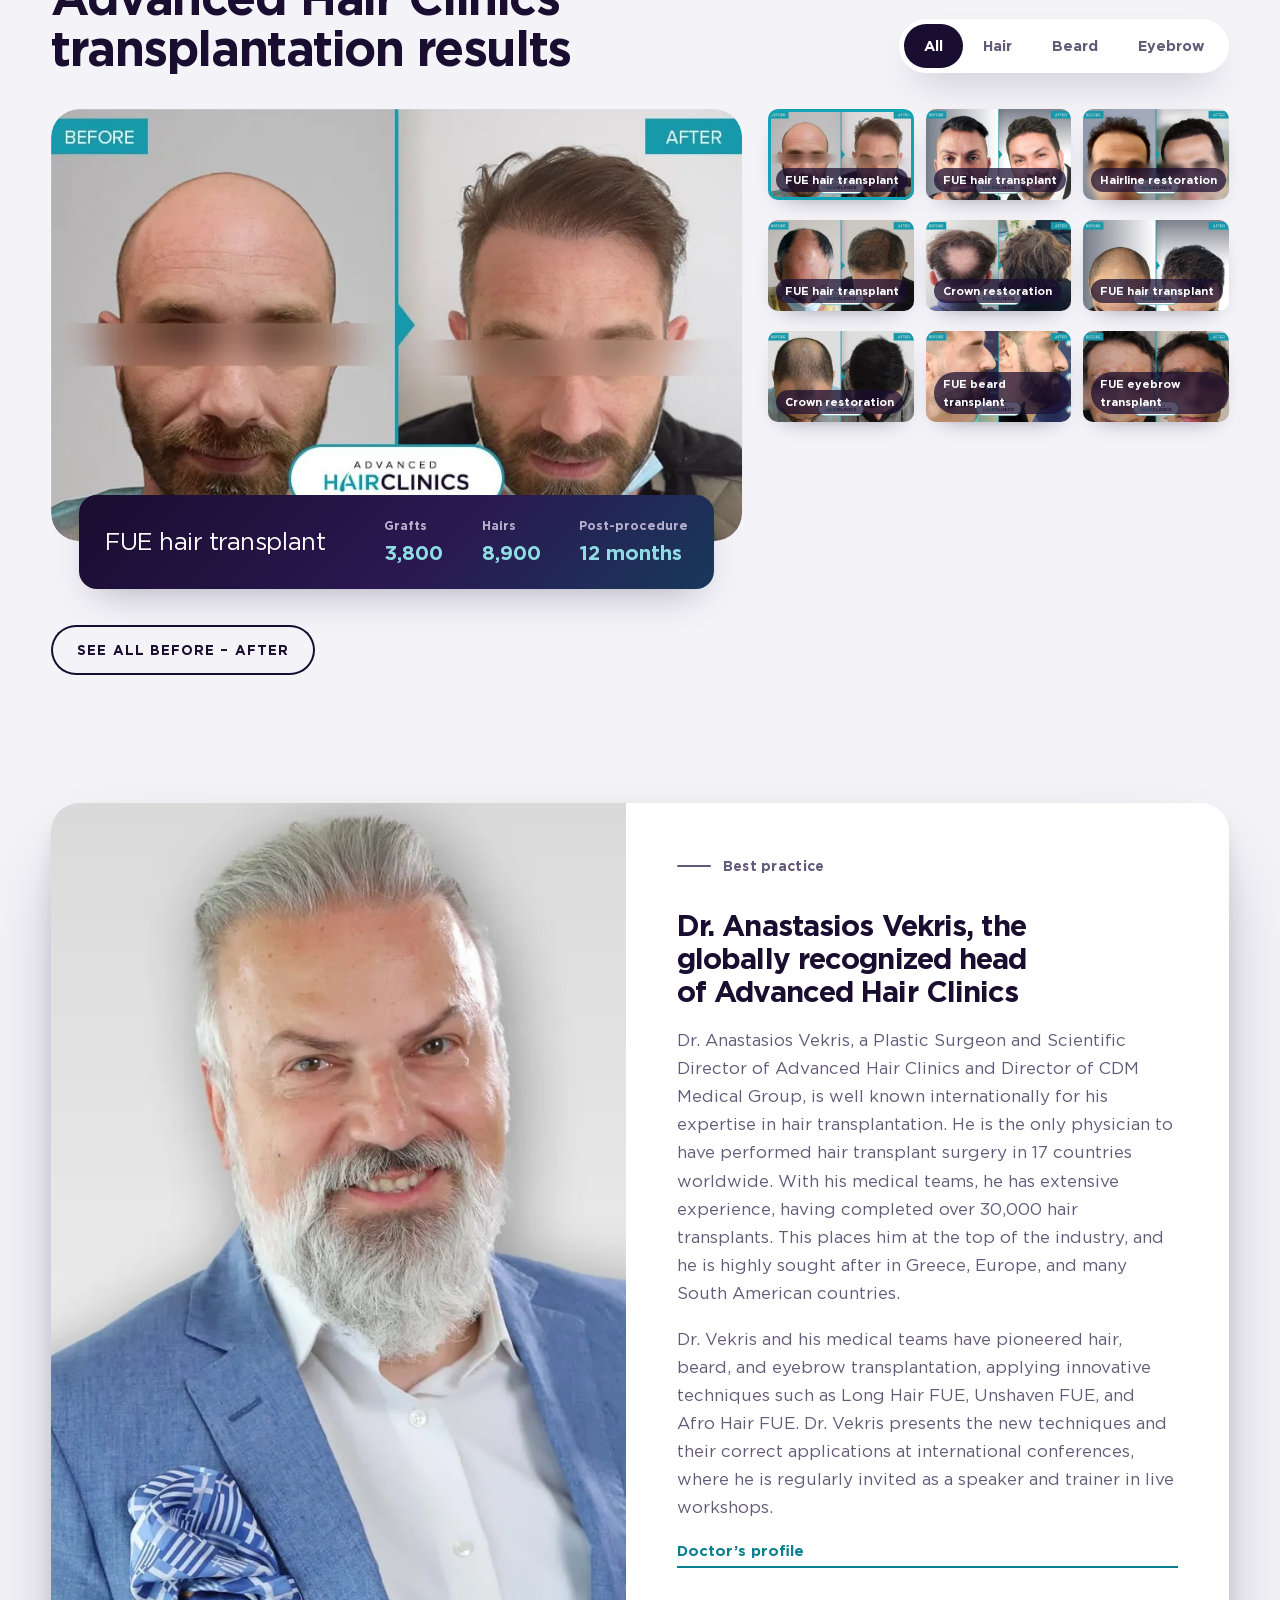
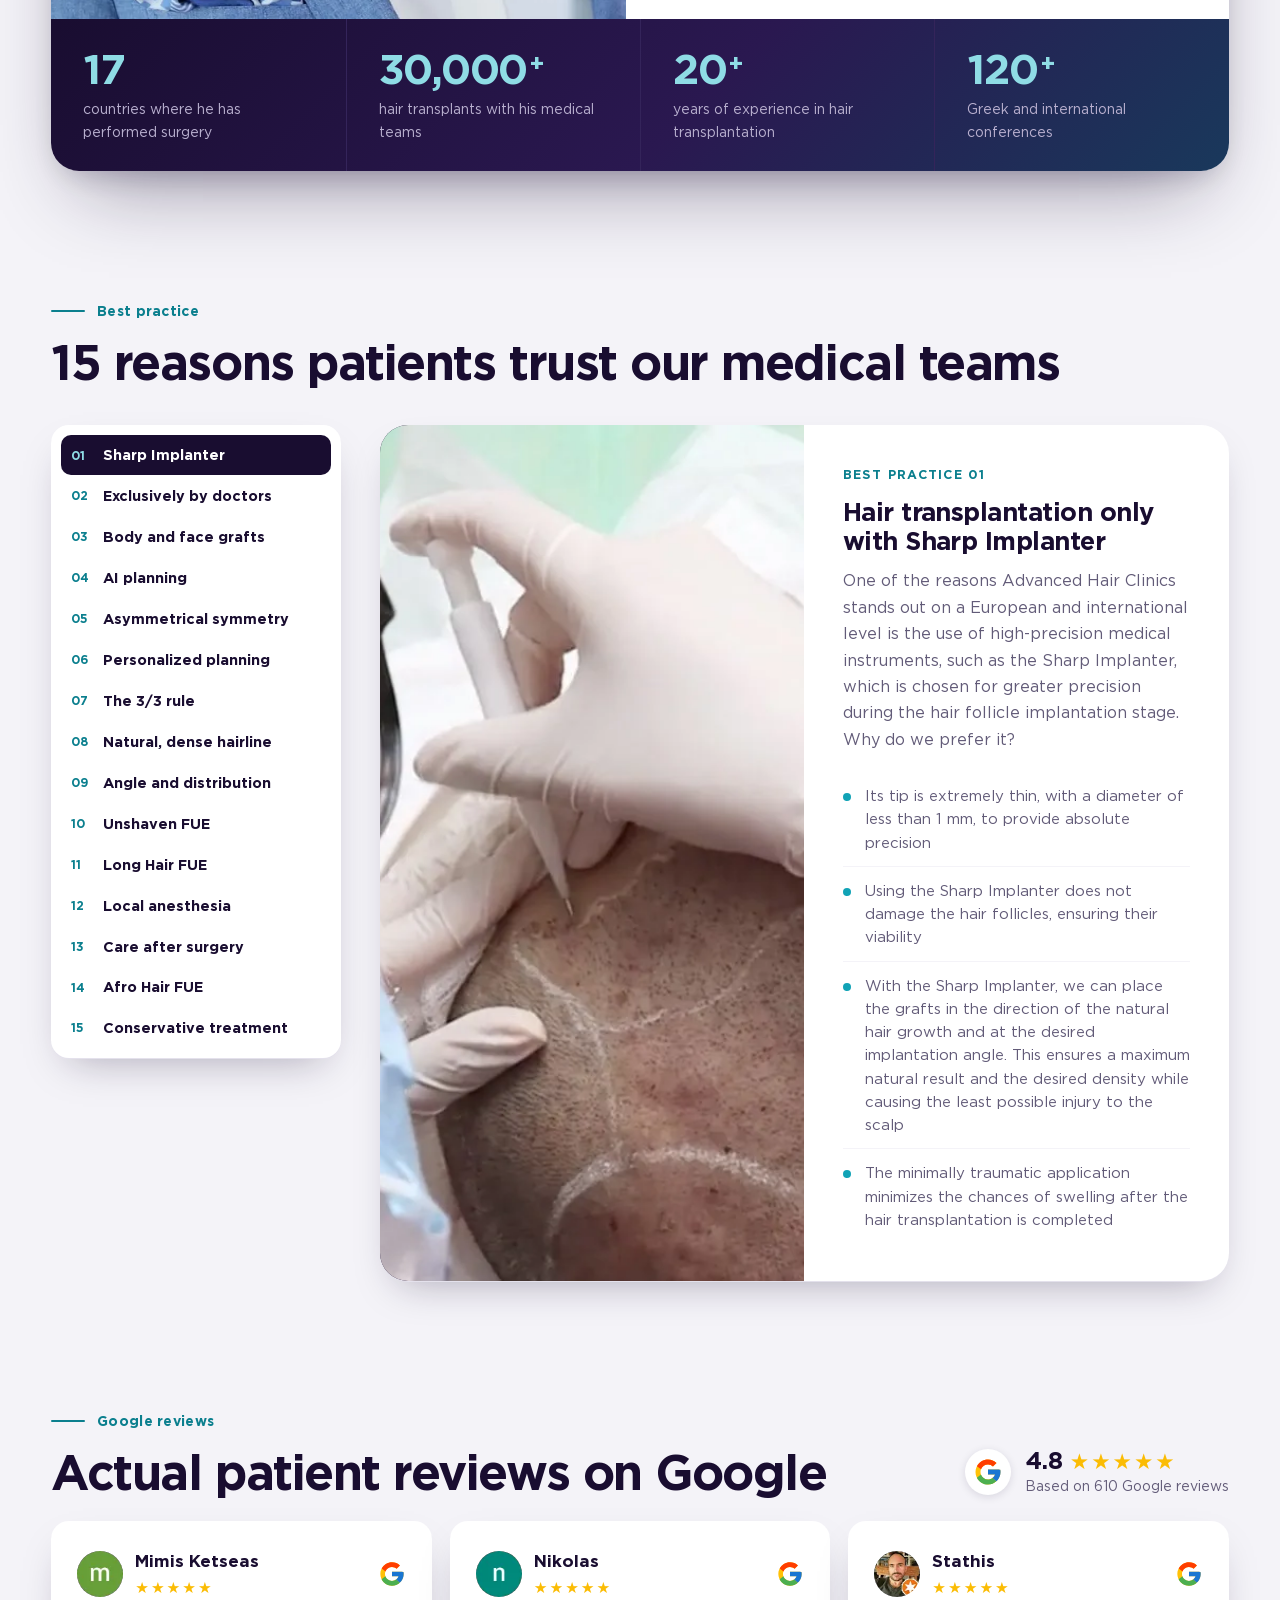
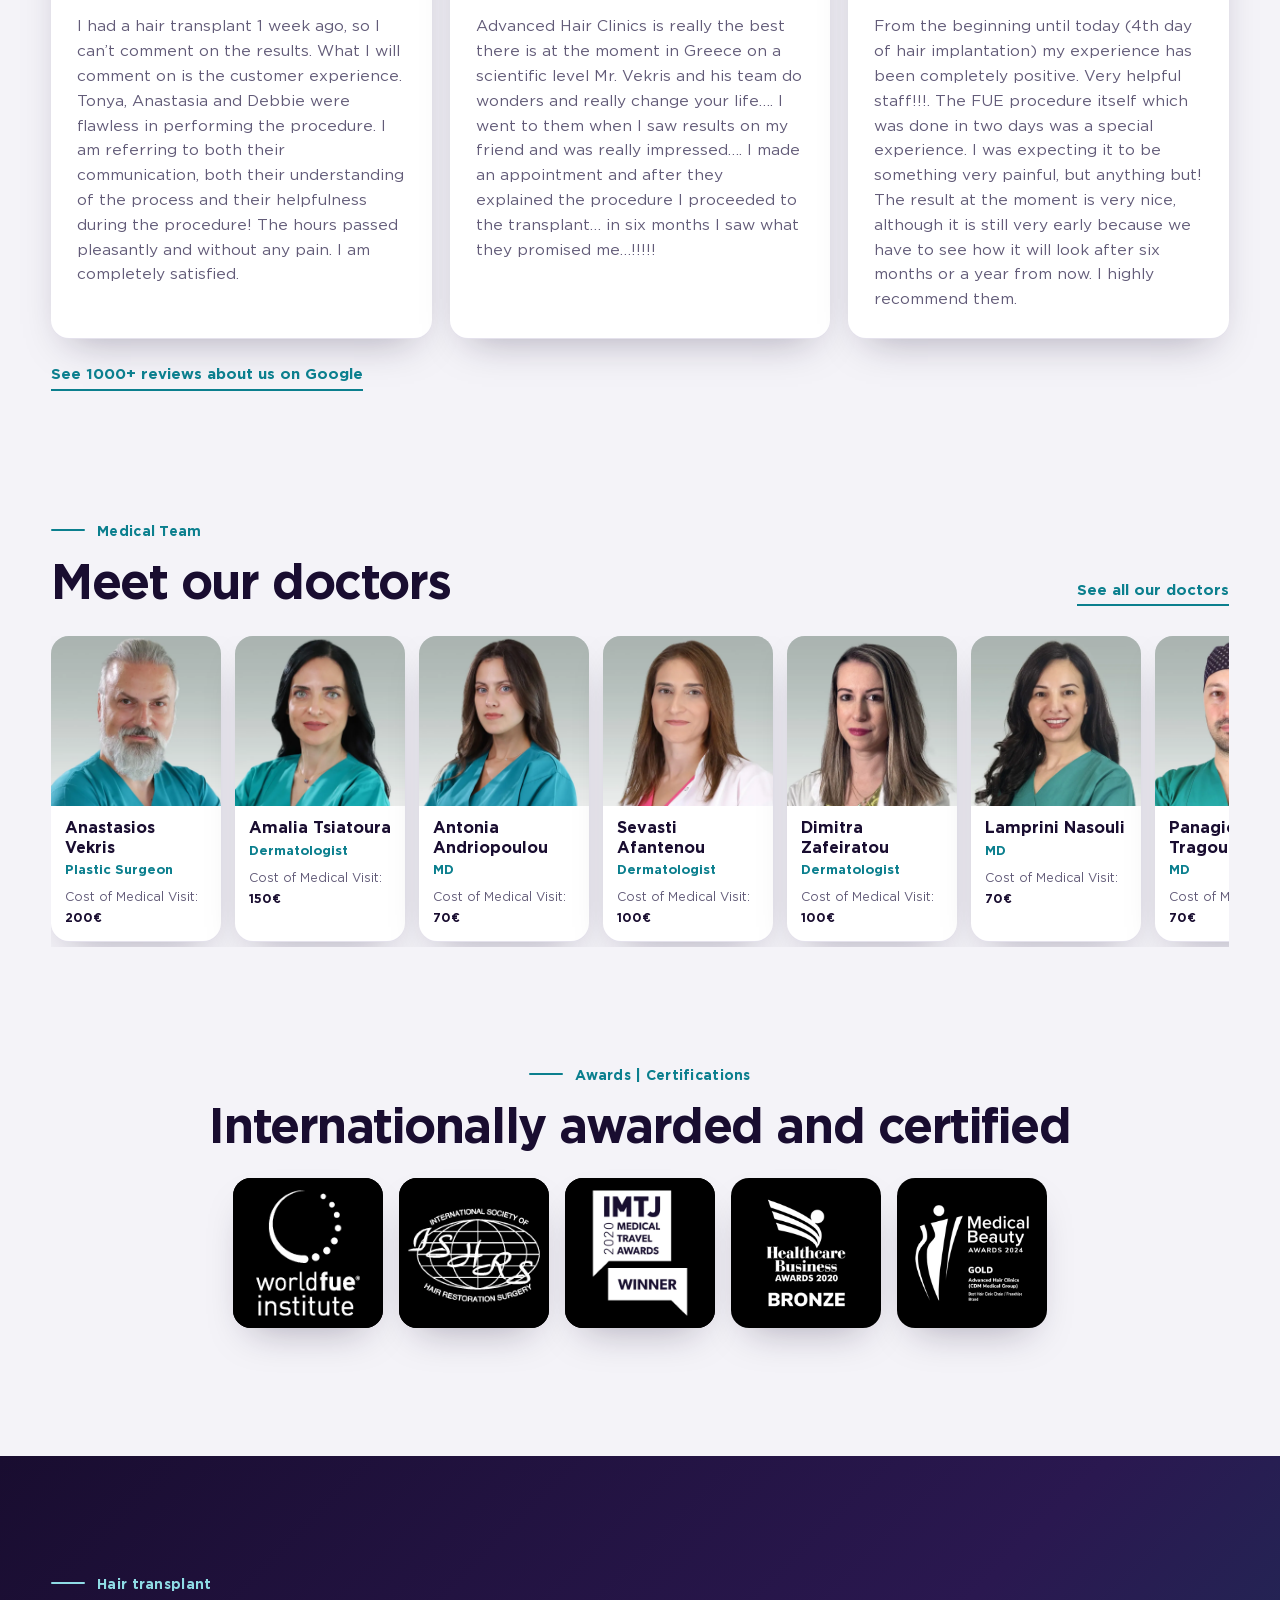
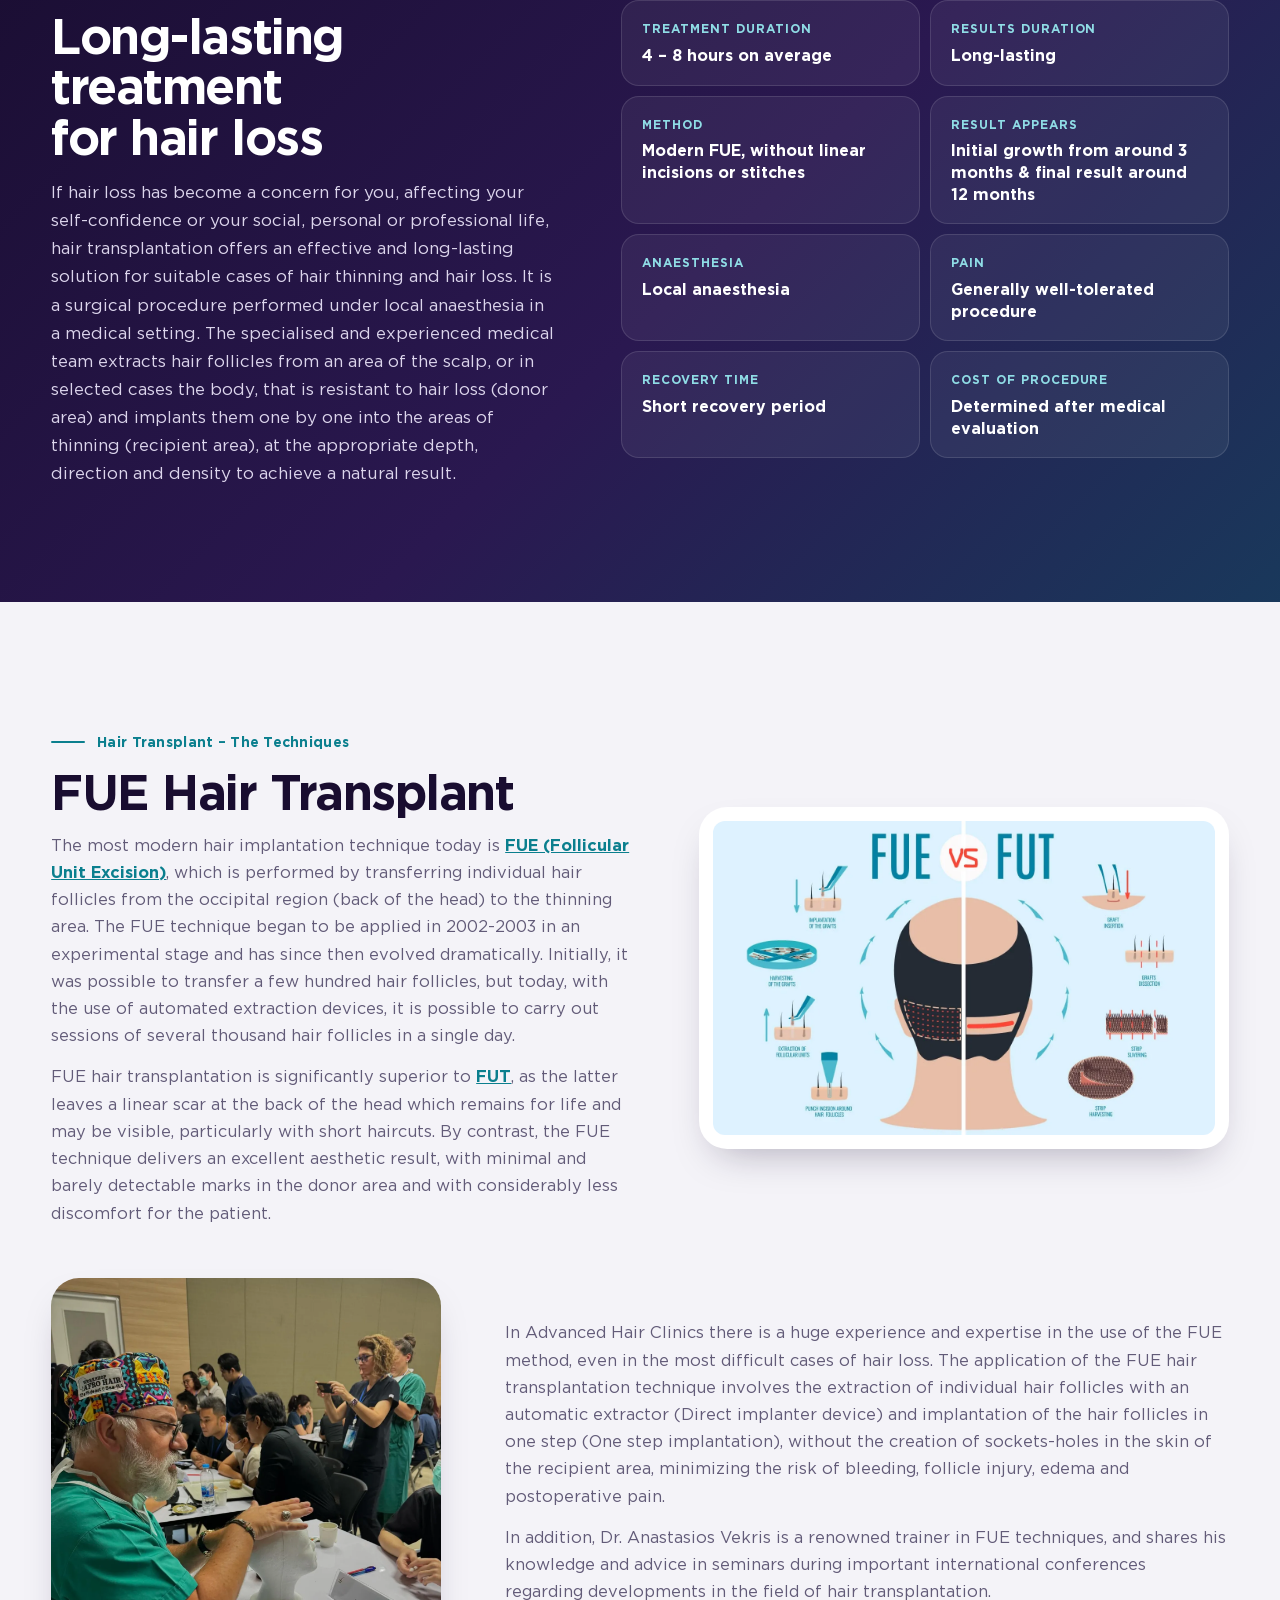
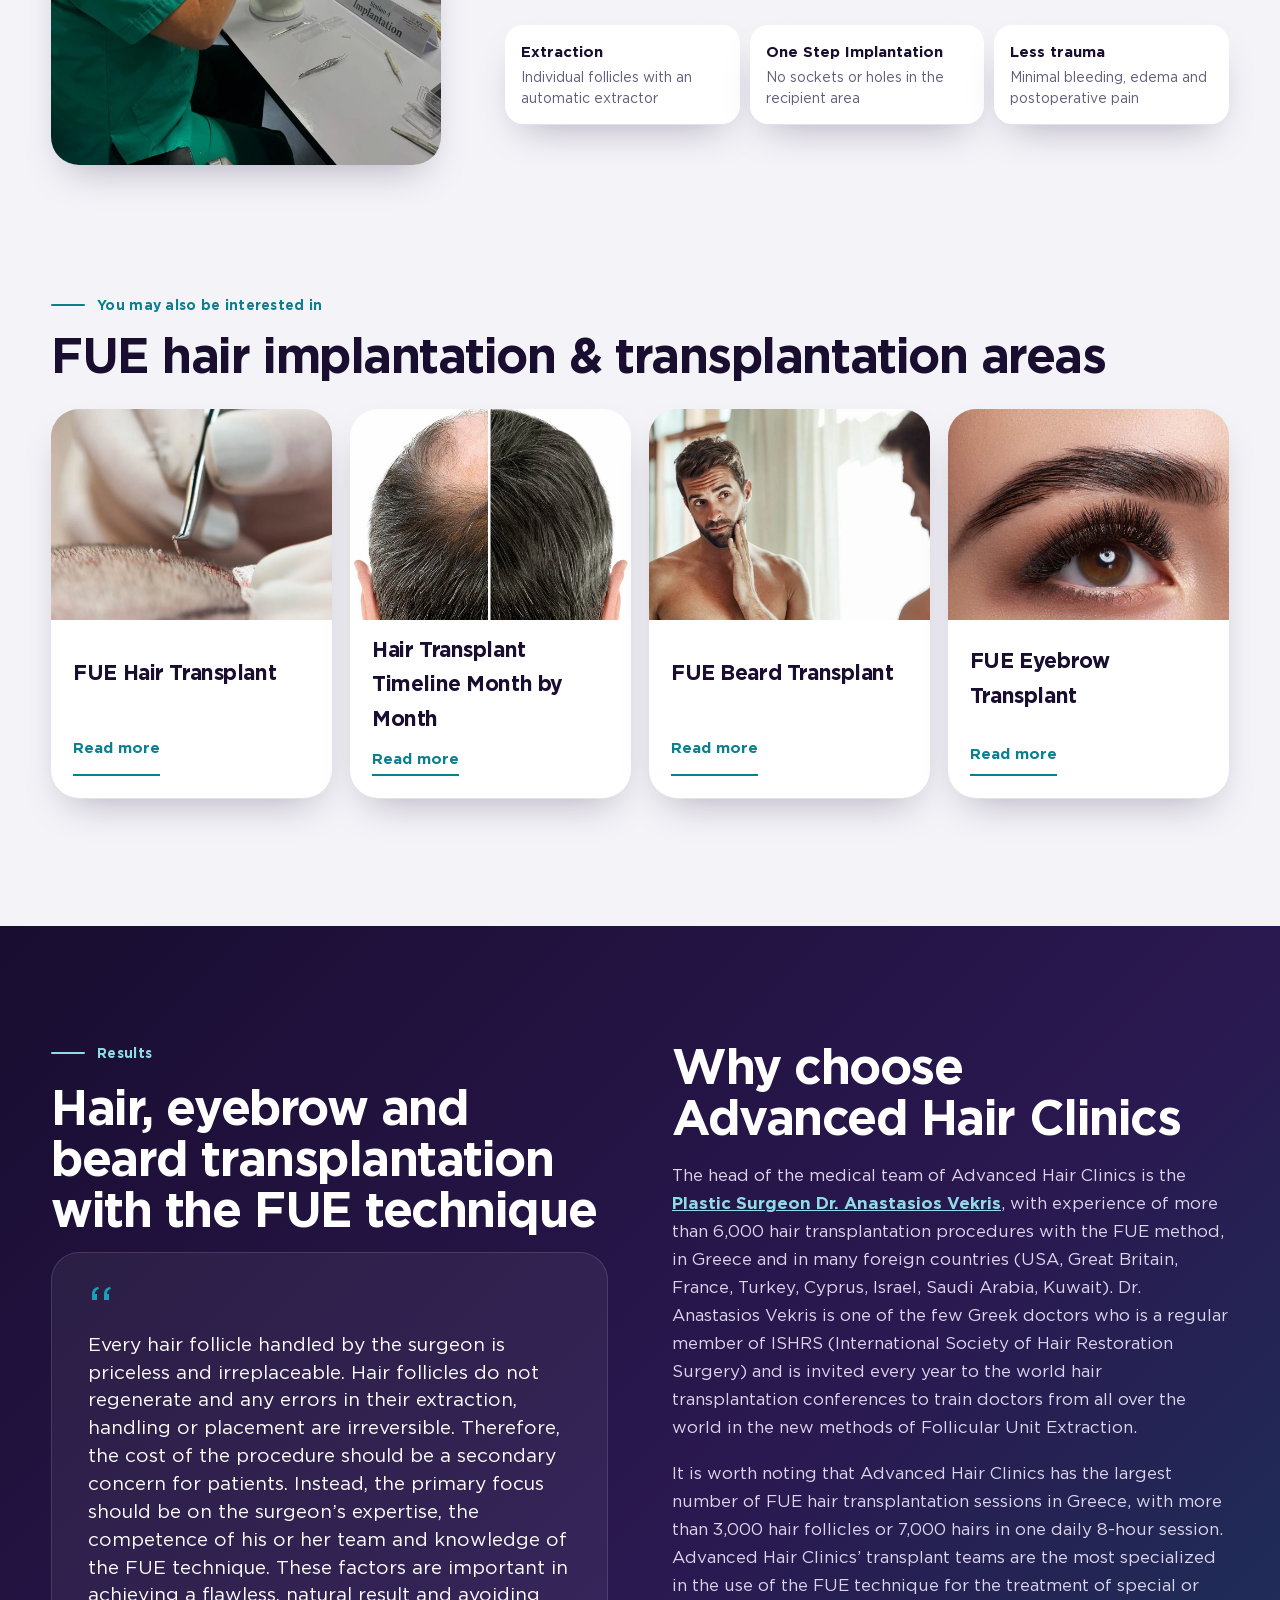
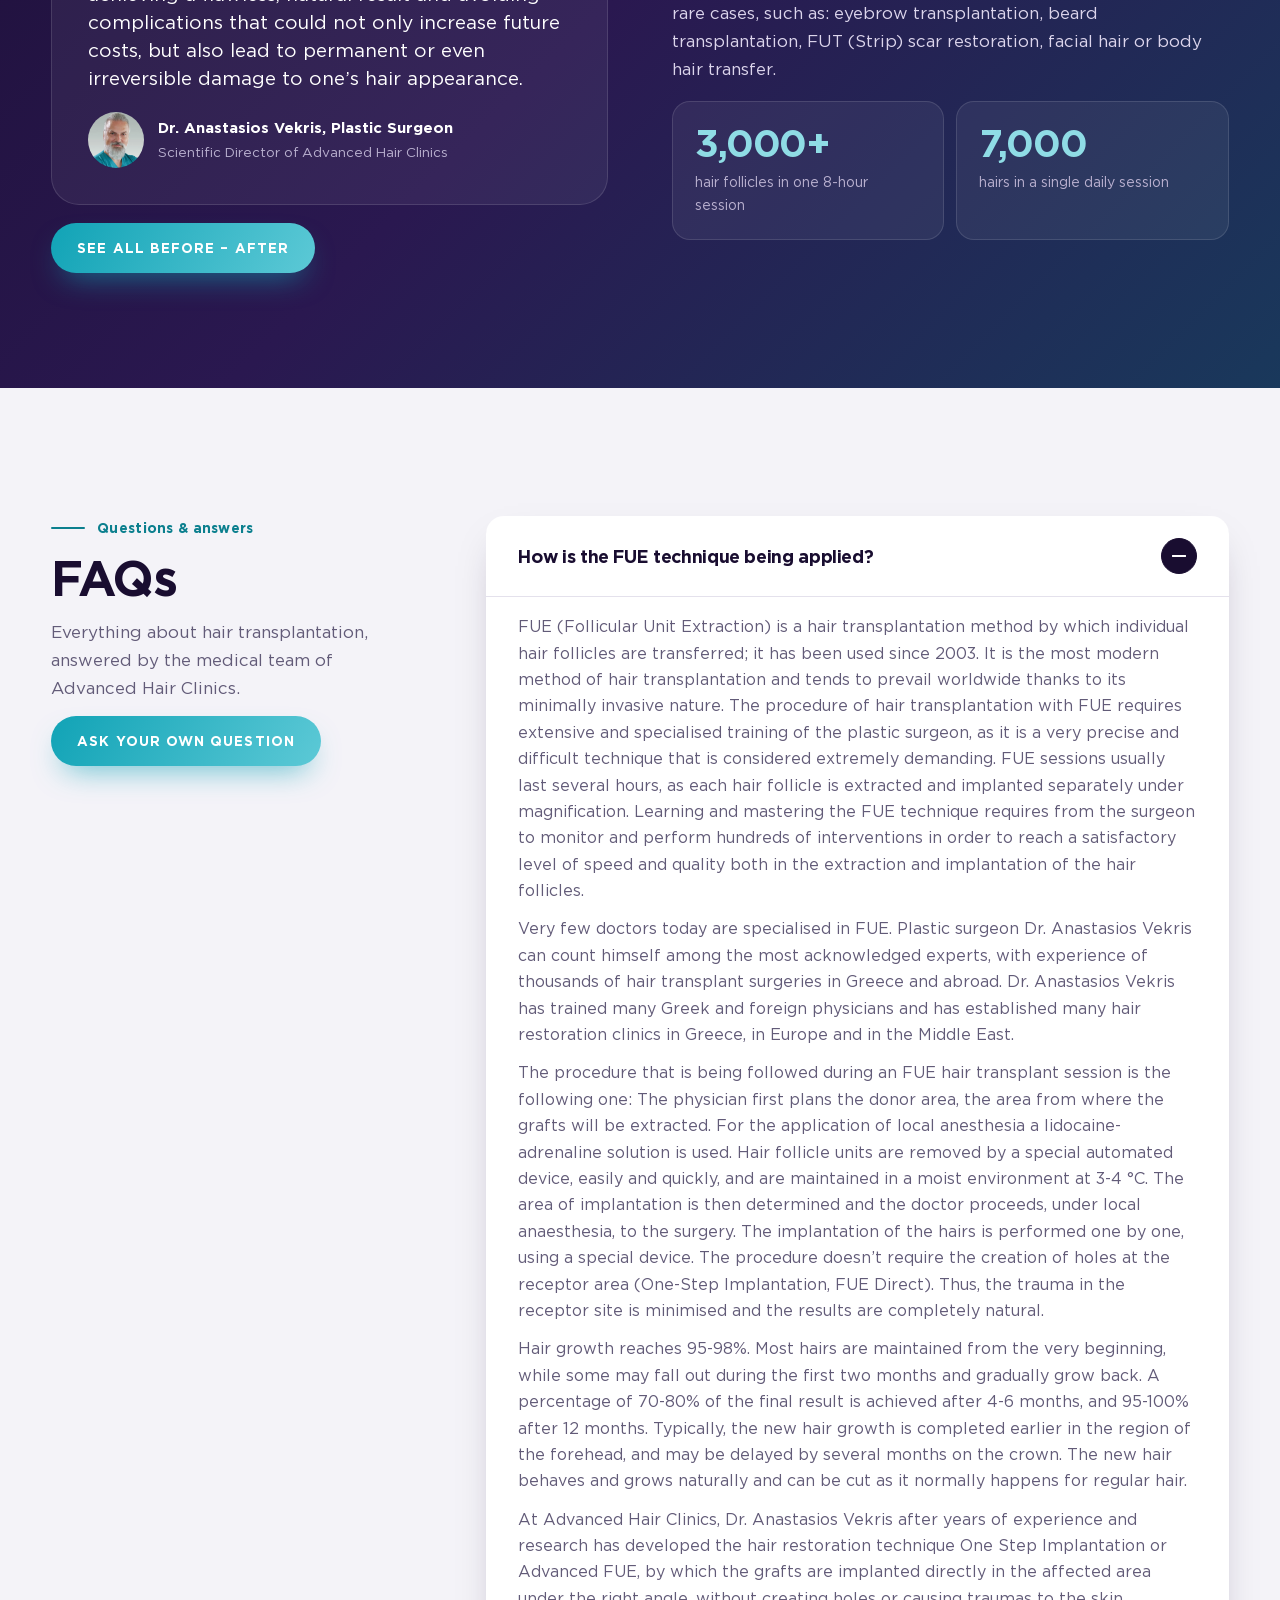
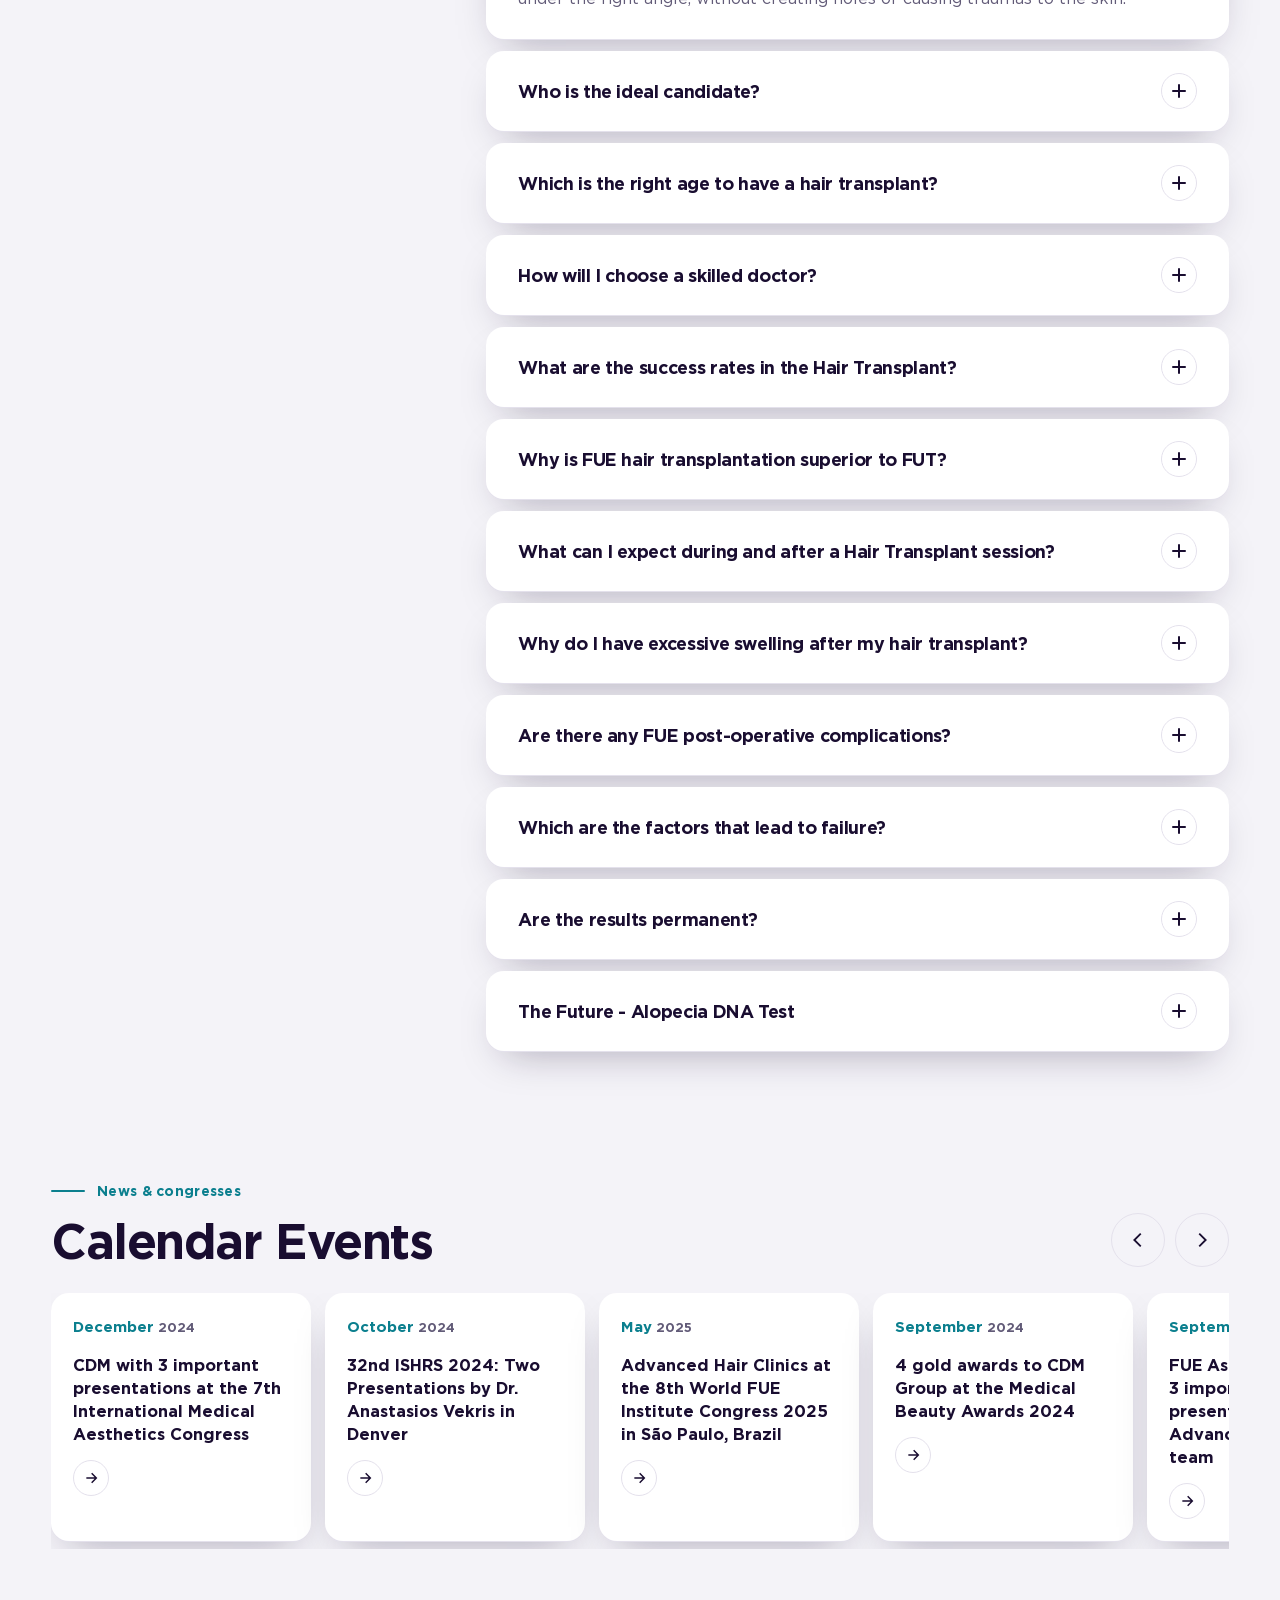
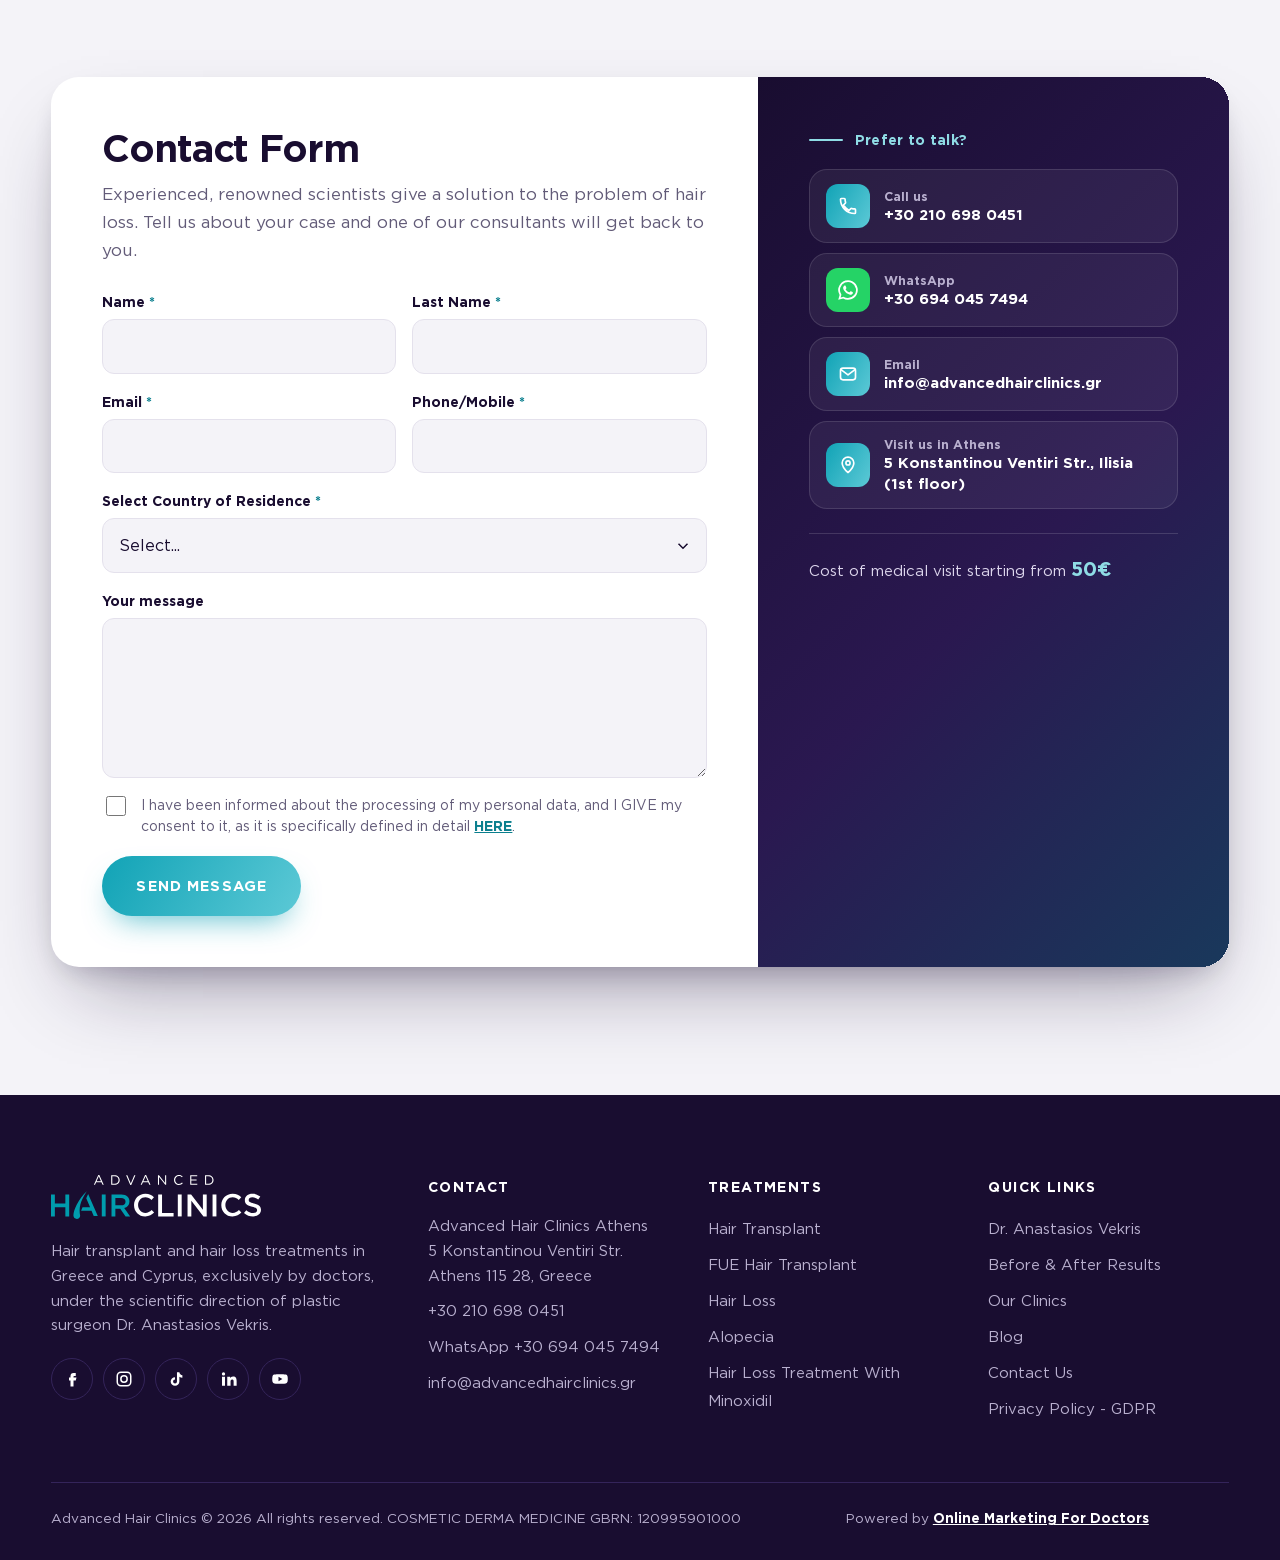
<file: hair-transplant/index.html>
<!doctype html>
<html lang="en">
<head>
<meta charset="utf-8">
<meta name="viewport" content="width=device-width, initial-scale=1">
<meta name="robots" content="noindex, nofollow">
<title>Hair Transplant in Greece | Advanced Hair Clinics</title>
<meta name="description" content="Permanent, natural hair transplant results with Advanced FUE in Greece &amp; Cyprus. Surgeon-led by Dr Anastasios Vekris, 30,000+ procedures.">
<meta name="theme-color" content="#190D30">
<link rel="icon" href="/assets/img/favicon.png">
<link rel="preload" href="/assets/fonts/ahc-regular.woff2" as="font" type="font/woff2" crossorigin>
<link rel="preload" href="/assets/fonts/ahc-bold.woff2" as="font" type="font/woff2" crossorigin>
<link rel="preload" as="image" href="/assets/img/hair-transplant/hero.webp">
<link rel="stylesheet" href="/assets/css/style.css">
<link rel="stylesheet" href="/assets/css/about.css">
<link rel="stylesheet" href="/assets/css/pages.css">
<link rel="stylesheet" href="/assets/css/blog.css">
<link rel="stylesheet" href="/assets/css/contact.css">
<link rel="stylesheet" href="/assets/css/profile.css">
<link rel="stylesheet" href="/assets/css/fue.css">
<link rel="stylesheet" href="/assets/css/info.css">
<link rel="stylesheet" href="/assets/css/ht.css">
</head>
<body class="page-about page-fue page-info page-ht">
<a class="skip" href="#main">Skip to main content</a>

<!-- ============ HEADER ============ -->
<header class="site-header" id="top">
  <div class="header-inner">
    <a class="brand" href="/" aria-label="Advanced Hair Clinics home">
      <img src="/assets/img/logo-light.svg" alt="Advanced Hair Clinics" width="190" height="40">
    </a>
    <button class="btn btn-teal header-book-mobile" type="button">Book a consultation</button>

    <nav class="main-nav" aria-label="Main">
      <ul>
        <li class="has-mega"><button type="button" class="mm-top" data-g="transplant" aria-expanded="false" aria-controls="mega">Hair Transplant</button></li>
        <li class="has-mega"><button type="button" class="mm-top" data-g="loss" aria-expanded="false" aria-controls="mega">Hair Loss</button></li>
        <li class="has-mega"><button type="button" class="mm-top" data-g="alopecia" aria-expanded="false" aria-controls="mega">Alopecia</button></li>
        <li class="has-mega"><button type="button" class="mm-top" data-g="results" aria-expanded="false" aria-controls="mega">Results</button></li>
        <li class="has-mega"><button type="button" class="mm-top" data-g="about" aria-expanded="false" aria-controls="mega">Who We Are</button></li>
        <li><a href="/blog/">Blog</a></li>
        <li><a href="/contact-us/">Contact</a></li>
      </ul>
    </nav>

    <div class="header-actions">
      <a class="header-phone" href="tel:+302106980451">
        <span class="header-phone-label">Call us now</span>
        <span class="header-phone-number">+30 210 698 0451</span>
      </a>
      <button class="btn btn-teal header-book" type="button">Book a consultation</button>
      <a class="icon-btn phone-icon" href="tel:+302106980451" aria-label="Call +30 210 698 0451">
        <svg viewBox="0 0 24 24" aria-hidden="true"><path d="M6.6 10.8a15.1 15.1 0 0 0 6.6 6.6l2.2-2.2a1 1 0 0 1 1-.25 11.4 11.4 0 0 0 3.6.57 1 1 0 0 1 1 1V20a1 1 0 0 1-1 1A17 17 0 0 1 3 4a1 1 0 0 1 1-1h3.5a1 1 0 0 1 1 1c0 1.25.2 2.45.57 3.57a1 1 0 0 1-.25 1z"/></svg>
      </a>
      <button class="icon-btn menu-toggle" type="button" aria-label="Open menu" aria-expanded="false" aria-controls="mobile-menu">
        <span></span><span></span><span></span>
      </button>
    </div>
  </div>
  <div class="mega" id="mega" hidden>
    <div class="mega-inner">
      <div class="mega-col">
        <div class="mm-group" data-g="about">
          <p class="mm-h"><a href="/who-we-are/">Who We Are</a></p>
          <ul><li><a href="/who-we-are/">Who We Are</a></li><li><a href="/doctors/">Our Doctors</a></li><li><a href="/hair-transplant-clinics/">Our Clinics</a></li><li><a href="/consultants-hair-transplant-hair-loss/">Consultants</a></li></ul>
        </div>
        <div class="mm-group mm-solo">
          <p class="mm-h"><a href="/blog/">Blog - Articles</a></p>
          <p class="mm-h"><a href="/contact-us/">Contact Us</a></p>
        </div>
      </div>
      <div class="mega-col">
        <div class="mm-group" data-g="loss">
          <p class="mm-h"><a href="/hair-loss/">Hair Loss</a></p>
          <ul><li><a href="/hair-loss/">Hair Loss</a></li><li><span class="mm-off" aria-disabled="true" title="Coming soon">Male Hair Loss</span></li><li><span class="mm-off" aria-disabled="true" title="Coming soon">Female Hair Loss</span></li><li><span class="mm-off" aria-disabled="true" title="Coming soon">Tricopat Hair Loss Treatment</span></li><li><span class="mm-off" aria-disabled="true" title="Coming soon">Hair Loss Treatment With Autologous Growth Factors</span></li><li><span class="mm-off" aria-disabled="true" title="Coming soon">Hair Loss Treatment With Minoxidil</span></li><li><span class="mm-off" aria-disabled="true" title="Coming soon">Scalp Micropigmentation</span></li></ul>
        </div>
        <div class="mm-group" data-g="alopecia">
          <p class="mm-h"><a href="/alopecia/">Alopecia</a></p>
          <ul><li><a href="/alopecia/">Alopecia</a></li><li><span class="mm-off" aria-disabled="true" title="Coming soon">Androgenetic Alopecia</span></li><li><span class="mm-off" aria-disabled="true" title="Coming soon">Alopecia Areata</span></li><li><span class="mm-off" aria-disabled="true" title="Coming soon">Diffuse Alopecia</span></li><li><span class="mm-off" aria-disabled="true" title="Coming soon">Cicatricial Alopecia</span></li><li><span class="mm-off" aria-disabled="true" title="Coming soon">Hair Loss DNA Test</span></li></ul>
        </div>
      </div>
      <div class="mega-col">
        <div class="mm-group" data-g="transplant">
          <p class="mm-h"><a href="/hair-transplant/">Hair Transplant</a></p>
          <ul><li><a href="/hair-transplant/">Hair Transplant</a></li><li><a href="/fue-hair-transplant/">FUE Hair Transplant</a></li><li><a href="/vip-hair-transplant/">VIP Hair Transplant by Dr Vekris</a></li><li><span class="mm-off" aria-disabled="true" title="Coming soon">FUE Beard Transplant</span></li><li><span class="mm-off" aria-disabled="true" title="Coming soon">FUE Eyebrow Transplant</span></li><li><span class="mm-off" aria-disabled="true" title="Coming soon">Leukotrichia</span></li><li><span class="mm-off" aria-disabled="true" title="Coming soon">FUT Strip Hair Transplant</span></li><li><span class="mm-off" aria-disabled="true" title="Coming soon">FUT Strip Scars Restoration</span></li><li><span class="mm-off" aria-disabled="true" title="Coming soon">Unshaven FUE Hair Transplant</span></li><li><span class="mm-off" aria-disabled="true" title="Coming soon">Hair Transplant in Women</span></li><li><span class="mm-off" aria-disabled="true" title="Coming soon">Hair Transplant Timeline Month by Month</span></li></ul>
        </div>
        <div class="mm-group" data-g="results">
          <p class="mm-h"><a href="/before-after-results/">Before-After Results</a></p>
          <ul><li><a href="/before-after-results/#fue-hair-transplant">Hair Transplant Results</a></li><li><a href="/before-after-results/#eyebrow-transplant">Eyebrow Transplant Results</a></li><li><a href="/before-after-results/#beard-transplant">Beard Transplant Results</a></li><li><a href="/before-after-results/#unshaven-fue-hair-transplant">Unshaven Hair Transplant Results</a></li><li><a href="/before-after-results/#autologous-hair-mesotherapy">Autologous Hair Mesotherapy Results</a></li><li><a href="/before-after-results/#scalp-micropigmentation">Scalp Micropigmentation Results</a></li></ul>
        </div>
      </div>
      <div class="mega-cards">
        <a class="mega-card" href="/plastic-surgeon-dr-anastasios-vekris/">
          <img src="/assets/img/about/doctors/anastasios-vekris.webp" alt="" width="720" height="720" loading="lazy">
          <span class="mc-k">Scientific Director</span>
          <span class="mc-t">Dr. Anastasios Vekris</span>
          <span class="mc-p">Plastic surgeon and President of the FUE Europe Society.</span>
          <span class="text-link light">Meet Dr. Vekris</span>
        </a>
        <a class="mega-card mega-card-vip" href="/vip-hair-transplant/">
          <img src="/assets/img/gen/surgery-card.webp" alt="" width="600" height="737" loading="lazy">
          <span class="mc-k">Vekris Signature</span>
          <span class="mc-t">VIP Hair Transplant</span>
          <span class="mc-p">Performed by Dr. Vekris himself, in complete confidence.</span>
          <span class="text-link light">Discover VIP</span>
        </a>
      </div>
    </div>
  </div>
</header>

<!-- Mobile menu -->
<div class="mobile-menu" id="mobile-menu" hidden>
  <nav aria-label="Mobile">
    <details>
      <summary>Who We Are</summary>
      <a href="/who-we-are/">Who We Are</a><a href="/doctors/">Our Doctors</a><a href="/hair-transplant-clinics/">Our Clinics</a><a href="/consultants-hair-transplant-hair-loss/">Consultants</a>
    </details>
    <details>
      <summary>Hair Transplant</summary>
      <a href="/hair-transplant/">Hair Transplant</a><a href="/fue-hair-transplant/">FUE Hair Transplant</a><a href="/vip-hair-transplant/">VIP Hair Transplant by Dr Vekris</a><span class="mm-off" aria-disabled="true" title="Coming soon">FUE Beard Transplant</span><span class="mm-off" aria-disabled="true" title="Coming soon">FUE Eyebrow Transplant</span><span class="mm-off" aria-disabled="true" title="Coming soon">Leukotrichia</span><span class="mm-off" aria-disabled="true" title="Coming soon">FUT Strip Hair Transplant</span><span class="mm-off" aria-disabled="true" title="Coming soon">FUT Strip Scars Restoration</span><span class="mm-off" aria-disabled="true" title="Coming soon">Unshaven FUE Hair Transplant</span><span class="mm-off" aria-disabled="true" title="Coming soon">Hair Transplant in Women</span><span class="mm-off" aria-disabled="true" title="Coming soon">Hair Transplant Timeline Month by Month</span>
    </details>
    <details>
      <summary>Hair Loss</summary>
      <a href="/hair-loss/">Hair Loss</a><span class="mm-off" aria-disabled="true" title="Coming soon">Male Hair Loss</span><span class="mm-off" aria-disabled="true" title="Coming soon">Female Hair Loss</span><span class="mm-off" aria-disabled="true" title="Coming soon">Tricopat Hair Loss Treatment</span><span class="mm-off" aria-disabled="true" title="Coming soon">Hair Loss Treatment With Autologous Growth Factors</span><span class="mm-off" aria-disabled="true" title="Coming soon">Hair Loss Treatment With Minoxidil</span><span class="mm-off" aria-disabled="true" title="Coming soon">Scalp Micropigmentation</span>
    </details>
    <details>
      <summary>Alopecia</summary>
      <a href="/alopecia/">Alopecia</a><span class="mm-off" aria-disabled="true" title="Coming soon">Androgenetic Alopecia</span><span class="mm-off" aria-disabled="true" title="Coming soon">Alopecia Areata</span><span class="mm-off" aria-disabled="true" title="Coming soon">Diffuse Alopecia</span><span class="mm-off" aria-disabled="true" title="Coming soon">Cicatricial Alopecia</span><span class="mm-off" aria-disabled="true" title="Coming soon">Hair Loss DNA Test</span>
    </details>
    <details>
      <summary>Before-After Results</summary>
      <a href="/before-after-results/#fue-hair-transplant">Hair Transplant Results</a><a href="/before-after-results/#eyebrow-transplant">Eyebrow Transplant Results</a><a href="/before-after-results/#beard-transplant">Beard Transplant Results</a><a href="/before-after-results/#unshaven-fue-hair-transplant">Unshaven Hair Transplant Results</a><a href="/before-after-results/#autologous-hair-mesotherapy">Autologous Hair Mesotherapy Results</a><a href="/before-after-results/#scalp-micropigmentation">Scalp Micropigmentation Results</a>
    </details>
    <a href="/plastic-surgeon-dr-anastasios-vekris/">Dr Vekris</a>
    <a href="/blog/">Blog</a>
    <a href="/contact-us/">Contact</a>
  </nav>
  <div class="mobile-menu-foot">
    <a class="header-phone" href="tel:+302106980451">
      <span class="header-phone-label">Call us now</span>
      <span class="header-phone-number">+30 210 698 0451</span>
    </a>
    <button class="btn btn-teal" type="button">Book a consultation</button>
  </div>
</div>

<main id="main">

<!-- ============ HERO ============ -->
<section class="hero hero-about hero-info hero-ht" aria-label="Introduction">
  <img class="hero-img" src="/assets/img/hair-transplant/hero.webp" alt="Before and after a hair transplant, seen from above" width="2560" height="1440" fetchpriority="high">
  <div class="hero-shade" aria-hidden="true"></div>
  <div class="hero-content">
    <p class="hero-eyebrow">#1 Hair Transplant Clinic in Greece and Cyprus</p>
    <h1 class="hero-title info-h1">Hair transplant</h1>
    <svg class="hairline hero-hairline" viewBox="0 0 600 4" preserveAspectRatio="none" aria-hidden="true"><path d="M2 2 H598"/></svg>
    <p class="hero-sub">For any thinning or hair loss concerns, consult the hair surgery specialists of the #1 Hair Transplant Clinic in Greece and Cyprus! Led by the internationally renowned plastic surgeon Dr. Anastasios Vekris, who has over 20 years of experience in hair transplantation, the specialists at Advanced Hair Clinics will find the right solution for you.</p>
    <ul class="hero-points"><li>Award winners in Greece and abroad</li><li>35,000+ satisfied patients</li><li>Exclusively by doctors</li><li>20+ years of experience</li><li>Direct implantation with Sharp Implanters</li></ul>
    <div class="hero-cta">
      <a class="btn btn-teal btn-lg" href="#contact-form">Book a consultation</a>
      <a class="btn btn-ghost btn-lg" href="#results">See the results</a>
    </div>
      <div class="hero-press">
        <p class="hp-k">As featured in:</p>
        <div class="hp-viewport">
        <ul class="hero-press-list" aria-label="As featured in">
          <li class="hp-business-insider"><a href="https://markets.businessinsider.com/news/stocks/advanced-hair-clinics-presents-alopeciai-hair-loss-assessment-tool-1036665219" target="_blank" rel="noopener"><img src="/assets/img/press/business-insider.webp" alt="Business Insider" width="348" height="120"></a></li>
          <li class="hp-usa-today"><a href="https://www.usatoday.com/press-release/story/52659/advanced-hair-clinics-presents-alopeciai-hair-loss-assessment-tool" target="_blank" rel="noopener"><img src="/assets/img/press/usa-today.webp" alt="USA Today" width="333" height="120"></a></li>
          <li class="hp-ap-news"><a href="https://apnews.com/press-release/marketersmedia/press-release-e6e11d0cc15daa1fe231c60dc971aa9e" target="_blank" rel="noopener"><img src="/assets/img/press/ap-news.webp" alt="AP News" width="135" height="120"></a></li>
          <li class="hp-streetinsider"><a href="https://www.streetinsider.com/The+Financial+Capital/Advanced+Hair+Clinics+Presents+AlopeciAI+Hair+Loss+Assessment+Tool/27231861.html" target="_blank" rel="noopener"><img src="/assets/img/press/streetinsider.webp" alt="StreetInsider" width="278" height="28"></a></li>
          <li class="hp-washington-city-paper"><a href="https://pr.washingtoncitypaper.com/article/Advanced-Hair-Clinics-Presents-AlopeciAI-Hair-Loss-Assessment-Tool/6adf4061df578d00025b1e42" target="_blank" rel="noopener"><img src="/assets/img/press/washington-city-paper.webp" alt="Washington City Paper" width="408" height="120"></a></li>
          <li class="hp-newsbreak"><a href="https://www.newsbreak.com/dmr-news-321522575/4967552618897-advanced-hair-clinics-presents-alopeciai-hair-loss-assessment-tool" target="_blank" rel="noopener"><img src="/assets/img/press/newsbreak.webp" alt="NewsBreak" width="761" height="120"></a></li>
          <li class="hp-times-of-san-diego"><a href="https://pr.timesofsandiego.com/article/Advanced-Hair-Clinics-Presents-AlopeciAI-Hair-Loss-Assessment-Tool/6adf4061df578d00025b1e42" target="_blank" rel="noopener"><img src="/assets/img/press/times-of-san-diego.webp" alt="Times of San Diego" width="282" height="120"></a></li>
        </ul>
        </div>
  </div>
</section>

<nav class="page-nav" aria-label="On this page">
  <div class="page-nav-inner">
    <ul><li><a href="#stands-out">Why us</a></li><li><a href="#results">Results</a></li><li><a href="#dr-vekris">Dr Vekris</a></li><li><a href="#best-practice">Best practice</a></li><li><a href="#reviews">Reviews</a></li><li><a href="#doctors">Doctors</a></li><li><a href="#overview">Overview</a></li><li><a href="#techniques">Techniques</a></li><li><a href="#faqs">FAQs</a></li></ul>
    <a class="btn btn-teal page-nav-cta" href="#contact-form">Contact</a>
  </div>
</nav>

<!-- ============ INTRO ============ -->
<section class="info-intro ht-intro" aria-label="About hair transplant">
  <div class="ii-text">
    <p class="ii-lead">Our experienced and highly trained medical team utilizes the newest FUE hair implantation technique, ensuring dense growth and natural results while preserving the donor area.</p>
    <p>Additionally, our clinics offer beard and eyebrow implantation, meeting the needs of anyone experiencing hair loss or thinning.</p>
  </div>
  <dl class="ii-stats">
    <div><dt>35,000+</dt><dd>satisfied patients</dd></div>
    <div><dt>20+</dt><dd>years of experience</dd></div>
    <div><dt>100%</dt><dd>exclusively by doctors</dd></div>
  </dl>
</section>

<!-- ============ STANDS OUT ============ -->
<section class="stand" id="stands-out" aria-labelledby="stand-title">
  <div class="stand-head"><p class="kicker">Why us</p><h2 id="stand-title" class="h2">Why Advanced Hair Clinics stands out</h2></div>
  <ul class="stand-grid">
    <li><img src="/assets/img/hair-transplant/live-patient-2017.webp" alt="Dr. Vekris presenting live patient results at the ISHRS World Congress 2017" loading="lazy"><div><h3>The Leading Greek Doctor</h3><p>Dr. Anastasios Vekris openly shares the results of hair transplants performed at Advanced Hair Clinics with the most qualified scientific audiences. One example is his presentation at the International Society of Hair Restoration Surgery (<a href="https://www.ishrs.org/" target="_blank" rel="noopener">ISHRS</a>) World Congress.</p></div></li>
    <li><img src="/assets/img/hair-transplant/credentials.webp" alt="Certificates and accreditations of Dr. Anastasios Vekris" loading="lazy"><div><h3>Dr. Anastasios Vekris – Accreditations</h3><p>Dr. Anastasios Vekris is a member of the Hellenic Society of Plastic Reconstructive Aesthetic Surgery, a member of the Specialist Registry of the General Medical Council in the UK, a member of ISHRS (International Society of Hair Restoration Surgery), IPRAS, the World FUE Institute and many other Greek and international scientific societies.</p><p>As a leader in plastic surgery, Dr. Vekris is a frequent guest speaker at major international conferences. He delivers presentations and leads hands-on workshops, sharing his knowledge of the latest techniques with fellow physicians.</p></div></li>
    <li><img src="/assets/img/hair-transplant/training.webp" alt="Dr. Vekris training an international medical team in FUE" loading="lazy"><div><h3>Training of International Medical Teams in FUE Transplantation</h3><p>Advanced Hair Clinics serves as a leading training center for FUE hair transplantation, educating numerous physicians and nurses from around the world each year on the latest techniques.</p></div></li>
  </ul>
</section>

<!-- ============ EXPERIENCE (video) ============ -->
<section class="exp" aria-labelledby="exp-title">
  <video class="exp-video" muted loop playsinline preload="none" poster="/assets/video/timelapse-poster.webp" aria-label="Time-lapse of a hair transplant day at Advanced Hair Clinics"><source src="/assets/video/timelapse.mp4" type="video/mp4"></video>
  <div class="exp-shade" aria-hidden="true"></div>
  <div class="exp-inner"><p class="kicker light">Good practice</p><h2 id="exp-title" class="display">Your experience of hair transplantation at Advanced Hair Clinics</h2></div>
</section>

<!-- ============ BEFORE & AFTER ============ -->
<section class="results" id="results" aria-labelledby="results-title">
  <div class="results-head">
    <div>
      <p class="kicker">See before – after photos</p>
      <h2 id="results-title" class="h2">Advanced Hair Clinics transplantation results</h2>
    </div>
    <div class="filter" role="tablist" aria-label="Filter results">
      <button role="tab" aria-selected="true" data-filter="all">All</button>
      <button role="tab" aria-selected="false" data-filter="hair">Hair</button>
      <button role="tab" aria-selected="false" data-filter="beard">Beard</button>
      <button role="tab" aria-selected="false" data-filter="eyebrow">Eyebrow</button>
    </div>
  </div>

  <div class="results-grid">
    <figure class="ba-feature">
      <div class="ba-frame">
        <img id="ba-main" src="/assets/img/ba/hair-transplant-085-a.webp" alt="Before and after FUE hair transplant, case 085" width="1000" height="625">
      </div>
      <figcaption class="ba-caption">
        <span class="ba-type" id="ba-type">FUE hair transplant</span>
        <dl>
          <div><dt>Grafts</dt><dd id="ba-grafts">3,200</dd></div>
          <div><dt>Hairs</dt><dd id="ba-hairs">7,300</dd></div>
          <div><dt>Post-procedure</dt><dd id="ba-months">12 months</dd></div>
        </dl>
      </figcaption>
    </figure>
    <ul class="ba-thumbs" id="ba-thumbs"></ul>
  </div>
  <a class="btn btn-outline" href="/before-after-results/">See all before – after</a>
</section>

<!-- ============ DR VEKRIS ============ -->
<section class="authority director ht-vekris" id="dr-vekris" aria-labelledby="dv-title">
  <div class="authority-card">
    <figure class="authority-media"><img src="/assets/img/about/vekris-feature.webp" alt="Plastic surgeon Dr. Anastasios Vekris" loading="lazy" width="1440" height="979"></figure>
    <div class="authority-text">
      <p class="kicker">Best practice</p>
      <h2 id="dv-title" class="h2">Dr. Anastasios Vekris, the globally recognized head of Advanced Hair Clinics</h2>
      <p>Dr. Anastasios Vekris, a Plastic Surgeon and Scientific Director of Advanced Hair Clinics and Director of CDM Medical Group, is well known internationally for his expertise in hair transplantation. He is the only physician to have performed hair transplant surgery in 17 countries worldwide. With his medical teams, he has extensive experience, having completed over 30,000 hair transplants. This places him at the top of the industry, and he is highly sought after in Greece, Europe, and many South American countries.</p>
      <p>Dr. Vekris and his medical teams have pioneered hair, beard, and eyebrow transplantation, applying innovative techniques such as Long Hair FUE, Unshaven FUE, and Afro Hair FUE. Dr. Vekris presents the new techniques and their correct applications at international conferences, where he is regularly invited as a speaker and trainer in live workshops.</p>
      <a class="text-link" href="/plastic-surgeon-dr-anastasios-vekris/">Doctor’s profile</a>
    </div>
    <dl class="authority-stats">
      <div><dt><span data-count="17">17</span></dt><dd>countries where he has performed surgery</dd></div>
      <div><dt><span data-count="30000">30,000</span><small>+</small></dt><dd>hair transplants with his medical teams</dd></div>
      <div><dt><span data-count="20">20</span><small>+</small></dt><dd>years of experience in hair transplantation</dd></div>
      <div><dt><span data-count="120">120</span><small>+</small></dt><dd>Greek and international conferences</dd></div>
    </dl>
  </div>
</section>

<!-- ============ BEST PRACTICE ============ -->
<section class="bps" id="best-practice" aria-labelledby="bps-title">
  <div class="bps-head"><p class="kicker">Best practice</p><p id="bps-title" class="h2">15 reasons patients trust our medical teams</p></div>
  <div class="bps-body">
    <nav class="bps-nav" aria-label="Best practices"><ol><li><a href="#bp-sharp" class="is-active"><span>01</span>Sharp Implanter</a></li><li><a href="#bp-doctors"><span>02</span>Exclusively by doctors</a></li><li><a href="#bp-body"><span>03</span>Body and face grafts</a></li><li><a href="#bp-ai"><span>04</span>AI planning</a></li><li><a href="#bp-asymmetry"><span>05</span>Asymmetrical symmetry</a></li><li><a href="#bp-planning"><span>06</span>Personalized planning</a></li><li><a href="#bp-thirds"><span>07</span>The 3/3 rule</a></li><li><a href="#bp-hairline"><span>08</span>Natural, dense hairline</a></li><li><a href="#bp-angle"><span>09</span>Angle and distribution</a></li><li><a href="#bp-unshaven"><span>10</span>Unshaven FUE</a></li><li><a href="#bp-longhair"><span>11</span>Long Hair FUE</a></li><li><a href="#bp-anaesthesia"><span>12</span>Local anesthesia</a></li><li><a href="#bp-aftercare"><span>13</span>Care after surgery</a></li><li><a href="#bp-afro"><span>14</span>Afro Hair FUE</a></li><li><a href="#bp-conservative"><span>15</span>Conservative treatment</a></li></ol></nav>
    <div class="bps-panels">
      <article class="bp is-active" id="bp-sharp">
        <div class="bp-media"><img src="/assets/img/hair-transplant/sharp-implanter.webp" alt="A doctor marks the scalp before implantation" loading="lazy"></div>
        <div class="bp-text"><p class="bp-k">Best practice 01</p><h2>Hair transplantation only with Sharp Implanter</h2><p>One of the reasons Advanced Hair Clinics stands out on a European and international level is the use of high-precision medical instruments, such as the Sharp Implanter, which is chosen for greater precision during the hair follicle implantation stage. Why do we prefer it?</p><ul class="cv-list"><li>Its tip is extremely thin, with a diameter of less than 1 mm, to provide absolute precision</li><li>Using the Sharp Implanter does not damage the hair follicles, ensuring their viability</li><li>With the Sharp Implanter, we can place the grafts in the direction of the natural hair growth and at the desired implantation angle. This ensures a maximum natural result and the desired density while causing the least possible injury to the scalp</li><li>The minimally traumatic application minimizes the chances of swelling after the hair transplantation is completed</li></ul></div>
      </article>
      <article class="bp" id="bp-doctors">
        <div class="bp-media"><img src="/assets/img/hair-transplant/exclusively-doctors.webp" alt="Dr. Vekris with two doctors of the medical team" loading="lazy"></div>
        <div class="bp-text"><p class="bp-k">Best practice 02</p><h2>Exclusively by doctors</h2><p>At Advanced Hair Clinics, hair transplantation is considered (as it should be) a medical procedure, which is why it is performed only by doctors.</p><p>At our clinics, each hair transplant is unique and our medical teams treat it with the sense of responsibility and respect it deserves so that the patient can enjoy a perfectly natural result, while keeping the donor healthy.</p></div>
      </article>
      <article class="bp" id="bp-body">
        <div class="bp-media"><img src="/assets/img/hair-transplant/face-body.webp" alt="Graft extraction from the beard area" loading="lazy"></div>
        <div class="bp-text"><p class="bp-k">Best practice 03</p><h2>Body and face: alternative areas for graft extraction</h2><p>Hair transplantation offers various techniques, some of which require highly trained physicians. Our innovative technique involves extracting grafts from body and facial hair, providing a solution for individuals with insufficient hair follicles on their scalp for transplantation.</p><p>The medical teams at Advanced Hair Clinics are, if not the only ones, among the few in Greece that successfully apply this technique, helping people who would otherwise not be able to have a hair transplant to see an excellent and natural result.</p></div>
      </article>
      <article class="bp" id="bp-ai">
        <div class="bp-media"><img src="/assets/img/hair-transplant/ai-planning.webp" alt="A screen with AI hair analysis software" loading="lazy"></div>
        <div class="bp-text"><p class="bp-k">Best practice 04</p><h2>Hair implantation planning using Artificial Intelligence</h2><p>Surgical planning for hair transplantation is more accurate and successful when the experience and knowledge of the physician is combined with the power of AI. What we achieve with this combination:</p><ul class="cv-list"><li>100% utilization of hair follicles for transplantation</li><li>Possibility of long-term evaluation of grafts for future use</li><li>Precision in design and a completely natural result that meets the patient’s expectations</li></ul></div>
      </article>
      <article class="bp" id="bp-asymmetry">
        <div class="bp-media"><img src="/assets/img/hair-transplant/natural-hairline.webp" alt="A newly implanted natural hairline" loading="lazy"></div>
        <div class="bp-text"><p class="bp-k">Best practice 05</p><h2>Asymmetrically symmetrical implantation for a natural hairline</h2><p>One of the challenges in hair transplantation is designing a hairline that ensures the desired result and a truly natural appearance. Our medical teams, led by internationally renowned plastic surgeon Dr. Anastasios Vekris, have extensive experience designing natural hairlines.</p><p><strong>Points of focus:</strong></p><ul class="cv-list"><li>We follow the asymmetrical symmetry found in nature and design the hairline with a “jagged” line pattern</li><li>Grafts are extracted with meticulous care to avoid injury and damage to neighboring hair follicles</li><li>We consider the quality of the hair, the degree of thinning, and the patient’s age to ensure a result that maintains its naturalness over time</li></ul></div>
      </article>
      <article class="bp" id="bp-planning">
        <div class="bp-media"><video muted loop playsinline preload="none" poster="/assets/video/natural-angle-poster.webp" aria-label="Video: grafts placed at the natural angle and distribution"><source src="/assets/video/natural-angle.mp4" type="video/mp4"></video></div>
        <div class="bp-text"><p class="bp-k">Best practice 06</p><h2>Personalized planning for a successful hair implantation result</h2><p>Thoughtful planning is one of the most important prerequisites for a successful hair transplant. At Advanced Hair Clinics the design is based on standards created by the head of the clinic, Dr. Anastasios Vekris, based on his many years of experience. What is taken into account to get the desired result:</p><ul class="cv-list"><li>The age, face shape, gender and race of the patient</li><li>The degree of thinning and the available grafts</li></ul><p><strong>And how we achieve natural hair transplantation:</strong></p><ul class="cv-list"><li>We follow nature’s pattern by placing single and multiple hair follicles on the hairline</li><li>Multi-hair hair follicles are implanted at the top of the scalp to enhance density</li><li>We follow the direction of the hairs at the implantation point</li></ul></div>
      </article>
      <article class="bp" id="bp-thirds">
        <div class="bp-media"><img src="/assets/img/hair-transplant/three-thirds.webp" alt="Facial thirds measured on a patient" loading="lazy"></div>
        <div class="bp-text"><p class="bp-k">Best practice 07</p><h2>Natural hairline: the rule we follow</h2><p>Apart from individual measurements, certain rules help in planning the hairline. One of them is the 3/3 rule, which refers to the proportions and distances on the face that the surgeon must take into account. What are the three key points to be calculated?</p><ol class="cv-list cv-steps"><li>The distance from the centre of the hairline to the point between the eyebrows</li><li>From the point between the eyebrows to the base of the nose</li><li>From the nose to the central point on the chin</li></ol></div>
      </article>
      <article class="bp" id="bp-hairline">
        <div class="bp-media"><img src="/assets/img/hair-transplant/hairline-design.webp" alt="A surgeon draws the hairline before surgery" loading="lazy"></div>
        <div class="bp-text"><p class="bp-k">Best practice 08</p><h2>We design the most natural and dense hairline</h2><p>The design of the hairline is a key element for a successful and natural hair transplant. To achieve the desired result, the doctor must consider many parameters and make specific measurements.</p><p>The distance of the hairline from the midline and the point where the hairline starts in the temple area are always taken into account.</p><p>The doctor must also consider the shape of the face, age, and, of course, the natural hairline when planning the transplant.</p></div>
      </article>
      <article class="bp" id="bp-angle">
        <div class="bp-media"><img src="/assets/img/hair-transplant/graft-placement.webp" alt="Grafts placed one by one at the correct angle" loading="lazy"></div>
        <div class="bp-text"><p class="bp-k">Best practice 09</p><h2>The angle of placement and correct distribution of hair follicles</h2><p>Meticulous planning and adherence to natural hair growth patterns are crucial for successful hair transplantation. Each hair follicle on the scalp can contain multiple hairs, so precise placement of each follicle, along with the correct angle, is essential for achieving a natural-looking result. Moreover, the number of available hair follicles is limited.</p><p>Therefore, the practitioner must distribute them strategically to maximize the use of available grafts. The goal of this distribution is to achieve maximum density at the crown of the head, gradually decreasing towards the transplanted areas.</p></div>
      </article>
      <article class="bp" id="bp-unshaven">
        <div class="bp-media"><video muted loop playsinline preload="none" poster="/assets/video/unshaven-fue-poster.webp" aria-label="Video: an unshaven FUE session"><source src="/assets/video/unshaven-fue.mp4" type="video/mp4"></video></div>
        <div class="bp-text"><p class="bp-k">Best practice 10</p><h2>Unshaven FUE: the most discreet hair transplantation</h2><p>For individuals who prefer to keep their hair transplant discreet, the unshaven FUE method offers a solution. This advanced technique is applied with great success by the medical teams at Advanced Hair Clinics.</p><p>During the procedure, only the donor area is lightly trimmed, and the grafts are placed without affecting the appearance of the recipient area. This allows for an immediate return to daily activities with a completely natural-looking result.</p></div>
      </article>
      <article class="bp" id="bp-longhair">
        <div class="bp-media"><video muted loop playsinline preload="none" poster="/assets/video/long-hair-fue-poster.webp" aria-label="Video: Long Hair FUE transplantation"><source src="/assets/video/long-hair-fue.mp4" type="video/mp4"></video></div>
        <div class="bp-text"><p class="bp-k">Best practice 11</p><h2>Long Hair FUE transplantation</h2><p>Long hair transplantation, without reducing the length of the hair at all, is a very skilled, time-consuming and demanding procedure that is only performed by medical teams with excellent knowledge of the subject.</p><p>Advanced Hair Clinics’ teams are currently one of the few (if not the only ones in Greece) that successfully apply this technique, offering the option of absolute discretion to those patients who wish it.</p></div>
      </article>
      <article class="bp" id="bp-anaesthesia">
        <div class="bp-media"><img src="/assets/img/hair-transplant/local-anaesthesia.webp" alt="Local anaesthesia with a vibrating device" loading="lazy"></div>
        <div class="bp-text"><p class="bp-k">Best practice 12</p><h2>Hair transplantation with local anesthesia</h2><p>At Advanced Hair Clinics, we aim to make the hair transplant procedure as comfortable as possible. That is why even the preparation stage, which includes local anesthesia, is carried out exclusively by experienced medical staff, while the use of a special vibrating device helps reduce discomfort and makes the experience more comfortable.</p></div>
      </article>
      <article class="bp" id="bp-aftercare">
        <div class="bp-media"><img src="/assets/img/hair-transplant/aftercare.webp" alt="A patient with a nurse of the medical team" loading="lazy"></div>
        <div class="bp-text"><p class="bp-k">Best practice 13</p><h2>We take care of you long after the transplantation</h2><p>The medical teams and consultants at Advanced Hair Clinics are committed to supporting each hair transplant candidate from the very beginning. We are always available to answer questions and address concerns.</p><p>After the transplant, we continue to provide support for at least twelve months. We ensure the procedure progresses as expected and that the patient follows our physicians’ advice regarding hair care and the crucial conservative treatment for hair loss.</p><h4>Teamwork</h4><p>The hair transplant team consists of many individuals with diverse specializations: from the attending physician and their colleagues to the skilled nurses. At every stage of the hair transplant procedure, you will receive the attention and guidance you need.</p></div>
      </article>
      <article class="bp" id="bp-afro">
        <div class="bp-media"><video muted loop playsinline preload="none" poster="/assets/video/afro-fue-poster.webp" aria-label="Video: Afro Hair FUE"><source src="/assets/video/afro-fue.mp4" type="video/mp4"></video></div>
        <div class="bp-text"><p class="bp-k">Best practice 14</p><h2>Afro Hair FUE – Technique for patients of African descent</h2><p>Hair transplantation for patients of African descent requires specialized knowledge, which the doctors at Advanced Hair Clinics have!</p><p>Dr. Vekris successfully applies the Afro Hair FUE technique. He has in-depth knowledge of the differences in hairline type and hair quality in people of different races, which is why many patients of African descent trust him and his medical teams for hair transplantation.</p></div>
      </article>
      <article class="bp" id="bp-conservative">
        <div class="bp-media"><video muted loop playsinline preload="none" poster="/assets/video/targeted-treatments-poster.webp" aria-label="Video: targeted treatments against hair loss"><source src="/assets/video/targeted-treatments.mp4" type="video/mp4"></video></div>
        <div class="bp-text"><p class="bp-k">Best practice 15</p><h2>Conservative treatment for hair loss and after hair transplantation</h2><p>Medication for hair loss is an essential step for any person who experiences thinning and increased hair loss. The physicians at Advanced Hair Clinics will evaluate the degree of hair loss, determine the possible causes, and recommend a personalized treatment plan.</p><ul class="cv-list"><li>Starting treatment for hair loss stops its progression and may delay the decision to undergo a hair transplant</li><li>Conservative treatment is essential for the success of hair transplantation. It’s crucial to maintain both existing and transplanted hair, as hair loss is expected to continue over time.</li><li>Consistency in the application of hair loss treatment has a double benefit: it delays the progression of hair loss and prolongs the effect of the transplant</li></ul></div>
      </article>
    </div>
  </div>
</section>

<!-- ============ GOOGLE REVIEWS ============ -->
<section class="greviews" id="reviews" aria-labelledby="gr-title">
  <div class="gr-head">
    <div><p class="kicker">Google reviews</p><h2 id="gr-title" class="h2">Actual patient reviews on Google</h2></div>
    <div class="reviews-score"><svg class="g-logo" viewBox="0 0 48 48" aria-hidden="true"><path fill="#FFC107" d="M43.6 20.5H42V20H24v8h11.3C33.7 32.7 29.2 36 24 36c-6.6 0-12-5.4-12-12s5.4-12 12-12c3.1 0 5.8 1.2 7.9 3.1l5.7-5.7C34 6.1 29.3 4 24 4 13 4 4 13 4 24s9 20 20 20 20-9 20-20c0-1.3-.1-2.4-.4-3.5z"/><path fill="#FF3D00" d="m6.3 14.7 6.6 4.8C14.7 15.1 19 12 24 12c3.1 0 5.8 1.2 7.9 3.1l5.7-5.7C34 6.1 29.3 4 24 4 16.3 4 9.7 8.3 6.3 14.7z"/><path fill="#4CAF50" d="M24 44c5.2 0 9.9-2 13.4-5.2l-6.2-5.2C29.2 35.1 26.7 36 24 36c-5.2 0-9.6-3.3-11.3-8l-6.5 5C9.5 39.6 16.2 44 24 44z"/><path fill="#1976D2" d="M43.6 20.5H42V20H24v8h11.3a12 12 0 0 1-4.1 5.6l6.2 5.2C37 39.2 44 34 44 24c0-1.3-.1-2.4-.4-3.5z"/></svg><div><p class="rs-num">4.8 <span class="stars" aria-hidden="true">★★★★★</span></p><p class="rs-count">Based on 610 Google reviews</p></div></div>
  </div>
  <ul class="gr-grid"><li class="gr"><div class="gr-top"><img src="/assets/img/hair-transplant/rv-mimis.webp" alt="" width="60" height="60" loading="lazy"><div><p class="gr-n">mimis ketseas</p><p class="stars" aria-label="5 out of 5 stars">★★★★★</p></div><svg class="g-logo" viewBox="0 0 48 48" aria-hidden="true"><path fill="#FFC107" d="M43.6 20.5H42V20H24v8h11.3C33.7 32.7 29.2 36 24 36c-6.6 0-12-5.4-12-12s5.4-12 12-12c3.1 0 5.8 1.2 7.9 3.1l5.7-5.7C34 6.1 29.3 4 24 4 13 4 4 13 4 24s9 20 20 20 20-9 20-20c0-1.3-.1-2.4-.4-3.5z"/><path fill="#FF3D00" d="m6.3 14.7 6.6 4.8C14.7 15.1 19 12 24 12c3.1 0 5.8 1.2 7.9 3.1l5.7-5.7C34 6.1 29.3 4 24 4 16.3 4 9.7 8.3 6.3 14.7z"/><path fill="#4CAF50" d="M24 44c5.2 0 9.9-2 13.4-5.2l-6.2-5.2C29.2 35.1 26.7 36 24 36c-5.2 0-9.6-3.3-11.3-8l-6.5 5C9.5 39.6 16.2 44 24 44z"/><path fill="#1976D2" d="M43.6 20.5H42V20H24v8h11.3a12 12 0 0 1-4.1 5.6l6.2 5.2C37 39.2 44 34 44 24c0-1.3-.1-2.4-.4-3.5z"/></svg></div><p class="gr-t">I had a hair transplant 1 week ago, so I can’t comment on the results. What I will comment on is the customer experience. Tonya, Anastasia and Debbie were flawless in performing the procedure. I am referring to both their communication, both their understanding of the process and their helpfulness during the procedure! The hours passed pleasantly and without any pain. I am completely satisfied.</p></li><li class="gr"><div class="gr-top"><img src="/assets/img/hair-transplant/rv-nikolas.webp" alt="" width="60" height="60" loading="lazy"><div><p class="gr-n">Nikolas</p><p class="stars" aria-label="5 out of 5 stars">★★★★★</p></div><svg class="g-logo" viewBox="0 0 48 48" aria-hidden="true"><path fill="#FFC107" d="M43.6 20.5H42V20H24v8h11.3C33.7 32.7 29.2 36 24 36c-6.6 0-12-5.4-12-12s5.4-12 12-12c3.1 0 5.8 1.2 7.9 3.1l5.7-5.7C34 6.1 29.3 4 24 4 13 4 4 13 4 24s9 20 20 20 20-9 20-20c0-1.3-.1-2.4-.4-3.5z"/><path fill="#FF3D00" d="m6.3 14.7 6.6 4.8C14.7 15.1 19 12 24 12c3.1 0 5.8 1.2 7.9 3.1l5.7-5.7C34 6.1 29.3 4 24 4 16.3 4 9.7 8.3 6.3 14.7z"/><path fill="#4CAF50" d="M24 44c5.2 0 9.9-2 13.4-5.2l-6.2-5.2C29.2 35.1 26.7 36 24 36c-5.2 0-9.6-3.3-11.3-8l-6.5 5C9.5 39.6 16.2 44 24 44z"/><path fill="#1976D2" d="M43.6 20.5H42V20H24v8h11.3a12 12 0 0 1-4.1 5.6l6.2 5.2C37 39.2 44 34 44 24c0-1.3-.1-2.4-.4-3.5z"/></svg></div><p class="gr-t">Advanced Hair Clinics is really the best there is at the moment in Greece on a scientific level Mr. Vekris and his team do wonders and really change your life…. I went to them when I saw results on my friend and was really impressed…. I made an appointment and after they explained the procedure I proceeded to the transplant… in six months I saw what they promised me…!!!!!</p></li><li class="gr"><div class="gr-top"><img src="/assets/img/hair-transplant/rv-stathis.webp" alt="" width="60" height="60" loading="lazy"><div><p class="gr-n">Stathis</p><p class="stars" aria-label="5 out of 5 stars">★★★★★</p></div><svg class="g-logo" viewBox="0 0 48 48" aria-hidden="true"><path fill="#FFC107" d="M43.6 20.5H42V20H24v8h11.3C33.7 32.7 29.2 36 24 36c-6.6 0-12-5.4-12-12s5.4-12 12-12c3.1 0 5.8 1.2 7.9 3.1l5.7-5.7C34 6.1 29.3 4 24 4 13 4 4 13 4 24s9 20 20 20 20-9 20-20c0-1.3-.1-2.4-.4-3.5z"/><path fill="#FF3D00" d="m6.3 14.7 6.6 4.8C14.7 15.1 19 12 24 12c3.1 0 5.8 1.2 7.9 3.1l5.7-5.7C34 6.1 29.3 4 24 4 16.3 4 9.7 8.3 6.3 14.7z"/><path fill="#4CAF50" d="M24 44c5.2 0 9.9-2 13.4-5.2l-6.2-5.2C29.2 35.1 26.7 36 24 36c-5.2 0-9.6-3.3-11.3-8l-6.5 5C9.5 39.6 16.2 44 24 44z"/><path fill="#1976D2" d="M43.6 20.5H42V20H24v8h11.3a12 12 0 0 1-4.1 5.6l6.2 5.2C37 39.2 44 34 44 24c0-1.3-.1-2.4-.4-3.5z"/></svg></div><p class="gr-t">From the beginning until today (4th day of hair implantation) my experience has been completely positive. Very helpful staff!!!. The FUE procedure itself which was done in two days was a special experience. I was expecting it to be something very painful, but anything but! The result at the moment is very nice, although it is still very early because we have to see how it will look after six months or a year from now. I highly recommend them.</p></li></ul>
  <a class="text-link" href="https://www.google.com/maps/place/Advanced+Hair+Clinics/@37.9767765,23.7486839,17z/data=!4m8!3m7!1s0x14a1bd452d7302bd:0x3722aba8b620a7c2!8m2!3d37.9767765!4d23.7512588!9m1!1b1!16s%2Fg%2F11b7q94_77?entry=ttu" target="_blank" rel="noopener">See 1000+ reviews about us on Google</a>
</section>

<!-- ============ DOCTORS ============ -->
<section class="mini-team" id="doctors" aria-labelledby="mt-title">
  <div class="mt-head"><div><p class="kicker">Medical Team</p><h2 id="mt-title" class="h2">Meet our doctors</h2></div><a class="text-link" href="/doctors/">See all our doctors</a></div>
  <ul class="mt-track">
    <li><a class="mini-doc" href="/plastic-surgeon-dr-anastasios-vekris/"><img src="/assets/img/about/doctors/anastasios-vekris.webp" alt="" loading="lazy" width="720" height="720"><h3>Anastasios Vekris</h3><p>Plastic Surgeon</p><span class="md-fee">Cost of Medical Visit: <strong>200€</strong></span></a></li>
    <li><a class="mini-doc" href="/dermatologist-dr-amalia-tsiatoura/"><img src="/assets/img/about/doctors/amalia-tsiatoura.webp" alt="" loading="lazy" width="720" height="720"><h3>Amalia Tsiatoura</h3><p>Dermatologist</p><span class="md-fee">Cost of Medical Visit: <strong>150€</strong></span></a></li>
    <li><a class="mini-doc" href="/doctor-antonia-andriopoulou/"><img src="/assets/img/about/doctors/antonia-andriopoulou.webp" alt="" loading="lazy" width="720" height="720"><h3>Antonia Andriopoulou</h3><p>MD</p><span class="md-fee">Cost of Medical Visit: <strong>70€</strong></span></a></li>
    <li><a class="mini-doc" href="/dermatologist-sevasti-afantenou/"><img src="/assets/img/about/doctors/sevasti-afantenou.webp" alt="" loading="lazy" width="720" height="720"><h3>Sevasti Afantenou</h3><p>Dermatologist</p><span class="md-fee">Cost of Medical Visit: <strong>100€</strong></span></a></li>
    <li><a class="mini-doc" href="/dermatologist-dimitra-zafeiratou/"><img src="/assets/img/about/doctors/dimitra-zafeiratou.webp" alt="" loading="lazy" width="720" height="720"><h3>Dimitra Zafeiratou</h3><p>Dermatologist</p><span class="md-fee">Cost of Medical Visit: <strong>100€</strong></span></a></li>
    <li><a class="mini-doc" href="/doctor-lamprina-nasouli/"><img src="/assets/img/about/doctors/lamprini-nasouli.webp" alt="" loading="lazy" width="720" height="720"><h3>Lamprini Nasouli</h3><p>MD</p><span class="md-fee">Cost of Medical Visit: <strong>70€</strong></span></a></li>
    <li><a class="mini-doc" href="/doctor-panagiotis-tragoulias/"><img src="/assets/img/about/doctors/panagiotis-tragoulias.webp" alt="" loading="lazy" width="720" height="720"><h3>Panagiotis Tragoulias</h3><p>MD</p><span class="md-fee">Cost of Medical Visit: <strong>70€</strong></span></a></li>
    <li><a class="mini-doc" href="/doctor-maria-zampoulaki/"><img src="/assets/img/about/doctors/maria-zampoulaki.webp" alt="" loading="lazy" width="720" height="720"><h3>Maria Zampoulaki</h3><p>MD</p><span class="md-fee">Cost of Medical Visit: <strong>70€</strong></span></a></li>
    <li><a class="mini-doc" href="/plastic-surgeon-efthymia-chorianopoulou/"><img src="/assets/img/about/doctors/efthymia-chorianopoulou.webp" alt="" loading="lazy" width="720" height="720"><h3>Efthymia Chorianopoulou</h3><p>Plastic Surgeon</p><span class="md-fee">Cost of Medical Visit: <strong>70€</strong></span></a></li>
    <li><a class="mini-doc" href="/doctor-dimitris-alexandris/"><img src="/assets/img/about/doctors/dimitris-alexandris.webp" alt="" loading="lazy" width="720" height="720"><h3>Dimitris Alexandris</h3><p>MD</p><span class="md-fee">Cost of Medical Visit: <strong>50€</strong></span></a></li>
    <li><a class="mini-doc" href="/natalia-varsou-physician/"><img src="/assets/img/about/doctors/natalia-varsou.webp" alt="" loading="lazy" width="720" height="720"><h3>Natalia Varsou</h3><p>MD</p><span class="md-fee">Cost of Medical Visit: <strong>50€</strong></span></a></li>
    <li><a class="mini-doc" href="/doctor-chrysanthi-miltiadi-agioti/"><img src="/assets/img/about/doctors/chrysanthi-agioti.webp" alt="" loading="lazy" width="720" height="720"><h3>Chrysanthi Miltiadi Agioti</h3><p>MD</p><span class="md-fee">Cost of Medical Visit: <strong>50€</strong></span></a></li>
  </ul>
</section>

<!-- ============ AWARDS ============ -->
<section class="awards-row" aria-labelledby="aw-title">
  <p class="kicker">Awards | Certifications</p>
  <h2 id="aw-title" class="h2">Internationally awarded and certified</h2>
  <ul>
    <li><img src="/assets/img/hair-transplant/award-wfi.webp" alt="World FUE Institute" loading="lazy"></li>
    <li><img src="/assets/img/hair-transplant/award-ishrs.webp" alt="International Society of Hair Restoration Surgery" loading="lazy"></li>
    <li><img src="/assets/img/hair-transplant/award-imtj.webp" alt="IMTJ Medical Travel Awards 2020 winner" loading="lazy"></li>
    <li class="aw-light"><img src="/assets/img/awards/healthcare-business-2020.webp" alt="Healthcare Business Awards 2020 Bronze" loading="lazy"></li>
    <li class="aw-light"><img src="/assets/img/awards/medical-beauty-2024.webp" alt="Medical Beauty Awards 2024 Gold, Best Hair Clinic Chain" loading="lazy"></li>
  </ul>
</section>

<!-- ============ OVERVIEW ============ -->
<section class="overview" id="overview" aria-labelledby="ov-title">
  <div class="ov-inner">
    <div class="ov-text">
      <p class="kicker light">Hair transplant</p>
      <h2 id="ov-title" class="h2">Long-lasting treatment for hair loss</h2>
      <p>If hair loss has become a concern for you, affecting your self-confidence or your social, personal or professional life, hair transplantation offers an effective and long-lasting solution for suitable cases of hair thinning and hair loss. It is a surgical procedure performed under local anaesthesia in a medical setting. The specialised and experienced medical team extracts hair follicles from an area of the scalp, or in selected cases the body, that is resistant to hair loss (donor area) and implants them one by one into the areas of thinning (recipient area), at the appropriate depth, direction and density to achieve a natural result.</p>
    </div>
    <dl class="ov-facts"><div><dt>Treatment Duration</dt><dd>4 – 8 hours on average</dd></div><div><dt>Results Duration</dt><dd>Long-lasting</dd></div><div><dt>Method</dt><dd>Modern FUE, without linear incisions or stitches</dd></div><div><dt>Result Appears</dt><dd>Initial growth from around 3 months &amp; final result around 12 months</dd></div><div><dt>Anaesthesia</dt><dd>Local anaesthesia</dd></div><div><dt>Pain</dt><dd>Generally well-tolerated procedure</dd></div><div><dt>Recovery Time</dt><dd>Short recovery period</dd></div><div><dt>Cost of Procedure</dt><dd>Determined after medical evaluation</dd></div></dl>
  </div>
</section>

<!-- ============ TECHNIQUES ============ -->
<section class="tech" id="techniques" aria-labelledby="tech-title">
  <div class="tech-grid">
    <div class="tech-text">
      <p class="kicker">Hair Transplant – The Techniques</p>
      <h2 id="tech-title" class="h2">FUE Hair Transplant</h2>
      <p>The most modern hair implantation technique today is <a href="/fue-hair-transplant/">FUE (Follicular Unit Excision)</a>, which is performed by transferring individual hair follicles from the occipital region (back of the head) to the thinning area. The FUE technique began to be applied in 2002-2003 in an experimental stage and has since then evolved dramatically. Initially, it was possible to transfer a few hundred hair follicles, but today, with the use of automated extraction devices, it is possible to carry out sessions of several thousand hair follicles in a single day.</p>
      <p>FUE hair transplantation is significantly superior to <a href="/fut-strip-hair-transplant/">FUT</a>, as the latter leaves a linear scar at the back of the head which remains for life and may be visible, particularly with short haircuts. By contrast, the FUE technique delivers an excellent aesthetic result, with minimal and barely detectable marks in the donor area and with considerably less discomfort for the patient.</p>
    </div>
    <figure class="tech-fig"><img src="/assets/img/hair-transplant/fue-vs-fut.webp" alt="Infographic comparing FUE and FUT hair transplant techniques" loading="lazy" width="1280" height="800"></figure>
  </div>
  <div class="tech-grid tech-grid-2">
    <figure class="tech-fig tech-photo"><img src="/assets/img/hair-transplant/fue-training.webp" alt="Dr. Vekris leading an FUE hands-on training workshop" loading="lazy" width="1400" height="1864"></figure>
    <div class="tech-text">
      <p>In Advanced Hair Clinics there is a huge experience and expertise in the use of the FUE method, even in the most difficult cases of hair loss. The application of the FUE hair transplantation technique involves the extraction of individual hair follicles with an automatic extractor (Direct implanter device) and implantation of the hair follicles in one step (One step implantation), without the creation of sockets-holes in the skin of the recipient area, minimizing the risk of bleeding, follicle injury, edema and postoperative pain.</p>
      <p>In addition, Dr. Anastasios Vekris is a renowned trainer in FUE techniques, and shares his knowledge and advice in seminars during important international conferences regarding developments in the field of hair transplantation.</p>
      <ul class="tech-steps"><li><strong>Extraction</strong>Individual follicles with an automatic extractor</li><li><strong>One Step Implantation</strong>No sockets or holes in the recipient area</li><li><strong>Less trauma</strong>Minimal bleeding, edema and postoperative pain</li></ul>
    </div>
  </div>
</section>

<!-- ============ AREAS ============ -->
<section class="related-info" aria-labelledby="areas-title">
  <div class="ri-head"><p class="kicker">You may also be interested in</p><h2 id="areas-title" class="h2">FUE hair implantation &amp; transplantation areas</h2></div>
  <ul class="apps-grid">
    <li class="app"><a href="/fue-hair-transplant/"><span class="app-img"><img src="/assets/img/hair-transplant/area-fue.webp" alt="" loading="lazy"></span><h3>FUE Hair Transplant</h3><span class="text-link">Read more</span></a></li>
    <li class="app"><a href="/month-to-month-hair-transplantation/"><span class="app-img"><img src="/assets/img/hair-transplant/area-timeline.webp" alt="" loading="lazy"></span><h3>Hair Transplant Timeline Month by Month</h3><span class="text-link">Read more</span></a></li>
    <li class="app"><a href="/fue-beard-transplant/"><span class="app-img"><img src="/assets/img/hair-transplant/area-beard.webp" alt="" loading="lazy"></span><h3>FUE Beard Transplant</h3><span class="text-link">Read more</span></a></li>
    <li class="app"><a href="/fue-eyebrow-transplant/"><span class="app-img"><img src="/assets/img/hair-transplant/area-eyebrow.webp" alt="" loading="lazy"></span><h3>FUE Eyebrow Transplant</h3><span class="text-link">Read more</span></a></li>
  </ul>
</section>

<!-- ============ QUOTE + WHY CHOOSE ============ -->
<section class="ht-quote" aria-labelledby="q-title">
  <div class="htq-inner">
    <div class="htq-left">
      <p class="kicker light">Results</p>
      <h2 id="q-title" class="h2">Hair, eyebrow and beard transplantation with the FUE technique</h2>
      <figure class="fy-quote htq-fig">
        <blockquote>Every hair follicle handled by the surgeon is priceless and irreplaceable. Hair follicles do not regenerate and any errors in their extraction, handling or placement are irreversible. Therefore, the cost of the procedure should be a secondary concern for patients. Instead, the primary focus should be on the surgeon’s expertise, the competence of his or her team and knowledge of the FUE technique. These factors are important in achieving a flawless, natural result and avoiding complications that could not only increase future costs, but also lead to permanent or even irreversible damage to one’s hair appearance.</blockquote>
        <figcaption><img src="/assets/img/about/doctors/anastasios-vekris.webp" alt="" loading="lazy" width="720" height="720"><span><strong>Dr. Anastasios Vekris, Plastic Surgeon</strong>Scientific Director of Advanced Hair Clinics</span></figcaption>
      </figure>
      <a class="btn btn-teal" href="/before-after-results/">See all before – after</a>
    </div>
    <div class="htq-right">
      <h2 class="h2">Why choose Advanced Hair Clinics</h2>
      <p>The head of the medical team of Advanced Hair Clinics is the <a href="/plastic-surgeon-dr-anastasios-vekris/">Plastic Surgeon Dr. Anastasios Vekris</a>, with experience of more than 6,000 hair transplantation procedures with the FUE method, in Greece and in many foreign countries (USA, Great Britain, France, Turkey, Cyprus, Israel, Saudi Arabia, Kuwait). Dr. Anastasios Vekris is one of the few Greek doctors who is a regular member of ISHRS (International Society of Hair Restoration Surgery) and is invited every year to the world hair transplantation conferences to train doctors from all over the world in the new methods of Follicular Unit Extraction.</p>
      <p>It is worth noting that Advanced Hair Clinics has the largest number of FUE hair transplantation sessions in Greece, with more than 3,000 hair follicles or 7,000 hairs in one daily 8-hour session. Advanced Hair Clinics’ transplant teams are the most specialized in the use of the FUE technique for the treatment of special or rare cases, such as: eyebrow transplantation, beard transplantation, FUT (Strip) scar restoration, facial hair or body hair transfer.</p>
      <dl class="iw-stats"><div><dt>3,000+</dt><dd>hair follicles in one 8-hour session</dd></div><div><dt>7,000</dt><dd>hairs in a single daily session</dd></div></dl>
    </div>
  </div>
</section>

<!-- ============ FAQS ============ -->
<section class="faqs" id="faqs" aria-labelledby="faqs-title">
  <div class="faqs-head">
    <p class="kicker">Questions &amp; answers</p>
    <h2 id="faqs-title" class="h2">FAQs</h2>
    <p>Everything about hair transplantation, answered by the medical team of Advanced Hair Clinics.</p>
    <a class="btn btn-teal" href="#contact-form">Ask your own question</a>
  </div>
  <div class="cv-acc faq-acc">
    <details class="cv-item faq" open>
      <summary><h3>How is the FUE technique being applied?</h3><span class="cv-plus" aria-hidden="true"></span></summary>
      <div class="cv-body faq-body"><p>FUE (Follicular Unit Extraction) is a hair transplantation method by which individual hair follicles are transferred; it has been used since 2003. It is the most modern method of hair transplantation and tends to prevail worldwide thanks to its minimally invasive nature. The procedure of hair transplantation with FUE requires extensive and specialised training of the plastic surgeon, as it is a very precise and difficult technique that is considered extremely demanding. FUE sessions usually last several hours, as each hair follicle is extracted and implanted separately under magnification. Learning and mastering the FUE technique requires from the surgeon to monitor and perform hundreds of interventions in order to reach a satisfactory level of speed and quality both in the extraction and implantation of the hair follicles.</p><p>Very few doctors today are specialised in FUE. Plastic surgeon Dr. Anastasios Vekris can count himself among the most acknowledged experts, with experience of thousands of hair transplant surgeries in Greece and abroad. Dr. Anastasios Vekris has trained many Greek and foreign physicians and has established many hair restoration clinics in Greece, in Europe and in the Middle East.</p><p>The procedure that is being followed during an FUE hair transplant session is the following one: The physician first plans the donor area, the area from where the grafts will be extracted. For the application of local anesthesia a lidocaine-adrenaline solution is used. Hair follicle units are removed by a special automated device, easily and quickly, and are maintained in a moist environment at 3-4 °C. The area of implantation is then determined and the doctor proceeds, under local anaesthesia, to the surgery. The implantation of the hairs is performed one by one, using a special device. The procedure doesn’t require the creation of holes at the receptor area (One-Step Implantation, FUE Direct). Thus, the trauma in the receptor site is minimised and the results are completely natural.</p><p>Hair growth reaches 95-98%. Most hairs are maintained from the very beginning, while some may fall out during the first two months and gradually grow back. A percentage of 70-80% of the final result is achieved after 4-6 months, and 95-100% after 12 months. Typically, the new hair growth is completed earlier in the region of the forehead, and may be delayed by several months on the crown. The new hair behaves and grows naturally and can be cut as it normally happens for regular hair.</p><p>At Advanced Hair Clinics, Dr. Anastasios Vekris after years of experience and research has developed the hair restoration technique One Step Implantation or Advanced FUE, by which the grafts are implanted directly in the affected area under the right angle, without creating holes or causing traumas to the skin.</p></div>
    </details>
    <details class="cv-item faq">
      <summary><h3>Who is the ideal candidate?</h3><span class="cv-plus" aria-hidden="true"></span></summary>
      <div class="cv-body faq-body"><p>Hair transplantation is currently the most popular cosmetic treatment amongst men, and is no longer reserved just for the few. Patients do not hesitate any longer to discuss their problem with dermatologists and plastic surgeons, who are the only specialist doctors to diagnose and treat hair loss. Hair transplantation has three main objectives:</p><ul class="cv-list"><li>Achieving uniform and complete coverage, without permanent injuries to the donor and recipient sites or the creation of permanent scars.</li><li>Offering natural-looking results with proper distribution of hair and a natural hairline. This is achieved by using thin, single-haired follicles in the hairline in a wavy or zig-zag arrangement.</li><li>Accomplishing maximal density, depending on the needs and particularities of each individual. In general, a density of 50-70 hairs/cm² is considered to be acceptable, but if a good donor site is available, the problem is limited, and high density of the new hair is desired, densities of more than 120 hairs/cm² can be achieved.</li></ul><p>According to statistics, 2010 saw a doubling of hair implantation procedures in relation to the previous decade. Since then, the number of hair transplants worldwide increases by about 20% annually. Hair transplantation can be performed:</p><ul class="cv-list"><li>In men and women who suffer from androgenetic alopecia</li><li>In men and women with cicatricial forms of hair loss</li><li>In cases of eyebrows’ thinning</li><li>In cases of facial hair’s thinning</li><li>For the coverage of scars caused by FUT (Strip) technique or scars due to injuries or burns</li><li>In cases where the patient wishes to lower his/her hairline</li></ul><p>Any man or woman aged 18 or older can undergo hair transplantation. Due to the minimally invasive nature of the modern FUE technique, which is performed under local anaesthesia, practically anyone can undergo the procedure, with the exception of patients with very serious health problems, such as a recent myocardial infarction or stroke, or under conditions of severe immunosuppression. Therefore, with the exception of patients who suffer from very serious pathological conditions (e.g. severe heart disease, severe immunosuppression, etc.), all adult men and women are suitable candidates for hair transplantation.</p><p>Special categories of patients, e.g. patients with cardiac or respiratory problems, diabetics, patients with clotting disorders, patients with thyroid diseases, etc., can safely undergo hair transplant, subject to prior discussion between the hair surgeon and their physician and subject to appropriate regulation of their medication. Ideal candidates are those with relatively restricted and well-defined alopecia of level I-IV on the Norwood scale, with a good donor site and relatively stabilised hair loss. Small scars that have been stable over time can be treated equally effectively.</p><p>On the other hand, less good candidates for hair transplantation are men with a high degree of thinning (level V-VII on the Norwood scale) with a small or thin donor site, and women with diffuse hair thinning, where either the distance between the hairs in the receptor site is not enough to securely install new hair follicles, or the donor site is equally thin and weak. Generally, it is considered that a donor area with a density of less than 90 hairs/cm² is unsuitable for transplantation.</p></div>
    </details>
    <details class="cv-item faq">
      <summary><h3>Which is the right age to have a hair transplant?</h3><span class="cv-plus" aria-hidden="true"></span></summary>
      <div class="cv-body faq-body"><p>Regarding the frequent question of what is the right age to proceed with hair transplantation, the answer is that it should be performed when the thinning is now evident and negatively affects the patient’s psychology. The clinical expression of androgenetic alopecia varies considerably from person to person, with the result that there are young men, even under the age of 20, with very extensive hair loss, at Norwood V level and above. In contrast, there are patients older than 60 years of age with very little thinning, at Norwood level II-III. The age of the first session is therefore determined by the clinical picture of each patient and, above all, by the psychological impact of hair loss on the individual patient. It is therefore preferable to start the first hair implantation session at an early age before losing all of one’s hair and to repeat it a few years later.</p><p>Since androgenetic alopecia is a gradually evolving condition largely related to the action of androgens in the body, hair loss and the gradual thinning it causes accompany the patient throughout his or her life after puberty. However, particularly between the ages of 20 and 40, the phenomenon of hair loss is quite pronounced. When the first hair transplantation session is carried out at a young age, it is almost certain that a second operation will probably be needed in the future because of the continuing hair loss.</p></div>
    </details>
    <details class="cv-item faq">
      <summary><h3>How will I choose a skilled doctor?</h3><span class="cv-plus" aria-hidden="true"></span></summary>
      <div class="cv-body faq-body"><p>The doctor who will perform the hair transplantation is one of the most decisive factors for the success or failure of the operation. International standards require specialised training in hair transplantation by plastic surgeons or dermatologists, who ideally should be members of the International Society of Hair Restoration Surgery (ISHRS). The training in hair restoration must be comprehensive and cover the fields of modern techniques and the FUT or Strip method, but also of the FUE technique, as well as restoration of failed cases and restoration of scars created by earlier transplantation techniques, such as FUT or Strip.</p><p>The training of a doctor who is considered experienced in hair transplantation should also include restoration of special cases such as female alopecia, transfer of hair from other areas besides the head (face, beard, chest, back, etc.), and restoration of special areas such as facial hair (moustache, beard, sideburns, eyebrows and eyelashes).</p><p>The skillfulness of the doctor is the primary factor for the success of the result; he plays a key role in the transplant team, performs the local anaesthesia required for the extraction and implantation of the hair follicles, and prepares the design of the hairline and the distribution of the hair follicles.</p></div>
    </details>
    <details class="cv-item faq">
      <summary><h3>What are the success rates in the Hair Transplant?</h3><span class="cv-plus" aria-hidden="true"></span></summary>
      <div class="cv-body faq-body"><p>Every case is examined individually and the cost of each hair transplantation session with FUE varies. The price for a hair transplant depends on the extent of the problem, the number of grafts implanted, the possible difficulties during surgery, and the duration of the session. The duration of a long one-day session ranges from 7-8 hours. The cost will rise significantly if larger areas need to be covered, which typically require two-day sessions in order to achieve full coverage. In cases where a few dozen follicles are required, e.g. to cover a small scar, the cost is quite low. Therefore, the cost increases according to the duration of the session. Cases in which a prior treatment with strip technique (FUT) has caused considerable damage and scarring in the donor site are more difficult, but do not change the cost of the session.</p><p>Specialised interventions with an increased level of difficulty are the thickening of the eyebrows and facial hair, the use of body hair, and the so-called unshaven FUE sessions. Provided that the donor site is very good and the hair is cut short, one long daily session allows the transplantation of 2000-3000 or even more follicles, equivalent to more than 6,000-8,000 hairs, achieving excellent density and coverage, if distributed correctly.</p><p>At Advanced Hair Clinics, the calculation of the cost is based on the duration of the session that is required to cover the bald area to the fullest possible extent, with optimum density, with no upper limit to the number of hairs or hair follicles to be extracted and implanted, under the sole condition of safety and health of the donor and receptor sites. We find the approach of some hair transplant ‛clinics’ to charge their sessions according to the number of hairs or hair follicles highly spurious and misleading, since the patient is not in any way able to count the hairs or hair follicles implanted during a session.</p></div>
    </details>
    <details class="cv-item faq">
      <summary><h3>Why is FUE hair transplantation superior to FUT?</h3><span class="cv-plus" aria-hidden="true"></span></summary>
      <div class="cv-body faq-body"><p>Hair transplant surgery is the most effective treatment for hair loss. The two most widely used hair restoration procedures are FUT and FUE, but today FUE is the most popular and medically recommended method for the following reasons.</p><ul class="cv-list"><li>It is a minimally invasive procedure with no incisions or stitches.</li><li>It is not a painful procedure, unlike FUT.</li><li>Faster recovery time, usually patients can go back to work two days after the procedure.</li><li>The results show a perfectly natural appearance, they are permanent and the technique leaves no permanent linear scars and marks on the back of the head.</li></ul><p>At Advanced Hair Clinics we use the advanced FUE technique, with success rates approaching 100%.</p></div>
    </details>
    <details class="cv-item faq">
      <summary><h3>What can I expect during and after a Hair Transplant session?</h3><span class="cv-plus" aria-hidden="true"></span></summary>
      <div class="cv-body faq-body"><p>Hair transplantation is a completely safe procedure. It is performed at the clinic, under local anaesthesia, while the patient is awake and can talk, listen to music or even watch TV. Any inconvenience that may be caused to the transplantation area is negligible. Most patients feel a little pulling in the donor site for 1-2 days. Mild analgesics rarely need to be prescribed. The area should be kept hydrated during the first 3 days with regular sprays of saline.</p><p>Some of the new hairs may be shed during the first 2-8 weeks, but this does not have to worry the patient, as the roots remain and will produce new hairs over the following months. This effect can be minimised by the use of minoxidil 5% immediately after the operation. The next day after the hair transplant, the patient visits the clinic where the donor and receptor area are checked and the hair is carefully washed for the first time. After 3-4 days the patient can return to work, as it is not noticeable that the patient has undergone a hair transplantation. Finally, it is recommended to avoid intense physical exercise and swimming for one week.</p><p>In the case of an unshaven FUE session, the patient can return to his professional or social activities within 24-48 hours, as there are no visible signs of hair transplantation because the new grafts are implanted between the existing hairs.</p></div>
    </details>
    <details class="cv-item faq">
      <summary><h3>Why do I have excessive swelling after my hair transplant?</h3><span class="cv-plus" aria-hidden="true"></span></summary>
      <div class="cv-body faq-body"><p>With modern techniques, we do not create holes with scalpel or scissor cuts for implantation of the grafts, nor do we use large amounts of saline. So the chances of the patient experiencing swelling after surgery are only 1% to 2%.</p><p>When low-quality techniques are applied, such as a large amount of injected saline or an excessive number and size of sockets are opened in the recipient area, the chances of swelling increase. Also particularly increased are the chances of severe swelling that descends into the eyes and looks like we have been punched when preventive treatment to avoid it has not been taken, usually with topical or injectable cortisone.</p><p>To avoid such complications, it is important to choose a Clinic with proven experience and expertise.</p></div>
    </details>
    <details class="cv-item faq">
      <summary><h3>Are there any FUE post-operative complications?</h3><span class="cv-plus" aria-hidden="true"></span></summary>
      <div class="cv-body faq-body"><p>With FUE method, complications such as mild folliculitis or a small swelling of the forehead are few or none, occurring in percentages of under 1%, and subside immediately.</p><p>Folliculitis, which is a local inflammation in the new follicles that appears during the first or second week after the operation, will subside with the topical use of an antiseptic shampoo and antimicrobial lotion applied for a week.</p><p>Post-operative swelling in the region of the forehead or around the eyes rarely occurs; it may appear approximately 24-72 hours after the completion of the hair transplantation session, and can be minimised by taking cortisone orally for 3-4 days.</p><p>Another immediate complication is a small degree of local bleeding in the site from which the hair follicles were removed. This is a common complication after the FUT or Strip method, but is very rare in cases of transplantation with the FUE method.</p><p>One more delayed side effect of hair transplantation is the absence of hair growth due to technical issues, inexperience of the transplantation team or doctor, improper maintenance of the hair follicles, or incorrect implantation. An additional, delayed, side effect of hair restoration may be an unnatural effect, due to bad alignment of the hair follicles or wrong design of the hairline.</p><p>The possible side effects of hair transplantation, whether immediate or delayed, are usually preventable and can be avoided by proper selection of candidates or appropriate medication (in cases of immunodeficiencies such as diabetes, and in cases of people who cannot, safely, undergo local anaesthesia). For example, if a patient has recently suffered acute myocardial infarction, the procedure should be postponed to a later, safer time. Alternatively, in such cases the patient should have to be regulated with appropriate medication. In the case of diabetes mellitus, the patient should take broad spectrum antibiotics in order to avoid the aforementioned side effects.</p><p>On the contrary, FUT technique is often accompanied by complications such as chronic pain in the region of the scar, numbness in the skin above the scar, and the formation of a hypertrophic or unsightly scar. Aesthetic issues after a session with FUT or strip technique are frequent, as an unpleasant side effect is the formation of a permanent scar in the donor area which may become visible when the patient cuts his hair short. Actually, many patients who have undergone hair transplant with FUT technique avoid cutting their hair due to the obvious malformed scar. These side effects are avoided with the modern Advanced FUE method, as there are no permanent scars.</p><p>If performed correctly with the modern Advanced FUE method, hair transplantation does not have any serious side effects, either immediate or later. In Advanced Hair Clinics, Plastic Surgeon Dr Anastasios Vekris and his team apply special protocols before and after the session that minimize the probability of complications.</p></div>
    </details>
    <details class="cv-item faq">
      <summary><h3>Which are the factors that lead to failure?</h3><span class="cv-plus" aria-hidden="true"></span></summary>
      <div class="cv-body faq-body"><p>Failure of a hair transplantation may be due to factors that have to do with poor patient selection, inexperience of the transplantation team, inexperience and lack of knowledge by the doctor who performs the transplantation, or technical issues that affect the quality of the result. In particular, if the needs for coverage and density and the possibilities of the donor site are not determined first, i.e. no proper preoperative assessment has been carried out, chances are that the clinical outcome will fall short of the expectations of both the patient himself and the transplantation team. Another factor for failure may also lie in the choice of the wrong technique. It has been observed that patients who have previously undergone a scalp restoration surgery with FUT or Strip method and are left with extensive or deformed scars in the donor site, have significantly reduced the width of the donor site and the quality of the hair follicles, resulting in an insufficient donor site to achieve proper results.</p><p>As far as the experience of the doctor and the transplantation team is concerned, international standards state that only properly trained hair surgeons who are specialised in plastic surgery or dermatology should be involved in hair transplantation. Nevertheless, it still happens that non-specialist doctors or doctors from other fields of expertise (e.g. ophthalmologists, gynaecologists, general physicians, etc.) present themselves as experienced hair transplantation doctors when in fact they lack both the technical expertise and the required experience. In such cases, many technical errors can occur that lead to failure of the procedure. Failure of transplantation may often be due to technical errors during the procedure, either during the extraction or the implantation of the hair follicles, but usually in the implantation phase. These errors are related to damages to the hair follicles during extraction or during cross sectioning (destruction and reduction of growth potential).</p><p>Errors may be associated to a large extent with poor maintenance of the hair follicles after they have been extracted from the head. The main factors for better survival of the hair follicles are humidification and storage at low temperature. If the follicle dries out or is maintained at high temperatures, damages occur on a cellular level that may affect its viability. This is also a factor that may lead to the failure of a transplant. Finally, during the placement of the follicles there are several factors that can lead to failure of the procedure, in particular with respect to the depth of implantation of hair follicles. If the follicle is planted too deep, it may be encapsulated in the skin during healing, and lead to formation of a cyst. On the other hand, if positioned too superficially it can lead to dehydration, drying and eventually loss. Technical errors during installation of the hair follicle are considered the most common factors that lead to failure of hair transplantation.</p></div>
    </details>
    <details class="cv-item faq">
      <summary><h3>Are the results permanent?</h3><span class="cv-plus" aria-hidden="true"></span></summary>
      <div class="cv-body faq-body"><p>The results of hair transplantation with the FUE method are stable and permanent. They start to appear as early as one week after implantation. The hairs will develop gradually and there may occur a phase of hair loss between the second and eighth postoperative week. Regrowth of the lost hairs will start towards the end of the second month after transplantation and will gradually be completed within twelve months. There is research that shows that in 5% of patients, the results of a scalp restoration can still be enhancing even eighteen months after the surgery. The results gradually appear over a period of twelve months, but there are also known cases where the results of implantation are still enhancing even 18 months after transplantation.</p><p>The percentage of follicles that regrow after transplantation with the Advanced FUE method exceeds 95% and often reaches 100%. The results of hair implantation after a session with transfer of hair follicles from the beard have similar success rates. In scalp restorations with transplantation of hair follicles derived from the chest or other body parts, the regrowth rates may be slightly lower, i.e. 60-70%; also, the regrowth development of the hair follicles may be slower. In cases of restoration of scars caused by injury or pathological reasons, the regrowth rates of the transplanted hair follicles can vary between 60-90%. The growth rate depends on the quality of the scar (soft or hard), its blood supply, and other factors.</p><p>Regarding whether the results look natural, that depends on the experience of the surgical team and the doctor who performs the procedure. Ideally, the hairline needs to be planned correctly, where needed, in order to harmonise with the facial features of the patient. The first step is to determine how the hair follicles will be distributed over the scalp and at what density, taking into account the natural features of each head.</p><p>The natural look of hair transplantation is influenced by factors such as the growth angle of the existing hairs. The implanted hairs need to be aligned with the existing hairs in such a manner that they grow in the same direction, while the natural distribution of the various follicles should also be taken into account. This means that the front of a normal hairline should consist only of single-hair follicles, behind which a transitional zone is created with both single and double-hair follicles. More dense follicles should be placed behind the front line, primarily in the central region of the head in order to achieve a higher density. The results of the hair transplantation depend to a great extent on the experience of the surgical team and the technique used. In terms of percentage of growth, the results of hair implantation with either FUE or strip technique may be comparable.</p><p>Usually the FUE method gives better results in terms of naturalness, because it can produce single-haired follicles with a smaller diameter, while the FUT or Strip method in most cases renders thicker grafts (which don’t look natural if placed in the front line) instead of individual follicles. Another important issue, is whether or not holes (slots) are created in which the hair follicles are placed. With Advanced FUE, where the follicles are implanted with a special implanter in one step without creating slots (One Step Implantation), we notice that due to the restricted damage to the skin and the smaller amount of bleeding, regrowth is faster and in higher rates compared to the classical FUE or Strip techniques.</p></div>
    </details>
    <details class="cv-item faq">
      <summary><h3>The Future - Alopecia DNA Test</h3><span class="cv-plus" aria-hidden="true"></span></summary>
      <div class="cv-body faq-body"><p>Hair transplantation today is an important field of research. In a few years:</p><ul class="cv-list"><li>We will know exactly which genes are responsible for androgenetic alopecia, enabling us to predict who will present a problem and to intervene genetically. Even today, it is already possible to map and survey the genetic profile in the DNA of each person for at least 60-70 different genes that are involved in the process of androgenetic alopecia. With a simple blood test, the Alopecia DNA Test, the geneticist and the doctor can predict the probability that a person will suffer from androgenetic alopecia and the speed of the anticipated hair loss. It is also possible to screen for the genes that control the greying of hair and thereby to determine, with sufficient accuracy, the natural tendency of each individual for early or late greying, from hereditary causes.</li><li>To use new, more effective drugs to prevent hair loss.</li><li>To clone hair follicles and to use large numbers of grafts (hair cloning, hair duplication)</li><li>To produce hair from pluripotent progenitor cells in the laboratory, providing more hair implantation possibilities without the limitations associated with the donor site.</li></ul></div>
    </details>
  </div>
</section>

<!-- ============ EVENTS ============ -->
<section class="events" aria-labelledby="events-title">
  <div class="events-head">
    <div>
      <p class="kicker">News &amp; congresses</p>
      <h2 id="events-title" class="h2">Calendar Events</h2>
    </div>
    <div class="training-nav ev-nav">
      <button class="round-btn" type="button" data-dir="-1" aria-label="Previous events"><svg viewBox="0 0 24 24" aria-hidden="true"><path d="M15 5l-7 7 7 7"/></svg></button>
      <button class="round-btn" type="button" data-dir="1" aria-label="Next events"><svg viewBox="0 0 24 24" aria-hidden="true"><path d="M9 5l7 7-7 7"/></svg></button>
    </div>
  </div>
  <ul class="ev-track" id="ev-track">
    <li class="ev"><a href="/cdm-group-7th-international-aesthetic-medicine-congress-2024/"><span class="ev-date"><strong>December</strong> 2024</span><h3>CDM with 3 important presentations at the 7th International Medical Aesthetics Congress</h3><span class="ev-more" aria-hidden="true"><svg viewBox="0 0 24 24"><path d="M5 12h14M13 5l7 7-7 7"/></svg></span></a></li>
    <li class="ev"><a href="/32nd-ishrs-2024-anastasios-vekris-international-congress/"><span class="ev-date"><strong>October</strong> 2024</span><h3>32nd ISHRS 2024: Two Presentations by Dr. Anastasios Vekris in Denver</h3><span class="ev-more" aria-hidden="true"><svg viewBox="0 0 24 24"><path d="M5 12h14M13 5l7 7-7 7"/></svg></span></a></li>
    <li class="ev"><a href="/world-fue-institute-congress-2025-brazil/"><span class="ev-date"><strong>May</strong> 2025</span><h3>Advanced Hair Clinics at the 8th World FUE Institute Congress 2025 in São Paulo, Brazil</h3><span class="ev-more" aria-hidden="true"><svg viewBox="0 0 24 24"><path d="M5 12h14M13 5l7 7-7 7"/></svg></span></a></li>
    <li class="ev"><a href="/4-gold-awards-to-cdm-at-the-medical-beauty-awards-2024/"><span class="ev-date"><strong>September</strong> 2024</span><h3>4 gold awards to CDM Group at the Medical Beauty Awards 2024</h3><span class="ev-more" aria-hidden="true"><svg viewBox="0 0 24 24"><path d="M5 12h14M13 5l7 7-7 7"/></svg></span></a></li>
    <li class="ev"><a href="/dr-vekris-fue-asia-congress-workshop-2024/"><span class="ev-date"><strong>September</strong> 2024</span><h3>FUE Asia Thailand: With 3 important presentations the Advanced Hair Clinics team</h3><span class="ev-more" aria-hidden="true"><svg viewBox="0 0 24 24"><path d="M5 12h14M13 5l7 7-7 7"/></svg></span></a></li>
    <li class="ev"><a href="/dr-vekris-larhrc-mexico/"><span class="ev-date"><strong>June</strong> 2024</span><h3>Four presentations for Advanced Hair Clinics at the LAHRC Conference – Workshop in Mexico</h3><span class="ev-more" aria-hidden="true"><svg viewBox="0 0 24 24"><path d="M5 12h14M13 5l7 7-7 7"/></svg></span></a></li>
    <li class="ev"><a href="/vekris-conference-fullface-2024/"><span class="ev-date"><strong>June</strong> 2024</span><h3>Dr. Anastasios Vekris at the FULLFACE International Conference in Istanbul</h3><span class="ev-more" aria-hidden="true"><svg viewBox="0 0 24 24"><path d="M5 12h14M13 5l7 7-7 7"/></svg></span></a></li>
    <li class="ev"><a href="/46th-sistri-milan-2024/"><span class="ev-date"><strong>May</strong> 2024</span><h3>Dr. Vekris at the 46th S.I.TRI Congress in Milan – Scar restoration with FUE</h3><span class="ev-more" aria-hidden="true"><svg viewBox="0 0 24 24"><path d="M5 12h14M13 5l7 7-7 7"/></svg></span></a></li>
    <li class="ev"><a href="/ahc-award-dr-vekris-7th-world-fue-institute-workshop-2024/"><span class="ev-date"><strong>May</strong> 2024</span><h3>AHC Award at the 7th World FUE Institute Workshop 2024</h3><span class="ev-more" aria-hidden="true"><svg viewBox="0 0 24 24"><path d="M5 12h14M13 5l7 7-7 7"/></svg></span></a></li>
    <li class="ev"><a href="/best-practices-fue-imcas-americas-congress-dr-vekris-2024/"><span class="ev-date"><strong>April</strong> 2024</span><h3>Best practices in hair transplantation – Dr. Anastasios Vekris at IMCAS Americas 2024</h3><span class="ev-more" aria-hidden="true"><svg viewBox="0 0 24 24"><path d="M5 12h14M13 5l7 7-7 7"/></svg></span></a></li>
    <li class="ev"><a href="/vekris-aesurg-india-2024/"><span class="ev-date"><strong>April</strong> 2024</span><h3>The art of hair implantation – Dr. Anastasios Vekris at AESURG 2024 in India</h3><span class="ev-more" aria-hidden="true"><svg viewBox="0 0 24 24"><path d="M5 12h14M13 5l7 7-7 7"/></svg></span></a></li>
    <li class="ev"><a href="/vekris-fue-europe-annual-hands-on-workshop-turkey/"><span class="ev-date"><strong>April</strong> 2024</span><h3>Dr. Anastasios Vekris at the &quot;FUE EUROPE ANNUAL HANDS-ON WORKSHOP&quot; in Ankara</h3><span class="ev-more" aria-hidden="true"><svg viewBox="0 0 24 24"><path d="M5 12h14M13 5l7 7-7 7"/></svg></span></a></li>
    <li class="ev"><a href="/vekris-chairman-imcas-2024/"><span class="ev-date"><strong>February</strong> 2024</span><h3>In the Chairman position and with an important presentation at IMCAS 2024 Dr. Anastasios Vekris</h3><span class="ev-more" aria-hidden="true"><svg viewBox="0 0 24 24"><path d="M5 12h14M13 5l7 7-7 7"/></svg></span></a></li>
    <li class="ev"><a href="/ishrs-india-2023/"><span class="ev-date"><strong>November</strong> 2023</span><h3>Dr. Anastasios Vekris delivered 2 presentations at the 31st ISHRS 2023 Conference in India!</h3><span class="ev-more" aria-hidden="true"><svg viewBox="0 0 24 24"><path d="M5 12h14M13 5l7 7-7 7"/></svg></span></a></li>
    <li class="ev"><a href="/cyprus-wellness-awards-2023/"><span class="ev-date"><strong>October</strong> 2023</span><h3>Gold Award to Advanced Hair Clinics at the Cyprus Wellness Awards</h3><span class="ev-more" aria-hidden="true"><svg viewBox="0 0 24 24"><path d="M5 12h14M13 5l7 7-7 7"/></svg></span></a></li>
    <li class="ev"><a href="/dr-anastasios-vekris-vice-president-fue-europe/"><span class="ev-date"><strong>October</strong> 2023</span><h3>Dr. Anastasios Vekris elected Vice President of FUE Europe</h3><span class="ev-more" aria-hidden="true"><svg viewBox="0 0 24 24"><path d="M5 12h14M13 5l7 7-7 7"/></svg></span></a></li>
    <li class="ev"><a href="/afro-hair-2023-brasil/"><span class="ev-date"><strong>October</strong> 2023</span><h3>Dr. Anastasios Vekris at the AFRO HAIR workshop in Brazil</h3><span class="ev-more" aria-hidden="true"><svg viewBox="0 0 24 24"><path d="M5 12h14M13 5l7 7-7 7"/></svg></span></a></li>
    <li class="ev"><a href="/fue-asia-2023/"><span class="ev-date"><strong>September</strong> 2023</span><h3>Dr. Anastasios Vekris at the international conference FUE ASIA 2023</h3><span class="ev-more" aria-hidden="true"><svg viewBox="0 0 24 24"><path d="M5 12h14M13 5l7 7-7 7"/></svg></span></a></li>
    <li class="ev"><a href="/7th-latin-american-fue-hair-tranplant-workshop-anastasios-vekris/"><span class="ev-date"><strong>August</strong> 2023</span><h3>Dr. Anastasios Vekris at the 7th Latin American FUE workshop</h3><span class="ev-more" aria-hidden="true"><svg viewBox="0 0 24 24"><path d="M5 12h14M13 5l7 7-7 7"/></svg></span></a></li>
    <li class="ev"><a href="/vekris-44th-hair-transplant-congress-sitri-florence-may-2022/"><span class="ev-date"><strong>June</strong> 2022</span><h3>Lecture by Dr. Anastasios Vekris at the 44th S.I.TRI Hair Transplant Congress.</h3><span class="ev-more" aria-hidden="true"><svg viewBox="0 0 24 24"><path d="M5 12h14M13 5l7 7-7 7"/></svg></span></a></li>
    <li class="ev"><a href="/30th-world-congress-ihrs-panama-2022-vekris/"><span class="ev-date"><strong>November</strong> 2022</span><h3>Advanced Hair Clinics at the 30th ISHRS World Congress in Panama</h3><span class="ev-more" aria-hidden="true"><svg viewBox="0 0 24 24"><path d="M5 12h14M13 5l7 7-7 7"/></svg></span></a></li>
  </ul>
</section>

<!-- ============ FORM CARD ============ -->
<section class="authority contact-card post-form" id="contact-form" aria-labelledby="form-title">
  <div class="authority-card cf-card">
    <div class="cf-form-wrap">
      <h2 id="form-title" class="h2">Contact Form</h2>
      <p class="cf-lead">Experienced, renowned scientists give a solution to the problem of hair loss. Tell us about your case and one of our consultants will get back to you.</p>
      <form class="cf" id="cf" novalidate>
        <div class="cf-row">
          <label class="fld"><span>Name <i aria-hidden="true">*</i></span><input type="text" name="name" autocomplete="given-name" required></label>
          <label class="fld"><span>Last Name <i aria-hidden="true">*</i></span><input type="text" name="lastname" autocomplete="family-name" required></label>
        </div>
        <div class="cf-row">
          <label class="fld"><span>Email <i aria-hidden="true">*</i></span><input type="email" name="email" autocomplete="email" required></label>
          <label class="fld"><span>Phone/Mobile <i aria-hidden="true">*</i></span><input type="tel" name="phone" autocomplete="tel" inputmode="tel" required></label>
        </div>
        <label class="fld"><span>Select Country of Residence <i aria-hidden="true">*</i></span>
          <select name="country" id="cf-country" required><option value="">Select...</option></select>
        </label>
        <label class="fld"><span>Your message</span><textarea name="message" rows="5"></textarea></label>
        <label class="cf-check">
          <input type="checkbox" name="gdpr" required>
          <span>I have been informed about the processing of my personal data, and I GIVE my consent to it, as it is specifically defined in detail <a href="/privacy-policy-gdpr/" target="_blank" rel="noopener">HERE</a>.</span>
        </label>
        <p class="cf-error" id="cf-error" role="alert" hidden>Please fill in all required fields and give your consent.</p>
        <button class="btn btn-teal btn-lg cf-submit" type="submit">Send message</button>
        <p class="cf-done" id="cf-done" role="status" hidden>Thank you. Your email app has opened with your message ready to send. You can also call us on <a href="tel:+302106980451">+30 210 698 0451</a>.</p>
      </form>
    </div>
    <aside class="cf-side" aria-label="Other ways to reach us">
      <p class="kicker light">Prefer to talk?</p>
      <ul class="cf-ways">
        <li><a href="tel:+302106980451"><span class="cw-icon" aria-hidden="true"><svg viewBox="0 0 24 24"><path d="M6.6 10.8a15.1 15.1 0 0 0 6.6 6.6l2.2-2.2a1 1 0 0 1 1-.25 11.4 11.4 0 0 0 3.6.57 1 1 0 0 1 1 1V20a1 1 0 0 1-1 1A17 17 0 0 1 3 4a1 1 0 0 1 1-1h3.5a1 1 0 0 1 1 1c0 1.25.2 2.45.57 3.57a1 1 0 0 1-.25 1z"/></svg></span><span><small>Call us</small>+30 210 698 0451</span></a></li>
        <li><a href="https://wa.me/306940457494" target="_blank" rel="noopener"><span class="cw-icon wa" aria-hidden="true"><svg viewBox="0 0 32 32"><path d="M16 3a13 13 0 0 0-11.2 19.6L3 29l6.6-1.7A13 13 0 1 0 16 3zm0 23.7a10.7 10.7 0 0 1-5.5-1.5l-.4-.2-3.9 1 1-3.8-.2-.4A10.7 10.7 0 1 1 16 26.7zm5.9-8c-.3-.2-1.9-.9-2.2-1s-.5-.2-.7.2-.8 1-1 1.2-.4.2-.7 0a8.8 8.8 0 0 1-4.4-3.8c-.3-.6.3-.5.9-1.7.1-.2 0-.4 0-.6l-1-2.4c-.3-.6-.5-.5-.7-.5h-.6a1.2 1.2 0 0 0-.9.4 3.6 3.6 0 0 0-1.1 2.7 6.3 6.3 0 0 0 1.3 3.3 14.4 14.4 0 0 0 5.5 4.9c2 .9 2.8 1 3.9.8a3.3 3.3 0 0 0 2.1-1.5 2.7 2.7 0 0 0 .2-1.5c0-.2-.3-.3-.6-.5z"/></svg></span><span><small>WhatsApp</small>+30 694 045 7494</span></a></li>
        <li><a href="mailto:info@advancedhairclinics.gr"><span class="cw-icon" aria-hidden="true"><svg viewBox="0 0 24 24"><rect x="3" y="5" width="18" height="14" rx="3"/><path d="M4 7l8 6 8-6"/></svg></span><span><small>Email</small>info@advancedhairclinics.gr</span></a></li>
        <li><a href="https://maps.app.goo.gl/XqGFwePxVW3UiFqg7" target="_blank" rel="noopener"><span class="cw-icon" aria-hidden="true"><svg viewBox="0 0 24 24"><path d="M12 21s-7-6.1-7-11.5a7 7 0 0 1 14 0C19 14.9 12 21 12 21z"/><circle cx="12" cy="9.5" r="2.5"/></svg></span><span><small>Visit us in Athens</small>5 Konstantinou Ventiri Str., Ilisia (1st floor)</span></a></li>
      </ul>
      <p class="cf-fee">Cost of medical visit starting from <strong>50€</strong></p>
    </aside>
  </div>
</section>

</main>

<!-- ============ FOOTER ============ -->
<footer class="site-footer" id="contact">
  <div class="footer-grid">
    <div class="footer-brand">
      <img src="/assets/img/logo-light.svg" alt="Advanced Hair Clinics" width="210" height="44" loading="lazy">
      <p>Hair transplant and hair loss treatments in Greece and Cyprus, exclusively by doctors, under the scientific direction of plastic surgeon Dr. Anastasios Vekris.</p>
      <ul class="social" aria-label="Social media">
        <li><a href="https://www.facebook.com/AdvancedHairClinics/" target="_blank" rel="noopener" aria-label="Follow us on Facebook"><svg viewBox="0 0 24 24" aria-hidden="true"><path d="M14 8h3V4h-3a4 4 0 0 0-4 4v2H8v4h2v8h4v-8h3l1-4h-4V8.5a.5.5 0 0 1 .5-.5z"/></svg></a></li>
        <li><a href="https://www.instagram.com/advanced_hair_clinics/" target="_blank" rel="noopener" aria-label="Follow us on Instagram"><svg viewBox="0 0 24 24" aria-hidden="true" class="stroke"><rect x="3" y="3" width="18" height="18" rx="5"/><circle cx="12" cy="12" r="4.2"/></svg></a></li>
        <li><a href="https://www.tiktok.com/@advancedhairclinics" target="_blank" rel="noopener" aria-label="Follow us on TikTok"><svg viewBox="0 0 24 24" aria-hidden="true"><path d="M16.5 3c.4 2.3 1.9 3.8 4 4v3.2a7.6 7.6 0 0 1-4-1.2v6.3A5.8 5.8 0 1 1 10.7 9.5v3.3a2.6 2.6 0 1 0 2.6 2.6V3z"/></svg></a></li>
        <li><a href="https://www.linkedin.com/company/advanced-hair-clinics" target="_blank" rel="noopener" aria-label="Follow us on LinkedIn"><svg viewBox="0 0 24 24" aria-hidden="true"><path d="M4 9h4v12H4zM6 3a2.2 2.2 0 1 1 0 4.4A2.2 2.2 0 0 1 6 3zm5 6h3.8v1.7h.1c.5-1 1.8-2 3.8-2 4 0 4.8 2.6 4.8 6V21h-4v-5.5c0-1.3 0-3-1.9-3s-2.2 1.5-2.2 2.9V21H11z"/></svg></a></li>
        <li><a href="https://www.youtube.com/user/advancedhairclinics" target="_blank" rel="noopener" aria-label="Follow us on YouTube"><svg viewBox="0 0 24 24" aria-hidden="true"><path d="M22 8.2a3 3 0 0 0-2.1-2.1C18 5.6 12 5.6 12 5.6s-6 0-7.9.5A3 3 0 0 0 2 8.2 31 31 0 0 0 1.6 12 31 31 0 0 0 2 15.8a3 3 0 0 0 2.1 2.1c1.9.5 7.9.5 7.9.5s6 0 7.9-.5a3 3 0 0 0 2.1-2.1c.4-1.2.4-3.8.4-3.8s0-2.6-.4-3.8zM10 15V9l5.2 3z"/></svg></a></li>
      </ul>
    </div>
    <div class="footer-col">
      <h2>Contact</h2>
      <address>
        Advanced Hair Clinics Athens<br>
        5 Konstantinou Ventiri Str.<br>
        Athens 115 28, Greece
      </address>
      <p><a href="tel:+302106980451">+30 210 698 0451</a></p>
      <p><a href="https://wa.me/306940457494" target="_blank" rel="noopener">WhatsApp +30 694 045 7494</a></p>
      <p><a href="mailto:info@advancedhairclinics.gr">info@advancedhairclinics.gr</a></p>
    </div>
    <div class="footer-col">
      <h2>Treatments</h2>
      <ul>
        <li><a href="/#services">Hair Transplant</a></li>
        <li><a href="/#services">FUE Hair Transplant</a></li>
        <li><a href="/#services">Hair Loss</a></li>
        <li><a href="/#services">Alopecia</a></li>
        <li><a href="/#services">Hair Loss Treatment With Minoxidil</a></li>
      </ul>
    </div>
    <div class="footer-col">
      <h2>Quick links</h2>
      <ul>
        <li><a href="/#dr-vekris">Dr. Anastasios Vekris</a></li>
        <li><a href="/#results">Before &amp; After Results</a></li>
        <li><a href="/#clinics">Our Clinics</a></li>
        <li><a href="/#blog">Blog</a></li>
        <li><a href="#contact">Contact Us</a></li>
        <li><a href="#contact">Privacy Policy - GDPR</a></li>
      </ul>
    </div>
  </div>
  <div class="footer-bottom">
    <p>Advanced Hair Clinics © 2026 All rights reserved. COSMETIC DERMA MEDICINE GBRN: 120995901000</p>
    <p>Powered by <a href="https://onlinemarketingfordoctors.com/" target="_blank" rel="noopener">Online Marketing For Doctors</a></p>
  </div>
</footer>

<a class="float-wa" href="https://wa.me/306940457494" target="_blank" rel="noopener" aria-label="Chat with us on WhatsApp">
  <svg viewBox="0 0 32 32" aria-hidden="true"><path d="M16 3a13 13 0 0 0-11.2 19.6L3 29l6.6-1.7A13 13 0 1 0 16 3zm0 23.7a10.7 10.7 0 0 1-5.5-1.5l-.4-.2-3.9 1 1-3.8-.2-.4A10.7 10.7 0 1 1 16 26.7zm5.9-8c-.3-.2-1.9-.9-2.2-1s-.5-.2-.7.2-.8 1-1 1.2-.4.2-.7 0a8.8 8.8 0 0 1-4.4-3.8c-.3-.6.3-.5.9-1.7.1-.2 0-.4 0-.6l-1-2.4c-.3-.6-.5-.5-.7-.5h-.6a1.2 1.2 0 0 0-.9.4 3.6 3.6 0 0 0-1.1 2.7 6.3 6.3 0 0 0 1.3 3.3 14.4 14.4 0 0 0 5.5 4.9c2 .9 2.8 1 3.9.8a3.3 3.3 0 0 0 2.1-1.5 2.7 2.7 0 0 0 .2-1.5c0-.2-.3-.3-.6-.5z"/></svg>
</a>
<button class="to-top" type="button" aria-label="Back to top">
  <svg viewBox="0 0 24 24" aria-hidden="true"><path d="M12 19V5M5 12l7-7 7 7"/></svg>
</button>

<script src="/assets/js/site.js" defer></script>
<script src="/assets/js/about.js" defer></script>
<script src="/assets/js/blocks.js" defer></script>
<script src="/assets/js/contact.js" defer></script>
<script src="/assets/js/fue.js" defer></script>
<script src="/assets/js/ht.js" defer></script>
<script src="/assets/js/press.js" defer></script>
</body>
</html>
</file>
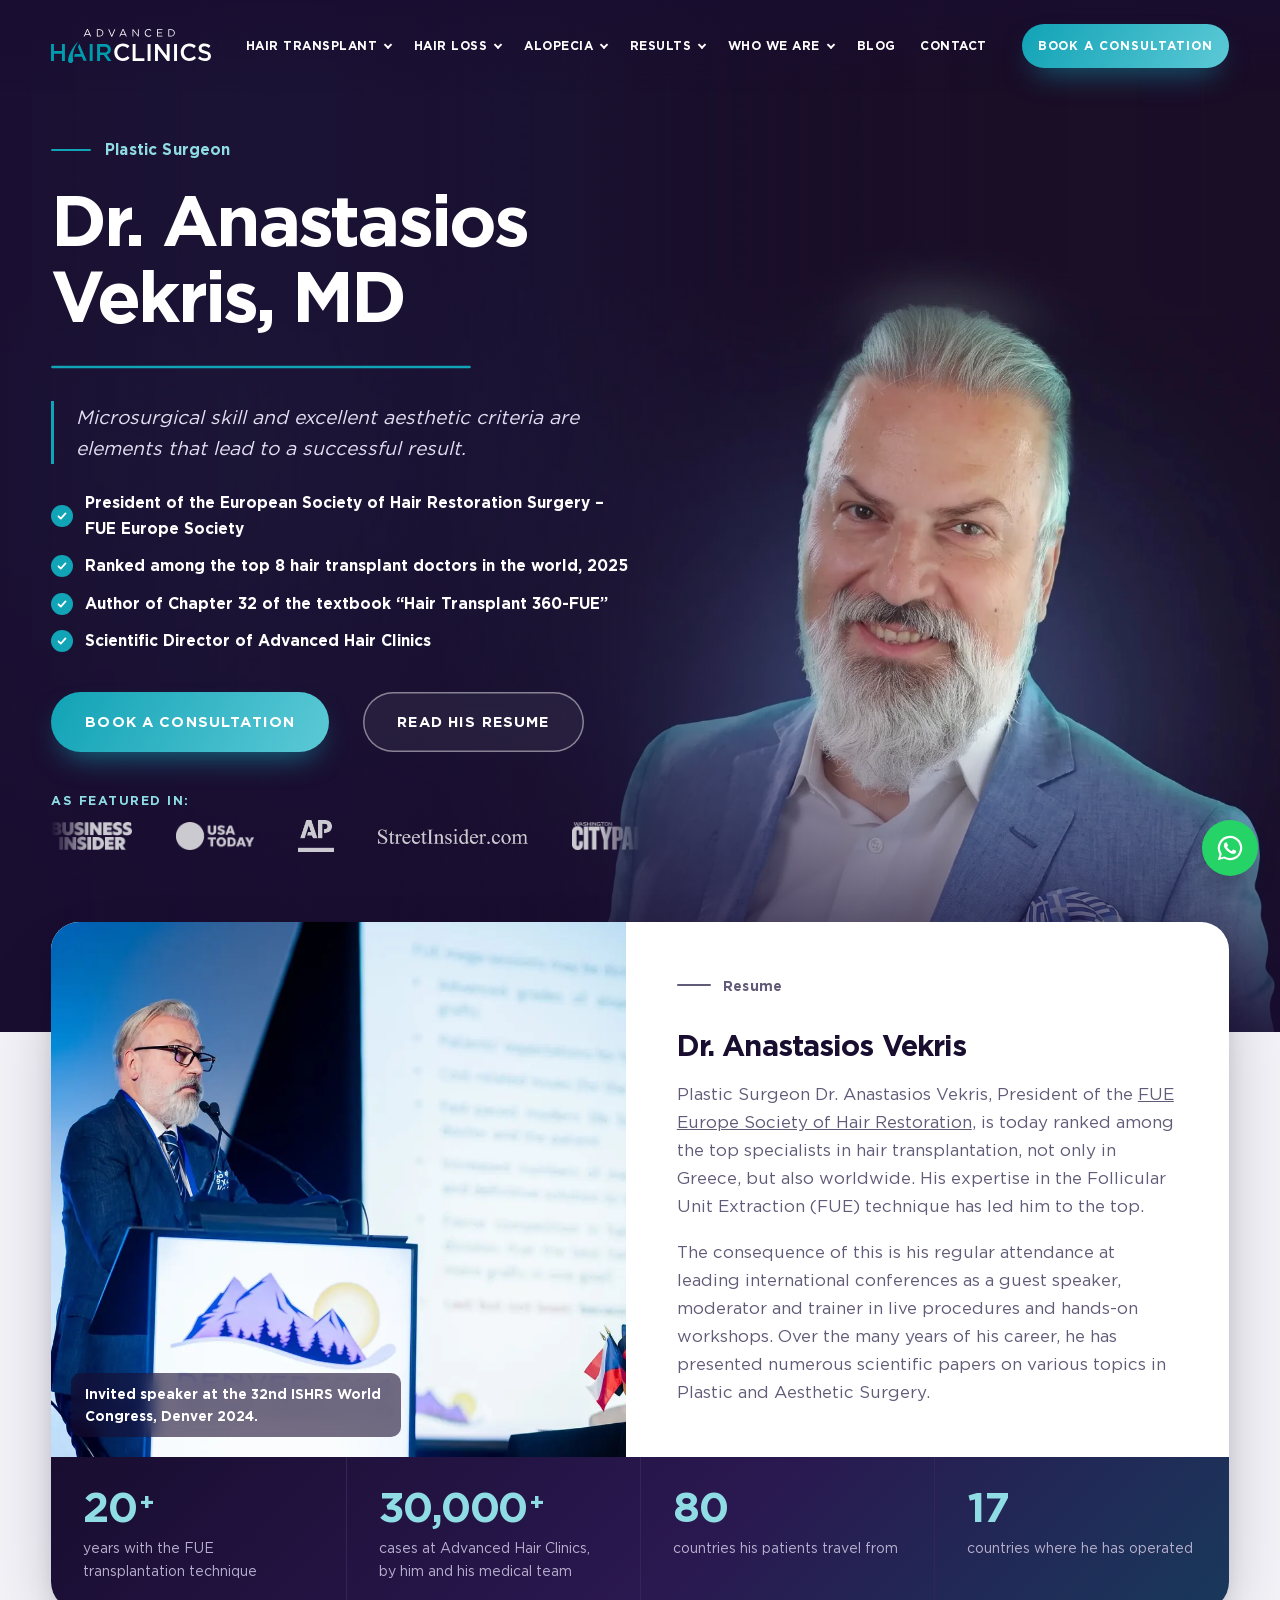
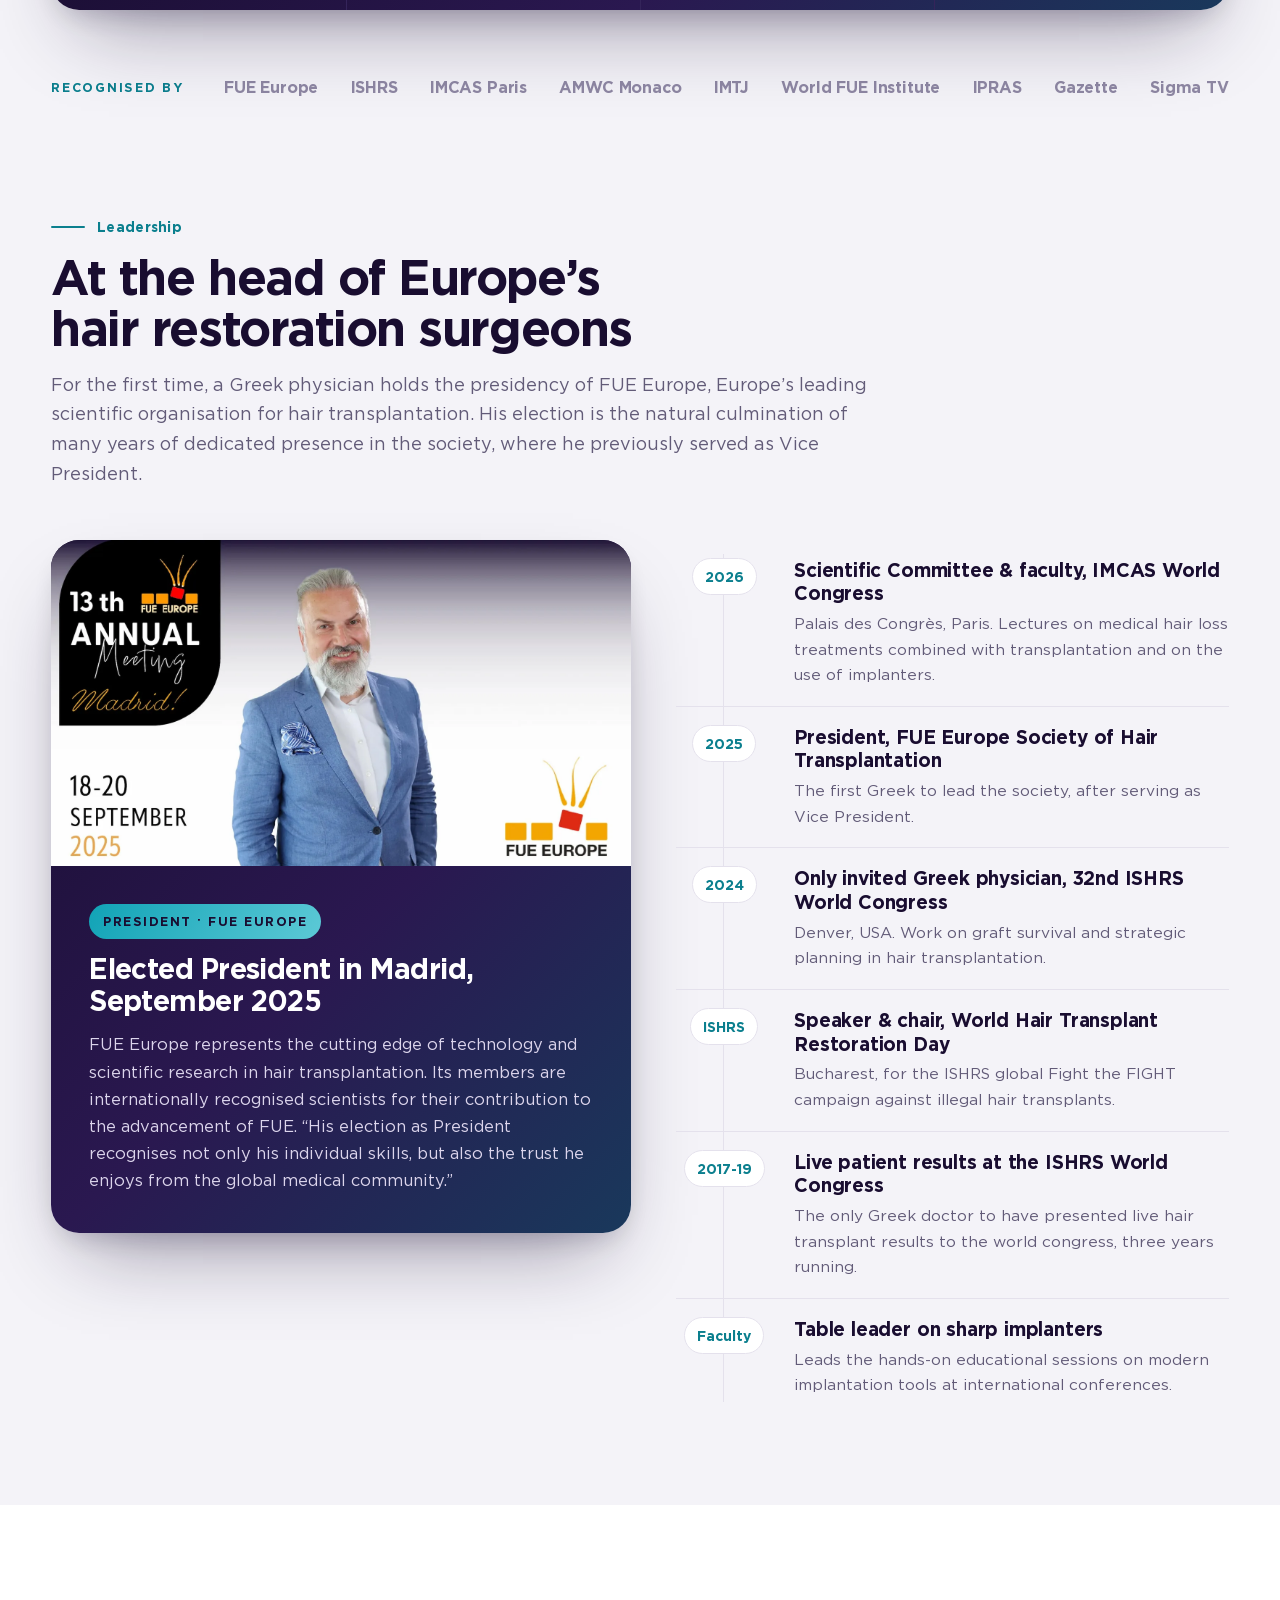
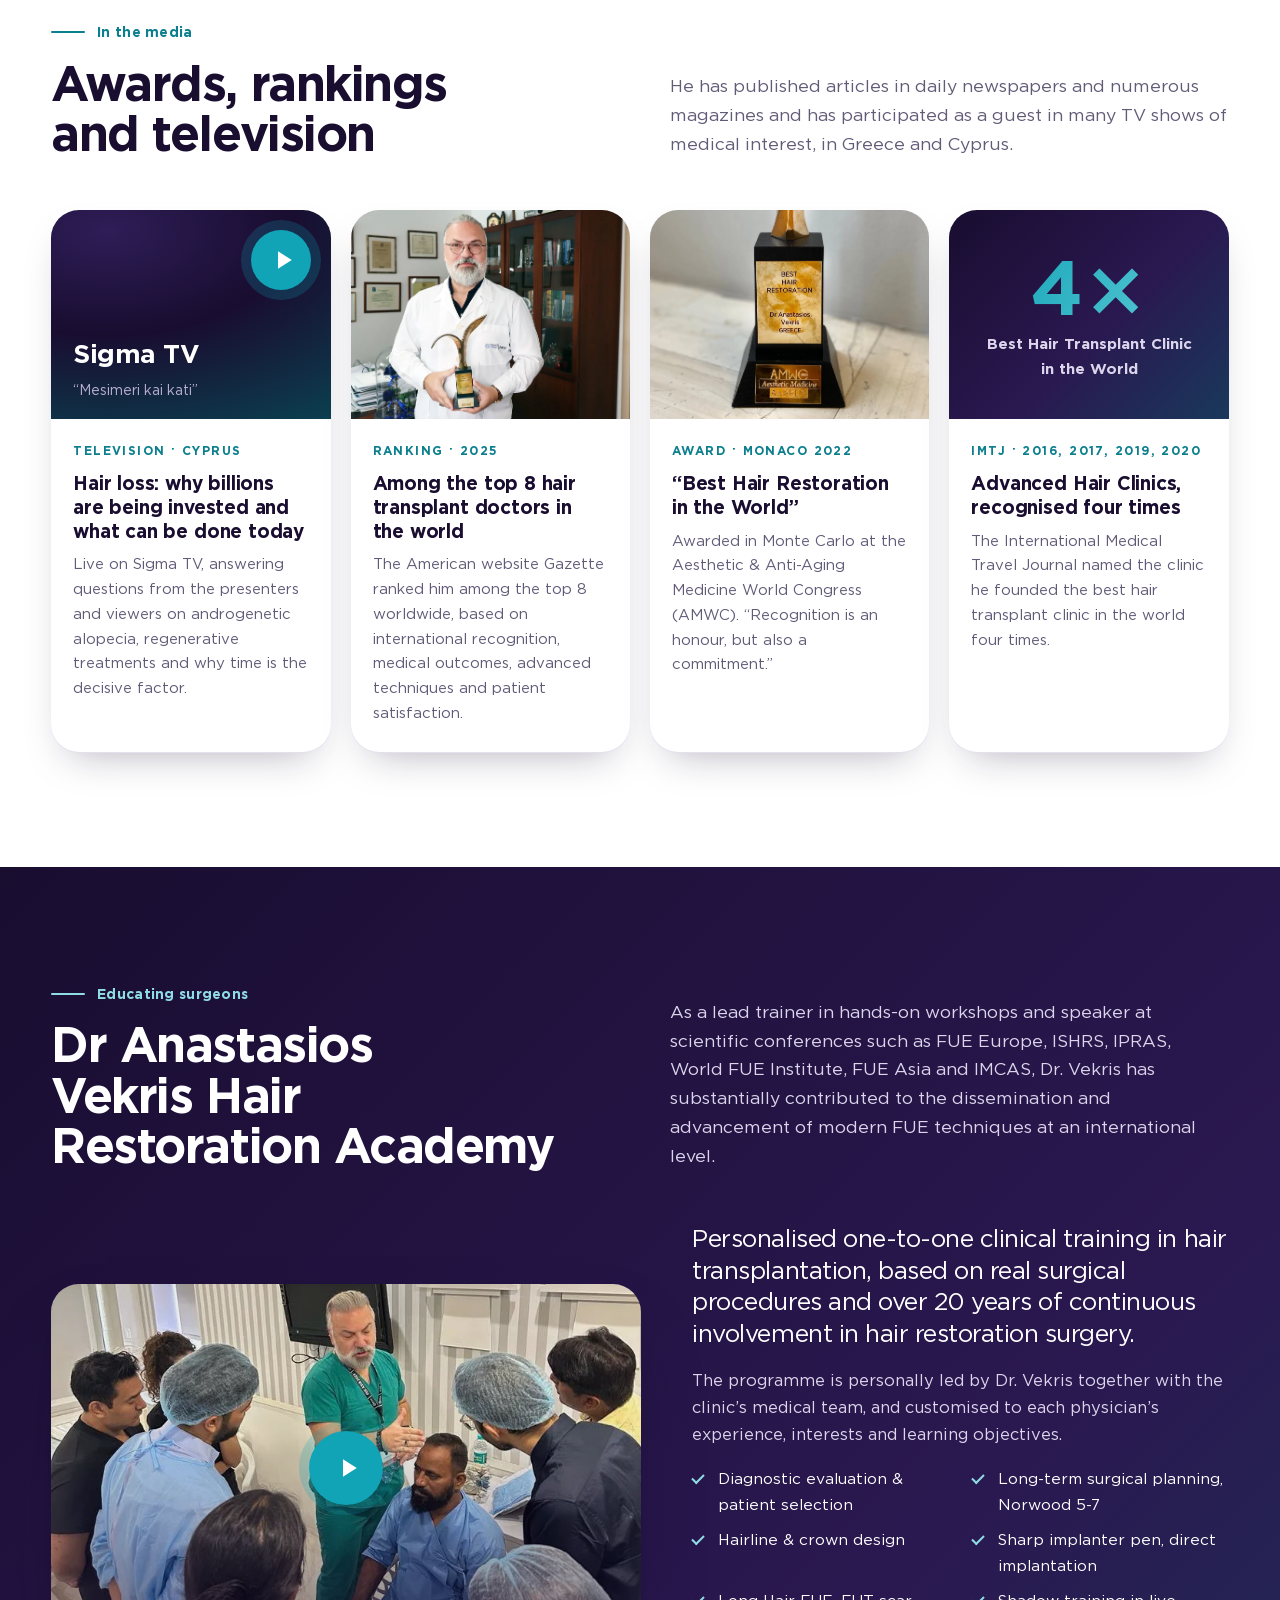
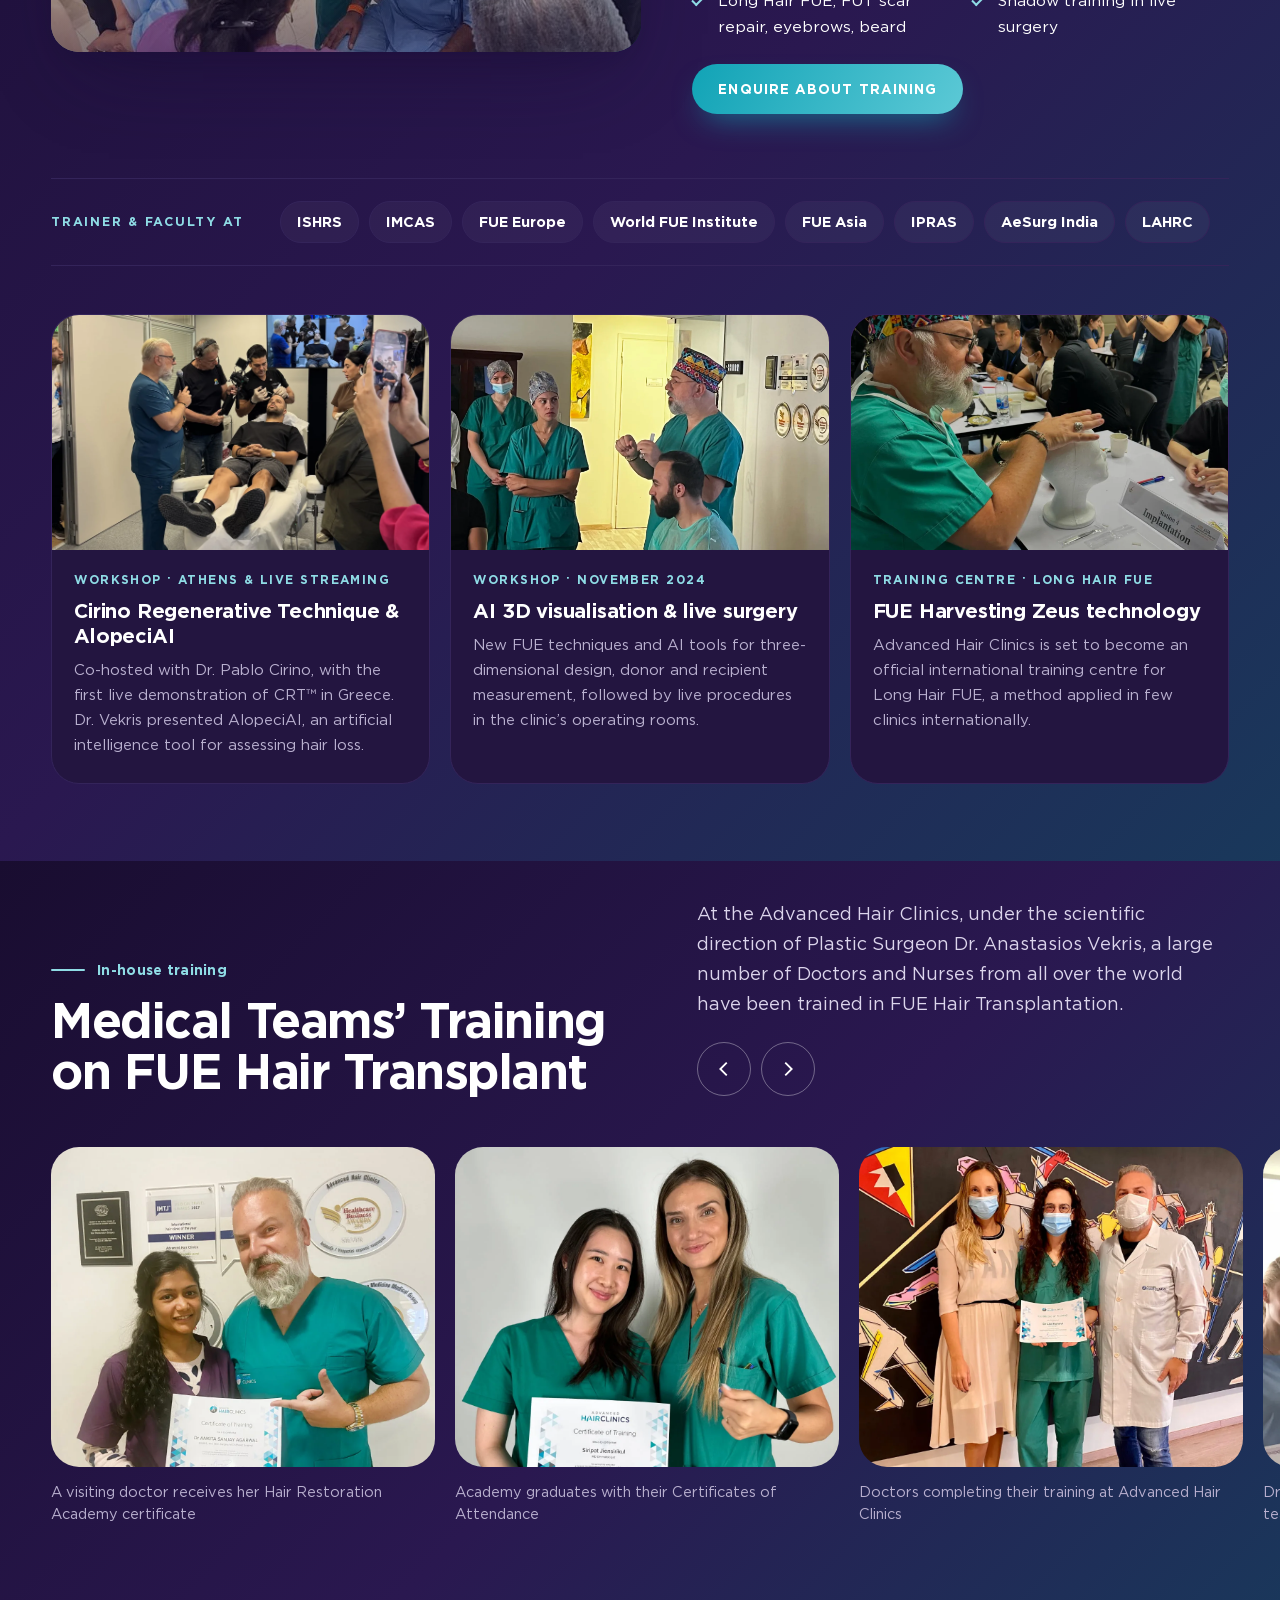
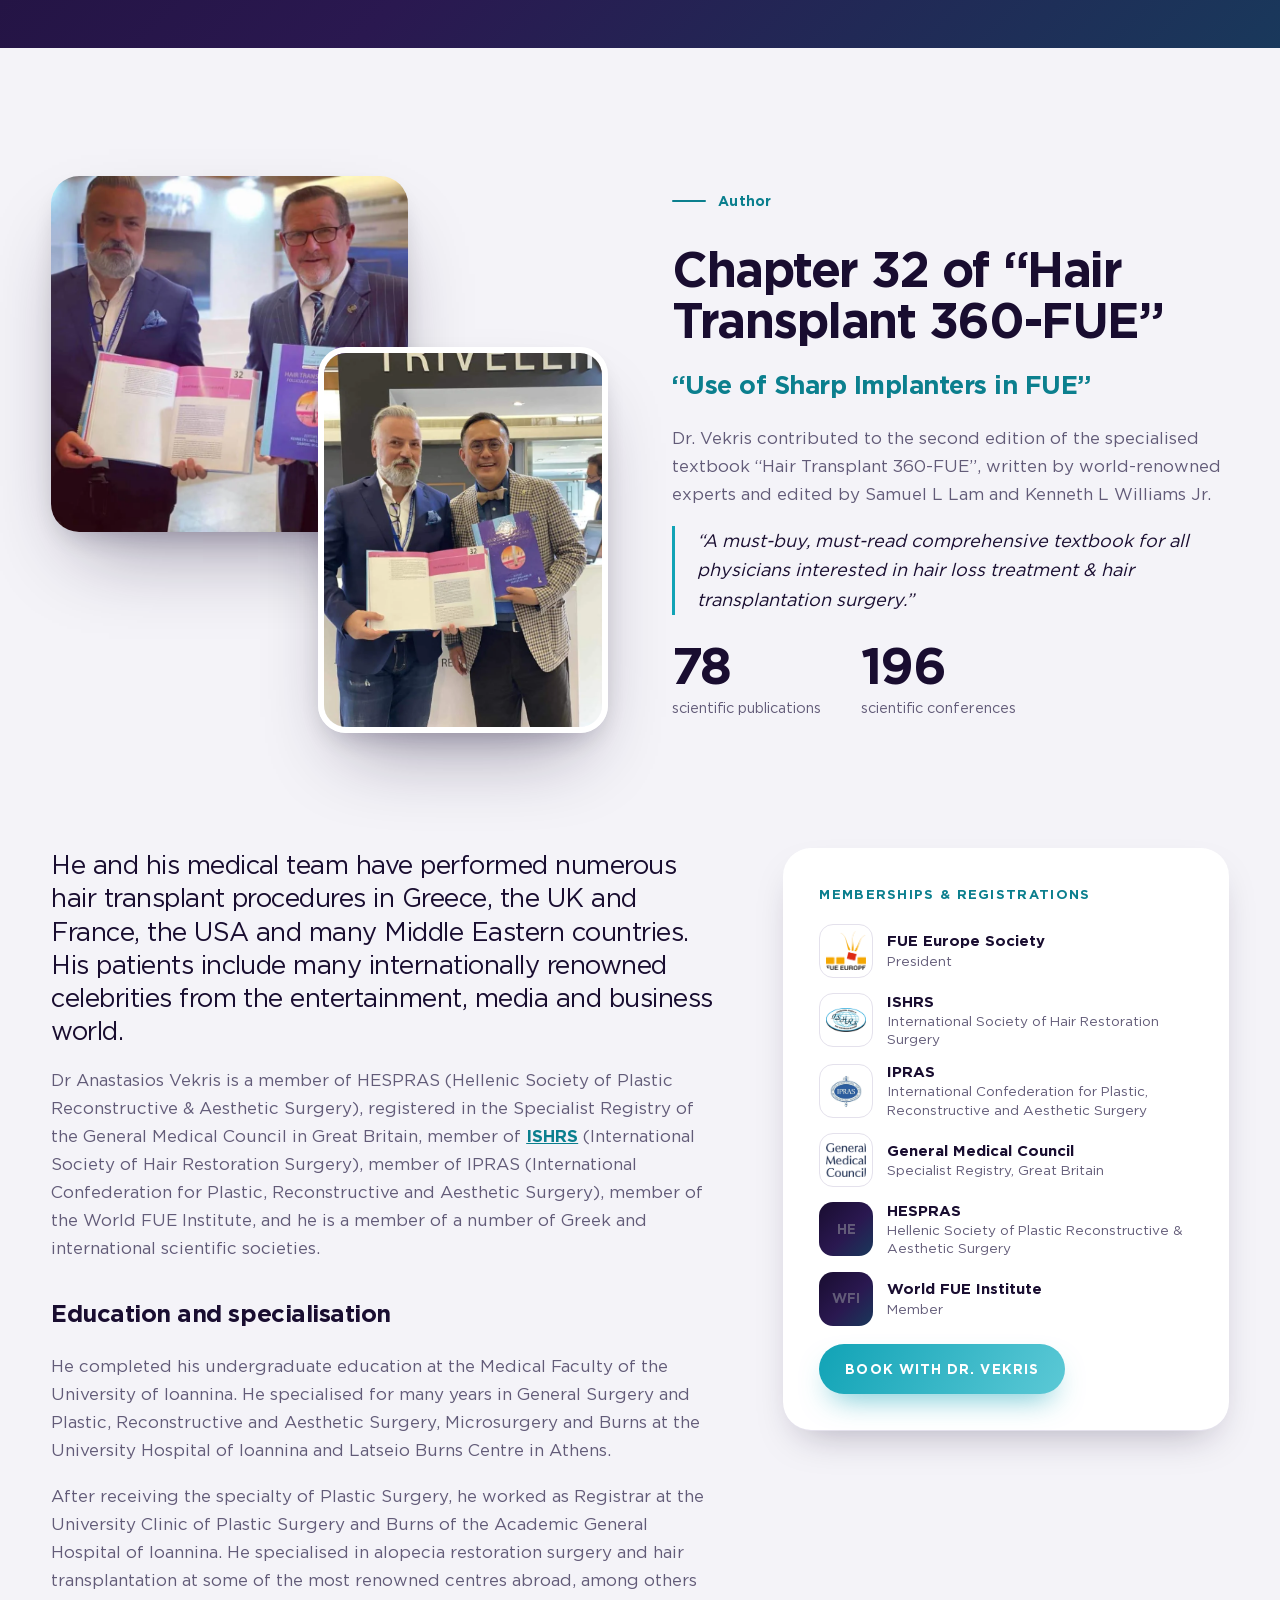
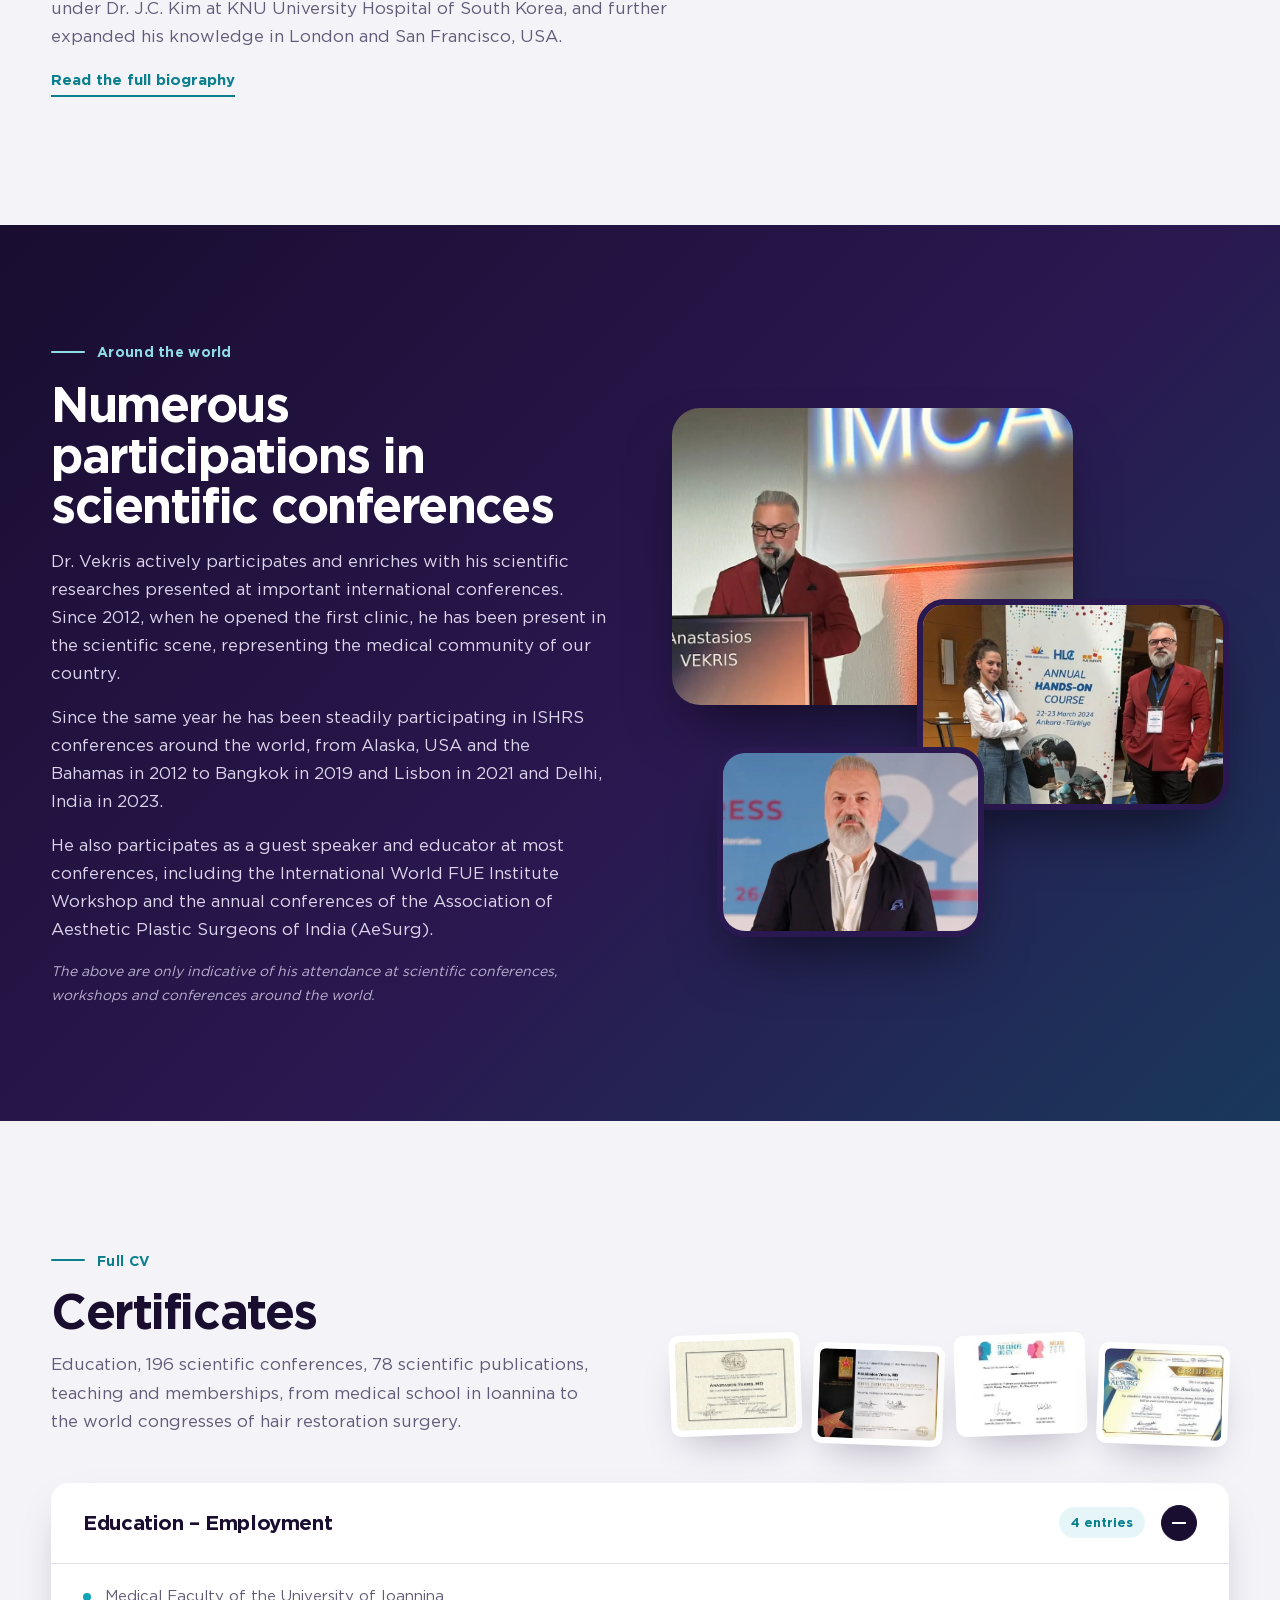
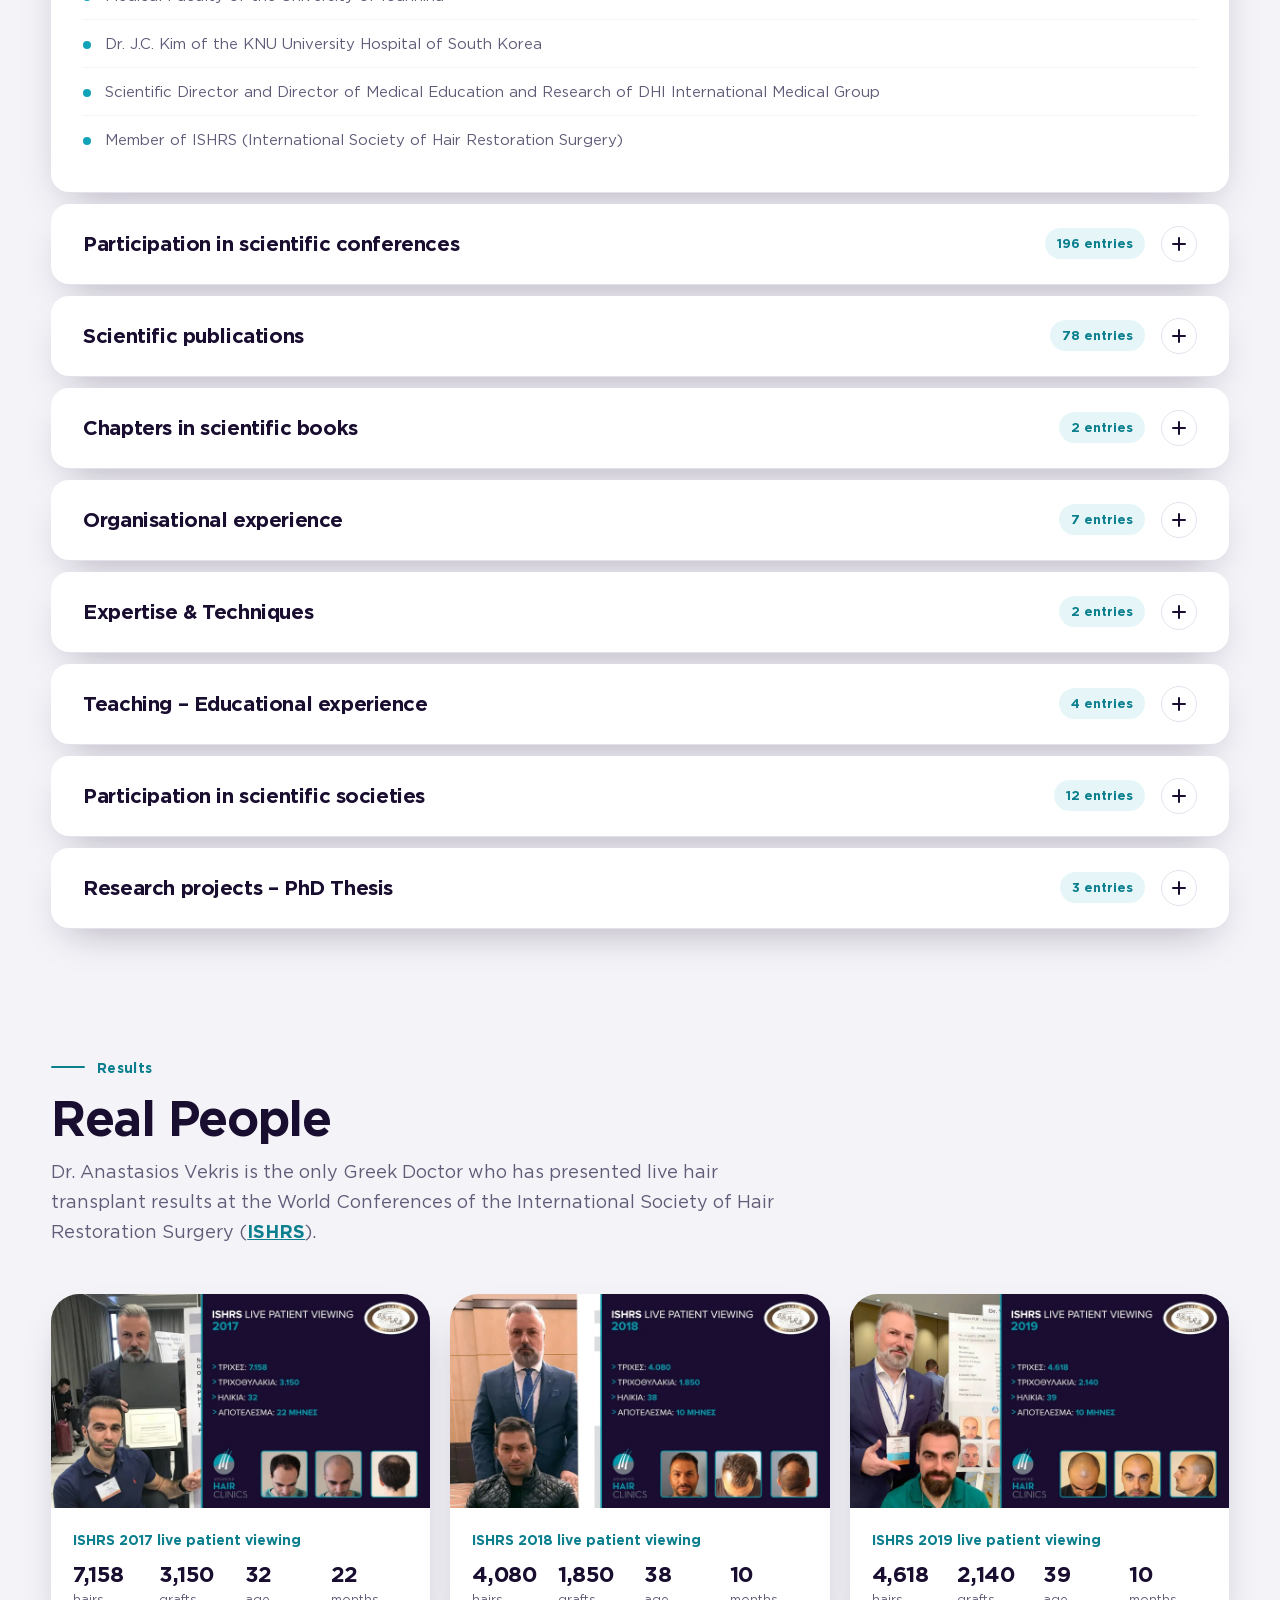
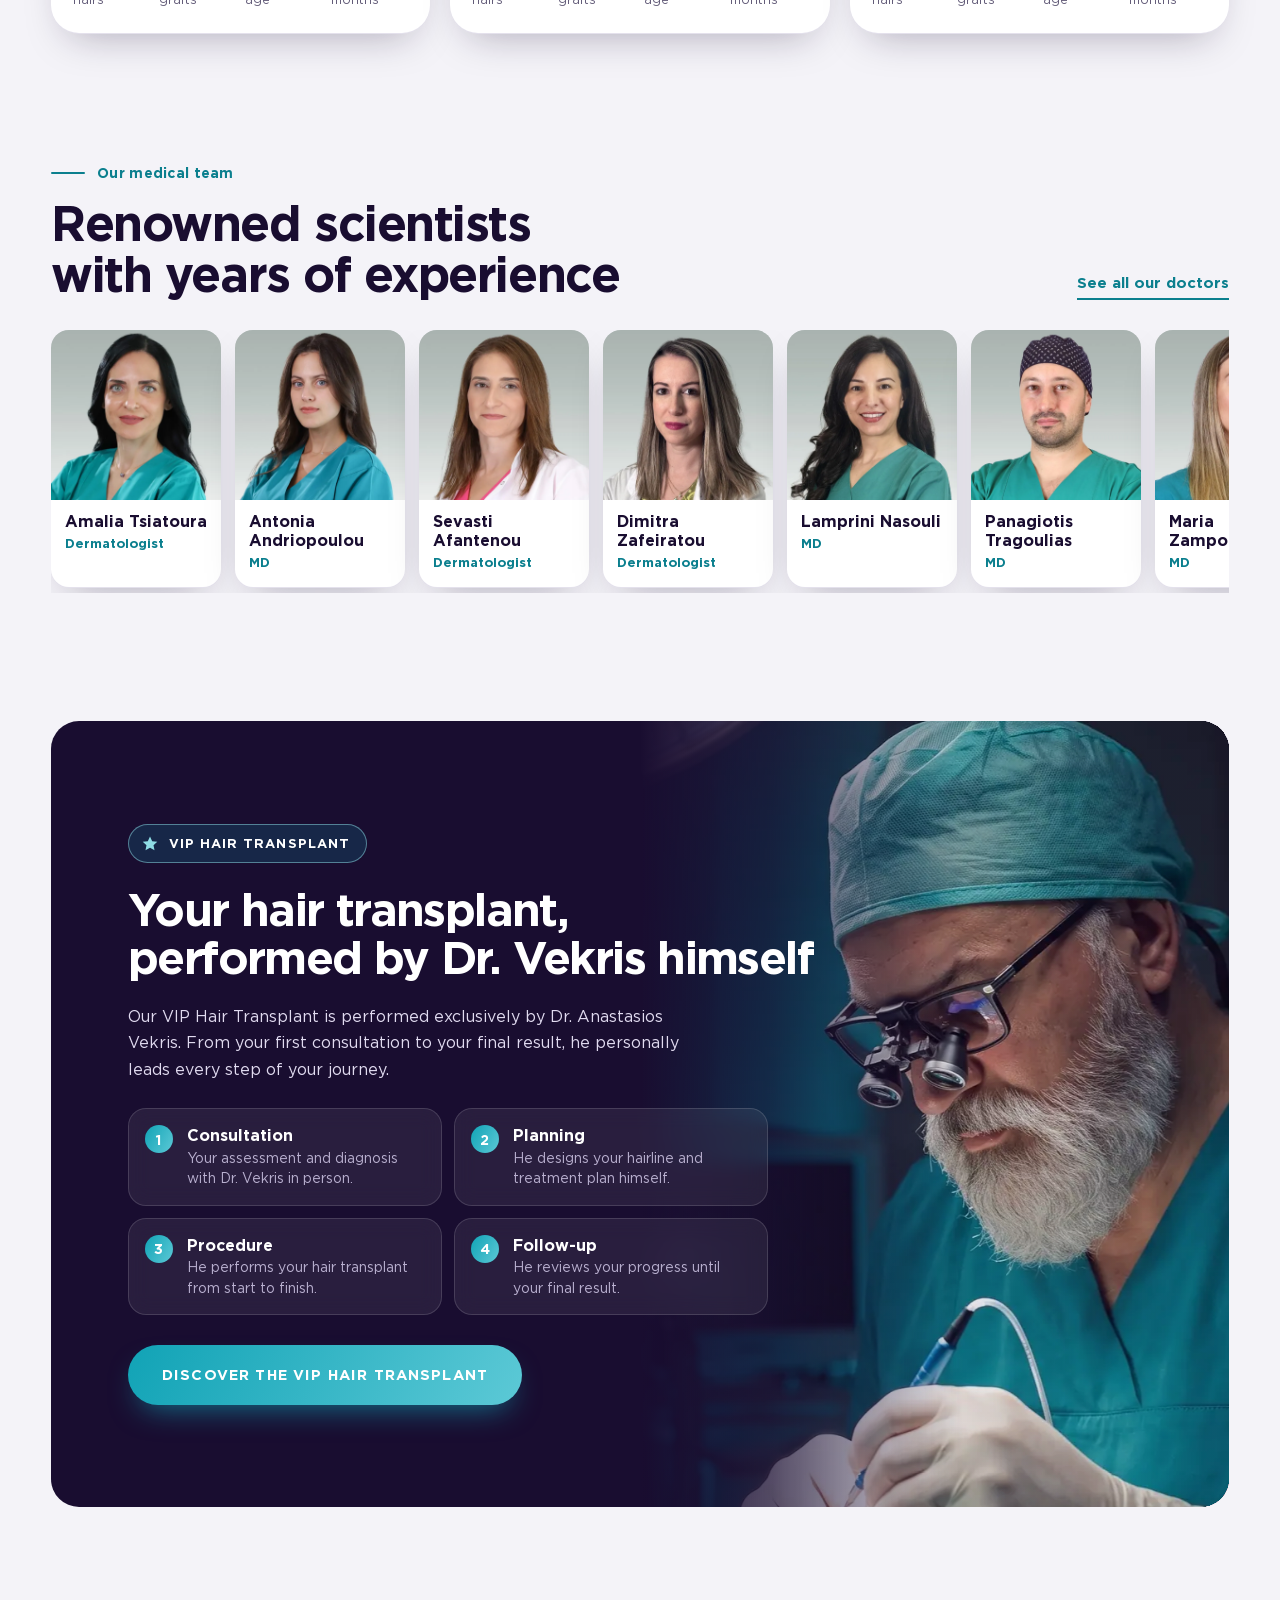
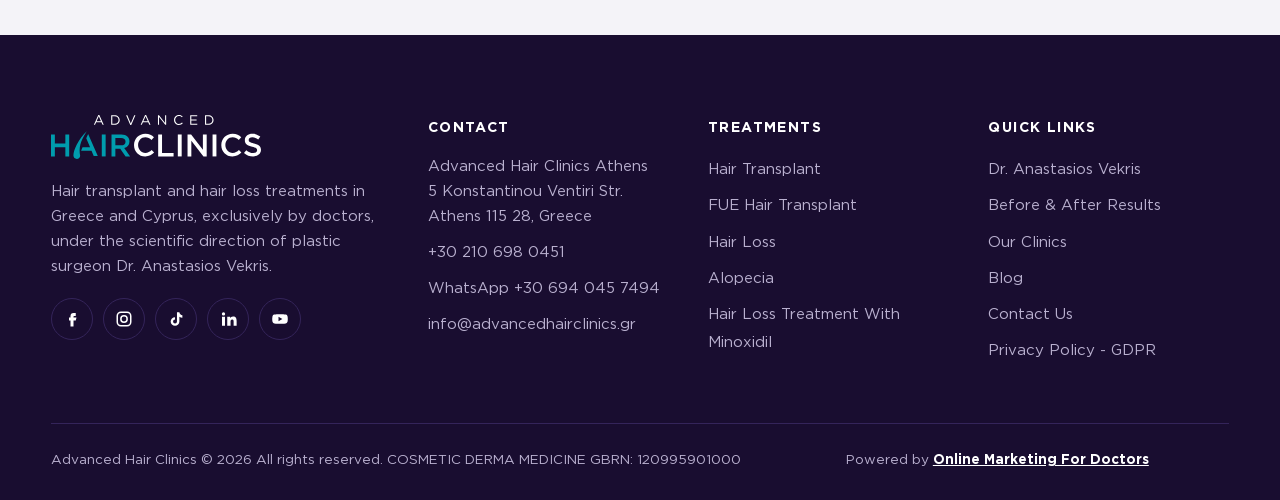
<file: plastic-surgeon-dr-anastasios-vekris/index.html>
<!doctype html>
<html lang="en">
<head>
<meta charset="utf-8">
<meta name="viewport" content="width=device-width, initial-scale=1">
<meta name="robots" content="noindex, nofollow">
<title>Dr Anastasios Vekris | Hair Transplant Surgeon, Greece</title>
<meta name="description" content="Plastic surgeon, President of FUE Europe, author of Hair Transplant 360-FUE and trainer of surgeons worldwide. 30,000+ hair transplants with his team.">
<meta name="theme-color" content="#190D30">
<link rel="icon" href="/assets/img/favicon.png">
<link rel="preload" href="/assets/fonts/ahc-regular.woff2" as="font" type="font/woff2" crossorigin>
<link rel="preload" href="/assets/fonts/ahc-bold.woff2" as="font" type="font/woff2" crossorigin>
<link rel="preload" as="image" href="/assets/img/profile/hero-blue.webp">
<link rel="stylesheet" href="/assets/css/style.css">
<link rel="stylesheet" href="/assets/css/about.css">
<link rel="stylesheet" href="/assets/css/pages.css">
<link rel="stylesheet" href="/assets/css/profile.css">
</head>
<body class="page-about page-profile">
<a class="skip" href="#main">Skip to main content</a>

<!-- ============ HEADER ============ -->
<header class="site-header" id="top">
  <div class="header-inner">
    <a class="brand" href="/" aria-label="Advanced Hair Clinics home">
      <img src="/assets/img/logo-light.svg" alt="Advanced Hair Clinics" width="190" height="40">
    </a>
    <button class="btn btn-teal header-book-mobile" type="button">Book a consultation</button>

    <nav class="main-nav" aria-label="Main">
      <ul>
        <li class="has-mega"><button type="button" class="mm-top" data-g="transplant" aria-expanded="false" aria-controls="mega">Hair Transplant</button></li>
        <li class="has-mega"><button type="button" class="mm-top" data-g="loss" aria-expanded="false" aria-controls="mega">Hair Loss</button></li>
        <li class="has-mega"><button type="button" class="mm-top" data-g="alopecia" aria-expanded="false" aria-controls="mega">Alopecia</button></li>
        <li class="has-mega"><button type="button" class="mm-top" data-g="results" aria-expanded="false" aria-controls="mega">Results</button></li>
        <li class="has-mega"><button type="button" class="mm-top" data-g="about" aria-expanded="false" aria-controls="mega">Who We Are</button></li>
        <li><a href="/blog/">Blog</a></li>
        <li><a href="/contact-us/">Contact</a></li>
      </ul>
    </nav>

    <div class="header-actions">
      <a class="header-phone" href="tel:+302106980451">
        <span class="header-phone-label">Call us now</span>
        <span class="header-phone-number">+30 210 698 0451</span>
      </a>
      <button class="btn btn-teal header-book" type="button">Book a consultation</button>
      <a class="icon-btn phone-icon" href="tel:+302106980451" aria-label="Call +30 210 698 0451">
        <svg viewBox="0 0 24 24" aria-hidden="true"><path d="M6.6 10.8a15.1 15.1 0 0 0 6.6 6.6l2.2-2.2a1 1 0 0 1 1-.25 11.4 11.4 0 0 0 3.6.57 1 1 0 0 1 1 1V20a1 1 0 0 1-1 1A17 17 0 0 1 3 4a1 1 0 0 1 1-1h3.5a1 1 0 0 1 1 1c0 1.25.2 2.45.57 3.57a1 1 0 0 1-.25 1z"/></svg>
      </a>
      <button class="icon-btn menu-toggle" type="button" aria-label="Open menu" aria-expanded="false" aria-controls="mobile-menu">
        <span></span><span></span><span></span>
      </button>
    </div>
  </div>
  <div class="mega" id="mega" hidden>
    <div class="mega-inner">
      <div class="mega-col">
        <div class="mm-group" data-g="about">
          <p class="mm-h"><a href="/who-we-are/">Who We Are</a></p>
          <ul><li><a href="/who-we-are/">Who We Are</a></li><li><a href="/doctors/">Our Doctors</a></li><li><a href="/hair-transplant-clinics/">Our Clinics</a></li><li><a href="/consultants-hair-transplant-hair-loss/">Consultants</a></li></ul>
        </div>
        <div class="mm-group mm-solo">
          <p class="mm-h"><a href="/blog/">Blog - Articles</a></p>
          <p class="mm-h"><a href="/contact-us/">Contact Us</a></p>
        </div>
      </div>
      <div class="mega-col">
        <div class="mm-group" data-g="loss">
          <p class="mm-h"><a href="/hair-loss/">Hair Loss</a></p>
          <ul><li><a href="/hair-loss/">Hair Loss</a></li><li><span class="mm-off" aria-disabled="true" title="Coming soon">Male Hair Loss</span></li><li><span class="mm-off" aria-disabled="true" title="Coming soon">Female Hair Loss</span></li><li><span class="mm-off" aria-disabled="true" title="Coming soon">Tricopat Hair Loss Treatment</span></li><li><span class="mm-off" aria-disabled="true" title="Coming soon">Hair Loss Treatment With Autologous Growth Factors</span></li><li><span class="mm-off" aria-disabled="true" title="Coming soon">Hair Loss Treatment With Minoxidil</span></li><li><span class="mm-off" aria-disabled="true" title="Coming soon">Scalp Micropigmentation</span></li></ul>
        </div>
        <div class="mm-group" data-g="alopecia">
          <p class="mm-h"><a href="/alopecia/">Alopecia</a></p>
          <ul><li><a href="/alopecia/">Alopecia</a></li><li><span class="mm-off" aria-disabled="true" title="Coming soon">Androgenetic Alopecia</span></li><li><span class="mm-off" aria-disabled="true" title="Coming soon">Alopecia Areata</span></li><li><span class="mm-off" aria-disabled="true" title="Coming soon">Diffuse Alopecia</span></li><li><span class="mm-off" aria-disabled="true" title="Coming soon">Cicatricial Alopecia</span></li><li><span class="mm-off" aria-disabled="true" title="Coming soon">Hair Loss DNA Test</span></li></ul>
        </div>
      </div>
      <div class="mega-col">
        <div class="mm-group" data-g="transplant">
          <p class="mm-h"><a href="/hair-transplant/">Hair Transplant</a></p>
          <ul><li><a href="/hair-transplant/">Hair Transplant</a></li><li><a href="/fue-hair-transplant/">FUE Hair Transplant</a></li><li><a href="/vip-hair-transplant/">VIP Hair Transplant by Dr Vekris</a></li><li><span class="mm-off" aria-disabled="true" title="Coming soon">FUE Beard Transplant</span></li><li><span class="mm-off" aria-disabled="true" title="Coming soon">FUE Eyebrow Transplant</span></li><li><span class="mm-off" aria-disabled="true" title="Coming soon">Leukotrichia</span></li><li><span class="mm-off" aria-disabled="true" title="Coming soon">FUT Strip Hair Transplant</span></li><li><span class="mm-off" aria-disabled="true" title="Coming soon">FUT Strip Scars Restoration</span></li><li><span class="mm-off" aria-disabled="true" title="Coming soon">Unshaven FUE Hair Transplant</span></li><li><span class="mm-off" aria-disabled="true" title="Coming soon">Hair Transplant in Women</span></li><li><span class="mm-off" aria-disabled="true" title="Coming soon">Hair Transplant Timeline Month by Month</span></li></ul>
        </div>
        <div class="mm-group" data-g="results">
          <p class="mm-h"><a href="/before-after-results/">Before-After Results</a></p>
          <ul><li><a href="/before-after-results/#fue-hair-transplant">Hair Transplant Results</a></li><li><a href="/before-after-results/#eyebrow-transplant">Eyebrow Transplant Results</a></li><li><a href="/before-after-results/#beard-transplant">Beard Transplant Results</a></li><li><a href="/before-after-results/#unshaven-fue-hair-transplant">Unshaven Hair Transplant Results</a></li><li><a href="/before-after-results/#autologous-hair-mesotherapy">Autologous Hair Mesotherapy Results</a></li><li><a href="/before-after-results/#scalp-micropigmentation">Scalp Micropigmentation Results</a></li></ul>
        </div>
      </div>
      <div class="mega-cards">
        <a class="mega-card" href="/plastic-surgeon-dr-anastasios-vekris/">
          <img src="/assets/img/about/doctors/anastasios-vekris.webp" alt="" width="720" height="720" loading="lazy">
          <span class="mc-k">Scientific Director</span>
          <span class="mc-t">Dr. Anastasios Vekris</span>
          <span class="mc-p">Plastic surgeon and President of the FUE Europe Society.</span>
          <span class="text-link light">Meet Dr. Vekris</span>
        </a>
        <a class="mega-card mega-card-vip" href="/vip-hair-transplant/">
          <img src="/assets/img/gen/surgery-card.webp" alt="" width="600" height="737" loading="lazy">
          <span class="mc-k">Vekris Signature</span>
          <span class="mc-t">VIP Hair Transplant</span>
          <span class="mc-p">Performed by Dr. Vekris himself, in complete confidence.</span>
          <span class="text-link light">Discover VIP</span>
        </a>
      </div>
    </div>
  </div>
</header>

<!-- Mobile menu -->
<div class="mobile-menu" id="mobile-menu" hidden>
  <nav aria-label="Mobile">
    <details>
      <summary>Who We Are</summary>
      <a href="/who-we-are/">Who We Are</a><a href="/doctors/">Our Doctors</a><a href="/hair-transplant-clinics/">Our Clinics</a><a href="/consultants-hair-transplant-hair-loss/">Consultants</a>
    </details>
    <details>
      <summary>Hair Transplant</summary>
      <a href="/hair-transplant/">Hair Transplant</a><a href="/fue-hair-transplant/">FUE Hair Transplant</a><a href="/vip-hair-transplant/">VIP Hair Transplant by Dr Vekris</a><span class="mm-off" aria-disabled="true" title="Coming soon">FUE Beard Transplant</span><span class="mm-off" aria-disabled="true" title="Coming soon">FUE Eyebrow Transplant</span><span class="mm-off" aria-disabled="true" title="Coming soon">Leukotrichia</span><span class="mm-off" aria-disabled="true" title="Coming soon">FUT Strip Hair Transplant</span><span class="mm-off" aria-disabled="true" title="Coming soon">FUT Strip Scars Restoration</span><span class="mm-off" aria-disabled="true" title="Coming soon">Unshaven FUE Hair Transplant</span><span class="mm-off" aria-disabled="true" title="Coming soon">Hair Transplant in Women</span><span class="mm-off" aria-disabled="true" title="Coming soon">Hair Transplant Timeline Month by Month</span>
    </details>
    <details>
      <summary>Hair Loss</summary>
      <a href="/hair-loss/">Hair Loss</a><span class="mm-off" aria-disabled="true" title="Coming soon">Male Hair Loss</span><span class="mm-off" aria-disabled="true" title="Coming soon">Female Hair Loss</span><span class="mm-off" aria-disabled="true" title="Coming soon">Tricopat Hair Loss Treatment</span><span class="mm-off" aria-disabled="true" title="Coming soon">Hair Loss Treatment With Autologous Growth Factors</span><span class="mm-off" aria-disabled="true" title="Coming soon">Hair Loss Treatment With Minoxidil</span><span class="mm-off" aria-disabled="true" title="Coming soon">Scalp Micropigmentation</span>
    </details>
    <details>
      <summary>Alopecia</summary>
      <a href="/alopecia/">Alopecia</a><span class="mm-off" aria-disabled="true" title="Coming soon">Androgenetic Alopecia</span><span class="mm-off" aria-disabled="true" title="Coming soon">Alopecia Areata</span><span class="mm-off" aria-disabled="true" title="Coming soon">Diffuse Alopecia</span><span class="mm-off" aria-disabled="true" title="Coming soon">Cicatricial Alopecia</span><span class="mm-off" aria-disabled="true" title="Coming soon">Hair Loss DNA Test</span>
    </details>
    <details>
      <summary>Before-After Results</summary>
      <a href="/before-after-results/#fue-hair-transplant">Hair Transplant Results</a><a href="/before-after-results/#eyebrow-transplant">Eyebrow Transplant Results</a><a href="/before-after-results/#beard-transplant">Beard Transplant Results</a><a href="/before-after-results/#unshaven-fue-hair-transplant">Unshaven Hair Transplant Results</a><a href="/before-after-results/#autologous-hair-mesotherapy">Autologous Hair Mesotherapy Results</a><a href="/before-after-results/#scalp-micropigmentation">Scalp Micropigmentation Results</a>
    </details>
    <a href="/plastic-surgeon-dr-anastasios-vekris/">Dr Vekris</a>
    <a href="/blog/">Blog</a>
    <a href="/contact-us/">Contact</a>
  </nav>
  <div class="mobile-menu-foot">
    <a class="header-phone" href="tel:+302106980451">
      <span class="header-phone-label">Call us now</span>
      <span class="header-phone-number">+30 210 698 0451</span>
    </a>
    <button class="btn btn-teal" type="button">Book a consultation</button>
  </div>
</div>

<main id="main">

<!-- ============ HERO ============ -->
<section class="hero hero-about hero-profile" aria-label="Introduction">
  <img class="hero-img" src="/assets/img/profile/hero-blue.webp" alt="Plastic surgeon Dr. Anastasios Vekris in a blue jacket" width="2520" height="1547" fetchpriority="high">
  <div class="hero-shade" aria-hidden="true"></div>

  <div class="hero-content">
    <p class="hero-eyebrow">Plastic Surgeon</p>
    <h1 class="hero-title">
      <span class="line"><span>Dr. Anastasios</span></span>
      <span class="line"><span>Vekris, MD</span></span>
    </h1>
    <svg class="hairline hero-hairline" viewBox="0 0 600 4" preserveAspectRatio="none" aria-hidden="true">
      <path d="M2 2 H598"/>
    </svg>
    <blockquote class="hero-sub hero-quote">Microsurgical skill and excellent aesthetic criteria are elements that lead to a successful result.</blockquote>
    <ul class="hero-points hero-points-1">
      <li>President of the European Society of Hair Restoration Surgery – FUE Europe Society</li>
      <li>Ranked among the top 8 hair transplant doctors in the world, 2025</li>
      <li>Author of Chapter 32 of the textbook “Hair Transplant 360-FUE”</li>
      <li>Scientific Director of Advanced Hair Clinics</li>
    </ul>
    <div class="hero-cta">
      <button class="btn btn-teal btn-lg" type="button">Book a consultation</button>
      <a class="btn btn-ghost btn-lg" href="#resume">Read his resume</a>
    </div>
  <div class="hero-press">
      <p class="hp-k">As featured in:</p>
      <div class="hp-viewport">
      <ul class="hero-press-list" aria-label="As featured in">
        <li class="hp-business-insider"><a href="https://markets.businessinsider.com/news/stocks/advanced-hair-clinics-presents-alopeciai-hair-loss-assessment-tool-1036665219" target="_blank" rel="noopener"><img src="/assets/img/press/business-insider.webp" alt="Business Insider" width="348" height="120"></a></li>
        <li class="hp-usa-today"><a href="https://www.usatoday.com/press-release/story/52659/advanced-hair-clinics-presents-alopeciai-hair-loss-assessment-tool" target="_blank" rel="noopener"><img src="/assets/img/press/usa-today.webp" alt="USA Today" width="333" height="120"></a></li>
        <li class="hp-ap-news"><a href="https://apnews.com/press-release/marketersmedia/press-release-e6e11d0cc15daa1fe231c60dc971aa9e" target="_blank" rel="noopener"><img src="/assets/img/press/ap-news.webp" alt="AP News" width="135" height="120"></a></li>
        <li class="hp-streetinsider"><a href="https://www.streetinsider.com/The+Financial+Capital/Advanced+Hair+Clinics+Presents+AlopeciAI+Hair+Loss+Assessment+Tool/27231861.html" target="_blank" rel="noopener"><img src="/assets/img/press/streetinsider.webp" alt="StreetInsider" width="278" height="28"></a></li>
        <li class="hp-washington-city-paper"><a href="https://pr.washingtoncitypaper.com/article/Advanced-Hair-Clinics-Presents-AlopeciAI-Hair-Loss-Assessment-Tool/6adf4061df578d00025b1e42" target="_blank" rel="noopener"><img src="/assets/img/press/washington-city-paper.webp" alt="Washington City Paper" width="408" height="120"></a></li>
        <li class="hp-newsbreak"><a href="https://www.newsbreak.com/dmr-news-321522575/4967552618897-advanced-hair-clinics-presents-alopeciai-hair-loss-assessment-tool" target="_blank" rel="noopener"><img src="/assets/img/press/newsbreak.webp" alt="NewsBreak" width="761" height="120"></a></li>
        <li class="hp-times-of-san-diego"><a href="https://pr.timesofsandiego.com/article/Advanced-Hair-Clinics-Presents-AlopeciAI-Hair-Loss-Assessment-Tool/6adf4061df578d00025b1e42" target="_blank" rel="noopener"><img src="/assets/img/press/times-of-san-diego.webp" alt="Times of San Diego" width="282" height="120"></a></li>
      </ul>
      </div>
  </div>
</section>

<!-- ============ RESUME (overlapping card) ============ -->
<section class="authority" id="resume" aria-labelledby="resume-title">
  <div class="authority-card">
    <figure class="authority-media">
      <img src="/assets/img/doc/denver-2024.webp" alt="Dr. Anastasios Vekris speaking at the 32nd ISHRS World Congress in Denver, 2024" loading="lazy">
      <figcaption>Invited speaker at the 32nd ISHRS World Congress, Denver 2024.</figcaption>
    </figure>
    <div class="authority-text">
      <p class="kicker">Resume</p>
      <h2 id="resume-title" class="h2">Dr. Anastasios Vekris</h2>
      <p>Plastic Surgeon Dr. Anastasios Vekris, President of the <a href="https://www.fue-europe.org/society/governing-board-committees/" target="_blank" rel="noopener">FUE Europe Society of Hair Restoration</a>, is today ranked among the top specialists in hair transplantation, not only in Greece, but also worldwide. His expertise in the Follicular Unit Extraction (FUE) technique has led him to the top.</p>
      <p>The consequence of this is his regular attendance at leading international conferences as a guest speaker, moderator and trainer in live procedures and hands-on workshops. Over the many years of his career, he has presented numerous scientific papers on various topics in Plastic and Aesthetic Surgery.</p>
    </div>
    <dl class="authority-stats">
      <div><dt><span data-count="20">20</span><small>+</small></dt><dd>years with the FUE transplantation technique</dd></div>
      <div><dt><span data-count="30000">30,000</span><small>+</small></dt><dd>cases at Advanced Hair Clinics, by him and his medical team</dd></div>
      <div><dt><span data-count="80">80</span></dt><dd>countries his patients travel from</dd></div>
      <div><dt><span data-count="17">17</span></dt><dd>countries where he has operated</dd></div>
    </dl>
  </div>
</section>

<!-- ============ RECOGNISED BY ============ -->
<section class="press-strip" aria-label="Recognised by">
  <p class="press-k">Recognised by</p>
  <ul class="press-list">
    <li>FUE Europe</li>
    <li>ISHRS</li>
    <li>IMCAS Paris</li>
    <li>AMWC Monaco</li>
    <li>IMTJ</li>
    <li>World FUE Institute</li>
    <li>IPRAS</li>
    <li>Gazette</li>
    <li>Sigma TV</li>
  </ul>
</section>

<!-- ============ LEADERSHIP ============ -->
<section class="lead-sec" id="leadership" aria-labelledby="lead-title">
  <div class="lead-head">
    <p class="kicker">Leadership</p>
    <h2 id="lead-title" class="h2">At the head of Europe’s hair restoration surgeons</h2>
    <p>For the first time, a Greek physician holds the presidency of FUE Europe, Europe’s leading scientific organisation for hair transplantation. His election is the natural culmination of many years of dedicated presence in the society, where he previously served as Vice President.</p>
  </div>
  <div class="lead-grid">
    <article class="lead-feature">
      <img src="/assets/img/profile/fue-europe-president.webp" alt="Dr. Anastasios Vekris at the 13th FUE Europe Annual Meeting in Madrid, 18-20 September 2025" loading="lazy" width="1600" height="900">
      <div class="lead-feature-body">
        <p class="lead-badge">President · FUE Europe</p>
        <h3>Elected President in Madrid, September 2025</h3>
        <p>FUE Europe represents the cutting edge of technology and scientific research in hair transplantation. Its members are internationally recognised scientists for their contribution to the advancement of FUE. “His election as President recognises not only his individual skills, but also the trust he enjoys from the global medical community.”</p>
      </div>
    </article>
    <ol class="lead-tl">
      <li><span class="tl-y">2026</span><div><h3>Scientific Committee &amp; faculty, IMCAS World Congress</h3><p>Palais des Congrès, Paris. Lectures on medical hair loss treatments combined with transplantation and on the use of implanters.</p></div></li>
      <li><span class="tl-y">2025</span><div><h3>President, FUE Europe Society of Hair Transplantation</h3><p>The first Greek to lead the society, after serving as Vice President.</p></div></li>
      <li><span class="tl-y">2024</span><div><h3>Only invited Greek physician, 32nd ISHRS World Congress</h3><p>Denver, USA. Work on graft survival and strategic planning in hair transplantation.</p></div></li>
      <li><span class="tl-y">ISHRS</span><div><h3>Speaker &amp; chair, World Hair Transplant Restoration Day</h3><p>Bucharest, for the ISHRS global Fight the FIGHT campaign against illegal hair transplants.</p></div></li>
      <li><span class="tl-y">2017-19</span><div><h3>Live patient results at the ISHRS World Congress</h3><p>The only Greek doctor to have presented live hair transplant results to the world congress, three years running.</p></div></li>
      <li><span class="tl-y">Faculty</span><div><h3>Table leader on sharp implanters</h3><p>Leads the hands-on educational sessions on modern implantation tools at international conferences.</p></div></li>
    </ol>
  </div>
</section>

<!-- ============ MEDIA ============ -->
<section class="media-sec" id="media" aria-labelledby="media-title">
  <div class="media-inner">
    <div class="media-head">
      <div>
        <p class="kicker">In the media</p>
        <h2 id="media-title" class="h2">Awards, rankings and television</h2>
      </div>
      <p>He has published articles in daily newspapers and numerous magazines and has participated as a guest in many TV shows of medical interest, in Greece and Cyprus.</p>
    </div>
    <div class="media-grid">
      <article class="mcard mcard-video">
        <button class="yt-facade" type="button" data-yt="gtKUKsAgcbY" aria-label="Play: Dr Anastasios Vekris on Sigma TV">
          <span class="tv-brand"><strong>Sigma TV</strong><small>“Mesimeri kai kati”</small></span>
          <span class="yt-play" aria-hidden="true"><svg viewBox="0 0 24 24"><path d="M8 5v14l11-7z"/></svg></span>
        </button>
        <div class="mcard-body">
          <p class="mcard-k">Television · Cyprus</p>
          <h3>Hair loss: why billions are being invested and what can be done today</h3>
          <p>Live on Sigma TV, answering questions from the presenters and viewers on androgenetic alopecia, regenerative treatments and why time is the decisive factor.</p>
        </div>
      </article>
      <article class="mcard">
        <img src="/assets/img/profile/gazette-top8.webp" alt="Dr. Anastasios Vekris holding an international award in his office" loading="lazy" width="1600" height="900">
        <div class="mcard-body">
          <p class="mcard-k">Ranking · 2025</p>
          <h3>Among the top 8 hair transplant doctors in the world</h3>
          <p>The American website Gazette ranked him among the top 8 worldwide, based on international recognition, medical outcomes, advanced techniques and patient satisfaction.</p>
        </div>
      </article>
      <article class="mcard">
        <img src="/assets/img/profile/amwc-award.webp" alt="AMWC Best Hair Restoration award for Dr Anastasios Vekris, Greece" loading="lazy" width="1600" height="900">
        <div class="mcard-body">
          <p class="mcard-k">Award · Monaco 2022</p>
          <h3>“Best Hair Restoration in the World”</h3>
          <p>Awarded in Monte Carlo at the Aesthetic &amp; Anti-Aging Medicine World Congress (AMWC). “Recognition is an honour, but also a commitment.”</p>
        </div>
      </article>
      <article class="mcard mcard-imtj">
        <div class="imtj-n"><strong>4×</strong><span>Best Hair Transplant Clinic in the World</span></div>
        <div class="mcard-body">
          <p class="mcard-k">IMTJ · 2016, 2017, 2019, 2020</p>
          <h3>Advanced Hair Clinics, recognised four times</h3>
          <p>The International Medical Travel Journal named the clinic he founded the best hair transplant clinic in the world four times.</p>
        </div>
      </article>
    </div>
  </div>
</section>

<!-- ============ TEACHING ============ -->
<section class="teach" id="academy" aria-labelledby="teach-title">
  <div class="teach-inner">
    <div class="teach-head">
      <div>
        <p class="kicker light">Educating surgeons</p>
        <h2 id="teach-title" class="h2">Dr Anastasios Vekris Hair Restoration Academy</h2>
      </div>
      <p>As a lead trainer in hands-on workshops and speaker at scientific conferences such as FUE Europe, ISHRS, IPRAS, World FUE Institute, FUE Asia and IMCAS, Dr. Vekris has substantially contributed to the dissemination and advancement of modern FUE techniques at an international level.</p>
    </div>

    <div class="teach-grid">
      <div class="teach-video">
        <button class="yt-facade yt-poster" type="button" data-yt="kZd7lH9oUfU" aria-label="Play: the Hair Restoration Academy">
          <img src="/assets/img/profile/academy-theory.webp" alt="" loading="lazy" width="768" height="576">
          <span class="yt-play" aria-hidden="true"><svg viewBox="0 0 24 24"><path d="M8 5v14l11-7z"/></svg></span>
        </button>
      </div>
      <div class="teach-text">
        <p class="teach-lead">Personalised one-to-one clinical training in hair transplantation, based on real surgical procedures and over 20 years of continuous involvement in hair restoration surgery.</p>
        <p>The programme is personally led by Dr. Vekris together with the clinic’s medical team, and customised to each physician’s experience, interests and learning objectives.</p>
        <ul class="teach-mods">
          <li>Diagnostic evaluation &amp; patient selection</li>
          <li>Long-term surgical planning, Norwood 5-7</li>
          <li>Hairline &amp; crown design</li>
          <li>Sharp implanter pen, direct implantation</li>
          <li>Long Hair FUE, FUT scar repair, eyebrows, beard</li>
          <li>Shadow training in live surgery</li>
        </ul>
        <a class="btn btn-teal" href="/contact/">Enquire about training</a>
      </div>
    </div>

    <div class="faculty">
      <p class="faculty-k">Trainer &amp; faculty at</p>
      <ul>
        <li>ISHRS</li><li>IMCAS</li><li>FUE Europe</li><li>World FUE Institute</li><li>FUE Asia</li><li>IPRAS</li><li>AeSurg India</li><li>LAHRC</li>
      </ul>
    </div>

    <ul class="ws-grid">
      <li class="ws">
        <img src="/assets/img/profile/cirino-2.webp" alt="Live demonstration of the Cirino Regenerative Technique at Advanced Hair Clinics, streamed to doctors online" loading="lazy" width="1600" height="1200">
        <p class="ws-k">Workshop · Athens &amp; live streaming</p>
        <h3>Cirino Regenerative Technique &amp; AlopeciAI</h3>
        <p>Co-hosted with Dr. Pablo Cirino, with the first live demonstration of CRT™ in Greece. Dr. Vekris presented AlopeciAI, an artificial intelligence tool for assessing hair loss.</p>
      </li>
      <li class="ws">
        <img src="/assets/img/profile/workshop-2024.webp" alt="Doctors in scrubs watching Dr. Vekris during a live hair transplant workshop" loading="lazy" width="1600" height="900">
        <p class="ws-k">Workshop · November 2024</p>
        <h3>AI 3D visualisation &amp; live surgery</h3>
        <p>New FUE techniques and AI tools for three-dimensional design, donor and recipient measurement, followed by live procedures in the clinic’s operating rooms.</p>
      </li>
      <li class="ws">
        <img src="/assets/img/hair-transplant/fue-training.webp" alt="Dr. Vekris training doctors in FUE hair transplantation" loading="lazy">
        <p class="ws-k">Training centre · Long Hair FUE</p>
        <h3>FUE Harvesting Zeus technology</h3>
        <p>Advanced Hair Clinics is set to become an official international training centre for Long Hair FUE, a method applied in few clinics internationally.</p>
      </li>
    </ul>
  </div>
</section>

<!-- ============ TRAINING ============ -->
<section class="training training-cont" aria-labelledby="training-title">
  <div class="training-head">
    <div>
      <p class="kicker light">In-house training</p>
      <h2 id="training-title" class="h2">Medical Teams’ Training on FUE Hair Transplant</h2>
    </div>
    <div class="training-intro">
      <p>At the Advanced Hair Clinics, under the scientific direction of Plastic Surgeon Dr. Anastasios Vekris, a large number of Doctors and Nurses from all over the world have been trained in FUE Hair Transplantation.</p>
      <div class="training-nav">
        <button class="round-btn" type="button" data-dir="-1" aria-label="Previous photo"><svg viewBox="0 0 24 24" aria-hidden="true"><path d="M15 5l-7 7 7 7"/></svg></button>
        <button class="round-btn" type="button" data-dir="1" aria-label="Next photo"><svg viewBox="0 0 24 24" aria-hidden="true"><path d="M9 5l7 7-7 7"/></svg></button>
      </div>
    </div>
  </div>
  <ul class="training-track" id="training-track">
    <li><figure><img src="/assets/img/profile/grad-1.webp" alt="A visiting doctor receives her Hair Restoration Academy certificate" loading="lazy" width="1080" height="1080"><figcaption>A visiting doctor receives her Hair Restoration Academy certificate</figcaption></figure></li>
    <li><figure><img src="/assets/img/profile/grad-2.webp" alt="Academy graduates with their Certificates of Attendance" loading="lazy" width="1080" height="1080"><figcaption>Academy graduates with their Certificates of Attendance</figcaption></figure></li>
    <li><figure><img src="/assets/img/profile/grad-3.webp" alt="Doctors completing their training at Advanced Hair Clinics" loading="lazy" width="1080" height="1080"><figcaption>Doctors completing their training at Advanced Hair Clinics</figcaption></figure></li>
    <li><figure><img src="/assets/img/profile/grad-4.webp" alt="Dr. Vekris with Academy graduates and the medical team" loading="lazy" width="1080" height="1080"><figcaption>Dr. Vekris with Academy graduates and the medical team</figcaption></figure></li>
    <li><figure><img src="/assets/img/about/training-01.webp" alt="Dr. Vekris and Dr. Andriopoulou with visiting doctors at an in-house training in Athens" loading="lazy" width="600" height="500"><figcaption>Dr. Vekris and Dr. Andriopoulou with Dr. Martina Šarec Ivelj and Dr. Zlatko Kljajić</figcaption></figure></li>
    <li><figure><img src="/assets/img/about/training-02.webp" alt="Dr. Vekris with a visiting doctor holding a training certificate" loading="lazy" width="600" height="500"><figcaption>Dr. Vekris with Dr. Hani Farhat David</figcaption></figure></li>
    <li><figure><img src="/assets/img/about/training-03.webp" alt="Dr. Vekris with a visiting doctor holding a training certificate" loading="lazy" width="600" height="500"><figcaption>Dr. Vekris and Mrs Agiant with Dr. Tanja Radenkov</figcaption></figure></li>
    <li><figure><img src="/assets/img/about/training-04.webp" alt="Dr. Vekris presenting a training certificate" loading="lazy" width="600" height="500"><figcaption>Dr. Vekris with Dr. Luigi Lorenzo Vaira</figcaption></figure></li>
    <li><figure><img src="/assets/img/about/training-05.webp" alt="Dr. Vekris with a visiting doctor holding a training certificate" loading="lazy" width="600" height="500"><figcaption>Dr. Vekris with Dr. Georgios Ziakas</figcaption></figure></li>
  </ul>
</section>

<!-- ============ AUTHOR ============ -->
<section class="book" aria-labelledby="book-title">
  <div class="book-collage" aria-hidden="true">
    <img class="bk-a" src="/assets/img/profile/book-2.webp" alt="" loading="lazy" width="768" height="768">
    <img class="bk-b" src="/assets/img/profile/book-3.webp" alt="" loading="lazy" width="768" height="1024">
  </div>
  <div class="book-text">
    <p class="kicker">Author</p>
    <h2 id="book-title" class="h2">Chapter 32 of “Hair Transplant 360-FUE”</h2>
    <p class="book-ch">“Use of Sharp Implanters in FUE”</p>
    <p>Dr. Vekris contributed to the second edition of the specialised textbook “Hair Transplant 360-FUE”, written by world-renowned experts and edited by Samuel L Lam and Kenneth L Williams Jr.</p>
    <blockquote>“A must-buy, must-read comprehensive textbook for all physicians interested in hair loss treatment &amp; hair transplantation surgery.”</blockquote>
    <dl class="book-facts">
      <div><dt>78</dt><dd>scientific publications</dd></div>
      <div><dt>196</dt><dd>scientific conferences</dd></div>
    </dl>
  </div>
</section>

<!-- ============ BIOGRAPHY ============ -->
<section class="bio" aria-label="Biography">
  <div class="bio-main">
    <p class="bio-lead">He and his medical team have performed numerous hair transplant procedures in Greece, the UK and France, the USA and many Middle Eastern countries. His patients include many internationally renowned celebrities from the entertainment, media and business world.</p>
    <p>Dr Anastasios Vekris is a member of HESPRAS (Hellenic Society of Plastic Reconstructive &amp; Aesthetic Surgery), registered in the Specialist Registry of the General Medical Council in Great Britain, member of <a href="https://ishrs.org/doctor/anastasios.vekris/" target="_blank" rel="noopener">ISHRS</a> (International Society of Hair Restoration Surgery), member of IPRAS (International Confederation for Plastic, Reconstructive and Aesthetic Surgery), member of the World FUE Institute, and he is a member of a number of Greek and international scientific societies.</p>
    <h3 class="bio-h">Education and specialisation</h3>
    <p>He completed his undergraduate education at the Medical Faculty of the University of Ioannina. He specialised for many years in General Surgery and Plastic, Reconstructive and Aesthetic Surgery, Microsurgery and Burns at the University Hospital of Ioannina and Latseio Burns Centre in Athens.</p>
    <p>After receiving the specialty of Plastic Surgery, he worked as Registrar at the University Clinic of Plastic Surgery and Burns of the Academic General Hospital of Ioannina. He specialised in alopecia restoration surgery and hair transplantation at some of the most renowned centres abroad, among others under Dr. J.C. Kim at KNU University Hospital of South Korea, and further expanded his knowledge in London and San Francisco, USA.</p>
    <div class="bio-more" id="bio-more" hidden>
      <p>Plastic Surgeon Dr Anastasios Vekris has extensive experience in the treatment of burns and in hand surgery. He is a highly trained microsurgeon and is considered to be one of the leading experts worldwide in hair transplantation, having performed many hair transplant operations in Greece, Great Britain, France, the US, and many countries in the Middle East. His patients include many internationally renowned personalities from the world of show business, media and business.</p>
      <h3 class="bio-h">Founder of Advanced Hair Clinics</h3>
      <p>He has been Scientific Director and Director of Medical Education and Research of DHI International Medical Group. He is the founder and scientific director of Advanced Hair Clinics and Cosmetic Derma Medicine Medical Group in Athens. He has been involved with the FUE transplantation technique for more than 20 years, having performed at Advanced Hair Clinics (overall, himself and his medical team) over 30,000 cases, more than any other Greek doctor. Thanks to his specialisation in FUE, he has performed a significant number of difficult and specialised cases, such as eyebrow transplantation, beard transplantation, body hair FUE, and restoration of scars from previous hair implant surgeries with FUT or strip technique. He has trained dozens of doctors and nurses, both in Greece and in many countries abroad, in hair transplantation, especially in the FUE method.</p>
      <p>He has been invited as a speaker, trainer and coordinator at many Greek and international medical events and conferences and has published numerous scientific papers on various aspects of plastic and aesthetic surgery and hair transplantation, having participated in more than 120 Greek and international conferences. For several years he participated in the World Congress of the International Society of Hair Restoration Surgery as an invited speaker at round tables, as a world-class specialist in FUE hair transplant technique. His scientific papers have been published in various authoritative Greek and foreign medical journals.</p>
      <p>He has published articles in daily newspapers and numerous magazines and has participated as a guest in many TV shows of medical interest. He is married and has 3 daughters.</p>
    </div>
    <button class="text-link bio-toggle" type="button" aria-expanded="false" aria-controls="bio-more">Read the full biography</button>
  </div>
  <aside class="bio-aside" aria-label="Memberships">
    <div class="bio-card">
      <p class="bio-card-title">Memberships &amp; registrations</p>
      <ul class="bio-members">
        <li><img src="/assets/img/assoc/fue-europe.webp" alt="" loading="lazy"><span><strong>FUE Europe Society</strong>President</span></li>
        <li><img src="/assets/img/assoc/ishrs.webp" alt="" loading="lazy"><span><strong>ISHRS</strong>International Society of Hair Restoration Surgery</span></li>
        <li><img src="/assets/img/assoc/ipras.webp" alt="" loading="lazy"><span><strong>IPRAS</strong>International Confederation for Plastic, Reconstructive and Aesthetic Surgery</span></li>
        <li><img src="/assets/img/assoc/gmc.webp" alt="" loading="lazy"><span><strong>General Medical Council</strong>Specialist Registry, Great Britain</span></li>
        <li><span class="bio-mono" aria-hidden="true">HE</span><span><strong>HESPRAS</strong>Hellenic Society of Plastic Reconstructive &amp; Aesthetic Surgery</span></li>
        <li><span class="bio-mono" aria-hidden="true">WFI</span><span><strong>World FUE Institute</strong>Member</span></li>
      </ul>
      <button class="btn btn-teal" type="button">Book with Dr. Vekris</button>
    </div>
  </aside>
</section>

<!-- ============ CONFERENCES ============ -->
<section class="confs" aria-labelledby="confs-title">
  <div class="confs-inner">
    <div class="confs-text">
      <p class="kicker light">Around the world</p>
      <h3 id="confs-title" class="h2">Numerous participations in scientific conferences</h3>
      <p>Dr. Vekris actively participates and enriches with his scientific researches presented at important international conferences. Since 2012, when he opened the first clinic, he has been present in the scientific scene, representing the medical community of our country.</p>
      <p>Since the same year he has been steadily participating in ISHRS conferences around the world, from Alaska, USA and the Bahamas in 2012 to Bangkok in 2019 and Lisbon in 2021 and Delhi, India in 2023.</p>
      <p>He also participates as a guest speaker and educator at most conferences, including the International World FUE Institute Workshop and the annual conferences of the Association of Aesthetic Plastic Surgeons of India (AeSurg).</p>
      <p class="confs-note">The above are only indicative of his attendance at scientific conferences, workshops and conferences around the world.</p>
    </div>
    <div class="confs-collage" aria-hidden="true">
      <img class="cc-a" src="/assets/img/doc/imcas-2024.webp" alt="" loading="lazy">
      <img class="cc-b" src="/assets/img/doc/fue-europe-ankara.webp" alt="" loading="lazy">
      <img class="cc-c" src="/assets/img/doc/sitri-2022.webp" alt="" loading="lazy">
    </div>
  </div>
</section>

<!-- ============ CERTIFICATES / CV ============ -->
<section class="cv" id="certificates" aria-labelledby="cv-title">
  <div class="cv-head">
    <div>
      <p class="kicker">Full CV</p>
      <h2 id="cv-title" class="h2">Certificates</h2>
      <p class="cv-lead">Education, 196 scientific conferences, 78 scientific publications, teaching and memberships, from medical school in Ioannina to the world congresses of hair restoration surgery.</p>
    </div>
    <ul class="cv-certs">
      <li><img src="/assets/img/profile/cert-ishrs-2017.webp" alt="ISHRS certificate recognising Dr. Vekris as 2017 Live Patient Viewing presenting physician" loading="lazy"></li>
      <li><img src="/assets/img/profile/cert-ishrs-2018.webp" alt="ISHRS 26th World Congress 2018 certificate of attendance" loading="lazy"></li>
      <li><img src="/assets/img/profile/cert-fue-europe-malaga-2018.webp" alt="FUE Europe annual meeting Málaga 2018 certificate" loading="lazy"></li>
      <li><img src="/assets/img/profile/cert-aesurg-2020.webp" alt="AeSurg 2020 ISAPS symposium certificate" loading="lazy"></li>
    </ul>
  </div>
  <div class="cv-acc">
    <details class="cv-item" open>
      <summary><h3>Education – Employment</h3><span class="cv-count">4 entries</span><span class="cv-plus" aria-hidden="true"></span></summary>
      <div class="cv-body">
        <ul class="cv-list"><li>Medical Faculty of the University of Ioannina</li><li>Dr. J.C. Kim of the KNU University Hospital of South Korea</li><li>Scientific Director and Director of Medical Education and Research of DHI International Medical Group</li><li>Member of ISHRS (International Society of Hair Restoration Surgery)</li></ul>
      </div>
    </details>
    <details class="cv-item">
      <summary><h3>Participation in scientific conferences</h3><span class="cv-count">196 entries</span><span class="cv-plus" aria-hidden="true"></span></summary>
      <div class="cv-body cv-conf">
        <div class="cv-year"><p class="cv-y">2026</p><ul><li>IMCAS, 29th-30th January 2026, Paris, France</li><li>9th Latin American FUE Workshop, 27th–30th March 2026, Cancun, Mexico</li><li>18th KSHRS Annual Meeting, 9th–10th May 2026, Seoul, South Korea</li><li>9th World FUE Institute Workshop (organised by Advanced Hair Clinics), 13th–16th May 2026, Cyprus</li><li>AIME Congress Paris, 18-19 June 2026, Paris, France</li><li>Egypt Hair Congress (EHC), 22-23 July 2026, Cairo, Egypt</li><li>Asian Association of Hair Restoration Surgeons – 10th Scientific Meeting “Mega Trend in Hair Restoration Surgery” (Thailand), August 7–9, 2026, Chiang Mai, Thailand</li><li>IMCAS China 2026, Shangai, 27-29 August 2026, Shanghai, China</li><li>Annual Meeting Of FUE Europe Society (Poland), 10-12 September 2026, Warsaw, Poland</li><li>REACH Conference 2026, October 8–10, 2026, in Jeddah, Jeddah Saudi Arabia</li><li>34th ISHRS World Congress | Rio De Janeiro October 2026, Rio De Janeiro, Brazil</li></ul></div>
        <div class="cv-year"><p class="cv-y">2025</p><ul><li>ASHRS – 1st African society of Hair Restoration Surgery, Cairo, Egypt, 9-10 January 2025</li><li>IMCAS World Congress, Paris, France, January 30 – February 1 2025</li><li>2nd FUE Global &amp; 3rd FUE Asia World Congress, 14-17 March 2025, New Delhi, India</li><li>8th World FUE Institute (WFI) Meeting, 23rd-26th April 2025, Sao Paulo, Brazil</li><li>International Fullface Congress, 2nd-4th May 2025, Istanbul, Turkey</li><li>TRICOMED Conference, 11th-14th June 2025, Mexico City, Mexico</li><li>AAHRS, 4th-6th July 2025, Bangkok, Thailand</li><li>IMCAS, 11th-13th July 2025, Shanghai, China</li><li>LAHRC, 5th-8th September 2025, Los Angeles, USA</li><li>FUE Europe, 18th-20th September 2025, Madrid, Spain</li><li>33rd ISHRS World Congress, 23rd-26th October 2025, Berlin, Germany</li><li>ISHRS, 7th-9th November 2025, Bucharest, Romania</li><li>Hairpoint Medical Congress, 11th November 2025, Kyiv, Ukraine</li><li>The Grand Fest, 13th-15th November 2025, Ain Sokhna, Egypt</li></ul></div>
        <div class="cv-year"><p class="cv-y">2024</p><ul><li>IMCAS 2024, Paris, France, 1-3 February 2024</li><li>FUE EUROPE ANNUAL HANDS-ON WORKSHOP, Ankara, Turkey, 21 – 22 March 2024</li><li>19th Annual AESURG 2024 Conference, Delhi, India, 27-30 March 2024</li><li>IMCAS Americas 2024, Sao Paulo, Brazil, 26 – 28 April 2024</li><li>7th International World FUE Institute Workshop, Casablanca, Morocco, 16 – 18 May 2024</li><li>46th Hair Transplant Conference S.I.TRI. Milan, Italy, 23-25 May 2024</li><li>Full Face, Istanbul, Turkey 31 May – 2 June 2024</li><li>Los Angeles Restoration Courses (LAHRC), 6 – 8 June 2024, Mexico City, Mexico</li><li>FUE Asia Thailand, 23 – 25 August 2024, Bangkok</li><li>32nd ISHRS 2024, 17-19 October 2024, Denver USA</li><li>7th International Medical Aesthetics Congress, 28 November – 1 December 2024, Antalya, Turkey</li></ul></div>
        <div class="cv-year"><p class="cv-y">2023</p><ul><li>IMCAS 2023 (International Master Course on Aging Science), Paris, France, 26-28 January</li><li>AESURG 2023 – ISAPS Symposium – under the auspices of the Indian Association of Aesthetic Plastic Surgeons (IAAPS) and the Association of Aesthetic Plastic Surgeons of Mumbai (AAPS), Aamby Valley City, India, 1-5 March 2023</li><li>FUE Asia 2023, New Delhi, India, 9-12 March 2023</li><li>FUE WORLD INSTITUTE 2023, Bangkok Thailand, 30 March – 1 April 2023</li><li>LAHRC 2023 – Los Angeles Hair Restoration Courses, Los Angeles, USA, 28-30 March 2023</li><li>7th Latin American FUE Workshop, Punta Cana, St. Dominic, 5 – 8 August 2023</li><li>FUE ASIA 2023, Dubai, 22 – 23 September 2023</li><li>FUE Europe 2023, Bucharest, Romania, 28 – 30 October 2023</li><li>AFRO HAIR, Salvador Bahia, Brazil, 12 – 15 October 2023</li><li>31st ISHRS 2023 Conference, Delhi, India, 1-4 November 2023</li></ul></div>
        <div class="cv-year"><p class="cv-y">2022</p><ul><li>AESURG 2022 – National Conference of the Indian Association of Aesthetic Plastic Surgeons (IAAPS), Goa, India, 15 – 20 March 2022</li><li>44th S.I.TRI. Hair Transplantation Congress, Florence, Italy, 26 – 29 May 2022</li><li>10th European Congress of FUE Europe, Athens, 15-17 September 2022</li><li>30th ISHRS World Congress, Panama, 27 – 29 October 2022</li></ul></div>
        <div class="cv-year"><p class="cv-y">2021</p><ul><li>9th Annual Meeting FUE Europe, Istanbul, Turkey, 9 – 11 September 2021</li><li>29th ISHRS World Congress, Lisbon, Portugal, 21 – 23 October 2021</li><li>Online Aesthetic Surgery Course 2 of the INDIAN ASSOCIATION OF AESTHETIC PLASTIC SURGEONS (IAAPS), online event, 27 – 28 November 2021.</li></ul></div>
        <div class="cv-year"><p class="cv-y">2020</p><ul><li>AESURG 2020 – ISAPS Symposium, Cruise Costa Victoria, India, 15 – 19 February 2020</li><li>6th Annual Latin American Workshop FUE 2020, Cancún, Mexico, 26 – 29 February 2020</li></ul></div>
        <div class="cv-year"><p class="cv-y">2019</p><ul><li>14th AeSurg – Annual Conference of the Association of Plastic Aesthetic Surgeons of India, Lonavala, India 14-17 March 2019</li><li>8th Annual FUE Europe Conference, Manchester, England, 6 – 8 June 2019</li><li>4th International World FUE Institute Workshop, Avignon, France, 20 – 22 June 2019</li><li>13th Panhellenic Congress of Plastic Reconstructive &amp; Aesthetic Medicine, Athens, Greece, 16 – 19 October 2019</li><li>27th World Congress of the International Society of Hirsutural Reconstructive Surgery ISHRS, Bangkok, Thailand, 13 – 16 November 2019</li></ul></div>
        <div class="cv-year"><p class="cv-y">2014</p><ul><li>International Congress of Aesthetic Medicine IMCAS (International Master Course in Aging Skin), Paris, 30 January-2 February 2014</li><li>72nd Annual Meeting of American Academy of Dermatology, Denver – USA, 21-25 March 2014</li><li>5th Panhellenic Congress on Melanoma – Nafplio, 12-14 June 2014</li><li>22nd ISHRS Annual Scientific Meeting, Kuala Lumpur, Malaysia, 8 – 11 October 2014</li></ul></div>
        <div class="cv-year"><p class="cv-y">2013</p><ul><li>International Congress of Aesthetic Medicine IMCAS (International Master Course in Aging Skin), Paris, 31 January – 3 February 2013</li><li>71st annual meeting of American Dermatology, Miami, March 1-5, 2013</li><li>10th EADV Spring Symposium: Burden of Skin Diseases, Krakow, 23-26 May 2013</li><li>9th World Congress of Cosmetic Dermatology, Athens, 27-30 June 2013</li><li>8th World Congress of Melanoma, Hamburg, 17-20 July 2013</li><li>22nd Congress of the European Academy of Dermatology and Venereology, Istanbul, 2-6 October 2013</li><li>21st ISHRS Annual Scientific Meeting, San Francisco, 23-26 October 2013</li><li>Panhellenic Congress of Plastic Surgery, Athens, 31 October – 2 November 2013</li></ul></div>
        <div class="cv-year"><p class="cv-y">2012</p><ul><li>ISHRS International Society of Hair Restoration Surgery 19th Annual Scientific Meeting. Alaska, 17-20 October 2012</li><li>ISHRS International Society of Hair Restoration Surgery 20th Annual Scientific Meeting. Bahamas, 17-20 October 2012</li><li>21st EADV Dermatology and Venereology Congress/ Skin is Vital, Prague, 27-30 September 2012</li><li>10th Anti-Aging Medicine World Congress – AMWC, Monaco, 29-31 March 2012</li></ul></div>
        <div class="cv-year"><p class="cv-y">2011</p><ul><li>20th EADV Dermatology and Venereology Congress, Lisbon, 20-24 October 2011</li><li>8th EADV Spring Symposium, Dermatology Medical Congress, Karlovy Vary, 14-17 April 2011</li><li>9th Panhellenic Congress of Plastic Reconstructive &amp; Aesthetic Surgery, Kos, 29-31 August 2011</li></ul></div>
        <div class="cv-year"><p class="cv-y">2010</p><ul><li>Aegean Masters Meeting. Athens, 28-31 May 2010</li><li>ISHRS International Society of Hair Restoration Surgery 18th Annual Scientific Meeting. Boston, October 20-24, 2010</li><li>19th EADV Congress of the European Academy of Dermatology and Venereology. Gothenburg, 6-10 October 2010.</li><li>7th EADV Spring Symposium, Dermatology Medical Congress, Kawtat, Croatia, 13-16 May 2010</li></ul></div>
        <div class="cv-year"><p class="cv-y">2009</p><ul><li>Chirurgie Restauratrice du Cuir Chevelu, Sessions d’Enseignement Universitaire, Centre Hospitalier LYON SUD. Lyon, 11-12 March 2009</li><li>7th Anti-aging Medicine World Congress. Monte Carlo, Monaco, 19-21 March 2009</li><li>6th EADV Spring Symposium. Bucharest, 23-26 April 2009</li><li>ISHRS International Society of Hair Restoration Surgery 17th Annual Scientific Meeting. Amsterdam, 22-26 July 2009</li><li>11th ESPRAS European Society of Plastic, Reconstructive &amp; Aesthetic Surgery Congress. Rhodes, 20-26 September 2009</li></ul></div>
        <div class="cv-year"><p class="cv-y">2008</p><ul><li>6th Educational Congress, Anti-aging Treatment Course of the Hellenic Academy of Anti-aging Medicine. Athens, January 19, 2008</li><li>Educational Seminar of the Hellenic Society of Plastic Reconstructive &amp; Aesthetic Surgery on “Breast Reduction”. Athens, 26 January 2008</li><li>8th Dermatological Workshop on “Dermatology meets other specialties”. Athens, 9-10 May 2008</li><li>DHI Brainstorm Meeting held by DHI Medical Group. Sounio, 10 May 2008</li><li>17th Congress of the European Academy of Dermatology &amp; Venereology (EADV). Paris, 17-21 September 2008</li><li>XIIIth COSMODERM, Joint Meeting of ESCAD and the Hellenic Society of Dermatology and Venereology. Athens, 12-14 December 2008.</li></ul></div>
        <div class="cv-year"><p class="cv-y">2007</p><ul><li>Scientific Workshop on “What’s new in Plastic Surgery-The limits of the specialty”. Athens, 9-10 March 2007</li><li>3rd Panhellenic Conference on Wound &amp; Ulcer Healing. Athens, 15-17 March 2007</li><li>Xth International Congress of the ESLAS European Society for Laser Aesthetic Surgery. Athens, 25-27 May 2007</li><li>Workshop of the Medical Association of Athens on “Summer and Health”. Athens, 9 June 2007</li><li>9th Panhellenic Congress of Dermatology &amp; Venereology. Athens, 14-17 June 2007</li><li>IV Congress of the World Society for Reconstructive Microsurgery. Athens, 24-26 June 2007</li><li>13th Annual Joint Congress of the Hellenic Society of Reconstructive Microsurgery and the Hellenic Society of Hand &amp; Upper Extremity Surgery. Athens, June 27, 2007</li><li>23rd Educational Seminar on Microsurgery. Ioannina, 4-7 July 2007</li><li>8th Panhellenic Congress of Plastic, Reconstructive &amp; Aesthetic Surgery. Halkidiki, 4-7 October 2007</li><li>Autumn Workshop of the Hellenic Society of Dermatology &amp; Venereology. Athens, October 20, 2007</li><li>5th Seminar on Surgical Anatomy of the Hand. Metsovo, 25-28 October 2007</li><li>3rd Attica Dermatology Days with international participation. Athens, 2-4 November 2007</li><li>19th Panhellenic AIDS Conference. Athens, 23-25 November 2007</li><li>Autumn Workshop of the Hellenic Society of Dermatology &amp; Venereology. Athens, 15 December 2007</li></ul></div>
        <div class="cv-year"><p class="cv-y">2006</p><ul><li>Post-educational course from the Scientific Activity Program of MTERRA S.A. on “Liposuction-Breast Reduction”. Athens, 9 January 2006</li><li>Educational Seminar on Endoscopic Facial Surgery with practical training by the Hellenic Society of Plastic Reconstructive &amp; Aesthetic Surgery. Athens, 27-28 January 2006</li><li>International Postgraduate Seminar of the Hellenic Society of Plastic Reconstructive &amp; Aesthetic Surgery on “Modern trends in burn treatment”. Elefsina, 25 February 2006</li><li>Educational Seminar of the Hellenic Society of Plastic Reconstructive &amp; Aesthetic Surgery on “Tissue deficits of the lower limbs – reconstruction”. Athens, 8 April 2006</li><li>32nd Panhellenic Medical Congress. Athens, 9-13 May 2006</li><li>3rd Educational Workshop of the Hellenic Academy of Anti-Aging with practical training on “Mesotherapy course”. Athens, May 20, 2006</li><li>“VIDEO FORUM” course of the Department of Plastic Surgery of the University of Athens on “Aesthetic Rhinoplasty”. Athens, May 23, 2006</li><li>Educational Seminar of the Hellenic Society of Plastic Reconstructive &amp; Aesthetic Surgery on the topics: * Lateral excision of SMAS * The mask lift, aesthetic and reconstructive applications * Endoscopic forehead lift * Facial reconstructive procedures”. Athens, 27 May 2006</li><li>“VIDEO FORUM” course of the Department of Plastic Surgery of the University of Athens on “Reconstructive Rhinoplasty”. Athens, June 20, 2006</li><li>2nd Conference “Attica Dermatology Days” with international participation. Athens, 10-12 November 2006</li><li>Educational Seminar of the Hellenic Society of Plastic Reconstructive &amp; Aesthetic Surgery on “Complications of bariatric surgery and their treatment by the plastic surgeon”. Athens, November 21, 2006</li><li>4th Educational Workshop of the Hellenic Academy of Anti-Aging with practical training. Athens, November 25, 2006</li></ul></div>
        <div class="cv-year"><p class="cv-y">2005</p><ul><li>1st course “VIDEO FORUM” of the Department of Plastic Surgery of the University of Athens on “The vertical myodermal flap of the trapezoid”. Athens, 8 February 2005</li><li>3rd Congress of the Hellenic Society of Trauma &amp; Emergency Surgery. Athens, 25-27 February 2005</li><li>2nd “VIDEO FORUM” course of the Department of Plastic Surgery of the University of Athens on “Aesthetic Facial Surgery”. Athens, 12 April 2005</li><li>1st Panhellenic Educational Seminar for the Review of Plastic Surgery Knowledge on “Hand Diseases”. Athens, 14 May 2005</li><li>38th Ophthalmological Congress. Mykonos, 18-22 May 2005</li><li>6th Seminar on Flap Preparation on Living Tissues. Athens, ELPEN Experimental Laboratory, Athens, 9-11 June 2005</li><li>3rd “VIDEO FORUM” course of the Department of Plastic Surgery of the University of Athens on “The Right Ventricular Flap VRAM &amp; TRAM”. Athens, June 14, 2005</li><li>Workshop of the Plastic Surgery Clinic of the General Hospital of Patras “Agios Andreas” &amp; the Breast Department of the Surgery Clinic of the General Hospital of Patras on “Breast cancer and reconstruction – what’s new”. Patras, 18 June 2005</li><li>Educational Workshop with practical demonstration exercise “ReCell Autologous Cell Harvesting Device”. Latsio Burn Centre, Elefsina, 23 June 2005</li><li>12-week practical training in microsurgery of the 1st Orthopaedic Clinic of the University of Athens, the “Th. Garofalidis” Musculoskeletal System Disease Research Laboratory &amp; the Hand Surgery and Microsurgery Clinic of the KAT Hospital. Research Center “Th. Garofalidis”, Athens, 4/4/2005-24/6/2005</li><li>11th International Congress Hand-Upper Limb and Microsurgery. Samos 7-10 September, 2005</li><li>2nd Panhellenic Congress on Wound and Ulcer Healing. Athens, 23-25 September 2005</li><li>Clinical Tutorial on “Burns” in the framework of the 2nd Panhellenic Congress on Wound and Ulcer Healing. Athens, 25 September 2005</li><li>Clinical Lecture on “Conservative and surgical treatment of ulcers” in the framework of the 2nd Panhellenic Conference on Wound and Ulcer Healing. Athens, 25 September 2005</li><li>7th Panhellenic Congress of Plastic Reconstructive &amp; Aesthetic Surgery. Loutraki, 27-29 October 2005</li><li>5th Scientific Conference “Hospital Infection Control”. Athens, 11 November 2005</li><li>Conference “Attica Dermatology Days” with international participation. Athens, 11-13 November 2005</li><li>2nd Seminar on Free Flap Transfer in Living Tissues. Athens, 24-26 November 2005</li><li>3rd Seminar of the Research Department of the Hellenic Society of Orthopaedic Surgery &amp; Traumatology. Elefsina, 2-3 December 2005</li></ul></div>
        <div class="cv-year"><p class="cv-y">2004</p><ul><li>Balkan Society of Plastic Reconstructive &amp; Aesthetic Surgery two-day conference on “New trends in Reconstructive and Aesthetic Breast Surgery”. Thessaloniki, 23-24 January 2004</li><li>Conference “Trauma – Traffic Accidents”. Athens, 13-15 February 2004</li><li>Conference of the Hellenic Society of Reconstructive Microsurgery ” What’s new in Microsurgery and Hand Surgery”. Athens, 24 April 2004</li><li>Workshop of the Burns Section of the Hellenic Society of Plastic Reconstructive &amp; Aesthetic Surgery on “Histological Disposable Devices in the Treatment of Metagenomic and Post-Traumatic Scars”. Athens, 22 May 2004</li><li>Continuing Professional Training Action “Melanchrotic Skin Lesions: Prevention, Recognition &amp; Treatment”, lasting 40 hours with theoretical training and practical training. Elefsina, 14-24 June 2004</li><li>Educational Seminar of the Hellenic Society of Plastic Reconstructive &amp; Aesthetic Surgery on “Breast Reduction-Mastopexy”. Athens, 19 June 2004</li><li>3rd Seminar on Microsurgery for Advanced Surgery. ELPEN Experimental Laboratory, Athens, 9-11 September 2004</li><li>24th Panhellenic Congress of Surgery. Thessaloniki, 2-5 October 2004</li><li>13th Meeting of the Mediterranean Council for Burns &amp; Fire Disasters WHO Collaborating Centre. Nicosia, 20-23 October 2004</li><li>Joint Annual Conference of the Hellenic Society of Hand Surgery &amp; Hellenic Society of Reconstructive Microsurgery. Athens, 4-6 November 2004</li><li>Educational Seminar of the Hellenic Society of Plastic Reconstructive &amp; Aesthetic Surgery on “Aesthetic Restorations”. Athens, 13 November 2004</li><li>Inter-hospital Seminar “Catastrophes”. Athens, November 19, 2004</li><li>Training Seminar “Lower Extremity Injury”. Athens, 17 December 2004</li></ul></div>
        <div class="cv-year"><p class="cv-y">2003</p><ul><li>Educational Seminar of the Hellenic Society of Plastic Reconstructive &amp; Aesthetic Surgery on the topic “Rhinoplasty”. Athens, 25 January 2003</li><li>Post-educational Seminar on Microsurgery with practical training of the Hellenic Society of Plastic Reconstructive &amp; Aesthetic Surgery. Athens, 28 February-2 March 2003</li><li>Scientific-Educational Seminar on “Skin Cancer and Melanoma”. Athens, April 5, 2003</li><li>Educational Seminar of the Hellenic Society of Plastic Reconstructive &amp; Aesthetic Surgery on “FACE LIFT-FACIAL AUGMENTATION”. Athens, June 7, 2003</li><li>1st Panhellenic Conference on Wound and Ulcer Healing. Athens, 27-29 June 2003</li><li>19th Seminar on Microsurgery. Ioannina, 2-6 July 2003</li><li>2nd Symposium on Peripheral Nerve &amp; Brachial Plexus Surgery. Ioannina, 5 July 2003</li><li>Annual Joint Conference of Greek Societies of Reconstructive Microsurgery &amp; Hand Surgery with the participation of The New Millenium Hand Society, USA. Heraklion, Crete, 3-6 September 2003</li><li>6th Panhellenic Congress of Plastic Reconstructive &amp; Aesthetic Surgery. Athens, 1-5 October 2003</li><li>2nd Medical Symposium. Ioannina, 4 October 2003</li><li>1st Seminar on Surgical Anatomy of the Hand (with practical training). Metsovo, 25-28 October 2003</li><li>Review Course “Upper Limb”. Metsovo, 25-28 October 2003</li></ul></div>
        <div class="cv-year"><p class="cv-y">2002</p><ul><li>Advanced Trauma Life Support (ATLS) Program, Hellenic National Center, Ioannina, 19-20 April 2002</li><li>10th Week of Training in Microsurgery. Ioannina, 26 May-1 June 2002</li><li>1st Hellenic-Albanian Meeting on epidemiology, diagnosis and prevention of viral hepatitis and hepatocellular carcinoma. Igoumenitsa, 29 June 2002</li><li>2nd Pan-Epirotic Medical Conference. Ioannina, 10-12 October 2002</li><li>Applied Seminar on “Traumatic Hand Injuries”. 15 November 2002</li></ul></div>
        <div class="cv-year"><p class="cv-y">2001</p><ul><li>21st Panhellenic Congress of Gastroenterology. Ioannina, 27 September-1 October 2001</li><li>5th Panhellenic Congress of Plastic Reconstructive &amp; Aesthetic Surgery. Thessaloniki, 8-11 November 2001</li></ul></div>
        <div class="cv-year"><p class="cv-y">2000</p><ul><li>6th Scientific Conference of Medical Students of Greece. Thessaloniki, 12-14 May 2000</li><li>10th Panepirotic Medical Congress. Ioannina, 12-14 October 2000</li><li>9th Panhellenic Symposium on Enteral &amp; Parenteral Nutrition. Ioannina, 3-5 November 2000</li></ul></div>
        <div class="cv-year"><p class="cv-y">1999</p><ul><li>4th Congress of the Surgical Society of Northern Greece. Ioannina, 20-23 October 1999</li><li>Post-educational Course of the Surgical Society of Northern Greece on “Use of energy sources in Surgery”. Ioannina, 21 October 1999</li><li>Post-educational Course of the Surgical Society of Northern Greece on “Basic messages for the new surgeon from the specialties related to clinical practice”. Ioannina, 22 October 1999</li></ul></div>
        <div class="cv-year"><p class="cv-y">1998</p><ul><li>4th Scientific Conference of Medical Students of Greece. Ioannina, 3-5 April 1998</li><li>Scientific Event on “Contemporary and future implications of Forensic Sciences”. Ioannina, 30 October 1998</li></ul></div>
        <div class="cv-year"><p class="cv-y">1997</p><ul><li>3rd Scientific Conference of Medical Students of Greece. Heraklion, 11-13 April 1997</li><li>3rd European Symposium of Medical Students. Heraklion, 11-12 April 1997</li></ul></div>
        <div class="cv-year"><p class="cv-y">1996</p><ul><li>2nd Scientific Conference of Medical Students of Greece. Thessaloniki, 3-5 May 1996.</li><li>2nd European Symposium for Medical Students. Thessaloniki, 4-5 May 1996</li></ul></div>
        <div class="cv-year"><p class="cv-y">1995</p><ul><li>1st Scientific Conference of Medical Students of Greece. Athens, 14-16 April 1995</li><li>1st European Symposium of Medical Students. Athens, 15-16 April 1995</li><li>4th Scientific Event on “Electroencephalography &amp; Clinical Neurophysiology in Pediatrics”. Ioannina, 15-18 May 1995</li><li>5th Scientific Event on “Nephrological problems in children” of the University Pediatric Clinics of Ioannina &amp; Tirana. Ioannina, 23-24 September 1995</li><li>Workshop on “Multi-trauma” of the Ioannina Branch of the Scientific Society of Medical Students of Greece. Ioannina, 9 December 1995</li><li>2nd Symposium on Cardiopulmonary Resuscitation. Ioannina, 15-16 December 1995</li></ul></div>
        <div class="cv-year"><p class="cv-y">1994</p><ul><li>Scientific Conference on “Present and future perspectives in tissue and organ transplantation” of the Athens Branch of the Scientific Society of Medical Students of Greece. Athens, 27 March 1994</li><li>Scientific Workshop on “Cancer, what we have achieved – what we expect” of the Ioannina Branch of the Hellenic Medical Students’ Association of Greece. Ioannina, 14 May 1994</li><li>Educational Seminar on Intramedullary Ulcers of the University Orthopaedic Clinics of Ioannina &amp; Patras. Ioannina, 8-10 December 1994</li></ul></div>
        <div class="cv-year"><p class="cv-y">1993</p><ul><li>9th Regional Seminar of Northwestern Greece on “Diseases, injuries, diagnostic methods of the spine”. Metsovo, 29-30 January 1993</li><li>3rd Panhellenic Scientific Conference of Medical Students. Thessaloniki, 12-14 March 1993.</li><li>Symposium on “Inflammatory Diseases of the Colon”. Ioannina, 10 April 1993</li></ul></div>
        <div class="cv-year"><p class="cv-y">1992</p><ul><li>A 20-hour seminar on “Research Methodology” organized by the Laboratory of Hygiene of the Medical School of the University of Ioannina and the Hellenic Society of Social Medicine. Ioannina, 6-8 November 1992</li></ul></div>
      </div>
    </details>
    <details class="cv-item">
      <summary><h3>Scientific publications</h3><span class="cv-count">78 entries</span><span class="cv-plus" aria-hidden="true"></span></summary>
      <div class="cv-body">
        <ul class="cv-list"><li>Dietary habits, physical activity, obesity and blood pressure in a Greek child population: evidence for the rational organisation of a health education programme in primary school. Vekris A., Ziakas G., Hytiridis A., Alamanos I. Laboratory of Hygiene, University of Ioannina Medical School. 1st Scientific Conference of Medical Students of Greece. Athens 14-16 April 1995</li><li>Secondary gout in patients with gastroenteritis. Vekris A., Sotiriadis A., Tsolkas D., Gizas N., Liappis H., Akritidis N. Pathology Clinic of the General Hospital of Ioannina “G. Hadjikosta”. 2nd Scientific Conference of Medical Students of Greece. Thessaloniki 3-5 May 1996</li><li>Influence of patient age and cause of pancreatitis on Ranson admission prognostic criteria. Sotiriadis A., Vekris A., Georgogiannis N., Kapsali E., Mastora M., Akritidis N. Pathology Clinic of the General Hospital of Ioannina “G. Hadjikosta”. 2nd Scientific Conference of Medical Students of Greece. Thessaloniki 3-5 May 1996</li><li>Blood pressure levels in a population of school-age children of Epirus. Hytiridis A., Vekris A., Ziakas G., Alamanos I. Laboratory of Hygiene of the Medical School of the University of Ioannina. 2nd Scientific Conference of Medical Students of Greece. Thessaloniki 3-5 May 1996</li><li>Folic acid levels in pregnancies in a population of NW Greece. Vekris A., Sotiriadis A., Stefos Th., Mylonas M., Lialios G., Lolis D. Department of Embryometric Medicine of the Obstetrics and Gynaecology Clinic of the University of Ioannina. 2nd Scientific Conference of Medical Students of Greece. Thessaloniki 3-5 May 1996</li><li>Esophageal hernia and reflux disease: how necessary is surgical correction? Nousias V., Nastos D., Ignatiadou E., Vekris A., A.M.Kappas. Surgical Clinic of the University of Ioannina, University of Ioannina. Ioannina 12-14 October 2000</li><li>Pancreatic ascites, a rare complication of primary hyperparathyroidism. N. Xeropotamos, G. Stylianidis, D. Godevenos, H. Bali, A. Vekris, A. M. Kappas. 9th Panhellenic Symposium on Intestinal &amp; Parenteral Nutrition. Ioannina 3-5 November 2000</li><li>Peripheral Parenteral Nutrition (PPD) in surgical patients. N.Xiropotamos, G.Stylianidis, H.Batsis, V.Avgeri, E.Ignatiadou, A.Vekris, A.M.Kappas. 9th Panhellenic Symposium on Intestinal &amp; Parenteral Nutrition. Ioannina 3-5 November 2000</li><li>Intestinal tuberculosis as an unexpected surgical finding. Markouizos G., Godevenos D., Lazaros A., Vekris A., Touboulis I., A.M.Kappas. Surgical Clinic of the University of Ioannina, PGI. 21st Panhellenic Congress of Gastroenterology. Ioannina 27 September-1 October 2001</li><li>Burns due to self-injury: difficulties in their treatment. Gamatsi E., Tarabe M., Gridzalis D., Christoforidou H., Vekris A., Kalophon M. &amp; Komninakis E. Clinic of Plastic Surgery and Burn Unit of Elefsina Triasio General Hospital. 1st Panhellenic Conference on Wound and Ulcer Healing. Athens 27-29 June 2003</li><li>The importance of early diagnosis and initial treatment of chemical burns. Tarabe M., Gamatsi E., Danopoulos I., Gridzalis D., Vekris A., Georgiou P. &amp; Komninakis E. Clinic of Plastic Surgery and Burns Unit of Elefsina Thriasio General Hospital. 1st Panhellenic Conference on Wound and Ulcer Healing. Athens 27-29 June 2003</li><li>Early controlled active mobilization in the suturing of flexors in zone II. The experience of our Clinic. Kalophon M., Georgiou P., Tarabe M., Gamatsi E., Minogiannis N., Vekris A. &amp; Komninakis E. Clinic of Plastic Surgery and Burn Unit of Elefsina Thriasio General Hospital. 6th Panhellenic Congress of Plastic Reconstructive &amp; Aesthetic Surgery. Athens 1-5 October 2003</li><li>Tubular breast correction with the two stage procedure M.Tarabe, A.Vekris, E.Gamatsi, P.Georgiou, M.Tsagarakis, M.Kalofonou, N.Minogiannis &amp; E.Komninakis. Clinic of Plastic Surgery and Burns Unit of Elefsis Hospital Elefsina Thriasio. 6th Panhellenic Congress of Plastic Reconstructive &amp; Aesthetic Surgery. Athens 1-5 October 2003</li><li>Surgically treated lagopthalmos gold weight implant revisited. M.Tarabe, M.Tsagarakis, A.Vekris, E.Gamatsi, M.Kalofonou, P.Georgiou, N.Minogiannis &amp; E.Komninakis. Clinic of Plastic Surgery and Burns Unit of Elefsis Hospital Elefsina Thriasio. 6th Panhellenic Congress of Plastic Reconstructive &amp; Aesthetic Surgery. Athens 1-5 October 2003</li><li>Is abdominoplasty a novel treatment for low back pain? M.Tarabe, A.Vekris, T.Grivas*, E.Gamatsi, M.Tsagarakis, M.Kalofonou, P.Georgiou &amp; E.Komninakis. Clinic of Plastic Surgery and Burn Unit, *Orthopaedic Clinic of Elefsina Thriasio General Hospital. 6th Panhellenic Congress of Plastic Reconstructive &amp; Aesthetic Surgery. Athens 1-5 October 2003</li><li>Friction burns after road accidents and their treatment. Gamatsi E., Vekris A., Minogiannis N., Tarabe M., Georgiou P., Christoforidou H. &amp; Komninakis E. Clinic of Plastic Surgery and Burns Unit of Elefsina Thriasio General Hospital. Conference “Trauma – Traffic Accidents”. Athens 13-15 February 2004</li><li>Clinical assessment and treatment of extremity trauma. Gamatsi E., Vekris A., Tarabe M., Kalophon M., Danopoulos I. &amp; Komninakis E. Clinic of Plastic Surgery and Burns Unit of Elefsina Thriasio General Hospital. Conference “Trauma – Traffic Accidents”. Athens 13-15 February 2004</li><li>Severe form of gas gangrene (from Bacillus Cereus) as a complication of a traffic accident. Gamatsi E., Vekris A., Georgiou P., Tarabe M., Minogiannis N., Pappa H. *, Trika-Grafakou E.* &amp; Komninakis E. Clinic of Plastic Surgery and Burns Unit, * Microbiology Department of Elefsina Triasio General Hospital. Conference “Trauma – Car Accidents”. Athens 13-15 February 2004</li><li>Trauma due to hangings: peculiarities and problems in their treatment. Vekris A., Gamatsi E., Tarabe M., Georgiou P., Kalophon M., Gridzalis D. &amp; Komninakis E. Clinic of Plastic Surgery and Burns Unit of Elefsina Thriasio General Hospital. Conference “Trauma – Road Accidents”. Athens 13-15 February 2004.Trauma of the ear flap.</li><li>Peculiarities and problems in their treatment. Gamatsi E., Tarabe M., Georgiou P., Minogiannis N., Vekris A., Krakis D. &amp; Komninakis E. Clinic of Plastic Surgery and Burns Unit of Elefsina Thriasio General Hospital. 24th Panhellenic Congress of Surgery. Thessaloniki 2-5 October 2004</li><li>Treatment and surgical rehabilitation of wounds due to hangings. Vekris A., Gamatsi E., Tarabe M., Georgiou P., Kalophon M., Minogiannis N., Komninakis E. Clinic of Plastic Surgery and Burns Unit of Elefsina Thriasio General Hospital. 24th Panhellenic Congress of Surgery. Thessaloniki 2-5 October 2004</li><li>Treatment of friction burns after road accidents in the emergency department. Gamatsi E., Vekris A., Minogiannis N., Tarabe M., Georgiou P., Komninakis E. Clinic of Plastic Surgery and Burns Unit of Elefsina Thriasio General Hospital. 24th Panhellenic Congress of Surgery. Thessaloniki 2-5 October 2004</li><li>Aggressive debridement of extensive electrical burns. Georgiou P., Tarabe M., Gamatsi I., Vekris A., Krikonis D., Minogiannis N. &amp; Komninakis E. Plastic Surgery Department and Burns Unit, Thriasio General Hospital, Athens-Greece. 13th Meeting of the Mediterranean Council for Burns &amp; Fire Disasters WHO Collaborating Centre. Nicosia-Cyprus 20-23 October 2004</li><li>Gamatsi I., Vekris A., Tarabe M., Georgiou P., Minogiannis N., Krikonis D. &amp; Komninakis E. Plastic Surgery Department and Burns Unit, Thriasio General Hospital, Athens-Greece. 13th Meeting of the Mediterranean Council for Burns &amp; Fire Disasters WHO Collaborating Centre. Nicosia-Cyprus 20-23 October 2004</li><li>Severe gas gangrene-like infection in contaminated burns caused by bacillus cereus. Gamatsi I., Georgiou P., Tarabe M., Vekris A., Minogiannis N., Metallinos I., Trikka-Grafakos E.* &amp; Komninakis E. Plastic Surgery Department and Burns Unit, *Department of Microbiology, Thriasio General Hospital, Athens-Greece. 13th Meeting of the Mediterranean Council for Burns &amp; Fire Disasters WHO Collaborating Centre. Nicosia-Cyprus 20-23 October 2004</li><li>Protocol for the therapeutic approach of flexor tendon injuries using two-stage tendon grafts in a general hospital setting. Tarabe M., Christoforidou H., Vekris A., Gamatsi E., Georgiou P., Kalophon M. &amp; Komninakis E. Clinic of Plastic Surgery and Burns Unit of Elefsina Thriasio General Hospital. Joint Annual Conference of the Hellenic Society of Hand Surgery &amp; Hellenic Society of Reconstructive Microsurgery. Athens 4-6 November 2004</li><li>Treatment of submandibular squamous cell carcinoma. Tarabe M., Vekris A., Krakis D., Gamatsi E., Georgiou P. &amp; Komninakis E. Clinic of Plastic Surgery and Burns Unit of Elefsina Triasio General Hospital. Joint Annual Conference of the Hellenic Society of Hand Surgery &amp; Hellenic Society of Reconstructive Microsurgery. Athens 4-6 November 2004</li><li>Peculiarities in the therapeutic approach to burns of the distal hand. Gamatsi E., Tarabe M., Georgiou P., Vekris A., Krakis D., Metallinos I., Minogiannis N. &amp; Komninakis E. Clinic of Plastic Surgery and Burn Unit of Elefsina Triasio General Hospital. Joint Annual Conference of the Hellenic Society of Hand Surgery &amp; Hellenic Society of Reconstructive Microsurgery. Athens 4-6 November 2004</li><li>The importance of the immediate surgical approach of complex injuries in the area of the cuneiform joint-the experience of our clinic. Gamatsi E., Tarabe M., Georgiou P., Salacha An.*, Velachis A., Krakis D., Metallinos I., Minogiannis N. &amp; Komninakis E. Clinic of Plastic Surgery and Burns Unit, * Clinic of Physical Medicine &amp; Rehabilitation of Elefsina Triasio General Hospital. Joint Annual Conference of the Hellenic Society of Hand Surgery &amp; Hellenic Society of Reconstructive Microsurgery. Athens 4-6 November 2004</li><li>Treatment of extremity burns in the emergency department. Vekris A., Gamatsi E., Tarabe M., Georgiou P., Krakis D., Metallinos I., Minogiannis N. &amp; Komninakis E. Clinic of Plastic Surgery and Burns Unit of Elefsina Thriasio General Hospital. 3rd Congress of the Hellenic Society of Trauma &amp; Emergency Surgery. Athens 25-27 February 2005</li><li>Lower extremity soft tissue injuries. Georgiou P., Gamatsi E., Vekris A., Tarabe M., Minogiannis N., Krakis D. &amp; Komninakis E. Clinic of Plastic Surgery and Burns Unit of Elefsina Thriasio General Hospital. 3rd Congress of the Hellenic Society of Trauma &amp; Emergency Surgery. Athens 25-27 February 2005</li><li>Algorithm for the treatment of periapical trauma. Metallinos I., Georgiou P., Tarabe M., Gamatsi E., Vekris A., Krakis D., Minogiannis N., Paterakis N.* &amp; Komninakis E. Department of Plastic Surgery and Burn Unit, *Eye Clinic of Elefsina Thriasio General Hospital. 3rd Congress of the Hellenic Society of Trauma &amp; Emergency Surgery. Athens 25-27 February 2005</li><li>Treatment of ear flap injuries: peculiarities and problems. Gamatsi E., Krakis D., Tarabe M., Georgiou P., Minogiannis N., Vekris A., Metallinos I. &amp; Komninakis E. Clinic of Plastic Surgery and Burns Unit of Elefsina Triasio General Hospital. 3rd Congress of the Hellenic Society of Trauma &amp; Emergency Surgery. Athens 25-27 February 2005</li><li>The scalp as a donor site for partial-thickness skin grafts for facial trauma and burns. Gamatsi E., Tarabe M., Georgiou P., Minogiannis N., Vekris A., Metallinos I., Krakis D. &amp; Komninakis E. Clinic of Plastic Surgery and Burns Unit of Elefsina Triasio General Hospital. 3rd Congress of the Hellenic Society of Trauma &amp; Emergency Surgery. Athens 25-27 February 2005</li><li>Blepharoptosis due to cyst of the frontal bone. Paterakis N.*, Georgiou P., Krakis D., Gamatsi E., Tarabe M., Vekris A., Minogiannis N. &amp; Komninakis E. Clinic of Plastic Surgery and Burns Unit, *Eye Clinic of Elefsina Thriasio General Hospital. 38th Panhellenic Ophthalmological Congress. Mykonos 18-22 May 2005</li><li>Periocular surgery for carcinoma removal in a peripheral general hospital. Georgiou P., Tarabe M., Metallinos I., Vekris A., Minogiannis N., Hounta M.* &amp; Komninakis E. Plastic Surgery Clinic and Burns Unit, *Eye Clinic of Elefsina Thriasio General Hospital. 38th Panhellenic Ophthalmological Congress. Mykonos 18-22 May 2005</li><li>Hand involvement in severe electrical injuries. Georgiou P, Vekris A, Vourtsis S, Tarabe M, Gamatsi I, Kalofonou M, Minogiannis N &amp; Komninakis E. Plastic Surgery Department and Burns Unit, Thriasio General Hospital, Athens-Greece. 11th International Congress Hand-Upper Limb and Microsurgery. Samos, Greece, September 7-10, 2005</li><li>Considerations, limitations and expectations in everyday practice in a general hospital. Vekris A, Gamatsi I, Metallinos I, Tarabe M, Georgiou P, Minogiannis N, Kalofonou M, Krikonis D, Vourtsis S &amp; Komninakis E. Plastic Surgery Department and Burns Unit, Thriasio General Hospital, Athens-Greece. 11th International Congress Hand-Upper Limb and Microsurgery. Samos, Greece, September 7-10, 2005</li><li>Use of the flexor retinaculum for flexor tendon repair. Georgiou P, Metallinos I, Vekris A, Tarabe M, Kalofonou M, Gamatsi I, Minogiannis N &amp; Komninakis E. Plastic Surgery Department and Burns Unit, Thriasio General Hospital, Athens-Greece. 11th International Congress Hand-Upper Limb and Microsurgery. Samos, Greece, September 7-10, 2005</li><li>Palmar haemangioma: Difficulties in diagnosis, surgical excision and postoperative management. Gamatsi I, Krikonis D, Georgiou P, Tarabe M, Kalofonou M, Minogiannis N, Vekris A &amp; Komninakis E. Plastic Surgery Department and Burns Unit, Thriasio General Hospital, Athens-Greece. 11th International Congress Hand-Upper Limb and Microsurgery. Samos, Greece, September 7-10, 2005</li><li>Repair of scrotal &amp; perineal skin defects after Fournier’s gangrene. Tarabe M., Vekris A., Georgiou P., Gamatsi E., Kalophon M., Krakis D., Minogiannis N. &amp; Komninakis E. Clinic of Plastic Surgery and Burns Unit of Elefsis Triasio General Hospital. 2nd Panhellenic Conference on Wound and Ulcer Healing. Athens, 23-25 September 2005.</li><li>Peculiarities and problems in the healing of friction burns after road accidents. Gamatsi E., Vekris A., Tarabe M., Georgiou P., Krakis D., Vourtsis S., Minogiannis N. &amp; Komninakis E. Clinic of Plastic Surgery and Burns Unit of Elefsina Thriasio General Hospital. 2nd Panhellenic Conference on Wound and Ulcer Healing. Athens, 23-25 September 2005</li><li>Symptomatic treatment of atonic venous ulcers of the tibia with partial thickness skin grafts. Georgiou P., Vekris A., Tarabe M., Gamatsi E., Kalophon M., Metallinos I., Minogiannis N. &amp; Komninakis E. Clinic of Plastic Surgery and Burns Unit of Elefsina Triasio General Hospital. 2nd Panhellenic Conference on Wound and Ulcer Healing. Athens, 23-25 September 2005</li><li>Wounds due to hanging; considerations in their treatment. Vekris A., Gamatsi E., Tarabe M., Georgiou P., Kalophon M., Vourtsis S., Metallinos I. &amp; Komninakis E. Clinic of Plastic Surgery and Burns Unit of Elefsina Thriasio General Hospital. 2nd Panhellenic Conference on Wound and Ulcer Healing. Athens, 23-25 September 2005</li><li>Electrophysiological study of the existence of a median ulnar nerve anastomosis (sensory and/or motor) – retrospective study. A. Salacha, P. Georgiou, K. Michas, M. Tarabe, H. Kouboulis, A. Vekris. Department of Physical Medicine &amp; Rehabilitation and Clinic of Plastic Surgery &amp; Burns Unit of Elefsina Thriasio General Hospital. 8th Panhellenic Congress of the Hellenic Society of Physical Medicine &amp; Rehabilitation with international participation. Nafplio, 23-25 September 2005.</li><li>Treatment of extensor limb injuries. Thoughts, limitations &amp; perspectives. A.Vekris, Gamatsi E., Tarabe M., Metallinos I., Georgiou P., Komninakis E. Clinic of Plastic Surgery and Burns Unit of Elefsina Triasio General Hospital. 7th Panhellenic Congress of Plastic Reconstructive &amp; Aesthetic Surgery. Loutraki, 27-29 October 2005</li><li>Modern trends in the organization and application of therapeutic methods in Plastic Surgery and especially in burns. Tarabe M., Bartsokas D., A. Vekris, Gamatsi E., Georgiou P., Komninakis E. Clinic of Plastic Surgery and Burns Unit of Elefsina Thriasio General Hospital. 7th Panhellenic Congress of Plastic Reconstructive &amp; Aesthetic Surgery. Loutraki, 27-29 October 2005</li><li>Deep vein thrombosis in burn patients – Protocol of antithrombotic prophylaxis. Tarabe M., A.Vekris, Gamatsi E., Georgiou P., Kalophon M., Komninakis E. Clinic of Plastic Surgery and Burn Unit of Elefsina Triasio General Hospital. 7th Panhellenic Congress of Plastic Reconstructive &amp; Aesthetic Surgery. Loutraki, 27-29 October 2005</li><li>Early treatment and surgical repair of extensive electrical burns. Georgiou P., A. Vekris, Tarabe M., Gamatsi E., Minogiannis N., Komninakis E. Clinic of Plastic Surgery and Burns Unit of Elefsina Triasio General Hospital. 7th Panhellenic Congress of Plastic Reconstructive &amp; Aesthetic Surgery. Loutraki, 27-29 October 2005</li><li>The necessity of immediate and effective treatment of burns of the extremities. Tarabe M., A.Vekris, Gamatsi E., Krakis D., Metallinos I., Komninakis E. Clinic of Plastic Surgery and Burns Unit of Elefsina Triasio General Hospital. 7th Panhellenic Congress of Plastic Reconstructive &amp; Aesthetic Surgery. Loutraki, 27-29 October 2005</li><li>Use of silicone implants in congenital tibial hypoplasia. Georgiou P., A.Vekris, Minogiannis N., Kalophon M., Koukoulomatis L., Komninakis E. Clinic of Plastic Surgery and Burns Unit of Elefsina Triasio General Hospital. 7th Panhellenic Congress of Plastic Reconstructive &amp; Aesthetic Surgery. Loutraki, 27-29 October 2005</li><li>Rehabilitation of traumatic soft tissue defects of the lower limbs. Georgiou P., A.Vekris, Gamatsi E., Tarabe M., Kalophon M., Komninakis E. Clinic of Plastic Surgery and Burn Unit of Elefsina Triasio General Hospital. 7th Panhellenic Congress of Plastic Reconstructive &amp; Aesthetic Surgery. Loutraki, 27-29 October 2005</li><li>Conjunctival surgery for skin cancers in a peripheral general hospital. Georgiou P., Tarabe M., Gamatsi E., Vourtsi S., Vourtsis S., Metallinos I., A. Vekris, Minogiannis N., Anastasiadis G.*, Huda M. **, Komninakis E. Clinic of Plastic Surgery and Burns Unit, *Dermatology Department, **Eye Clinic of Elefsina Triasio General Hospital. Conference “Attica Dermatology Days” with international participation. Athens, 11-13 November 2005</li><li>Surgical treatment of skin cancers in a peripheral general hospital. Georgiou P., Vourtsis S., Tarabe M., Gamatsi E., Metallinos I., A. Vekris, Kalophon M., Minogiannis N., Anastasiadis G.*, Komninakis E. Department of Plastic Surgery and Burns Unit, *Dermatology Department of Elefsina Thriasio General Hospital. Conference “Attica Dermatology Days” with international participation. Athens, 11-13 November 2005</li><li>Peculiarities and problems in the differential diagnosis and treatment of subnuchal squamous cell carcinoma. Tarabe M., A. Vekris, Krakis D., Gamatsi E., Georgiou P., Komninakis E. Clinic of Plastic Surgery and Burns Unit of Elefsina Triasio General Hospital. Conference “Attica Dermatology Days” with international participation. Athens, 11-13 November 2005</li><li>Subcrown abscess of odontogenic etiology, a rare disease entity that still exists. Case report. Ioannidou F., Zanakis S., Kallitsis A., Melakopoulos I., Vourtis S., Vekris A., Tsitsopoulos P., Gavriel S. 19th Panhellenic Congress of Oral &amp; Maxillofacial Surgery. Athens, 25-27 November 2005</li><li>Rehabilitation of unilateral congenital and acquired breast anomalies. P.Georgiou, M.Tarabe, A.Vekris, I.Metalinos, D.Krakis, E.Komninakis. Clinic of Plastic Surgery and Burns Unit of Elefsina Thriasio General Hospital. 32nd Panhellenic Medical Congress. Athens, 9-13 May 2006</li><li>Treatment of periorbital skin carcinomas and functional eyelid reconstructions. P.Georgiou¹, I.Metallinos¹, A.Vekris¹, M.Tarabe¹, M.Huda², E.Komninakis¹.1 Clinic of Plastic Surgery and Burns Unit, 2 Ophthalmology Clinic of Elefsina Thriasio General Hospital. 32nd Panhellenic Medical Congress. Athens, 9-13 May 2006</li><li>Surgical treatment and long-term rehabilitation of extensor tendon injuries of the distal hand. A.Vekris, E.Gamatsi, M.Tarabe, I.Metallinos, P.Georgiou, M.Kalophon, N.Menoyannis, E.Komninakis. Clinic of Plastic Surgery and Burns Unit of Elefsina Triasio General Hospital. 32nd Panhellenic Medical Congress. Athens, 9-13 May 2006</li><li>Early treatment and surgical repair of traumatic soft tissue defects of the lower limbs. P.Georgiou, A.Vekris, E.Gamatsi, M.Tarabe, M.Kalophon, E.Komninakis. Clinic of Plastic Surgery and Burns Unit of Elefsis Triasio General Hospital, Elefsina. 32nd Panhellenic Medical Congress. Athens, 9-13 May 2006</li><li>Basal cell and squamous cell carcinomas of the skin: Differences in microvascularization and expression of VEGF, VEGFR1 and VEGFR2. A. Tsiatoura, A. Batistatou, A. Zioga, A. Vekris*, D. Stefanou. Laboratory of Pathological Anatomy, *Department of Plastic Surgery &amp; Burns, University General Hospital of Ioannina, Greece. 9th Panhellenic Congress of Dermatology &amp; Venereology. Athens, 14-17 June 2007</li><li>Rehabilitation of secondary carpal tunnel syndrome on the ground of lipoma of the flexor tenodesis elytra. A.Vekris*, M.Lykissas, M.Vekris, A.Beris. *Clinic of Plastic Surgery &amp; Burns, Orthopaedic Clinic of the University General Hospital of Ioannina. 8th Panhellenic Congress of Plastic, Reconstructive &amp; Aesthetic Surgery. Halkidiki, 4-7 October 2007</li><li>Treatment of recurrent bullous calcification of the sacrococcygeal region using dermal gluteal flaps. E.Lykoudis, A.Sakellariou, A.Vekris, K.Mihos, G.Papanikolaou. Clinic of Plastic Surgery &amp; Burns of the University General Hospital of Ioannina. 8th Panhellenic Congress of Plastic, Reconstructive &amp; Aesthetic Surgery. Halkidiki, 4-7 October 2007</li><li>Repair of extensive post-cavernous brachial-thoracic symphysis using tissue expanders &amp; muscle flap in two stages. E.Lykoudis, A.Spyropoulou, A.Vekris, K.Mihos, I.Dalianoudis. Clinic of Plastic Surgery &amp; Burns of the University General Hospital of Ioannina. 8th Panhellenic Congress of Plastic, Reconstructive &amp; Aesthetic Surgery. Halkidiki, 4-7 October 2007</li><li>Immunohistochemical expression of vascular endothelial growth factor (VEGF) and its receptors (VEGFR 1 and VEGFR 2) and correlation with microvascular density in basal cell and squamous cell carcinomas of the skin. A. Tsiatoura, A. Batistatou, Aik. Zioga, A. Vekris*, D. Stefanou. Laboratory of Pathological Anatomy, *Clinic of Plastic Surgery &amp; Burns of the University General Hospital of Ioannina. 8th Panhellenic Congress of Plastic, Reconstructive &amp; Aesthetic Surgery. Halkidiki, 4-7 October 2007</li><li>Surgical restoration of congenital anisomalies. E.Lykoudis, G.Papanikolaou, A.Vekris, M.Karantzas, I.Dalianoudis. Plastic Surgery &amp; Burns Clinic of the University General Hospital of Ioannina. 8th Panhellenic Congress of Plastic, Reconstructive &amp; Aesthetic Surgery. Halkidiki, 4-7 October 2007</li><li>The use of fixation anchors in the treatment of sacrococcygeal fractures. E.Lykoudis, A.Spyropoulou, A.Vekris, M.Karantzas, K.Mihos. Clinic of Plastic Surgery &amp; Burns of the University General Hospital of Ioannina. 8th Panhellenic Congress of Plastic, Reconstructive &amp; Aesthetic Surgery. Halkidiki, 4-7 October 2007</li><li>Immunohistochemical expression of CD31, VEGF and its receptors ( VEGFR-1 and VEGFR-2) in basal cell and squamous cell carcinomas of the skin. A. Tsiatoura¹, A. Batistatou², Aik. Zioga², A. Vekris³, D. Stefanou². ¹C Clinic of Dermatology of “Andreas Syngros” Hospital, ²Laboratory of Pathological Anatomy, ³Clinic of Plastic Surgery &amp; Burns of the University General Hospital of Ioannina. 3rd Attica Dermatology Days with international participation. Athens, 2-4 November 2007</li><li>Immunohistochemical expression of CD105, Vascular Endothelial Growth Factor (VEGF), VEGF Receptor 1 (VEGFR-1) and VEGF Receptor 2 (VEGFR-2) in basal and squamous cell carcinomas of the skin. A.Tsiatoura¹, A.Batistatou², A.Zioga², A.Vekris, D.Stefanou². ¹ 3rd Clinic of Dermatology of “Andreas Syngros” Hospital, ² Pathology Laboratory of the University Hospital of Ioannina. 17th Congress of the European Academy of Dermatology &amp; Venereology (EADV). Paris, France, 17-21 September 2008</li><li>Treatment of androgenetic alopecia in women: The DHI approach. K.Giotis, A.Vekris, E.Bankovska, D.Ziakas, S.Kaouri. DHI Global Medical Group. XIIIth COSMODERM, Joint Meeting of ESCAD and the Hellenic Society of Dermatology and Venereology. Athens, Greece, 12-14 December 2008</li><li>A new accurate approach to hair loss diagnosis: the DHI Alopecia Test. A.Vekris, K.Giotis, S.Kaouri. DHI Global Medical Group. 6th EADV Spring Symposium. Bucharest, Romania, 23-26 April 2009</li><li>A new approach to androgenetic alopecia in women. A.Vekris, K.Giotis. DHI Global Medical Group. 6th EADV Spring Symposium. Bucharest, Romania, 23-26 April 2009.</li><li>Androgenetic alopecia in women- a new minimally invasive surgical approach. A.Vekris, K.Giotis. DHI Global Medical Group. 11th ESPRAS European Society of Plastic, Reconstructive &amp; Aesthetic Surgery Congress. Rhodes, Greece, 20-26 September 2009</li><li>The Direct Hair Implantation Technique-A new method of hair restoration. A.Vekris, K.Giotis. DHI Global Medical Group. 11th ESPRAS European Society of Plastic, Reconstructive &amp; Aesthetic Surgery Congress. Rhodes, Greece, 20-26 September 2009</li><li>Eyebrow &amp; facial hair restoration with a minimally invasive technique. A.Vekris, K.Giotis. DHI Global Medical Group. 11th ESPRAS European Society of Plastic, Rconstructive &amp; Aesthetic Surgery Congress. Rhodes, Greece, 20-26 September 2009</li><li>Permanent Treatment of Primary Axillary Hyperidrosis with Subderml ND-YAG Laser A. Tsiatoura,A. Vekris, I. Theochari _10th EADV Spring Symposium, 23-26 May 2013, Cracow, Poland</li><li>One step Implantation: An Advanced FUE Technique of Hair Restoration , A. Vekris, A. Tsiatoura, I. Theochari _10th EADV Spring Symposium, 23-26 May 2013, Cracow, Poland</li><li>Advanced FUE hair restoration – The innovative one step implantation technique_ A.Vekris, A.Tsiatoura, I. Theohari_9th World Congress of Cosmetic Dermatology, June 27-30 2013, Athens Hilton</li></ul>
      </div>
    </details>
    <details class="cv-item">
      <summary><h3>Chapters in scientific books</h3><span class="cv-count">2 entries</span><span class="cv-plus" aria-hidden="true"></span></summary>
      <div class="cv-body">
        <ul class="cv-list"><li>Chapter titled “Roadmap of school screening”. Screening for scoliosis in Northwestern, Central Greece and Southern Albania. K.H.Zacharis, P.K.Sukakos, P.N.Sukakos, pages 17-20. Spinal Scoliosis Unit, Orthopaedic Clinic of the University of Ioannina, Ioannina 1995</li><li>M.D.Vekris, P.N.Soucacos*, D.Pafilas, A.D.Vekris, A.Korobilias &amp; A.E.Beris. Ioannina University Medical School, Orthopaedic Department, Ioannina, Greece. *Athens University Medical School, Orthopaedic Department, Athens, Greece. Neurotizations for Shoulder Reanimation in Posttraumatic Brachial Plexus Paralysis: Our Preliminary Results. Proceedings of the III Congress of the World Society for Reconstructive Microsurgery (WSRM), Buenos Aires (Argentina), October 23-25, 2005. Editor: Guillermo Loda. Medimond International Proceedings. Volume ISBN 88-7587-196-5.</li></ul>
      </div>
    </details>
    <details class="cv-item">
      <summary><h3>Organisational experience</h3><span class="cv-count">7 entries</span><span class="cv-plus" aria-hidden="true"></span></summary>
      <div class="cv-body">
        <ul class="cv-list"><li>Member of the Organizing Committee of the Scientific Society of Medical Students of Greece on “Cancer, what we have achieved, what we expect”. Ioannina 14 May 1994</li><li>Member of the Organizing Committee of the Workshop of the Scientific Society of Medical Students of Greece on the topic “Multi-injured”. Ioannina 9 December 1994</li><li>Public Relations Officer of the Organizing Committee of the 1st Scientific Conference of Medical Students of Greece. Athens 14-16 April 1995</li><li>Public Affairs Responsible of the Local Organizing Committee 1st European Medical Students’ Symposium. April 15-16, 1995, Athens, GREECE</li><li>Member of the Organizing Committee of the International Postgraduate Seminar of the Hellenic Society of Plastic Reconstructive &amp; Aesthetic Surgery on “Modern trends in burn treatment”. Elefsina, 25 February 2006</li><li>Member of the Scientific Committee of the 11th ESPRAS European Society of Plastic, Reconstructive &amp; Aesthetic Surgery Congress. Rhodes, Greece, 20-26 September 2009</li><li>Chair-Key Note Lecture “Baldness Surgery-Megasessions with follicular units”, Dr C.O.Uebel. 11th ESPRAS European Society of Plastic, Reconstructive &amp; Aesthetic Surgery Congress, Rhodes, Greece, 20-26 September 2009</li></ul>
      </div>
    </details>
    <details class="cv-item">
      <summary><h3>Expertise &amp; Techniques</h3><span class="cv-count">2 entries</span><span class="cv-plus" aria-hidden="true"></span></summary>
      <div class="cv-body">
        <ul class="cv-list"><li>General Surgery and Plastic, Reconstructive and Aesthetic Surgery, Microsurgery and Burns at the University Hospital of Ioannina and Latseio Burns Centre in Athens</li><li>Alopecia restoration surgery and hair transplantation at some of the most renowned centres abroad, among others under Dr. J.C. Kim of the KNU University Hospital of South Korea, in London, and in San Francisco.</li></ul>
      </div>
    </details>
    <details class="cv-item">
      <summary><h3>Teaching – Educational experience</h3><span class="cv-count">4 entries</span><span class="cv-plus" aria-hidden="true"></span></summary>
      <div class="cv-body">
        <ul class="cv-list"><li>Teaching the courses of Surgery and First Aid at the 1st cycle of the B. Nurses’ course of the Regional General Hospital of Ioannina G. Hadjikosta during the 2nd semester of the school year 1996-97 and during the 1st semester of the school year 1997-1998</li><li>Instructor at the 7th Postgraduate Seminar in Microsurgery. Athens 19-21 September 2005</li><li>Instructor at the 23rd Educational Seminar on Microsurgery. Ioannina, 4-7 July 2007</li><li>Instructor at the 5th Seminar on Hand Anatomical Surgery. Metsovo, 25-28 October 2007</li></ul>
      </div>
    </details>
    <details class="cv-item">
      <summary><h3>Participation in scientific societies</h3><span class="cv-count">12 entries</span><span class="cv-plus" aria-hidden="true"></span></summary>
      <div class="cv-body">
        <ul class="cv-list"><li>Member of the Scientific Society of Medical Students of Greece</li><li>Regular Member of the Hellenic Society of Plastic Reconstructive &amp; Aesthetic Surgery</li><li>Honorary Member of the Hellenic Society of Hand Surgery</li><li>President Member of the Hellenic Society of Reconstructive Microsurgery</li><li>Member of the Hellenic Society for the Healing of Wounds and Ulcers</li><li>Member of the Hellenic Trauma Society</li><li>Member of the Hellenic Academy of Anti-Aging</li><li>Member of the Medical Association of Athens</li><li>Member of the Panhellenic Medical Association</li><li>Specialist Registry of the General Medical Council (GMC) of the United Kingdom</li><li>Member of the International Society of Plastic, Reconstructive &amp; Aesthetic Surgery (IPRAS)</li><li>Member of the International Society of Hair Restoration Surgery (ISHRS)</li></ul>
      </div>
    </details>
    <details class="cv-item">
      <summary><h3>Research projects – PhD Thesis</h3><span class="cv-count">3 entries</span><span class="cv-plus" aria-hidden="true"></span></summary>
      <div class="cv-body">
        <ul class="cv-list"><li>Spine, Upper &amp; Lower Limb Research Project in children aged 9-14 years in the years 1993-95 at the Orthopaedic Clinic of the University of Ioannina</li><li>Doctoral thesis at the Medical School of the University of Ioannina on the topic: “Repair of peripheral nerve deficits in epimpanzees using e-PTFE conduits with cultured Schwann cells”</li><li>2nd Prize for Best Free Communication on the topic: Immunohistochemical expression of CD31, VEGF and its receptors ( VEGFR-1 and VEGFR-2) in basal cell and squamous cell carcinomas of the skin. A. Tsiatoura¹, A. Batistatou², Aik. Zioga², A. Vekris³, D. Stefanou². ¹C Clinic of Dermatology of “Andreas Syngros” Hospital, ²Laboratory of Pathological Anatomy, ³Clinic of Plastic Surgery &amp; Burns of the University General Hospital of Ioannina. 3rd Attica Dermatology Days with international participation. Athens, 2-4 November 2007.</li></ul>
      </div>
    </details>
  </div>
</section>

<!-- ============ RESULTS ============ -->
<section class="real" aria-labelledby="real-title">
  <div class="real-head">
    <p class="kicker">Results</p>
    <h2 id="real-title" class="h2">Real People</h2>
    <p>Dr. Anastasios Vekris is the only Greek Doctor who has presented live hair transplant results at the World Conferences of the International Society of Hair Restoration Surgery (<a href="https://www.ishrs.org/" target="_blank" rel="noopener">ISHRS</a>).</p>
  </div>
  <ul class="real-grid">
    <li class="real-card">
      <img src="/assets/img/profile/live-patient-2017.webp" alt="ISHRS 2017 live patient viewing: Dr. Vekris with his patient and before and after photos" loading="lazy" width="1600" height="900">
      <div class="real-body"><p class="real-y">ISHRS 2017 live patient viewing</p><dl><div><dt>7,158</dt><dd>hairs</dd></div><div><dt>3,150</dt><dd>grafts</dd></div><div><dt>32</dt><dd>age</dd></div><div><dt>22</dt><dd>months</dd></div></dl></div>
    </li>
    <li class="real-card">
      <img src="/assets/img/profile/live-patient-2018.webp" alt="ISHRS 2018 live patient viewing: Dr. Vekris with his patient and before and after photos" loading="lazy" width="1600" height="900">
      <div class="real-body"><p class="real-y">ISHRS 2018 live patient viewing</p><dl><div><dt>4,080</dt><dd>hairs</dd></div><div><dt>1,850</dt><dd>grafts</dd></div><div><dt>38</dt><dd>age</dd></div><div><dt>10</dt><dd>months</dd></div></dl></div>
    </li>
    <li class="real-card">
      <img src="/assets/img/profile/live-patient-2019.webp" alt="ISHRS 2019 live patient viewing: Dr. Vekris with his patient and before and after photos" loading="lazy" width="1600" height="900">
      <div class="real-body"><p class="real-y">ISHRS 2019 live patient viewing</p><dl><div><dt>4,618</dt><dd>hairs</dd></div><div><dt>2,140</dt><dd>grafts</dd></div><div><dt>39</dt><dd>age</dd></div><div><dt>10</dt><dd>months</dd></div></dl></div>
    </li>
  </ul>
</section>

<!-- ============ MEDICAL TEAM ============ -->
<section class="mini-team" aria-labelledby="mt-title">
  <div class="mt-head">
    <div>
      <p class="kicker">Our medical team</p>
      <h2 id="mt-title" class="h2">Renowned scientists with years of experience</h2>
    </div>
    <a class="text-link" href="/doctors/">See all our doctors</a>
  </div>
  <ul class="mt-track">
    <li><a class="mini-doc" href="/dermatologist-dr-amalia-tsiatoura/"><img src="/assets/img/about/doctors/amalia-tsiatoura.webp" alt="" loading="lazy" width="720" height="720"><h3>Amalia Tsiatoura</h3><p>Dermatologist</p></a></li>
    <li><a class="mini-doc" href="/doctor-antonia-andriopoulou/"><img src="/assets/img/about/doctors/antonia-andriopoulou.webp" alt="" loading="lazy" width="720" height="720"><h3>Antonia Andriopoulou</h3><p>MD</p></a></li>
    <li><a class="mini-doc" href="/dermatologist-sevasti-afantenou/"><img src="/assets/img/about/doctors/sevasti-afantenou.webp" alt="" loading="lazy" width="720" height="720"><h3>Sevasti Afantenou</h3><p>Dermatologist</p></a></li>
    <li><a class="mini-doc" href="/dermatologist-dimitra-zafeiratou/"><img src="/assets/img/about/doctors/dimitra-zafeiratou.webp" alt="" loading="lazy" width="720" height="720"><h3>Dimitra Zafeiratou</h3><p>Dermatologist</p></a></li>
    <li><a class="mini-doc" href="/doctor-lamprina-nasouli/"><img src="/assets/img/about/doctors/lamprini-nasouli.webp" alt="" loading="lazy" width="720" height="720"><h3>Lamprini Nasouli</h3><p>MD</p></a></li>
    <li><a class="mini-doc" href="/doctor-panagiotis-tragoulias/"><img src="/assets/img/about/doctors/panagiotis-tragoulias.webp" alt="" loading="lazy" width="720" height="720"><h3>Panagiotis Tragoulias</h3><p>MD</p></a></li>
    <li><a class="mini-doc" href="/doctor-maria-zampoulaki/"><img src="/assets/img/about/doctors/maria-zampoulaki.webp" alt="" loading="lazy" width="720" height="720"><h3>Maria Zampoulaki</h3><p>MD</p></a></li>
    <li><a class="mini-doc" href="/plastic-surgeon-efthymia-chorianopoulou/"><img src="/assets/img/about/doctors/efthymia-chorianopoulou.webp" alt="" loading="lazy" width="720" height="720"><h3>Efthymia Chorianopoulou</h3><p>Plastic Surgeon</p></a></li>
    <li><a class="mini-doc" href="/doctor-dimitris-alexandris/"><img src="/assets/img/about/doctors/dimitris-alexandris.webp" alt="" loading="lazy" width="720" height="720"><h3>Dimitris Alexandris</h3><p>MD</p></a></li>
    <li><a class="mini-doc" href="/natalia-varsou-physician/"><img src="/assets/img/about/doctors/natalia-varsou.webp" alt="" loading="lazy" width="720" height="720"><h3>Natalia Varsou</h3><p>MD</p></a></li>
    <li><a class="mini-doc" href="/doctor-chrysanthi-miltiadi-agioti/"><img src="/assets/img/about/doctors/chrysanthi-agioti.webp" alt="" loading="lazy" width="720" height="720"><h3>Chrysanthi Miltiadi Agioti</h3><p>MD</p></a></li>
  </ul>
</section>

<!-- ============ CTA BAND ============ -->
<section class="cta-band vip" id="vip" aria-labelledby="cta-title">
  <div class="cta-bg" aria-hidden="true"><img src="/assets/img/gen/surgery.webp" alt="" loading="lazy" data-flip></div>
  <div class="cta-inner">
    <p class="vip-badge">VIP Hair Transplant</p>
    <h2 id="cta-title" class="display">Your hair transplant, performed by Dr.&nbsp;Vekris himself</h2>
    <p class="cta-lead">Our VIP Hair Transplant is performed exclusively by Dr. Anastasios Vekris. From your first consultation to your final result, he personally leads every step of your journey.</p>
    <ol class="vip-steps">
      <li><h3>Consultation</h3><p>Your assessment and diagnosis with Dr. Vekris in person.</p></li>
      <li><h3>Planning</h3><p>He designs your hairline and treatment plan himself.</p></li>
      <li><h3>Procedure</h3><p>He performs your hair transplant from start to finish.</p></li>
      <li><h3>Follow-up</h3><p>He reviews your progress until your final result.</p></li>
    </ol>
    <div class="cta-actions">
      <a class="btn btn-teal btn-lg" href="/vip-hair-transplant/">Discover the VIP Hair Transplant</a>
      <a class="header-phone light" href="tel:+302106980451">
        <span class="header-phone-label">Call us now</span>
        <span class="header-phone-number">+30 210 698 0451</span>
      </a>
    </div>
  </div>
</section>

</main>

<!-- ============ FOOTER ============ -->
<footer class="site-footer" id="contact">
  <div class="footer-grid">
    <div class="footer-brand">
      <img src="/assets/img/logo-light.svg" alt="Advanced Hair Clinics" width="210" height="44" loading="lazy">
      <p>Hair transplant and hair loss treatments in Greece and Cyprus, exclusively by doctors, under the scientific direction of plastic surgeon Dr. Anastasios Vekris.</p>
      <ul class="social" aria-label="Social media">
        <li><a href="https://www.facebook.com/AdvancedHairClinics/" target="_blank" rel="noopener" aria-label="Follow us on Facebook"><svg viewBox="0 0 24 24" aria-hidden="true"><path d="M14 8h3V4h-3a4 4 0 0 0-4 4v2H8v4h2v8h4v-8h3l1-4h-4V8.5a.5.5 0 0 1 .5-.5z"/></svg></a></li>
        <li><a href="https://www.instagram.com/advanced_hair_clinics/" target="_blank" rel="noopener" aria-label="Follow us on Instagram"><svg viewBox="0 0 24 24" aria-hidden="true" class="stroke"><rect x="3" y="3" width="18" height="18" rx="5"/><circle cx="12" cy="12" r="4.2"/></svg></a></li>
        <li><a href="https://www.tiktok.com/@advancedhairclinics" target="_blank" rel="noopener" aria-label="Follow us on TikTok"><svg viewBox="0 0 24 24" aria-hidden="true"><path d="M16.5 3c.4 2.3 1.9 3.8 4 4v3.2a7.6 7.6 0 0 1-4-1.2v6.3A5.8 5.8 0 1 1 10.7 9.5v3.3a2.6 2.6 0 1 0 2.6 2.6V3z"/></svg></a></li>
        <li><a href="https://www.linkedin.com/company/advanced-hair-clinics" target="_blank" rel="noopener" aria-label="Follow us on LinkedIn"><svg viewBox="0 0 24 24" aria-hidden="true"><path d="M4 9h4v12H4zM6 3a2.2 2.2 0 1 1 0 4.4A2.2 2.2 0 0 1 6 3zm5 6h3.8v1.7h.1c.5-1 1.8-2 3.8-2 4 0 4.8 2.6 4.8 6V21h-4v-5.5c0-1.3 0-3-1.9-3s-2.2 1.5-2.2 2.9V21H11z"/></svg></a></li>
        <li><a href="https://www.youtube.com/user/advancedhairclinics" target="_blank" rel="noopener" aria-label="Follow us on YouTube"><svg viewBox="0 0 24 24" aria-hidden="true"><path d="M22 8.2a3 3 0 0 0-2.1-2.1C18 5.6 12 5.6 12 5.6s-6 0-7.9.5A3 3 0 0 0 2 8.2 31 31 0 0 0 1.6 12 31 31 0 0 0 2 15.8a3 3 0 0 0 2.1 2.1c1.9.5 7.9.5 7.9.5s6 0 7.9-.5a3 3 0 0 0 2.1-2.1c.4-1.2.4-3.8.4-3.8s0-2.6-.4-3.8zM10 15V9l5.2 3z"/></svg></a></li>
      </ul>
    </div>
    <div class="footer-col">
      <h2>Contact</h2>
      <address>
        Advanced Hair Clinics Athens<br>
        5 Konstantinou Ventiri Str.<br>
        Athens 115 28, Greece
      </address>
      <p><a href="tel:+302106980451">+30 210 698 0451</a></p>
      <p><a href="https://wa.me/306940457494" target="_blank" rel="noopener">WhatsApp +30 694 045 7494</a></p>
      <p><a href="mailto:info@advancedhairclinics.gr">info@advancedhairclinics.gr</a></p>
    </div>
    <div class="footer-col">
      <h2>Treatments</h2>
      <ul>
        <li><a href="/#services">Hair Transplant</a></li>
        <li><a href="/#services">FUE Hair Transplant</a></li>
        <li><a href="/#services">Hair Loss</a></li>
        <li><a href="/#services">Alopecia</a></li>
        <li><a href="/#services">Hair Loss Treatment With Minoxidil</a></li>
      </ul>
    </div>
    <div class="footer-col">
      <h2>Quick links</h2>
      <ul>
        <li><a href="/#dr-vekris">Dr. Anastasios Vekris</a></li>
        <li><a href="/#results">Before &amp; After Results</a></li>
        <li><a href="/#clinics">Our Clinics</a></li>
        <li><a href="/#blog">Blog</a></li>
        <li><a href="#contact">Contact Us</a></li>
        <li><a href="#contact">Privacy Policy - GDPR</a></li>
      </ul>
    </div>
  </div>
  <div class="footer-bottom">
    <p>Advanced Hair Clinics © 2026 All rights reserved. COSMETIC DERMA MEDICINE GBRN: 120995901000</p>
    <p>Powered by <a href="https://onlinemarketingfordoctors.com/" target="_blank" rel="noopener">Online Marketing For Doctors</a></p>
  </div>
</footer>

<a class="float-wa" href="https://wa.me/306940457494" target="_blank" rel="noopener" aria-label="Chat with us on WhatsApp">
  <svg viewBox="0 0 32 32" aria-hidden="true"><path d="M16 3a13 13 0 0 0-11.2 19.6L3 29l6.6-1.7A13 13 0 1 0 16 3zm0 23.7a10.7 10.7 0 0 1-5.5-1.5l-.4-.2-3.9 1 1-3.8-.2-.4A10.7 10.7 0 1 1 16 26.7zm5.9-8c-.3-.2-1.9-.9-2.2-1s-.5-.2-.7.2-.8 1-1 1.2-.4.2-.7 0a8.8 8.8 0 0 1-4.4-3.8c-.3-.6.3-.5.9-1.7.1-.2 0-.4 0-.6l-1-2.4c-.3-.6-.5-.5-.7-.5h-.6a1.2 1.2 0 0 0-.9.4 3.6 3.6 0 0 0-1.1 2.7 6.3 6.3 0 0 0 1.3 3.3 14.4 14.4 0 0 0 5.5 4.9c2 .9 2.8 1 3.9.8a3.3 3.3 0 0 0 2.1-1.5 2.7 2.7 0 0 0 .2-1.5c0-.2-.3-.3-.6-.5z"/></svg>
</a>
<button class="to-top" type="button" aria-label="Back to top">
  <svg viewBox="0 0 24 24" aria-hidden="true"><path d="M12 19V5M5 12l7-7 7 7"/></svg>
</button>

<script src="/assets/js/site.js" defer></script>
<script src="/assets/js/about.js" defer></script>
<script src="/assets/js/profile.js" defer></script>
<script src="/assets/js/press.js" defer></script>
</body>
</html>
</file>
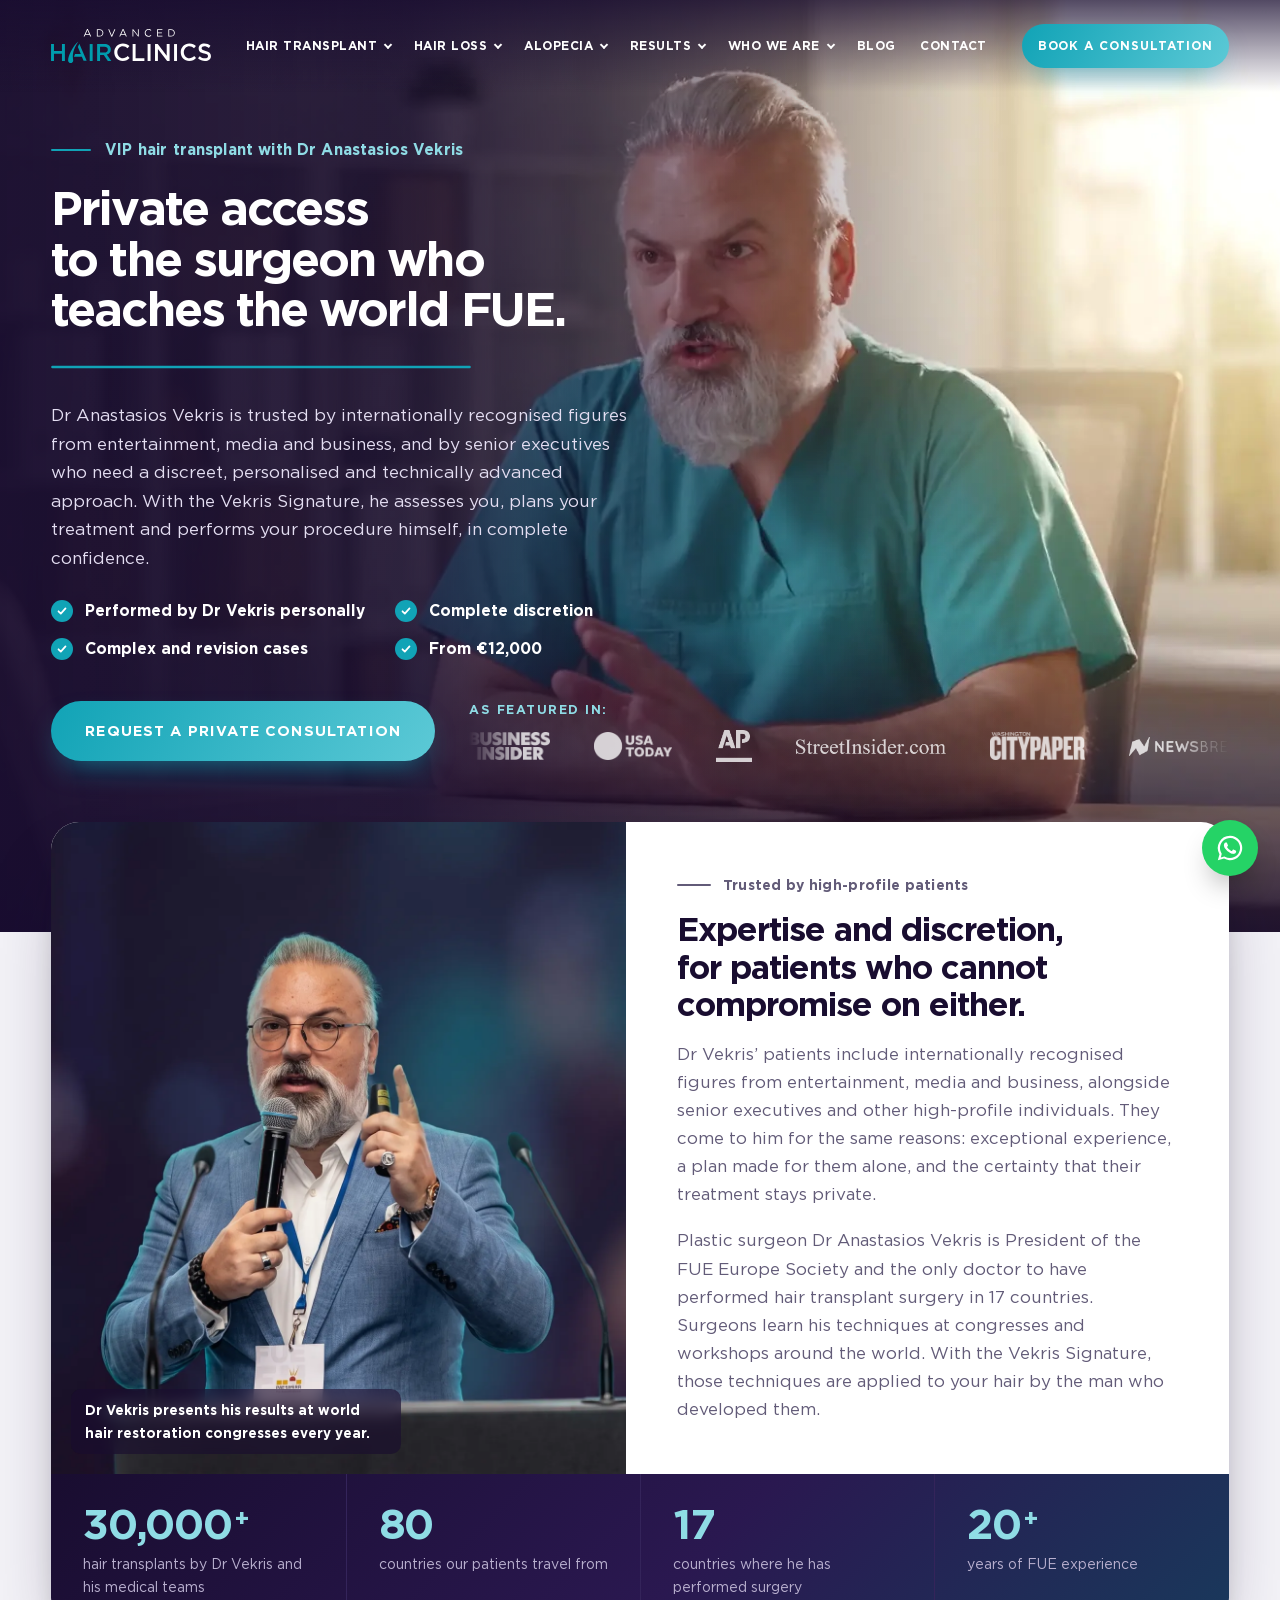
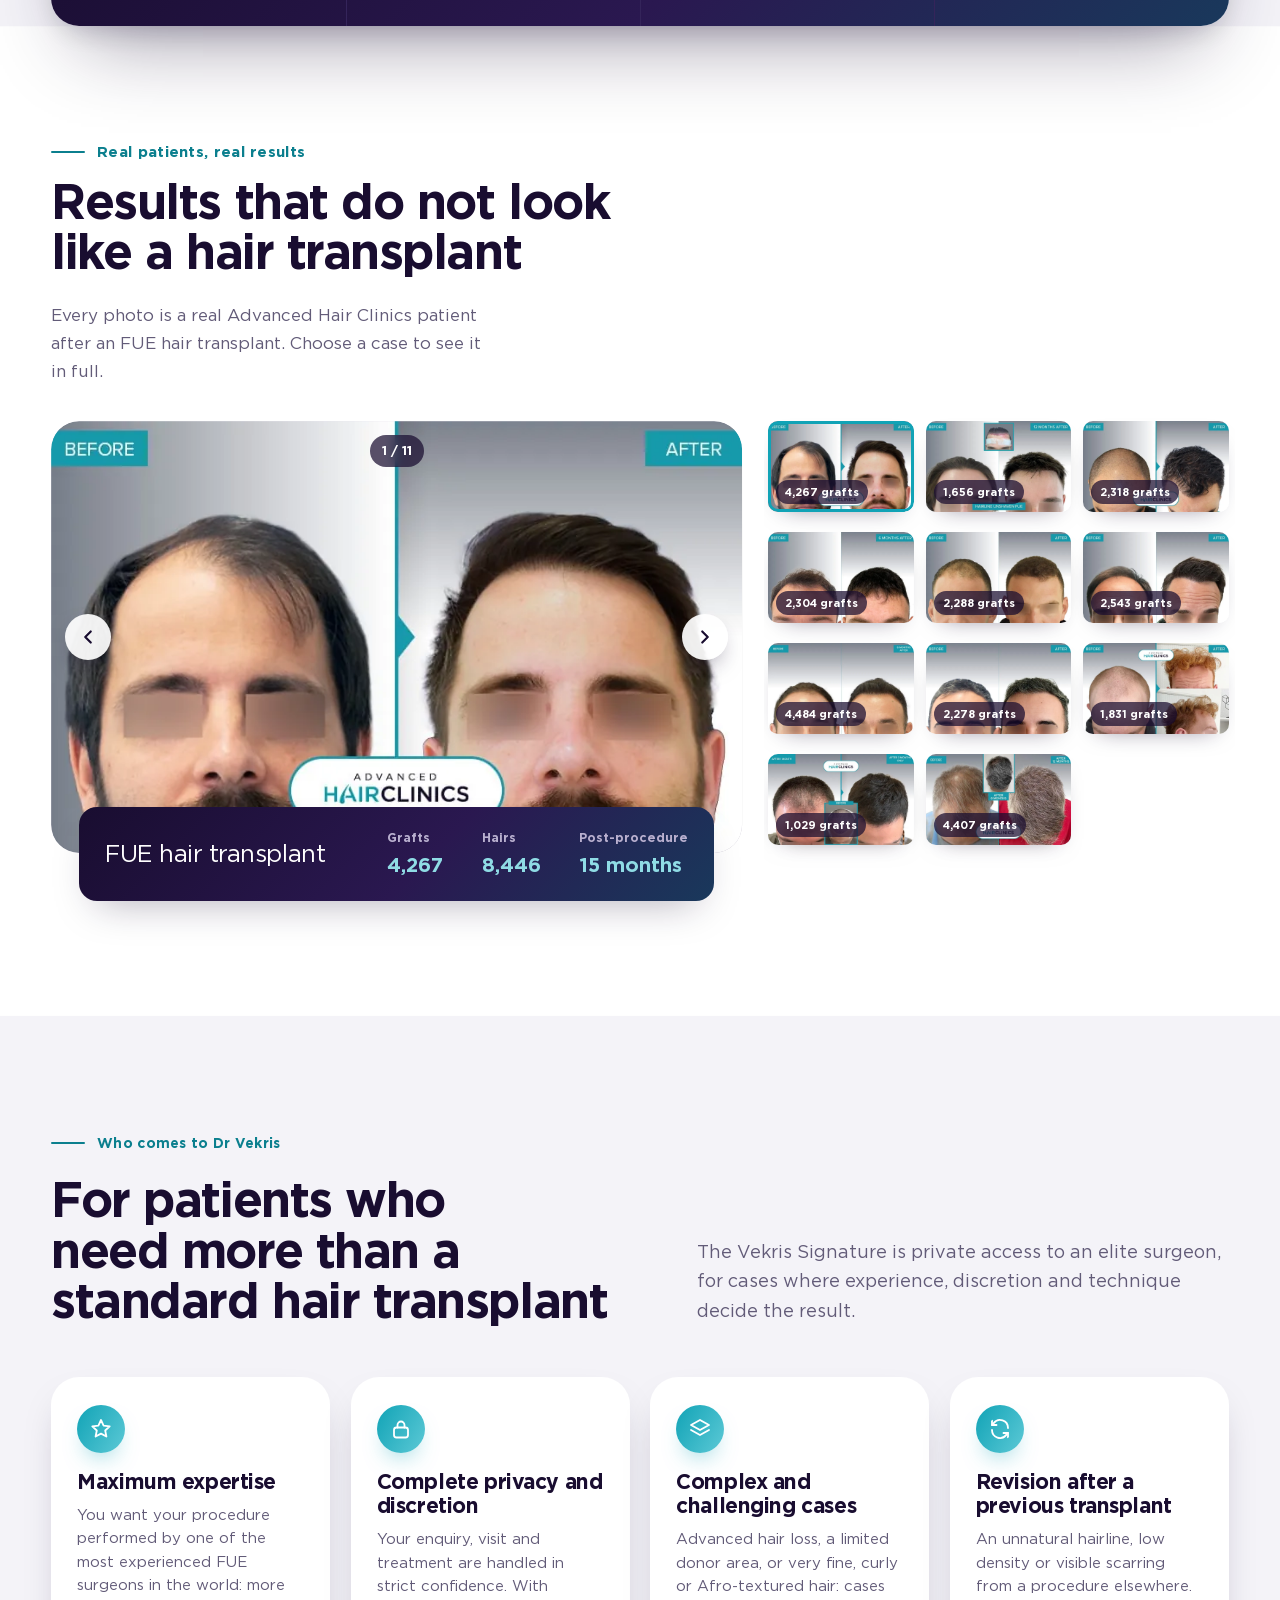
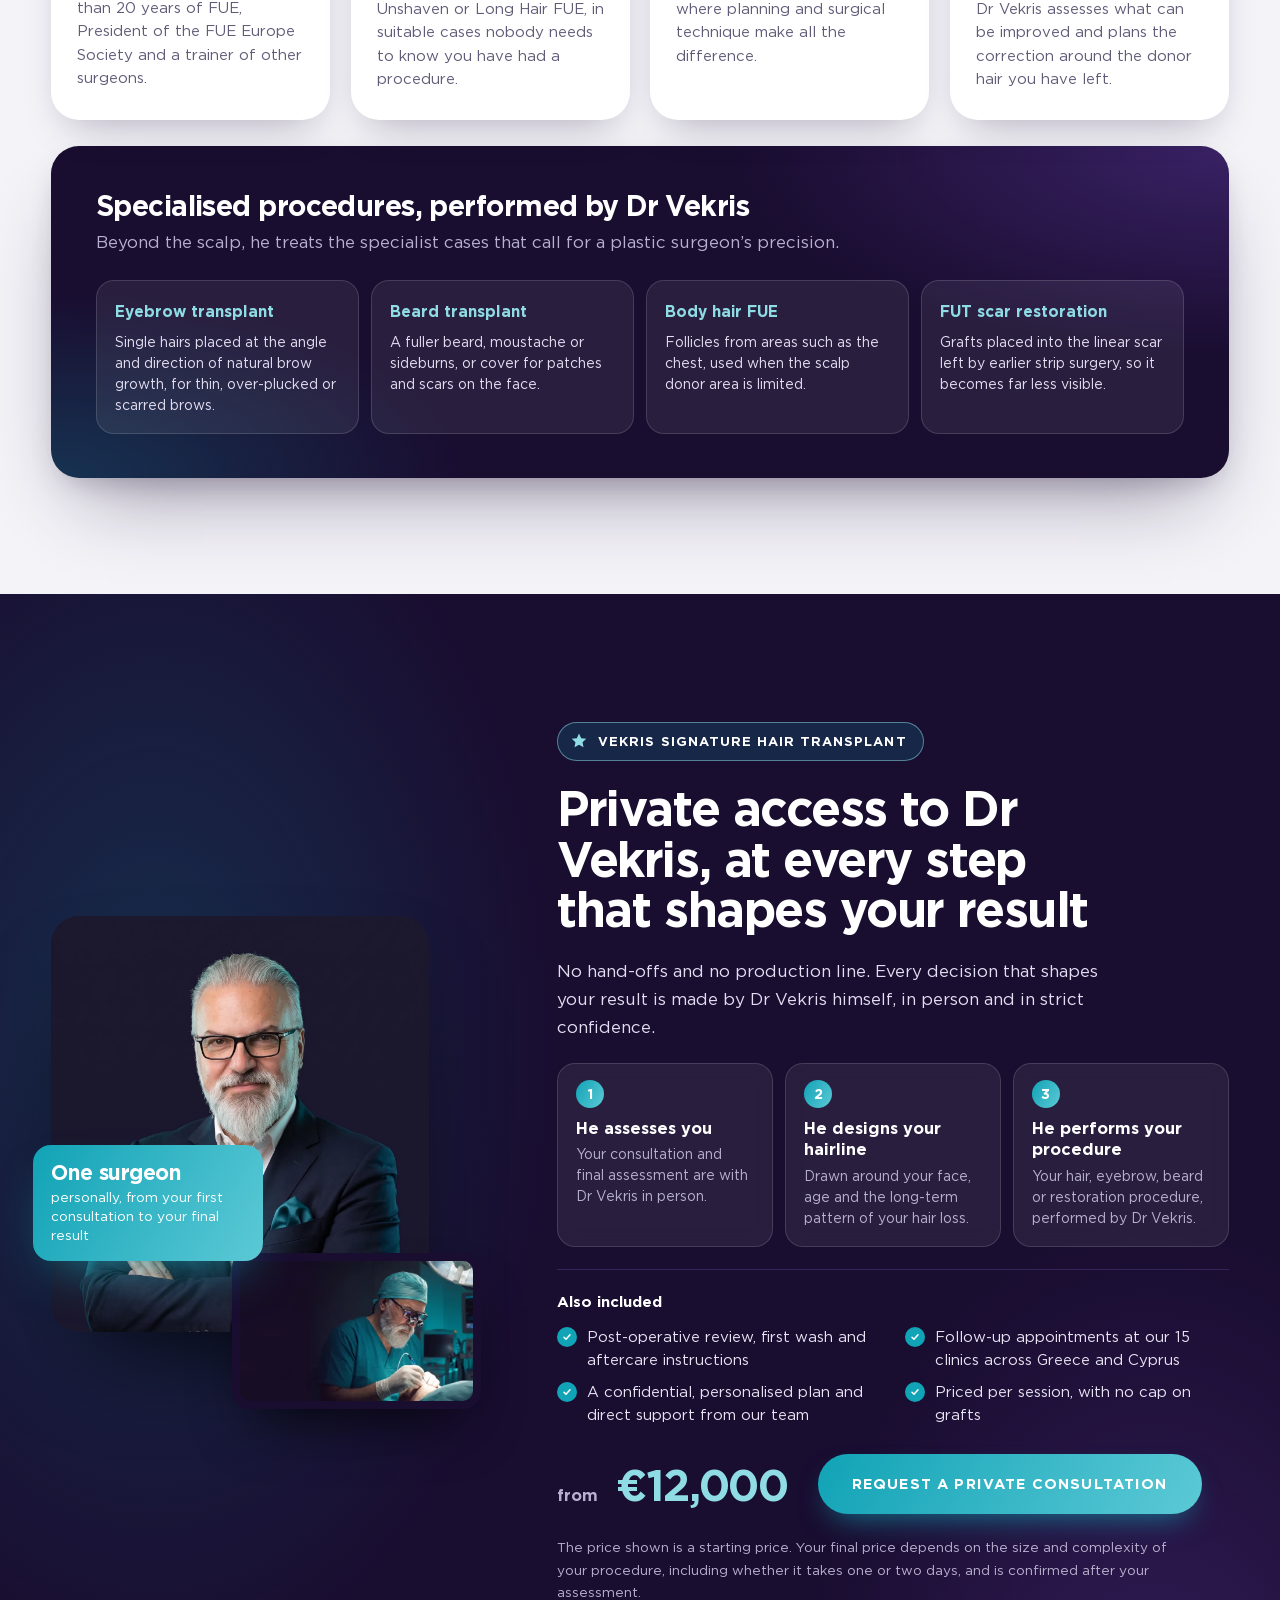
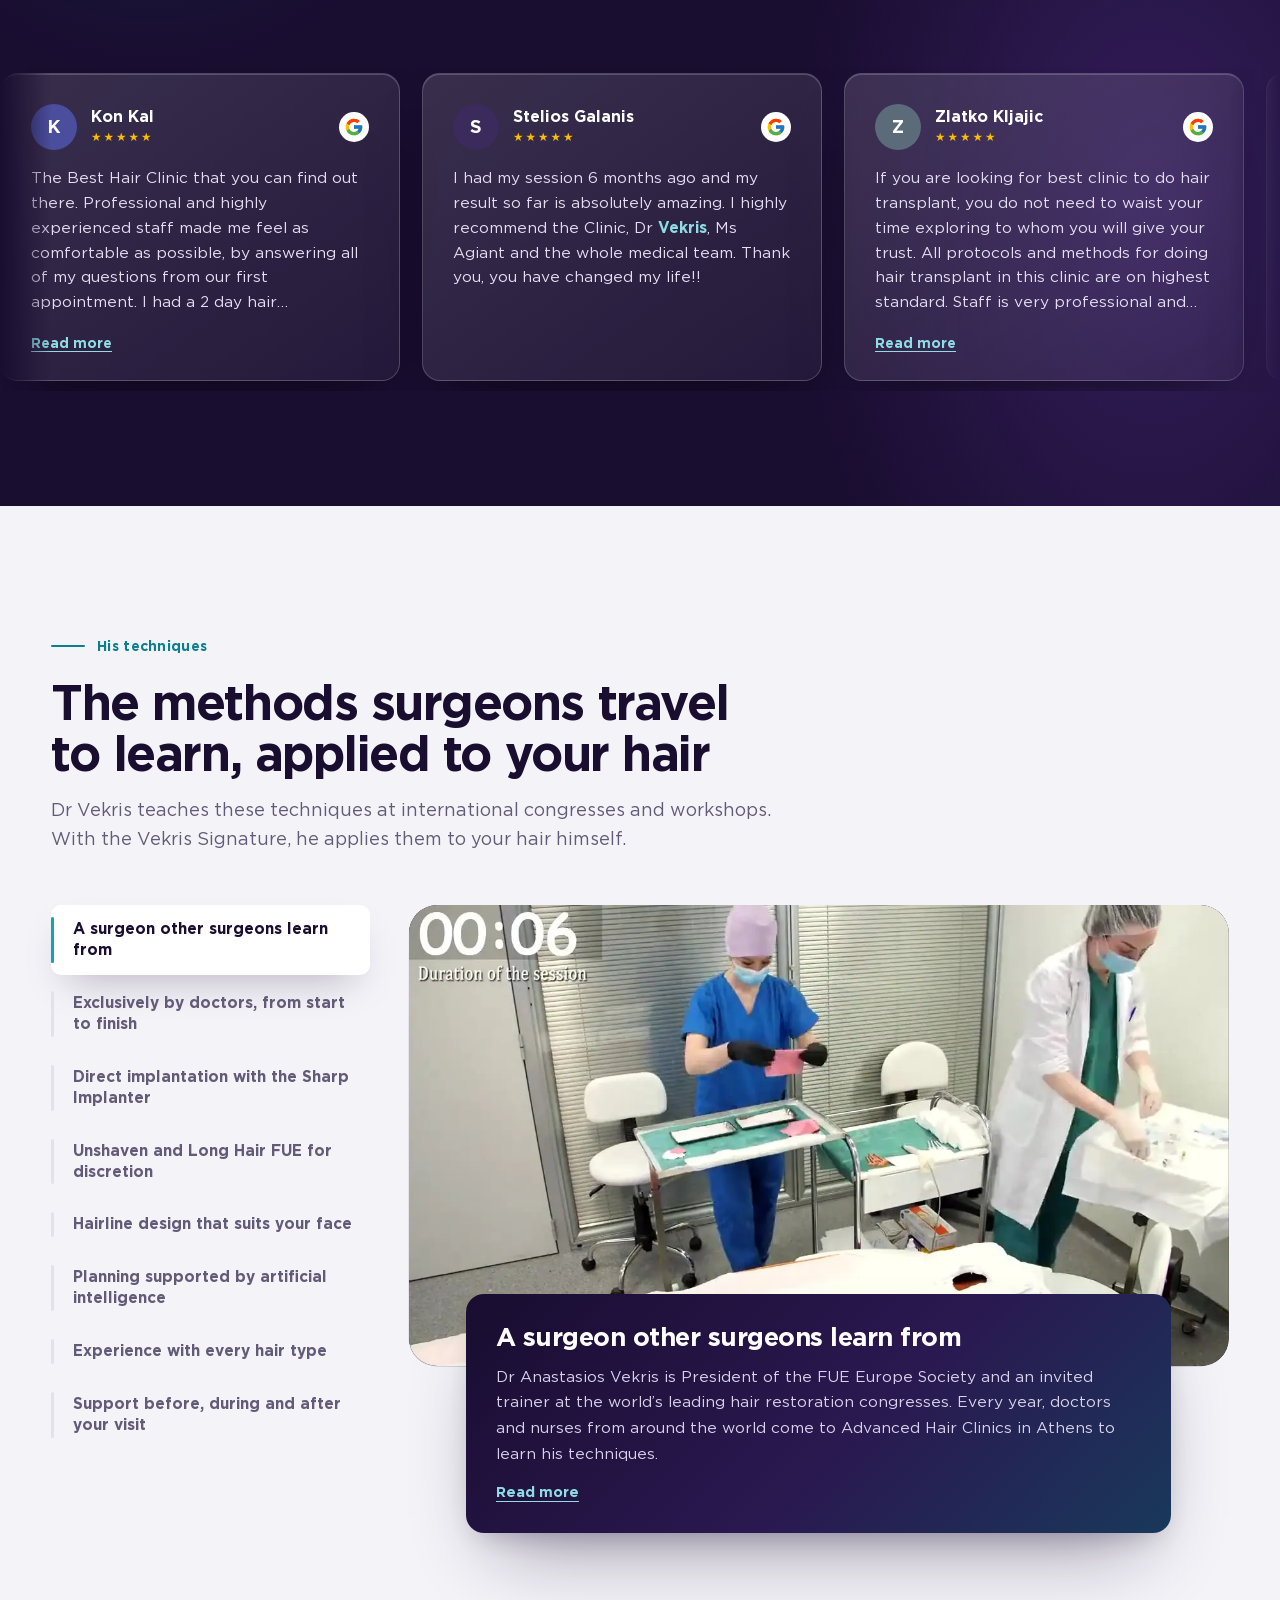
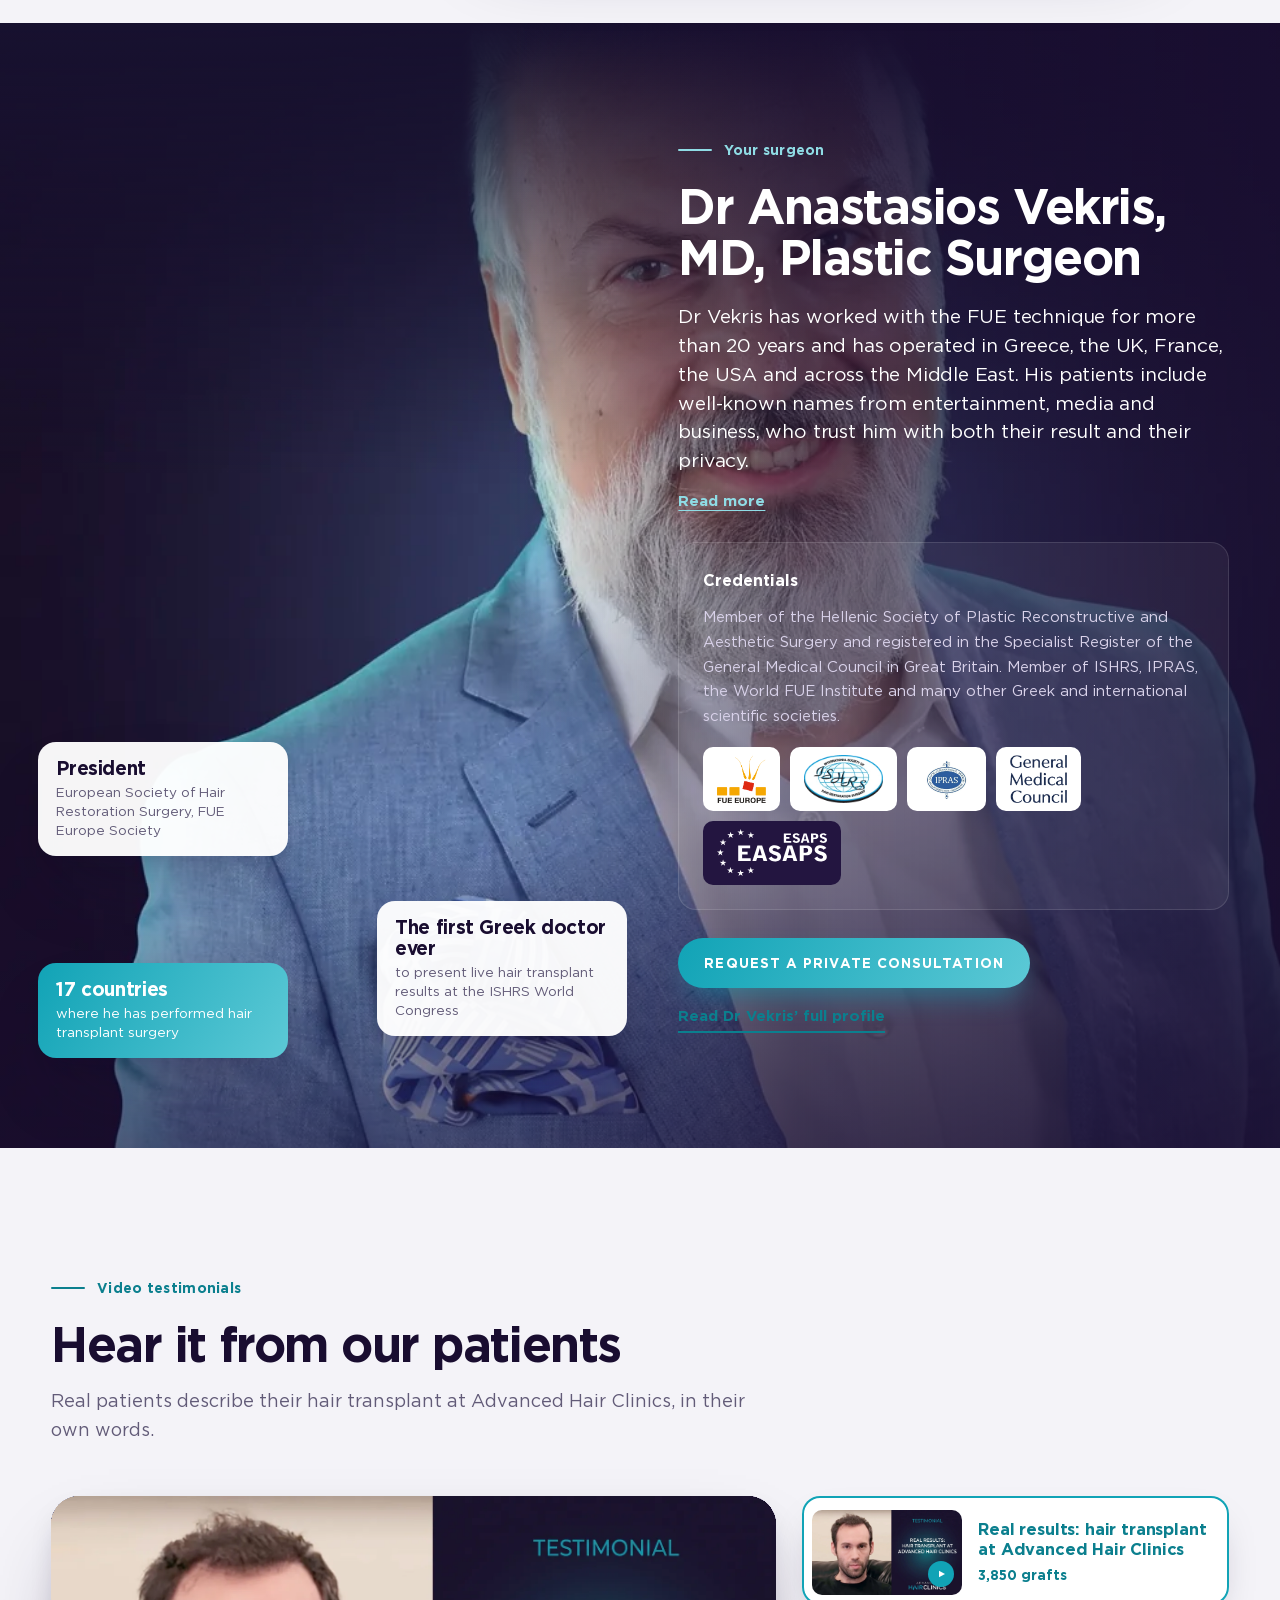
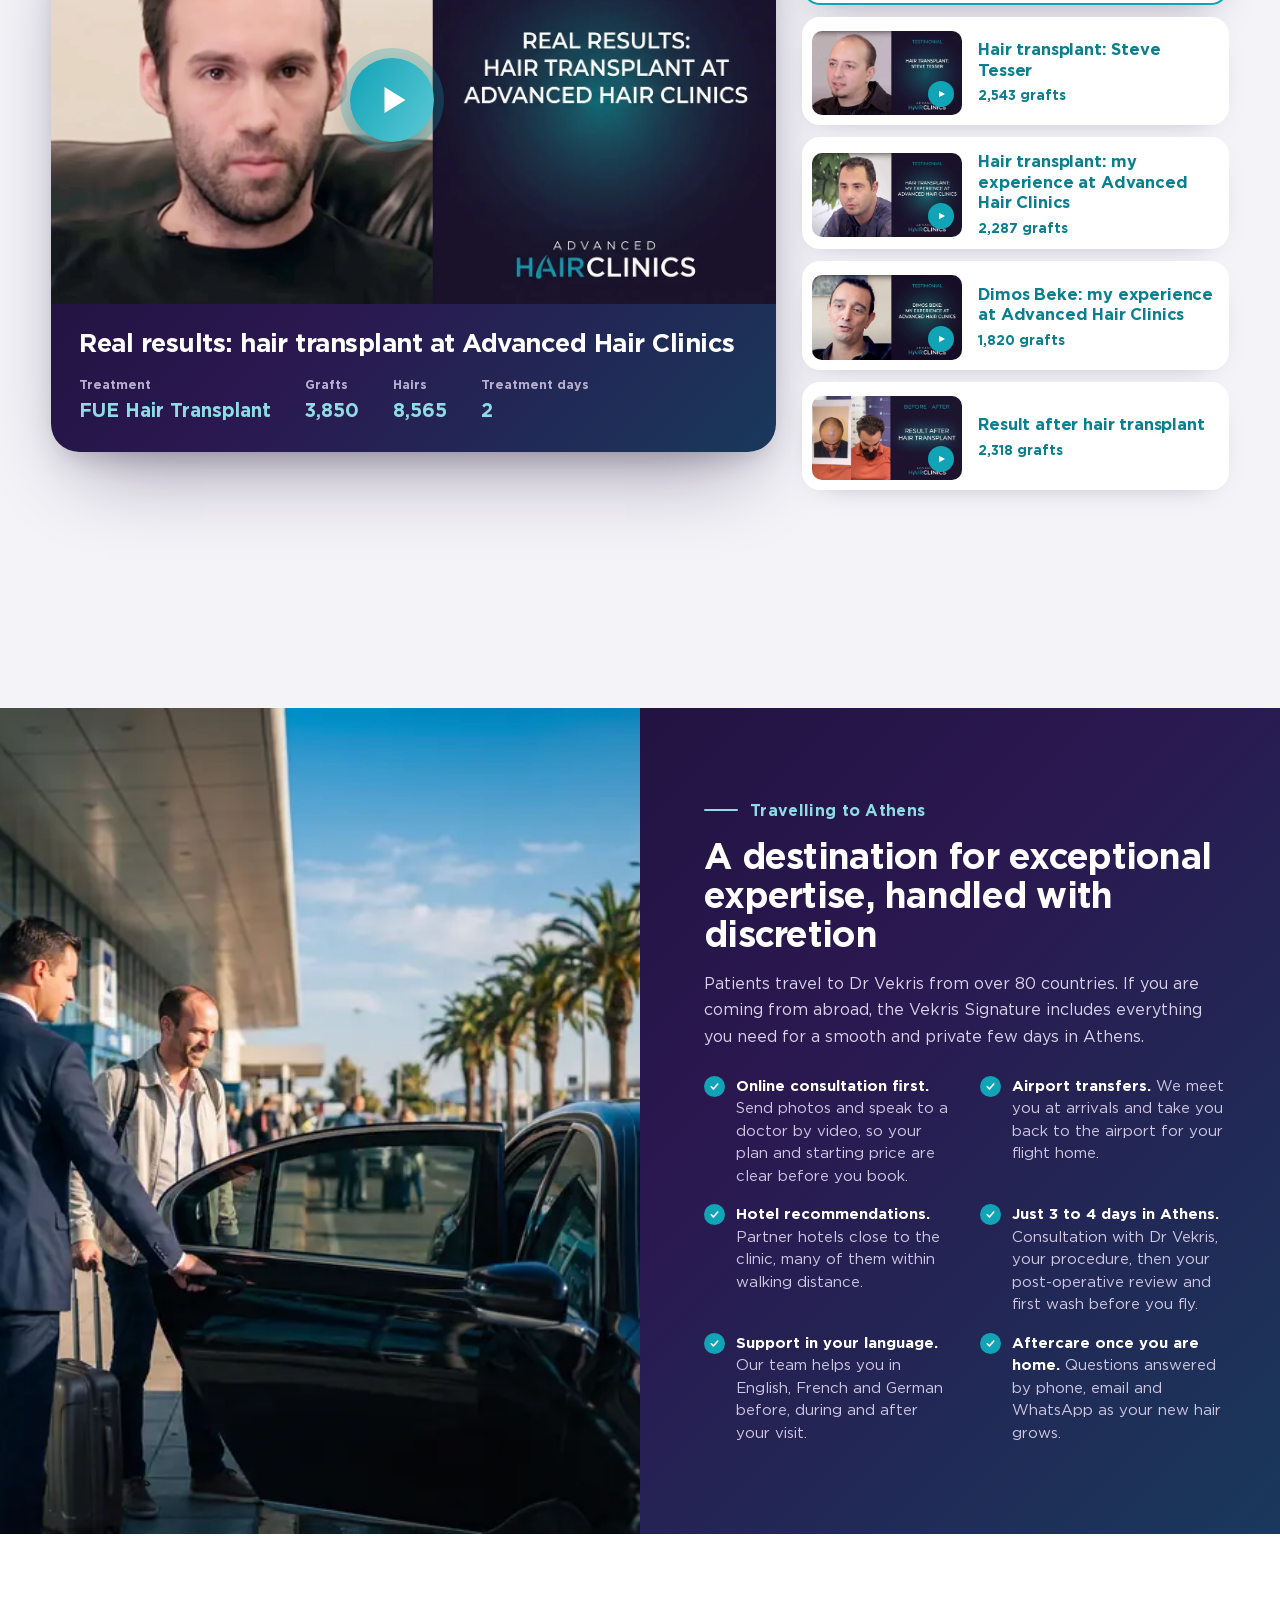
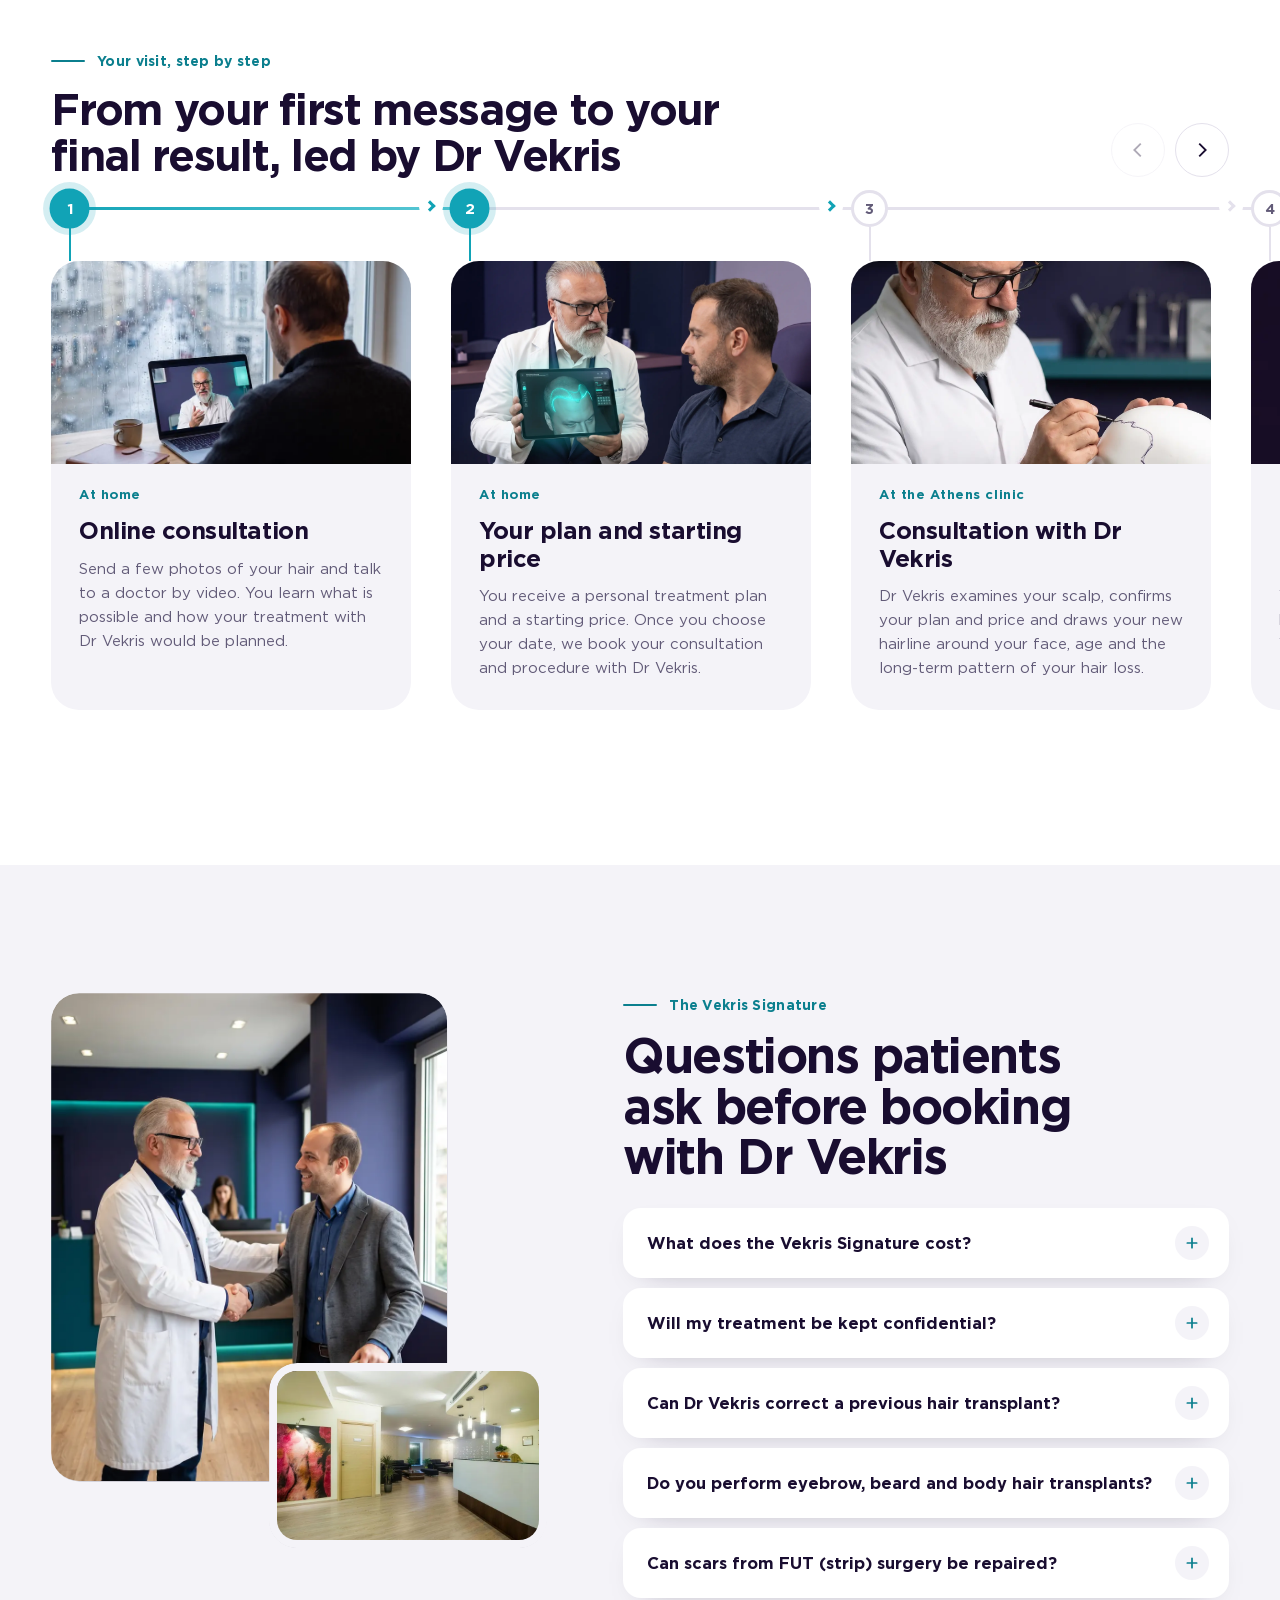
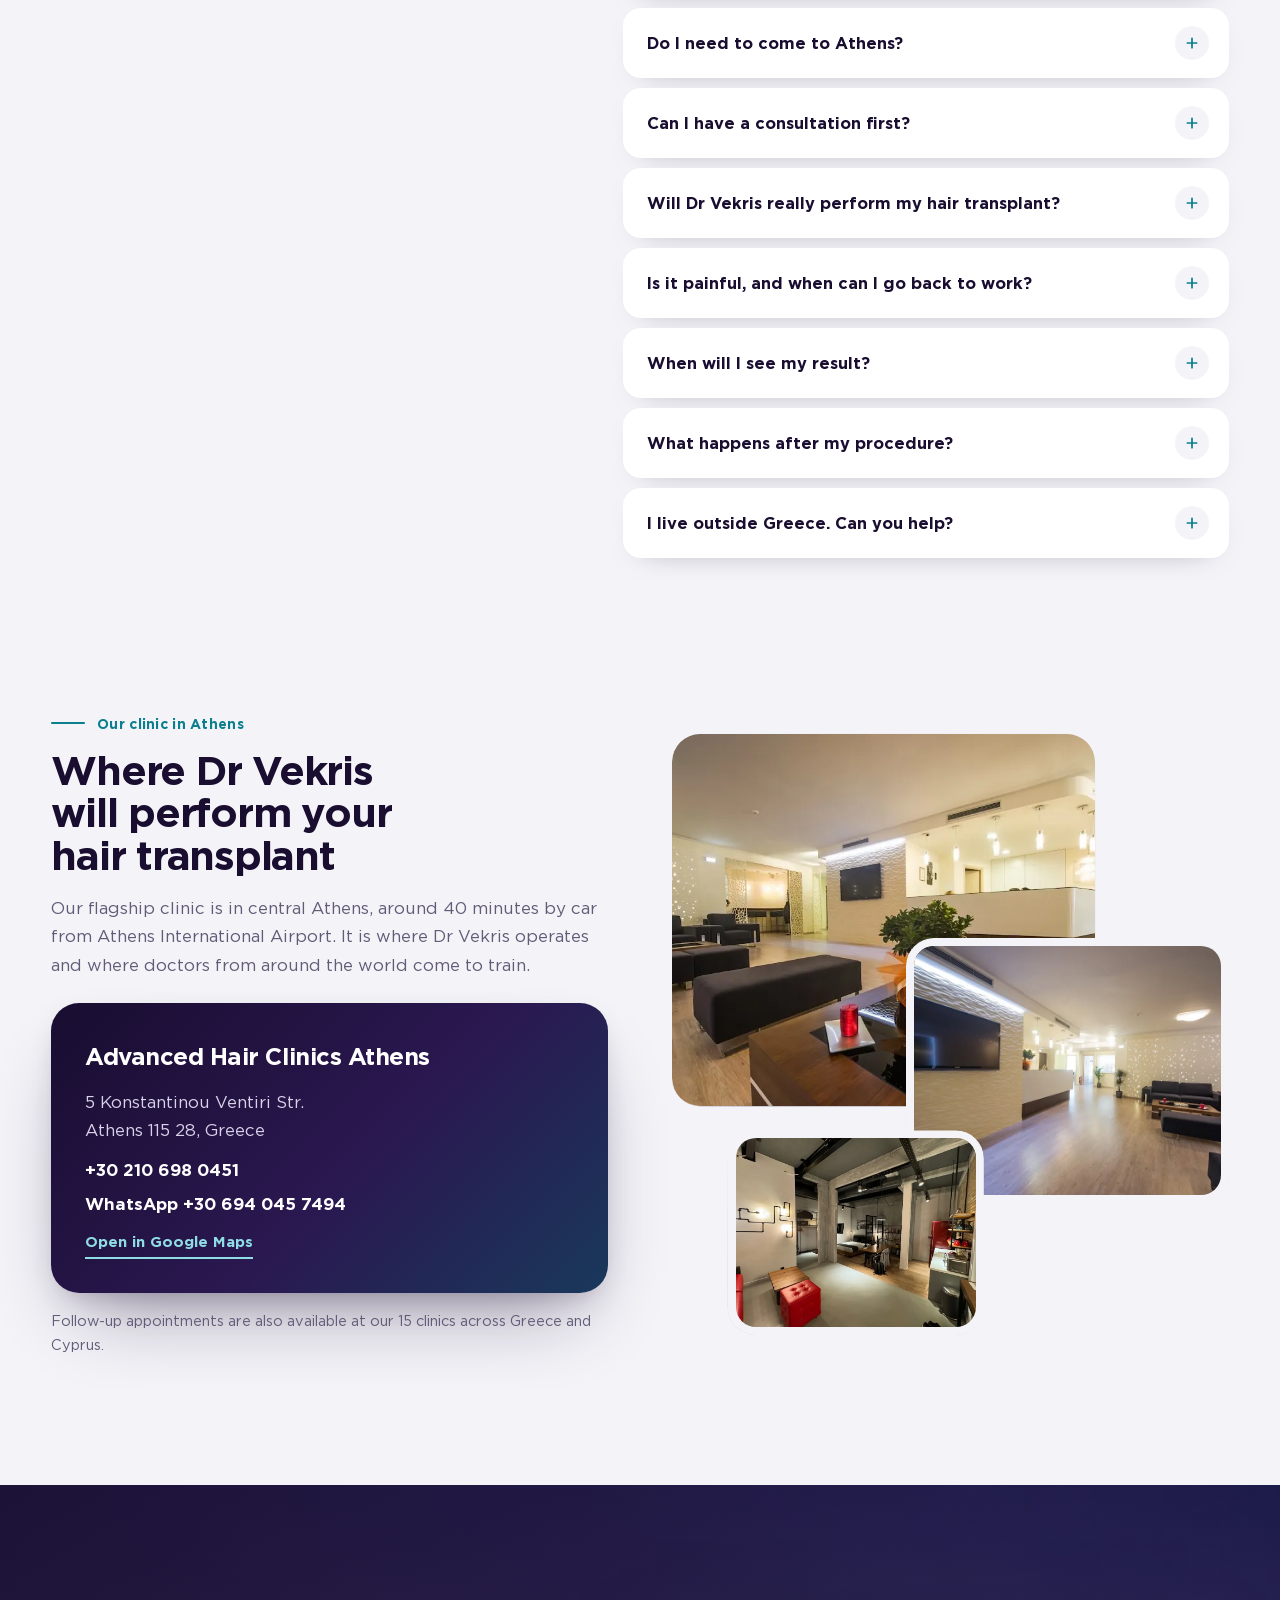
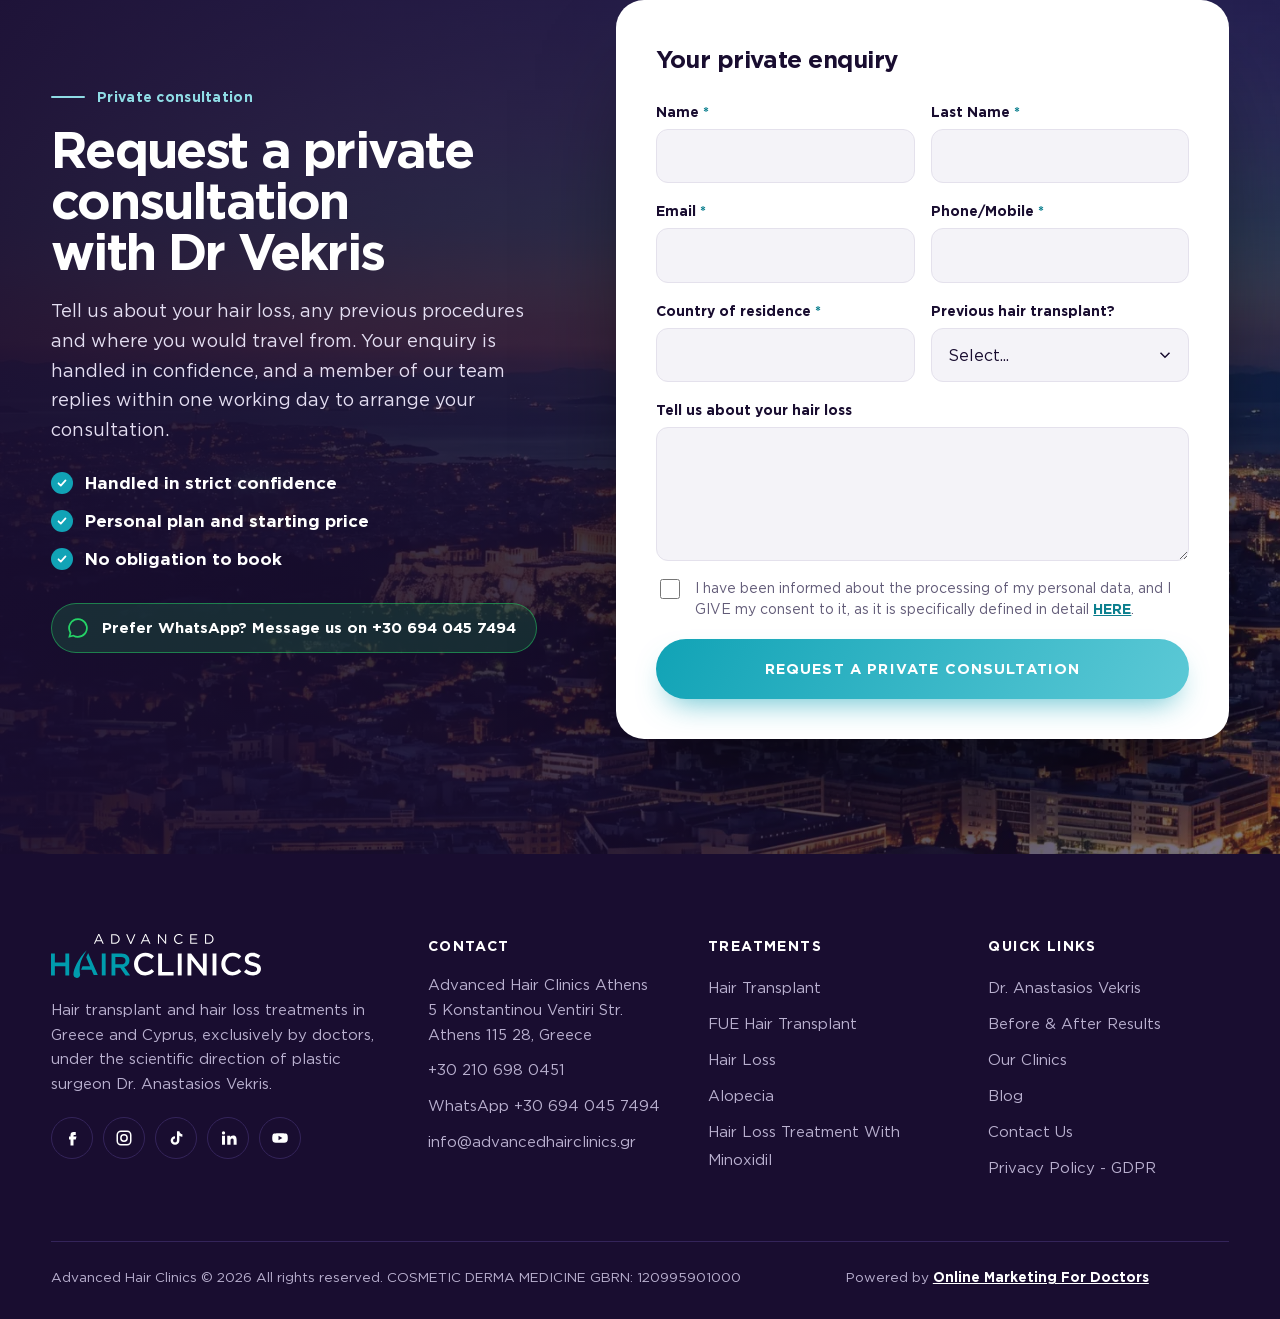
<file: vip-hair-transplant/index.html>
<!doctype html>
<html lang="en">
<head>
<meta charset="utf-8">
<meta name="viewport" content="width=device-width, initial-scale=1">
<meta name="robots" content="noindex, nofollow">
<title>Vekris Signature VIP Hair Transplant | Dr Anastasios Vekris</title>
<meta name="description" content="The Vekris Signature: a private VIP hair transplant assessed, planned and performed by Dr Anastasios Vekris himself, in complete confidence. From €12,000.">
<meta name="theme-color" content="#190D30">
<link rel="icon" href="/assets/img/favicon.png">
<link rel="preload" href="/assets/fonts/ahc-regular.woff2" as="font" type="font/woff2" crossorigin>
<link rel="preload" href="/assets/fonts/ahc-bold.woff2" as="font" type="font/woff2" crossorigin>
<link rel="preload" as="image" href="/assets/video/hero-poster.webp">
<link rel="stylesheet" href="/assets/css/style.css">
<link rel="stylesheet" href="/assets/css/about.css">
<link rel="stylesheet" href="/assets/css/pages.css">
<link rel="stylesheet" href="/assets/css/contact.css">
<link rel="stylesheet" href="/assets/css/vip.css">
</head>
<body class="page-about vip page-vip">
<a class="skip" href="#main">Skip to main content</a>

<!-- ============ HEADER ============ -->
<header class="site-header" id="top">
  <div class="header-inner">
    <a class="brand" href="/" aria-label="Advanced Hair Clinics home">
      <img src="/assets/img/logo-light.svg" alt="Advanced Hair Clinics" width="190" height="40">
    </a>
    <button class="btn btn-teal header-book-mobile" type="button">Book a consultation</button>

    <nav class="main-nav" aria-label="Main">
      <ul>
        <li class="has-mega"><button type="button" class="mm-top" data-g="transplant" aria-expanded="false" aria-controls="mega">Hair Transplant</button></li>
        <li class="has-mega"><button type="button" class="mm-top" data-g="loss" aria-expanded="false" aria-controls="mega">Hair Loss</button></li>
        <li class="has-mega"><button type="button" class="mm-top" data-g="alopecia" aria-expanded="false" aria-controls="mega">Alopecia</button></li>
        <li class="has-mega"><button type="button" class="mm-top" data-g="results" aria-expanded="false" aria-controls="mega">Results</button></li>
        <li class="has-mega"><button type="button" class="mm-top" data-g="about" aria-expanded="false" aria-controls="mega">Who We Are</button></li>
        <li><a href="/blog/">Blog</a></li>
        <li><a href="/contact-us/">Contact</a></li>
      </ul>
    </nav>

    <div class="header-actions">
      <a class="header-phone" href="tel:+302106980451">
        <span class="header-phone-label">Call us now</span>
        <span class="header-phone-number">+30 210 698 0451</span>
      </a>
      <button class="btn btn-teal header-book" type="button">Book a consultation</button>
      <a class="icon-btn phone-icon" href="tel:+302106980451" aria-label="Call +30 210 698 0451">
        <svg viewBox="0 0 24 24" aria-hidden="true"><path d="M6.6 10.8a15.1 15.1 0 0 0 6.6 6.6l2.2-2.2a1 1 0 0 1 1-.25 11.4 11.4 0 0 0 3.6.57 1 1 0 0 1 1 1V20a1 1 0 0 1-1 1A17 17 0 0 1 3 4a1 1 0 0 1 1-1h3.5a1 1 0 0 1 1 1c0 1.25.2 2.45.57 3.57a1 1 0 0 1-.25 1z"/></svg>
      </a>
      <button class="icon-btn menu-toggle" type="button" aria-label="Open menu" aria-expanded="false" aria-controls="mobile-menu">
        <span></span><span></span><span></span>
      </button>
    </div>
  </div>
  <div class="mega" id="mega" hidden>
    <div class="mega-inner">
      <div class="mega-col">
        <div class="mm-group" data-g="about">
          <p class="mm-h"><a href="/who-we-are/">Who We Are</a></p>
          <ul><li><a href="/who-we-are/">Who We Are</a></li><li><a href="/doctors/">Our Doctors</a></li><li><a href="/hair-transplant-clinics/">Our Clinics</a></li><li><a href="/consultants-hair-transplant-hair-loss/">Consultants</a></li></ul>
        </div>
        <div class="mm-group mm-solo">
          <p class="mm-h"><a href="/blog/">Blog - Articles</a></p>
          <p class="mm-h"><a href="/contact-us/">Contact Us</a></p>
        </div>
      </div>
      <div class="mega-col">
        <div class="mm-group" data-g="loss">
          <p class="mm-h"><a href="/hair-loss/">Hair Loss</a></p>
          <ul><li><a href="/hair-loss/">Hair Loss</a></li><li><span class="mm-off" aria-disabled="true" title="Coming soon">Male Hair Loss</span></li><li><span class="mm-off" aria-disabled="true" title="Coming soon">Female Hair Loss</span></li><li><span class="mm-off" aria-disabled="true" title="Coming soon">Tricopat Hair Loss Treatment</span></li><li><span class="mm-off" aria-disabled="true" title="Coming soon">Hair Loss Treatment With Autologous Growth Factors</span></li><li><span class="mm-off" aria-disabled="true" title="Coming soon">Hair Loss Treatment With Minoxidil</span></li><li><span class="mm-off" aria-disabled="true" title="Coming soon">Scalp Micropigmentation</span></li></ul>
        </div>
        <div class="mm-group" data-g="alopecia">
          <p class="mm-h"><a href="/alopecia/">Alopecia</a></p>
          <ul><li><a href="/alopecia/">Alopecia</a></li><li><span class="mm-off" aria-disabled="true" title="Coming soon">Androgenetic Alopecia</span></li><li><span class="mm-off" aria-disabled="true" title="Coming soon">Alopecia Areata</span></li><li><span class="mm-off" aria-disabled="true" title="Coming soon">Diffuse Alopecia</span></li><li><span class="mm-off" aria-disabled="true" title="Coming soon">Cicatricial Alopecia</span></li><li><span class="mm-off" aria-disabled="true" title="Coming soon">Hair Loss DNA Test</span></li></ul>
        </div>
      </div>
      <div class="mega-col">
        <div class="mm-group" data-g="transplant">
          <p class="mm-h"><a href="/hair-transplant/">Hair Transplant</a></p>
          <ul><li><a href="/hair-transplant/">Hair Transplant</a></li><li><a href="/fue-hair-transplant/">FUE Hair Transplant</a></li><li><a href="/vip-hair-transplant/">VIP Hair Transplant by Dr Vekris</a></li><li><span class="mm-off" aria-disabled="true" title="Coming soon">FUE Beard Transplant</span></li><li><span class="mm-off" aria-disabled="true" title="Coming soon">FUE Eyebrow Transplant</span></li><li><span class="mm-off" aria-disabled="true" title="Coming soon">Leukotrichia</span></li><li><span class="mm-off" aria-disabled="true" title="Coming soon">FUT Strip Hair Transplant</span></li><li><span class="mm-off" aria-disabled="true" title="Coming soon">FUT Strip Scars Restoration</span></li><li><span class="mm-off" aria-disabled="true" title="Coming soon">Unshaven FUE Hair Transplant</span></li><li><span class="mm-off" aria-disabled="true" title="Coming soon">Hair Transplant in Women</span></li><li><span class="mm-off" aria-disabled="true" title="Coming soon">Hair Transplant Timeline Month by Month</span></li></ul>
        </div>
        <div class="mm-group" data-g="results">
          <p class="mm-h"><a href="/before-after-results/">Before-After Results</a></p>
          <ul><li><a href="/before-after-results/#fue-hair-transplant">Hair Transplant Results</a></li><li><a href="/before-after-results/#eyebrow-transplant">Eyebrow Transplant Results</a></li><li><a href="/before-after-results/#beard-transplant">Beard Transplant Results</a></li><li><a href="/before-after-results/#unshaven-fue-hair-transplant">Unshaven Hair Transplant Results</a></li><li><a href="/before-after-results/#autologous-hair-mesotherapy">Autologous Hair Mesotherapy Results</a></li><li><a href="/before-after-results/#scalp-micropigmentation">Scalp Micropigmentation Results</a></li></ul>
        </div>
      </div>
      <div class="mega-cards">
        <a class="mega-card" href="/plastic-surgeon-dr-anastasios-vekris/">
          <img src="/assets/img/about/doctors/anastasios-vekris.webp" alt="" width="720" height="720" loading="lazy">
          <span class="mc-k">Scientific Director</span>
          <span class="mc-t">Dr. Anastasios Vekris</span>
          <span class="mc-p">Plastic surgeon and President of the FUE Europe Society.</span>
          <span class="text-link light">Meet Dr. Vekris</span>
        </a>
        <a class="mega-card mega-card-vip" href="/vip-hair-transplant/">
          <img src="/assets/img/gen/surgery-card.webp" alt="" width="600" height="737" loading="lazy">
          <span class="mc-k">Vekris Signature</span>
          <span class="mc-t">VIP Hair Transplant</span>
          <span class="mc-p">Performed by Dr. Vekris himself, in complete confidence.</span>
          <span class="text-link light">Discover VIP</span>
        </a>
      </div>
    </div>
  </div>
</header>

<!-- Mobile menu -->
<div class="mobile-menu" id="mobile-menu" hidden>
  <nav aria-label="Mobile">
    <details>
      <summary>Who We Are</summary>
      <a href="/who-we-are/">Who We Are</a><a href="/doctors/">Our Doctors</a><a href="/hair-transplant-clinics/">Our Clinics</a><a href="/consultants-hair-transplant-hair-loss/">Consultants</a>
    </details>
    <details>
      <summary>Hair Transplant</summary>
      <a href="/hair-transplant/">Hair Transplant</a><a href="/fue-hair-transplant/">FUE Hair Transplant</a><a href="/vip-hair-transplant/">VIP Hair Transplant by Dr Vekris</a><span class="mm-off" aria-disabled="true" title="Coming soon">FUE Beard Transplant</span><span class="mm-off" aria-disabled="true" title="Coming soon">FUE Eyebrow Transplant</span><span class="mm-off" aria-disabled="true" title="Coming soon">Leukotrichia</span><span class="mm-off" aria-disabled="true" title="Coming soon">FUT Strip Hair Transplant</span><span class="mm-off" aria-disabled="true" title="Coming soon">FUT Strip Scars Restoration</span><span class="mm-off" aria-disabled="true" title="Coming soon">Unshaven FUE Hair Transplant</span><span class="mm-off" aria-disabled="true" title="Coming soon">Hair Transplant in Women</span><span class="mm-off" aria-disabled="true" title="Coming soon">Hair Transplant Timeline Month by Month</span>
    </details>
    <details>
      <summary>Hair Loss</summary>
      <a href="/hair-loss/">Hair Loss</a><span class="mm-off" aria-disabled="true" title="Coming soon">Male Hair Loss</span><span class="mm-off" aria-disabled="true" title="Coming soon">Female Hair Loss</span><span class="mm-off" aria-disabled="true" title="Coming soon">Tricopat Hair Loss Treatment</span><span class="mm-off" aria-disabled="true" title="Coming soon">Hair Loss Treatment With Autologous Growth Factors</span><span class="mm-off" aria-disabled="true" title="Coming soon">Hair Loss Treatment With Minoxidil</span><span class="mm-off" aria-disabled="true" title="Coming soon">Scalp Micropigmentation</span>
    </details>
    <details>
      <summary>Alopecia</summary>
      <a href="/alopecia/">Alopecia</a><span class="mm-off" aria-disabled="true" title="Coming soon">Androgenetic Alopecia</span><span class="mm-off" aria-disabled="true" title="Coming soon">Alopecia Areata</span><span class="mm-off" aria-disabled="true" title="Coming soon">Diffuse Alopecia</span><span class="mm-off" aria-disabled="true" title="Coming soon">Cicatricial Alopecia</span><span class="mm-off" aria-disabled="true" title="Coming soon">Hair Loss DNA Test</span>
    </details>
    <details>
      <summary>Before-After Results</summary>
      <a href="/before-after-results/#fue-hair-transplant">Hair Transplant Results</a><a href="/before-after-results/#eyebrow-transplant">Eyebrow Transplant Results</a><a href="/before-after-results/#beard-transplant">Beard Transplant Results</a><a href="/before-after-results/#unshaven-fue-hair-transplant">Unshaven Hair Transplant Results</a><a href="/before-after-results/#autologous-hair-mesotherapy">Autologous Hair Mesotherapy Results</a><a href="/before-after-results/#scalp-micropigmentation">Scalp Micropigmentation Results</a>
    </details>
    <a href="/plastic-surgeon-dr-anastasios-vekris/">Dr Vekris</a>
    <a href="/blog/">Blog</a>
    <a href="/contact-us/">Contact</a>
  </nav>
  <div class="mobile-menu-foot">
    <a class="header-phone" href="tel:+302106980451">
      <span class="header-phone-label">Call us now</span>
      <span class="header-phone-number">+30 210 698 0451</span>
    </a>
    <button class="btn btn-teal" type="button">Book a consultation</button>
  </div>
</div>

<main id="main">

<!-- ============ HERO ============ -->
<section class="hero gr-hero" aria-label="Introduction">
  <video class="hero-video" autoplay muted loop playsinline preload="auto" poster="/assets/video/hero-poster.webp" aria-hidden="true">
    <source src="/assets/video/hero.mp4" type="video/mp4">
  </video>
  <div class="hero-shade" aria-hidden="true"></div>

  <div class="hero-content">
    <h1 class="hero-eyebrow">VIP hair transplant with Dr Anastasios Vekris</h1>
    <p class="hero-title">
      <span class="line"><span>Private access</span></span>
      <span class="line"><span>to the surgeon who</span></span>
      <span class="line"><span>teaches the world FUE.</span></span>
    </p>
    <svg class="hairline hero-hairline" viewBox="0 0 600 4" preserveAspectRatio="none" aria-hidden="true">
      <path d="M2 2 H598"/>
    </svg>
    <p class="hero-sub">Dr Anastasios Vekris is trusted by internationally recognised figures from entertainment, media and business, and by senior executives who need a discreet, personalised and technically advanced approach. With the Vekris Signature, he assesses you, plans your treatment and performs your procedure himself, in complete confidence.</p>
    <ul class="hero-points">
      <li>Performed by Dr Vekris personally</li>
      <li>Complete discretion</li>
      <li>Complex and revision cases</li>
      <li>From €12,000</li>
    </ul>
    <div class="hero-cta">
      <a class="btn btn-teal btn-lg" href="#enquiry">Request a private consultation</a>
      <div class="hero-press" data-reach="edge">
        <p class="hp-k">As featured in:</p>
        <div class="hp-viewport">
        <ul class="hero-press-list" aria-label="As featured in">
          <li class="hp-business-insider"><a href="https://markets.businessinsider.com/news/stocks/advanced-hair-clinics-presents-alopeciai-hair-loss-assessment-tool-1036665219" target="_blank" rel="noopener"><img src="/assets/img/press/business-insider.webp" alt="Business Insider" width="348" height="120"></a></li>
          <li class="hp-usa-today"><a href="https://www.usatoday.com/press-release/story/52659/advanced-hair-clinics-presents-alopeciai-hair-loss-assessment-tool" target="_blank" rel="noopener"><img src="/assets/img/press/usa-today.webp" alt="USA Today" width="333" height="120"></a></li>
          <li class="hp-ap-news"><a href="https://apnews.com/press-release/marketersmedia/press-release-e6e11d0cc15daa1fe231c60dc971aa9e" target="_blank" rel="noopener"><img src="/assets/img/press/ap-news.webp" alt="AP News" width="135" height="120"></a></li>
          <li class="hp-streetinsider"><a href="https://www.streetinsider.com/The+Financial+Capital/Advanced+Hair+Clinics+Presents+AlopeciAI+Hair+Loss+Assessment+Tool/27231861.html" target="_blank" rel="noopener"><img src="/assets/img/press/streetinsider.webp" alt="StreetInsider" width="278" height="28"></a></li>
          <li class="hp-washington-city-paper"><a href="https://pr.washingtoncitypaper.com/article/Advanced-Hair-Clinics-Presents-AlopeciAI-Hair-Loss-Assessment-Tool/6adf4061df578d00025b1e42" target="_blank" rel="noopener"><img src="/assets/img/press/washington-city-paper.webp" alt="Washington City Paper" width="408" height="120"></a></li>
          <li class="hp-newsbreak"><a href="https://www.newsbreak.com/dmr-news-321522575/4967552618897-advanced-hair-clinics-presents-alopeciai-hair-loss-assessment-tool" target="_blank" rel="noopener"><img src="/assets/img/press/newsbreak.webp" alt="NewsBreak" width="761" height="120"></a></li>
          <li class="hp-times-of-san-diego"><a href="https://pr.timesofsandiego.com/article/Advanced-Hair-Clinics-Presents-AlopeciAI-Hair-Loss-Assessment-Tool/6adf4061df578d00025b1e42" target="_blank" rel="noopener"><img src="/assets/img/press/times-of-san-diego.webp" alt="Times of San Diego" width="282" height="120"></a></li>
        </ul>
        </div>
    </div>
  </div>

</section>

<!-- ============ AUTHORITY (overlapping) ============ -->
<section class="authority" aria-labelledby="authority-title">
  <div class="authority-card">
    <figure class="authority-media">
      <img src="/assets/img/doc/fue-europe-speech.webp" alt="Dr Anastasios Vekris speaking at the FUE Europe annual meeting" loading="lazy" width="2000" height="1342">
      <figcaption>Dr Vekris presents his results at world hair restoration congresses every year.</figcaption>
    </figure>
    <div class="authority-text">
      <p class="kicker">Trusted by high-profile patients</p>
      <h2 id="authority-title" class="h2">Expertise and discretion, for patients who cannot compromise on either.</h2>
      <p>Dr Vekris’ patients include internationally recognised figures from entertainment, media and business, alongside senior executives and other high-profile individuals. They come to him for the same reasons: exceptional experience, a plan made for them alone, and the certainty that their treatment stays private.</p>
      <p>Plastic surgeon Dr Anastasios Vekris is President of the FUE Europe Society and the only doctor to have performed hair transplant surgery in 17 countries. Surgeons learn his techniques at congresses and workshops around the world. With the Vekris Signature, those techniques are applied to your hair by the man who developed them.</p>
    </div>
    <dl class="authority-stats">
      <div><dt><span data-count="30000">30,000</span><small>+</small></dt><dd>hair transplants by Dr Vekris and his medical teams</dd></div>
      <div><dt><span data-count="80">80</span></dt><dd>countries our patients travel from</dd></div>
      <div><dt><span data-count="17">17</span></dt><dd>countries where he has performed surgery</dd></div>
      <div><dt><span data-count="20">20</span><small>+</small></dt><dd>years of FUE experience</dd></div>
    </dl>
  </div>
</section>

<!-- ============ BEFORE & AFTER ============ -->
<section class="results" id="results" aria-labelledby="results-title">
  <div class="results-head">
    <div>
      <p class="kicker results-eyebrow">Real patients, real results</p>
      <h2 id="results-title" class="h2">Results that do not look like a hair transplant</h2>
    </div>
    <p class="results-intro">Every photo is a real Advanced Hair Clinics patient after an FUE hair transplant. Choose a case to see it in full.</p>
  </div>
  <div class="results-grid">
    <figure class="ba-feature">
      <div class="ba-frame">
        <img id="ba-main" tabindex="0" role="button" aria-haspopup="dialog" src="/assets/img/ba/hair-transplant-128-a.webp" alt="Before and after an FUE hair transplant with 4,267 grafts" width="800" height="500">
        <div class="ba-nav">
          <button type="button" class="ba-step" data-step="-1" aria-label="Previous case"><svg viewBox="0 0 24 24" aria-hidden="true"><path d="M15 6l-6 6 6 6"/></svg></button>
          <span class="ba-count" id="ba-count" aria-live="polite">1 / 11</span>
          <button type="button" class="ba-step" data-step="1" aria-label="Next case"><svg viewBox="0 0 24 24" aria-hidden="true"><path d="M9 6l6 6-6 6"/></svg></button>
        </div>
      </div>
      <figcaption class="ba-caption">
        <span class="ba-type" id="ba-type">FUE hair transplant</span>
        <dl>
          <div><dt>Grafts</dt><dd id="ba-grafts">4,267</dd></div>
          <div><dt>Hairs</dt><dd id="ba-hairs">8,446</dd></div>
          <div><dt>Post-procedure</dt><dd id="ba-months">15 months</dd></div>
        </dl>
      </figcaption>
    </figure>
    <div class="ba-thumbs-wrap"><ul class="ba-thumbs" id="ba-thumbs" aria-label="All before and after cases"></ul></div>
  </div>
</section>

<!-- ============ WHO COMES TO DR VEKRIS ============ -->
<!-- Specialised procedures are listed on the clinic's own treatment pages (eyebrow, beard, body hair FUE, FUT scar restoration). -->
<section class="cases" id="cases" aria-labelledby="cases-title">
  <div class="cases-head">
    <p class="kicker">Who comes to Dr Vekris</p>
    <h2 id="cases-title" class="h2">For patients who need more than a standard hair transplant</h2>
    <p>The Vekris Signature is private access to an elite surgeon, for cases where experience, discretion and technique decide the result.</p>
  </div>
  <ul class="cases-grid">
      <li class="case">
        <svg viewBox="0 0 24 24" aria-hidden="true"><path d="M12 3l2.6 5.6 6.1.7-4.5 4.2 1.2 6L12 16.6 6.6 19.5l1.2-6L3.3 9.3l6.1-.7z"/></svg>
        <h3>Maximum expertise</h3>
        <p>You want your procedure performed by one of the most experienced FUE surgeons in the world: more than 20 years of FUE, President of the FUE Europe Society and a trainer of other surgeons.</p>
      </li>
      <li class="case">
        <svg viewBox="0 0 24 24" aria-hidden="true"><rect x="5" y="10.5" width="14" height="10" rx="2.5"/><path d="M8.5 10.5V8a3.5 3.5 0 0 1 7 0v2.5"/></svg>
        <h3>Complete privacy and discretion</h3>
        <p>Your enquiry, visit and treatment are handled in strict confidence. With Unshaven or Long Hair FUE, in suitable cases nobody needs to know you have had a procedure.</p>
      </li>
      <li class="case">
        <svg viewBox="0 0 24 24" aria-hidden="true"><path d="M12 3l9 5-9 5-9-5z"/><path d="M3 13l9 5 9-5"/></svg>
        <h3>Complex and challenging cases</h3>
        <p>Advanced hair loss, a limited donor area, or very fine, curly or Afro-textured hair: cases where planning and surgical technique make all the difference.</p>
      </li>
      <li class="case">
        <svg viewBox="0 0 24 24" aria-hidden="true"><path d="M20 11a8 8 0 0 0-14.3-4.9L4 8"/><path d="M4 3.5V8h4.5"/><path d="M4 13a8 8 0 0 0 14.3 4.9L20 16"/><path d="M20 20.5V16h-4.5"/></svg>
        <h3>Revision after a previous transplant</h3>
        <p>An unnatural hairline, low density or visible scarring from a procedure elsewhere. Dr Vekris assesses what can be improved and plans the correction around the donor hair you have left.</p>
      </li>
  </ul>

  <div class="special">
    <div class="special-head">
      <h3>Specialised procedures, performed by Dr Vekris</h3>
      <p>Beyond the scalp, he treats the specialist cases that call for a plastic surgeon’s precision.</p>
    </div>
    <ul class="special-grid">
      <li><strong>Eyebrow transplant</strong><span>Single hairs placed at the angle and direction of natural brow growth, for thin, over-plucked or scarred brows.</span></li>
      <li><strong>Beard transplant</strong><span>A fuller beard, moustache or sideburns, or cover for patches and scars on the face.</span></li>
      <li><strong>Body hair FUE</strong><span>Follicles from areas such as the chest, used when the scalp donor area is limited.</span></li>
      <li><strong>FUT scar restoration</strong><span>Grafts placed into the linear scar left by earlier strip surgery, so it becomes far less visible.</span></li>
    </ul>
  </div>
</section>

<!-- ============ THE SIGNATURE (single offer) ============ -->
<!-- Starting price and inclusions confirmed by the clinic. "Vekris Signature" is our name for the offer. -->
<section class="sig" id="signature" aria-labelledby="sig-title">
  <div class="sig-inner">
    <div class="sig-media">
      <img class="sm-main" src="/assets/img/gen/doc-cover.webp" alt="Dr Anastasios Vekris" width="1300" height="1741" loading="lazy">
      <img class="sm-sat" src="/assets/img/gen/surgery-sm.webp" alt="Dr Vekris performing a hair transplant" loading="lazy">
      <div class="sm-badge"><strong>One surgeon</strong><span>personally, from your first consultation to your final result</span></div>
    </div>
    <div class="sig-text">
      <p class="vip-badge">Vekris Signature hair transplant</p>
      <h2 id="sig-title" class="h2">Private access to Dr Vekris, at every step that shapes your result</h2>
      <p class="sig-lead">No hand-offs and no production line. Every decision that shapes your result is made by Dr Vekris himself, in person and in strict confidence.</p>
      <ol class="sig-steps">
        <li><h3>He assesses you</h3><p>Your consultation and final assessment are with Dr Vekris in person.</p></li>
        <li><h3>He designs your hairline</h3><p>Drawn around your face, age and the long-term pattern of your hair loss.</p></li>
        <li><h3>He performs your procedure</h3><p>Your hair, eyebrow, beard or restoration procedure, performed by Dr Vekris.</p></li>
      </ol>
      <div class="sig-also">
        <h3>Also included</h3>
        <ul>
          <li>Post-operative review, first wash and aftercare instructions</li>
          <li>Follow-up appointments at our 15 clinics across Greece and Cyprus</li>
          <li>A confidential, personalised plan and direct support from our team</li>
          <li>Priced per session, with no cap on grafts</li>
        </ul>
      </div>
      <div class="sig-price">
        <p class="sp-amount"><span>from</span> €12,000</p>
        <a class="btn btn-teal btn-lg" href="#enquiry">Request a private consultation</a>
      </div>
      <p class="sig-note">The price shown is a starting price. Your final price depends on the size and complexity of your procedure, including whether it takes one or two days, and is confirmed after your assessment.</p>
    </div>
  </div>
  <!-- Google reviews, moving ticker. Cards are filled by greece.js. -->
  <div class="sig-reviews">
    <div class="reviews-viewport" aria-label="Google reviews from our patients">
      <ul class="reviews-track" id="reviews-track"></ul>
    </div>
  </div>
</section>

<!-- ============ WHY DR VEKRIS (tabs + video) ============ -->
<section class="why" id="why-vekris" aria-labelledby="why-title">
  <div class="why-head">
    <p class="kicker">His techniques</p>
    <h2 id="why-title" class="h2">The methods surgeons travel to learn, applied to your hair</h2>
    <p class="why-lead">Dr Vekris teaches these techniques at international congresses and workshops. With the Vekris Signature, he applies them to your hair himself.</p>
  </div>
  <div class="why-body">
    <div class="why-tabs" role="tablist" aria-label="Dr Vekris’ techniques" id="why-tabs"></div>
    <div class="why-stage">
      <div class="why-media" id="why-media"></div>
      <div class="why-panel" id="why-panel" role="tabpanel" aria-live="polite"></div>
    </div>
  </div>
</section>

<!-- ============ MEET DR VEKRIS ============ -->
<section class="meet" id="dr-vekris" aria-labelledby="meet-title">
  <picture class="meet-bg">
    <source media="(max-width: 1120px)" srcset="/assets/img/doc/vekris-meet-bg-mobile.webp">
    <img src="/assets/img/doc/vekris-meet-bg.webp" alt="Plastic surgeon Dr Anastasios Vekris" width="2400" height="1340" loading="lazy">
  </picture>
  <div class="meet-cover">
    <div class="meet-tag tag-a"><strong>President</strong><span>European Society of Hair Restoration Surgery, FUE Europe Society</span></div>
    <div class="meet-tag tag-b"><strong>The first Greek doctor ever</strong><span>to present live hair transplant results at the ISHRS World Congress</span></div>
    <div class="meet-tag tag-c"><strong>17 countries</strong><span>where he has performed hair transplant surgery</span></div>
  </div>
  <div class="meet-text">
    <p class="kicker">Your surgeon</p>
    <h2 id="meet-title" class="h2">Dr Anastasios Vekris, MD, Plastic Surgeon</h2>
    <p class="meet-lead">Dr Vekris has worked with the FUE technique for more than 20 years and has operated in Greece, the UK, France, the USA and across the Middle East. His patients include well-known names from entertainment, media and business, who trust him with both their result and their privacy.</p>
    <div class="meet-more" id="meet-more" hidden>
      <p>He founded Advanced Hair Clinics in Athens, and with his medical teams he has performed over 30,000 hair transplants, more than any other Greek doctor. He trained in hair restoration surgery under Dr J.C. Kim at KNU University Hospital in South Korea and furthered his training in London and San Francisco.</p>
      <p>He is an invited speaker and trainer at the world’s leading hair restoration meetings, including ISHRS, IMCAS, the World FUE Institute and FUE Europe, and has taken part in more than 120 Greek and international conferences. Doctors and nurses from many countries train with his team in Athens every year.</p>
    </div>
    <button type="button" class="meet-toggle" aria-expanded="false" aria-controls="meet-more">Read more</button>
    <div class="credentials">
      <h3>Credentials</h3>
      <p>Member of the Hellenic Society of Plastic Reconstructive and Aesthetic Surgery and registered in the Specialist Register of the General Medical Council in Great Britain. Member of ISHRS, IPRAS, the World FUE Institute and many other Greek and international scientific societies.</p>
      <ul class="assoc-logos" aria-label="Memberships">
        <li><img src="/assets/img/assoc/fue-europe.webp" alt="FUE Europe" loading="lazy"></li>
        <li><img src="/assets/img/assoc/ishrs.webp" alt="ISHRS" loading="lazy"></li>
        <li><img src="/assets/img/assoc/ipras.webp" alt="IPRAS" loading="lazy"></li>
        <li><img src="/assets/img/assoc/gmc.webp" alt="General Medical Council" loading="lazy"></li>
        <li class="light"><img src="/assets/img/assoc/easaps.svg" alt="EASAPS" loading="lazy"></li>
      </ul>
    </div>
    <div class="meet-ctas">
      <a class="btn btn-teal" href="#enquiry">Request a private consultation</a>
      <a class="text-link" href="/plastic-surgeon-dr-anastasios-vekris/">Read Dr Vekris’ full profile</a>
    </div>
  </div>
</section>

<!-- ============ VIDEO TESTIMONIALS ============ -->
<section class="vt" id="video-testimonials" aria-labelledby="vt-title">
  <div class="vt-head">
    <p class="kicker">Video testimonials</p>
    <h2 id="vt-title" class="h2">Hear it from our patients</h2>
    <p class="vt-lead">Real patients describe their hair transplant at Advanced Hair Clinics, in their own words.</p>
  </div>
  <div class="vt-body">
    <article class="vt-feature">
      <div class="vt-player" id="vt-player"></div>
      <div class="vt-info">
        <h3 id="vt-name"></h3>
        <dl class="vt-stats" id="vt-stats"></dl>
      </div>
    </article>
    <ul class="vt-list" id="vt-list" aria-label="More video testimonials"></ul>
  </div>
</section>

<!-- ============ TRAVELLING FROM ABROAD ============ -->
<section class="abroad" aria-labelledby="abroad-title">
  <div class="abroad-inner">
    <img src="/assets/img/greece/airport-transfer-sm.webp" alt="A chauffeur opening the car door for a patient outside Athens airport" width="860" height="577" loading="lazy">
    <div class="abroad-text">
      <p class="kicker">Travelling to Athens</p>
      <h2 id="abroad-title">A destination for exceptional expertise, handled with discretion</h2>
      <p>Patients travel to Dr Vekris from over 80 countries. If you are coming from abroad, the Vekris Signature includes everything you need for a smooth and private few days in Athens.</p>
      <ul class="abroad-list">
        <li><strong>Online consultation first.</strong> Send photos and speak to a doctor by video, so your plan and starting price are clear before you book.</li>
        <li><strong>Airport transfers.</strong> We meet you at arrivals and take you back to the airport for your flight home.</li>
        <li><strong>Hotel recommendations.</strong> Partner hotels close to the clinic, many of them within walking distance.</li>
        <li><strong>Just 3 to 4 days in Athens.</strong> Consultation with Dr Vekris, your procedure, then your post-operative review and first wash before you fly.</li>
        <li><strong>Support in your language.</strong> Our team helps you in English, French and German before, during and after your visit.</li>
        <li><strong>Aftercare once you are home.</strong> Questions answered by phone, email and WhatsApp as your new hair grows.</li>
      </ul>
    </div>
  </div>
</section>

<!-- ============ JOURNEY ============ -->
<section class="journey" id="journey" aria-labelledby="journey-title">
  <div class="journey-pin">
    <div class="journey-head">
      <p class="kicker">Your visit, step by step</p>
      <h2 id="journey-title" class="h2">From your first message to your final result, led by Dr Vekris</h2>
      <div class="journey-bar" aria-hidden="true"><span></span></div>
    </div>
    <ol class="journey-track" id="journey-track">
      <li class="j-card">
        <img src="/assets/img/greece/video-consult-sm.webp" alt="A patient at home on a video consultation with Dr Vekris" loading="lazy">
        <span class="j-step">At home</span>
        <h3>Online consultation</h3>
        <p>Send a few photos of your hair and talk to a doctor by video. You learn what is possible and how your treatment with Dr Vekris would be planned.</p>
      </li>
      <li class="j-card">
        <img src="/assets/img/gen/ai-tablet.webp" alt="A personalised hair transplant plan shown on a tablet" loading="lazy">
        <span class="j-step">At home</span>
        <h3>Your plan and starting price</h3>
        <p>You receive a personal treatment plan and a starting price. Once you choose your date, we book your consultation and procedure with Dr Vekris.</p>
      </li>
      <li class="j-card">
        <img src="/assets/img/gen/hairline-design.webp" alt="Dr Vekris designing a hairline" loading="lazy">
        <span class="j-step">At the Athens clinic</span>
        <h3>Consultation with Dr Vekris</h3>
        <p>Dr Vekris examines your scalp, confirms your plan and price and draws your new hairline around your face, age and the long-term pattern of your hair loss.</p>
      </li>
      <li class="j-card">
        <img src="/assets/img/gen/surgery-sm.webp" alt="Dr Vekris performing a hair transplant" loading="lazy">
        <span class="j-step">Procedure day</span>
        <h3>Dr Vekris performs your procedure</h3>
        <p>Your FUE hair transplant is performed by Dr Vekris under local anaesthesia. You can talk, listen to music or watch a film while you rest.</p>
      </li>
      <li class="j-card">
        <img src="/assets/video/aftercare-poster.webp" alt="A patient receiving aftercare instructions" loading="lazy">
        <span class="j-step">The next day</span>
        <h3>Post-operative review and first wash</h3>
        <p>The team checks your donor and recipient areas, washes your hair for the first time and explains how to look after it at home.</p>
      </li>
      <li class="j-card">
        <img src="/assets/img/greece/recovery-terrace-sm.webp" alt="A patient relaxing at home a few days after his hair transplant" loading="lazy">
        <span class="j-step">Back home</span>
        <h3>Back to daily life</h3>
        <p>Most patients are back at work within a few days, following their doctor’s advice. With Unshaven FUE, many return within 24 to 48 hours.</p>
      </li>
      <li class="j-card">
        <img src="/assets/img/gen/handshake.webp" alt="A doctor and patient shaking hands" loading="lazy">
        <span class="j-step">Close to home</span>
        <h3>Follow-up near you</h3>
        <p>Follow-up appointments are available at our 15 clinics across Greece and Cyprus, and our team answers your questions as your new hair grows.</p>
      </li>
      <li class="j-card j-now">
        <img src="/assets/img/ba/hair-transplant-128-a.webp" alt="Before and after an FUE hair transplant" loading="lazy">
        <span class="j-step">Final result</span>
        <h3>A natural result for life</h3>
        <p>A hair transplant that does not look like a hair transplant. Most of the result shows by six months, and the full result by twelve.</p>
      </li>
    </ol>
  </div>
</section>

<!-- ============ FAQ ============ -->
<section class="faq" id="faq" aria-labelledby="faq-title">
  <div class="faq-media" aria-hidden="true">
    <img class="fm-main" src="/assets/img/greece/welcome-sm.webp" alt="" loading="lazy" width="860" height="1068">
    <img class="fm-sat" src="/assets/img/clinic/athens-reception-sm.webp" alt="" loading="lazy" width="900" height="506">
  </div>
  <div class="faq-text">
    <p class="kicker">The Vekris Signature</p>
    <h2 id="faq-title" class="h2">Questions patients ask before booking with Dr Vekris</h2>
    <div class="faq-list">
      <details>
        <summary>What does the Vekris Signature cost?</summary>
        <p>It starts from €12,000. Your final price depends on the size and complexity of your procedure, including whether it takes one or two days, and is confirmed after your assessment. It is charged per session, with no cap on the number of grafts.</p>
      </details>
      <details>
        <summary>Will my treatment be kept confidential?</summary>
        <p>Yes. Your enquiry, records and visit are handled in strict medical confidence. For discretion afterwards, Dr Vekris and his teams are among the few who successfully perform Unshaven FUE, where only the donor area is trimmed and grafts are placed between your existing hairs, so most patients return to work and social life within 24 to 48 hours. Long Hair FUE, where your hair is not cut at all, is also available.</p>
      </details>
      <details>
        <summary>Can Dr Vekris correct a previous hair transplant?</summary>
        <p>In many cases, yes. Revision work is assessed individually: Dr Vekris examines your hairline, density and donor area and tells you honestly what can be improved, from refining an unnatural hairline to adding density or camouflaging scars. You can send photos for an initial assessment.</p>
      </details>
      <details>
        <summary>Do you perform eyebrow, beard and body hair transplants?</summary>
        <p>Yes. Dr Vekris and his teams perform eyebrow and beard transplants, and use body hair FUE, from areas such as the chest, when the scalp donor area is limited.</p>
      </details>
      <details>
        <summary>Can scars from FUT (strip) surgery be repaired?</summary>
        <p>Yes. Grafts can be placed into the linear scar left by strip surgery so that it becomes far less visible, often alongside treatment of the surrounding hair loss.</p>
      </details>
      <details>
        <summary>Do I need to come to Athens?</summary>
        <p>Your consultation with Dr Vekris and your procedure take place at our flagship clinic in Athens, and your post-operative review and first wash follow the next day. After that, follow-up appointments are available at our 15 clinics across Greece and Cyprus.</p>
      </details>
      <details>
        <summary>Can I have a consultation first?</summary>
        <p>Yes. You can start with an online consultation: send photos of your hair, speak to a doctor by video and receive a personal plan and starting price before booking anything. Your final price is confirmed after your assessment with Dr Vekris.</p>
      </details>
      <details>
        <summary>Will Dr Vekris really perform my hair transplant?</summary>
        <p>Yes. With the Vekris Signature, Dr Vekris meets you for your consultation and final assessment, designs your hairline and performs your procedure himself, leading every step of your journey.</p>
      </details>
      <details>
        <summary>Is it painful, and when can I go back to work?</summary>
        <p>The procedure is done under local anaesthesia and most patients only feel a slight pulling in the donor area for a day or two. Most patients are back at work within a few days, following their doctor’s advice.</p>
      </details>
      <details>
        <summary>When will I see my result?</summary>
        <p>Some transplanted hairs shed in the first weeks, which is normal. New growth starts around the third month, around 70 to 80% of the result shows by four to six months, and the full result by twelve months.</p>
      </details>
      <details>
        <summary>What happens after my procedure?</summary>
        <p>Your post-operative review and first wash are included. Follow-up appointments are available at our 15 clinics across Greece and Cyprus, and our team is on hand by phone, email and WhatsApp whenever you have a question.</p>
      </details>
      <details>
        <summary>I live outside Greece. Can you help?</summary>
        <p>Yes. The Vekris Signature includes airport transfers and hotel recommendations close to the clinic, and you only need 3 to 4 days in Athens.</p>
      </details>
    </div>
  </div>
</section>

<!-- ============ CLINIC ============ -->
<section class="clinics" id="clinic" aria-labelledby="clinics-title">
  <div class="clinics-media" aria-hidden="true">
    <img class="cm-a" src="/assets/img/clinic/clinic-5.webp" alt="" loading="lazy">
    <img class="cm-b" src="/assets/img/clinic/clinic-1.webp" alt="" loading="lazy">
    <img class="cm-c" src="/assets/img/clinic/clinic-3.webp" alt="" loading="lazy">
  </div>
  <div class="clinics-text">
    <p class="kicker">Our clinic in Athens</p>
    <h2 id="clinics-title" class="h2">Where Dr Vekris will perform your hair transplant</h2>
    <p class="clinic-lead">Our flagship clinic is in central Athens, around 40 minutes by car from Athens International Airport. It is where Dr Vekris operates and where doctors from around the world come to train.</p>
    <div class="clinic-card">
      <h3>Advanced Hair Clinics Athens</h3>
      <address>5 Konstantinou Ventiri Str.<br>Athens 115 28, Greece</address>
      <div class="clinic-links">
        <a href="tel:+302106980451">+30 210 698 0451</a>
        <a href="https://wa.me/306940457494" target="_blank" rel="noopener">WhatsApp +30 694 045 7494</a>
        <a class="text-link" href="https://maps.app.goo.gl/HkDkbJh4r1yfyEHn6" target="_blank" rel="noopener">Open in Google Maps</a>
      </div>
    </div>
    <p class="clinic-note">Follow-up appointments are also available at our 15 clinics across Greece and Cyprus.</p>
  </div>
</section>

<!-- ============ ENQUIRY ============ -->
<section class="enquiry" id="enquiry" aria-labelledby="enquiry-title">
  <div class="enquiry-bg" aria-hidden="true"><img src="/assets/img/greece/athens-dusk.webp" alt="" loading="lazy"></div>
  <div class="enquiry-inner">
    <div class="enquiry-copy">
      <p class="kicker">Private consultation</p>
      <h2 id="enquiry-title" class="display">Request a private consultation with Dr Vekris</h2>
      <p>Tell us about your hair loss, any previous procedures and where you would travel from. Your enquiry is handled in confidence, and a member of our team replies within one working day to arrange your consultation.</p>
      <ul class="enquiry-points">
        <li>Handled in strict confidence</li>
        <li>Personal plan and starting price</li>
        <li>No obligation to book</li>
      </ul>
      <a class="enquiry-wa" href="https://wa.me/306940457494" target="_blank" rel="noopener">
        <svg viewBox="0 0 32 32" aria-hidden="true"><path d="M16 3a13 13 0 0 0-11.2 19.6L3 29l6.6-1.7A13 13 0 1 0 16 3zm0 23.7a10.7 10.7 0 0 1-5.5-1.5l-.4-.2-3.9 1 1-3.8-.2-.4A10.7 10.7 0 1 1 16 26.7z"/></svg>
        Prefer WhatsApp? Message us on +30 694 045 7494
      </a>
    </div>

    <!-- Placeholder form: validates but sends nothing until the clinic's own form is connected. -->
    <div class="enquiry-form">
      <h3 class="ef-title">Your private enquiry</h3>
      <form class="cf" id="vf" novalidate>
        <div class="cf-row">
          <label class="fld"><span>Name <i aria-hidden="true">*</i></span><input type="text" name="name" autocomplete="given-name" required></label>
          <label class="fld"><span>Last Name <i aria-hidden="true">*</i></span><input type="text" name="lastname" autocomplete="family-name" required></label>
        </div>
        <div class="cf-row">
          <label class="fld"><span>Email <i aria-hidden="true">*</i></span><input type="email" name="email" autocomplete="email" required></label>
          <label class="fld"><span>Phone/Mobile <i aria-hidden="true">*</i></span><input type="tel" name="phone" autocomplete="tel" inputmode="tel" required></label>
        </div>
        <div class="cf-row">
          <label class="fld"><span>Country of residence <i aria-hidden="true">*</i></span><input type="text" name="country" autocomplete="country-name" required></label>
          <label class="fld"><span>Previous hair transplant?</span>
            <select name="previous"><option value="">Select...</option><option>No</option><option>Yes, once</option><option>Yes, more than once</option></select>
          </label>
        </div>
        <label class="fld"><span>Tell us about your hair loss</span><textarea name="message" rows="4"></textarea></label>
        <label class="cf-check">
          <input type="checkbox" name="gdpr" required>
          <span>I have been informed about the processing of my personal data, and I GIVE my consent to it, as it is specifically defined in detail <a href="/privacy-policy-gdpr/" target="_blank" rel="noopener">HERE</a>.</span>
        </label>
        <p class="cf-error" id="vf-error" role="alert" hidden>Please fill in all required fields and give your consent.</p>
        <button class="btn btn-teal btn-lg cf-submit" type="submit">Request a private consultation</button>
        <p class="cf-done" id="vf-done" role="status" hidden>Thank you. This form is not connected yet, so your details have not been sent. Please call us on <a href="tel:+302106980451">+30 210 698 0451</a> or message us on <a href="https://wa.me/306940457494" target="_blank" rel="noopener">WhatsApp</a>.</p>
      </form>
    </div>
  </div>
</section>

</main>
<!-- ============ FOOTER ============ -->
<footer class="site-footer" id="contact">
  <div class="footer-grid">
    <div class="footer-brand">
      <img src="/assets/img/logo-light.svg" alt="Advanced Hair Clinics" width="210" height="44" loading="lazy">
      <p>Hair transplant and hair loss treatments in Greece and Cyprus, exclusively by doctors, under the scientific direction of plastic surgeon Dr. Anastasios Vekris.</p>
      <ul class="social" aria-label="Social media">
        <li><a href="https://www.facebook.com/AdvancedHairClinics/" target="_blank" rel="noopener" aria-label="Follow us on Facebook"><svg viewBox="0 0 24 24" aria-hidden="true"><path d="M14 8h3V4h-3a4 4 0 0 0-4 4v2H8v4h2v8h4v-8h3l1-4h-4V8.5a.5.5 0 0 1 .5-.5z"/></svg></a></li>
        <li><a href="https://www.instagram.com/advanced_hair_clinics/" target="_blank" rel="noopener" aria-label="Follow us on Instagram"><svg viewBox="0 0 24 24" aria-hidden="true" class="stroke"><rect x="3" y="3" width="18" height="18" rx="5"/><circle cx="12" cy="12" r="4.2"/></svg></a></li>
        <li><a href="https://www.tiktok.com/@advancedhairclinics" target="_blank" rel="noopener" aria-label="Follow us on TikTok"><svg viewBox="0 0 24 24" aria-hidden="true"><path d="M16.5 3c.4 2.3 1.9 3.8 4 4v3.2a7.6 7.6 0 0 1-4-1.2v6.3A5.8 5.8 0 1 1 10.7 9.5v3.3a2.6 2.6 0 1 0 2.6 2.6V3z"/></svg></a></li>
        <li><a href="https://www.linkedin.com/company/advanced-hair-clinics" target="_blank" rel="noopener" aria-label="Follow us on LinkedIn"><svg viewBox="0 0 24 24" aria-hidden="true"><path d="M4 9h4v12H4zM6 3a2.2 2.2 0 1 1 0 4.4A2.2 2.2 0 0 1 6 3zm5 6h3.8v1.7h.1c.5-1 1.8-2 3.8-2 4 0 4.8 2.6 4.8 6V21h-4v-5.5c0-1.3 0-3-1.9-3s-2.2 1.5-2.2 2.9V21H11z"/></svg></a></li>
        <li><a href="https://www.youtube.com/user/advancedhairclinics" target="_blank" rel="noopener" aria-label="Follow us on YouTube"><svg viewBox="0 0 24 24" aria-hidden="true"><path d="M22 8.2a3 3 0 0 0-2.1-2.1C18 5.6 12 5.6 12 5.6s-6 0-7.9.5A3 3 0 0 0 2 8.2 31 31 0 0 0 1.6 12 31 31 0 0 0 2 15.8a3 3 0 0 0 2.1 2.1c1.9.5 7.9.5 7.9.5s6 0 7.9-.5a3 3 0 0 0 2.1-2.1c.4-1.2.4-3.8.4-3.8s0-2.6-.4-3.8zM10 15V9l5.2 3z"/></svg></a></li>
      </ul>
    </div>
    <div class="footer-col">
      <h2>Contact</h2>
      <address>
        Advanced Hair Clinics Athens<br>
        5 Konstantinou Ventiri Str.<br>
        Athens 115 28, Greece
      </address>
      <p><a href="tel:+302106980451">+30 210 698 0451</a></p>
      <p><a href="https://wa.me/306940457494" target="_blank" rel="noopener">WhatsApp +30 694 045 7494</a></p>
      <p><a href="mailto:info@advancedhairclinics.gr">info@advancedhairclinics.gr</a></p>
    </div>
    <div class="footer-col">
      <h2>Treatments</h2>
      <ul>
        <li><a href="/#services">Hair Transplant</a></li>
        <li><a href="/#services">FUE Hair Transplant</a></li>
        <li><a href="/#services">Hair Loss</a></li>
        <li><a href="/#services">Alopecia</a></li>
        <li><a href="/#services">Hair Loss Treatment With Minoxidil</a></li>
      </ul>
    </div>
    <div class="footer-col">
      <h2>Quick links</h2>
      <ul>
        <li><a href="/#dr-vekris">Dr. Anastasios Vekris</a></li>
        <li><a href="/#results">Before &amp; After Results</a></li>
        <li><a href="/#clinics">Our Clinics</a></li>
        <li><a href="/#blog">Blog</a></li>
        <li><a href="#contact">Contact Us</a></li>
        <li><a href="#contact">Privacy Policy - GDPR</a></li>
      </ul>
    </div>
  </div>
  <div class="footer-bottom">
    <p>Advanced Hair Clinics © 2026 All rights reserved. COSMETIC DERMA MEDICINE GBRN: 120995901000</p>
    <p>Powered by <a href="https://onlinemarketingfordoctors.com/" target="_blank" rel="noopener">Online Marketing For Doctors</a></p>
  </div>
</footer>

<a class="float-wa" href="https://wa.me/306940457494" target="_blank" rel="noopener" aria-label="Chat with us on WhatsApp">
  <svg viewBox="0 0 32 32" aria-hidden="true"><path d="M16 3a13 13 0 0 0-11.2 19.6L3 29l6.6-1.7A13 13 0 1 0 16 3zm0 23.7a10.7 10.7 0 0 1-5.5-1.5l-.4-.2-3.9 1 1-3.8-.2-.4A10.7 10.7 0 1 1 16 26.7zm5.9-8c-.3-.2-1.9-.9-2.2-1s-.5-.2-.7.2-.8 1-1 1.2-.4.2-.7 0a8.8 8.8 0 0 1-4.4-3.8c-.3-.6.3-.5.9-1.7.1-.2 0-.4 0-.6l-1-2.4c-.3-.6-.5-.5-.7-.5h-.6a1.2 1.2 0 0 0-.9.4 3.6 3.6 0 0 0-1.1 2.7 6.3 6.3 0 0 0 1.3 3.3 14.4 14.4 0 0 0 5.5 4.9c2 .9 2.8 1 3.9.8a3.3 3.3 0 0 0 2.1-1.5 2.7 2.7 0 0 0 .2-1.5c0-.2-.3-.3-.6-.5z"/></svg>
</a>
<button class="to-top" type="button" aria-label="Back to top">
  <svg viewBox="0 0 24 24" aria-hidden="true"><path d="M12 19V5M5 12l7-7 7 7"/></svg>
</button>

<script src="/assets/js/site.js" defer></script>
<script src="/assets/js/about.js" defer></script>
<script src="/assets/js/vip.js" defer></script>
<script src="/assets/js/press.js" defer></script>
</body>
</html>
</file>
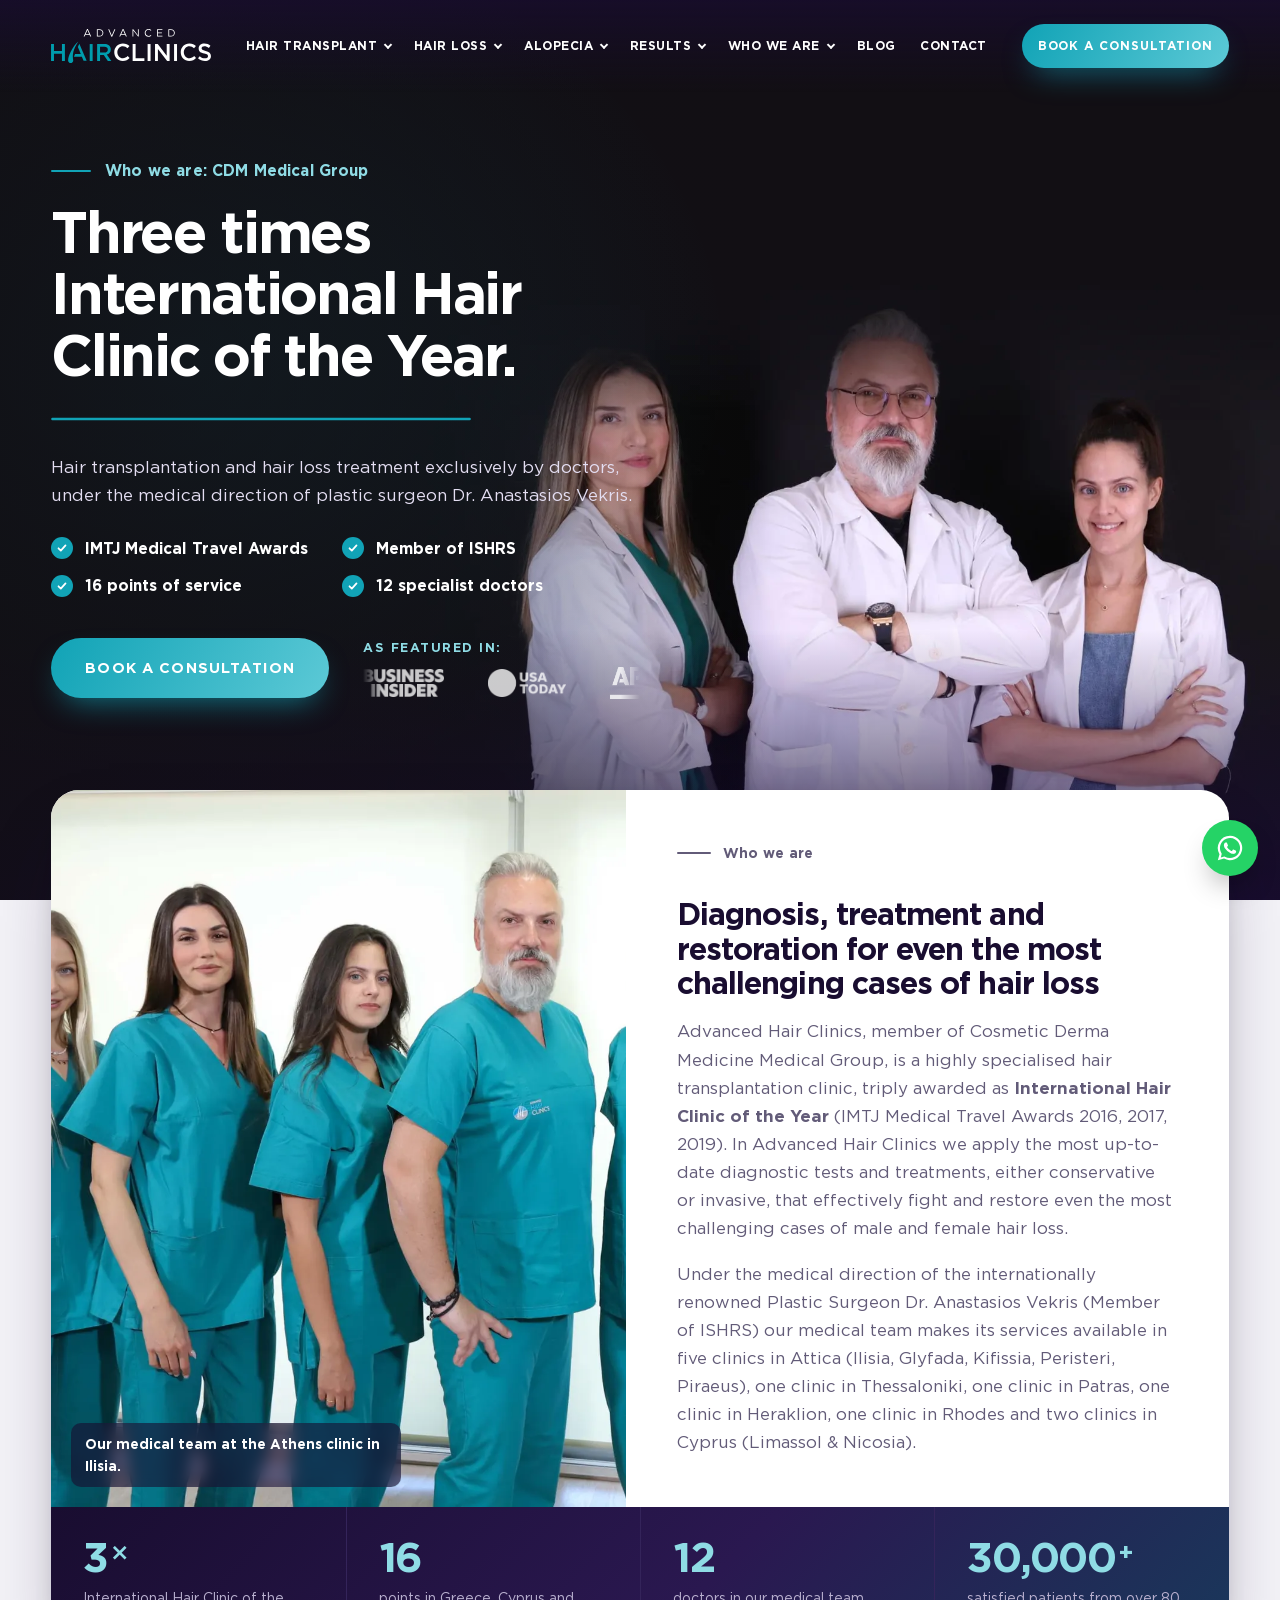
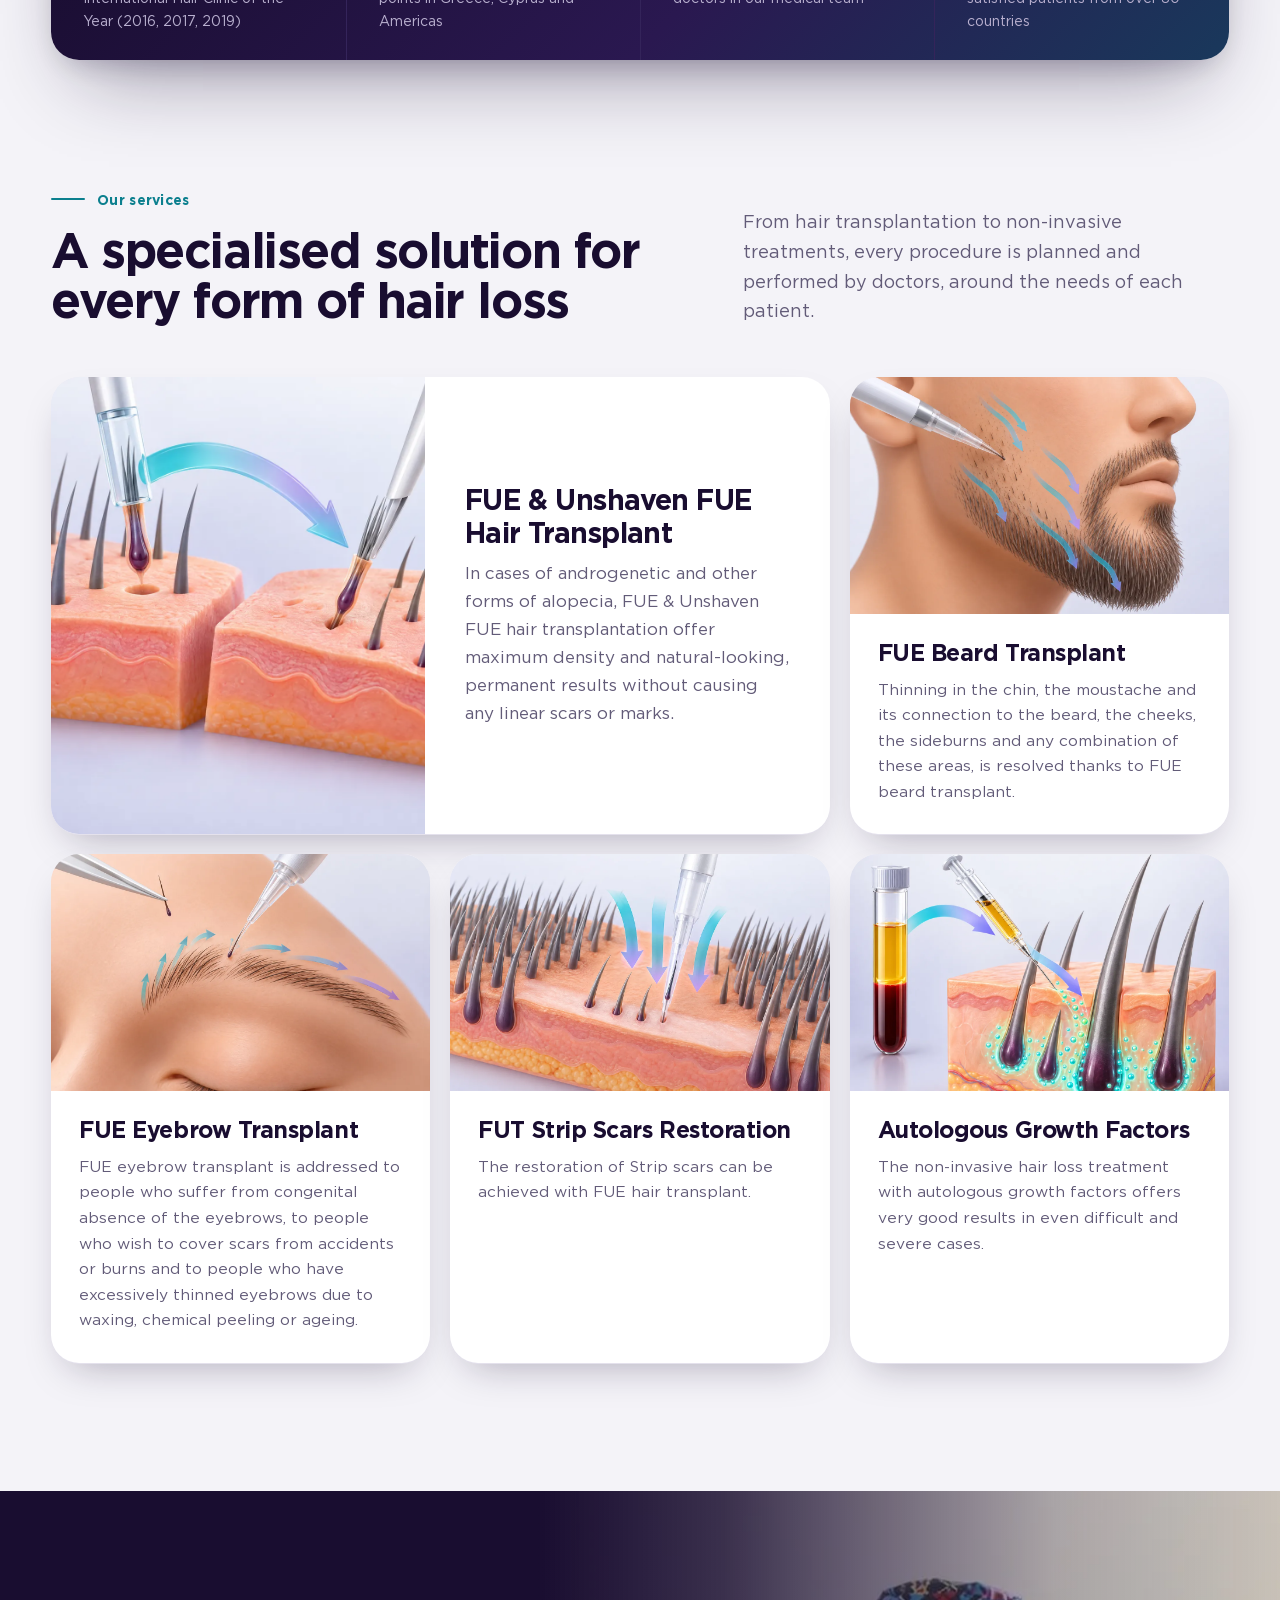
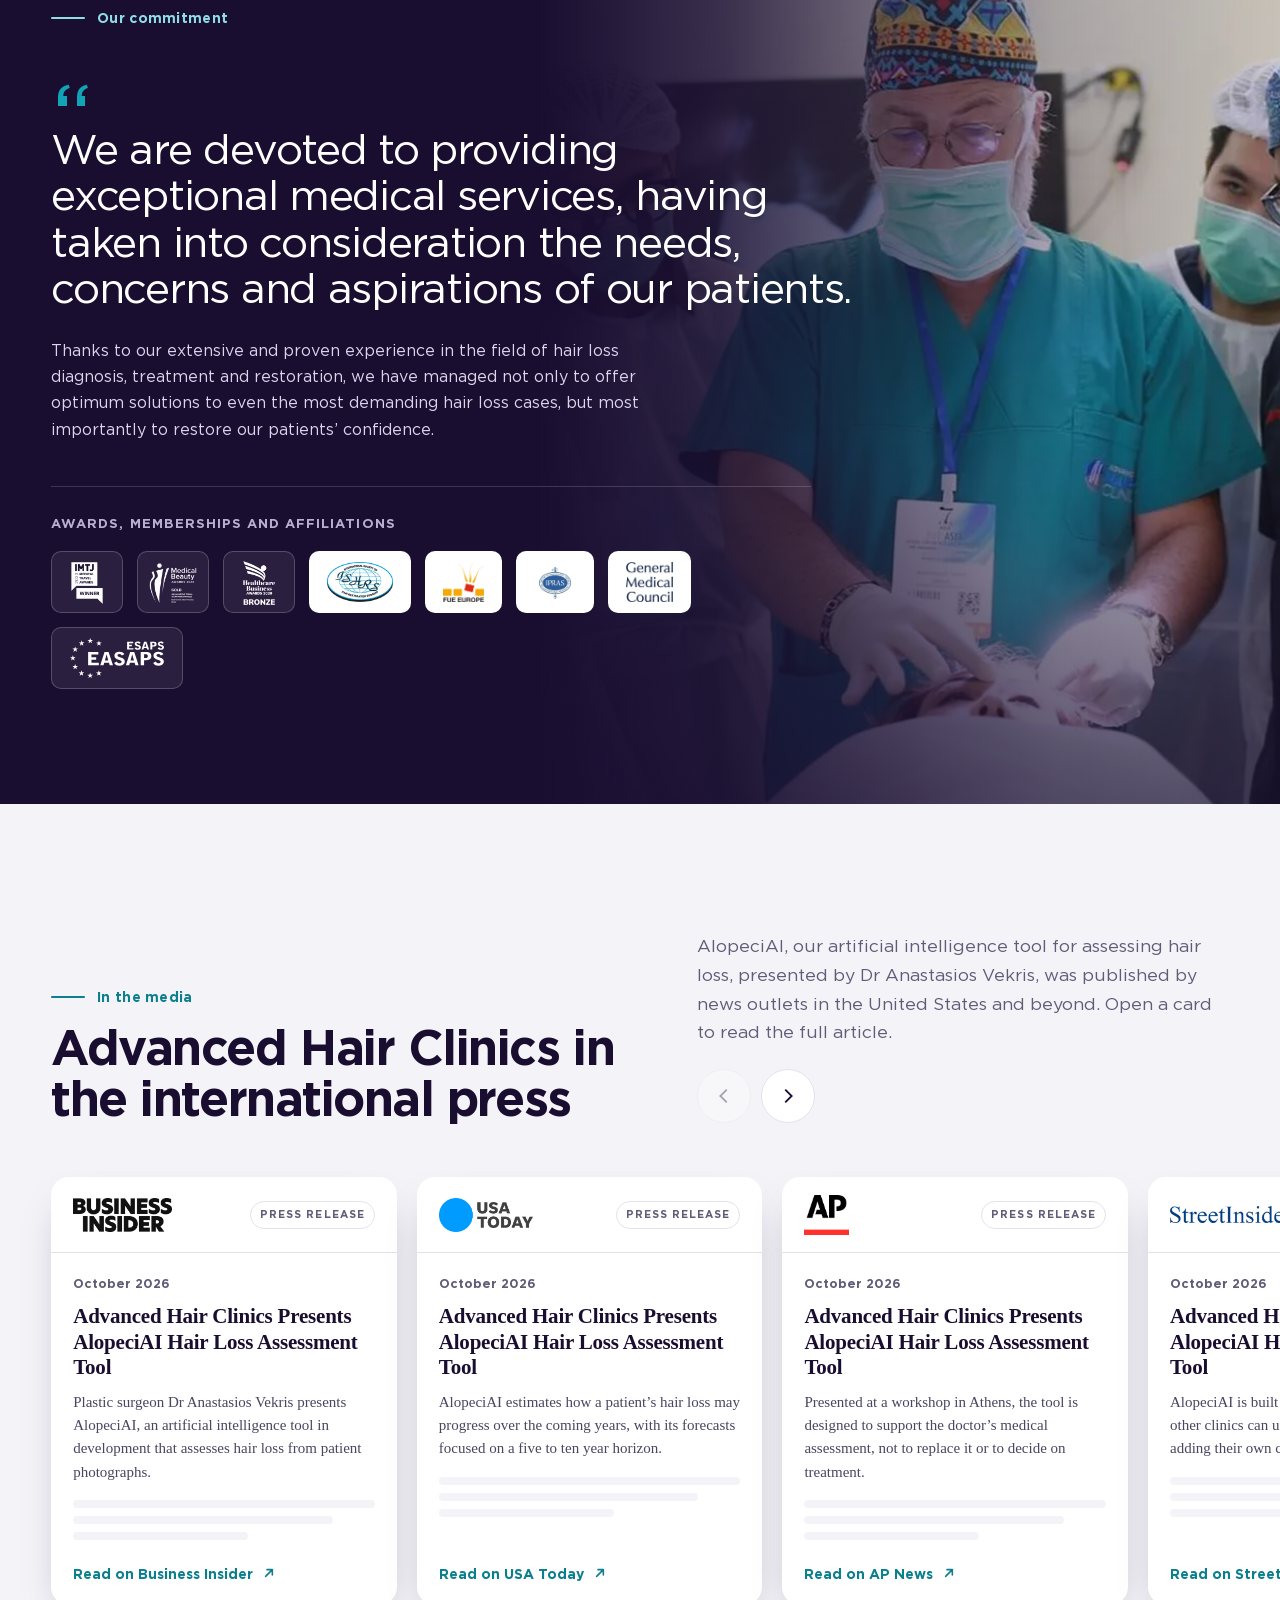
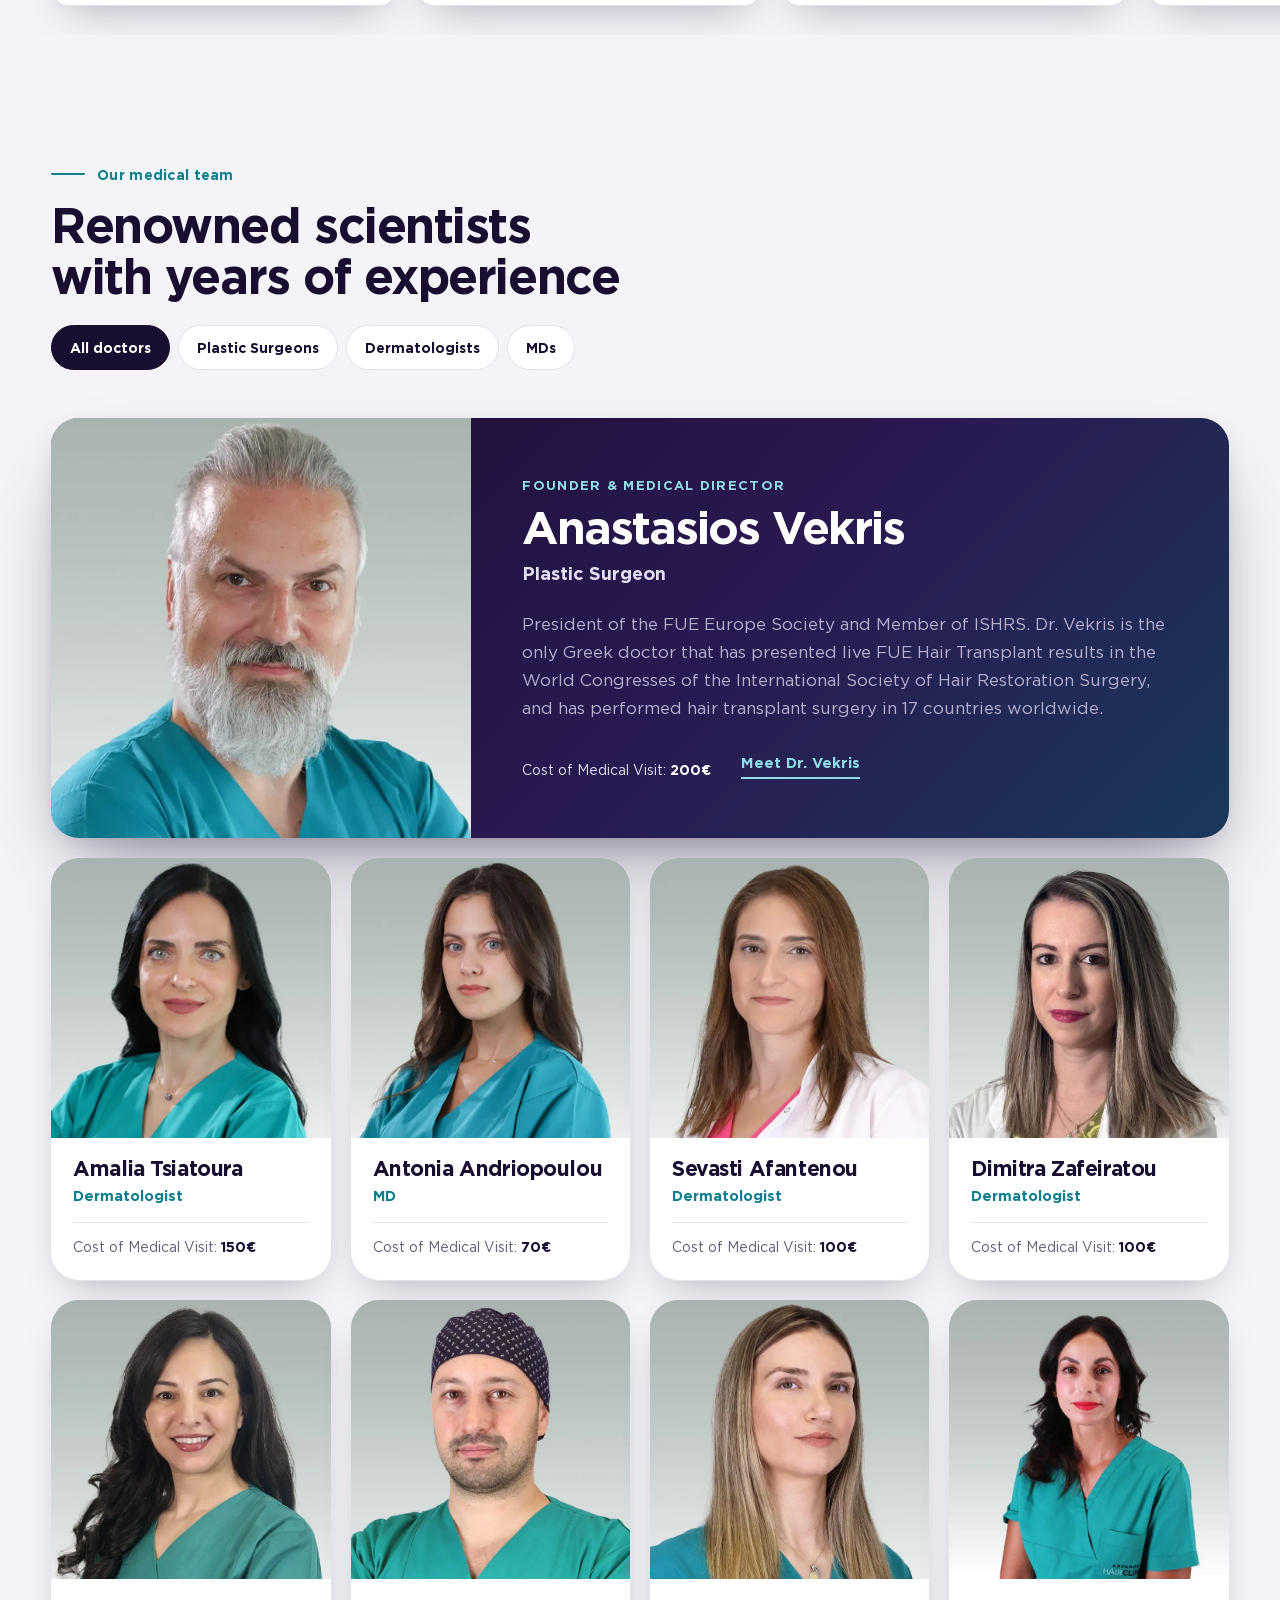
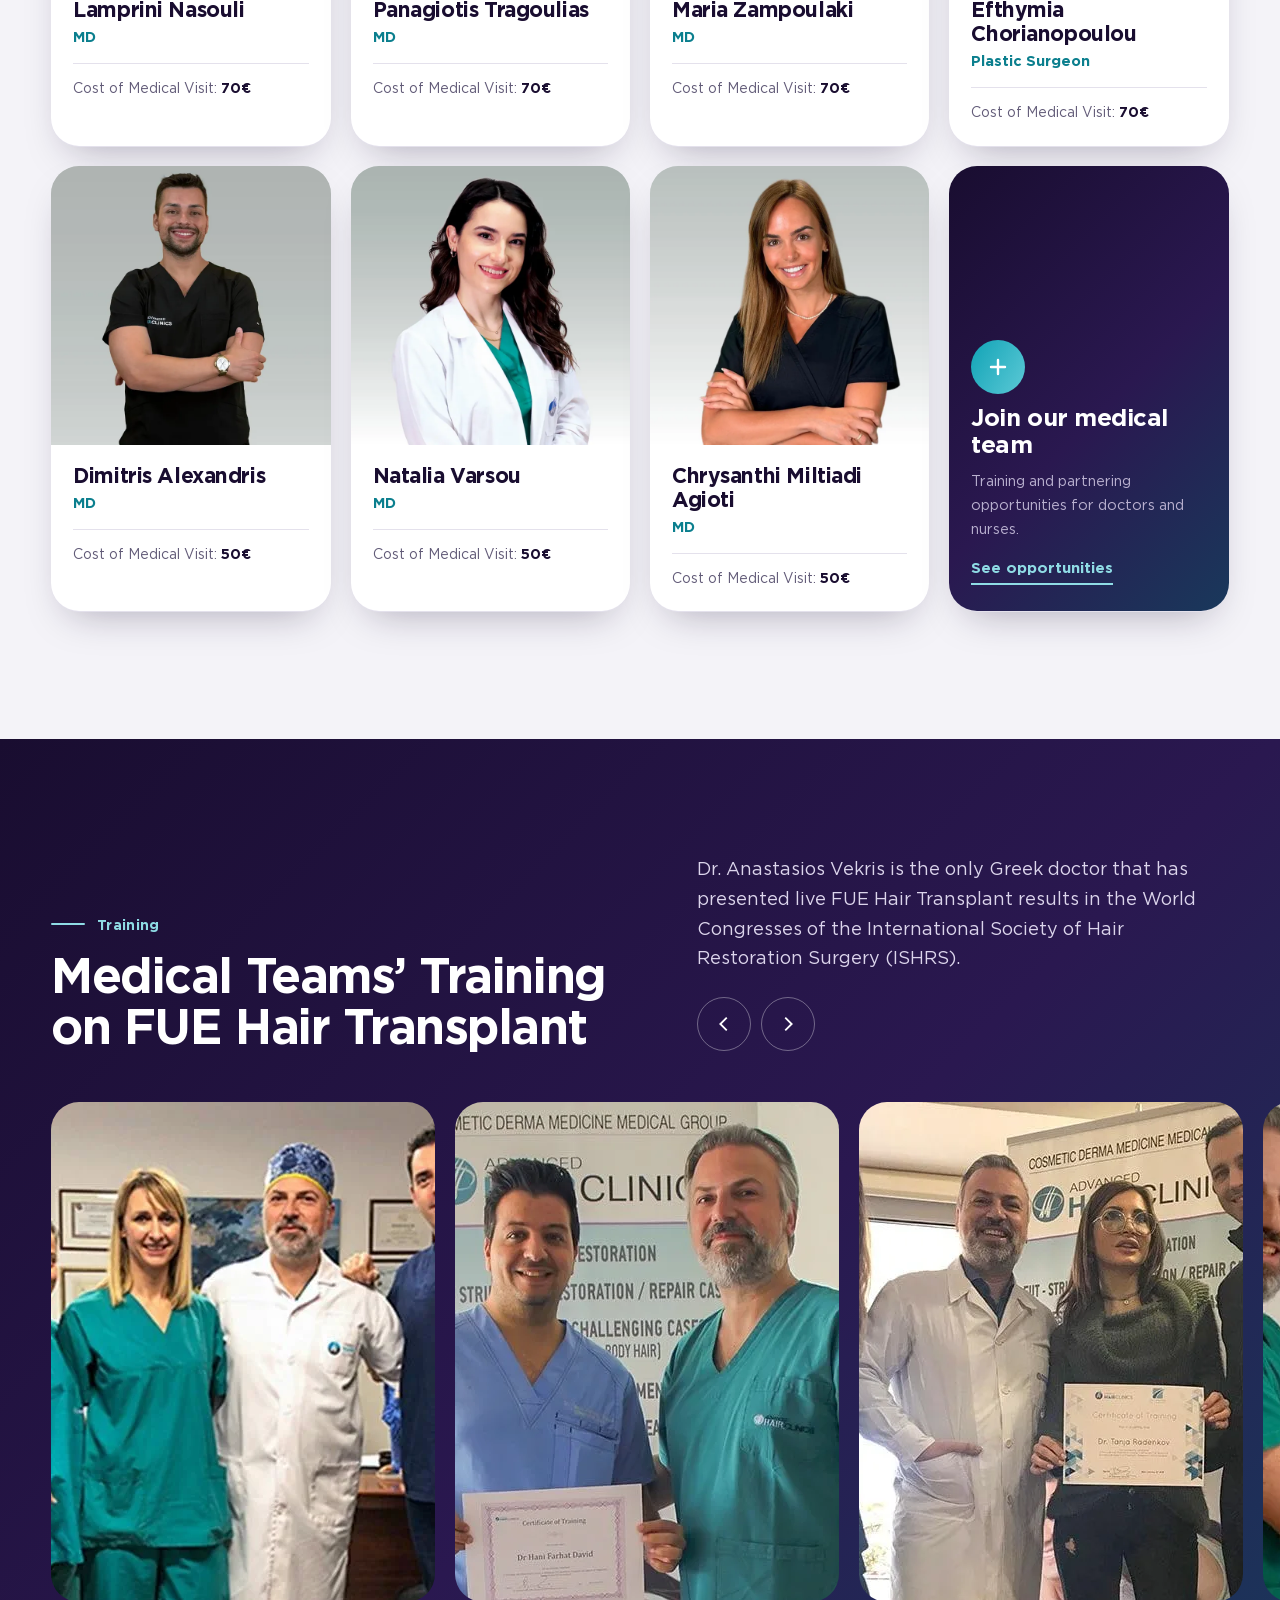
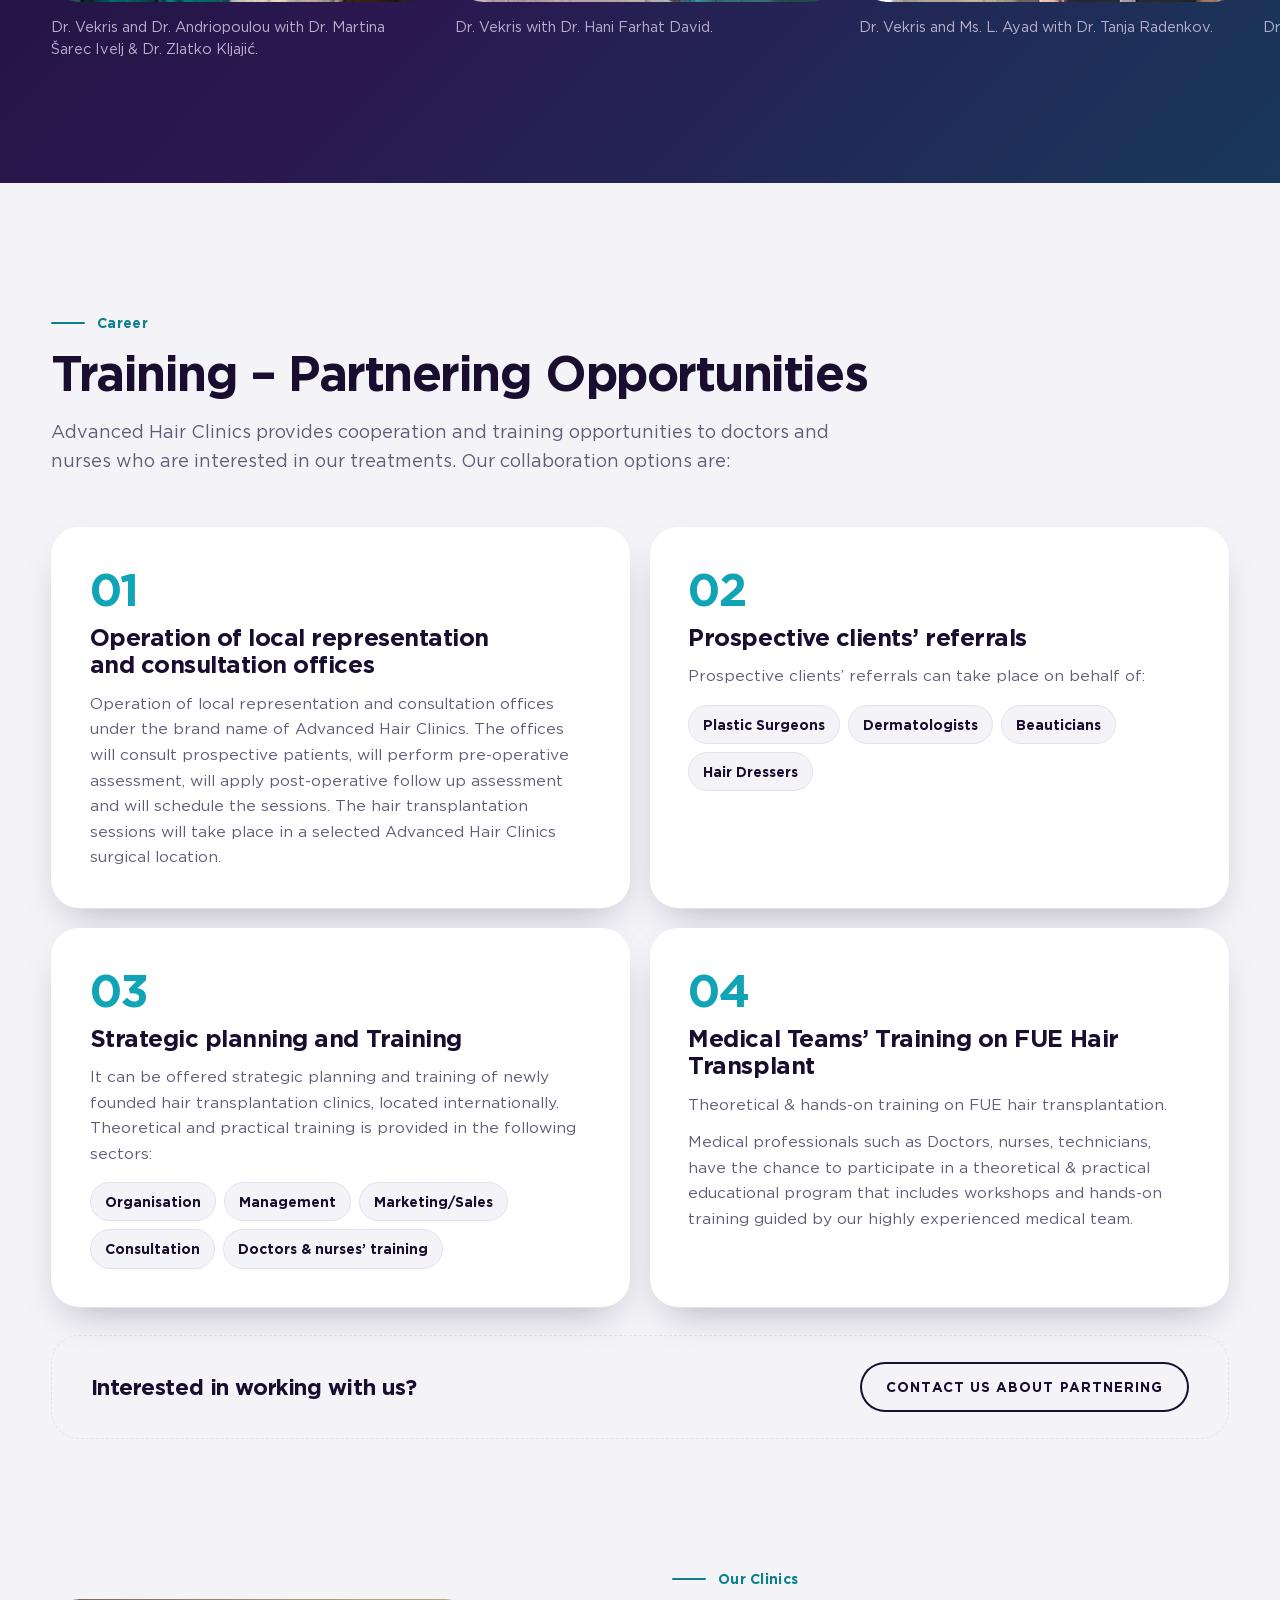
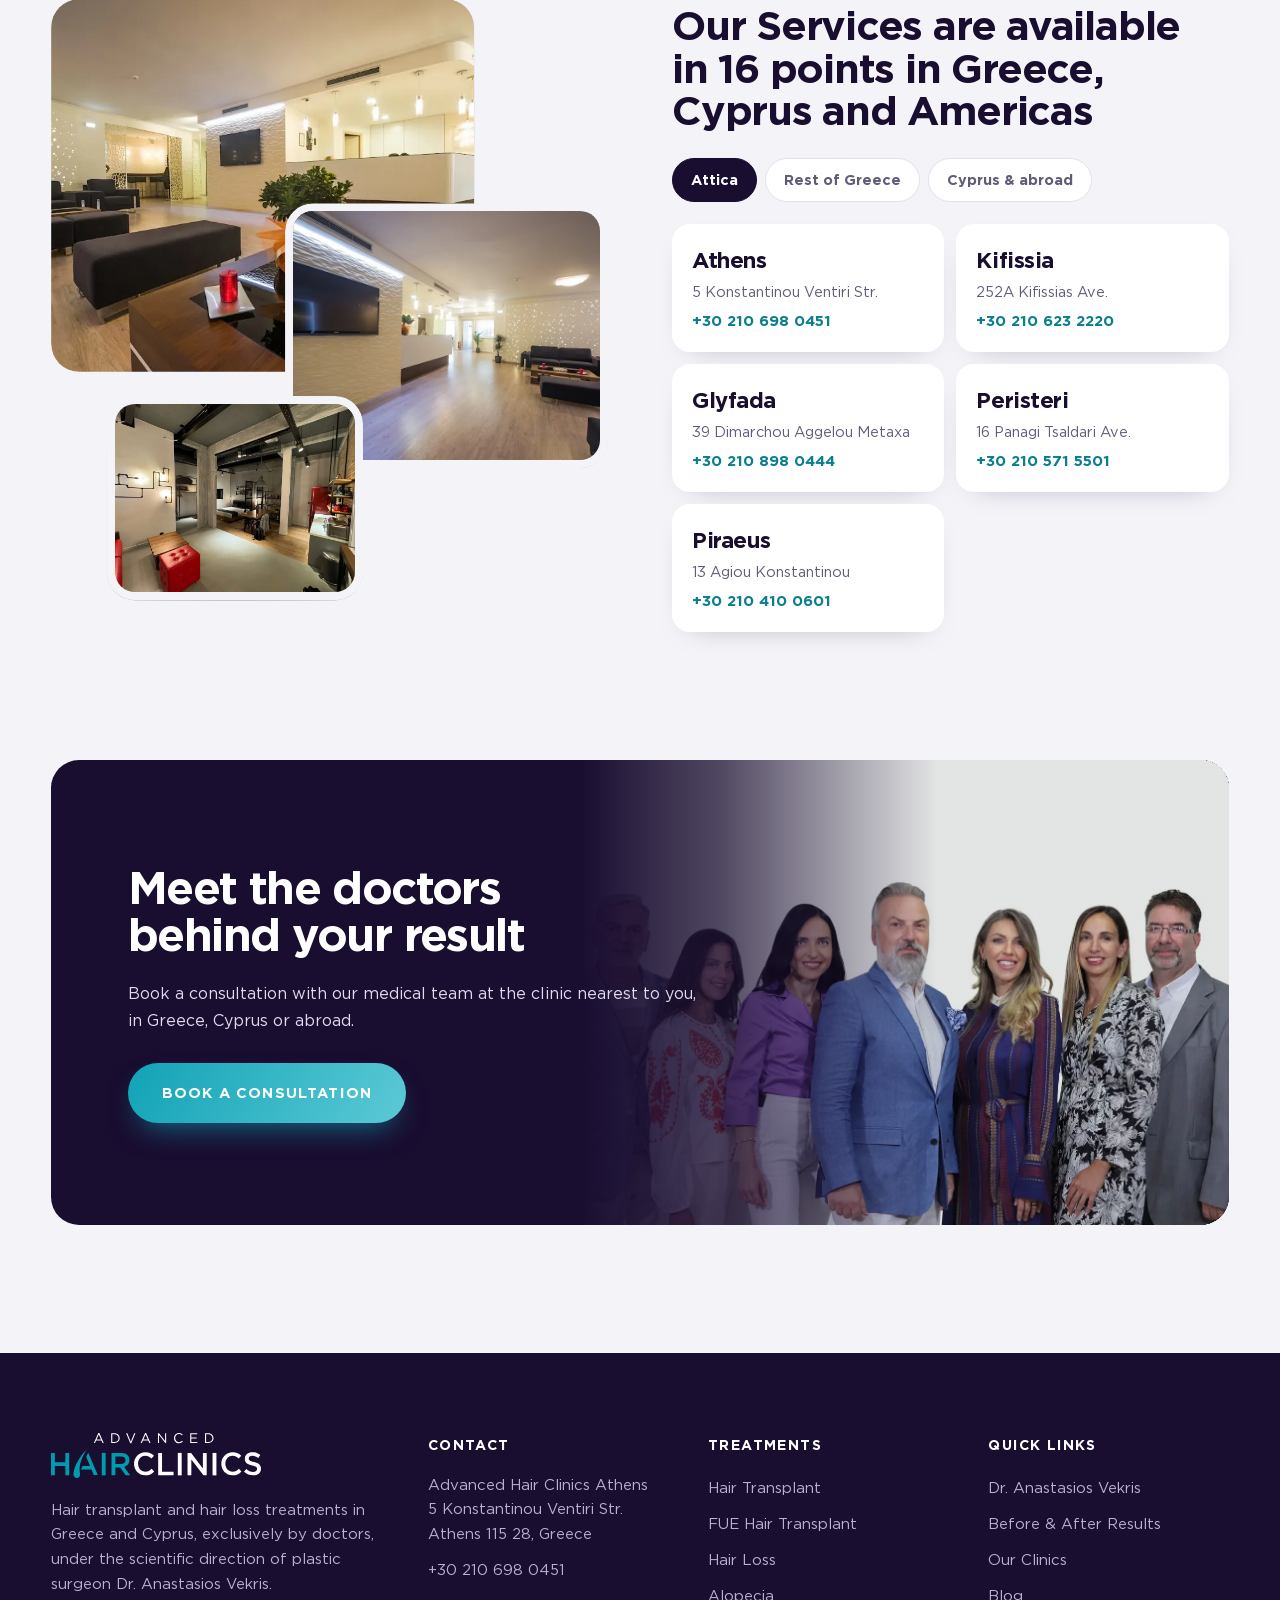
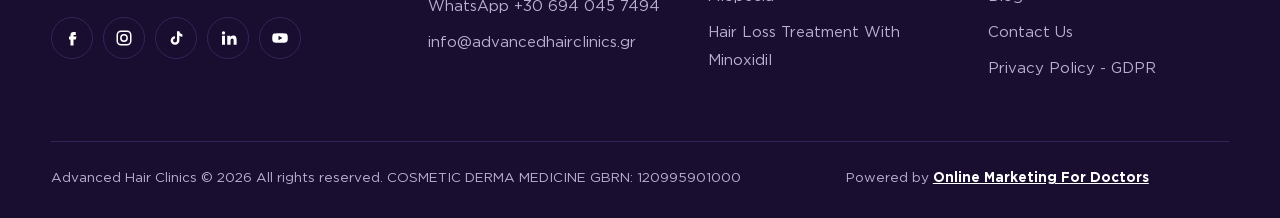
<file: who-we-are/index.html>
<!doctype html>
<html lang="en">
<head>
<meta charset="utf-8">
<meta name="viewport" content="width=device-width, initial-scale=1">
<meta name="robots" content="noindex, nofollow">
<title>About Advanced Hair Clinics | Hair Transplant Greece</title>
<meta name="description" content="International Hair Clinic of the Year 2016, 2017 &amp; 2019. Surgeon-led FUE hair restoration across Greece &amp; Cyprus, founded by Dr Anastasios Vekris.">
<meta name="theme-color" content="#190D30">
<link rel="icon" href="/assets/img/favicon.png">
<link rel="preload" href="/assets/fonts/ahc-regular.woff2" as="font" type="font/woff2" crossorigin>
<link rel="preload" href="/assets/fonts/ahc-bold.woff2" as="font" type="font/woff2" crossorigin>
<link rel="preload" as="image" href="/assets/img/about/hero.webp">
<link rel="stylesheet" href="/assets/css/style.css">
<link rel="stylesheet" href="/assets/css/about.css">
</head>
<body class="page-about">
<a class="skip" href="#main">Skip to main content</a>

<!-- ============ HEADER ============ -->
<header class="site-header" id="top">
  <div class="header-inner">
    <a class="brand" href="/" aria-label="Advanced Hair Clinics home">
      <img src="/assets/img/logo-light.svg" alt="Advanced Hair Clinics" width="190" height="40">
    </a>
    <button class="btn btn-teal header-book-mobile" type="button">Book a consultation</button>

    <nav class="main-nav" aria-label="Main">
      <ul>
        <li class="has-mega"><button type="button" class="mm-top" data-g="transplant" aria-expanded="false" aria-controls="mega">Hair Transplant</button></li>
        <li class="has-mega"><button type="button" class="mm-top" data-g="loss" aria-expanded="false" aria-controls="mega">Hair Loss</button></li>
        <li class="has-mega"><button type="button" class="mm-top" data-g="alopecia" aria-expanded="false" aria-controls="mega">Alopecia</button></li>
        <li class="has-mega"><button type="button" class="mm-top" data-g="results" aria-expanded="false" aria-controls="mega">Results</button></li>
        <li class="has-mega"><button type="button" class="mm-top" data-g="about" aria-expanded="false" aria-controls="mega">Who We Are</button></li>
        <li><a href="/blog/">Blog</a></li>
        <li><a href="/contact-us/">Contact</a></li>
      </ul>
    </nav>

    <div class="header-actions">
      <a class="header-phone" href="tel:+302106980451">
        <span class="header-phone-label">Call us now</span>
        <span class="header-phone-number">+30 210 698 0451</span>
      </a>
      <button class="btn btn-teal header-book" type="button">Book a consultation</button>
      <a class="icon-btn phone-icon" href="tel:+302106980451" aria-label="Call +30 210 698 0451">
        <svg viewBox="0 0 24 24" aria-hidden="true"><path d="M6.6 10.8a15.1 15.1 0 0 0 6.6 6.6l2.2-2.2a1 1 0 0 1 1-.25 11.4 11.4 0 0 0 3.6.57 1 1 0 0 1 1 1V20a1 1 0 0 1-1 1A17 17 0 0 1 3 4a1 1 0 0 1 1-1h3.5a1 1 0 0 1 1 1c0 1.25.2 2.45.57 3.57a1 1 0 0 1-.25 1z"/></svg>
      </a>
      <button class="icon-btn menu-toggle" type="button" aria-label="Open menu" aria-expanded="false" aria-controls="mobile-menu">
        <span></span><span></span><span></span>
      </button>
    </div>
  </div>
  <div class="mega" id="mega" hidden>
    <div class="mega-inner">
      <div class="mega-col">
        <div class="mm-group" data-g="about">
          <p class="mm-h"><a href="/who-we-are/">Who We Are</a></p>
          <ul><li><a href="/who-we-are/">Who We Are</a></li><li><a href="/doctors/">Our Doctors</a></li><li><a href="/hair-transplant-clinics/">Our Clinics</a></li><li><a href="/consultants-hair-transplant-hair-loss/">Consultants</a></li></ul>
        </div>
        <div class="mm-group mm-solo">
          <p class="mm-h"><a href="/blog/">Blog - Articles</a></p>
          <p class="mm-h"><a href="/contact-us/">Contact Us</a></p>
        </div>
      </div>
      <div class="mega-col">
        <div class="mm-group" data-g="loss">
          <p class="mm-h"><a href="/hair-loss/">Hair Loss</a></p>
          <ul><li><a href="/hair-loss/">Hair Loss</a></li><li><span class="mm-off" aria-disabled="true" title="Coming soon">Male Hair Loss</span></li><li><span class="mm-off" aria-disabled="true" title="Coming soon">Female Hair Loss</span></li><li><span class="mm-off" aria-disabled="true" title="Coming soon">Tricopat Hair Loss Treatment</span></li><li><span class="mm-off" aria-disabled="true" title="Coming soon">Hair Loss Treatment With Autologous Growth Factors</span></li><li><span class="mm-off" aria-disabled="true" title="Coming soon">Hair Loss Treatment With Minoxidil</span></li><li><span class="mm-off" aria-disabled="true" title="Coming soon">Scalp Micropigmentation</span></li></ul>
        </div>
        <div class="mm-group" data-g="alopecia">
          <p class="mm-h"><a href="/alopecia/">Alopecia</a></p>
          <ul><li><a href="/alopecia/">Alopecia</a></li><li><span class="mm-off" aria-disabled="true" title="Coming soon">Androgenetic Alopecia</span></li><li><span class="mm-off" aria-disabled="true" title="Coming soon">Alopecia Areata</span></li><li><span class="mm-off" aria-disabled="true" title="Coming soon">Diffuse Alopecia</span></li><li><span class="mm-off" aria-disabled="true" title="Coming soon">Cicatricial Alopecia</span></li><li><span class="mm-off" aria-disabled="true" title="Coming soon">Hair Loss DNA Test</span></li></ul>
        </div>
      </div>
      <div class="mega-col">
        <div class="mm-group" data-g="transplant">
          <p class="mm-h"><a href="/hair-transplant/">Hair Transplant</a></p>
          <ul><li><a href="/hair-transplant/">Hair Transplant</a></li><li><a href="/fue-hair-transplant/">FUE Hair Transplant</a></li><li><a href="/vip-hair-transplant/">VIP Hair Transplant by Dr Vekris</a></li><li><span class="mm-off" aria-disabled="true" title="Coming soon">FUE Beard Transplant</span></li><li><span class="mm-off" aria-disabled="true" title="Coming soon">FUE Eyebrow Transplant</span></li><li><span class="mm-off" aria-disabled="true" title="Coming soon">Leukotrichia</span></li><li><span class="mm-off" aria-disabled="true" title="Coming soon">FUT Strip Hair Transplant</span></li><li><span class="mm-off" aria-disabled="true" title="Coming soon">FUT Strip Scars Restoration</span></li><li><span class="mm-off" aria-disabled="true" title="Coming soon">Unshaven FUE Hair Transplant</span></li><li><span class="mm-off" aria-disabled="true" title="Coming soon">Hair Transplant in Women</span></li><li><span class="mm-off" aria-disabled="true" title="Coming soon">Hair Transplant Timeline Month by Month</span></li></ul>
        </div>
        <div class="mm-group" data-g="results">
          <p class="mm-h"><a href="/before-after-results/">Before-After Results</a></p>
          <ul><li><a href="/before-after-results/#fue-hair-transplant">Hair Transplant Results</a></li><li><a href="/before-after-results/#eyebrow-transplant">Eyebrow Transplant Results</a></li><li><a href="/before-after-results/#beard-transplant">Beard Transplant Results</a></li><li><a href="/before-after-results/#unshaven-fue-hair-transplant">Unshaven Hair Transplant Results</a></li><li><a href="/before-after-results/#autologous-hair-mesotherapy">Autologous Hair Mesotherapy Results</a></li><li><a href="/before-after-results/#scalp-micropigmentation">Scalp Micropigmentation Results</a></li></ul>
        </div>
      </div>
      <div class="mega-cards">
        <a class="mega-card" href="/plastic-surgeon-dr-anastasios-vekris/">
          <img src="/assets/img/about/doctors/anastasios-vekris.webp" alt="" width="720" height="720" loading="lazy">
          <span class="mc-k">Scientific Director</span>
          <span class="mc-t">Dr. Anastasios Vekris</span>
          <span class="mc-p">Plastic surgeon and President of the FUE Europe Society.</span>
          <span class="text-link light">Meet Dr. Vekris</span>
        </a>
        <a class="mega-card mega-card-vip" href="/vip-hair-transplant/">
          <img src="/assets/img/gen/surgery-card.webp" alt="" width="600" height="737" loading="lazy">
          <span class="mc-k">Vekris Signature</span>
          <span class="mc-t">VIP Hair Transplant</span>
          <span class="mc-p">Performed by Dr. Vekris himself, in complete confidence.</span>
          <span class="text-link light">Discover VIP</span>
        </a>
      </div>
    </div>
  </div>
</header>

<!-- Mobile menu -->
<div class="mobile-menu" id="mobile-menu" hidden>
  <nav aria-label="Mobile">
    <details>
      <summary>Who We Are</summary>
      <a href="/who-we-are/">Who We Are</a><a href="/doctors/">Our Doctors</a><a href="/hair-transplant-clinics/">Our Clinics</a><a href="/consultants-hair-transplant-hair-loss/">Consultants</a>
    </details>
    <details>
      <summary>Hair Transplant</summary>
      <a href="/hair-transplant/">Hair Transplant</a><a href="/fue-hair-transplant/">FUE Hair Transplant</a><a href="/vip-hair-transplant/">VIP Hair Transplant by Dr Vekris</a><span class="mm-off" aria-disabled="true" title="Coming soon">FUE Beard Transplant</span><span class="mm-off" aria-disabled="true" title="Coming soon">FUE Eyebrow Transplant</span><span class="mm-off" aria-disabled="true" title="Coming soon">Leukotrichia</span><span class="mm-off" aria-disabled="true" title="Coming soon">FUT Strip Hair Transplant</span><span class="mm-off" aria-disabled="true" title="Coming soon">FUT Strip Scars Restoration</span><span class="mm-off" aria-disabled="true" title="Coming soon">Unshaven FUE Hair Transplant</span><span class="mm-off" aria-disabled="true" title="Coming soon">Hair Transplant in Women</span><span class="mm-off" aria-disabled="true" title="Coming soon">Hair Transplant Timeline Month by Month</span>
    </details>
    <details>
      <summary>Hair Loss</summary>
      <a href="/hair-loss/">Hair Loss</a><span class="mm-off" aria-disabled="true" title="Coming soon">Male Hair Loss</span><span class="mm-off" aria-disabled="true" title="Coming soon">Female Hair Loss</span><span class="mm-off" aria-disabled="true" title="Coming soon">Tricopat Hair Loss Treatment</span><span class="mm-off" aria-disabled="true" title="Coming soon">Hair Loss Treatment With Autologous Growth Factors</span><span class="mm-off" aria-disabled="true" title="Coming soon">Hair Loss Treatment With Minoxidil</span><span class="mm-off" aria-disabled="true" title="Coming soon">Scalp Micropigmentation</span>
    </details>
    <details>
      <summary>Alopecia</summary>
      <a href="/alopecia/">Alopecia</a><span class="mm-off" aria-disabled="true" title="Coming soon">Androgenetic Alopecia</span><span class="mm-off" aria-disabled="true" title="Coming soon">Alopecia Areata</span><span class="mm-off" aria-disabled="true" title="Coming soon">Diffuse Alopecia</span><span class="mm-off" aria-disabled="true" title="Coming soon">Cicatricial Alopecia</span><span class="mm-off" aria-disabled="true" title="Coming soon">Hair Loss DNA Test</span>
    </details>
    <details>
      <summary>Before-After Results</summary>
      <a href="/before-after-results/#fue-hair-transplant">Hair Transplant Results</a><a href="/before-after-results/#eyebrow-transplant">Eyebrow Transplant Results</a><a href="/before-after-results/#beard-transplant">Beard Transplant Results</a><a href="/before-after-results/#unshaven-fue-hair-transplant">Unshaven Hair Transplant Results</a><a href="/before-after-results/#autologous-hair-mesotherapy">Autologous Hair Mesotherapy Results</a><a href="/before-after-results/#scalp-micropigmentation">Scalp Micropigmentation Results</a>
    </details>
    <a href="/plastic-surgeon-dr-anastasios-vekris/">Dr Vekris</a>
    <a href="/blog/">Blog</a>
    <a href="/contact-us/">Contact</a>
  </nav>
  <div class="mobile-menu-foot">
    <a class="header-phone" href="tel:+302106980451">
      <span class="header-phone-label">Call us now</span>
      <span class="header-phone-number">+30 210 698 0451</span>
    </a>
    <button class="btn btn-teal" type="button">Book a consultation</button>
  </div>
</div>

<main id="main">

<!-- ============ HERO ============ -->
<section class="hero hero-about" aria-label="Introduction">
  <img class="hero-img" src="/assets/img/about/hero.webp" alt="Dr. Anastasios Vekris with doctors of the Advanced Hair Clinics medical team" width="2560" height="1440" fetchpriority="high">
  <div class="hero-shade" aria-hidden="true"></div>

  <div class="hero-content">
    <h1 class="hero-eyebrow">Who we are: CDM Medical Group</h1>
    <p class="hero-title">
      <span class="line"><span>Three times</span></span>
      <span class="line"><span>International Hair</span></span>
      <span class="line"><span>Clinic of the Year.</span></span>
    </p>
    <svg class="hairline hero-hairline" viewBox="0 0 600 4" preserveAspectRatio="none" aria-hidden="true">
      <path d="M2 2 H598"/>
    </svg>
    <p class="hero-sub">Hair transplantation and hair loss treatment exclusively by doctors, under the medical direction of plastic surgeon Dr. Anastasios Vekris.</p>
    <ul class="hero-points">
      <li>IMTJ Medical Travel Awards</li>
      <li>Member of ISHRS</li>
      <li>16 points of service</li>
      <li>12 specialist doctors</li>
    </ul>
    <div class="hero-cta">
      <button class="btn btn-teal btn-lg" type="button">Book a consultation</button>
      <div class="hero-press">
        <p class="hp-k">As featured in:</p>
        <div class="hp-viewport">
        <ul class="hero-press-list" aria-label="As featured in">
          <li class="hp-business-insider"><a href="https://markets.businessinsider.com/news/stocks/advanced-hair-clinics-presents-alopeciai-hair-loss-assessment-tool-1036665219" target="_blank" rel="noopener"><img src="/assets/img/press/business-insider.webp" alt="Business Insider" width="348" height="120"></a></li>
          <li class="hp-usa-today"><a href="https://www.usatoday.com/press-release/story/52659/advanced-hair-clinics-presents-alopeciai-hair-loss-assessment-tool" target="_blank" rel="noopener"><img src="/assets/img/press/usa-today.webp" alt="USA Today" width="333" height="120"></a></li>
          <li class="hp-ap-news"><a href="https://apnews.com/press-release/marketersmedia/press-release-e6e11d0cc15daa1fe231c60dc971aa9e" target="_blank" rel="noopener"><img src="/assets/img/press/ap-news.webp" alt="AP News" width="135" height="120"></a></li>
          <li class="hp-streetinsider"><a href="https://www.streetinsider.com/The+Financial+Capital/Advanced+Hair+Clinics+Presents+AlopeciAI+Hair+Loss+Assessment+Tool/27231861.html" target="_blank" rel="noopener"><img src="/assets/img/press/streetinsider.webp" alt="StreetInsider" width="278" height="28"></a></li>
          <li class="hp-washington-city-paper"><a href="https://pr.washingtoncitypaper.com/article/Advanced-Hair-Clinics-Presents-AlopeciAI-Hair-Loss-Assessment-Tool/6adf4061df578d00025b1e42" target="_blank" rel="noopener"><img src="/assets/img/press/washington-city-paper.webp" alt="Washington City Paper" width="408" height="120"></a></li>
          <li class="hp-newsbreak"><a href="https://www.newsbreak.com/dmr-news-321522575/4967552618897-advanced-hair-clinics-presents-alopeciai-hair-loss-assessment-tool" target="_blank" rel="noopener"><img src="/assets/img/press/newsbreak.webp" alt="NewsBreak" width="761" height="120"></a></li>
          <li class="hp-times-of-san-diego"><a href="https://pr.timesofsandiego.com/article/Advanced-Hair-Clinics-Presents-AlopeciAI-Hair-Loss-Assessment-Tool/6adf4061df578d00025b1e42" target="_blank" rel="noopener"><img src="/assets/img/press/times-of-san-diego.webp" alt="Times of San Diego" width="282" height="120"></a></li>
        </ul>
        </div>
    </div>
  </div>

</section>

<!-- ============ CDM MEDICAL GROUP (overlapping card) ============ -->
<section class="authority about-intro" aria-labelledby="intro-title">
  <div class="authority-card">
    <figure class="authority-media">
      <img src="/assets/img/about/team-scrubs.webp" alt="Doctors of Advanced Hair Clinics with Dr. Anastasios Vekris at the Athens clinic" loading="lazy" width="1600" height="1199">
      <figcaption>Our medical team at the Athens clinic in Ilisia.</figcaption>
    </figure>
    <div class="authority-text">
      <p class="kicker">Who we are</p>
      <h2 id="intro-title" class="h2">Diagnosis, treatment and restoration for even the most challenging cases of hair loss</h2>
      <p>Advanced Hair Clinics, member of Cosmetic Derma Medicine Medical Group, is a highly specialised hair transplantation clinic, triply awarded as <strong>International Hair Clinic of the Year</strong> (IMTJ Medical Travel Awards 2016, 2017, 2019). In Advanced Hair Clinics we apply the most up-to-date diagnostic tests and treatments, either conservative or invasive, that effectively fight and restore even the most challenging cases of male and female hair loss.</p>
      <p>Under the medical direction of the internationally renowned Plastic Surgeon Dr. Anastasios Vekris (Member of ISHRS) our medical team makes its services available in five clinics in Attica (Ilisia, Glyfada, Kifissia, Peristeri, Piraeus), one clinic in Thessaloniki, one clinic in Patras, one clinic in Heraklion, one clinic in Rhodes and two clinics in Cyprus (Limassol &amp; Nicosia).</p>
    </div>
    <dl class="authority-stats">
      <div><dt><span data-count="3">3</span><small>×</small></dt><dd>International Hair Clinic of the Year (2016, 2017, 2019)</dd></div>
      <div><dt><span data-count="16">16</span></dt><dd>points in Greece, Cyprus and Americas</dd></div>
      <div><dt><span data-count="12">12</span></dt><dd>doctors in our medical team</dd></div>
      <div><dt><span data-count="30000">30,000</span><small>+</small></dt><dd>satisfied patients from over 80 countries</dd></div>
    </dl>
  </div>
</section>

<!-- ============ OUR SERVICES ============ -->
<section class="about-services" aria-labelledby="svc-title">
  <div class="as-head">
    <div>
      <p class="kicker">Our services</p>
      <h2 id="svc-title" class="h2">A specialised solution for every form of hair loss</h2>
    </div>
    <p class="as-lead">From hair transplantation to non-invasive treatments, every procedure is planned and performed by doctors, around the needs of each patient.</p>
  </div>
  <ul class="as-grid">
    <li class="as-card as-wide">
      <div class="as-img"><img src="/assets/img/gen/svc-fue.webp" alt="Illustration of an FUE graft moved from the donor to the recipient area" loading="lazy" width="1300" height="1074"></div>
      <div class="as-body">
        <h3>FUE &amp; Unshaven FUE Hair Transplant</h3>
        <p>In cases of androgenetic and other forms of alopecia, FUE &amp; Unshaven FUE hair transplantation offer maximum density and natural-looking, permanent results without causing any linear scars or marks.</p>
      </div>
    </li>
    <li class="as-card">
      <div class="as-img"><img src="/assets/img/gen/svc-beard.webp" alt="Illustration of an FUE beard transplant along the cheek" loading="lazy" width="1300" height="1074"></div>
      <div class="as-body">
        <h3>FUE Beard Transplant</h3>
        <p>Thinning in the chin, the moustache and its connection to the beard, the cheeks, the sideburns and any combination of these areas, is resolved thanks to FUE beard transplant.</p>
      </div>
    </li>
    <li class="as-card">
      <div class="as-img"><img src="/assets/img/gen/svc-eyebrow.webp" alt="Illustration of single hairs implanted along the eyebrow" loading="lazy" width="1300" height="1074"></div>
      <div class="as-body">
        <h3>FUE Eyebrow Transplant</h3>
        <p>FUE eyebrow transplant is addressed to people who suffer from congenital absence of the eyebrows, to people who wish to cover scars from accidents or burns and to people who have excessively thinned eyebrows due to waxing, chemical peeling or ageing.</p>
      </div>
    </li>
    <li class="as-card">
      <div class="as-img"><img src="/assets/img/gen/svc-scar.webp" alt="Illustration of FUE grafts implanted into a strip scar" loading="lazy" width="1300" height="1074"></div>
      <div class="as-body">
        <h3>FUT Strip Scars Restoration</h3>
        <p>The restoration of Strip scars can be achieved with FUE hair transplant.</p>
      </div>
    </li>
    <li class="as-card">
      <div class="as-img"><img src="/assets/img/gen/svc-growth.webp" alt="Illustration of autologous growth factors injected into the scalp" loading="lazy" width="1300" height="1074"></div>
      <div class="as-body">
        <h3>Autologous Growth Factors</h3>
        <p>The non-invasive hair loss treatment with autologous growth factors offers very good results in even difficult and severe cases.</p>
      </div>
    </li>
  </ul>
</section>

<!-- ============ COMMITMENT ============ -->
<section class="about-promise" aria-labelledby="promise-title">
  <div class="ap-media" aria-hidden="true"><img src="/assets/img/about/surgery-team.webp" alt="" loading="lazy" width="1600" height="900"></div>
  <div class="ap-inner">
    <p class="kicker light">Our commitment</p>
    <h2 id="promise-title" class="ap-quote">We are devoted to providing exceptional medical services, having taken into consideration the needs, concerns and aspirations of our patients.</h2>
    <p class="ap-text">Thanks to our extensive and proven experience in the field of hair loss diagnosis, treatment and restoration, we have managed not only to offer optimum solutions to even the most demanding hair loss cases, but most importantly to restore our patients’ confidence.</p>
    <div class="ap-assoc">
      <p>Awards, memberships and affiliations</p>
      <ul>
        <li class="light award"><img src="/assets/img/awards/imtj-2020.webp" alt="IMTJ Medical Travel Awards winner" loading="lazy"></li>
        <li class="light award"><img src="/assets/img/awards/medical-beauty-2024.webp" alt="Medical Beauty Awards 2024 Gold, Best Hair Clinic Chain" loading="lazy"></li>
        <li class="light award"><img src="/assets/img/awards/healthcare-business-2020.webp" alt="Healthcare Business Awards 2020 Bronze" loading="lazy"></li>
        <li><img src="/assets/img/assoc/ishrs.webp" alt="ISHRS" loading="lazy"></li>
        <li><img src="/assets/img/assoc/fue-europe.webp" alt="FUE Europe" loading="lazy"></li>
        <li><img src="/assets/img/assoc/ipras.webp" alt="IPRAS" loading="lazy"></li>
        <li><img src="/assets/img/assoc/gmc.webp" alt="General Medical Council" loading="lazy"></li>
        <li class="light"><img src="/assets/img/assoc/easaps.svg" alt="EASAPS" loading="lazy"></li>
      </ul>
    </div>
  </div>
</section>

<!-- ============ IN THE MEDIA ============ -->
<section class="press-sec" id="media" aria-labelledby="press-title">
  <div class="press-head">
    <div>
      <p class="kicker">In the media</p>
      <h2 id="press-title" class="h2">Advanced Hair Clinics in the international press</h2>
    </div>
    <div class="press-intro">
      <p>AlopeciAI, our artificial intelligence tool for assessing hair loss, presented by Dr Anastasios Vekris, was published by news outlets in the United States and beyond. Open a card to read the full article.</p>
      <div class="press-nav">
        <button class="round-btn" type="button" data-dir="-1" aria-label="Previous article" aria-controls="press-track"><svg viewBox="0 0 24 24" aria-hidden="true"><path d="M15 5l-7 7 7 7"/></svg></button>
        <button class="round-btn" type="button" data-dir="1" aria-label="Next article" aria-controls="press-track"><svg viewBox="0 0 24 24" aria-hidden="true"><path d="M9 5l7 7-7 7"/></svg></button>
      </div>
    </div>
  </div>
  <ul class="press-track" id="press-track">
    <li class="mc mc-business-insider">
      <a class="mc-link" href="https://markets.businessinsider.com/news/stocks/advanced-hair-clinics-presents-alopeciai-hair-loss-assessment-tool-1036665219" target="_blank" rel="noopener" aria-label="Business Insider: Advanced Hair Clinics Presents AlopeciAI Hair Loss Assessment Tool (opens in a new tab)">
        <span class="mc-mast"><img src="/assets/img/press/color/business-insider.webp" alt="Business Insider" width="348" height="120" loading="lazy"><span class="mc-tag">Press release</span></span>
        <span class="mc-body">
          <span class="mc-date">October 2026</span>
          <span class="mc-h">Advanced Hair Clinics Presents AlopeciAI Hair Loss Assessment Tool</span>
          <span class="mc-p">Plastic surgeon Dr Anastasios Vekris presents AlopeciAI, an artificial intelligence tool in development that assesses hair loss from patient photographs.</span>
          <span class="mc-lines" aria-hidden="true"><i></i><i></i><i></i></span>
        </span>
        <span class="mc-foot">Read on Business Insider<svg viewBox="0 0 24 24" aria-hidden="true"><path d="M7 17L17 7M9 7h8v8"/></svg></span>
      </a>
    </li>
    <li class="mc mc-usa-today">
      <a class="mc-link" href="https://www.usatoday.com/press-release/story/52659/advanced-hair-clinics-presents-alopeciai-hair-loss-assessment-tool" target="_blank" rel="noopener" aria-label="USA Today: Advanced Hair Clinics Presents AlopeciAI Hair Loss Assessment Tool (opens in a new tab)">
        <span class="mc-mast"><img src="/assets/img/press/color/usa-today.webp" alt="USA Today" width="333" height="120" loading="lazy"><span class="mc-tag">Press release</span></span>
        <span class="mc-body">
          <span class="mc-date">October 2026</span>
          <span class="mc-h">Advanced Hair Clinics Presents AlopeciAI Hair Loss Assessment Tool</span>
          <span class="mc-p">AlopeciAI estimates how a patient’s hair loss may progress over the coming years, with its forecasts focused on a five to ten year horizon.</span>
          <span class="mc-lines" aria-hidden="true"><i></i><i></i><i></i></span>
        </span>
        <span class="mc-foot">Read on USA Today<svg viewBox="0 0 24 24" aria-hidden="true"><path d="M7 17L17 7M9 7h8v8"/></svg></span>
      </a>
    </li>
    <li class="mc mc-ap-news">
      <a class="mc-link" href="https://apnews.com/press-release/marketersmedia/press-release-e6e11d0cc15daa1fe231c60dc971aa9e" target="_blank" rel="noopener" aria-label="AP News: Advanced Hair Clinics Presents AlopeciAI Hair Loss Assessment Tool (opens in a new tab)">
        <span class="mc-mast"><img src="/assets/img/press/color/ap-news.webp" alt="AP News" width="135" height="120" loading="lazy"><span class="mc-tag">Press release</span></span>
        <span class="mc-body">
          <span class="mc-date">October 2026</span>
          <span class="mc-h">Advanced Hair Clinics Presents AlopeciAI Hair Loss Assessment Tool</span>
          <span class="mc-p">Presented at a workshop in Athens, the tool is designed to support the doctor’s medical assessment, not to replace it or to decide on treatment.</span>
          <span class="mc-lines" aria-hidden="true"><i></i><i></i><i></i></span>
        </span>
        <span class="mc-foot">Read on AP News<svg viewBox="0 0 24 24" aria-hidden="true"><path d="M7 17L17 7M9 7h8v8"/></svg></span>
      </a>
    </li>
    <li class="mc mc-streetinsider">
      <a class="mc-link" href="https://www.streetinsider.com/The+Financial+Capital/Advanced+Hair+Clinics+Presents+AlopeciAI+Hair+Loss+Assessment+Tool/27231861.html" target="_blank" rel="noopener" aria-label="StreetInsider: Advanced Hair Clinics Presents AlopeciAI Hair Loss Assessment Tool (opens in a new tab)">
        <span class="mc-mast"><img src="/assets/img/press/color/streetinsider.webp" alt="StreetInsider" width="278" height="28" loading="lazy"><span class="mc-tag">Press release</span></span>
        <span class="mc-body">
          <span class="mc-date">October 2026</span>
          <span class="mc-h">Advanced Hair Clinics Presents AlopeciAI Hair Loss Assessment Tool</span>
          <span class="mc-p">AlopeciAI is built as a white-label platform that other clinics can use under their own brand, adding their own cases to its database.</span>
          <span class="mc-lines" aria-hidden="true"><i></i><i></i><i></i></span>
        </span>
        <span class="mc-foot">Read on StreetInsider<svg viewBox="0 0 24 24" aria-hidden="true"><path d="M7 17L17 7M9 7h8v8"/></svg></span>
      </a>
    </li>
    <li class="mc mc-washington-city-paper">
      <a class="mc-link" href="https://pr.washingtoncitypaper.com/article/Advanced-Hair-Clinics-Presents-AlopeciAI-Hair-Loss-Assessment-Tool/6adf4061df578d00025b1e42" target="_blank" rel="noopener" aria-label="Washington City Paper: Advanced Hair Clinics Presents AlopeciAI Hair Loss Assessment Tool (opens in a new tab)">
        <span class="mc-mast"><img src="/assets/img/press/color/washington-city-paper.webp" alt="Washington City Paper" width="408" height="120" loading="lazy"><span class="mc-tag">Press release</span></span>
        <span class="mc-body">
          <span class="mc-date">October 2026</span>
          <span class="mc-h">Advanced Hair Clinics Presents AlopeciAI Hair Loss Assessment Tool</span>
          <span class="mc-p">Dr Vekris presented the tool at an Advanced Hair Clinics workshop in Athens, followed by hair restoration specialists in the room and online.</span>
          <span class="mc-lines" aria-hidden="true"><i></i><i></i><i></i></span>
        </span>
        <span class="mc-foot">Read on Washington City Paper<svg viewBox="0 0 24 24" aria-hidden="true"><path d="M7 17L17 7M9 7h8v8"/></svg></span>
      </a>
    </li>
    <li class="mc mc-newsbreak">
      <a class="mc-link" href="https://www.newsbreak.com/dmr-news-321522575/4967552618897-advanced-hair-clinics-presents-alopeciai-hair-loss-assessment-tool" target="_blank" rel="noopener" aria-label="NewsBreak: Advanced Hair Clinics Presents AlopeciAI Hair Loss Assessment Tool (opens in a new tab)">
        <span class="mc-mast"><img src="/assets/img/press/color/newsbreak.webp" alt="NewsBreak" width="761" height="120" loading="lazy"><span class="mc-tag">Press release</span></span>
        <span class="mc-body">
          <span class="mc-date">October 2026</span>
          <span class="mc-h">Advanced Hair Clinics Presents AlopeciAI Hair Loss Assessment Tool</span>
          <span class="mc-p">The announcement separates AlopeciAI from the clinic’s AI-assisted surgical planning, which supports hairline design and graft allocation.</span>
          <span class="mc-lines" aria-hidden="true"><i></i><i></i><i></i></span>
        </span>
        <span class="mc-foot">Read on NewsBreak<svg viewBox="0 0 24 24" aria-hidden="true"><path d="M7 17L17 7M9 7h8v8"/></svg></span>
      </a>
    </li>
    <li class="mc mc-times-of-san-diego">
      <a class="mc-link" href="https://pr.timesofsandiego.com/article/Advanced-Hair-Clinics-Presents-AlopeciAI-Hair-Loss-Assessment-Tool/6adf4061df578d00025b1e42" target="_blank" rel="noopener" aria-label="Times of San Diego: Advanced Hair Clinics Presents AlopeciAI Hair Loss Assessment Tool (opens in a new tab)">
        <span class="mc-mast"><img src="/assets/img/press/color/times-of-san-diego.webp" alt="Times of San Diego" width="282" height="120" loading="lazy"><span class="mc-tag">Press release</span></span>
        <span class="mc-body">
          <span class="mc-date">October 2026</span>
          <span class="mc-h">Advanced Hair Clinics Presents AlopeciAI Hair Loss Assessment Tool</span>
          <span class="mc-p">Still in development, AlopeciAI is expected to be released soon, giving patients a clearer picture of where their hair loss may be heading.</span>
          <span class="mc-lines" aria-hidden="true"><i></i><i></i><i></i></span>
        </span>
        <span class="mc-foot">Read on Times of San Diego<svg viewBox="0 0 24 24" aria-hidden="true"><path d="M7 17L17 7M9 7h8v8"/></svg></span>
      </a>
    </li>
  </ul>
</section>

<!-- ============ MEDICAL TEAM ============ -->
<section class="team" id="team" aria-labelledby="team-title">
  <div class="team-head">
    <div>
      <p class="kicker">Our medical team</p>
      <h2 id="team-title" class="h2">Renowned scientists with years of experience</h2>
    </div>
    <div class="team-filter" role="group" aria-label="Filter by specialty">
      <button type="button" aria-pressed="true" data-f="all">All doctors</button>
      <button type="button" aria-pressed="false" data-f="ps">Plastic Surgeons</button>
      <button type="button" aria-pressed="false" data-f="derm">Dermatologists</button>
      <button type="button" aria-pressed="false" data-f="md">MDs</button>
    </div>
  </div>

  <article class="team-lead" data-s="ps">
    <div class="tl-photo"><img src="/assets/img/about/doctors/anastasios-vekris.webp" alt="Dr. Anastasios Vekris, Plastic Surgeon" loading="lazy" width="720" height="720"></div>
    <div class="tl-body">
      <p class="tl-role">Founder &amp; Medical Director</p>
      <h3>Anastasios Vekris</h3>
      <p class="tl-spec">Plastic Surgeon</p>
      <p class="tl-bio">President of the FUE Europe Society and Member of ISHRS. Dr. Vekris is the only Greek doctor that has presented live FUE Hair Transplant results in the World Congresses of the International Society of Hair Restoration Surgery, and has performed hair transplant surgery in 17 countries worldwide.</p>
      <div class="tl-foot">
        <p class="doc-cost">Cost of Medical Visit: <strong>200€</strong></p>
        <a class="text-link light" href="/#dr-vekris">Meet Dr. Vekris</a>
      </div>
    </div>
  </article>

  <ul class="team-grid">
    <li class="doc" data-s="derm"><img src="/assets/img/about/doctors/amalia-tsiatoura.webp" alt="" loading="lazy" width="720" height="720"><h3>Amalia Tsiatoura</h3><p class="doc-spec">Dermatologist</p><p class="doc-cost">Cost of Medical Visit: <strong>150€</strong></p></li>
    <li class="doc" data-s="md"><img src="/assets/img/about/doctors/antonia-andriopoulou.webp" alt="" loading="lazy" width="720" height="720"><h3>Antonia Andriopoulou</h3><p class="doc-spec">MD</p><p class="doc-cost">Cost of Medical Visit: <strong>70€</strong></p></li>
    <li class="doc" data-s="derm"><img src="/assets/img/about/doctors/sevasti-afantenou.webp" alt="" loading="lazy" width="720" height="720"><h3>Sevasti Afantenou</h3><p class="doc-spec">Dermatologist</p><p class="doc-cost">Cost of Medical Visit: <strong>100€</strong></p></li>
    <li class="doc" data-s="derm"><img src="/assets/img/about/doctors/dimitra-zafeiratou.webp" alt="" loading="lazy" width="720" height="720"><h3>Dimitra Zafeiratou</h3><p class="doc-spec">Dermatologist</p><p class="doc-cost">Cost of Medical Visit: <strong>100€</strong></p></li>
    <li class="doc" data-s="md"><img src="/assets/img/about/doctors/lamprini-nasouli.webp" alt="" loading="lazy" width="720" height="720"><h3>Lamprini Nasouli</h3><p class="doc-spec">MD</p><p class="doc-cost">Cost of Medical Visit: <strong>70€</strong></p></li>
    <li class="doc" data-s="md"><img src="/assets/img/about/doctors/panagiotis-tragoulias.webp" alt="" loading="lazy" width="720" height="720"><h3>Panagiotis Tragoulias</h3><p class="doc-spec">MD</p><p class="doc-cost">Cost of Medical Visit: <strong>70€</strong></p></li>
    <li class="doc" data-s="md"><img src="/assets/img/about/doctors/maria-zampoulaki.webp" alt="" loading="lazy" width="720" height="720"><h3>Maria Zampoulaki</h3><p class="doc-spec">MD</p><p class="doc-cost">Cost of Medical Visit: <strong>70€</strong></p></li>
    <li class="doc" data-s="ps"><img src="/assets/img/about/doctors/efthymia-chorianopoulou.webp" alt="" loading="lazy" width="720" height="720"><h3>Efthymia Chorianopoulou</h3><p class="doc-spec">Plastic Surgeon</p><p class="doc-cost">Cost of Medical Visit: <strong>70€</strong></p></li>
    <li class="doc" data-s="md"><img src="/assets/img/about/doctors/dimitris-alexandris.webp" alt="" loading="lazy" width="720" height="720"><h3>Dimitris Alexandris</h3><p class="doc-spec">MD</p><p class="doc-cost">Cost of Medical Visit: <strong>50€</strong></p></li>
    <li class="doc" data-s="md"><img src="/assets/img/about/doctors/natalia-varsou.webp" alt="" loading="lazy" width="720" height="720"><h3>Natalia Varsou</h3><p class="doc-spec">MD</p><p class="doc-cost">Cost of Medical Visit: <strong>50€</strong></p></li>
    <li class="doc" data-s="md"><img src="/assets/img/about/doctors/chrysanthi-agioti.webp" alt="" loading="lazy" width="720" height="720"><h3>Chrysanthi Miltiadi Agioti</h3><p class="doc-spec">MD</p><p class="doc-cost">Cost of Medical Visit: <strong>50€</strong></p></li>
    <li class="doc doc-join">
      <a href="#career">
        <span class="dj-icon" aria-hidden="true"><svg viewBox="0 0 24 24"><path d="M12 5v14M5 12h14"/></svg></span>
        <h3>Join our medical team</h3>
        <p>Training and partnering opportunities for doctors and nurses.</p>
        <span class="text-link light">See opportunities</span>
      </a>
    </li>
  </ul>
</section>

<!-- ============ TRAINING ============ -->
<section class="training" aria-labelledby="training-title">
  <div class="training-head">
    <div>
      <p class="kicker light">Training</p>
      <h2 id="training-title" class="h2">Medical Teams’ Training on FUE Hair Transplant</h2>
    </div>
    <div class="training-intro">
      <p>Dr. Anastasios Vekris is the only Greek doctor that has presented live FUE Hair Transplant results in the World Congresses of the International Society of Hair Restoration Surgery (ISHRS).</p>
      <div class="training-nav">
        <button class="round-btn" type="button" data-dir="-1" aria-label="Previous photo"><svg viewBox="0 0 24 24" aria-hidden="true"><path d="M15 5l-7 7 7 7"/></svg></button>
        <button class="round-btn" type="button" data-dir="1" aria-label="Next photo"><svg viewBox="0 0 24 24" aria-hidden="true"><path d="M9 5l7 7-7 7"/></svg></button>
      </div>
    </div>
  </div>
  <ul class="training-track" id="training-track">
    <li><figure><img src="/assets/img/about/training-01.webp" alt="Dr. Vekris and Dr. Andriopoulou with visiting doctors at an in-house training in Athens" loading="lazy" width="600" height="500"><figcaption>Dr. Vekris and Dr. Andriopoulou with Dr. Martina Šarec Ivelj &amp; Dr. Zlatko Kljajić.</figcaption></figure></li>
    <li><figure><img src="/assets/img/about/training-02.webp" alt="Dr. Vekris with a visiting doctor holding a training certificate" loading="lazy" width="600" height="500"><figcaption>Dr. Vekris with Dr. Hani Farhat David.</figcaption></figure></li>
    <li><figure><img src="/assets/img/about/training-03.webp" alt="Dr. Vekris with a visiting doctor holding a training certificate" loading="lazy" width="600" height="500"><figcaption>Dr. Vekris and Ms. L. Ayad with Dr. Tanja Radenkov.</figcaption></figure></li>
    <li><figure><img src="/assets/img/about/training-04.webp" alt="Dr. Vekris presenting a training certificate" loading="lazy" width="600" height="500"><figcaption>Dr. Vekris with Dr. Luigi Lorenzo Vaira.</figcaption></figure></li>
    <li><figure><img src="/assets/img/about/training-05.webp" alt="Dr. Vekris with a visiting doctor holding a training certificate" loading="lazy" width="600" height="500"><figcaption>Dr. Vekris with Dr. Georgios Ziakas.</figcaption></figure></li>
  </ul>
</section>

<!-- ============ CAREER / PARTNERING ============ -->
<section class="career" id="career" aria-labelledby="career-title">
  <div class="career-head">
    <p class="kicker">Career</p>
    <h2 id="career-title" class="h2">Training – Partnering Opportunities</h2>
    <p class="career-lead">Advanced Hair Clinics provides cooperation and training opportunities to doctors and nurses who are interested in our treatments. Our collaboration options are:</p>
  </div>
  <ol class="career-grid">
    <li class="cr-card">
      <span class="cr-num" aria-hidden="true">01</span>
      <h3>Operation of local representation and consultation offices</h3>
      <p>Operation of local representation and consultation offices under the brand name of Advanced Hair Clinics. The offices will consult prospective patients, will perform pre-operative assessment, will apply post-operative follow up assessment and will schedule the sessions. The hair transplantation sessions will take place in a selected Advanced Hair Clinics surgical location.</p>
    </li>
    <li class="cr-card">
      <span class="cr-num" aria-hidden="true">02</span>
      <h3>Prospective clients’ referrals</h3>
      <p>Prospective clients’ referrals can take place on behalf of:</p>
      <ul class="cr-tags"><li>Plastic Surgeons</li><li>Dermatologists</li><li>Beauticians</li><li>Hair Dressers</li></ul>
    </li>
    <li class="cr-card">
      <span class="cr-num" aria-hidden="true">03</span>
      <h3>Strategic planning and Training</h3>
      <p>It can be offered strategic planning and training of newly founded hair transplantation clinics, located internationally. Theoretical and practical training is provided in the following sectors:</p>
      <ul class="cr-tags"><li>Organisation</li><li>Management</li><li>Marketing/Sales</li><li>Consultation</li><li>Doctors &amp; nurses’ training</li></ul>
    </li>
    <li class="cr-card">
      <span class="cr-num" aria-hidden="true">04</span>
      <h3>Medical Teams’ Training on FUE Hair Transplant</h3>
      <p>Theoretical &amp; hands-on training on FUE hair transplantation.</p>
      <p>Medical professionals such as Doctors, nurses, technicians, have the chance to participate in a theoretical &amp; practical educational program that includes workshops and hands-on training guided by our highly experienced medical team.</p>
    </li>
  </ol>
  <div class="career-cta">
    <p>Interested in working with us?</p>
    <a class="btn btn-outline" href="mailto:info@advancedhairclinics.gr?subject=Partnering%20opportunities">Contact us about partnering</a>
  </div>
</section>

<!-- ============ CLINICS ============ -->
<section class="clinics" id="clinics" aria-labelledby="clinics-title">
  <div class="clinics-media" aria-hidden="true">
    <img class="cm-a" src="/assets/img/clinic/clinic-5.webp" alt="" loading="lazy">
    <img class="cm-b" src="/assets/img/clinic/clinic-1.webp" alt="" loading="lazy">
    <img class="cm-c" src="/assets/img/clinic/clinic-3.webp" alt="" loading="lazy">
  </div>
  <div class="clinics-text">
    <p class="kicker">Our Clinics</p>
    <h2 id="clinics-title" class="h2">Our Services are available in 16 points in Greece, Cyprus and Americas</h2>
    <div class="region-tabs" role="tablist" aria-label="Regions">
      <button role="tab" aria-selected="true" aria-controls="r-attica" id="t-attica">Attica</button>
      <button role="tab" aria-selected="false" aria-controls="r-greece" id="t-greece">Rest of Greece</button>
      <button role="tab" aria-selected="false" aria-controls="r-abroad" id="t-abroad">Cyprus &amp; abroad</button>
    </div>
    <ul class="clinic-list" id="r-attica" role="tabpanel" aria-labelledby="t-attica">
      <li><h3>Athens</h3><p>5 Konstantinou Ventiri Str.</p><a href="tel:+302106980451">+30 210 698 0451</a></li>
      <li><h3>Kifissia</h3><p>252A Kifissias Ave.</p><a href="tel:+302106232220">+30 210 623 2220</a></li>
      <li><h3>Glyfada</h3><p>39 Dimarchou Aggelou Metaxa</p><a href="tel:+302108980444">+30 210 898 0444</a></li>
      <li><h3>Peristeri</h3><p>16 Panagi Tsaldari Ave.</p><a href="tel:+302105715501">+30 210 571 5501</a></li>
      <li><h3>Piraeus</h3><p>13 Agiou Konstantinou</p><a href="tel:+302104100601">+30 210 410 0601</a></li>
    </ul>
    <ul class="clinic-list" id="r-greece" role="tabpanel" aria-labelledby="t-greece" hidden>
      <li><h3>Thessaloniki</h3><p>17 Tsimiski Str.</p><a href="tel:+302310224240">+30 2310 224240</a></li>
      <li><h3>Patras</h3><p>93-97 Riga Fereou</p><a href="tel:+302610226562">+30 2610 226562</a></li>
      <li><h3>Rhodes</h3><p>28 Ethnarchou Makariou Str.</p><a href="tel:+302241032700">+30 22410 32700</a></li>
      <li><h3>Heraklion</h3><p>27 Lasithiou &amp; Kornarou Square</p><a href="tel:+302810222303">+30 2810 222303</a></li>
      <li><h3>Larissa</h3><p>2 Rousvelt &amp; Kiprou Str.</p><a href="tel:+302410251351">+30 2410 251351</a></li>
      <li><h3>Agrinio</h3><p>10 Ilia Iliou Str.</p><a href="tel:+302641028588">+30 26410 28588</a></li>
      <li><h3>Ioannina</h3><p>9 Poutetsi Str.</p><a href="tel:+302651021806">+30 26510 21806</a></li>
      <li><h3>Kalamata</h3><p>79-81 Aristomenous Str.</p><a href="tel:+302721088985">+30 272 108 8985</a></li>
    </ul>
    <ul class="clinic-list" id="r-abroad" role="tabpanel" aria-labelledby="t-abroad" hidden>
      <li><h3>Limassol</h3><p>Gladstonos &amp; 21 Georgiou Karaiskaki Str., Agia Triada</p><a href="tel:+35725251040">+357 2525 1040</a></li>
      <li><h3>Nicosia</h3><p>1 October 28th &amp; Georgiou Griva Digeni</p><a href="tel:+35722257490">+357 2225 7490</a></li>
      <li><h3>Costa Rica</h3><p>Hospital CIMA San José, Tower 2</p><a href="tel:+50622088787">+506 2208 8787</a></li>
    </ul>
  </div>
</section>

<!-- ============ CTA BAND ============ -->
<section class="cta-band about-cta" aria-labelledby="cta-title">
  <div class="cta-bg" aria-hidden="true"><img src="/assets/img/about/team-group.webp" alt="" loading="lazy"></div>
  <div class="cta-inner">
    <h2 id="cta-title" class="display">Meet the doctors behind your result</h2>
    <p class="cta-lead">Book a consultation with our medical team at the clinic nearest to you, in Greece, Cyprus or abroad.</p>
    <div class="cta-actions">
      <button class="btn btn-teal btn-lg" type="button">Book a consultation</button>
      <a class="header-phone light" href="tel:+302106980451">
        <span class="header-phone-label">Call us now</span>
        <span class="header-phone-number">+30 210 698 0451</span>
      </a>
    </div>
  </div>
</section>

</main>

<!-- ============ FOOTER ============ -->
<footer class="site-footer" id="contact">
  <div class="footer-grid">
    <div class="footer-brand">
      <img src="/assets/img/logo-light.svg" alt="Advanced Hair Clinics" width="210" height="44" loading="lazy">
      <p>Hair transplant and hair loss treatments in Greece and Cyprus, exclusively by doctors, under the scientific direction of plastic surgeon Dr. Anastasios Vekris.</p>
      <ul class="social" aria-label="Social media">
        <li><a href="https://www.facebook.com/AdvancedHairClinics/" target="_blank" rel="noopener" aria-label="Follow us on Facebook"><svg viewBox="0 0 24 24" aria-hidden="true"><path d="M14 8h3V4h-3a4 4 0 0 0-4 4v2H8v4h2v8h4v-8h3l1-4h-4V8.5a.5.5 0 0 1 .5-.5z"/></svg></a></li>
        <li><a href="https://www.instagram.com/advanced_hair_clinics/" target="_blank" rel="noopener" aria-label="Follow us on Instagram"><svg viewBox="0 0 24 24" aria-hidden="true" class="stroke"><rect x="3" y="3" width="18" height="18" rx="5"/><circle cx="12" cy="12" r="4.2"/></svg></a></li>
        <li><a href="https://www.tiktok.com/@advancedhairclinics" target="_blank" rel="noopener" aria-label="Follow us on TikTok"><svg viewBox="0 0 24 24" aria-hidden="true"><path d="M16.5 3c.4 2.3 1.9 3.8 4 4v3.2a7.6 7.6 0 0 1-4-1.2v6.3A5.8 5.8 0 1 1 10.7 9.5v3.3a2.6 2.6 0 1 0 2.6 2.6V3z"/></svg></a></li>
        <li><a href="https://www.linkedin.com/company/advanced-hair-clinics" target="_blank" rel="noopener" aria-label="Follow us on LinkedIn"><svg viewBox="0 0 24 24" aria-hidden="true"><path d="M4 9h4v12H4zM6 3a2.2 2.2 0 1 1 0 4.4A2.2 2.2 0 0 1 6 3zm5 6h3.8v1.7h.1c.5-1 1.8-2 3.8-2 4 0 4.8 2.6 4.8 6V21h-4v-5.5c0-1.3 0-3-1.9-3s-2.2 1.5-2.2 2.9V21H11z"/></svg></a></li>
        <li><a href="https://www.youtube.com/user/advancedhairclinics" target="_blank" rel="noopener" aria-label="Follow us on YouTube"><svg viewBox="0 0 24 24" aria-hidden="true"><path d="M22 8.2a3 3 0 0 0-2.1-2.1C18 5.6 12 5.6 12 5.6s-6 0-7.9.5A3 3 0 0 0 2 8.2 31 31 0 0 0 1.6 12 31 31 0 0 0 2 15.8a3 3 0 0 0 2.1 2.1c1.9.5 7.9.5 7.9.5s6 0 7.9-.5a3 3 0 0 0 2.1-2.1c.4-1.2.4-3.8.4-3.8s0-2.6-.4-3.8zM10 15V9l5.2 3z"/></svg></a></li>
      </ul>
    </div>
    <div class="footer-col">
      <h2>Contact</h2>
      <address>
        Advanced Hair Clinics Athens<br>
        5 Konstantinou Ventiri Str.<br>
        Athens 115 28, Greece
      </address>
      <p><a href="tel:+302106980451">+30 210 698 0451</a></p>
      <p><a href="https://wa.me/306940457494" target="_blank" rel="noopener">WhatsApp +30 694 045 7494</a></p>
      <p><a href="mailto:info@advancedhairclinics.gr">info@advancedhairclinics.gr</a></p>
    </div>
    <div class="footer-col">
      <h2>Treatments</h2>
      <ul>
        <li><a href="/#services">Hair Transplant</a></li>
        <li><a href="/#services">FUE Hair Transplant</a></li>
        <li><a href="/#services">Hair Loss</a></li>
        <li><a href="/#services">Alopecia</a></li>
        <li><a href="/#services">Hair Loss Treatment With Minoxidil</a></li>
      </ul>
    </div>
    <div class="footer-col">
      <h2>Quick links</h2>
      <ul>
        <li><a href="/#dr-vekris">Dr. Anastasios Vekris</a></li>
        <li><a href="/#results">Before &amp; After Results</a></li>
        <li><a href="/#clinics">Our Clinics</a></li>
        <li><a href="/#blog">Blog</a></li>
        <li><a href="#contact">Contact Us</a></li>
        <li><a href="#contact">Privacy Policy - GDPR</a></li>
      </ul>
    </div>
  </div>
  <div class="footer-bottom">
    <p>Advanced Hair Clinics © 2026 All rights reserved. COSMETIC DERMA MEDICINE GBRN: 120995901000</p>
    <p>Powered by <a href="https://onlinemarketingfordoctors.com/" target="_blank" rel="noopener">Online Marketing For Doctors</a></p>
  </div>
</footer>

<a class="float-wa" href="https://wa.me/306940457494" target="_blank" rel="noopener" aria-label="Chat with us on WhatsApp">
  <svg viewBox="0 0 32 32" aria-hidden="true"><path d="M16 3a13 13 0 0 0-11.2 19.6L3 29l6.6-1.7A13 13 0 1 0 16 3zm0 23.7a10.7 10.7 0 0 1-5.5-1.5l-.4-.2-3.9 1 1-3.8-.2-.4A10.7 10.7 0 1 1 16 26.7zm5.9-8c-.3-.2-1.9-.9-2.2-1s-.5-.2-.7.2-.8 1-1 1.2-.4.2-.7 0a8.8 8.8 0 0 1-4.4-3.8c-.3-.6.3-.5.9-1.7.1-.2 0-.4 0-.6l-1-2.4c-.3-.6-.5-.5-.7-.5h-.6a1.2 1.2 0 0 0-.9.4 3.6 3.6 0 0 0-1.1 2.7 6.3 6.3 0 0 0 1.3 3.3 14.4 14.4 0 0 0 5.5 4.9c2 .9 2.8 1 3.9.8a3.3 3.3 0 0 0 2.1-1.5 2.7 2.7 0 0 0 .2-1.5c0-.2-.3-.3-.6-.5z"/></svg>
</a>
<button class="to-top" type="button" aria-label="Back to top">
  <svg viewBox="0 0 24 24" aria-hidden="true"><path d="M12 19V5M5 12l7-7 7 7"/></svg>
</button>

<script src="/assets/js/site.js" defer></script>
<script src="/assets/js/about.js" defer></script>
<script src="/assets/js/press.js" defer></script>
</body>
</html>
</file>
<file: assets/css/style.css>
/* Brand typeface, as on advancedhairclinics.gr: Gotham Greek Book (400) and Bold (600) */
@font-face { font-family: 'AHC'; src: url('/assets/fonts/ahc-regular.woff2') format('woff2'); font-weight: 100 500; font-style: normal; font-display: swap; }
@font-face { font-family: 'AHC'; src: url('/assets/fonts/ahc-bold.woff2') format('woff2'); font-weight: 600 900; font-style: normal; font-display: swap; }

/* ==========================================================
   Advanced Hair Clinics · homepage
   Tokens
   ========================================================== */
:root {
  --ink: #190D30;          /* primary brand */
  --ink-2: #231540;        /* raised dark surface */
  --ink-3: #34245A;        /* borders on dark */
  --teal: #11A3B6;         /* focus colour */
  --teal-deep: #0B7F8E;    /* teal text on light */
  --teal-soft: #8FDCE5;    /* teal on dark, small text */
  --pearl: #F4F3F8;        /* light surface, cool */
  --mist: #E4E1EC;         /* light borders */
  --paper: #FFFFFF;
  --slate: #625B78;        /* muted text on light */
  --lilac: #B9B0CF;        /* muted text on dark */

  --grad-ink: linear-gradient(135deg, #190D30 0%, #2A1850 55%, #0E4E63 130%);
  --grad-teal: linear-gradient(120deg, #11A3B6 0%, #5CC9D6 100%);

  --display: "AHC", system-ui, "Segoe UI", Roboto, Helvetica, Arial, sans-serif;
  --sans: "AHC", system-ui, "Segoe UI", Roboto, Helvetica, Arial, sans-serif;

  --r-lg: 28px;
  --r-md: 18px;
  --r-sm: 10px;
  --shadow-lg: 0 40px 80px -30px rgba(25, 13, 48, .45), 0 12px 30px -12px rgba(25, 13, 48, .25);
  --shadow-md: 0 18px 40px -18px rgba(25, 13, 48, .35);

  --gutter: clamp(16px, 4vw, 56px);
  --max: 1360px;
  --header-h: 92px;
  --ease: cubic-bezier(.2, .7, .1, 1);
}

*, *::before, *::after { box-sizing: border-box; }
html { scroll-behavior: smooth; scroll-padding-top: calc(var(--header-h) + 8px); }
body {
  margin: 0;
  font-family: var(--sans);
  font-size: 17px;
  line-height: 1.65;
  color: var(--ink);
  background: var(--pearl);
  -webkit-font-smoothing: antialiased;
  overflow-x: hidden;
}
img, video { display: block; max-width: 100%; }
a { color: inherit; }
button { font: inherit; cursor: pointer; }
h1, h2, h3, p, ul, ol, dl, dd, figure { margin: 0; }
ul, ol { padding: 0; list-style: none; }

:focus-visible { outline: 3px solid var(--teal); outline-offset: 3px; border-radius: 4px; }

.skip {
  position: absolute; left: 16px; top: -60px; z-index: 200;
  background: var(--teal); color: #fff; padding: 10px 16px; border-radius: var(--r-sm);
}
.skip:focus { top: 16px; }

/* ---------- Type ---------- */
.h2 {
  font-family: var(--display);
  font-weight: 600;
  font-stretch: 106%;
  font-size: clamp(30px, 3.8vw, 54px);
  line-height: 1.04;
  letter-spacing: -0.03em;
  text-wrap: balance;
}
.display {
  font-family: var(--display);
  font-weight: 600;
  font-stretch: 106%;
  font-size: clamp(36px, 5.4vw, 80px);
  line-height: 1;
  letter-spacing: -0.035em;
  text-wrap: balance;
}
.kicker {
  font-weight: 700;
  font-size: 14px;
  letter-spacing: .02em;
  color: var(--teal-deep);
  margin-bottom: 14px;
  display: flex; align-items: center; gap: 12px;
}
.kicker::before { content: ""; width: 34px; height: 2px; background: currentColor; border-radius: 2px; }

.text-link {
  display: inline-flex; align-items: center; gap: 10px;
  font-weight: 700; font-size: 15px; text-decoration: none;
  color: var(--teal-deep);
  background: linear-gradient(currentColor, currentColor) left 100% / 100% 2px no-repeat;
  padding-bottom: 4px;
  transition: background-size .4s var(--ease);
}
.text-link:hover { background-size: 30% 2px; }

/* ---------- Buttons ---------- */
.btn {
  display: inline-flex; align-items: center; justify-content: center;
  border: 0; border-radius: 999px;
  padding: 14px 26px;
  font-weight: 800; font-size: 13.5px; letter-spacing: .08em; text-transform: uppercase;
  text-decoration: none; white-space: nowrap;
  transition: transform .3s var(--ease), box-shadow .3s var(--ease), background-color .3s;
}
.btn-lg { padding: 18px 34px; font-size: 14.5px; }
.btn-teal {
  color: #fff;
  background: var(--teal);
  background-image: var(--grad-teal);
  box-shadow: 0 14px 30px -12px rgba(17, 163, 182, .7);
}
.btn-teal:hover { transform: translateY(-2px); box-shadow: 0 20px 36px -12px rgba(17, 163, 182, .85); }
.btn-outline { color: var(--ink); background: transparent; box-shadow: inset 0 0 0 2px var(--ink); }
.btn-outline:hover { background: var(--ink); color: #fff; }

.round-btn {
  width: 54px; height: 54px; border-radius: 50%;
  border: 1.5px solid rgba(255,255,255,.35); background: transparent; color: #fff;
  display: grid; place-items: center;
  transition: background .3s, border-color .3s;
}
.round-btn svg { width: 22px; height: 22px; fill: none; stroke: currentColor; stroke-width: 2; }
.round-btn:hover { background: var(--teal); border-color: var(--teal); }

.stars { color: #FBBC04; letter-spacing: 2px; font-size: .9em; }
.g-logo { width: 34px; height: 34px; flex: none; }

/* ==========================================================
   HEADER
   ========================================================== */
.site-header {
  position: fixed; inset: 0 0 auto 0; z-index: 100;
  height: var(--header-h);
  color: #fff;
  transition: background .4s var(--ease), height .4s var(--ease), box-shadow .4s;
}
.site-header::before {
  content: ""; position: absolute; inset: 0;
  background: linear-gradient(180deg, rgba(25,13,48,.75), rgba(25,13,48,0));
  pointer-events: none; transition: opacity .4s;
}
.site-header.is-scrolled {
  --header-h: 76px;
  background: rgba(25, 13, 48, .94);
  backdrop-filter: blur(14px);
  -webkit-backdrop-filter: blur(14px);
  box-shadow: 0 10px 30px -18px rgba(0,0,0,.6);
}
.site-header.is-scrolled::before { opacity: 0; }
.header-inner {
  position: relative;
  height: 100%;
  max-width: 1600px; margin: 0 auto;
  padding: 0 var(--gutter);
  display: grid;
  grid-template-columns: auto 1fr auto;
  align-items: center;
  column-gap: 24px;
}
.brand img { width: clamp(150px, 13vw, 200px); height: auto; }

.main-nav { justify-self: stretch; }
.main-nav > ul {
  display: flex; justify-content: space-evenly; align-items: center;
}
.main-nav a {
  display: block;
  text-decoration: none;
  font-weight: 800; font-size: 13.5px; letter-spacing: .09em; text-transform: uppercase;
  padding: 12px 4px;
  position: relative;
}
.main-nav > ul > li > a::after {
  content: ""; position: absolute; left: 4px; right: 4px; bottom: 4px; height: 2px;
  background: var(--teal); transform: scaleX(0); transform-origin: left;
  transition: transform .35s var(--ease);
}
.main-nav > ul > li:hover > a::after,
.main-nav > ul > li:focus-within > a::after { transform: scaleX(1); }
.has-sub { position: relative; }
.has-sub > a { padding-right: 18px; }
.has-sub > a::before {
  content: ""; position: absolute; right: 2px; top: 50%; width: 6px; height: 6px;
  border-right: 2px solid currentColor; border-bottom: 2px solid currentColor;
  transform: translateY(-70%) rotate(45deg);
}
.sub {
  position: absolute; top: 100%; left: -18px;
  min-width: 300px;
  background: #fff; color: var(--ink);
  border-radius: var(--r-md);
  padding: 12px;
  box-shadow: var(--shadow-lg);
  opacity: 0; visibility: hidden; transform: translateY(10px);
  transition: opacity .3s var(--ease), transform .3s var(--ease), visibility .3s;
}
.has-sub:hover .sub, .has-sub:focus-within .sub { opacity: 1; visibility: visible; transform: none; }
.sub a {
  text-transform: none; letter-spacing: 0; font-weight: 600; font-size: 14.5px;
  padding: 9px 14px; border-radius: var(--r-sm);
}
.sub a:hover { background: var(--pearl); color: var(--teal-deep); }

.header-actions { display: flex; align-items: center; gap: 22px; }
.header-phone {
  display: flex; flex-direction: column; line-height: 1.1; text-decoration: none;
}
.header-phone-label {
  font-size: 11.5px; font-weight: 800; letter-spacing: .14em; text-transform: uppercase; color: var(--teal-soft);
}
.header-phone-number { font-size: 21px; font-weight: 800; letter-spacing: .01em; white-space: nowrap; }
.icon-btn {
  display: none;
  width: 46px; height: 46px; border-radius: 50%;
  border: 1.5px solid rgba(255,255,255,.3); background: transparent; color: #fff;
  place-items: center;
}
.icon-btn svg { width: 20px; height: 20px; fill: currentColor; }
.menu-toggle { gap: 5px; flex-direction: column; justify-content: center; align-items: center; }
.menu-toggle span { display: block; width: 18px; height: 2px; background: currentColor; border-radius: 2px; transition: transform .3s, opacity .3s; }
.menu-toggle[aria-expanded="true"] span:nth-child(1) { transform: translateY(7px) rotate(45deg); }
.menu-toggle[aria-expanded="true"] span:nth-child(2) { opacity: 0; }
.menu-toggle[aria-expanded="true"] span:nth-child(3) { transform: translateY(-7px) rotate(-45deg); }
.header-book-mobile { display: none; }

.mobile-menu {
  position: fixed; inset: 0; z-index: 90;
  background: var(--grad-ink);
  color: #fff;
  padding: calc(var(--header-h) + 20px) var(--gutter) 32px;
  display: flex; flex-direction: column; justify-content: space-between;
  overflow-y: auto;
}
.mobile-menu[hidden] { display: none; }
.mobile-menu nav > a, .mobile-menu summary {
  display: block; text-decoration: none; cursor: pointer;
  font-weight: 800; font-size: 20px; letter-spacing: .08em; text-transform: uppercase;
  padding: 14px 0; border-bottom: 1px solid var(--ink-3);
  list-style: none;
}
.mobile-menu summary::-webkit-details-marker { display: none; }
.mobile-menu summary::after { content: "+"; float: right; color: var(--teal); }
.mobile-menu details[open] summary::after { content: "−"; }
.mobile-menu details a { display: block; text-decoration: none; padding: 9px 0 9px 14px; color: var(--lilac); font-weight: 600; }
.mobile-menu-foot { display: grid; gap: 18px; margin-top: 28px; }

/* ==========================================================
   HERO
   ========================================================== */
.hero {
  position: relative;
  min-height: 100svh;
  display: flex; align-items: center;
  color: #fff;
  overflow: hidden;
  background: var(--ink);
}
.hero-video {
  position: absolute; inset: 0; width: 100%; height: 100%; object-fit: cover;
  /* Mirrored so Dr. Vekris sits on the right, clear of the headline.
     object-position is read before the flip, so 30% keeps him in view after it. */
  object-position: 30% 30%;
  transform: scaleX(-1);
}
.hero-shade {
  position: absolute; inset: 0;
  background:
    linear-gradient(90deg, rgba(25,13,48,.94) 0%, rgba(25,13,48,.82) 32%, rgba(25,13,48,.25) 62%, rgba(25,13,48,0) 80%),
    linear-gradient(0deg, rgba(25,13,48,.85) 0%, rgba(25,13,48,0) 34%);
}
.hero-content {
  position: relative; z-index: 2;
  width: min(50%, 720px);
  margin-left: max(var(--gutter), calc((100vw - var(--max)) / 2));
  padding: calc(var(--header-h) + 48px) 0 170px;
}
.hero-title {
  font-family: var(--display);
  font-weight: 600;
  font-stretch: 108%;
  font-size: clamp(40px, 4.9vw, 78px);
  line-height: 1;
  letter-spacing: -0.04em;
}
.hero-eyebrow {
  display: flex; align-items: center; gap: 14px;
  margin-bottom: 22px;
  font-family: var(--sans); font-weight: 700; font-size: clamp(15px, 1.2vw, 18px);
  letter-spacing: .01em; line-height: 1.35; color: var(--teal-soft);
  opacity: 0; transform: translateY(10px);
  transition: opacity .8s var(--ease), transform .8s var(--ease);
}
.hero-eyebrow::before { content: ""; flex: none; width: 40px; height: 2px; border-radius: 2px; background: var(--teal); }
.is-loaded .hero-eyebrow { opacity: 1; transform: none; }
.hero-title .line { display: block; overflow: hidden; padding-bottom: .06em; }
.hero-title .line > span { display: inline-block; transform: translateY(105%); transition: transform 1.1s var(--ease); }
.hero-title .line:nth-child(2) > span { transition-delay: .12s; }
.hero-title .line:nth-child(3) > span { transition-delay: .24s; }
.is-loaded .hero-title .line > span { transform: none; }

.hairline { display: block; fill: none; stroke: var(--teal); stroke-width: 2.4; stroke-linecap: round; }
.hero-hairline { width: min(420px, 80%); height: 4px; margin: 30px 0 32px; overflow: visible; }
.hero-hairline path { vector-effect: non-scaling-stroke; stroke-dasharray: 800; stroke-dashoffset: 800; transition: stroke-dashoffset 1.8s .6s var(--ease); }
.is-loaded .hero-hairline path { stroke-dashoffset: 0; }

.hero-sub, .hero-points, .hero-cta {
  opacity: 0; transform: translateY(16px);
  transition: opacity .9s var(--ease), transform .9s var(--ease);
}
.is-loaded .hero-sub { opacity: 1; transform: none; transition-delay: .9s; }
.is-loaded .hero-points { opacity: 1; transform: none; transition-delay: 1.05s; }
.is-loaded .hero-cta { opacity: 1; transform: none; transition-delay: 1.2s; }

.hero-sub { font-size: clamp(17px, 1.35vw, 20px); color: #E4DEF2; max-width: 34em; }
.hero-points {
  margin-top: 26px;
  display: grid; grid-template-columns: repeat(2, minmax(0, auto)); gap: 12px 30px;
  justify-content: start;
}
.hero-points li {
  display: flex; align-items: center; gap: 12px;
  font-weight: 700; font-size: 15.5px;
}
.hero-points li::before {
  content: ""; flex: none; width: 22px; height: 22px; border-radius: 50%;
  background: var(--teal) url("data:image/svg+xml,%3Csvg xmlns='http://www.w3.org/2000/svg' viewBox='0 0 24 24'%3E%3Cpath d='M6 12.5l4 4 8-9' fill='none' stroke='white' stroke-width='3' stroke-linecap='round' stroke-linejoin='round'/%3E%3C/svg%3E") center / 14px no-repeat;
}
.hero-cta { margin-top: 38px; display: flex; flex-wrap: wrap; align-items: center; gap: 22px 34px; }
.google-badge {
  display: inline-flex; align-items: center; gap: 12px;
  text-decoration: none;
  padding: 10px 20px 10px 12px;
  border-radius: 999px;
  background: rgba(255,255,255,.1);
  border: 1px solid rgba(255,255,255,.22);
  backdrop-filter: blur(10px); -webkit-backdrop-filter: blur(10px);
  transition: background .3s;
}
.google-badge:hover { background: rgba(255,255,255,.18); }
.google-badge .g-logo { width: 30px; height: 30px; background: #fff; border-radius: 50%; padding: 5px; }
.gb-text { display: flex; flex-direction: column; line-height: 1.2; }
.gb-score { font-weight: 800; font-size: 18px; }
.gb-count { font-size: 13px; color: #DCD5EC; }

.hero-awards { display: flex; flex-wrap: wrap; align-items: center; gap: 8px 22px; }
.hero-awards img { width: 70px; height: 70px; object-fit: contain; opacity: .92; }

/* ---------- Hero before & after widget ---------- */
.hero-ba {
  position: absolute; z-index: 3;
  right: calc(max(var(--gutter), calc((100vw - var(--max)) / 2)) + 70px);
  bottom: 150px;
  width: 290px;
  padding: 10px;
  border-radius: var(--r-md);
  background: rgba(25,13,48,.55);
  border: 1px solid rgba(255,255,255,.16);
  backdrop-filter: blur(14px); -webkit-backdrop-filter: blur(14px);
  box-shadow: 0 30px 60px -24px rgba(0,0,0,.7);
  opacity: 0; transform: translateY(20px);
  transition: opacity 1s 1.5s var(--ease), transform 1s 1.5s var(--ease);
}
.is-loaded .hero-ba { opacity: 1; transform: none; }
.hba-stage {
  position: relative; aspect-ratio: 382 / 380;
  border-radius: 12px; overflow: hidden; background: var(--ink-2);
  touch-action: pan-y;
}
.hba-stage img { position: absolute; inset: 0; width: 100%; height: 100%; object-fit: cover; transition: opacity .5s; }
.hba-before { clip-path: inset(0 calc(100% - var(--pos)) 0 0); }
.hba-stage.is-swapping img { opacity: 0; }
.hba-handle {
  position: absolute; top: 0; bottom: 0; left: var(--pos); width: 2px; margin-left: -1px;
  background: #fff; pointer-events: none;
  box-shadow: 0 0 12px rgba(0,0,0,.35);
}
.hba-handle::after {
  content: ""; position: absolute; top: 50%; left: 50%; width: 36px; height: 36px;
  transform: translate(-50%, -50%); border-radius: 50%;
  background: var(--teal) url("data:image/svg+xml,%3Csvg xmlns='http://www.w3.org/2000/svg' viewBox='0 0 24 24' fill='none' stroke='white' stroke-width='2.4' stroke-linecap='round' stroke-linejoin='round'%3E%3Cpath d='M9 7l-5 5 5 5M15 7l5 5-5 5'/%3E%3C/svg%3E") center / 20px no-repeat;
  box-shadow: 0 4px 14px rgba(0,0,0,.35);
}
.hba-range {
  position: absolute; inset: 0; width: 100%; height: 100%; margin: 0;
  opacity: 0; cursor: ew-resize;
}
.hba-range:focus-visible + .hba-handle, .hba-stage:focus-within .hba-handle::after { outline: 3px solid #fff; outline-offset: 2px; }
.hba-foot { display: flex; align-items: center; justify-content: space-between; gap: 10px; padding: 10px 4px 2px; }
.hba-caption { font-size: 13px; line-height: 1.3; color: #DCD5EC; }
.hba-caption strong { display: block; color: #fff; font-size: 14px; }
.hba-dots { display: flex; gap: 6px; }
.hba-dots button {
  width: 8px; height: 8px; padding: 0; border: 0; border-radius: 8px;
  background: rgba(255,255,255,.35); transition: width .3s var(--ease), background .3s;
}
.hba-dots button[aria-pressed="true"] { width: 22px; background: var(--teal); }

/* ==========================================================
   AUTHORITY (overlapping card)
   ========================================================== */
.authority { position: relative; z-index: 5; padding: 0 var(--gutter); margin-top: -110px; }
.authority-card {
  max-width: var(--max); margin: 0 auto;
  background: var(--paper);
  border-radius: var(--r-lg);
  box-shadow: var(--shadow-lg);
  display: grid;
  grid-template-columns: minmax(0, 1fr) minmax(0, 1.05fr);
  grid-template-areas: "media text" "stats stats";
  overflow: hidden;
}
.authority-media { grid-area: media; position: relative; min-height: 420px; }
.authority-media img { position: absolute; inset: 0; width: 100%; height: 100%; object-fit: cover; object-position: 50% 20%; }
.authority-media figcaption {
  position: absolute; left: 20px; bottom: 20px; right: 20px;
  font-size: 13.5px; color: #fff; font-weight: 600;
  padding: 10px 14px; border-radius: var(--r-sm);
  background: rgba(25,13,48,.6); backdrop-filter: blur(8px); -webkit-backdrop-filter: blur(8px);
  max-width: 330px;
}
.authority-text { grid-area: text; padding: clamp(28px, 4vw, 64px); display: grid; gap: 18px; align-content: center; }
.authority-text .h2 { font-size: clamp(24px, 2.3vw, 34px); line-height: 1.12; }
.authority-text p { color: var(--slate); }
.authority-stats {
  grid-area: stats;
  display: grid; grid-template-columns: repeat(4, 1fr);
  background: var(--grad-ink); color: #fff;
}
.authority-stats > div { padding: 28px clamp(18px, 2.5vw, 40px); border-left: 1px solid var(--ink-3); }
.authority-stats > div:first-child { border-left: 0; }
.authority-stats dt {
  font-family: var(--display); font-size: clamp(32px, 3.3vw, 48px); line-height: 1; font-weight: 600; letter-spacing: -0.03em;
  color: var(--teal-soft);
  font-variant-numeric: lining-nums;
}
.authority-stats dt small { font-family: var(--sans); font-weight: 700; font-size: .55em; vertical-align: .55em; margin-left: 2px; }
.authority-stats dd { margin-top: 8px; font-size: 14px; color: var(--lilac); max-width: 20em; }

/* ==========================================================
   REVIEWS
   ========================================================== */
.reviews {
  position: relative;
  margin-top: clamp(80px, 9vw, 140px);
  /* Soft colour glows give the glass cards something to blur */
  background:
    radial-gradient(40% 55% at 18% 70%, rgba(17,163,182,.32), transparent 70%),
    radial-gradient(35% 50% at 82% 60%, rgba(120,72,200,.35), transparent 70%),
    radial-gradient(30% 40% at 55% 95%, rgba(17,163,182,.18), transparent 70%),
    var(--ink);
  color: #fff;
  overflow: hidden;
}
.reviews-inner {
  position: relative;
  max-width: var(--max); margin: 0 auto;
  padding: clamp(80px, 9vw, 130px) var(--gutter);
}
.reviews-main { display: grid; gap: 30px; min-width: 0; }
.reviews-top { display: flex; justify-content: space-between; align-items: flex-end; gap: 20px 32px; flex-wrap: wrap; }
.reviews-title .kicker { margin-bottom: 10px; }
.reviews-foot { display: flex; align-items: center; gap: 24px; }
.reviews .kicker { color: var(--teal-soft); }
.reviews-score { display: flex; gap: 14px; align-items: center; }
.reviews-score .g-logo { width: 46px; height: 46px; background: #fff; border-radius: 50%; padding: 8px; }
.rs-num { font-size: 24px; font-weight: 800; line-height: 1.1; }
.rs-count { font-size: 14px; color: var(--lilac); }
.carousel-controls { display: flex; gap: 12px; }

.reviews-viewport {
  /* Breaks out of the content column to span the full window width */
  margin: 0 calc(50% - 50vw);
  overflow: hidden; padding: 6px 0 10px;
  -webkit-mask-image: linear-gradient(90deg, transparent, #000 4%, #000 96%, transparent);
  mask-image: linear-gradient(90deg, transparent, #000 4%, #000 96%, transparent);
}
.reviews-track { display: flex; align-items: stretch; gap: 22px; padding-right: 22px; width: max-content; }
.reviews-track.is-ticking { animation: ticker var(--ticker-dur, 120s) linear infinite; }
.reviews-viewport:hover .reviews-track, .reviews-viewport:focus-within .reviews-track, .reviews-viewport.is-paused .reviews-track { animation-play-state: paused; }
.review {
  flex: 0 0 400px;
  background: linear-gradient(145deg, rgba(255,255,255,.14), rgba(255,255,255,.05));
  color: #fff;
  border: 1px solid rgba(255,255,255,.18);
  border-radius: var(--r-md);
  padding: 30px 30px 26px;
  backdrop-filter: blur(18px) saturate(140%); -webkit-backdrop-filter: blur(18px) saturate(140%);
  box-shadow: inset 0 1px 0 rgba(255,255,255,.18), 0 30px 60px -30px rgba(0,0,0,.6);
  display: flex; flex-direction: column; gap: 16px;
  transition: transform .6s var(--ease), opacity .6s;
}
.review-top { display: flex; align-items: center; gap: 14px; }
.avatar {
  width: 46px; height: 46px; border-radius: 50%; flex: none;
  display: grid; place-items: center;
  color: #fff; font-weight: 800; font-size: 18px;
}
.review-name { font-weight: 800; font-size: 16px; line-height: 1.2; }
.review-meta { font-size: 13px; color: var(--lilac); }
.review .g-logo { width: 30px; height: 30px; margin-left: auto; background: #fff; border-radius: 50%; padding: 5px; }
.review-text { font-size: 15.5px; line-height: 1.6; color: #E4DEF2; }
.review-text.is-clamped { display: -webkit-box; -webkit-box-orient: vertical; -webkit-line-clamp: 6; overflow: hidden; }
.review-more {
  align-self: flex-start; margin-top: auto;
  border: 0; background: none; padding: 0;
  font-weight: 700; font-size: 14px; color: var(--teal-soft);
  text-decoration: underline; text-underline-offset: 3px;
}
.review-text mark { background: none; color: var(--teal-soft); font-weight: 800; }
.reviews .text-link { color: var(--teal-soft); white-space: nowrap; }

/* ==========================================================
   BEFORE & AFTER
   ========================================================== */
.results {
  max-width: var(--max); margin: 0 auto;
  padding: clamp(80px, 9vw, 140px) var(--gutter);
  display: grid; gap: 36px; justify-items: start;
}
.results-head { width: 100%; display: flex; justify-content: space-between; align-items: end; gap: 24px; flex-wrap: wrap; }
.results-head .h2 { max-width: 15em; }
.results-eyebrow { font-family: var(--sans); font-size: 15px; line-height: 1.35; }
.filter { display: inline-flex; padding: 5px; background: #fff; border-radius: 999px; box-shadow: var(--shadow-md); }
.filter button {
  border: 0; background: transparent; padding: 10px 20px; border-radius: 999px;
  font-weight: 700; font-size: 14.5px; color: var(--slate);
  transition: background .3s, color .3s;
}
.filter button[aria-selected="true"] { background: var(--ink); color: #fff; }

.results-grid { width: 100%; display: grid; grid-template-columns: minmax(0, 1.5fr) minmax(0, 1fr); gap: 26px; align-items: start; }
.ba-feature { position: relative; }
.ba-frame { border-radius: var(--r-lg); overflow: hidden; box-shadow: var(--shadow-lg); background: var(--mist); aspect-ratio: 8 / 5; }
.ba-frame img { width: 100%; height: 100%; object-fit: cover; transition: opacity .45s, transform .9s var(--ease); }
.ba-frame img.is-swapping { opacity: 0; transform: scale(1.03); }
.ba-caption {
  position: relative; z-index: 2;
  margin: -46px 28px 0;
  background: var(--grad-ink); color: #fff;
  border-radius: var(--r-md);
  padding: 20px 26px;
  display: flex; flex-wrap: wrap; align-items: center; justify-content: space-between; gap: 16px;
  box-shadow: var(--shadow-md);
}
.ba-type { font-family: var(--display); font-size: 24px; letter-spacing: -0.02em; }
.ba-caption dl { display: flex; gap: clamp(18px, 3vw, 40px); }
.ba-caption dt { font-size: 12.5px; color: var(--lilac); font-weight: 600; }
.ba-caption dd { font-weight: 800; font-size: 20px; color: var(--teal-soft); }

.ba-thumbs { display: grid; grid-template-columns: repeat(3, 1fr); gap: 12px; }
.ba-thumbs li[hidden] { display: none; }
.ba-thumbs button {
  width: 100%; padding: 0; border: 0; background: none; text-align: left;
  border-radius: var(--r-sm); overflow: hidden; position: relative;
  box-shadow: 0 10px 24px -16px rgba(25,13,48,.6);
}
.ba-thumbs img { aspect-ratio: 8 / 5; width: 100%; height: auto; object-fit: cover; transition: transform .6s var(--ease); }
.ba-thumbs button:hover img { transform: scale(1.05); }
.ba-thumbs button::after {
  content: ""; position: absolute; inset: 0; border-radius: inherit;
  box-shadow: inset 0 0 0 0 var(--teal); transition: box-shadow .3s;
}
.ba-thumbs button[aria-pressed="true"]::after { box-shadow: inset 0 0 0 3px var(--teal); }
.ba-thumbs .t-label {
  position: absolute; left: 8px; bottom: 8px;
  font-size: 11px; font-weight: 700; color: #fff;
  background: rgba(25,13,48,.72); padding: 3px 9px; border-radius: 999px;
}

/* ==========================================================
   SERVICES
   ========================================================== */
.services { position: relative; color: #fff; overflow: hidden; background: var(--ink); }
.services-bg { position: absolute; top: -8%; bottom: -8%; left: 0; right: 40%; overflow: hidden; }
.services-bg img { width: 100%; height: 100%; object-fit: cover; object-position: 80% center; }
/* Mirrored so the doctor faces left, towards the copy; the parallax script keeps the flip. */
.cta-bg img[data-flip] { transform: scaleX(-1); }
.services-bg::after {
  content: ""; position: absolute; inset: 0;
  background:
    linear-gradient(90deg, rgba(25,13,48,.72) 0%, rgba(25,13,48,.8) 60%, var(--ink) 100%),
    radial-gradient(60% 60% at 90% 10%, rgba(17,163,182,.25), transparent 70%);
}
.services-inner {
  position: relative;
  max-width: var(--max); margin: 0 auto;
  padding: clamp(90px, 10vw, 150px) var(--gutter);
  display: grid; gap: clamp(40px, 5vw, 70px);
}
.services-intro { display: grid; grid-template-columns: minmax(0, 1.1fr) minmax(0, 1fr); gap: 32px 60px; align-items: end; }
.services-intro p { color: #D9D2EA; font-size: 18px; }
.services-stage { display: grid; grid-template-columns: minmax(0, 1.15fr) minmax(0, 1fr); gap: clamp(28px, 4vw, 70px); align-items: center; }
.service-list { counter-reset: svc; border-top: 1px solid var(--ink-3); }
.service-list li { border-bottom: 1px solid var(--ink-3); }
.service-list button {
  width: 100%; border: 0; background: none; color: inherit; text-align: left;
  display: grid; grid-template-columns: 44px 1fr auto; align-items: baseline; gap: 12px;
  padding: 16px 0;
  font-family: var(--display); font-weight: 500; letter-spacing: -0.02em; font-size: clamp(20px, 2vw, 30px); line-height: 1.15;
  color: rgba(255,255,255,.55);
  transition: color .35s, padding .45s var(--ease);
}
.service-list button::before {
  counter-increment: svc; content: counter(svc, decimal-leading-zero);
  font-family: var(--sans); font-size: 13px; font-weight: 700; color: var(--teal-soft); opacity: .7;
}
.service-list button::after {
  content: ""; width: 28px; height: 28px; border-radius: 50%;
  background: var(--teal) url("data:image/svg+xml,%3Csvg xmlns='http://www.w3.org/2000/svg' viewBox='0 0 24 24'%3E%3Cpath d='M8 16L16 8M10 8h6v6' fill='none' stroke='white' stroke-width='2.4' stroke-linecap='round'/%3E%3C/svg%3E") center / 16px no-repeat;
  transform: scale(0); transition: transform .4s var(--ease);
  align-self: center;
}
.service-list button[aria-selected="true"], .service-list button:hover { color: #fff; padding-left: 10px; }
.service-list button[aria-selected="true"]::after { transform: scale(1); }
.service-card {
  position: relative;
  border-radius: var(--r-lg);
  background: #fff; color: var(--ink);
  box-shadow: 0 50px 100px -40px rgba(0,0,0,.8);
  overflow: hidden;
}
.service-card-img { aspect-ratio: 4 / 3.3; overflow: hidden; position: relative; }
.service-card-img img { width: 100%; height: 100%; object-fit: cover; object-position: 50% 0; transition: opacity .4s, transform 1s var(--ease); }
.service-card-img img.is-swapping { opacity: 0; transform: scale(1.06); }
.service-card-body {
  position: relative;
  margin: -64px 18px 18px;
  background: #fff; border-radius: var(--r-md);
  padding: 24px 26px;
  box-shadow: var(--shadow-md);
  display: grid; gap: 10px;
  grid-template-rows: auto 1fr auto; align-content: start;
}
.service-card-body h3 { font-family: var(--display); font-weight: 600; font-size: 28px; line-height: 1.1; letter-spacing: -0.02em; }
.service-card-body p { color: var(--slate); font-size: 15.5px; }

/* ==========================================================
   VIDEO TESTIMONIALS
   ========================================================== */
.vt { max-width: var(--max); margin: 0 auto; padding: clamp(90px, 10vw, 140px) var(--gutter) 0; }
.vt-head { display: grid; gap: 6px; max-width: 720px; margin-bottom: clamp(32px, 4vw, 52px); }
.vt-lead { color: var(--slate); font-size: 18px; margin-top: 10px; }
.vt-body { display: grid; grid-template-columns: minmax(0, 1.7fr) minmax(0, 1fr); gap: 26px; align-items: start; }
.vt-feature { border-radius: var(--r-lg); overflow: hidden; background: var(--grad-ink); color: #fff; box-shadow: var(--shadow-lg); }
.vt-player { position: relative; aspect-ratio: 16 / 9; background: var(--ink); }
.vt-player iframe { position: absolute; inset: 0; width: 100%; height: 100%; border: 0; }
.vt-poster { position: absolute; inset: 0; padding: 0; border: 0; background: none; cursor: pointer; }
.vt-poster img { width: 100%; height: 100%; object-fit: cover; transition: transform .8s var(--ease), opacity .35s; }
.vt-poster:hover img { transform: scale(1.03); }
.vt-poster.is-swapping img { opacity: 0; }
.vt-play {
  position: absolute; left: 47%; top: 50%; width: 84px; height: 84px; transform: translate(-50%, -50%);
  border-radius: 50%; background: var(--teal); background-image: var(--grad-teal);
  box-shadow: 0 0 0 10px rgba(17,163,182,.25), 0 20px 40px -10px rgba(0,0,0,.5);
  transition: transform .35s var(--ease), box-shadow .35s;
}
.vt-play::after {
  content: ""; position: absolute; left: 54%; top: 50%; transform: translate(-50%, -50%);
  border-style: solid; border-width: 13px 0 13px 21px; border-color: transparent transparent transparent #fff;
}
.vt-poster:hover .vt-play { transform: translate(-50%, -50%) scale(1.08); box-shadow: 0 0 0 16px rgba(17,163,182,.2), 0 20px 40px -10px rgba(0,0,0,.5); }
.vt-info { padding: 24px 28px 26px; display: grid; gap: 16px; }
.vt-info h3 { font-family: var(--display); font-weight: 600; font-size: clamp(22px, 2vw, 28px); letter-spacing: -0.02em; line-height: 1.15; }
.vt-stats { display: grid; grid-template-columns: repeat(4, minmax(0, auto)); gap: 18px 34px; justify-content: start; }
.vt-stats dt { font-size: 12.5px; color: var(--lilac); font-weight: 600; }
.vt-stats dd { font-weight: 800; font-size: 19px; color: var(--teal-soft); }
.vt-list { display: grid; gap: 12px; }
.vt-list button {
  width: 100%; display: grid; grid-template-columns: 150px 1fr; gap: 16px; align-items: center;
  padding: 10px; border: 0; border-radius: var(--r-md); background: #fff; text-align: left; color: var(--ink);
  box-shadow: 0 10px 30px -22px rgba(25,13,48,.5);
  transition: box-shadow .3s, transform .3s var(--ease);
}
.vt-list button:hover { transform: translateY(-2px); box-shadow: var(--shadow-md); }
.vt-list button[aria-current="true"] { box-shadow: inset 0 0 0 2px var(--teal), var(--shadow-md); }
.vt-thumb { position: relative; aspect-ratio: 16 / 9; border-radius: var(--r-sm); overflow: hidden; }
.vt-thumb img { width: 100%; height: 100%; object-fit: cover; }
.vt-thumb::after {
  content: ""; position: absolute; right: 8px; bottom: 8px; width: 26px; height: 26px; border-radius: 50%;
  background: var(--teal) url("data:image/svg+xml,%3Csvg xmlns='http://www.w3.org/2000/svg' viewBox='0 0 24 24'%3E%3Cpath d='M9 7l9 5-9 5z' fill='white'/%3E%3C/svg%3E") center / 16px no-repeat;
}
.vt-list strong { display: block; font-family: var(--display); font-weight: 600; font-size: 16.5px; line-height: 1.25; letter-spacing: -0.01em; }
.vt-list span { display: block; margin-top: 4px; font-size: 13.5px; color: var(--teal-deep); font-weight: 700; }
@media (max-width: 1120px) {
  .vt-body { grid-template-columns: 1fr; }
  .vt-list { grid-template-columns: repeat(2, minmax(0, 1fr)); }
}
@media (max-width: 760px) {
  .vt-list { grid-template-columns: 1fr; }
  .vt-list button { grid-template-columns: 120px 1fr; }
  .vt-stats { grid-template-columns: repeat(2, minmax(0, auto)); }
  .vt-play { width: 64px; height: 64px; }
}

/* ==========================================================
   WHY CHOOSE US
   ========================================================== */
.why {
  max-width: var(--max); margin: 0 auto;
  padding: clamp(90px, 10vw, 150px) var(--gutter);
}
.why-head { display: grid; gap: 6px; margin-bottom: clamp(36px, 4vw, 56px); max-width: 760px; }
.why-lead { color: var(--slate); font-size: 18px; margin-top: 10px; }
.why-body { display: grid; grid-template-columns: minmax(250px, .7fr) minmax(0, 1.8fr); gap: clamp(24px, 3vw, 48px); align-items: start; }
.why-tabs { display: grid; gap: 4px; position: sticky; top: calc(var(--header-h) + 20px); }
.why-tabs button {
  position: relative;
  border: 0; background: none; text-align: left;
  padding: 14px 18px 14px 22px; border-radius: var(--r-sm);
  font-weight: 700; font-size: 15.5px; line-height: 1.35; color: var(--slate);
  transition: background .3s, color .3s;
}
.why-tabs button::before {
  content: ""; position: absolute; left: 0; top: 12px; bottom: 12px; width: 3px; border-radius: 3px;
  background: var(--mist);
}
.why-tabs button .bar {
  position: absolute; left: 0; top: 12px; width: 3px; height: 0; border-radius: 3px; background: var(--teal);
}
.why-tabs button[aria-selected="true"] { color: var(--ink); background: #fff; box-shadow: var(--shadow-md); }
.why-tabs button[aria-selected="true"] .bar { animation: whyBar var(--why-dur, 9s) linear forwards; }
@keyframes whyBar { to { height: calc(100% - 24px); } }
.why-tabs button:hover { color: var(--ink); }

.why-stage { position: relative; }
.why-media {
  position: relative; aspect-ratio: 16 / 9;
  border-radius: var(--r-lg); overflow: hidden;
  background: var(--ink);
  box-shadow: var(--shadow-lg);
}
.why-media > * { position: absolute; inset: 0; width: 100%; height: 100%; object-fit: cover; opacity: 0; transition: opacity .6s; }
.why-media > .is-active { opacity: 1; }
.why-panel {
  /* Overlaps only the very bottom edge of the media so on-video captions stay visible */
  position: relative; z-index: 2;
  margin: -72px 7% 0;
  width: auto;
  background: var(--grad-ink); color: #fff;
  border-radius: var(--r-md);
  padding: 28px 30px;
  box-shadow: var(--shadow-lg);
}
.why-panel h3 { font-family: var(--display); font-weight: 600; font-size: clamp(22px, 2vw, 28px); line-height: 1.15; margin-bottom: 12px; letter-spacing: -0.02em; }
.why-panel p { color: #D9D2EA; font-size: 15.5px; }
.why-more { display: grid; gap: 10px; margin-top: 10px; }
.why-more[hidden] { display: none; }
.why-more ul { margin-top: 2px; }
.why-toggle {
  margin-top: 14px; padding: 0; border: 0; background: none;
  font-weight: 700; font-size: 14.5px; color: var(--teal-soft);
  text-decoration: underline; text-underline-offset: 4px;
}
.why-toggle:hover { color: #fff; }
.why-tabs.is-held button .bar { animation-play-state: paused; }
.why-panel ul { margin-top: 12px; display: grid; gap: 8px; }
.why-panel li { position: relative; padding-left: 22px; font-size: 14.5px; color: #E8E3F3; }
.why-panel li::before { content: ""; position: absolute; left: 0; top: .6em; width: 10px; height: 2px; background: var(--teal); }
.why-panel.is-swapping { opacity: 0; transform: translateY(10px); }
.why-panel { transition: opacity .35s, transform .35s var(--ease); }

/* ==========================================================
   MEET DR VEKRIS
   ========================================================== */
.meet {
  position: relative;
  background: var(--grad-ink);
  color: #fff;
  display: grid; grid-template-columns: minmax(0, 1fr) minmax(0, 1fr);
  overflow: hidden;
}
.meet-bg { position: absolute; inset: 0; z-index: 0; background: #17112f; }
/* Full width, anchored to the bottom; the photo's dark backdrop continues above it. */
.meet-bg img { position: absolute; left: 0; bottom: 0; width: 100%; height: auto; }
.meet-bg::after {
  content: ""; position: absolute; inset: 0;
  background: linear-gradient(90deg, rgba(25,13,48,0) 40%, rgba(25,13,48,.55) 62%, rgba(25,13,48,.8) 100%),
              linear-gradient(180deg, #17112f 0%, rgba(23,17,47,0) 40%),
              linear-gradient(0deg, rgba(25,13,48,.6) 0%, rgba(25,13,48,0) 30%);
}
.meet-cover { position: relative; z-index: 1; min-height: 820px; }
.meet-text { z-index: 1; }
.meet-tag {
  position: absolute; z-index: 3;
  max-width: 250px;
  background: rgba(255,255,255,.96); color: var(--ink);
  border-radius: var(--r-md);
  padding: 16px 18px;
  box-shadow: var(--shadow-lg);
  display: grid; gap: 4px;
  font-size: 13.5px; line-height: 1.4;
}
.meet-tag strong { font-family: var(--display); font-size: 19px; font-weight: 700; letter-spacing: -0.02em; line-height: 1.1; color: var(--ink); }
.meet-tag span { color: var(--slate); }
.tag-a { left: 6%; bottom: 26%; }
.tag-b { right: 2%; bottom: 10%; }
.tag-c { left: 6%; bottom: 8%; background: var(--teal); background-image: var(--grad-teal); }
.tag-c strong, .tag-c span { color: #fff; }
.meet-text {
  position: relative; z-index: 2;
  padding: clamp(80px, 9vw, 140px) max(var(--gutter), calc((100vw - var(--max)) / 2)) clamp(80px, 9vw, 140px) clamp(20px, 3vw, 40px);
  display: grid; gap: 20px; align-content: center;
}
.meet .kicker { color: var(--teal-soft); margin-bottom: 0; }
.meet-text p { color: #D9D2EA; }
.meet-more { display: grid; gap: 20px; }
.meet-more[hidden] { display: none; }
.meet-toggle {
  justify-self: start; padding: 0; border: 0; background: none; margin-top: -6px;
  font-weight: 700; font-size: 15px; color: var(--teal-soft);
  text-decoration: underline; text-underline-offset: 4px;
}
.meet-toggle:hover { color: #fff; }
.meet-text .meet-lead { font-family: var(--display); font-weight: 500; font-size: clamp(19px, 1.5vw, 23px); line-height: 1.5; letter-spacing: -0.01em; color: #fff; }
.credentials {
  margin-top: 8px;
  background: rgba(255,255,255,.06);
  border: 1px solid rgba(255,255,255,.12);
  border-radius: var(--r-md);
  padding: 24px;
  display: grid; gap: 12px;
}
.credentials h3 { font-size: 16px; font-weight: 800; color: #fff; }
.credentials p { font-size: 15px; }
.assoc-logos { display: flex; flex-wrap: wrap; gap: 10px; margin-top: 6px; }
.assoc-logos li {
  height: 64px; padding: 8px 14px; border-radius: var(--r-sm); background: #fff;
  display: grid; place-items: center;
}
.assoc-logos li.light { background: var(--ink-2); }
.assoc-logos img { max-height: 48px; width: auto; max-width: 110px; object-fit: contain; }
.meet-text .btn { justify-self: start; margin-top: 8px; }

/* ==========================================================
   JOURNEY (pinned horizontal scroll)
   ========================================================== */
.journey { position: relative; background: var(--pearl); }
.journey-pin {
  position: sticky; top: 0;
  height: 100vh; min-height: 640px;
  display: grid; grid-template-rows: auto 1fr; grid-template-columns: minmax(0, 1fr);
  overflow: hidden;
  padding: calc(var(--header-h) + 26px) 0 40px;
}
.journey-head {
  max-width: var(--max); width: 100%; margin: 0 auto;
  padding: 0 var(--gutter);
  display: grid; grid-template-columns: minmax(0, 1fr) 280px; column-gap: 40px; align-items: end;
}
.journey-head .kicker { grid-column: 1 / -1; }
.journey-head .h2 { font-size: clamp(30px, 3.4vw, 50px); max-width: 16em; }
.journey-bar { display: none; }
.journey-bar span { display: block; height: 100%; width: 0; background: var(--teal); }
.journey-track {
  --rail-y: 30px;
  --fill: 0px;
  position: relative;
  width: max-content;
  display: flex; gap: 40px; align-items: stretch; align-self: center;
  padding: 84px max(var(--gutter), calc((100vw - var(--max)) / 2)) 10px;
  will-change: transform;
}
/* Timeline rail: grey track, teal fill that grows with scroll, arrowhead at the end */
.journey-track::before, .journey-track::after {
  content: ""; position: absolute; top: var(--rail-y); height: 3px; border-radius: 3px;
  left: max(var(--gutter), calc((100vw - var(--max)) / 2));
}
.journey-track::before { right: max(var(--gutter), calc((100vw - var(--max)) / 2)); background: var(--mist); }
.journey-track::after { width: var(--fill); max-width: calc(100% - 2 * max(var(--gutter), calc((100vw - var(--max)) / 2))); background: var(--grad-teal); transition: width .15s linear; }
.j-node {
  position: absolute; z-index: 2; left: 0; top: calc(var(--rail-y) - 84px - 17px);
  width: 37px; height: 37px; border-radius: 50%;
  display: grid; place-items: center;
  font-weight: 800; font-size: 14px; color: var(--slate);
  background: var(--pearl); border: 3px solid var(--mist);
  transition: background .35s, border-color .35s, color .35s, transform .35s var(--ease);
}
.j-card.is-reached .j-node { background: var(--teal); border-color: var(--teal); color: #fff; transform: scale(1.08); box-shadow: 0 0 0 6px rgba(17,163,182,.18); }
/* Direction arrow between consecutive steps */
.j-card:not(:last-child) .j-arrow {
  position: absolute; z-index: 2; right: -32px; top: calc(var(--rail-y) - 84px - 9px);
  width: 24px; height: 18px; border-radius: 9px; background: var(--pearl);
}
.j-card:not(:last-child) .j-arrow::after {
  content: ""; position: absolute; left: 7px; top: 4px; width: 8px; height: 8px;
  border-right: 3px solid var(--mist); border-top: 3px solid var(--mist); transform: rotate(45deg);
  transition: border-color .35s;
}
.j-card.is-reached .j-arrow::after { border-color: var(--teal); }
.j-card:last-child .j-arrow { display: none; }
.journey-track > li:last-child::after {
  content: ""; position: absolute; right: -26px; top: calc(var(--rail-y) - 84px - 7px);
  border-style: solid; border-width: 8px 0 8px 13px; border-color: transparent transparent transparent var(--mist);
}
.journey-track > li.is-reached:last-child::after { border-left-color: var(--teal); }
.j-card {
  position: relative;
  flex: 0 0 360px;
  background: #fff; border-radius: var(--r-lg);
  padding: 0 28px 30px;
  box-shadow: var(--shadow-md);
  display: flex; flex-direction: column; gap: 12px;
}
/* connector from the rail down to the card */
.j-card::before {
  content: ""; position: absolute; left: 18px; top: calc(var(--rail-y) - 84px + 20px); height: calc(84px - var(--rail-y) - 20px);
  width: 2px; background: var(--mist); transition: background .35s;
}
.j-card.is-reached::before { background: var(--teal); }
.j-card img { margin: 0 -28px 8px; width: calc(100% + 56px); max-width: none; aspect-ratio: 16 / 9; object-fit: cover; border-radius: var(--r-lg) var(--r-lg) 0 0; }
@media (max-height: 820px) {
  .journey-pin { padding-top: calc(var(--header-h) + 14px); padding-bottom: 20px; }
  .journey-head .h2 { font-size: clamp(26px, 2.6vw, 36px); }
  .journey-track { padding-top: 74px; --rail-y: 26px; }
  .j-card { flex-basis: 330px; padding-bottom: 22px; gap: 8px; }
  .j-card img { aspect-ratio: 5 / 2; margin-bottom: 4px; }
  .j-card h3 { font-size: 20px; }
  .j-card p { font-size: 14px; line-height: 1.5; }
}
.j-step { font-weight: 800; font-size: 13px; color: var(--teal-deep); letter-spacing: .04em; }
.j-card h3 { font-family: var(--display); font-weight: 600; font-size: 24px; line-height: 1.15; letter-spacing: -0.02em; }
.j-card p { font-size: 15px; color: var(--slate); line-height: 1.6; }
.j-now { background: var(--grad-ink); color: #fff; }
.j-now .j-step { color: var(--teal-soft); }
.j-now p { color: var(--lilac); }

/* ==========================================================
   CLINICS
   ========================================================== */
.clinics {
  max-width: var(--max); margin: 0 auto;
  padding: clamp(90px, 10vw, 150px) var(--gutter);
  display: grid; grid-template-columns: minmax(0, 1fr) minmax(0, 1fr); gap: clamp(36px, 5vw, 80px); align-items: center;
}
.clinics-media { position: relative; aspect-ratio: 1 / 1.08; }
.clinics-media img { position: absolute; object-fit: cover; border-radius: var(--r-lg); box-shadow: var(--shadow-lg); }
.cm-a { left: 0; top: 0; width: 76%; height: 62%; }
.cm-b { right: 0; top: 34%; width: 58%; height: 44%; border: 8px solid var(--pearl); }
.cm-c { left: 10%; bottom: 0; width: 46%; height: 34%; border: 8px solid var(--pearl); }
.clinics-text .h2 { font-size: clamp(30px, 3.2vw, 46px); margin-bottom: 26px; }
.region-tabs { display: flex; flex-wrap: wrap; gap: 8px; margin-bottom: 22px; }
.region-tabs button {
  border: 1.5px solid var(--mist); background: #fff; border-radius: 999px;
  padding: 9px 18px; font-weight: 700; font-size: 14.5px; color: var(--slate);
  transition: all .3s;
}
.region-tabs button[aria-selected="true"] { background: var(--ink); border-color: var(--ink); color: #fff; }
.clinic-list[hidden] { display: none; }
.clinic-list { display: grid; grid-template-columns: repeat(2, minmax(0, 1fr)); gap: 12px; }
.clinic-list li {
  background: #fff; border-radius: var(--r-md); padding: 18px 20px;
  box-shadow: 0 10px 30px -22px rgba(25,13,48,.5);
  display: grid; gap: 3px;
  animation: rise .5s var(--ease) both;
}
.clinic-list li:nth-child(2) { animation-delay: .04s; } .clinic-list li:nth-child(3) { animation-delay: .08s; }
.clinic-list li:nth-child(4) { animation-delay: .12s; } .clinic-list li:nth-child(5) { animation-delay: .16s; }
.clinic-list li:nth-child(6) { animation-delay: .2s; } .clinic-list li:nth-child(7) { animation-delay: .24s; }
.clinic-list li:nth-child(8) { animation-delay: .28s; }
@keyframes rise { from { opacity: 0; transform: translateY(10px); } }
.clinic-list h3 { font-family: var(--display); font-size: 22px; font-weight: 600; letter-spacing: -0.02em; }
.clinic-list p { font-size: 14.5px; color: var(--slate); line-height: 1.45; }
.clinic-list a { font-weight: 800; font-size: 15px; text-decoration: none; color: var(--teal-deep); margin-top: 4px; }
.clinic-list a:hover { text-decoration: underline; }

/* ==========================================================
   CTA BAND
   ========================================================== */
.cta-band { position: relative; color: #fff; overflow: hidden; background: var(--ink); margin: 0 var(--gutter); border-radius: var(--r-lg); max-width: 1600px; }
@media (min-width: 1700px) { .cta-band { margin: 0 auto; } }
.cta-bg { position: absolute; top: -10%; bottom: -10%; right: 0; left: 50%; overflow: hidden; }
.cta-bg img { width: 100%; height: 100%; object-fit: cover; object-position: 85% center; }
.cta-bg::after { content: ""; position: absolute; inset: 0; background: linear-gradient(90deg, var(--ink) 0%, rgba(25,13,48,.75) 22%, rgba(25,13,48,.1) 55%); }
.cta-inner { position: relative; padding: clamp(64px, 8vw, 110px) clamp(24px, 6vw, 90px); max-width: 860px; display: grid; gap: 22px; justify-items: start; }
.vip-badge {
  display: inline-flex; align-items: center; gap: 10px;
  padding: 8px 16px 8px 12px; border-radius: 999px;
  font-weight: 800; font-size: 13px; letter-spacing: .08em; text-transform: uppercase;
  color: #fff; background: rgba(17,163,182,.18); border: 1px solid rgba(143,220,229,.5);
}
.vip-badge::before {
  content: ""; width: 18px; height: 18px; flex: none;
  background: url("data:image/svg+xml,%3Csvg xmlns='http://www.w3.org/2000/svg' viewBox='0 0 24 24' fill='%238FDCE5'%3E%3Cpath d='M12 2l2.9 6.2 6.8.8-5 4.6 1.3 6.7L12 17l-6 3.3 1.3-6.7-5-4.6 6.8-.8z'/%3E%3C/svg%3E") center / contain no-repeat;
}
.cta-lead { font-size: clamp(16px, 1.25vw, 19px); color: #E1DBF0; max-width: 36em; }
.vip-steps {
  counter-reset: vip;
  display: grid; grid-template-columns: repeat(2, minmax(0, 1fr)); gap: 12px;
  width: 100%; max-width: 640px; margin-top: 4px;
}
.vip-steps li {
  counter-increment: vip;
  position: relative;
  padding: 16px 18px 16px 58px;
  border-radius: var(--r-md);
  background: rgba(255,255,255,.07);
  border: 1px solid rgba(255,255,255,.14);
  backdrop-filter: blur(10px); -webkit-backdrop-filter: blur(10px);
}
.vip-steps li::before {
  content: counter(vip);
  position: absolute; left: 16px; top: 16px;
  width: 28px; height: 28px; border-radius: 50%;
  display: grid; place-items: center;
  font-weight: 800; font-size: 14px; color: #fff;
  background: var(--teal); background-image: var(--grad-teal);
}
.vip-steps h3 { font-size: 16px; font-weight: 800; color: #fff; line-height: 1.3; }
.vip-steps p { font-size: 14px; line-height: 1.45; color: var(--lilac); margin-top: 2px; }
.cta-actions { display: flex; flex-wrap: wrap; align-items: center; gap: 28px; margin-top: 8px; }

/* ==========================================================
   INSTAGRAM TICKER
   ========================================================== */
.insta { padding: clamp(90px, 10vw, 140px) 0 clamp(60px, 7vw, 100px); overflow: hidden; }
.insta-head {
  max-width: var(--max); margin: 0 auto 36px; padding: 0 var(--gutter);
  display: flex; justify-content: space-between; align-items: end; flex-wrap: wrap; gap: 16px;
}
.insta-handle {
  display: inline-flex; align-items: center; gap: 10px;
  font-weight: 800; font-size: 17px; text-decoration: none;
  padding: 12px 20px; border-radius: 999px;
  color: #fff; background: var(--grad-ink);
  transition: transform .3s var(--ease);
}
.insta-handle:hover { transform: translateY(-2px); }
.insta-handle svg { width: 22px; height: 22px; fill: none; stroke: currentColor; stroke-width: 2; }
.insta-handle svg .dot { fill: currentColor; stroke: none; }
.ticker { display: flex; }
.ticker-track { display: flex; gap: 18px; padding-right: 18px; animation: ticker 60s linear infinite; }
.ticker:hover .ticker-track { animation-play-state: paused; }
@keyframes ticker { to { transform: translateX(-50%); } }
.ticker-track li { flex: none; }
.ticker-track a {
  display: block; position: relative; width: 250px; aspect-ratio: 3 / 4; border-radius: var(--r-md); overflow: hidden;
  box-shadow: var(--shadow-md);
}
.ticker-track img { width: 100%; height: 100%; object-fit: cover; transition: transform .8s var(--ease); }
.ticker-track a::after {
  content: ""; position: absolute; inset: 0;
  background: rgba(25,13,48,.5) url("data:image/svg+xml,%3Csvg xmlns='http://www.w3.org/2000/svg' viewBox='0 0 24 24' fill='none' stroke='white' stroke-width='1.8'%3E%3Crect x='3' y='3' width='18' height='18' rx='5'/%3E%3Ccircle cx='12' cy='12' r='4.2'/%3E%3C/svg%3E") center / 42px no-repeat;
  opacity: 0; transition: opacity .35s;
}
.ticker-track a:hover::after { opacity: 1; }
.ticker-track a:hover img { transform: scale(1.06); }

/* ==========================================================
   BLOG
   ========================================================== */
.blog { max-width: var(--max); margin: 0 auto; padding: 0 var(--gutter) clamp(90px, 10vw, 150px); }
.blog-head { display: grid; grid-template-columns: minmax(0, 1fr) minmax(0, 1fr) auto; gap: 20px 40px; align-items: end; margin-bottom: 40px; }
.blog-head p { color: var(--slate); }
.blog-grid { display: grid; grid-template-columns: minmax(0, 1.35fr) minmax(0, 1fr); grid-template-rows: repeat(3, auto); gap: 18px 30px; }
.post a { text-decoration: none; display: grid; }
.post-feature { grid-row: span 3; }
.post-feature a { position: relative; height: 100%; }
.post-feature .post-img { border-radius: var(--r-lg); overflow: hidden; height: 100%; min-height: 460px; box-shadow: var(--shadow-lg); }
.post-feature .post-img img { width: 100%; height: 100%; object-fit: cover; transition: transform 1s var(--ease); }
.post-feature .post-body {
  position: absolute; left: 22px; right: 22px; bottom: 22px;
  background: rgba(255,255,255,.97); border-radius: var(--r-md); padding: 24px 26px;
  display: grid; gap: 10px; box-shadow: var(--shadow-md);
}
.post-feature h3 { font-family: var(--display); font-weight: 600; font-size: clamp(22px, 2vw, 30px); line-height: 1.15; letter-spacing: -0.02em; }
.post:not(.post-feature) a { grid-template-columns: 170px 1fr; gap: 20px; align-items: center; padding: 12px; border-radius: var(--r-md); transition: background .3s, box-shadow .3s; }
.post:not(.post-feature) a:hover { background: #fff; box-shadow: var(--shadow-md); }
.post:not(.post-feature) .post-img { border-radius: var(--r-sm); overflow: hidden; aspect-ratio: 4 / 3; }
.post:not(.post-feature) .post-img img { width: 100%; height: 100%; object-fit: cover; transition: transform .8s var(--ease); }
.post:not(.post-feature) h3 { font-size: 17px; font-weight: 700; line-height: 1.35; }
.post a:hover .post-img img { transform: scale(1.05); }
.post time { font-size: 13px; font-weight: 700; color: var(--teal-deep); display: block; margin-bottom: 4px; }

/* ==========================================================
   FOOTER
   ========================================================== */
.site-footer { background: var(--ink); color: var(--lilac); padding: 30px var(--gutter) 30px; position: relative; }
.footer-grid {
  max-width: var(--max); margin: 0 auto;
  padding: 50px 0 60px;
  display: grid; grid-template-columns: 1.4fr 1fr 1fr 1fr; gap: 40px;
}
.footer-brand { display: grid; gap: 20px; align-content: start; }
.footer-brand img { width: 210px; height: auto; }
.footer-brand p { font-size: 15px; max-width: 26em; }
.footer-col h2 { color: #fff; font-size: 14px; font-weight: 800; letter-spacing: .1em; text-transform: uppercase; margin-bottom: 16px; }
.footer-col ul { display: grid; gap: 8px; }
.footer-col a, .footer-col address { font-style: normal; font-size: 15px; text-decoration: none; }
.footer-col p { margin-top: 8px; }
.footer-col a:hover { color: var(--teal-soft); }
.social { display: flex; gap: 10px; }
.social a {
  width: 42px; height: 42px; border-radius: 50%; display: grid; place-items: center;
  border: 1px solid var(--ink-3); color: #fff; transition: background .3s, border-color .3s;
}
.social a:hover { background: var(--teal); border-color: var(--teal); }
.social svg { width: 18px; height: 18px; fill: currentColor; }
.social svg.stroke { fill: none; stroke: currentColor; stroke-width: 2; }
.footer-bottom {
  max-width: var(--max); margin: 0 auto;
  border-top: 1px solid var(--ink-3);
  padding-top: 24px;
  display: flex; justify-content: space-between; gap: 16px; flex-wrap: wrap;
  font-size: 13.5px;
  padding-right: 80px;
}
.footer-bottom a { color: #fff; font-weight: 700; }
.footer-bottom a:hover { color: var(--teal-soft); }

/* ---------- Floating buttons ---------- */
.float-wa, .to-top {
  position: fixed; right: 22px; z-index: 80;
  width: 56px; height: 56px; border-radius: 50%;
  display: grid; place-items: center; border: 0;
  box-shadow: 0 16px 30px -12px rgba(0,0,0,.45);
  transition: transform .35s var(--ease), opacity .35s;
}
.float-wa { bottom: 24px; background: #25D366; color: #fff; }
.float-wa svg { width: 30px; height: 30px; fill: currentColor; }
.float-wa:hover { transform: scale(1.07); }
.to-top { bottom: 92px; background: var(--ink); color: #fff; opacity: 0; transform: translateY(20px); pointer-events: none; }
.to-top.is-visible { opacity: 1; transform: none; pointer-events: auto; }
.to-top svg { width: 22px; height: 22px; fill: none; stroke: currentColor; stroke-width: 2.2; stroke-linecap: round; stroke-linejoin: round; }
.to-top:hover { background: var(--teal); }

/* ---------- Image reveal (large editorial images only) ---------- */
.reveal { clip-path: inset(0 0 100% 0 round var(--r-lg)); transition: clip-path 1.2s var(--ease); }
.reveal.is-in { clip-path: inset(0 0 0 0 round var(--r-lg)); }

/* ==========================================================
   RESPONSIVE
   ========================================================== */
@media (max-width: 1400px) {
  .main-nav a { font-size: 12px; letter-spacing: .05em; white-space: nowrap; }
  .header-inner { column-gap: 16px; }
  .header-phone-number { font-size: 17px; }
  .header-phone-label { font-size: 10.5px; }
  .header-actions { gap: 14px; }
  .header-book { padding: 12px 18px; font-size: 12px; }
  .brand img { width: 160px; }
}
@media (max-width: 1120px) {
  :root { --header-h: 76px; }
  .main-nav, .header-phone, .header-book { display: none; }
  .icon-btn { display: grid; }
  .menu-toggle { display: flex; }
  .header-inner { grid-template-columns: 1fr auto; }
  .header-actions { gap: 10px; }
  /* sticky state on mobile: logo swaps for the booking button */
  .site-header.is-scrolled { --header-h: 68px; }
  .site-header.is-scrolled .brand { display: none; }
  .site-header.is-scrolled .header-book-mobile { display: inline-flex; justify-self: start; padding: 12px 18px; font-size: 12.5px; }
  .mobile-menu .header-phone { color: #fff; }

  .hero { flex-direction: column; align-items: stretch; justify-content: flex-end; }
  .hero-content { width: auto; margin: 0; padding: calc(var(--header-h) + 40px) var(--gutter) 0; }
  .hero-shade { background: linear-gradient(90deg, rgba(25,13,48,.9), rgba(25,13,48,.55)), linear-gradient(0deg, rgba(25,13,48,.9), transparent 40%); }
  .hero-awards img { width: 64px; height: 64px; }
  .hero-ba { position: relative; right: auto; bottom: auto; margin: 32px var(--gutter) 140px; align-self: flex-start; }

  .authority-card { grid-template-columns: 1fr; grid-template-areas: "media" "text" "stats"; }
  .authority-media { min-height: 300px; }
  .authority-stats { grid-template-columns: repeat(2, 1fr); }
  .authority-stats > div:nth-child(3) { border-left: 0; }
  .authority-stats > div:nth-child(n+3) { border-top: 1px solid var(--ink-3); }


  .results-grid { grid-template-columns: 1fr; }
  .ba-thumbs { grid-template-columns: repeat(5, 1fr); }

  .services-intro, .services-stage { grid-template-columns: 1fr; }
  .service-card { order: -1; }

  .why-body { grid-template-columns: 1fr; }
  .why-tabs {
    position: static; display: flex; overflow-x: auto; gap: 8px; padding-bottom: 8px;
    scroll-snap-type: x mandatory; margin: 0 calc(-1 * var(--gutter)); padding-left: var(--gutter); padding-right: var(--gutter);
  }
  .why-tabs button { flex: none; max-width: 260px; scroll-snap-align: start; background: #fff; }
  .why-panel { position: relative; right: auto; width: auto; max-height: none; margin: -50px 16px 0; }
  .why-stage { padding-bottom: 0; }

  .meet { grid-template-columns: 1fr; }
  .meet-bg { position: relative; inset: auto; aspect-ratio: 985 / 1000; max-height: 640px; }
  .meet-bg img { inset: 0; height: 100%; object-fit: cover; object-position: 50% 0%; }
  .meet-bg::after { background: linear-gradient(0deg, var(--ink) 0%, rgba(25,13,48,0) 35%); }
  .meet-cover { min-height: 0; padding: 0 var(--gutter); margin-top: -90px; display: grid; grid-template-columns: repeat(auto-fit, minmax(240px, 1fr)); gap: 10px; }
  .meet-tag { position: static; max-width: none; }
  .meet-text { padding: 50px var(--gutter) 90px; }

  .clinics { grid-template-columns: 1fr; }
  .journey-head { grid-template-columns: 1fr; }
  .journey-bar { margin: 16px 0 0; }
  .clinics-media { max-width: 640px; width: 100%; }

  .blog-head { grid-template-columns: 1fr; }
  .footer-grid { grid-template-columns: 1fr 1fr; }
}
@media (max-width: 760px) {
  body { font-size: 16px; }
  .brand img { width: 150px; }
  .hero { align-items: flex-end; }
  .hero-content { padding-bottom: 0; }
  .hero-points { grid-template-columns: 1fr; gap: 10px; }
  .hero-points li { font-size: 15px; }
  .hero-awards { justify-content: space-between; gap: 8px; }
  .hero-awards img { width: 58px; height: 58px; }
  .hero-ba { width: auto; max-width: 360px; align-self: stretch; margin: 28px var(--gutter) 120px; }
  .authority { margin-top: -90px; }
  .authority-stats { grid-template-columns: 1fr 1fr; }
  .authority-stats > div { padding: 22px 18px; }
  .review { padding: 24px 22px; flex-basis: 300px; }
  .ba-caption { margin: -30px 12px 0; padding: 16px 18px; }
  .ba-caption dl { gap: 18px; }
  .ba-caption dd { font-size: 17px; }
  .ba-thumbs { grid-template-columns: repeat(3, 1fr); gap: 8px; }
  .ba-thumbs .t-label { display: none; }
  .filter button { padding: 9px 13px; font-size: 13.5px; }
  .service-list button { font-size: 21px; grid-template-columns: 34px 1fr auto; padding: 13px 0; }
  .why-panel { margin: -30px 10px 0; padding: 22px; }
  .meet-tag { max-width: 190px; padding: 12px 14px; font-size: 12.5px; }
  .meet-tag strong { font-size: 17px; }
  .tag-c { display: none; }
  .j-card { flex-basis: 82vw; }
  .clinic-list { grid-template-columns: 1fr; }
  .ticker-track a { width: 190px; }
  .blog-grid { grid-template-columns: 1fr; }
  .post-feature { grid-row: auto; }
  .post-feature .post-img { min-height: 380px; }
  .post:not(.post-feature) a { grid-template-columns: 110px 1fr; gap: 14px; padding: 8px; }
  .footer-grid { grid-template-columns: 1fr; }
  .float-wa, .to-top { right: 16px; width: 52px; height: 52px; }
  .float-wa { bottom: 16px; }
  .to-top { bottom: 80px; }
  .footer-bottom { padding-right: 0; padding-bottom: 150px; }
  .vip-steps { grid-template-columns: 1fr; }
  .cta-bg { left: 0; }
  .cta-bg::after { background: linear-gradient(180deg, rgba(25,13,48,.7), rgba(25,13,48,.95) 45%); }
}

/* Journey falls back to a native horizontal scroller on small screens / reduced motion */
.journey.is-native .journey-pin { position: static; height: auto; min-height: 0; padding: clamp(80px, 9vw, 120px) 0; }
.journey.is-native .journey-track { width: auto; overflow-x: auto; overflow-y: hidden; scroll-snap-type: x mandatory; padding-bottom: 40px; transform: none !important; }
.journey.is-native .j-card { scroll-snap-align: start; }

@media (prefers-reduced-motion: reduce) {
  *, *::before, *::after { animation-duration: .001ms !important; animation-iteration-count: 1 !important; transition-duration: .001ms !important; scroll-behavior: auto !important; }
  .ticker-track { animation: none; }
  .ticker, .reviews-viewport { overflow-x: auto; }
  .reveal { clip-path: none; }
}

.cta-band .display { font-size: clamp(30px, 3.6vw, 54px); line-height: 1.04; max-width: 15em; }

/* ==========================================================
   MEGA MENU
   ========================================================== */
.mm-top {
  display: block; border: 0; background: none; color: inherit; cursor: pointer;
  font-weight: 800; font-size: 13.5px; letter-spacing: .09em; text-transform: uppercase;
  padding: 12px 18px 12px 4px; position: relative;
}
.mm-top::before {
  content: ""; position: absolute; right: 2px; top: 50%; width: 6px; height: 6px;
  border-right: 2px solid currentColor; border-bottom: 2px solid currentColor;
  transform: translateY(-70%) rotate(45deg); transition: transform .3s var(--ease);
}
.mm-top[aria-expanded="true"]::before { transform: translateY(-20%) rotate(225deg); }
.mm-top::after {
  content: ""; position: absolute; left: 4px; right: 18px; bottom: 4px; height: 2px;
  background: var(--teal); transform: scaleX(0); transform-origin: left; transition: transform .35s var(--ease);
}
.mm-top:hover::after, .mm-top[aria-expanded="true"]::after { transform: scaleX(1); }
.main-nav > ul > li > a { padding-left: 4px; padding-right: 4px; }

.mega {
  position: absolute; left: 0; right: 0; top: 100%;
  background: var(--paper); color: var(--ink);
  box-shadow: 0 40px 80px -30px rgba(25,13,48,.55);
  border-top: 1px solid var(--mist);
  max-height: calc(100vh - var(--header-h)); overflow-y: auto;
  animation: mega-in .35s var(--ease) both;
}
.mega[hidden] { display: none; }
@keyframes mega-in { from { opacity: 0; transform: translateY(-8px); } }
.mega-inner {
  max-width: 1600px; margin: 0 auto; padding: 36px var(--gutter) 40px;
  display: grid; grid-template-columns: minmax(0, .8fr) minmax(0, 1.25fr) minmax(0, 1.15fr) 270px; gap: 20px 40px;
}
.mega-col { display: grid; gap: 30px; align-content: start; }
.mm-group { transition: opacity .3s; }
.mm-h { font-family: var(--display); font-weight: 600; font-size: 21px; letter-spacing: -0.02em; margin-bottom: 12px; }
.mm-solo .mm-h + .mm-h { margin-top: 18px; }
.mm-group.is-active .mm-h, .mm-group.is-active .mm-h a { color: var(--teal-deep); }
.mm-h a { text-decoration: none; color: inherit; }
.mm-h a:hover { color: var(--teal-deep); }
.mm-group ul { display: grid; gap: 2px; }
.mega .mm-group a, .mega .mm-group .mm-off {
  display: block; padding: 5px 0; font-size: 15px; font-weight: 600; line-height: 1.35;
  text-transform: none; letter-spacing: 0; text-decoration: none; color: var(--ink);
}
.mega .mm-group ul a:hover { color: var(--teal-deep); }
.mega .mm-h a, .mega .mm-h .mm-off { display: inline; padding: 0; font-size: inherit; font-weight: inherit; line-height: inherit; }
.mm-group.is-active .mm-h { position: relative; }
.mm-group.is-active .mm-h::after { content: ""; display: block; width: 34px; height: 2px; margin-top: 8px; background: var(--teal); border-radius: 2px; }
.mega .mm-group ul a::before { content: ""; display: inline-block; width: 0; height: 2px; margin-right: 0; vertical-align: middle; background: var(--teal); transition: width .3s var(--ease), margin .3s var(--ease); }
.mega .mm-group ul a:hover::before { width: 12px; margin-right: 8px; }
.mm-off { color: #B4AFC2 !important; cursor: not-allowed; }
.mega-card {
  position: relative; overflow: hidden; border-radius: var(--r-lg); text-decoration: none; color: #fff;
  background: var(--grad-ink); display: grid; align-content: end; gap: 6px; padding: 22px; min-height: 360px; align-self: start;
}
.mega-card img { position: absolute; inset: 0; width: 100%; height: 100%; object-fit: cover; object-position: 50% 15%; transition: transform 1s var(--ease); }
.mega-card::after { content: ""; position: absolute; inset: 0; background: linear-gradient(0deg, rgba(25,13,48,.95) 10%, rgba(25,13,48,.2) 60%, transparent); }
.mega-card:hover img { transform: scale(1.05); }
.mega-card > span { position: relative; z-index: 1; }
.mc-k { font-size: 12px; font-weight: 800; letter-spacing: .1em; text-transform: uppercase; color: var(--teal-soft); }
.mc-t { font-family: var(--display); font-weight: 600; font-size: 22px; letter-spacing: -0.02em; }
.mc-p { font-size: 14px; color: #DCD5EC; line-height: 1.45; }
.mega-card .text-link { justify-self: start; margin-top: 6px; }
.site-header:has(.mega:not([hidden])) { background: rgba(25, 13, 48, .97); }
.site-header:has(.mega:not([hidden]))::before { opacity: 0; }

/* Greyed out items in the mobile menu */
.mobile-menu .mm-off { display: block; padding: 9px 0 9px 14px; font-weight: 600; color: rgba(185,176,207,.4) !important; }
.mobile-menu details a:not(.mm-off) { color: #fff; }

@media (max-width: 1400px) {
  .mm-top { font-size: 12px; letter-spacing: .05em; white-space: nowrap; }
  .mega-inner { grid-template-columns: minmax(0, .8fr) minmax(0, 1.25fr) minmax(0, 1.15fr); }
  .mega-card { display: none; }
}
@media (max-width: 1120px) { .mega { display: none !important; } }
.mm-top, .main-nav a { white-space: nowrap; }
@media (max-width: 1520px) {
  .mm-top, .main-nav > ul > li > a { font-size: 12px; letter-spacing: .04em; }
  .header-inner { column-gap: 14px; }
  .header-actions { gap: 14px; }
  .header-phone-number { font-size: 17px; }
  .header-book { padding: 12px 16px; font-size: 12px; }
  .brand img { width: 160px; }
}
@media (max-width: 1300px) {
  .header-phone { display: none; }
  .mm-top { padding-right: 16px; }
}

/* Mega menu: Dr Vekris and VIP hair transplant feature cards */
/* The card column stretches to the menu's full height and the two cards share it equally. */
.mega-cards { display: grid; gap: 16px; grid-auto-rows: 1fr; align-self: stretch; }
.mega-cards .mega-card { min-height: 240px; align-self: stretch; }
.mega-card-vip img { object-position: 50% 0; }
.mega-card-vip .mc-k::before { content: "★"; margin-right: 6px; }
@media (max-width: 1400px) { .mega-cards { display: none; } }

/* Journey: arrows instead of scroll-linked sideways movement */
.journey-nav { grid-column: 2; grid-row: 2; justify-self: end; display: flex; gap: 10px; }
.journey-nav .round-btn { border-color: var(--mist); color: var(--ink); background: #fff; }
.journey-nav .round-btn:hover:not(:disabled) { background: var(--teal); border-color: var(--teal); color: #fff; }
.journey-nav .round-btn:disabled { opacity: .35; cursor: default; }
.journey.is-native .journey-track { scrollbar-width: none; }
.journey.is-native .journey-track::-webkit-scrollbar { display: none; }
@media (max-width: 1120px) { .journey-nav { grid-column: 1; grid-row: auto; justify-self: start; margin-top: 18px; } }
.journey.is-native .journey-track { scroll-padding-inline: max(var(--gutter), calc((100vw - var(--max)) / 2)); }

/* Journey rail sized to all the steps, so it does not stop at the edge of the visible strip */
.journey.is-native .journey-track::before { right: auto; width: var(--rail-w, calc(100% - 2 * max(var(--gutter), calc((100vw - var(--max)) / 2)))); }
.journey.is-native .journey-track::after { max-width: var(--rail-w, none); }

/* Hero: "As featured in" press logos, a one-row ticker.
   On desktop main.js stretches it from the button to the before and after card. */
.hero-press { display: grid; gap: 10px; flex: 1 1 0; min-width: 0; }
.hp-k { font-size: 12.5px; font-weight: 800; letter-spacing: .12em; text-transform: uppercase; color: var(--teal-soft); }
.hp-viewport {
  overflow: hidden; min-width: 0;
  -webkit-mask-image: linear-gradient(90deg, transparent 0, #000 7%, #000 93%, transparent 100%);
          mask-image: linear-gradient(90deg, transparent 0, #000 7%, #000 93%, transparent 100%);
}
.hero-press-list { display: flex; align-items: center; gap: 44px; width: max-content; padding-right: 44px; animation: press-ticker 32s linear infinite; }
.hp-viewport:hover .hero-press-list, .hp-viewport:focus-within .hero-press-list { animation-play-state: paused; }
@keyframes press-ticker { to { transform: translateX(-50%); } }
.hero-press-list li { flex: none; }
.hero-press-list a { display: block; opacity: .78; transition: opacity .3s; }
.hero-press-list a:hover, .hero-press-list a:focus-visible { opacity: 1; }
.hero-press-list img { display: block; height: 28px; width: auto; max-width: 120px; object-fit: contain; }
.hero-press-list .hp-ap-news img, .hero-press-list .hp-times-of-san-diego img { height: 32px; }
.hero-press-list .hp-streetinsider img { max-width: 150px; height: 16px; }
@media (min-width: 1121px) { .hero-cta { flex-wrap: nowrap; } }
@media (max-width: 760px) {
  .hero-press { flex-basis: 100%; }
  .hp-k { text-align: center; }
  .hero-press-list { gap: 32px; padding-right: 32px; }
  .hero-press-list img { height: 24px; max-width: 100px; }
  .hero-press-list .hp-ap-news img, .hero-press-list .hp-times-of-san-diego img { height: 28px; }
}
@media (prefers-reduced-motion: reduce) { .hero-press-list { animation: none; } }

/* Press ticker as its own row under the hero buttons (hair transplant and FUE pages) */
.hero-content > .hero-press { margin-top: 38px; opacity: 0; transform: translateY(14px); transition: opacity .9s var(--ease), transform .9s var(--ease); transition-delay: 1.35s; }
.is-loaded .hero-content > .hero-press { opacity: 1; transform: none; }
</file>
<file: assets/css/about.css>
/* ==========================================================
   Advanced Hair Clinics · Who we are
   Builds on style.css (tokens, header, hero, authority card, clinics, CTA band, footer)
   ========================================================== */

.kicker.light { color: var(--teal-soft); }
.text-link.light { color: var(--teal-soft); }
.btn-ghost { color: #fff; background: rgba(255,255,255,.06); box-shadow: inset 0 0 0 1.5px rgba(255,255,255,.45); backdrop-filter: blur(8px); -webkit-backdrop-filter: blur(8px); }
.btn-ghost:hover { background: #fff; color: var(--ink); }

/* ---------- Hero ---------- */
.hero-img {
  position: absolute; inset: 0; width: 100%; height: 100%;
  object-fit: cover; object-position: 100% 100%;
  transform: scale(1.04); transition: transform 2.4s var(--ease);
}
.is-loaded .hero-img { transform: none; }
.hero-about .hero-shade {
  background:
    linear-gradient(90deg, rgba(17,15,20,.75) 0%, rgba(17,15,20,.35) 40%, rgba(17,15,20,0) 60%),
    linear-gradient(0deg, rgba(25,13,48,.9) 0%, rgba(25,13,48,0) 30%),
    radial-gradient(60% 70% at 15% 40%, rgba(17,163,182,.14), transparent 70%);
}
.hero-about .hero-content { width: min(46%, 640px); padding-bottom: 180px; }
.hero-about .hero-title { font-size: clamp(40px, 4.5vw, 70px); }
.hero-about .hero-sub strong { color: #fff; }
.hero-about .hero-points { grid-template-columns: repeat(2, minmax(0, max-content)); gap: 12px 34px; }

/* ---------- Intro card ---------- */
.about-intro .authority-text .h2 { font-size: clamp(24px, 2.4vw, 36px); }
.about-intro .authority-media img { object-position: 50% 30%; }

/* ---------- Services ---------- */
.about-services { max-width: var(--max); margin: 0 auto; padding: clamp(90px, 10vw, 150px) var(--gutter) 0; }
.as-head {
  display: grid; grid-template-columns: minmax(0, 1.3fr) minmax(0, 1fr); gap: 24px 60px; align-items: end;
  margin-bottom: clamp(36px, 4vw, 56px);
}
.as-lead { color: var(--slate); font-size: 18px; max-width: 30em; }
.as-grid { display: grid; grid-template-columns: repeat(3, minmax(0, 1fr)); gap: 20px; }
.as-card {
  display: flex; flex-direction: column;
  background: var(--paper); border-radius: var(--r-lg); overflow: hidden;
  box-shadow: 0 1px 0 var(--mist), var(--shadow-md);
  transition: transform .5s var(--ease), box-shadow .5s var(--ease);
}
.as-card:hover { transform: translateY(-6px); box-shadow: 0 1px 0 var(--mist), var(--shadow-lg); }
.as-img { aspect-ratio: 16 / 10; overflow: hidden; background: #ECEAF3; }
.as-img img { width: 100%; height: 100%; object-fit: cover; object-position: 50% 10%; transition: transform 1.2s var(--ease); }
.as-card:hover .as-img img { transform: scale(1.05); }
.as-body { padding: 26px 28px 30px; display: grid; gap: 10px; align-content: start; }
.as-body h3 { font-family: var(--display); font-weight: 600; font-size: 23px; line-height: 1.15; letter-spacing: -0.02em; }
.as-body p { color: var(--slate); font-size: 15.5px; }
.as-wide { grid-column: span 2; flex-direction: row; }
.as-wide .as-img { flex: 1.15; aspect-ratio: auto; min-height: 340px; }
.as-wide .as-body { flex: 1; align-content: center; padding: 40px; }
.as-wide .as-body h3 { font-size: clamp(26px, 2.2vw, 32px); }
.as-wide .as-body p { font-size: 17px; }

/* ---------- Commitment ---------- */
.about-promise {
  position: relative; overflow: hidden;
  margin: clamp(90px, 10vw, 150px) 0 0;
  background: var(--ink); color: #fff;
}
.ap-media { position: absolute; inset: 0 0 0 42%; }
.ap-media img { width: 100%; height: 100%; object-fit: cover; object-position: 50% 30%; }
.ap-media::after {
  content: ""; position: absolute; inset: 0;
  background: linear-gradient(90deg, var(--ink) 0%, rgba(25,13,48,.85) 25%, rgba(25,13,48,.35) 70%, rgba(25,13,48,.2) 100%),
              linear-gradient(0deg, rgba(25,13,48,.6), transparent 40%);
}
.ap-inner {
  position: relative; max-width: var(--max); margin: 0 auto;
  padding: clamp(80px, 9vw, 140px) var(--gutter);
  display: grid; gap: 26px; justify-items: start;
}
.ap-quote {
  font-family: var(--display); font-weight: 500; font-stretch: 104%;
  font-size: clamp(28px, 3.3vw, 50px); line-height: 1.1; letter-spacing: -0.03em;
  max-width: 19em; text-wrap: balance;
}
.ap-quote::before {
  content: "\201C"; display: block; height: .5em; margin-bottom: .1em;
  font-size: 2.2em; line-height: 1; color: var(--teal);
}
.ap-text { color: #DCD5EC; font-size: clamp(16px, 1.25vw, 19px); max-width: 38em; }
.ap-assoc { margin-top: 18px; padding-top: 26px; border-top: 1px solid rgba(255,255,255,.16); width: min(100%, 760px); }
.ap-assoc p { font-size: 13px; font-weight: 700; letter-spacing: .08em; text-transform: uppercase; color: var(--lilac); margin-bottom: 16px; }
.ap-assoc ul { display: flex; flex-wrap: wrap; align-items: center; gap: 14px; }
.ap-assoc li {
  height: 62px; padding: 10px 18px; border-radius: var(--r-sm);
  background: #fff; display: grid; place-items: center;
}
.ap-assoc li.light { background: rgba(255,255,255,.08); border: 1px solid rgba(255,255,255,.2); }
.ap-assoc li.award { padding: 6px 10px; }
.ap-assoc li.award img { max-height: 50px; }
.ap-assoc img { max-height: 40px; width: auto; max-width: 110px; object-fit: contain; }

/* ---------- Medical team ---------- */
.team { max-width: var(--max); margin: 0 auto; padding: clamp(90px, 10vw, 150px) var(--gutter) 0; }
.team-head { display: flex; flex-wrap: wrap; align-items: end; justify-content: space-between; gap: 24px 40px; margin-bottom: clamp(32px, 4vw, 48px); }
.team-head .h2 { max-width: 14em; }
.team-filter { display: flex; flex-wrap: wrap; gap: 8px; }
.team-filter button {
  padding: 10px 18px; border-radius: 999px;
  border: 1.5px solid var(--mist); background: var(--paper); color: var(--ink);
  font-weight: 700; font-size: 14px;
  transition: background .3s, border-color .3s, color .3s;
}
.team-filter button:hover { border-color: var(--ink); }
.team-filter button[aria-pressed="true"] { background: var(--ink); border-color: var(--ink); color: #fff; }

.team-lead {
  display: grid; grid-template-columns: minmax(0, 420px) minmax(0, 1fr);
  background: var(--grad-ink); color: #fff;
  border-radius: var(--r-lg); overflow: hidden;
  box-shadow: var(--shadow-lg);
  margin-bottom: 20px;
}
.tl-photo { background: linear-gradient(180deg, #C9CDD3, #EDEEF1); }
.tl-photo img { width: 100%; height: 100%; object-fit: cover; object-position: 50% 15%; }
.tl-body { padding: clamp(28px, 4vw, 60px); display: grid; gap: 8px; align-content: center; }
.tl-role { font-size: 13px; font-weight: 800; letter-spacing: .1em; text-transform: uppercase; color: var(--teal-soft); }
.tl-body h3 { font-family: var(--display); font-weight: 600; font-stretch: 106%; font-size: clamp(34px, 3.6vw, 56px); line-height: 1; letter-spacing: -0.035em; }
.tl-spec { font-size: 18px; font-weight: 600; color: #E4DEF2; }
.tl-bio { margin-top: 14px; color: var(--lilac); max-width: 40em; }
.tl-foot { margin-top: 18px; display: flex; flex-wrap: wrap; align-items: center; gap: 14px 30px; }
.team-lead .doc-cost { color: #E4DEF2; }
.team-lead .doc-cost strong { color: #fff; }

.team-grid { display: grid; grid-template-columns: repeat(4, minmax(0, 1fr)); gap: 20px; }
.doc {
  background: var(--paper); border-radius: var(--r-lg); overflow: hidden;
  box-shadow: 0 1px 0 var(--mist), var(--shadow-md);
  padding-bottom: 22px;
  transition: transform .5s var(--ease), box-shadow .5s var(--ease), opacity .4s;
}
.doc:hover { transform: translateY(-6px); box-shadow: 0 1px 0 var(--mist), var(--shadow-lg); }
.doc img { width: 100%; height: auto; aspect-ratio: 1; object-fit: cover; object-position: 50% 10%; background: #DADDE2; margin-bottom: 18px; transition: transform 1s var(--ease); }
.doc h3, .doc p { padding: 0 22px; }
.doc h3 { font-family: var(--display); font-weight: 600; font-size: 21px; line-height: 1.15; letter-spacing: -0.02em; }
.doc-spec { font-weight: 700; font-size: 14.5px; color: var(--teal-deep); margin-top: 4px; }
.doc-cost { font-size: 14px; color: var(--slate); margin-top: 10px; }
.doc .doc-cost { padding-top: 12px; border-top: 1px solid var(--mist); margin: 14px 22px 0; padding-left: 0; padding-right: 0; }
.doc-cost strong { color: var(--ink); font-weight: 800; }
.doc[hidden], .team-lead[hidden] { display: none; }
.doc.is-entering { animation: doc-in .5s var(--ease) both; }
@keyframes doc-in { from { opacity: 0; transform: translateY(14px); } }

/* ---------- Training ---------- */
.training {
  margin-top: clamp(90px, 10vw, 150px);
  background: var(--grad-ink); color: #fff;
  padding: clamp(80px, 9vw, 130px) 0;
  overflow: hidden;
}
.training-head {
  max-width: var(--max); margin: 0 auto clamp(36px, 4vw, 56px); padding: 0 var(--gutter);
  display: grid; grid-template-columns: minmax(0, 1.1fr) minmax(0, 1fr); gap: 24px 60px; align-items: end;
}
.training-head .h2 { max-width: 13em; }
.training-intro { display: grid; gap: 24px; }
.training-intro p { color: #DCD5EC; font-size: 18px; }
.training-nav { display: flex; gap: 10px; }
.training-track {
  display: flex; gap: 20px;
  overflow-x: auto; scroll-snap-type: x mandatory; scrollbar-width: none;
  padding: 0 var(--gutter) 8px;
  padding-left: max(var(--gutter), calc((100vw - var(--max)) / 2 + var(--gutter)));
  scroll-padding-left: max(var(--gutter), calc((100vw - var(--max)) / 2 + var(--gutter)));
}
.training-track::-webkit-scrollbar { display: none; }
.training-track li { flex: none; width: clamp(280px, 30vw, 440px); scroll-snap-align: start; }
.training-track figure { display: grid; gap: 14px; }
.training-track img { width: 100%; aspect-ratio: 6 / 5; object-fit: cover; border-radius: var(--r-lg); }
.training-track figcaption { font-size: 14.5px; color: var(--lilac); line-height: 1.5; padding-right: 10px; }

/* ---------- Career ---------- */
.career { max-width: var(--max); margin: 0 auto; padding: clamp(90px, 10vw, 150px) var(--gutter) 0; }
.career-head { max-width: 820px; margin-bottom: clamp(36px, 4vw, 56px); }
.career-lead { margin-top: 18px; color: var(--slate); font-size: 18px; }
.career-grid { display: grid; grid-template-columns: repeat(2, minmax(0, 1fr)); gap: 20px; }
.cr-card {
  position: relative; overflow: hidden;
  background: var(--paper); border-radius: var(--r-lg);
  box-shadow: 0 1px 0 var(--mist), var(--shadow-md);
  padding: clamp(28px, 3vw, 42px);
  display: grid; gap: 12px; align-content: start;
}
.cr-card::after {
  content: ""; position: absolute; left: 0; right: 0; top: 0; height: 4px;
  background: var(--grad-teal); transform: scaleX(0); transform-origin: left;
  transition: transform .6s var(--ease);
}
.cr-card:hover::after { transform: scaleX(1); }
.cr-num { font-family: var(--display); font-weight: 600; font-size: 46px; line-height: 1; letter-spacing: -0.04em; color: var(--teal); }
.cr-card h3 { font-family: var(--display); font-weight: 600; font-size: 24px; line-height: 1.15; letter-spacing: -0.02em; max-width: 18em; }
.cr-card p { color: var(--slate); font-size: 15.5px; }
.cr-tags { display: flex; flex-wrap: wrap; gap: 8px; margin-top: 4px; }
.cr-tags li { padding: 7px 14px; border-radius: 999px; background: var(--pearl); border: 1px solid var(--mist); font-size: 14px; font-weight: 700; color: var(--ink); }
.career-cta {
  margin-top: 28px; padding: 26px clamp(24px, 3vw, 42px);
  border-radius: var(--r-lg); border: 1.5px dashed var(--mist);
  display: flex; flex-wrap: wrap; align-items: center; justify-content: space-between; gap: 18px;
}
.career-cta p { font-family: var(--display); font-weight: 600; font-size: 22px; letter-spacing: -0.02em; }

/* ---------- Clinics + CTA spacing on this page ---------- */
.about-cta .cta-bg { left: 45%; }
.about-cta .cta-bg img { object-position: 60% 0; }
.about-cta .cta-inner { max-width: 760px; }
.page-about .site-footer { margin-top: clamp(90px, 10vw, 140px); }

/* ---------- Responsive ---------- */
@media (max-width: 1120px) {
  .hero-img { height: 66svh; bottom: auto; object-position: 88% 100%; }
  .hero-about .hero-shade { background: linear-gradient(180deg, rgba(25,13,48,.5) 0, rgba(25,13,48,0) 16svh, rgba(25,13,48,0) 34svh, rgba(25,13,48,.94) 54svh, var(--ink) 64svh); }
  .hero-about .hero-content { width: auto; padding-top: 54svh; padding-bottom: 150px; }
  .as-grid { grid-template-columns: repeat(2, minmax(0, 1fr)); }
  .as-wide { grid-column: span 2; }
  .team-grid { grid-template-columns: repeat(3, minmax(0, 1fr)); }
  .team-lead { grid-template-columns: minmax(0, 320px) minmax(0, 1fr); }
  .ap-media { inset: 0; opacity: .45; }
}
@media (max-width: 760px) {
  .hero-about .hero-points { grid-template-columns: 1fr; }
  .hero-about .hero-cta .btn { flex: 1 1 100%; }
  .as-head, .training-head { grid-template-columns: 1fr; }
  .as-grid { grid-template-columns: 1fr; }
  .as-wide { grid-column: auto; flex-direction: column; }
  .as-wide .as-img { min-height: 0; aspect-ratio: 16 / 10; flex: none; }
  .as-wide .as-body { padding: 26px 28px 30px; }
  .team-lead { grid-template-columns: 1fr; }
  .tl-photo { aspect-ratio: 1; }
  .team-grid { grid-template-columns: repeat(2, minmax(0, 1fr)); gap: 12px; }
  .doc { padding-bottom: 16px; }
  .doc img { margin-bottom: 12px; }
  .doc h3, .doc p { padding: 0 14px; }
  .doc h3 { font-size: 17px; }
  .doc-spec { font-size: 13px; }
  .doc .doc-cost { margin: 10px 14px 0; font-size: 12.5px; }
  .career-grid { grid-template-columns: 1fr; }
  .training-track li { width: 78vw; }
}
@media (prefers-reduced-motion: reduce) {
  .hero-img { transform: none; transition: none; }
  .doc.is-entering { animation: none; }
}

/* Join card fills the last slot of the team grid */
.doc-join { background: var(--grad-ink); color: #fff; padding: 0; }
.doc-join a { display: grid; align-content: end; gap: 10px; height: 100%; min-height: 260px; padding: 26px 22px; text-decoration: none; }
.page-about .doc-join h3 { padding: 0; font-size: 24px; }
.page-about .doc-join p { padding: 0; color: var(--lilac); font-size: 14.5px; }
.dj-icon { width: 54px; height: 54px; border-radius: 50%; display: grid; place-items: center; background: var(--teal); background-image: var(--grad-teal); margin-bottom: auto; align-self: start; }
.dj-icon svg { width: 24px; height: 24px; fill: none; stroke: #fff; stroke-width: 2.4; stroke-linecap: round; }
.doc-join .text-link { justify-self: start; margin-top: 6px; }

/* ---------- In the media: recreated article cards ---------- */
.press-sec { padding: clamp(90px, 10vw, 150px) 0 0; overflow: hidden; }
.press-head {
  max-width: var(--max); margin: 0 auto clamp(32px, 4vw, 48px); padding: 0 var(--gutter);
  display: grid; grid-template-columns: minmax(0, 1.1fr) minmax(0, 1fr); gap: 24px 60px; align-items: end;
}
.press-head .h2 { max-width: 13em; }
.press-intro { display: grid; gap: 22px; }
.press-intro p { color: var(--slate); font-size: 17.5px; }
.press-nav { display: flex; gap: 10px; }
.press-nav .round-btn { border-color: var(--mist); color: var(--ink); background: #fff; }
.press-nav .round-btn:hover:not(:disabled) { background: var(--teal); border-color: var(--teal); color: #fff; }
.press-nav .round-btn:disabled { opacity: .35; cursor: default; }
.press-track {
  display: flex; gap: 20px; overflow-x: auto; scroll-snap-type: x mandatory; scrollbar-width: none;
  padding: 6px var(--gutter) 30px;
  padding-left: max(var(--gutter), calc((100vw - var(--max)) / 2 + var(--gutter)));
  scroll-padding-inline: max(var(--gutter), calc((100vw - var(--max)) / 2 + var(--gutter)));
}
.press-track::-webkit-scrollbar { display: none; }
.mc { flex: none; width: clamp(280px, 27vw, 360px); scroll-snap-align: start; }
.mc-link {
  height: 100%; display: flex; flex-direction: column; text-decoration: none; color: var(--ink);
  background: #fff; border-radius: var(--r-md); overflow: hidden;
  box-shadow: 0 1px 0 var(--mist), var(--shadow-md);
  transition: transform .45s var(--ease), box-shadow .45s var(--ease);
}
.mc-link:hover, .mc-link:focus-visible { transform: translateY(-6px); box-shadow: 0 1px 0 var(--mist), var(--shadow-lg); }
/* Masthead, like the top of the outlet's article page */
.mc-mast { display: flex; align-items: center; justify-content: space-between; gap: 12px; height: 76px; padding: 0 22px; border-bottom: 1px solid var(--mist); }
.mc-mast img { height: 34px; width: auto; max-width: 150px; object-fit: contain; object-position: left center; }
.mc-ap-news .mc-mast img, .mc-times-of-san-diego .mc-mast img { height: 40px; }
.mc-streetinsider .mc-mast img { height: 18px; max-width: 170px; }
.mc-newsbreak .mc-mast img { height: 24px; max-width: 160px; }
.mc-tag { flex: none; font-size: 10.5px; font-weight: 800; letter-spacing: .1em; text-transform: uppercase; color: var(--slate); border: 1px solid var(--mist); border-radius: 99px; padding: 4px 9px; }
.mc-body { flex: 1; display: grid; align-content: start; gap: 10px; padding: 20px 22px 6px; }
.mc-date { font-size: 12.5px; font-weight: 700; color: var(--slate); }
.mc-h { font-family: Georgia, "Times New Roman", serif; font-weight: 700; font-size: 21px; line-height: 1.22; letter-spacing: -0.01em; }
.mc-p { font-family: Georgia, "Times New Roman", serif; font-size: 15px; line-height: 1.55; color: #4A4560; }
.mc-lines { display: grid; gap: 8px; margin-top: 6px; }
.mc-lines i { display: block; height: 8px; border-radius: 4px; background: var(--pearl); }
.mc-lines i:nth-child(2) { width: 86%; }
.mc-lines i:nth-child(3) { width: 58%; }
.mc-foot { display: flex; align-items: center; gap: 8px; padding: 16px 22px 20px; font-size: 14px; font-weight: 800; color: var(--teal-deep); }
.mc-foot svg { width: 16px; height: 16px; fill: none; stroke: currentColor; stroke-width: 2.4; stroke-linecap: round; stroke-linejoin: round; transition: transform .3s var(--ease); }
.mc-link:hover .mc-foot svg { transform: translate(2px, -2px); }
@media (max-width: 1120px) { .press-head { grid-template-columns: minmax(0, 1fr); } }
@media (max-width: 760px) { .mc { width: 82vw; } .mc-h { font-size: 19px; } }
</file>
<file: assets/css/pages.css>
/* ==========================================================
   Advanced Hair Clinics · Doctors, Clinics, Consultants
   Builds on style.css and about.css
   ========================================================== */

/* ---------- Hero variants ---------- */
.hero-clinics .hero-img { object-position: 60% 50%; }
.hero-consult .hero-img { object-position: 70% 30%; }
.hero-clinics .hero-shade,
.hero-consult .hero-shade {
  background:
    linear-gradient(90deg, rgba(25,13,48,.95) 0%, rgba(25,13,48,.86) 34%, rgba(25,13,48,.35) 62%, rgba(25,13,48,.05) 82%),
    linear-gradient(0deg, rgba(25,13,48,.9) 0%, rgba(25,13,48,0) 32%);
}
.hero-sub a { color: #fff; text-decoration-color: var(--teal); text-underline-offset: 3px; }
h1.hero-title { margin: 0; }

/* Doctors: portrait mosaic */
.hero-mosaic {
  position: absolute; top: 0; bottom: 0; right: 0; width: 60%;
  display: grid; grid-template-columns: repeat(4, 1fr); grid-auto-rows: 1fr; gap: 6px;
  background: var(--ink);
}
.hero-mosaic img {
  width: 100%; height: 100%; object-fit: cover; object-position: 50% 18%;
  filter: saturate(.85);
  opacity: 0; transform: scale(1.06);
  transition: opacity 1s var(--ease), transform 1.6s var(--ease);
}
.is-loaded .hero-mosaic img { opacity: 1; transform: none; }
.hero-mosaic img:nth-child(4n+2) { transition-delay: .08s; }
.hero-mosaic img:nth-child(4n+3) { transition-delay: .16s; }
.hero-mosaic img:nth-child(4n+4) { transition-delay: .24s; }
.hero-mosaic .hm-lead { filter: none; }
.hero-doctors .hero-shade {
  background:
    linear-gradient(90deg, var(--ink) 0%, var(--ink) 40%, rgba(25,13,48,.78) 48%, rgba(25,13,48,.25) 70%, rgba(25,13,48,.1) 100%),
    linear-gradient(0deg, rgba(25,13,48,.9) 0%, rgba(25,13,48,0) 30%);
}

/* ---------- Doctors: Scientific Director card ---------- */
.director .authority-media img { object-position: 30% 30%; }
.director .authority-text .h2 { font-size: clamp(30px, 3vw, 44px); }
.dir-spec { font-weight: 800; color: var(--teal-deep); margin-top: -8px; }
.dir-roles { display: grid; gap: 8px; }
.dir-roles li { position: relative; padding-left: 30px; font-weight: 600; color: var(--ink); }
.dir-roles li::before {
  content: ""; position: absolute; left: 0; top: .2em; width: 20px; height: 20px; border-radius: 50%;
  background: var(--teal) url("data:image/svg+xml,%3Csvg xmlns='http://www.w3.org/2000/svg' viewBox='0 0 24 24'%3E%3Cpath d='M6 12.5l4 4 8-9' fill='none' stroke='white' stroke-width='3' stroke-linecap='round' stroke-linejoin='round'/%3E%3C/svg%3E") center / 13px no-repeat;
}
.dir-foot { display: flex; flex-wrap: wrap; align-items: center; gap: 12px 28px; padding-top: 6px; }
.dir-foot .doc-cost { margin: 0; font-size: 15px; }

/* ---------- Doctors: cards with CV ---------- */
.doc-link { display: block; overflow: hidden; }
.doc-link img { margin-bottom: 0; }
.doc:hover .doc-link img { transform: scale(1.04); }
.doc-name { font-family: var(--display); font-weight: 600; font-size: 20px; line-height: 1.2; letter-spacing: -0.02em; padding: 18px 22px 0; }
.doc-name a { text-decoration: none; }
.doc-name a:hover { color: var(--teal-deep); }
.page-doctors .doc .doc-spec { padding: 0 22px; }
.doc-foot {
  display: flex; align-items: center; justify-content: space-between; gap: 10px;
  margin: 14px 22px 0; padding-top: 12px; border-top: 1px solid var(--mist);
}
.doc .doc-foot .doc-cost { margin: 0; padding: 0; border: 0; font-size: 13.5px; }
.doc-cv {
  flex: none; font-size: 12px; font-weight: 800; letter-spacing: .08em; text-decoration: none;
  padding: 6px 12px; border-radius: 999px; color: var(--ink); border: 1.5px solid var(--mist);
  transition: background .3s, color .3s, border-color .3s;
}
.doc-cv:hover { background: var(--ink); border-color: var(--ink); color: #fff; }

/* ---------- Principles (dark band with photo) ---------- */
.principles { position: relative; overflow: hidden; margin-top: clamp(90px, 10vw, 150px); background: var(--ink); color: #fff; }
.pr-media { position: absolute; inset: 0; }
.pr-media img { width: 100%; height: 100%; object-fit: cover; object-position: 50% 30%; opacity: .32; }
.pr-media::after { content: ""; position: absolute; inset: 0; background: linear-gradient(180deg, rgba(25,13,48,.6), var(--ink) 85%); }
.pr-inner { position: relative; max-width: var(--max); margin: 0 auto; padding: clamp(80px, 9vw, 130px) var(--gutter); }
.pr-head { max-width: 760px; margin-bottom: clamp(36px, 4vw, 56px); }
.pr-list { counter-reset: pr; display: grid; grid-template-columns: repeat(4, minmax(0, 1fr)); gap: 16px; }
.pr-list li {
  counter-increment: pr; position: relative;
  padding: 28px 24px 30px; border-radius: var(--r-lg);
  background: rgba(255,255,255,.06); border: 1px solid rgba(255,255,255,.14);
  backdrop-filter: blur(12px); -webkit-backdrop-filter: blur(12px);
  display: grid; gap: 10px; align-content: start;
}
.pr-list li::before {
  content: counter(pr, decimal-leading-zero);
  font-family: var(--display); font-weight: 600; font-size: 40px; line-height: 1; letter-spacing: -0.04em; color: var(--teal-soft);
}
.pr-list h3 { font-family: var(--display); font-weight: 600; font-size: 22px; line-height: 1.15; letter-spacing: -0.02em; }
.pr-list p { color: var(--lilac); font-size: 15px; }
.page-doctors .clinics, .page-consult .clinics { margin-top: 0; }

/* ---------- Clinics: network stats card ---------- */
.net-card { grid-template-areas: "stats"; grid-template-columns: 1fr; }

/* ---------- Clinics: locations ---------- */
.locations { max-width: var(--max); margin: 0 auto; padding: clamp(90px, 10vw, 140px) var(--gutter) 0; }
.loc-head { display: flex; flex-wrap: wrap; align-items: end; justify-content: space-between; gap: 24px 40px; margin-bottom: clamp(28px, 3vw, 40px); }
.loc-filter { display: flex; flex-wrap: wrap; gap: 8px; }
.loc-filter button {
  padding: 10px 18px; border-radius: 999px;
  border: 1.5px solid var(--mist); background: var(--paper); color: var(--ink);
  font-weight: 700; font-size: 14px; transition: background .3s, border-color .3s, color .3s;
}
.loc-filter button:hover { border-color: var(--ink); }
.loc-filter button[aria-pressed="true"] { background: var(--ink); border-color: var(--ink); color: #fff; }
.region { padding-top: clamp(28px, 3vw, 40px); }
.region[hidden] { display: none; }
.region-title { display: flex; align-items: baseline; gap: 16px; margin-bottom: 18px; padding-bottom: 14px; border-bottom: 1px solid var(--mist); }
.region-title h2 { font-family: var(--display); font-weight: 600; font-size: clamp(26px, 2.4vw, 34px); letter-spacing: -0.03em; }
.region-title span { font-size: 14px; font-weight: 700; color: var(--slate); }
.loc-grid { display: grid; grid-template-columns: repeat(4, minmax(0, 1fr)); gap: 18px; }
.loc {
  display: flex; flex-direction: column;
  background: var(--paper); border-radius: var(--r-lg); overflow: hidden;
  box-shadow: 0 1px 0 var(--mist), var(--shadow-md);
  transition: transform .5s var(--ease), box-shadow .5s var(--ease);
}
.loc:hover { transform: translateY(-6px); box-shadow: 0 1px 0 var(--mist), var(--shadow-lg); }
.loc.is-entering { animation: doc-in .5s var(--ease) both; }
.loc-img { display: block; aspect-ratio: 16 / 10; overflow: hidden; background: var(--mist); }
.loc-img img { width: 100%; height: 100%; object-fit: cover; transition: transform 1.2s var(--ease); }
.loc:hover .loc-img img { transform: scale(1.05); }
.loc-body { padding: 20px 22px 24px; display: grid; gap: 6px; align-content: start; flex: 1; }
.loc-city { font-family: var(--display); font-weight: 600; font-size: 24px; line-height: 1.1; letter-spacing: -0.02em; }
.loc-city a { text-decoration: none; }
.loc-city a:hover { color: var(--teal-deep); }
.loc-note { font-size: 14px; color: var(--teal-deep); font-weight: 700; }
.loc-addr { font-size: 14.5px; color: var(--slate); line-height: 1.45; }
.loc-actions { display: flex; flex-wrap: wrap; align-items: center; gap: 8px 16px; margin: 8px 0 10px; }
.loc-tel { font-weight: 800; font-size: 15px; color: var(--teal-deep); text-decoration: none; }
.loc-tel:hover { text-decoration: underline; }
.loc-dir {
  display: inline-flex; align-items: center; gap: 6px;
  font-size: 13px; font-weight: 700; color: var(--ink); text-decoration: none;
  padding: 5px 12px; border-radius: 999px; border: 1.5px solid var(--mist);
  transition: border-color .3s, background .3s, color .3s;
}
.loc-dir::before { content: ""; width: 12px; height: 12px; background: currentColor; -webkit-mask: url("data:image/svg+xml,%3Csvg xmlns='http://www.w3.org/2000/svg' viewBox='0 0 24 24'%3E%3Cpath d='M12 2a7 7 0 0 0-7 7c0 5.3 7 13 7 13s7-7.7 7-13a7 7 0 0 0-7-7zm0 9.5A2.5 2.5 0 1 1 12 6.5a2.5 2.5 0 0 1 0 5z'/%3E%3C/svg%3E") center / contain no-repeat; mask: url("data:image/svg+xml,%3Csvg xmlns='http://www.w3.org/2000/svg' viewBox='0 0 24 24'%3E%3Cpath d='M12 2a7 7 0 0 0-7 7c0 5.3 7 13 7 13s7-7.7 7-13a7 7 0 0 0-7-7zm0 9.5A2.5 2.5 0 1 1 12 6.5a2.5 2.5 0 0 1 0 5z'/%3E%3C/svg%3E") center / contain no-repeat; }
.loc-dir:hover { background: var(--ink); border-color: var(--ink); color: #fff; }
.loc .text-link { justify-self: start; margin-top: auto; }

/* The flagship clinic gets a wide card */
.loc-feature { grid-column: span 2; grid-row: span 2; }
.loc-feature .loc-img { aspect-ratio: auto; flex: 1; min-height: 260px; }
.loc-feature .loc-city { font-size: 34px; }
.loc-feature .loc-body { flex: none; padding: 26px 28px 30px; }

/* ---------- Consultants: steps card ---------- */
.steps-card .authority-card { grid-template-columns: minmax(0, .9fr) minmax(0, 1.4fr); grid-template-areas: "intro steps"; }
.sc-intro { grid-area: intro; padding: clamp(28px, 4vw, 60px); display: grid; gap: 16px; align-content: center; background: var(--grad-ink); color: #fff; }
.sc-intro .kicker { color: var(--teal-soft); margin-bottom: 0; }
.sc-intro .h2 { font-size: clamp(26px, 2.5vw, 38px); }
.sc-intro p { color: #DCD5EC; }
.sc-steps { grid-area: steps; display: grid; grid-template-columns: repeat(2, minmax(0, 1fr)); }
.sc-steps li { padding: clamp(24px, 3vw, 40px); display: grid; gap: 8px; align-content: start; border-left: 1px solid var(--mist); border-top: 1px solid var(--mist); }
.sc-steps li:nth-child(-n+2) { border-top: 0; }
.sc-n { font-family: var(--display); font-weight: 600; font-size: 40px; line-height: 1; letter-spacing: -0.04em; color: var(--teal); }
.sc-steps h3 { font-family: var(--display); font-weight: 600; font-size: 22px; letter-spacing: -0.02em; }
.sc-steps p { color: var(--slate); font-size: 15px; }

/* ---------- Consultants: team ---------- */
.consult {
  max-width: var(--max); margin: 0 auto; padding: clamp(90px, 10vw, 150px) var(--gutter) 0;
  display: grid; grid-template-columns: minmax(0, 1.1fr) minmax(0, 1fr); gap: clamp(36px, 5vw, 80px); align-items: start;
}
.cs-text { display: grid; gap: 18px; }
.cs-text .kicker { margin-bottom: 0; }
.cs-text > p { color: var(--slate); font-size: 17px; }
.cs-note {
  display: flex; gap: 16px; align-items: flex-start;
  padding: 22px 24px; border-radius: var(--r-md);
  background: linear-gradient(120deg, rgba(17,163,182,.12), rgba(17,163,182,.04));
  border: 1px solid rgba(17,163,182,.35);
}
.cs-note p { color: var(--ink); font-size: 16px; }
.cs-note strong { color: var(--teal-deep); }
.cs-note-icon { flex: none; width: 40px; height: 40px; border-radius: 50%; display: grid; place-items: center; background: var(--teal); background-image: var(--grad-teal); }
.cs-note-icon svg { width: 20px; height: 20px; fill: #fff; }
.cs-people { display: grid; grid-template-columns: repeat(2, minmax(0, 1fr)); gap: 18px; position: sticky; top: calc(var(--header-h) + 24px); }
.cs-person { background: var(--paper); border-radius: var(--r-lg); overflow: hidden; box-shadow: 0 1px 0 var(--mist), var(--shadow-md); transition: transform .5s var(--ease); }
.cs-person:nth-child(2) { margin-top: 48px; }
.cs-person:hover { transform: translateY(-6px); }
.cs-person img { width: 100%; height: auto; aspect-ratio: 4 / 5; object-fit: cover; object-position: 50% 20%; background: #F1F1F1; }
.cs-person-body { padding: 18px 22px 22px; }
.cs-person h3 { font-family: var(--display); font-weight: 600; font-size: 22px; letter-spacing: -0.02em; }
.cs-person h3 a { text-decoration: none; }
.cs-person h3 a:hover { color: var(--teal-deep); }
.cs-person p { font-size: 14px; font-weight: 700; color: var(--teal-deep); }

/* ---------- Consultants: session modes ---------- */
.modes { max-width: var(--max); margin: 0 auto; padding: clamp(90px, 10vw, 150px) var(--gutter) 0; }
.modes-head { max-width: 720px; margin-bottom: clamp(32px, 4vw, 48px); }
.modes-grid { display: grid; grid-template-columns: repeat(3, minmax(0, 1fr)); gap: 18px; }
.mode {
  padding: clamp(26px, 3vw, 38px); border-radius: var(--r-lg);
  background: var(--paper); box-shadow: 0 1px 0 var(--mist), var(--shadow-md);
  display: grid; gap: 12px; align-content: start;
  transition: transform .5s var(--ease), box-shadow .5s var(--ease);
}
.mode:hover { transform: translateY(-6px); box-shadow: 0 1px 0 var(--mist), var(--shadow-lg); }
.mode-icon { width: 54px; height: 54px; border-radius: 16px; display: grid; place-items: center; background: var(--grad-ink); margin-bottom: 6px; }
.mode-icon svg { width: 24px; height: 24px; fill: none; stroke: var(--teal-soft); stroke-width: 2; stroke-linecap: round; stroke-linejoin: round; }
.mode h3 { font-family: var(--display); font-weight: 600; font-size: 26px; letter-spacing: -0.02em; }
.mode p { color: var(--slate); font-size: 15.5px; }
.mode .text-link { justify-self: start; margin-top: 4px; }
.page-consult .clinics { padding-top: clamp(90px, 10vw, 150px); }

/* ---------- Responsive ---------- */
@media (max-width: 1120px) {
  .hero-mosaic { left: 0; width: auto; bottom: auto; height: 66svh; }
  .hero-doctors .hero-shade { background: linear-gradient(180deg, rgba(25,13,48,.55) 0, rgba(25,13,48,.15) 16svh, rgba(25,13,48,.2) 34svh, rgba(25,13,48,.95) 56svh, var(--ink) 64svh); }
  .hero-clinics .hero-img { object-position: 62% 50%; }
  .hero-consult .hero-img { object-position: 72% 40%; }
  .hero-clinics .hero-shade,
  .hero-consult .hero-shade { background: linear-gradient(180deg, rgba(25,13,48,.5) 0, rgba(25,13,48,0) 16svh, rgba(25,13,48,0) 34svh, rgba(25,13,48,.94) 54svh, var(--ink) 64svh); }
  .pr-list { grid-template-columns: repeat(2, minmax(0, 1fr)); }
  .loc-grid { grid-template-columns: repeat(3, minmax(0, 1fr)); }
  .steps-card .authority-card { grid-template-columns: 1fr; grid-template-areas: "intro" "steps"; }
  .consult { grid-template-columns: 1fr; }
  .cs-people { position: static; }
  .modes-grid { grid-template-columns: 1fr; }
}
@media (max-width: 760px) {
  .hero-mosaic { grid-template-columns: repeat(3, 1fr); }
  .hero-mosaic img:nth-child(n+10) { display: none; }
  .director .authority-card { grid-template-columns: 1fr; grid-template-areas: "media" "text" "stats"; }
  .pr-list { grid-template-columns: 1fr; }
  .loc-grid { grid-template-columns: 1fr; }
  .loc-feature { grid-column: auto; grid-row: auto; }
  .loc-feature .loc-img { aspect-ratio: 16 / 10; flex: none; min-height: 0; }
  .loc-feature .loc-city { font-size: 26px; }
  .sc-steps { grid-template-columns: 1fr; }
  .sc-steps li { border-left: 0; }
  .sc-steps li:nth-child(2) { border-top: 1px solid var(--mist); }
  .cs-person:nth-child(2) { margin-top: 0; }
  .doc-name { font-size: 16px; padding: 14px 14px 0; }
  .page-doctors .doc .doc-spec { padding: 0 14px; }
  .doc-foot { flex-direction: column; align-items: flex-start; margin: 10px 14px 0; }
}
@media (prefers-reduced-motion: reduce) {
  .hero-mosaic img { opacity: 1; transform: none; transition: none; }
  .loc.is-entering { animation: none; }
}

/* ---------- Fixes ---------- */
.page-doctors .doc { display: flex; flex-direction: column; }
.page-doctors .doc .doc-spec { margin-bottom: 14px; }
.page-doctors .doc-foot { margin-top: auto; }
.cs-text > p.kicker { color: var(--teal-deep); font-size: 14px; }
.principles + .cta-band { margin-top: clamp(70px, 8vw, 120px); }
.loc-online { background: var(--grad-ink); color: #fff; }
.loc-online .loc-body { align-content: end; gap: 10px; padding: 26px 22px; min-height: 100%; }
.loc-online .dj-icon { margin-bottom: auto; }
.loc-online .dj-icon svg { fill: none; stroke: #fff; stroke-width: 2; }
.loc-online .loc-addr { color: var(--lilac); }
</file>
<file: assets/css/blog.css>
/* ==========================================================
   Advanced Hair Clinics · Blog
   ========================================================== */
.hero-blog .hero-img { object-position: 75% 35%; }
.hero-blog .hero-shade {
  background:
    linear-gradient(90deg, rgba(25,13,48,.96) 0%, rgba(25,13,48,.86) 36%, rgba(25,13,48,.3) 62%, rgba(25,13,48,.05) 80%),
    linear-gradient(0deg, rgba(25,13,48,.9) 0%, rgba(25,13,48,0) 30%);
}
.hero-blog .hero-content { padding-bottom: 150px; }

.posts { max-width: var(--max); margin: 0 auto; padding: clamp(80px, 9vw, 120px) var(--gutter) 0; }
.posts-head { display: flex; flex-wrap: wrap; align-items: end; justify-content: space-between; gap: 24px 40px; margin-bottom: clamp(28px, 3vw, 44px); }
.posts-h { max-width: 15em; }
.post-grid { display: grid; grid-template-columns: repeat(3, minmax(0, 1fr)); gap: 22px; }
.post-card {
  display: flex; flex-direction: column;
  background: var(--paper); border-radius: var(--r-lg); overflow: hidden;
  box-shadow: 0 1px 0 var(--mist), var(--shadow-md);
  transition: transform .5s var(--ease), box-shadow .5s var(--ease);
}
.post-card:hover { transform: translateY(-6px); box-shadow: 0 1px 0 var(--mist), var(--shadow-lg); }
.post-card[hidden] { display: none; }
.post-card.is-entering { animation: doc-in .5s var(--ease) both; }
.pc-img { display: block; aspect-ratio: 16 / 10; overflow: hidden; background: var(--mist); }
.pc-img img { width: 100%; height: 100%; object-fit: cover; transition: transform 1.2s var(--ease); }
.post-card:hover .pc-img img { transform: scale(1.05); }
.pc-body { padding: 22px 24px 26px; display: grid; gap: 10px; align-content: start; flex: 1; }
.pc-meta { display: flex; flex-wrap: wrap; align-items: center; gap: 8px 14px; font-size: 13px; color: var(--slate); font-weight: 600; }
.pc-cat { font-size: 12px; font-weight: 800; letter-spacing: .06em; text-transform: uppercase; color: var(--teal-deep); background: rgba(17,163,182,.1); padding: 4px 10px; border-radius: 999px; }
.pc-title { font-family: var(--display); font-weight: 600; font-size: 20px; line-height: 1.25; letter-spacing: -0.015em; }
.pc-title a { text-decoration: none; }
.pc-title a:hover { color: var(--teal-deep); }
.pc-body .text-link { justify-self: start; margin-top: auto; }

/* Featured latest post */
.post-lead { grid-column: 1 / -1; flex-direction: row; }
.post-lead .pc-img { flex: 1.25; aspect-ratio: auto; min-height: 380px; }
.post-lead .pc-body { flex: 1; align-content: center; padding: clamp(28px, 4vw, 56px); gap: 16px; }
.post-lead .pc-title { font-size: clamp(26px, 2.5vw, 38px); line-height: 1.12; letter-spacing: -0.025em; }
.post-lead .pc-body::before { content: "Latest article"; font-size: 13px; font-weight: 800; letter-spacing: .1em; text-transform: uppercase; color: var(--teal-deep); }

.pager { display: flex; flex-wrap: wrap; align-items: center; justify-content: center; gap: 8px; margin-top: clamp(36px, 4vw, 56px); }
.pg-num, .pg-next {
  min-width: 46px; height: 46px; padding: 0 14px; border-radius: 999px;
  display: inline-grid; place-items: center; grid-auto-flow: column; gap: 6px;
  font-weight: 800; font-size: 15px; text-decoration: none; color: var(--ink);
  background: var(--paper); border: 1.5px solid var(--mist);
  transition: background .3s, border-color .3s, color .3s;
}
.pg-num:hover, .pg-next:hover { border-color: var(--ink); }
.pg-num.is-current { background: var(--ink); border-color: var(--ink); color: #fff; }
.pg-gap { color: var(--slate); padding: 0 4px; }
.pg-next svg { width: 16px; height: 16px; fill: none; stroke: currentColor; stroke-width: 2.4; }
.page-blog .cta-band { margin-top: clamp(90px, 10vw, 140px); }

@media (max-width: 1120px) {
  .hero-blog .hero-img { object-position: 72% 30%; }
  .hero-blog .hero-shade { background: linear-gradient(180deg, rgba(25,13,48,.4) 0, rgba(25,13,48,0) 16svh, rgba(25,13,48,0) 34svh, rgba(25,13,48,.94) 54svh, var(--ink) 64svh); }
  .post-grid { grid-template-columns: repeat(2, minmax(0, 1fr)); }
}
@media (max-width: 760px) {
  .post-grid { grid-template-columns: 1fr; }
  .post-lead { flex-direction: column; }
  .post-lead .pc-img { min-height: 0; aspect-ratio: 16 / 10; flex: none; }
  .post-lead .pc-body { padding: 22px 24px 26px; }
}

/* Fills the last slot of the grid */
.post-ask { background: var(--grad-ink); color: #fff; }
.post-ask .pc-body { align-content: end; gap: 14px; padding: 30px 28px; }
.post-ask .dj-icon { margin-bottom: auto; }
.post-ask p { color: var(--lilac); font-size: 15px; }
.post-ask .btn { justify-self: start; }
</file>
<file: assets/css/contact.css>
/* ==========================================================
   Advanced Hair Clinics · Contact
   ========================================================== */
.hero-contact .hero-img { object-position: 70% 60%; }
.hero-contact .hero-shade {
  background:
    linear-gradient(90deg, rgba(25,13,48,.96) 0%, rgba(25,13,48,.88) 36%, rgba(25,13,48,.35) 62%, rgba(25,13,48,.08) 82%),
    linear-gradient(0deg, rgba(25,13,48,.9) 0%, rgba(25,13,48,0) 30%);
}

/* ---------- Form card ---------- */
.cf-card { grid-template-columns: minmax(0, 1.5fr) minmax(0, 1fr); grid-template-areas: "form side"; }
.cf-form-wrap { grid-area: form; padding: clamp(28px, 4vw, 60px); }
.cf-form-wrap .h2 { font-size: clamp(30px, 3vw, 44px); }
.cf-lead { margin: 12px 0 26px; color: var(--slate); }
.cf { display: grid; gap: 16px; }
.cf-row { display: grid; grid-template-columns: 1fr 1fr; gap: 16px; }
.fld { display: grid; gap: 6px; }
.fld > span { font-size: 14px; font-weight: 700; color: var(--ink); }
.fld i { color: var(--teal-deep); font-style: normal; }
.fld input, .fld select, .fld textarea {
  width: 100%; font: inherit; font-size: 16px; color: var(--ink);
  padding: 13px 16px; border-radius: 12px; border: 1.5px solid var(--mist); background: var(--pearl);
  transition: border-color .25s, background .25s, box-shadow .25s;
}
.fld textarea { resize: vertical; min-height: 120px; }
.fld select { appearance: none; background-image: url("data:image/svg+xml,%3Csvg xmlns='http://www.w3.org/2000/svg' viewBox='0 0 24 24'%3E%3Cpath d='M6 9l6 6 6-6' fill='none' stroke='%23190D30' stroke-width='2'/%3E%3C/svg%3E"); background-repeat: no-repeat; background-position: right 14px center; background-size: 18px; padding-right: 44px; }
.fld input:focus, .fld select:focus, .fld textarea:focus { outline: none; border-color: var(--teal); background-color: #fff; box-shadow: 0 0 0 4px rgba(17,163,182,.15); }
.was-validated .fld :invalid { border-color: #D64545; background-color: #FFF6F6; }
.cf-check { display: flex; gap: 12px; align-items: flex-start; font-size: 14px; color: var(--slate); line-height: 1.5; }
.cf-check input { flex: none; width: 20px; height: 20px; margin-top: 2px; accent-color: var(--teal); }
.cf-check a { color: var(--teal-deep); font-weight: 800; }
.was-validated .cf-check input:invalid { outline: 2px solid #D64545; outline-offset: 2px; }
.cf-error { color: #B83232; font-weight: 700; font-size: 14px; }
.cf-done { color: var(--teal-deep); font-weight: 700; font-size: 15px; }
.cf-done a { color: inherit; }
.cf-submit { justify-self: start; margin-top: 4px; }

.cf-side { grid-area: side; background: var(--grad-ink); color: #fff; padding: clamp(28px, 4vw, 52px); display: grid; align-content: start; gap: 18px; }
.cf-side .kicker { margin-bottom: 0; }
.cf-ways { display: grid; gap: 10px; }
.cf-ways a {
  display: flex; align-items: center; gap: 14px; text-decoration: none;
  padding: 14px 16px; border-radius: var(--r-md);
  background: rgba(255,255,255,.06); border: 1px solid rgba(255,255,255,.12);
  transition: background .3s, border-color .3s, transform .3s var(--ease);
}
.cf-ways a:hover { background: rgba(255,255,255,.12); border-color: rgba(143,220,229,.5); transform: translateX(4px); }
.cw-icon { flex: none; width: 44px; height: 44px; border-radius: 12px; display: grid; place-items: center; background: var(--teal); background-image: var(--grad-teal); }
.cw-icon svg { width: 20px; height: 20px; fill: none; stroke: #fff; stroke-width: 2; stroke-linecap: round; stroke-linejoin: round; }
.cw-icon.wa { background: #25D366; }
.cw-icon.wa svg { fill: #fff; stroke: none; width: 24px; height: 24px; }
.cf-ways span:last-child { display: grid; font-weight: 700; font-size: 15px; line-height: 1.35; }
.cf-ways small { font-size: 12.5px; font-weight: 600; color: var(--lilac); }
.cf-fee { margin-top: 6px; padding-top: 18px; border-top: 1px solid rgba(255,255,255,.14); color: #DCD5EC; font-size: 15px; }
.cf-fee strong { color: var(--teal-soft); font-size: 20px; }

/* ---------- Clinics ---------- */
.loc-sub { margin-top: 14px; color: var(--slate); max-width: 40em; }
.loc-sub strong { display: inline-block; margin-left: 4px; color: var(--teal-deep); }
.cc-grid { display: grid; grid-template-columns: repeat(3, minmax(0, 1fr)); gap: 14px; }
.cc {
  display: flex; gap: 14px; align-items: stretch;
  background: var(--paper); border-radius: var(--r-md); overflow: hidden;
  box-shadow: 0 1px 0 var(--mist), var(--shadow-md);
  transition: transform .4s var(--ease);
}
.cc:hover { transform: translateY(-4px); }
.cc img { flex: none; width: 112px; object-fit: cover; }
.cc-body { padding: 16px 16px 16px 0; display: grid; gap: 6px; align-content: center; }
.cc h3 { font-family: var(--display); font-weight: 600; font-size: 20px; letter-spacing: -0.02em; line-height: 1.1; }
.cc-addr { font-size: 14px; color: var(--slate); line-height: 1.45; text-decoration: none; }
.cc-addr:hover { color: var(--teal-deep); text-decoration: underline; }
.cc-tel { font-weight: 800; font-size: 15px; color: var(--teal-deep); text-decoration: none; }
.cc-tel:hover { text-decoration: underline; }
.page-contact .site-footer { margin-top: clamp(90px, 10vw, 140px); }

@media (max-width: 1120px) {
  .hero-contact .hero-img { object-position: 60% 60%; }
  .hero-contact .hero-shade { background: linear-gradient(180deg, rgba(25,13,48,.4) 0, rgba(25,13,48,0) 16svh, rgba(25,13,48,0) 34svh, rgba(25,13,48,.94) 54svh, var(--ink) 64svh); }
  .cf-card { grid-template-columns: 1fr; grid-template-areas: "form" "side"; }
  .cc-grid { grid-template-columns: repeat(2, minmax(0, 1fr)); }
}
@media (max-width: 760px) {
  .cf-row { grid-template-columns: 1fr; }
  .cc-grid { grid-template-columns: 1fr; }
  .cc img { width: 96px; }
  .cf-submit { justify-self: stretch; }
}
.cc img { height: auto; min-height: 100%; align-self: stretch; }
.cc { min-height: 118px; }
</file>
<file: assets/css/profile.css>
/* ==========================================================
   Advanced Hair Clinics · Doctor profile
   ========================================================== */

/* ---------- Hero ---------- */
.hero-profile .hero-img { object-position: 85% 50%; }
.hero-profile .hero-shade {
  background:
    linear-gradient(90deg, rgba(25,13,48,.96) 0%, rgba(25,13,48,.88) 34%, rgba(25,13,48,.3) 60%, rgba(25,13,48,0) 78%),
    linear-gradient(0deg, rgba(25,13,48,.9) 0%, rgba(25,13,48,0) 30%);
}
.hero-profile .hero-title { font-size: clamp(44px, 5.6vw, 88px); }
.hero-quote { margin: 0; font-style: italic; font-size: clamp(18px, 1.5vw, 22px); position: relative; padding-left: 22px; border-left: 3px solid var(--teal); }
.hero-points-1 { grid-template-columns: 1fr !important; }
.hero-fee { margin-top: 18px; font-size: 14.5px; color: var(--lilac); opacity: 0; transition: opacity .9s 1.3s var(--ease); }
.is-loaded .hero-fee { opacity: 1; }
.hero-fee strong { color: #fff; }

/* ---------- Biography ---------- */
.bio {
  max-width: var(--max); margin: 0 auto; padding: clamp(80px, 9vw, 130px) var(--gutter) 0;
  display: grid; grid-template-columns: minmax(0, 1.5fr) minmax(0, 1fr); gap: clamp(36px, 5vw, 80px); align-items: start;
}
.bio-main { display: grid; gap: 18px; }
.bio-main p { color: var(--slate); font-size: 17px; }
.bio-main a { color: var(--teal-deep); font-weight: 700; }
.bio-lead { font-family: var(--display); font-weight: 500; color: var(--ink) !important; font-size: clamp(22px, 2vw, 28px) !important; line-height: 1.3; letter-spacing: -0.02em; }
.bio-h { font-family: var(--display); font-weight: 600; font-size: 24px; letter-spacing: -0.02em; margin-top: 14px; }
.bio-more { display: grid; gap: 18px; }
.bio-more[hidden] { display: none; }
.bio-toggle { border: 0; background-color: transparent; padding: 0 0 4px; cursor: pointer; justify-self: start; }
.bio-aside { position: sticky; top: calc(var(--header-h) + 24px); }
.bio-card {
  background: var(--paper); border-radius: var(--r-lg); padding: clamp(24px, 3vw, 36px);
  box-shadow: 0 1px 0 var(--mist), var(--shadow-md); display: grid; gap: 18px;
}
.bio-card-title { font-size: 13px; font-weight: 800; letter-spacing: .1em; text-transform: uppercase; color: var(--teal-deep); }
.bio-members { display: grid; gap: 14px; }
.bio-members li { display: flex; align-items: center; gap: 14px; }
.bio-members img, .bio-mono { flex: none; width: 54px; height: 54px; border-radius: 14px; border: 1px solid var(--mist); background: #fff; object-fit: contain; padding: 6px; }
.bio-mono { display: grid; place-items: center; padding: 0; font-family: var(--display); font-weight: 700; font-size: 15px; color: #fff; background: var(--grad-ink); border: 0; }
.bio-members span { display: grid; font-size: 13.5px; line-height: 1.35; color: var(--slate); }
.bio-members strong { color: var(--ink); font-size: 15px; }
.bio-card .btn { justify-self: start; }

/* ---------- Conferences ---------- */
.confs { margin-top: clamp(90px, 10vw, 150px); background: var(--grad-ink); color: #fff; overflow: hidden; }
.confs-inner {
  max-width: var(--max); margin: 0 auto; padding: clamp(80px, 9vw, 130px) var(--gutter);
  display: grid; grid-template-columns: minmax(0, 1fr) minmax(0, 1fr); gap: clamp(36px, 5vw, 80px); align-items: center;
}
.confs-text { display: grid; gap: 16px; }
.confs-text .kicker { margin-bottom: 0; }
.confs-text p { color: #DCD5EC; }
.confs-text .confs-note { font-size: 14px; color: var(--lilac); font-style: italic; }
.confs-collage { position: relative; aspect-ratio: 1 / .95; }
.confs-collage img { position: absolute; object-fit: cover; border-radius: var(--r-lg); box-shadow: 0 30px 60px -20px rgba(0,0,0,.6); }
.cc-a { left: 0; top: 0; width: 72%; height: 56%; }
.cc-b { right: 0; top: 36%; width: 56%; height: 40%; border: 6px solid #2A1850; }
.cc-c { left: 8%; bottom: 0; width: 48%; height: 36%; border: 6px solid #2A1850; }

/* ---------- CV accordion ---------- */
.cv { max-width: var(--max); margin: 0 auto; padding: clamp(90px, 10vw, 140px) var(--gutter) 0; }
.cv-head { display: grid; grid-template-columns: minmax(0, 1fr) minmax(0, 1fr); gap: 24px 60px; align-items: end; margin-bottom: clamp(32px, 4vw, 48px); }
.cv-lead { margin-top: 14px; color: var(--slate); font-size: 17px; max-width: 34em; }
.cv-certs { display: grid; grid-template-columns: repeat(4, minmax(0, 1fr)); gap: 12px; }
.cv-certs li { background: #fff; border-radius: var(--r-sm); padding: 6px; box-shadow: var(--shadow-md); transform: rotate(-2deg); transition: transform .4s var(--ease); }
.cv-certs li:nth-child(even) { transform: rotate(2deg) translateY(10px); }
.cv-certs li:hover { transform: none; }
.cv-certs img { width: 100%; aspect-ratio: 4 / 3; object-fit: cover; border-radius: 6px; }
.cv-acc { display: grid; gap: 12px; }
.cv-item { background: var(--paper); border-radius: var(--r-md); box-shadow: 0 1px 0 var(--mist), var(--shadow-md); overflow: hidden; }
.cv-item summary {
  list-style: none; cursor: pointer;
  display: flex; align-items: center; gap: 16px;
  padding: 22px clamp(20px, 3vw, 32px);
}
.cv-item summary::-webkit-details-marker { display: none; }
.cv-item summary h3 { font-family: var(--display); font-weight: 600; font-size: clamp(19px, 1.6vw, 23px); letter-spacing: -0.02em; flex: 1; }
.cv-count { font-size: 13px; font-weight: 800; color: var(--teal-deep); background: rgba(17,163,182,.1); padding: 5px 12px; border-radius: 999px; white-space: nowrap; }
.cv-plus { position: relative; width: 36px; height: 36px; flex: none; border-radius: 50%; border: 1.5px solid var(--mist); transition: background .3s, border-color .3s, transform .4s var(--ease); }
.cv-plus::before, .cv-plus::after { content: ""; position: absolute; left: 50%; top: 50%; width: 14px; height: 2px; background: var(--ink); border-radius: 2px; transform: translate(-50%, -50%); }
.cv-plus::after { transform: translate(-50%, -50%) rotate(90deg); transition: transform .4s var(--ease); }
.cv-item[open] .cv-plus { background: var(--ink); border-color: var(--ink); }
.cv-item[open] .cv-plus::before, .cv-item[open] .cv-plus::after { background: #fff; }
.cv-item[open] .cv-plus::after { transform: translate(-50%, -50%) rotate(0); }
.cv-body { padding: 0 clamp(20px, 3vw, 32px) 28px; border-top: 1px solid var(--mist); }
.cv-list { display: grid; gap: 0; padding-top: 8px; }
.cv-list li { position: relative; padding: 12px 0 12px 22px; border-bottom: 1px solid var(--pearl); color: var(--slate); font-size: 15px; line-height: 1.55; }
.cv-list li:last-child { border-bottom: 0; }
.cv-list li::before { content: ""; position: absolute; left: 0; top: 21px; width: 8px; height: 8px; border-radius: 50%; background: var(--teal); }
.cv-conf { max-height: 620px; overflow-y: auto; overscroll-behavior: contain; scrollbar-width: thin; }
.cv-year { display: grid; grid-template-columns: 90px minmax(0, 1fr); gap: 20px; padding: 16px 0; border-bottom: 1px solid var(--pearl); }
.cv-y { font-family: var(--display); font-weight: 600; font-size: 26px; color: var(--teal); letter-spacing: -0.03em; position: sticky; top: 8px; align-self: start; }
.cv-year ul { display: grid; gap: 8px; }
.cv-year li { color: var(--slate); font-size: 15px; line-height: 1.5; }

/* ---------- Real people ---------- */
.real { max-width: var(--max); margin: 0 auto; padding: clamp(90px, 10vw, 140px) var(--gutter) 0; }
.real-head { max-width: 760px; margin-bottom: clamp(32px, 4vw, 48px); }
.real-head p:not(.kicker) { margin-top: 14px; color: var(--slate); font-size: 18px; }
.real-head a { color: var(--teal-deep); font-weight: 700; }
.real-grid { display: grid; grid-template-columns: repeat(3, minmax(0, 1fr)); gap: 20px; }
.real-card { background: var(--paper); border-radius: var(--r-lg); overflow: hidden; box-shadow: 0 1px 0 var(--mist), var(--shadow-md); transition: transform .5s var(--ease), box-shadow .5s var(--ease); }
.real-card:hover { transform: translateY(-6px); box-shadow: 0 1px 0 var(--mist), var(--shadow-lg); }
.real-card img { width: 100%; height: auto; aspect-ratio: 16 / 9; object-fit: cover; }
.real-body { padding: 20px 22px 24px; }
.real-y { font-weight: 800; font-size: 14px; color: var(--teal-deep); margin-bottom: 12px; }
.real-body dl { display: grid; grid-template-columns: repeat(4, 1fr); gap: 8px; }
.real-body dt { font-family: var(--display); font-weight: 600; font-size: 22px; letter-spacing: -0.02em; line-height: 1; }
.real-body dd { font-size: 12.5px; color: var(--slate); margin-top: 4px; }

/* ---------- Medical team row ---------- */
.mini-team { max-width: var(--max); margin: 0 auto; padding: clamp(90px, 10vw, 140px) var(--gutter) 0; }
.mt-head { display: flex; flex-wrap: wrap; align-items: end; justify-content: space-between; gap: 18px 40px; margin-bottom: 30px; }
.mt-head .h2 { max-width: 14em; }
.mt-track { display: grid; grid-auto-flow: column; grid-auto-columns: minmax(170px, 1fr); gap: 14px; overflow-x: auto; scroll-snap-type: x mandatory; scrollbar-width: none; padding-bottom: 6px; }
.mt-track::-webkit-scrollbar { display: none; }
.mt-track li { scroll-snap-align: start; }
.mini-doc { display: block; text-decoration: none; background: var(--paper); border-radius: var(--r-md); overflow: hidden; box-shadow: 0 1px 0 var(--mist), var(--shadow-md); transition: transform .4s var(--ease); height: 100%; }
.mini-doc:hover { transform: translateY(-5px); }
.mini-doc img { width: 100%; height: auto; aspect-ratio: 1; object-fit: cover; object-position: 50% 10%; background: #DADDE2; }
.mini-doc h3 { font-family: var(--display); font-weight: 600; font-size: 16px; line-height: 1.2; padding: 12px 14px 0; }
.mini-doc p { font-size: 13px; font-weight: 700; color: var(--teal-deep); padding: 2px 14px 14px; }
.page-profile .cta-band { margin-top: clamp(90px, 10vw, 140px); }

/* ---------- Responsive ---------- */
@media (max-width: 1120px) {
  .hero-profile .hero-img { object-position: 78% 0; }
  .hero-profile .hero-shade { background: linear-gradient(180deg, rgba(25,13,48,.4) 0, rgba(25,13,48,0) 16svh, rgba(25,13,48,0) 34svh, rgba(25,13,48,.94) 54svh, var(--ink) 64svh); }
  .bio { grid-template-columns: 1fr; }
  .bio-aside { position: static; }
  .confs-inner { grid-template-columns: 1fr; }
  .cv-head { grid-template-columns: 1fr; }
  .real-grid { grid-template-columns: 1fr 1fr; }
}
@media (max-width: 760px) {
  .cv-certs { grid-template-columns: repeat(2, minmax(0, 1fr)); }
  .cv-year { grid-template-columns: 1fr; gap: 6px; }
  .cv-y { position: static; font-size: 22px; }
  .cv-item summary { flex-wrap: wrap; gap: 10px; }
  .cv-item summary h3 { flex-basis: calc(100% - 52px); }
  .real-grid { grid-template-columns: 1fr; }
  .mt-track { grid-auto-columns: 46%; }
}

/* ==========================================================
   Landing-style sections: recognition, leadership, media, academy, author
   ========================================================== */
/* ---------- Recognised by ---------- */
.press-strip {
  max-width: var(--max); margin: 0 auto; padding: clamp(44px, 5vw, 64px) var(--gutter) 0;
  display: flex; align-items: center; gap: 18px 40px; flex-wrap: wrap;
}
.press-k { font-size: 12.5px; font-weight: 800; letter-spacing: .14em; text-transform: uppercase; color: var(--teal-deep); flex: none; }
.press-list { display: flex; flex-wrap: wrap; gap: 10px 34px; flex: 1; justify-content: space-between; }
.press-list li { font-family: var(--display); font-weight: 700; font-size: clamp(16px, 1.45vw, 21px); letter-spacing: -0.01em; color: #8E87A3; white-space: nowrap; }

/* ---------- Leadership ---------- */
.lead-sec { max-width: var(--max); margin: 0 auto; padding: clamp(80px, 9vw, 130px) var(--gutter) 0; }
.lead-head { max-width: 820px; margin-bottom: clamp(32px, 4vw, 52px); }
.lead-head p:not(.kicker) { margin-top: 16px; color: var(--slate); font-size: 18px; }
.lead-grid { display: grid; grid-template-columns: minmax(0, 1.05fr) minmax(0, 1fr); gap: clamp(24px, 3.5vw, 56px); align-items: start; }
.lead-feature { background: var(--grad-ink); color: #fff; border-radius: var(--r-lg); overflow: hidden; box-shadow: var(--shadow-lg); position: sticky; top: calc(var(--header-h) + 24px); }
.lead-feature img { width: 100%; aspect-ratio: 16 / 9; object-fit: cover; }
.lead-feature-body { padding: clamp(24px, 3vw, 38px); display: grid; gap: 14px; }
.lead-feature-body h3 { font-family: var(--display); font-weight: 600; font-size: clamp(24px, 2.2vw, 32px); letter-spacing: -0.02em; line-height: 1.15; }
.lead-feature-body p:not(.lead-badge) { color: #DCD5EC; font-size: 16.5px; }
.lead-badge { justify-self: start; font-size: 12.5px; font-weight: 800; letter-spacing: .12em; text-transform: uppercase; color: var(--ink); background: var(--grad-teal); padding: 7px 14px; border-radius: 99px; }
.lead-tl { display: grid; position: relative; }
.lead-tl::before { content: ""; position: absolute; left: 47px; top: 14px; bottom: 14px; width: 1px; background: var(--mist); }
.lead-tl li { display: grid; grid-template-columns: 96px minmax(0, 1fr); gap: 22px; padding: 18px 0; border-bottom: 1px solid var(--mist); position: relative; }
.lead-tl li:last-child { border-bottom: 0; }
.tl-y { justify-self: center; align-self: start; position: relative; z-index: 1; background: #fff; border: 1px solid var(--mist); border-radius: 99px; padding: 6px 12px; font-family: var(--display); font-weight: 700; font-size: 14px; color: var(--teal-deep); white-space: nowrap; }
.lead-tl h3 { font-family: var(--display); font-weight: 600; font-size: 19px; letter-spacing: -0.01em; line-height: 1.25; }
.lead-tl p { margin-top: 6px; color: var(--slate); font-size: 15.5px; }

/* ---------- Media ---------- */
.media-sec { margin-top: clamp(90px, 10vw, 150px); background: var(--pearl); }
.media-inner { max-width: var(--max); margin: 0 auto; padding: clamp(80px, 9vw, 130px) var(--gutter); }
.media-head { display: grid; grid-template-columns: minmax(0, 1fr) minmax(0, 1fr); gap: 20px 60px; align-items: end; margin-bottom: clamp(32px, 4vw, 52px); }
.media-head > p { color: var(--slate); font-size: 17.5px; }
.media-grid { display: grid; grid-template-columns: repeat(4, minmax(0, 1fr)); gap: 20px; }
.mcard { background: #fff; border-radius: var(--r-lg); overflow: hidden; box-shadow: 0 1px 0 var(--mist), var(--shadow-md); display: flex; flex-direction: column; }
.mcard > img, .mcard .yt-facade, .mcard .yt-frame, .imtj-n { width: 100%; aspect-ratio: 4 / 3; object-fit: cover; }
.mcard-body { padding: 22px 22px 26px; display: grid; gap: 10px; align-content: start; }
.mcard-k { font-size: 12px; font-weight: 800; letter-spacing: .12em; text-transform: uppercase; color: var(--teal-deep); }
.mcard h3 { font-family: var(--display); font-weight: 600; font-size: 19px; letter-spacing: -0.01em; line-height: 1.25; }
.mcard-body p:not(.mcard-k) { color: var(--slate); font-size: 15px; }
.imtj-n { background: var(--grad-ink); color: #fff; display: grid; place-content: center; text-align: center; gap: 8px; padding: 24px; }
.imtj-n strong { font-family: var(--display); font-weight: 700; font-size: clamp(64px, 6vw, 96px); line-height: 1; background: var(--grad-teal); -webkit-background-clip: text; background-clip: text; color: transparent; }
.imtj-n span { font-weight: 700; font-size: 15px; color: #DCD5EC; max-width: 14em; }

/* YouTube facade */
.yt-facade { position: relative; display: block; border: 0; padding: 0; cursor: pointer; overflow: hidden; color: #fff; background: radial-gradient(120% 90% at 20% 10%, #2E1D57 0%, #190D30 55%, #0B3F50 120%); }
.yt-facade img { width: 100%; height: 100%; object-fit: cover; transition: transform .8s var(--ease); }
.yt-facade:hover img { transform: scale(1.04); }
.yt-poster::after { content: ""; position: absolute; inset: 0; background: linear-gradient(0deg, rgba(25,13,48,.55), rgba(25,13,48,.05) 60%); }
.yt-play { position: absolute; z-index: 2; left: 50%; top: 50%; width: 74px; height: 74px; margin: -37px 0 0 -37px; border-radius: 50%; background: var(--teal); display: grid; place-items: center; box-shadow: 0 0 0 10px rgba(17,163,182,.22); transition: transform .3s var(--ease); }
.yt-facade:hover .yt-play { transform: scale(1.08); }
.yt-play svg { width: 30px; height: 30px; fill: #fff; margin-left: 4px; }
.tv-brand { position: absolute; left: 22px; top: 20px; display: grid; gap: 2px; text-align: left; }
.tv-brand strong { font-family: var(--display); font-size: 26px; letter-spacing: -0.02em; }
.tv-brand small { font-size: 14px; color: var(--lilac); }
.yt-frame { display: block; width: 100%; aspect-ratio: 16 / 9; border: 0; background: #000; }
.mcard .yt-frame { aspect-ratio: 4 / 3; }

/* ---------- Academy ---------- */
.teach { background: var(--grad-ink); color: #fff; }
.teach-inner { max-width: var(--max); margin: 0 auto; padding: clamp(80px, 9vw, 130px) var(--gutter) clamp(56px, 6vw, 80px); }
.teach-head { display: grid; grid-template-columns: minmax(0, 1fr) minmax(0, 1fr); gap: 20px 60px; align-items: end; margin-bottom: clamp(32px, 4vw, 52px); }
.teach-head .h2 { max-width: 13em; }
.teach-head > p { color: #DCD5EC; font-size: 17.5px; }
.teach-grid { display: grid; grid-template-columns: minmax(0, 1.1fr) minmax(0, 1fr); gap: clamp(28px, 4vw, 64px); align-items: center; }
.teach-video .yt-facade, .teach-video .yt-frame { width: 100%; aspect-ratio: 16 / 10; border-radius: var(--r-lg); box-shadow: var(--shadow-lg); }
.teach-text { display: grid; gap: 18px; }
.teach-lead { font-family: var(--display); font-weight: 500; font-size: clamp(21px, 1.9vw, 26px); line-height: 1.3; letter-spacing: -0.02em; }
.teach-text > p:not(.teach-lead) { color: #DCD5EC; font-size: 16.5px; }
.teach-mods { display: grid; grid-template-columns: repeat(2, minmax(0, 1fr)); gap: 10px 22px; }
.teach-mods li { position: relative; padding-left: 26px; font-size: 15.5px; color: #fff; }
.teach-mods li::before { content: ""; position: absolute; left: 0; top: .5em; width: 12px; height: 7px; border-left: 2px solid var(--teal-soft); border-bottom: 2px solid var(--teal-soft); transform: rotate(-45deg); }
.teach-text .btn { justify-self: start; margin-top: 6px; }
.faculty { margin-top: clamp(44px, 5vw, 64px); padding: 22px 0; border-top: 1px solid var(--ink-3); border-bottom: 1px solid var(--ink-3); display: flex; align-items: center; gap: 14px 36px; flex-wrap: wrap; }
.faculty-k { font-size: 12.5px; font-weight: 800; letter-spacing: .14em; text-transform: uppercase; color: var(--teal-soft); }
.faculty ul { display: flex; flex-wrap: wrap; gap: 8px 10px; }
.faculty li { border: 1px solid var(--ink-3); background: rgba(255,255,255,.04); border-radius: 99px; padding: 8px 16px; font-weight: 700; font-size: 14.5px; }
.ws-grid { margin-top: clamp(32px, 4vw, 48px); display: grid; grid-template-columns: repeat(3, minmax(0, 1fr)); gap: 20px; }
.ws { background: var(--ink-2); border: 1px solid var(--ink-3); border-radius: var(--r-lg); overflow: hidden; display: grid; align-content: start; }
.ws img { width: 100%; aspect-ratio: 16 / 10; object-fit: cover; }
.ws-k { margin: 20px 22px 0; font-size: 12px; font-weight: 800; letter-spacing: .12em; text-transform: uppercase; color: var(--teal-soft); }
.ws h3 { margin: 8px 22px 0; font-family: var(--display); font-weight: 600; font-size: 20px; letter-spacing: -0.01em; line-height: 1.25; }
.ws p:not(.ws-k) { margin: 10px 22px 26px; color: var(--lilac); font-size: 15px; }
/* the training gallery continues the dark band */
.training-cont { margin-top: 0; padding-top: clamp(24px, 3vw, 40px); }

/* ---------- Author ---------- */
.book {
  max-width: var(--max); margin: 0 auto; padding: clamp(90px, 10vw, 150px) var(--gutter) 0;
  display: grid; grid-template-columns: minmax(0, 1fr) minmax(0, 1fr); gap: clamp(36px, 5vw, 90px); align-items: center;
}
.book-collage { position: relative; aspect-ratio: 1 / 1; }
.book-collage img { position: absolute; border-radius: var(--r-lg); object-fit: cover; box-shadow: var(--shadow-lg); }
.bk-a { left: 0; top: 0; width: 64%; aspect-ratio: 1 / 1; object-position: 50% 30%; }
.bk-b { right: 0; bottom: 0; width: 52%; aspect-ratio: 3 / 4; object-position: 50% 25%; border: 6px solid #fff; }
.book-text { display: grid; gap: 18px; }
.book-ch { font-family: var(--display); font-weight: 600; font-size: clamp(22px, 2vw, 28px); color: var(--teal-deep); letter-spacing: -0.02em; }
.book-text > p:not(.kicker):not(.book-ch) { color: var(--slate); font-size: 17px; }
.book-text blockquote { margin: 0; padding-left: 22px; border-left: 3px solid var(--teal); font-style: italic; font-size: 18px; color: var(--ink); }
.book-facts { display: flex; gap: 40px; margin-top: 6px; }
.book-facts dt { font-family: var(--display); font-weight: 700; font-size: clamp(40px, 4vw, 56px); line-height: 1; letter-spacing: -0.03em; }
.book-facts dd { color: var(--slate); font-size: 14.5px; margin-top: 6px; }

@media (max-width: 1100px) {
  .media-grid { grid-template-columns: repeat(2, minmax(0, 1fr)); }
  .lead-grid, .teach-grid, .book { grid-template-columns: minmax(0, 1fr); }
  .lead-feature { position: static; }
  .media-head, .teach-head { grid-template-columns: minmax(0, 1fr); }
}
@media (max-width: 760px) {
  .press-list { justify-content: flex-start; gap: 8px 22px; }
  .media-grid, .ws-grid { grid-template-columns: minmax(0, 1fr); }
  .teach-mods { grid-template-columns: minmax(0, 1fr); }
  .lead-tl li { grid-template-columns: 78px minmax(0, 1fr); gap: 14px; }
  .lead-tl::before { left: 38px; }
  .tl-y { font-size: 12.5px; padding: 5px 9px; }
  .book-collage { max-width: 520px; width: 100%; }
}
.lead-feature img, .mcard > img, .ws img, .book-collage img, .yt-facade img { height: auto; }
.yt-facade img { height: 100%; }
.press-list { gap: 10px 24px; }
.press-list li { font-size: clamp(15px, 1.25vw, 19px); }
.training-track img[src*="/grad-"] { object-position: 50% 0; }
.media-sec { margin-top: clamp(70px, 7vw, 110px); }
.media-sec { background: #fff; }
.tv-brand { top: auto; bottom: 18px; }
@media (max-width: 760px) {
  .press-strip { display: block; }
  .press-k { margin-bottom: 12px; }
}
.mcard .yt-play { left: auto; right: 20px; top: 20px; margin: 0; width: 60px; height: 60px; }
.training-track img { height: auto; }
</file>
<file: assets/css/fue.css>
/* ==========================================================
   Advanced Hair Clinics · FUE hair transplant
   ========================================================== */

/* ---------- Hero ---------- */
.hero-fue .hero-img { object-position: 60% 50%; }
.hero-fue .hero-shade {
  background:
    linear-gradient(90deg, rgba(25,13,48,.96) 0%, rgba(25,13,48,.85) 36%, rgba(25,13,48,.35) 62%, rgba(25,13,48,.1) 82%),
    linear-gradient(0deg, rgba(25,13,48,.9) 0%, rgba(25,13,48,0) 30%);
}
.hero-fue .hero-content { padding-bottom: 140px; }

/* ---------- Page nav ---------- */
.page-nav {
  position: sticky; top: var(--header-h); z-index: 50;
  background: rgba(244,243,248,.92); backdrop-filter: blur(12px); -webkit-backdrop-filter: blur(12px);
  border-bottom: 1px solid var(--mist);
  transition: top .35s var(--ease);
}
.page-nav-inner { max-width: var(--max); margin: 0 auto; padding: 0 var(--gutter); display: flex; align-items: center; gap: 20px; }
.page-nav ul { display: flex; gap: 4px; overflow-x: auto; scrollbar-width: none; flex: 1; -webkit-mask: linear-gradient(90deg, #000 92%, transparent); mask: linear-gradient(90deg, #000 92%, transparent); }
.page-nav ul::-webkit-scrollbar { display: none; }
.page-nav a:not(.btn) {
  display: block; white-space: nowrap; padding: 18px 14px; position: relative;
  font-weight: 700; font-size: 14.5px; color: var(--slate); text-decoration: none; transition: color .25s;
}
.page-nav a:not(.btn)::after { content: ""; position: absolute; left: 14px; right: 14px; bottom: 0; height: 3px; border-radius: 3px 3px 0 0; background: var(--teal); transform: scaleX(0); transition: transform .35s var(--ease); }
.page-nav a:not(.btn):hover { color: var(--ink); }
.page-nav a.is-active { color: var(--ink); }
.page-nav a.is-active::after { transform: scaleX(1); }
.page-nav-cta { padding: 11px 20px; flex: none; }
.page-fue section[id], .page-fue .reviews { scroll-margin-top: calc(var(--header-h) + 64px); }

/* ---------- What it is ---------- */
.fue-what { max-width: var(--max); margin: 0 auto; padding: clamp(90px, 10vw, 140px) var(--gutter) 0; }
.fw-intro { max-width: 980px; display: grid; gap: 18px; margin-bottom: clamp(48px, 6vw, 80px); }
.fw-lead { font-family: var(--display); font-weight: 500; font-size: clamp(22px, 2.2vw, 30px); line-height: 1.3; letter-spacing: -0.02em; color: var(--ink); }
.fw-intro p:not(.fw-lead) { color: var(--slate); font-size: 18px; max-width: 46em; }
.fw-grid { display: grid; grid-template-columns: minmax(0, 1.1fr) minmax(0, 1fr); gap: clamp(36px, 5vw, 80px); align-items: center; }
.fw-text { display: grid; gap: 16px; }
.fw-text .kicker { margin-bottom: 0; }
.fw-text p:not(.kicker) { color: var(--slate); }
.fw-media { position: relative; border-radius: var(--r-lg); overflow: hidden; box-shadow: var(--shadow-lg); }
.fw-media img { width: 100%; height: auto; }
.fw-media figcaption { position: absolute; left: 16px; right: 16px; bottom: 16px; padding: 14px 16px; border-radius: var(--r-md); background: rgba(25,13,48,.78); color: #DCD5EC; font-size: 14px; line-height: 1.45; backdrop-filter: blur(8px); -webkit-backdrop-filter: blur(8px); }
.fw-media figcaption strong { display: block; color: #fff; font-size: 15.5px; }
.benefits { margin-top: clamp(40px, 5vw, 64px); display: grid; grid-template-columns: repeat(3, minmax(0, 1fr)); gap: 14px; }
.benefits li {
  display: flex; gap: 16px; align-items: flex-start; padding: 22px 22px 24px; border-radius: var(--r-md);
  background: var(--paper); box-shadow: 0 1px 0 var(--mist), var(--shadow-md);
  transition: transform .4s var(--ease);
}
.benefits li:hover { transform: translateY(-4px); }
.bn-i { flex: none; width: 44px; height: 44px; border-radius: 12px; display: grid; place-items: center; font-family: var(--display); font-weight: 700; font-size: 15px; color: #fff; background: var(--grad-teal); }
.benefits p { font-weight: 700; font-size: 16px; line-height: 1.45; color: var(--ink); }

/* ---------- Advantages ---------- */
.adv { margin-top: clamp(90px, 10vw, 150px); background: var(--grad-ink); color: #fff; }
.adv-inner { max-width: var(--max); margin: 0 auto; padding: clamp(80px, 9vw, 130px) var(--gutter); display: grid; grid-template-columns: minmax(0, .9fr) minmax(0, 1.3fr); gap: clamp(36px, 5vw, 80px); align-items: start; }
.adv-head { position: sticky; top: calc(var(--header-h) + 90px); display: grid; gap: 16px; }
.adv-head .kicker { margin-bottom: 0; }
.adv-head p:not(.kicker) { color: #DCD5EC; }
.adv-vs { display: flex; align-items: center; gap: 12px; margin-top: 6px; }
.adv-vs span { font-weight: 800; font-size: 14px; letter-spacing: .06em; padding: 8px 14px; border-radius: 999px; }
.vs-fue { background: var(--teal); color: #fff; }
.vs-x { color: var(--lilac); padding: 0 !important; }
.vs-fut { border: 1px solid rgba(255,255,255,.3); color: var(--lilac); text-decoration: line-through; }
.adv-list { counter-reset: adv; display: grid; grid-template-columns: 1fr 1fr; gap: 12px; }
.adv-list li {
  counter-increment: adv; position: relative; padding: 20px 20px 20px 62px; border-radius: var(--r-md);
  background: rgba(255,255,255,.06); border: 1px solid rgba(255,255,255,.12); color: #E4DEF2; font-size: 15.5px; line-height: 1.5;
}
.adv-list li::before {
  content: ""; position: absolute; left: 18px; top: 20px; width: 28px; height: 28px; border-radius: 50%;
  background: var(--teal) url("data:image/svg+xml,%3Csvg xmlns='http://www.w3.org/2000/svg' viewBox='0 0 24 24'%3E%3Cpath d='M6 12.5l4 4 8-9' fill='none' stroke='white' stroke-width='3' stroke-linecap='round' stroke-linejoin='round'/%3E%3C/svg%3E") center / 16px no-repeat;
}
.adv-list li:nth-child(9), .adv-list li:last-child { grid-column: 1 / -1; }

/* ---------- Why choose us ---------- */
.why-us { max-width: var(--max); margin: 0 auto; padding: clamp(90px, 10vw, 140px) var(--gutter) 0; }
.wu-head { display: grid; grid-template-columns: minmax(0, 1.2fr) minmax(0, 1fr); gap: 20px 60px; align-items: end; margin-bottom: clamp(32px, 4vw, 48px); }
.wu-lead { color: var(--slate); font-size: 18px; }
.wu-grid { display: grid; grid-template-columns: repeat(4, minmax(0, 1fr)); grid-auto-rows: minmax(190px, auto); grid-auto-flow: dense; gap: 14px; }
.wu { position: relative; overflow: hidden; border-radius: var(--r-lg); padding: 24px; background: var(--paper); box-shadow: 0 1px 0 var(--mist), var(--shadow-md); display: grid; align-content: end; gap: 6px; }
.wu-num { font-family: var(--display); font-weight: 600; font-size: clamp(34px, 3vw, 44px); line-height: 1; letter-spacing: -0.04em; color: var(--teal); margin-bottom: auto; }
.wu h3 { font-family: var(--display); font-weight: 600; font-size: 20px; line-height: 1.15; letter-spacing: -0.02em; }
.wu p { font-size: 14.5px; color: var(--slate); line-height: 1.5; }
.wu-dark { background: var(--grad-ink); color: #fff; }
.wu-dark p { color: var(--lilac); }
.wu-dark .wu-num { color: var(--teal-soft); }
.wu-video { grid-column: span 2; grid-row: span 2; color: #fff; padding: 0; min-height: 400px; }
.wu-video video { position: absolute; inset: 0; width: 100%; height: 100%; object-fit: cover; }
.wu-video::after { content: ""; position: absolute; inset: 0; background: linear-gradient(0deg, rgba(25,13,48,.95) 0%, rgba(25,13,48,.3) 55%, rgba(25,13,48,0) 80%); }
.wu-video .wu-body { position: relative; z-index: 1; padding: 28px; display: grid; gap: 8px; align-self: end; }
.wu-k { justify-self: start; font-size: 12.5px; font-weight: 800; letter-spacing: .1em; text-transform: uppercase; padding: 6px 12px; border-radius: 999px; background: var(--teal); }
.wu-video h3 { font-size: clamp(24px, 2.4vw, 32px); }
.wu-video p { color: #DCD5EC; font-size: 15.5px; max-width: 30em; }
.wu-lead-card { grid-column: span 2; grid-template-columns: 140px minmax(0, 1fr); align-items: center; align-content: center; gap: 20px; }
.wu-lead-card img { width: 140px; height: 140px; border-radius: var(--r-md); object-fit: cover; object-position: 50% 15%; }
.wu-lead-card div { display: grid; gap: 6px; }
.wu-lead-card .text-link { justify-self: start; margin-top: 4px; }

/* ---------- International patients ---------- */
.intl { position: relative; overflow: hidden; margin: clamp(90px, 10vw, 140px) var(--gutter) 0; border-radius: var(--r-lg); color: #fff; background: var(--ink); }
@media (min-width: 1700px) { .intl { max-width: 1600px; margin-left: auto; margin-right: auto; } }
.intl-bg { position: absolute; inset: 0; }
.intl-bg img { width: 100%; height: 100%; object-fit: cover; object-position: 50% 60%; }
.intl-bg::after { content: ""; position: absolute; inset: 0; background: linear-gradient(90deg, rgba(25,13,48,.96) 0%, rgba(25,13,48,.85) 40%, rgba(25,13,48,.45) 75%, rgba(25,13,48,.3) 100%); }
.intl-inner { position: relative; padding: clamp(56px, 7vw, 100px) clamp(24px, 5vw, 80px); display: grid; grid-template-columns: minmax(0, 1.1fr) minmax(0, 1fr); gap: clamp(30px, 4vw, 60px); align-items: center; }
.intl-text { display: grid; gap: 20px; justify-items: start; }
.intl-badge::before { background-image: url("data:image/svg+xml,%3Csvg xmlns='http://www.w3.org/2000/svg' viewBox='0 0 24 24' fill='%238FDCE5'%3E%3Cpath d='M21 16v-2l-8-5V3.5a1.5 1.5 0 0 0-3 0V9l-8 5v2l8-2.5V19l-2 1.5V22l3.5-1 3.5 1v-1.5L13 19v-5.5z'/%3E%3C/svg%3E"); }
.intl .display { font-size: clamp(32px, 4vw, 58px); }
.intl-lead { color: #E1DBF0; font-size: clamp(16px, 1.25vw, 19px); max-width: 36em; }
.intl-price { display: grid; padding: 16px 22px; border-radius: var(--r-md); background: rgba(17,163,182,.18); border: 1px solid rgba(143,220,229,.45); }
.intl-price span { font-size: 13px; font-weight: 800; letter-spacing: .08em; text-transform: uppercase; color: var(--teal-soft); }
.intl-price strong { font-family: var(--display); font-weight: 600; font-size: 46px; line-height: 1.05; letter-spacing: -0.03em; }
.intl-price small { font-size: 13.5px; color: var(--lilac); }
.intl-list { display: grid; grid-template-columns: 1fr 1fr; gap: 10px 22px; }
.intl-list li { position: relative; padding-left: 30px; font-weight: 700; font-size: 15px; line-height: 1.4; }
.intl-list li::before { content: ""; position: absolute; left: 0; top: 0; width: 20px; height: 20px; border-radius: 50%; background: var(--teal) url("data:image/svg+xml,%3Csvg xmlns='http://www.w3.org/2000/svg' viewBox='0 0 24 24'%3E%3Cpath d='M6 12.5l4 4 8-9' fill='none' stroke='white' stroke-width='3' stroke-linecap='round' stroke-linejoin='round'/%3E%3C/svg%3E") center / 13px no-repeat; }
.intl-cards { display: grid; gap: 12px; }
.intl-cards li { display: grid; grid-template-columns: 120px minmax(0, 1fr); gap: 16px; align-items: center; padding: 10px; border-radius: var(--r-md); background: rgba(25,13,48,.55); border: 1px solid rgba(255,255,255,.14); backdrop-filter: blur(12px); -webkit-backdrop-filter: blur(12px); }
.intl-cards img { width: 120px; height: 96px; object-fit: cover; border-radius: 12px; }
.intl-cards h3 { font-family: var(--display); font-weight: 600; font-size: 18px; letter-spacing: -0.02em; }
.intl-cards p { font-size: 14px; color: var(--lilac); line-height: 1.45; margin-top: 2px; }

/* ---------- Applications ---------- */
.apps { max-width: var(--max); margin: 0 auto; padding: clamp(90px, 10vw, 140px) var(--gutter) 0; }
.apps-head { max-width: 760px; margin-bottom: clamp(28px, 3vw, 44px); }
.apps-grid { display: grid; grid-template-columns: repeat(4, minmax(0, 1fr)); gap: 18px; }
.app a { display: grid; gap: 12px; height: 100%; text-decoration: none; padding-bottom: 22px; background: var(--paper); border-radius: var(--r-lg); overflow: hidden; box-shadow: 0 1px 0 var(--mist), var(--shadow-md); transition: transform .5s var(--ease), box-shadow .5s var(--ease); }
.app a:hover { transform: translateY(-6px); box-shadow: 0 1px 0 var(--mist), var(--shadow-lg); }
.app-img { display: block; aspect-ratio: 4 / 3; overflow: hidden; background: #ECEAF3; }
.app-img img { width: 100%; height: 100%; object-fit: cover; object-position: 50% 10%; transition: transform 1.2s var(--ease); }
.app a:hover .app-img img { transform: scale(1.05); }
.app h3 { font-family: var(--display); font-weight: 600; font-size: 21px; letter-spacing: -0.02em; padding: 0 22px; }
.app .text-link { justify-self: start; margin: 0 22px; }

/* ---------- FAQs ---------- */
.faqs { max-width: var(--max); margin: 0 auto; padding: clamp(90px, 10vw, 140px) var(--gutter) 0; display: grid; grid-template-columns: minmax(0, .8fr) minmax(0, 1.6fr); gap: clamp(30px, 5vw, 70px); align-items: start; }
.faqs-head { position: sticky; top: calc(var(--header-h) + 90px); display: grid; gap: 14px; justify-items: start; }
.faqs-head .kicker { margin-bottom: 0; }
.faqs-head p:not(.kicker) { color: var(--slate); }
.faq summary h3 { font-size: clamp(17px, 1.4vw, 20px); line-height: 1.3; }
.faq-body { display: grid; gap: 12px; padding-top: 16px; color: var(--slate); font-size: 16px; line-height: 1.65; }
.faq-body a { color: var(--teal-deep); font-weight: 700; }
.faq-body .cv-list li { font-size: 15.5px; }
.cv-steps { counter-reset: st; }
.cv-steps li { counter-increment: st; padding-left: 38px !important; }
.cv-steps li::before { content: counter(st) !important; width: 24px !important; height: 24px !important; top: 12px !important; display: grid; place-items: center; font-size: 12px; font-weight: 800; color: #fff; }

/* ---------- Events ---------- */
.events { max-width: var(--max); margin: 0 auto; padding: clamp(90px, 10vw, 140px) var(--gutter) 0; }
.events-head { display: flex; flex-wrap: wrap; align-items: end; justify-content: space-between; gap: 18px; margin-bottom: 26px; }
.ev-nav .round-btn { border-color: var(--mist); color: var(--ink); }
.ev-nav .round-btn:hover { color: #fff; }
.ev-track { display: grid; grid-auto-flow: column; grid-auto-columns: minmax(260px, 23%); gap: 14px; overflow-x: auto; scroll-snap-type: x mandatory; scrollbar-width: none; padding-bottom: 8px; }
.ev-track::-webkit-scrollbar { display: none; }
.ev { scroll-snap-align: start; }
.ev a { display: grid; gap: 14px; height: 100%; align-content: start; padding: 22px; border-radius: var(--r-md); background: var(--paper); text-decoration: none; box-shadow: 0 1px 0 var(--mist), var(--shadow-md); transition: background .3s, transform .4s var(--ease); }
.ev a:hover { background: var(--ink); transform: translateY(-4px); }
.ev-date { font-size: 13px; font-weight: 700; color: var(--slate); }
.ev-date strong { color: var(--teal-deep); font-size: 15px; }
.ev h3 { font-size: 16.5px; font-weight: 700; line-height: 1.4; color: var(--ink); transition: color .3s; }
.ev-more { width: 36px; height: 36px; border-radius: 50%; display: grid; place-items: center; border: 1.5px solid var(--mist); margin-top: auto; }
.ev-more svg { width: 16px; height: 16px; fill: none; stroke: var(--ink); stroke-width: 2.2; }
.ev a:hover h3, .ev a:hover .ev-date strong { color: #fff; }
.ev a:hover .ev-more { background: var(--teal); border-color: var(--teal); }
.ev a:hover .ev-more svg { stroke: #fff; }

.page-fue .post-form { margin-top: clamp(90px, 10vw, 140px); }
.page-fue .site-footer { margin-top: clamp(90px, 10vw, 140px); }

/* ---------- Responsive ---------- */
@media (max-width: 1120px) {
  .hero-fue .hero-img { height: 66svh; bottom: auto; object-position: 60% 50%; }
  .hero-fue .hero-shade { background: linear-gradient(180deg, rgba(25,13,48,.4) 0, rgba(25,13,48,0) 16svh, rgba(25,13,48,0) 34svh, rgba(25,13,48,.94) 54svh, var(--ink) 64svh); }
  .page-nav-cta { display: none; }
  .fw-grid, .adv-inner, .wu-head, .intl-inner, .faqs { grid-template-columns: 1fr; }
  .adv-head, .faqs-head { position: static; }
  .benefits { grid-template-columns: 1fr 1fr; }
  .wu-grid { grid-template-columns: repeat(2, minmax(0, 1fr)); }
  .apps-grid { grid-template-columns: 1fr 1fr; }
  .ev-track { grid-auto-columns: minmax(250px, 40%); }
}
@media (max-width: 760px) {
  .page-nav a:not(.btn) { padding: 15px 11px; font-size: 14px; }
  .benefits, .adv-list, .intl-list { grid-template-columns: 1fr; }
  .wu-grid { grid-template-columns: 1fr; }
  .wu-video, .wu-lead-card { grid-column: auto; grid-row: auto; }
  .wu-lead-card { grid-template-columns: 96px minmax(0, 1fr); }
  .wu-lead-card img { width: 96px; height: 96px; }
  .apps-grid { grid-template-columns: 1fr 1fr; gap: 12px; }
  .app h3 { font-size: 17px; padding: 0 14px; }
  .app .text-link { margin: 0 14px; }
  .intl-cards li { grid-template-columns: 96px minmax(0, 1fr); }
  .intl-cards img { width: 96px; height: 80px; }
  .ev-track { grid-auto-columns: 78%; }
}

/* ---------- Spacing: reviews sit right under the section nav, results flow into the intro ---------- */
.page-fue .reviews { margin-top: 0; }
.page-fue .results { padding-bottom: 0; }
.page-fue .fue-what { padding-top: clamp(70px, 7vw, 100px); }

/* ---------- Reviews on a light background (this page sits between two dark blocks) ---------- */
.page-fue .reviews {
  color: var(--ink);
  background:
    radial-gradient(40% 55% at 18% 70%, rgba(17,163,182,.12), transparent 70%),
    radial-gradient(35% 50% at 82% 60%, rgba(120,72,200,.10), transparent 70%),
    var(--pearl);
}
.page-fue .reviews .kicker, .page-fue .reviews .text-link { color: var(--teal-deep); }
.page-fue .rs-count { color: var(--slate); }
.page-fue .review {
  color: var(--ink);
  background: rgba(255,255,255,.75);
  border-color: rgba(25,13,48,.06);
  box-shadow: 0 1px 0 var(--mist), var(--shadow-md);
}
.page-fue .review-meta { color: var(--slate); }
.page-fue .review-text { color: var(--slate); }
.page-fue .review-text mark { color: var(--teal-deep); }
.page-fue .review-more { color: var(--teal-deep); }
.page-fue .review .g-logo, .page-fue .reviews-score .g-logo { box-shadow: 0 2px 8px rgba(25,13,48,.12); }
.page-fue .reviews-inner { padding-top: clamp(60px, 6vw, 90px); padding-bottom: clamp(30px, 4vw, 50px); }
</file>
<file: assets/css/info.css>
/* ==========================================================
   Advanced Hair Clinics · Hair loss & alopecia (information pages)
   ========================================================== */
.hero-info .hero-img { object-position: 0% 30%; }
.hero-info .hero-shade {
  background:
    linear-gradient(90deg, rgba(25,13,48,.97) 0%, rgba(25,13,48,.9) 34%, rgba(25,13,48,.45) 58%, rgba(25,13,48,.05) 80%),
    linear-gradient(0deg, rgba(25,13,48,.9) 0%, rgba(25,13,48,0) 30%);
}
.hero-info .hero-content { width: min(52%, 760px); padding-bottom: 130px; }
.info-h1 { margin: 0; font-size: clamp(38px, 4.4vw, 68px); text-wrap: balance; opacity: 0; transform: translateY(18px); transition: opacity 1s .1s var(--ease), transform 1s .1s var(--ease); }
.is-loaded .info-h1 { opacity: 1; transform: none; }
.hero-alopecia .info-h1 { font-size: clamp(52px, 6.4vw, 104px); }
.hero-alopecia .hero-sub { font-size: clamp(16px, 1.2vw, 18.5px); }
.page-info .reviews { margin-top: 0; }

/* Shared bits */
.note { padding: 14px 18px; border-radius: var(--r-sm); background: rgba(17,163,182,.08); border-left: 3px solid var(--teal); color: var(--ink) !important; font-weight: 600; }
.chips { display: flex; flex-wrap: wrap; gap: 8px; }
.chips li { padding: 8px 14px; border-radius: 999px; background: var(--paper); border: 1.5px solid var(--mist); font-weight: 700; font-size: 14.5px; color: var(--ink); }

/* ---------- Intro ---------- */
.info-intro { max-width: var(--max); margin: 0 auto; padding: clamp(80px, 9vw, 130px) var(--gutter) 0; display: grid; grid-template-columns: minmax(0, 1.5fr) minmax(0, 1fr); gap: clamp(36px, 5vw, 80px); align-items: start; }
.ii-text { display: grid; gap: 16px; }
.ii-lead { font-family: var(--display); font-weight: 500; font-size: clamp(22px, 2.1vw, 30px); line-height: 1.3; letter-spacing: -0.02em; color: var(--ink); }
.ii-text p:not(.ii-lead) { color: var(--slate); font-size: 17px; }
.ii-stats { display: grid; gap: 12px; }
.ii-stats div { padding: 22px 24px; border-radius: var(--r-md); background: var(--paper); box-shadow: 0 1px 0 var(--mist), var(--shadow-md); display: grid; grid-template-columns: 130px 1fr; gap: 16px; align-items: center; }
.ii-stats dt { font-family: var(--display); font-weight: 600; font-size: 34px; letter-spacing: -0.03em; color: var(--teal-deep); line-height: 1; }
.ii-stats dd { font-size: 15px; color: var(--slate); line-height: 1.45; }

/* ---------- Life cycle ---------- */
.cycle { max-width: var(--max); margin: 0 auto; padding: clamp(90px, 10vw, 140px) var(--gutter) 0; }
.cycle-grid { display: grid; grid-template-columns: minmax(0, 1.1fr) minmax(0, 1fr); gap: clamp(30px, 5vw, 70px); align-items: center; }
.cycle-text { display: grid; gap: 14px; }
.cycle-text .kicker { margin-bottom: 0; }
.cycle-text p:not(.kicker) { color: var(--slate); font-size: 17px; }
.cycle-fig { background: #fff; border-radius: var(--r-lg); padding: 24px; box-shadow: var(--shadow-md); }
.cycle-fig img { width: 100%; height: auto; }
.phases { margin-top: 28px; display: grid; grid-template-columns: repeat(3, minmax(0, 1fr)); gap: 14px; }
.phases li { position: relative; padding: 26px; border-radius: var(--r-lg); background: var(--paper); box-shadow: 0 1px 0 var(--mist), var(--shadow-md); display: grid; gap: 8px; align-content: start; }
.phases li:nth-child(1) { border-top: 4px solid var(--teal); }
.phases li:nth-child(2) { border-top: 4px solid #7D6BC2; }
.phases li:nth-child(3) { border-top: 4px solid #C68A2E; }
.ph-pct { font-family: var(--display); font-weight: 600; font-size: 38px; letter-spacing: -0.03em; line-height: 1; color: var(--ink); }
.phases h3 { font-family: var(--display); font-weight: 600; font-size: 22px; letter-spacing: -0.02em; }
.phases small { display: block; font-family: var(--sans); font-size: 13px; font-weight: 800; letter-spacing: .06em; text-transform: uppercase; color: var(--teal-deep); }
.phases p { color: var(--slate); font-size: 15.5px; }

/* ---------- Causes ---------- */
.causes { max-width: var(--max); margin: 0 auto; padding: clamp(90px, 10vw, 140px) var(--gutter) 0; }
.causes-head { display: grid; grid-template-columns: minmax(0, 1fr) minmax(0, 1.3fr); gap: 20px 60px; align-items: end; }
.causes-intro { display: grid; gap: 10px; color: var(--slate); font-size: 17px; }
.infographic { margin: clamp(30px, 4vw, 48px) 0; border-radius: var(--r-lg); overflow: hidden; background: #fff; box-shadow: var(--shadow-md); padding: clamp(10px, 2vw, 24px); }
.infographic img { width: 100%; height: auto; max-width: 980px; margin: 0 auto; }
.causes-body { display: grid; grid-template-columns: 260px minmax(0, 1fr); gap: clamp(30px, 4vw, 60px); align-items: start; }
.causes-nav { position: sticky; top: calc(var(--header-h) + 90px); background: var(--paper); border-radius: var(--r-md); padding: 12px; box-shadow: 0 1px 0 var(--mist), var(--shadow-md); }
.causes-nav ol { display: grid; gap: 2px; }
.causes-nav a { display: flex; align-items: center; gap: 12px; padding: 9px 10px; border-radius: 10px; font-weight: 700; font-size: 15px; color: var(--ink); text-decoration: none; transition: background .25s, color .25s; }
.causes-nav a span { font-size: 12px; font-weight: 800; color: var(--teal-deep); width: 22px; }
.causes-nav a:hover { background: var(--pearl); }
.causes-nav a.is-active { background: var(--ink); color: #fff; }
.causes-nav a.is-active span { color: var(--teal-soft); }
.causes-list { display: grid; gap: 16px; }
.cause { scroll-margin-top: calc(var(--header-h) + 90px); padding: clamp(24px, 3vw, 36px); border-radius: var(--r-lg); background: var(--paper); box-shadow: 0 1px 0 var(--mist), var(--shadow-md); }
.cause-head { display: flex; align-items: center; gap: 16px; margin-bottom: 14px; }
.cause-n { width: 46px; height: 46px; flex: none; border-radius: 12px; display: grid; place-items: center; font-family: var(--display); font-weight: 700; color: #fff; background: var(--grad-teal); }
.cause h3 { font-family: var(--display); font-weight: 600; font-size: clamp(22px, 2vw, 28px); letter-spacing: -0.02em; }
.cause-text { display: grid; gap: 12px; color: var(--slate); font-size: 16.5px; line-height: 1.7; }
.cause-text h4 { font-family: var(--display); font-weight: 600; font-size: 20px; color: var(--ink); margin: 8px 0 0; }
.cause-text a { color: var(--teal-deep); font-weight: 700; }
.cause-text strong { color: var(--ink); }
.sign-pair { display: grid; grid-template-columns: 1fr 1fr; gap: 12px; }
.sign-pair p { padding: 16px 18px; border-radius: var(--r-md); background: var(--pearl); font-size: 15px; }
.sign-pair strong { display: block; font-size: 13px; letter-spacing: .08em; text-transform: uppercase; color: var(--teal-deep); margin-bottom: 4px; }

/* ---------- Types (dark band) ---------- */
.types { margin-top: clamp(90px, 10vw, 150px); background: var(--grad-ink); color: #fff; padding: clamp(80px, 9vw, 130px) var(--gutter); }
.types-head, .types-grid { max-width: var(--max); margin-left: auto; margin-right: auto; }
.types-head { margin-bottom: clamp(30px, 4vw, 48px); }
.types-grid { display: grid; grid-template-columns: repeat(4, minmax(0, 1fr)); gap: 16px; }
.types-grid a { position: relative; display: grid; align-content: end; min-height: 420px; border-radius: var(--r-lg); overflow: hidden; text-decoration: none; color: #fff; }
.types-grid img { position: absolute; inset: 0; width: 100%; height: 100%; object-fit: cover; transition: transform 1.2s var(--ease); }
.types-grid a::after { content: ""; position: absolute; inset: 0; background: linear-gradient(0deg, rgba(25,13,48,.96) 15%, rgba(25,13,48,.35) 60%, rgba(25,13,48,.05)); }
.types-grid a:hover img { transform: scale(1.06); }
.ty-body { position: relative; z-index: 1; padding: 24px; display: grid; gap: 8px; }
.ty-body h3 { font-family: var(--display); font-weight: 600; font-size: 23px; letter-spacing: -0.02em; line-height: 1.15; }
.ty-body > span { font-size: 14.5px; line-height: 1.5; color: #DCD5EC; }
.ty-body .text-link { justify-self: start; }

/* ---------- Treatment ---------- */
.treat { max-width: var(--max); margin: 0 auto; padding: clamp(90px, 10vw, 140px) var(--gutter) 0; }
.treat-head { max-width: 760px; display: grid; gap: 14px; margin-bottom: clamp(30px, 4vw, 48px); }
.treat-head .kicker { margin-bottom: 0; }
.treat-head p:not(.kicker) { color: var(--slate); font-size: 17px; }
.treat-vs .vs-alt { background: var(--ink); }
.treat-grid { display: grid; grid-template-columns: repeat(2, minmax(0, 1fr)); gap: 20px; }
.tr { background: var(--paper); border-radius: var(--r-lg); overflow: hidden; box-shadow: 0 1px 0 var(--mist), var(--shadow-md); display: flex; flex-direction: column; }
.tr img { width: 100%; height: auto; aspect-ratio: 16 / 9; object-fit: cover; }
.tr-body { padding: clamp(22px, 3vw, 32px); display: grid; gap: 12px; align-content: start; }
.tr-tag { justify-self: start; font-size: 12px; font-weight: 800; letter-spacing: .08em; text-transform: uppercase; padding: 5px 11px; border-radius: 999px; background: rgba(17,163,182,.12); color: var(--teal-deep); }
.tr h3 { font-family: var(--display); font-weight: 600; font-size: 24px; letter-spacing: -0.02em; }
.tr p, .tr li { color: var(--slate); font-size: 15.5px; }
.tr a { color: var(--teal-deep); font-weight: 700; }
.tr-surgical { background: var(--grad-ink); }
.tr-surgical h3 { color: #fff; }
.tr-surgical p { color: #DCD5EC; }
.tr-surgical .tr-tag { background: var(--teal); color: #fff; }
.tr-surgical a { color: var(--teal-soft); }
.tr-surgical .text-link { justify-self: start; }

/* ---------- Diagnosis ---------- */
.diag { max-width: var(--max); margin: 0 auto; padding: clamp(90px, 10vw, 140px) var(--gutter) 0; }
.diag-grid { display: grid; grid-template-columns: minmax(0, 1.2fr) minmax(0, 1fr); gap: clamp(30px, 5vw, 70px); align-items: center; }
.diag-text { display: grid; gap: 16px; }
.diag-text .kicker { margin-bottom: 0; }
.diag-text > p:not(.kicker) { color: var(--slate); font-size: 17px; }
.diag-fig img { width: 100%; height: auto; border-radius: var(--r-lg); box-shadow: var(--shadow-lg); }
.tests { counter-reset: t; margin-top: 30px; display: grid; grid-template-columns: repeat(3, minmax(0, 1fr)); gap: 14px; }
.tests li { counter-increment: t; padding: 24px; border-radius: var(--r-md); background: var(--paper); box-shadow: 0 1px 0 var(--mist), var(--shadow-md); display: grid; gap: 8px; align-content: start; }
.tests li::before { content: counter(t, decimal-leading-zero); font-family: var(--display); font-weight: 600; font-size: 30px; color: var(--teal); line-height: 1; }
.tests h3 { font-family: var(--display); font-weight: 600; font-size: 20px; letter-spacing: -0.02em; }
.tests h3 a { color: inherit; }
.tests p { color: var(--slate); font-size: 15px; }
.test-star { background: var(--grad-ink) !important; }
.test-star h3 { color: #fff; }
.test-star p { color: #DCD5EC !important; }
.test-star::before { color: var(--teal-soft) !important; }

/* ---------- Prevention / symptoms ---------- */
.prev { max-width: var(--max); margin: 0 auto; padding: clamp(90px, 10vw, 140px) var(--gutter) 0; display: grid; grid-template-columns: minmax(0, 1fr) minmax(0, 1.2fr); gap: clamp(30px, 5vw, 70px); align-items: center; }
.prev-fig img { width: 100%; height: auto; border-radius: var(--r-lg); box-shadow: var(--shadow-lg); }
.prev-text { display: grid; gap: 16px; }
.prev-text .kicker { margin-bottom: 0; }
.prev-text p:not(.kicker) { color: var(--slate); font-size: 16.5px; }
.mini-steps { display: grid; grid-template-columns: repeat(4, 1fr); gap: 8px; padding: 18px; border-radius: var(--r-md); background: var(--grad-ink); }
.mini-steps span { display: grid; justify-items: center; gap: 10px; color: var(--lilac); font-size: 13px; font-weight: 700; }
.mini-steps i { display: block; width: var(--w); height: 54px; border-radius: 6px 6px 2px 2px; background: linear-gradient(180deg, transparent, var(--teal-soft)); }

/* ---------- Why us band ---------- */
.info-why { margin-top: clamp(90px, 10vw, 150px); background: var(--grad-ink); color: #fff; }
.iw-inner { max-width: var(--max); margin: 0 auto; padding: clamp(80px, 9vw, 120px) var(--gutter); display: grid; grid-template-columns: minmax(0, 1.2fr) minmax(0, 1fr); gap: clamp(36px, 5vw, 80px); align-items: center; }
.iw-text { display: grid; gap: 18px; justify-items: start; }
.iw-text .kicker { margin-bottom: 0; }
.iw-text p:not(.kicker) { color: #DCD5EC; font-size: 17.5px; }
.iw-stats { display: grid; grid-template-columns: 1fr 1fr; gap: 12px; }
.iw-stats div { padding: 22px; border-radius: var(--r-md); background: rgba(255,255,255,.06); border: 1px solid rgba(255,255,255,.12); }
.iw-stats dt { font-family: var(--display); font-weight: 600; font-size: 38px; letter-spacing: -0.03em; color: var(--teal-soft); line-height: 1; }
.iw-stats dd { margin-top: 8px; font-size: 14px; color: var(--lilac); }

/* ---------- Reviewed + bibliography ---------- */
.reviewed { max-width: var(--max); margin: 0 auto; padding: clamp(60px, 6vw, 90px) var(--gutter) 0; display: grid; grid-template-columns: minmax(0, 1fr) minmax(0, 1.4fr); gap: 16px; align-items: start; }
.rv-card { display: flex; gap: 18px; align-items: center; padding: 20px 24px; border-radius: var(--r-md); background: var(--paper); box-shadow: 0 1px 0 var(--mist), var(--shadow-md); }
.rv-card img { width: 72px; height: 72px; border-radius: 50%; object-fit: cover; object-position: 50% 15%; flex: none; box-shadow: 0 0 0 3px var(--pearl), 0 0 0 5px var(--teal); }
.rv-k { font-size: 12px; font-weight: 800; letter-spacing: .1em; text-transform: uppercase; color: var(--teal-deep); }
.rv-t { font-size: 15px; color: var(--slate); line-height: 1.5; margin-top: 4px; }
.rv-t a { color: var(--ink); font-weight: 800; }
.biblio { border-radius: var(--r-md); background: var(--paper); box-shadow: 0 1px 0 var(--mist), var(--shadow-md); }
.biblio summary { list-style: none; cursor: pointer; display: flex; align-items: center; justify-content: space-between; padding: 22px 24px; }
.biblio summary::-webkit-details-marker { display: none; }
.biblio h4 { font-family: var(--display); font-weight: 600; font-size: 19px; }
.biblio[open] .cv-plus { background: var(--ink); border-color: var(--ink); }
.biblio[open] .cv-plus::before, .biblio[open] .cv-plus::after { background: #fff; }
.biblio[open] .cv-plus::after { transform: translate(-50%, -50%) rotate(0); }
.biblio ol { padding: 0 24px 22px 44px; list-style: decimal; display: grid; gap: 8px; font-size: 14px; color: var(--slate); }
.biblio a { color: var(--teal-deep); word-break: break-all; }

/* ---------- Related ---------- */
.related-info { max-width: var(--max); margin: 0 auto; padding: clamp(90px, 10vw, 140px) var(--gutter) 0; }
.ri-head { margin-bottom: 28px; }
.tcards { display: grid; grid-template-columns: repeat(3, minmax(0, 1fr)); gap: 18px; }
.tcard a { display: grid; grid-template-columns: 120px minmax(0, 1fr); gap: 18px; align-items: center; padding: 12px; border-radius: var(--r-md); background: var(--paper); text-decoration: none; box-shadow: 0 1px 0 var(--mist), var(--shadow-md); transition: transform .4s var(--ease), box-shadow .4s var(--ease); height: 100%; }
.tcard a:hover { transform: translateY(-4px); box-shadow: 0 1px 0 var(--mist), var(--shadow-lg); }
.tc-img { display: block; aspect-ratio: 1; border-radius: 12px; overflow: hidden; }
.tc-img img { width: 100%; height: 100%; object-fit: cover; }
.tc-body { display: grid; gap: 6px; }
.tc-body h3 { font-family: var(--display); font-weight: 600; font-size: 18px; line-height: 1.2; letter-spacing: -0.01em; color: var(--ink); }
.tc-text { font-size: 14px; color: var(--slate); line-height: 1.45; }
.tc-body .text-link { justify-self: start; font-size: 14px; }

/* ---------- Alopecia: diagnosis cards, Follysis, FAQ trees ---------- */
.diag-head { margin-bottom: clamp(28px, 3vw, 44px); }
.dcards { display: grid; grid-template-columns: repeat(3, minmax(0, 1fr)); gap: 18px; }
.dcards li { background: var(--paper); border-radius: var(--r-lg); overflow: hidden; box-shadow: 0 1px 0 var(--mist), var(--shadow-md); }
.dcards img { width: 100%; height: auto; aspect-ratio: 3 / 2; object-fit: cover; }
.dcards li > div { padding: 22px 24px 26px; display: grid; gap: 8px; }
.dc-n { font-family: var(--display); font-weight: 600; font-size: 28px; color: var(--teal); line-height: 1; }
.dcards h3 { font-family: var(--display); font-weight: 600; font-size: 22px; letter-spacing: -0.02em; }
.dcards p { color: var(--slate); font-size: 15.5px; }
.dcards a { color: var(--teal-deep); font-weight: 700; }
.dc-star { box-shadow: 0 0 0 2px var(--teal), var(--shadow-md) !important; }
.follysis { margin-top: 20px; display: grid; grid-template-columns: minmax(0, 1.2fr) minmax(0, 1fr); gap: 20px; }
.fy-text { padding: clamp(24px, 3vw, 36px); border-radius: var(--r-lg); background: var(--paper); box-shadow: 0 1px 0 var(--mist), var(--shadow-md); display: grid; gap: 14px; }
.fy-text h3 { font-family: var(--display); font-weight: 600; font-size: 24px; letter-spacing: -0.02em; }
.fy-text p { color: var(--slate); }
.fy-list { display: grid; grid-template-columns: 1fr 1fr; gap: 8px; }
.fy-list li { padding: 10px 14px 10px 36px; border-radius: 10px; background: var(--pearl); font-weight: 700; font-size: 14.5px; position: relative; }
.fy-list li::before { content: ""; position: absolute; left: 12px; top: 50%; width: 14px; height: 14px; margin-top: -7px; border-radius: 50%; background: var(--teal); }
.fy-quote { margin: 0; padding: clamp(24px, 3vw, 36px); border-radius: var(--r-lg); background: var(--grad-ink); color: #fff; display: grid; gap: 20px; align-content: space-between; }
.fy-quote blockquote { margin: 0; font-family: var(--display); font-weight: 500; font-size: clamp(18px, 1.5vw, 21px); line-height: 1.45; }
.fy-quote blockquote::before { content: "\201C"; display: block; font-size: 3em; line-height: .6; color: var(--teal); margin-bottom: 6px; }
.fy-quote a { color: var(--teal-soft); }
.fy-quote figcaption { display: flex; gap: 14px; align-items: center; }
.fy-quote img { width: 56px; height: 56px; border-radius: 50%; object-fit: cover; object-position: 50% 15%; }
.fy-quote figcaption span { display: grid; font-size: 13.5px; color: var(--lilac); }
.fy-quote strong { color: #fff; font-size: 15px; }
.tree { display: grid; gap: 12px; }
.tree-h { font-family: var(--display); font-weight: 600; font-size: 19px; color: var(--ink); }
.tree-cols { display: grid; grid-template-columns: 1fr 1fr; gap: 14px; }
.tree-cols > div { padding: 18px 20px; border-radius: var(--r-md); background: var(--pearl); }
.tree-s { font-weight: 800; color: var(--ink); margin-top: 6px; }
.tree-t { font-weight: 700; color: var(--teal-deep); margin-top: 10px; }

/* ---------- Responsive ---------- */
@media (max-width: 1120px) {
  .hero-info .hero-img { height: 62svh; bottom: auto; object-position: 50% 30%; }
  .hero-info .hero-shade { background: linear-gradient(180deg, rgba(25,13,48,.4) 0, rgba(25,13,48,0) 16svh, rgba(25,13,48,0) 32svh, rgba(25,13,48,.95) 52svh, var(--ink) 60svh); }
  .hero-info .hero-content { width: auto; padding-top: 50svh; }
  .info-intro, .cycle-grid, .causes-head, .diag-grid, .prev, .iw-inner, .reviewed, .follysis { grid-template-columns: 1fr; }
  .causes-body { grid-template-columns: 1fr; }
  .causes-nav { display: none; }
  .types-grid { grid-template-columns: 1fr 1fr; }
  .tests, .tcards { grid-template-columns: 1fr 1fr; }
  .dcards { grid-template-columns: 1fr 1fr; }
}
@media (max-width: 760px) {
  .phases, .treat-grid, .tests, .tcards, .dcards, .sign-pair, .tree-cols, .fy-list { grid-template-columns: 1fr; }
  .types-grid { grid-template-columns: 1fr; }
  .types-grid a { min-height: 320px; }
  .ii-stats div { grid-template-columns: 1fr; gap: 6px; }
  .iw-stats { grid-template-columns: 1fr 1fr; }
  .tcard a { grid-template-columns: 96px minmax(0, 1fr); }
}
</file>
<file: assets/css/post.css>
/* ==========================================================
   Advanced Hair Clinics · Blog post
   ========================================================== */
.read-progress { position: fixed; top: 0; left: 0; right: 0; height: 3px; z-index: 120; pointer-events: none; }
.read-progress span { display: block; height: 100%; background: var(--grad-teal); transform: scaleX(0); transform-origin: left; }

/* ---------- Hero ---------- */
.hero-post .hero-img { object-position: 75% 30%; }
.hero-post .hero-shade {
  background:
    linear-gradient(90deg, rgba(25,13,48,.96) 0%, rgba(25,13,48,.9) 38%, rgba(25,13,48,.4) 62%, rgba(25,13,48,.08) 82%),
    linear-gradient(0deg, rgba(25,13,48,.9) 0%, rgba(25,13,48,0) 30%);
}
.hero-post .hero-content { width: min(54%, 780px); padding-bottom: 130px; }
.hero-post .hero-eyebrow a { color: inherit; text-decoration: none; }
.hero-post .hero-eyebrow a:hover { color: #fff; }
.post-h1 {
  margin: 0; font-family: var(--display); font-weight: 600; font-stretch: 106%;
  font-size: clamp(32px, 3.6vw, 56px); line-height: 1.06; letter-spacing: -0.035em; text-wrap: balance;
  opacity: 0; transform: translateY(18px); transition: opacity 1s .1s var(--ease), transform 1s .1s var(--ease);
}
.is-loaded .post-h1 { opacity: 1; transform: none; }
.post-meta { display: flex; flex-wrap: wrap; gap: 14px 34px; opacity: 0; transition: opacity .9s .9s var(--ease); }
.is-loaded .post-meta { opacity: 1; }
.post-meta li { display: grid; font-weight: 700; font-size: 16px; }
.pm-label { font-size: 12px; font-weight: 800; letter-spacing: .1em; text-transform: uppercase; color: var(--teal-soft); }
.hero-post .hero-cta { margin-top: 32px; }

/* ---------- Layout ---------- */
.post-layout {
  max-width: var(--max); margin: 0 auto; padding: clamp(70px, 8vw, 110px) var(--gutter) 0;
  display: grid; grid-template-columns: 290px minmax(0, 760px); justify-content: space-between; gap: clamp(36px, 5vw, 90px); align-items: start;
}
.post-aside { position: sticky; top: calc(var(--header-h) + 24px); display: grid; gap: 18px; }
.toc { background: var(--paper); border-radius: var(--r-md); padding: 22px 22px 18px; box-shadow: 0 1px 0 var(--mist), var(--shadow-md); }
.toc-title { font-size: 12.5px; font-weight: 800; letter-spacing: .1em; text-transform: uppercase; color: var(--teal-deep); margin-bottom: 10px; }
.toc ol { counter-reset: toc; display: grid; }
.toc li { counter-increment: toc; }
.toc a {
  display: grid; grid-template-columns: 26px 1fr; gap: 6px; padding: 8px 0;
  font-size: 14.5px; font-weight: 600; line-height: 1.35; color: var(--slate); text-decoration: none;
  border-top: 1px solid var(--pearl); transition: color .25s;
}
.toc li:first-child a { border-top: 0; }
.toc a::before { content: counter(toc, decimal-leading-zero); font-weight: 800; font-size: 12px; color: var(--mist); padding-top: 2px; transition: color .25s; }
.toc a:hover, .toc a.is-active { color: var(--ink); }
.toc a.is-active::before { color: var(--teal); }
.aside-cta { background: var(--grad-ink); color: #fff; border-radius: var(--r-md); padding: 22px; display: grid; gap: 10px; }
.aside-cta-t { font-family: var(--display); font-weight: 600; font-size: 20px; line-height: 1.15; letter-spacing: -0.02em; }
.aside-cta p:not(.aside-cta-t) { color: var(--lilac); font-size: 14px; line-height: 1.5; }
.aside-cta .btn { justify-self: start; margin-top: 4px; }

/* ---------- Article typography ---------- */
.post-body { font-size: 18px; line-height: 1.75; color: #3E3757; }
.post-body > * + * { margin-top: 1.1em; }
.post-body h2 {
  scroll-margin-top: calc(var(--header-h) + 24px);
  margin-top: 2.2em; font-family: var(--display); font-weight: 600; font-stretch: 104%;
  font-size: clamp(26px, 2.4vw, 34px); line-height: 1.12; letter-spacing: -0.025em; color: var(--ink);
}
.post-body a { color: var(--teal-deep); font-weight: 700; text-decoration-thickness: 2px; text-underline-offset: 3px; }
.post-lead { font-family: var(--display); font-weight: 500; font-size: clamp(21px, 1.8vw, 25px); line-height: 1.45; color: var(--ink); letter-spacing: -0.01em; }

.glance { background: var(--paper); border-radius: var(--r-md); padding: 22px 24px; box-shadow: 0 1px 0 var(--mist), var(--shadow-md); margin-top: 1.6em !important; border-top: 4px solid var(--teal); }
.glance-t { font-size: 12.5px; font-weight: 800; letter-spacing: .1em; text-transform: uppercase; color: var(--teal-deep); margin-bottom: 12px; }
.glance dl { display: grid; grid-template-columns: repeat(3, minmax(0, 1fr)); gap: 18px; }
.glance dt { font-family: var(--display); font-weight: 600; font-size: 28px; letter-spacing: -0.03em; color: var(--ink); line-height: 1.05; }
.glance dd { font-size: 14px; line-height: 1.45; color: var(--slate); margin-top: 6px; }

.example { position: relative; padding: 20px 22px 20px 26px; border-radius: var(--r-md); background: linear-gradient(120deg, rgba(17,163,182,.1), rgba(17,163,182,.03)); border-left: 4px solid var(--teal); }
.example-t { font-size: 12px; font-weight: 800; letter-spacing: .1em; text-transform: uppercase; color: var(--teal-deep); margin-bottom: 4px; }
.example p:not(.example-t) { font-size: 17px; }

.post-fig { margin-top: 1.6em !important; margin-bottom: .4em; }
.post-fig img { width: 100%; height: auto; border-radius: var(--r-lg); box-shadow: var(--shadow-md); }

.compare { display: grid; grid-template-columns: 1fr 1fr; gap: 14px; }
.cmp { border-radius: var(--r-md); padding: 20px 22px; background: var(--paper); box-shadow: 0 1px 0 var(--mist), var(--shadow-md); }
.cmp-t { font-family: var(--display); font-weight: 600; font-size: 20px; color: var(--ink); }
.cmp ul { margin: 8px 0 12px; display: grid; gap: 4px; }
.cmp li { position: relative; padding-left: 18px; font-size: 15px; }
.cmp li::before { content: ""; position: absolute; left: 0; top: .7em; width: 8px; height: 8px; border-radius: 50%; }
.cmp-a li::before { background: var(--teal); }
.cmp-b li::before { background: #C68A2E; }
.cmp-r { font-size: 14.5px; font-weight: 700; color: var(--ink); line-height: 1.45; padding-top: 10px; border-top: 1px solid var(--mist); }

.units { display: grid; grid-template-columns: repeat(4, 1fr); gap: 12px; padding: 20px; border-radius: var(--r-md); background: var(--grad-ink); }
.units > div { display: grid; justify-items: center; gap: 8px; }
.units p { color: var(--lilac); font-size: 13.5px; font-weight: 700; }
.u { position: relative; display: flex; align-items: flex-end; justify-content: center; gap: 3px; width: 56px; height: 56px; border-radius: 50%; background: rgba(255,255,255,.07); padding-bottom: 10px; }
.u i { display: block; width: 3px; height: 30px; border-radius: 3px; background: linear-gradient(180deg, transparent, var(--teal-soft)); transform-origin: bottom; }
.u i:nth-child(1) { transform: rotate(-12deg); } .u i:nth-child(2) { transform: rotate(4deg); } .u i:nth-child(3) { transform: rotate(-4deg); } .u i:nth-child(4) { transform: rotate(12deg); }
.u1 i { transform: none !important; }

.pull {
  margin: 2em 0 0; padding: 30px 32px; border-radius: var(--r-lg); background: var(--grad-ink); color: #fff;
  font-family: var(--display); font-weight: 500; font-size: clamp(20px, 1.8vw, 25px); line-height: 1.35; letter-spacing: -0.015em;
}
.pull::before { content: "\201C"; display: block; height: .5em; font-size: 2.6em; line-height: 1; color: var(--teal); margin-bottom: .1em; }

.share { display: flex; flex-wrap: wrap; align-items: center; gap: 12px 18px; padding-top: 26px; margin-top: 2.2em !important; border-top: 1px solid var(--mist); }
.share > p { font-weight: 800; font-size: 14px; color: var(--ink); }
.share ul { display: flex; gap: 8px; }
.share a, .share button {
  width: 42px; height: 42px; border-radius: 50%; display: grid; place-items: center;
  border: 1.5px solid var(--mist); background: var(--paper); color: var(--ink); transition: background .3s, color .3s, border-color .3s;
}
.share a:hover, .share button:hover { background: var(--ink); border-color: var(--ink); color: #fff; }
.share svg { width: 18px; height: 18px; fill: currentColor; }
.share svg.stroke { fill: none; stroke: currentColor; stroke-width: 2; stroke-linecap: round; }
.share-done { font-size: 14px; font-weight: 700; color: var(--teal-deep); }

/* ---------- After the article ---------- */
.page-post .cta-band { margin-top: clamp(90px, 10vw, 140px); }
.page-post .related { padding-top: clamp(80px, 9vw, 120px); }
.page-post .related .posts-h { max-width: none; }
.page-post .related .pc-title { font-size: 19px; }
.post-form { margin-top: clamp(80px, 9vw, 120px); }
.page-post .site-footer { margin-top: clamp(90px, 10vw, 140px); }

@media (max-width: 1120px) {
  .hero-post .hero-content { width: auto; }
  .hero-post .hero-img { object-position: 78% 20%; }
  .hero-post .hero-shade { background: linear-gradient(180deg, rgba(25,13,48,.4) 0, rgba(25,13,48,0) 16svh, rgba(25,13,48,0) 30svh, rgba(25,13,48,.95) 50svh, var(--ink) 58svh); }
  .hero-post .hero-content { padding-top: 48svh; }
  .post-layout { grid-template-columns: 1fr; }
  .post-aside { position: static; order: 2; }
  .toc { display: none; }
}
@media (max-width: 760px) {
  .post-body { font-size: 17px; }
  .glance dl { grid-template-columns: 1fr; gap: 12px; }
  .compare { grid-template-columns: 1fr; }
  .units { grid-template-columns: repeat(2, 1fr); }
  .pull { padding: 24px; }
}

/* ---------- Sidebar on the right ---------- */
@media (min-width: 1121px) {
  .post-layout { grid-template-columns: minmax(0, 760px) 290px; }
  .post-aside { order: 2; }
}

/* ---------- Before & after banner ---------- */
.ba-promo {
  border-radius: var(--r-md); padding: 20px 18px 18px;
  background: radial-gradient(120% 80% at 100% 0%, rgba(17,163,182,.28), transparent 60%), var(--ink);
  color: #fff; display: grid; gap: 10px;
  box-shadow: var(--shadow-md);
}
.ba-promo-k { font-size: 12.5px; font-weight: 800; letter-spacing: .1em; text-transform: uppercase; color: var(--teal-soft); }
.ba-promo-t { font-family: var(--display); font-weight: 600; font-size: 21px; line-height: 1.15; letter-spacing: -0.02em; margin-bottom: 4px; }
.ba-promo .hba-stage { aspect-ratio: 1; }
.bp-tag {
  position: absolute; top: 10px; z-index: 1; pointer-events: none;
  font-size: 11px; font-weight: 800; letter-spacing: .08em; text-transform: uppercase;
  padding: 4px 9px; border-radius: 999px; background: rgba(25,13,48,.7); color: #fff;
}
.bp-tag-b { left: 10px; }
.bp-tag-a { right: 10px; background: var(--teal); }
.ba-promo .hba-foot { padding: 4px 2px 2px; }
.bp-btn { justify-self: stretch; padding: 12px 18px; }

/* ---------- About the author ---------- */
.post-meta a { color: inherit; text-decoration: underline; text-decoration-color: var(--teal); text-underline-offset: 3px; }
.author {
  margin-top: 2em !important; padding: clamp(22px, 3vw, 32px); border-radius: var(--r-lg);
  background: var(--paper); box-shadow: 0 1px 0 var(--mist), var(--shadow-md);
  display: grid; grid-template-columns: 150px minmax(0, 1fr); gap: clamp(18px, 3vw, 30px); align-items: start;
  scroll-margin-top: calc(var(--header-h) + 24px);
}
.author-img { width: 150px; height: 150px; border-radius: 50%; object-fit: cover; object-position: 50% 20%; box-shadow: 0 0 0 6px var(--pearl), 0 0 0 8px var(--teal); }
.author-body { display: grid; gap: 8px; }
.author-k { font-size: 12.5px; font-weight: 800; letter-spacing: .1em; text-transform: uppercase; color: var(--teal-deep); }
.post-body h2.author-name { margin: 0; font-size: clamp(22px, 2vw, 28px); }
.author-role { font-size: 14px; font-weight: 700; color: var(--ink); line-height: 1.45; }
.author-body > p:not(.author-k):not(.author-role) { font-size: 16px; line-height: 1.65; color: var(--slate); }
.author-links { display: flex; flex-wrap: wrap; gap: 10px 26px; margin-top: 4px; }
.post-body .author-links a { font-size: 15px; text-decoration: none; }
@media (max-width: 760px) {
  .author { grid-template-columns: 1fr; justify-items: start; }
  .author-img { width: 110px; height: 110px; }
}
</file>
<file: assets/css/ht.css>
/* ==========================================================
   Advanced Hair Clinics · Hair transplant
   ========================================================== */
.hero-ht .hero-img { object-position: 70% 30%; }
.hero-ht .info-h1 { font-size: clamp(52px, 6.4vw, 104px); }
.hero-ht .hero-points { grid-template-columns: repeat(2, minmax(0, max-content)); }
.ht-intro { padding-top: clamp(70px, 8vw, 110px); }

/* Stands out */
.stand { max-width: var(--max); margin: 0 auto; padding: clamp(90px, 10vw, 140px) var(--gutter) 0; }
.stand-head { margin-bottom: clamp(28px, 3vw, 44px); }
.stand-grid { display: grid; grid-template-columns: repeat(3, minmax(0, 1fr)); gap: 18px; }
.stand-grid li { background: var(--paper); border-radius: var(--r-lg); overflow: hidden; box-shadow: 0 1px 0 var(--mist), var(--shadow-md); display: flex; flex-direction: column; }
.stand-grid img { width: 100%; height: auto; aspect-ratio: 16 / 10; object-fit: cover; }
.stand-grid li > div { padding: 22px 24px 26px; display: grid; gap: 10px; }
.stand-grid h3 { font-family: var(--display); font-weight: 600; font-size: 21px; letter-spacing: -0.02em; line-height: 1.2; }
.stand-grid p { color: var(--slate); font-size: 15.5px; }
.stand-grid a { color: var(--teal-deep); font-weight: 700; }

/* Experience video band */
.exp { position: relative; overflow: hidden; margin: clamp(90px, 10vw, 140px) var(--gutter) 0; border-radius: var(--r-lg); min-height: 520px; display: grid; align-items: end; color: #fff; background: var(--ink); }
@media (min-width: 1700px) { .exp { max-width: 1600px; margin-left: auto; margin-right: auto; } }
.exp-video { position: absolute; inset: 0; width: 100%; height: 100%; object-fit: cover; }
.exp-shade { position: absolute; inset: 0; background: linear-gradient(0deg, rgba(25,13,48,.92) 5%, rgba(25,13,48,.35) 55%, rgba(25,13,48,.15)); }
.exp-inner { position: relative; padding: clamp(32px, 5vw, 70px); max-width: 900px; }
.exp-inner .display { font-size: clamp(30px, 3.8vw, 56px); }
.page-ht .results { padding-bottom: 0; }

/* Dr Vekris */
.ht-vekris { margin-top: clamp(90px, 10vw, 140px); }
.ht-vekris .authority-text .h2 { font-size: clamp(24px, 2.3vw, 34px); }

/* Best practice tabs */
.bps { max-width: var(--max); margin: 0 auto; padding: clamp(90px, 10vw, 140px) var(--gutter) 0; }
.bps-head { margin-bottom: clamp(28px, 3vw, 44px); }
.bps-body { display: grid; grid-template-columns: 290px minmax(0, 1fr); gap: clamp(24px, 3vw, 44px); align-items: start; }
.bps-nav { position: sticky; top: calc(var(--header-h) + 80px); background: var(--paper); border-radius: var(--r-md); padding: 10px; box-shadow: 0 1px 0 var(--mist), var(--shadow-md); }
.bps-nav ol { display: grid; gap: 1px; }
.bps-nav a { display: flex; align-items: center; gap: 10px; padding: 8px 10px; border-radius: 10px; font-weight: 700; font-size: 14.5px; color: var(--ink); text-decoration: none; transition: background .25s, color .25s; }
.bps-nav a span { width: 22px; font-size: 12px; font-weight: 800; color: var(--teal-deep); }
.bps-nav a:hover { background: var(--pearl); }
.bps-nav a.is-active { background: var(--ink); color: #fff; }
.bps-nav a.is-active span { color: var(--teal-soft); }
.bp { background: var(--paper); border-radius: var(--r-lg); overflow: hidden; box-shadow: 0 1px 0 var(--mist), var(--shadow-md); display: grid; grid-template-columns: minmax(0, 1fr) minmax(0, 1fr); scroll-margin-top: calc(var(--header-h) + 80px); }
.bps.js .bp { display: none; }
.bps.js .bp.is-active { display: grid; animation: doc-in .45s var(--ease) both; }
.bp-media { position: relative; background: var(--ink); min-height: 420px; }
.bp-media img, .bp-media video { position: absolute; inset: 0; width: 100%; height: 100%; object-fit: cover; }
.bp-text { padding: clamp(24px, 3vw, 40px); display: grid; gap: 12px; align-content: start; color: var(--slate); font-size: 16px; }
.bp-k { font-size: 12.5px; font-weight: 800; letter-spacing: .1em; text-transform: uppercase; color: var(--teal-deep); }
.bp-text h2 { font-family: var(--display); font-weight: 600; font-size: clamp(22px, 2vw, 28px); line-height: 1.15; letter-spacing: -0.02em; color: var(--ink); }
.bp-text h4 { font-family: var(--display); font-weight: 600; font-size: 19px; color: var(--ink); margin-top: 6px; }
.bp-text strong { color: var(--ink); }
.bp-text .cv-list li { font-size: 15px; }
.bps:not(.js) .bps-panels { display: grid; gap: 16px; }

/* Google reviews */
.greviews { max-width: var(--max); margin: 0 auto; padding: clamp(90px, 10vw, 140px) var(--gutter) 0; display: grid; gap: 24px; justify-items: start; }
.gr-head { width: 100%; display: flex; flex-wrap: wrap; align-items: end; justify-content: space-between; gap: 18px; }
.greviews .rs-count { color: var(--slate); }
.greviews .reviews-score .g-logo { box-shadow: 0 2px 8px rgba(25,13,48,.12); }
.gr-grid { width: 100%; display: grid; grid-template-columns: repeat(3, minmax(0, 1fr)); gap: 18px; }
.gr { background: var(--paper); border-radius: var(--r-md); padding: 26px; box-shadow: 0 1px 0 var(--mist), var(--shadow-md); display: grid; gap: 14px; align-content: start; }
.gr-top { display: flex; align-items: center; gap: 12px; }
.gr-top img { width: 46px; height: 46px; border-radius: 50%; }
.gr-n { font-weight: 800; text-transform: capitalize; }
.gr .g-logo { width: 28px; height: 28px; margin-left: auto; }
.gr-t { color: var(--slate); font-size: 15.5px; line-height: 1.6; }
.greviews .text-link { color: var(--teal-deep); }

/* Doctors with fees */
.page-ht .mini-team { padding-top: clamp(90px, 10vw, 140px); }
.md-fee { display: block; font-size: 12.5px; color: var(--slate); padding: 0 14px 14px; margin-top: -8px; }
.md-fee strong { color: var(--ink); }

/* Awards */
.awards-row { max-width: var(--max); margin: 0 auto; padding: clamp(80px, 9vw, 120px) var(--gutter) 0; text-align: center; }
.awards-row .kicker { justify-content: center; }
.awards-row ul { margin-top: 28px; display: flex; flex-wrap: wrap; justify-content: center; gap: 16px; }
.awards-row li { width: 150px; height: 150px; border-radius: var(--r-md); background: #000; display: grid; place-items: center; overflow: hidden; box-shadow: var(--shadow-md); }
.awards-row li.aw-light { background: #000; padding: 14px; }
.awards-row img { width: 100%; height: 100%; object-fit: contain; }

/* Overview */
.overview { margin-top: clamp(90px, 10vw, 140px); background: var(--grad-ink); color: #fff; }
.ov-inner { max-width: var(--max); margin: 0 auto; padding: clamp(80px, 9vw, 120px) var(--gutter); display: grid; grid-template-columns: minmax(0, 1fr) minmax(0, 1.2fr); gap: clamp(36px, 5vw, 70px); align-items: center; }
.ov-text { display: grid; gap: 16px; }
.ov-text .kicker { margin-bottom: 0; }
.ov-text p:not(.kicker) { color: #DCD5EC; font-size: 17px; }
.ov-facts { display: grid; grid-template-columns: 1fr 1fr; gap: 10px; }
.ov-facts div { padding: 18px 20px; border-radius: var(--r-md); background: rgba(255,255,255,.06); border: 1px solid rgba(255,255,255,.12); }
.ov-facts dt { font-size: 12px; font-weight: 800; letter-spacing: .08em; text-transform: uppercase; color: var(--teal-soft); }
.ov-facts dd { margin-top: 6px; font-weight: 700; font-size: 16px; line-height: 1.35; }

/* Techniques */
.tech { max-width: var(--max); margin: 0 auto; padding: clamp(90px, 10vw, 140px) var(--gutter) 0; display: grid; gap: clamp(30px, 4vw, 60px); }
.tech-grid { display: grid; grid-template-columns: minmax(0, 1.1fr) minmax(0, 1fr); gap: clamp(30px, 5vw, 70px); align-items: center; }
.tech-grid-2 { grid-template-columns: minmax(0, .7fr) minmax(0, 1.3fr); }
.tech-text { display: grid; gap: 14px; }
.tech-text .kicker { margin-bottom: 0; }
.tech-text p:not(.kicker) { color: var(--slate); font-size: 16.5px; }
.tech-text a { color: var(--teal-deep); font-weight: 700; }
.tech-fig { background: #fff; border-radius: var(--r-lg); padding: 14px; box-shadow: var(--shadow-md); }
.tech-fig img { width: 100%; height: auto; border-radius: 12px; }
.tech-photo { padding: 0; overflow: hidden; }
.tech-photo img { aspect-ratio: 4 / 5; object-fit: cover; border-radius: 0; }
.tech-steps { display: grid; grid-template-columns: repeat(3, minmax(0, 1fr)); gap: 10px; margin-top: 6px; }
.tech-steps li { padding: 16px; border-radius: var(--r-md); background: var(--paper); box-shadow: 0 1px 0 var(--mist), var(--shadow-md); font-size: 14px; color: var(--slate); line-height: 1.45; }
.tech-steps strong { display: block; color: var(--ink); font-size: 15px; margin-bottom: 4px; }
.page-ht .related-info .apps-grid { margin-top: 0; }

/* Quote + why choose */
.ht-quote { margin-top: clamp(90px, 10vw, 140px); background: var(--grad-ink); color: #fff; }
.htq-inner { max-width: var(--max); margin: 0 auto; padding: clamp(80px, 9vw, 120px) var(--gutter); display: grid; grid-template-columns: minmax(0, 1fr) minmax(0, 1fr); gap: clamp(36px, 5vw, 70px); align-items: start; }
.htq-left, .htq-right { display: grid; gap: 18px; justify-items: start; }
.htq-left .kicker { margin-bottom: 0; }
.htq-fig { background: rgba(255,255,255,.06); border: 1px solid rgba(255,255,255,.12); }
.htq-right p { color: #DCD5EC; }
.htq-right a { color: var(--teal-soft); font-weight: 700; }
.htq-right .iw-stats { width: 100%; }

@media (max-width: 1120px) {
  .hero-ht .hero-img { object-position: 85% 40%; }
  .stand-grid { grid-template-columns: 1fr 1fr; }
  .bps-body { grid-template-columns: 1fr; }
  .bps-nav { position: sticky; top: var(--header-h); z-index: 30; margin: 0 calc(var(--gutter) * -1); border-radius: 0; padding: 8px var(--gutter); background: rgba(244,243,248,.95); backdrop-filter: blur(10px); }
  .bps-nav ol { display: flex; overflow-x: auto; scrollbar-width: none; gap: 6px; }
  .bps-nav ol::-webkit-scrollbar { display: none; }
  .bps-nav a { white-space: nowrap; border: 1.5px solid var(--mist); background: var(--paper); border-radius: 999px; }
  .gr-grid { grid-template-columns: 1fr; }
  .ov-inner, .tech-grid, .tech-grid-2, .htq-inner { grid-template-columns: 1fr; }
  .tech-photo img { aspect-ratio: 16 / 10; }
}
@media (max-width: 760px) {
  .hero-ht .hero-points { grid-template-columns: 1fr; }
  .stand-grid { grid-template-columns: 1fr; }
  .bp { grid-template-columns: 1fr; }
  .bp-media { min-height: 0; aspect-ratio: 4 / 3; }
  .ov-facts, .tech-steps { grid-template-columns: 1fr; }
  .awards-row li { width: 104px; height: 104px; }
  .exp { min-height: 420px; }
}
</file>
<file: assets/css/vip.css>
/* Advanced Hair Clinics · Vekris Signature VIP page (ported from the VIP landing page) */
/* ==========================================================
   Hair transplant in Greece · page layer on top of base.css
   ========================================================== */
.sr-only {
  position: absolute; width: 1px; height: 1px; padding: 0; margin: -1px;
  overflow: hidden; clip: rect(0 0 0 0); white-space: nowrap; border: 0;
}
.header-book-mobile, .header-book { text-decoration: none; }

/* ==========================================================
   HERO
   ========================================================== */
/* The hero video, its mirroring and its shade come from base.css, as on the homepage. */
.gr-hero .hero-title { font-size: clamp(38px, 4.2vw, 66px); }

/* Travel page: purple gradient, copy on the left, a timelapse with satellites on the right */
.gr-hero.hero-split {
  background:
    radial-gradient(55% 65% at 82% 35%, rgba(120,72,200,.5), transparent 70%),
    radial-gradient(45% 55% at 8% 95%, rgba(17,163,182,.2), transparent 70%),
    linear-gradient(135deg, #190D30 0%, #261447 55%, #34195F 100%);
}
.hero-stage {
  position: absolute; z-index: 2;
  top: calc(var(--header-h) + 44px); bottom: 150px;
  right: max(var(--gutter), calc((100vw - var(--max)) / 2));
  width: min(44vw, 640px);
  opacity: 0; transform: translateY(20px);
  transition: opacity 1s .6s var(--ease), transform 1s .6s var(--ease);
}
.is-loaded .hero-stage { opacity: 1; transform: none; }
.hs-media { position: absolute; inset: 0; }
.hs-video {
  position: absolute; top: 3%; right: 0; left: 16%; aspect-ratio: 16 / 10.5;
  border-radius: var(--r-lg); overflow: hidden; background: var(--ink);
  box-shadow: 0 50px 100px -40px rgba(0,0,0,.8);
}
.hs-video video { width: 100%; height: 100%; object-fit: cover; }
.hs-sat {
  position: absolute; margin: 0; width: 30%; aspect-ratio: 4 / 5;
  border-radius: var(--r-md); overflow: hidden;
  border: 6px solid #261447; box-shadow: 0 30px 60px -24px rgba(0,0,0,.8);
}
.hs-sat img { width: 100%; height: 100%; object-fit: cover; }
.hs-sat-a { left: 0; top: 27%; width: 28%; transform: rotate(-3deg); }
.hs-sat-b { right: 1%; bottom: 30%; width: 31%; aspect-ratio: 4 / 3; transform: rotate(3deg); }
.hero-stage .flight { position: absolute; left: 6%; right: auto; bottom: 0; width: min(372px, 62%); opacity: 1; transform: none; transition: none; }

/* German: longer compound words, so the hero headline runs a little smaller */
html[lang="de"] .gr-hero .hero-title { font-size: clamp(30px, 3.7vw, 58px); }
html[lang="de"] .hero-content { min-width: 0; }
@media (max-width: 760px) {
  html[lang="de"] .gr-hero .hero-title { font-size: clamp(28px, 8.2vw, 40px); }
  html[lang="de"] .btn { white-space: normal; text-align: center; }
}

/* Satellite card: flight time from the visitor's city */
.flight {
  position: absolute; z-index: 3;
  right: max(var(--gutter), calc((100vw - var(--max)) / 2));
  bottom: 176px;
  width: 372px;
  padding: 20px 22px 18px;
  border-radius: var(--r-md);
  color: #fff;
  background: rgba(25,13,48,.6);
  border: 1px solid rgba(255,255,255,.18);
  backdrop-filter: blur(16px); -webkit-backdrop-filter: blur(16px);
  box-shadow: 0 30px 60px -24px rgba(0,0,0,.7);
  opacity: 0; transform: translateY(20px);
  transition: opacity 1s 1.5s var(--ease), transform 1s 1.5s var(--ease);
}
.is-loaded .flight { opacity: 1; transform: none; }
.flight-top { display: flex; align-items: center; justify-content: space-between; gap: 12px; }
.flight-title { font-weight: 800; font-size: 15px; line-height: 1.3; }
.flight-select select {
  appearance: none; -webkit-appearance: none;
  font: inherit; font-weight: 700; font-size: 14px; color: #fff;
  background: rgba(255,255,255,.12) url("data:image/svg+xml,%3Csvg xmlns='http://www.w3.org/2000/svg' viewBox='0 0 24 24' fill='none' stroke='%238FDCE5' stroke-width='2.6' stroke-linecap='round'%3E%3Cpath d='M6 9l6 6 6-6'/%3E%3C/svg%3E") right 10px center / 14px no-repeat;
  border: 1px solid rgba(255,255,255,.28); border-radius: 999px;
  padding: 7px 32px 7px 14px; cursor: pointer;
}
.flight-select select option { color: var(--ink); }
.flight-route { position: relative; display: grid; grid-template-columns: auto 1fr auto; align-items: end; gap: 8px; margin: 18px 0 14px; }
.fr-code { font-family: var(--display); font-weight: 600; font-size: 22px; letter-spacing: .02em; line-height: 1; }
.fr-track { position: relative; display: block; height: 44px; }
.fr-arc { display: block; width: 100%; height: 44px; overflow: visible; }
.fr-arc path {
  fill: none; stroke: var(--teal-soft); stroke-width: 2; stroke-dasharray: 4 6;
  vector-effect: non-scaling-stroke;
}
.fr-plane {
  position: absolute; left: 0; top: 0; width: 22px; height: 22px; fill: #fff;
  /* The script sets offset-path from the arc's rendered size, so the plane follows the dotted line */
  offset-anchor: center;
  offset-distance: 90%;
  offset-rotate: auto 90deg;
  filter: drop-shadow(0 2px 6px rgba(0,0,0,.4));
}
.flight-route.is-flying .fr-plane { animation: fly 2.4s var(--ease) both; }
@keyframes fly { from { offset-distance: 0%; } to { offset-distance: 90%; } }
@supports not (offset-path: path("M0 0")) { .fr-plane { display: none; } }
.flight-facts { display: grid; grid-template-columns: 1.25fr 1fr 1fr; gap: 10px; border-top: 1px solid rgba(255,255,255,.16); padding-top: 12px; }
.flight-facts dt { font-size: 12px; color: var(--lilac); font-weight: 600; line-height: 1.3; }
.flight-facts dd { font-weight: 800; font-size: 15px; color: var(--teal-soft); line-height: 1.3; margin-top: 2px; }

/* ==========================================================
   AUTHORITY tweaks
   ========================================================== */
.authority-text .kicker { margin-bottom: -4px; }
.authority-text .h2 { font-size: clamp(26px, 2.6vw, 38px); }

/* ==========================================================
   WHY: panel copy is a touch longer here
   ========================================================== */
.why { padding-bottom: clamp(60px, 7vw, 100px); }

/* ==========================================================
   ATHENS (full bleed, quote, overlapping image strip)
   ========================================================== */
.athens { position: relative; color: #fff; padding-bottom: clamp(70px, 8vw, 120px); }
.athens-bg { position: absolute; inset: 0 0 180px 0; overflow: hidden; background: var(--ink); }
.athens-bg img { width: 100%; height: 115%; object-fit: cover; object-position: 50% 70%; will-change: transform; }
.athens-bg::after {
  content: ""; position: absolute; inset: 0;
  background:
    linear-gradient(180deg, rgba(25,13,48,.55) 0%, rgba(25,13,48,.2) 40%, rgba(25,13,48,.75) 100%),
    linear-gradient(90deg, rgba(25,13,48,.7) 0%, rgba(25,13,48,0) 60%);
}
.athens-inner {
  position: relative;
  max-width: var(--max); margin: 0 auto;
  padding: clamp(100px, 11vw, 170px) var(--gutter) clamp(60px, 6vw, 90px);
  display: grid; grid-template-columns: minmax(0, 1.15fr) minmax(0, .85fr); gap: clamp(30px, 5vw, 80px); align-items: end;
}
.athens .kicker { color: var(--teal-soft); }
.athens .display { font-size: clamp(36px, 4.6vw, 70px); max-width: 12em; }
.athens-lead { margin-top: 22px; font-size: clamp(17px, 1.3vw, 19px); color: #E4DEF2; max-width: 34em; }
.athens-quote {
  margin: 0;
  background: rgba(255,255,255,.1);
  border: 1px solid rgba(255,255,255,.2);
  backdrop-filter: blur(18px) saturate(140%); -webkit-backdrop-filter: blur(18px) saturate(140%);
  border-radius: var(--r-lg);
  padding: 30px 30px 26px;
  box-shadow: 0 40px 80px -40px rgba(0,0,0,.7);
}
.athens-quote p { font-family: var(--display); font-weight: 500; font-size: clamp(18px, 1.4vw, 21px); line-height: 1.45; letter-spacing: -0.01em; }
.athens-quote footer { display: flex; align-items: center; gap: 14px; margin-top: 20px; font-size: 13.5px; color: var(--lilac); line-height: 1.35; }
.athens-quote footer img { width: 52px; height: 52px; border-radius: 50%; object-fit: cover; object-position: 50% 20%; border: 2px solid var(--teal-soft); }
.athens-quote strong { display: block; color: #fff; font-size: 15px; }

.athens-strip {
  position: relative;
  max-width: var(--max); margin: 0 auto;
  padding: 0 var(--gutter);
  display: grid; grid-template-columns: repeat(3, minmax(0, 1fr)); gap: clamp(16px, 2vw, 28px); align-items: stretch;
}
.as-card {
  position: relative; background: #fff; color: var(--ink);
  border-radius: var(--r-lg); overflow: hidden;
  box-shadow: var(--shadow-lg);
}
.as-card img { width: 100%; height: auto; aspect-ratio: 4 / 3; object-fit: cover; transition: transform 1.2s var(--ease); }
.as-card:hover img { transform: scale(1.04); }
.as-card > div { padding: 22px 24px 26px; display: grid; gap: 6px; }
.as-card h3 { font-family: var(--display); font-weight: 600; font-size: 22px; letter-spacing: -0.02em; line-height: 1.15; }
.as-card p { font-size: 15px; color: var(--slate); line-height: 1.55; }
.as-card:nth-child(3) img { object-position: 50% 30%; }

/* ==========================================================
   PACKAGES (staggered, overlapping cards)
   ========================================================== */
.packages {
  max-width: var(--max); margin: 0 auto;
  padding: clamp(70px, 8vw, 120px) var(--gutter) clamp(80px, 9vw, 140px);
}
.packages-head { display: grid; grid-template-columns: minmax(0, 1.1fr) minmax(0, 1fr); gap: 6px 60px; align-items: end; margin-bottom: clamp(40px, 5vw, 70px); }
.packages-head .kicker { grid-column: 1 / -1; }
.packages-head p:not(.kicker) { color: var(--slate); font-size: 18px; }
/* The Advanced Team leads; the Vekris Signature sits beside it as the optional upgrade */
.pk-grid { display: grid; grid-template-columns: minmax(0, 1.08fr) minmax(0, 1fr); align-items: start; }
.pk {
  position: relative; border-radius: var(--r-lg); overflow: hidden;
  box-shadow: var(--shadow-lg);
  display: grid;
}
.pk-vip { background: #fff; margin-top: 90px; margin-left: -40px; z-index: 1; }
.pk-team { background: var(--grad-ink); color: #fff; z-index: 2; }
.pk-media { aspect-ratio: 16 / 10; overflow: hidden; position: relative; }
.pk-team .pk-media { aspect-ratio: 16 / 11; }
.pk-media img { width: 100%; height: 100%; object-fit: cover; object-position: 50% 30%; transition: transform 1.2s var(--ease); }
.pk-team .pk-media img { object-position: 50% 22%; }
.pk:hover .pk-media img { transform: scale(1.03); }
.pk-vip .pk-body { padding-left: calc(clamp(22px, 3vw, 44px) + 40px); }
.pk-body {
  position: relative;
  margin: -70px 18px 18px;
  border-radius: var(--r-md);
  padding: clamp(24px, 3vw, 40px) clamp(22px, 3vw, 44px);
  display: grid; gap: 14px; justify-items: start;
}
.pk-vip .pk-body { background: #fff; box-shadow: var(--shadow-md); }
.pk-team .pk-body { background: rgba(25,13,48,.92); border: 1px solid var(--ink-3); backdrop-filter: blur(10px); -webkit-backdrop-filter: blur(10px); }
.pk-tag {
  display: inline-flex; align-items: center; gap: 8px;
  padding: 6px 14px; border-radius: 999px;
  font-weight: 700; font-size: 13.5px;
  color: var(--teal-deep); background: rgba(17,163,182,.1);
}
.pk-team .pk-tag { color: #fff; background: rgba(17,163,182,.22); border: 1px solid rgba(143,220,229,.45); }
.pk-team .pk-tag::before {
  content: ""; width: 16px; height: 16px;
  background: url("data:image/svg+xml,%3Csvg xmlns='http://www.w3.org/2000/svg' viewBox='0 0 24 24' fill='%238FDCE5'%3E%3Cpath d='M12 2l2.9 6.2 6.8.8-5 4.6 1.3 6.7L12 17l-6 3.3 1.3-6.7-5-4.6 6.8-.8z'/%3E%3C/svg%3E") center / contain no-repeat;
}
.pk h3 { font-family: var(--display); font-weight: 600; font-size: clamp(30px, 2.8vw, 42px); line-height: 1; letter-spacing: -0.03em; }
.pk-price { font-family: var(--display); font-weight: 600; font-size: clamp(28px, 2.4vw, 36px); letter-spacing: -0.02em; line-height: 1; color: var(--teal-deep); }
.pk-team .pk-price { color: var(--teal-soft); }
.pk-price span { font-family: var(--sans); font-size: 15px; font-weight: 700; letter-spacing: 0; color: var(--slate); margin-right: 4px; }
.pk-team .pk-price span { color: var(--lilac); }
.pk-desc { color: var(--slate); font-size: 16px; }
.pk-team .pk-desc { color: #D9D2EA; }
.pk-list { display: grid; gap: 10px; margin: 4px 0 8px; width: 100%; }
.pk-list li { position: relative; padding-left: 32px; font-size: 15px; line-height: 1.5; }
.pk-list li::before {
  content: ""; position: absolute; left: 0; top: 1px; width: 21px; height: 21px; border-radius: 50%;
  background: var(--teal) url("data:image/svg+xml,%3Csvg xmlns='http://www.w3.org/2000/svg' viewBox='0 0 24 24'%3E%3Cpath d='M6 12.5l4 4 8-9' fill='none' stroke='white' stroke-width='3' stroke-linecap='round' stroke-linejoin='round'/%3E%3C/svg%3E") center / 13px no-repeat;
}
.pk-team .pk-list li { color: #E8E3F3; }
.pk-plus li:first-child { font-weight: 800; padding-left: 0; }
.pk-plus li:first-child::before { display: none; }

.pk h3 .pk-sub { display: block; margin-top: 8px; font-family: var(--sans); font-size: 16px; font-weight: 700; letter-spacing: 0; color: var(--teal-soft); }
.pk-grafts { font-weight: 700; font-size: 15px; color: #fff; }

/* What every package includes, above the cards */
.pk-included { display: grid; grid-template-columns: repeat(4, minmax(0, 1fr)); gap: 14px; margin-bottom: clamp(36px, 4vw, 56px); }
.pk-included li {
  display: grid; grid-template-columns: 44px 1fr; column-gap: 14px; row-gap: 2px; align-items: start;
  padding: 18px; border-radius: var(--r-md); background: #fff; box-shadow: var(--shadow-md);
}
.pk-included svg { grid-row: span 2; width: 44px; height: 44px; padding: 10px; border-radius: 50%; color: var(--teal-deep); fill: var(--teal-deep); background: rgba(17,163,182,.1); }
.pk-included svg path[fill="none"], .pk-included svg rect, .pk-included svg circle[fill="none"] { fill: none; }
.pk-included strong { font-weight: 800; font-size: 15.5px; line-height: 1.3; }
.pk-included span { font-size: 14px; color: var(--slate); line-height: 1.45; }

.pk-compare { margin-top: clamp(36px, 4vw, 56px); background: #fff; border-radius: var(--r-lg); box-shadow: var(--shadow-md); overflow: hidden; }
.pk-compare summary {
  list-style: none; cursor: pointer;
  display: flex; align-items: center; justify-content: space-between; gap: 16px;
  padding: 22px clamp(20px, 3vw, 36px);
  font-family: var(--display); font-weight: 600; font-size: clamp(19px, 1.6vw, 23px); letter-spacing: -0.02em;
}
.pk-compare summary::-webkit-details-marker { display: none; }
.pk-compare summary::after, .faq-list summary::after {
  content: ""; flex: none; width: 34px; height: 34px; border-radius: 50%;
  background: var(--pearl) url("data:image/svg+xml,%3Csvg xmlns='http://www.w3.org/2000/svg' viewBox='0 0 24 24' fill='none' stroke='%230B7F8E' stroke-width='2.6' stroke-linecap='round'%3E%3Cpath d='M12 5v14M5 12h14'/%3E%3C/svg%3E") center / 16px no-repeat;
  transition: transform .4s var(--ease), background-color .3s;
}
.pk-compare[open] summary::after, .faq-list details[open] summary::after { transform: rotate(45deg); background-color: var(--mist); }
.pk-table-wrap { overflow-x: auto; padding: 0 clamp(12px, 2vw, 24px) clamp(16px, 2vw, 24px); }
.pk-table { width: 100%; border-collapse: collapse; font-size: 15px; min-width: 620px; }
.pk-table th, .pk-table td { text-align: left; padding: 14px 16px; border-top: 1px solid var(--mist); vertical-align: top; }
.pk-table thead th { border-top: 0; font-weight: 800; font-size: 14px; color: var(--slate); }
.pk-table thead th:last-child { color: var(--teal-deep); }
.pk-table tbody th { font-weight: 700; width: 32%; }
.pk-table td:last-child { background: rgba(17,163,182,.05); font-weight: 600; }
.tick { display: inline-block; width: 22px; height: 22px; border-radius: 50%; background: var(--teal) url("data:image/svg+xml,%3Csvg xmlns='http://www.w3.org/2000/svg' viewBox='0 0 24 24'%3E%3Cpath d='M6 12.5l4 4 8-9' fill='none' stroke='white' stroke-width='3' stroke-linecap='round' stroke-linejoin='round'/%3E%3C/svg%3E") center / 13px no-repeat; vertical-align: middle; }
.pk-note { margin-top: 18px; font-size: 14px; color: var(--slate); max-width: 60em; }

/* ==========================================================
   RESULTS: hair transplant cases only, arrows and a scrolling thumbnail panel
   ========================================================== */
.results-intro { color: var(--slate); max-width: 26em; }
/* White, full-width band for contrast with the grey "Why" section below.
   The shadow paints the band past the content width; clip-path keeps it from spilling vertically. */
.results { background: var(--paper); box-shadow: 0 0 0 100vmax var(--paper); clip-path: inset(0 -100vmax); }
.results-grid { align-items: stretch; }
.ba-frame { position: relative; }
.ba-step {
  position: absolute; top: 50%; z-index: 2;
  width: 46px; height: 46px; margin-top: -23px; border-radius: 50%; border: 0;
  display: grid; place-items: center;
  color: var(--ink); background: rgba(255,255,255,.92);
  box-shadow: 0 10px 24px -10px rgba(25,13,48,.6);
  transition: transform .3s var(--ease), background .3s, color .3s;
}
.ba-step:hover { background: var(--teal); color: #fff; transform: scale(1.06); }
.ba-step[data-step="-1"] { left: 14px; }
.ba-step[data-step="1"] { right: 14px; }
.ba-step svg { width: 22px; height: 22px; fill: none; stroke: currentColor; stroke-width: 2.4; stroke-linecap: round; stroke-linejoin: round; }
.ba-count {
  position: absolute; z-index: 2; left: 50%; top: 14px; transform: translateX(-50%);
  padding: 5px 12px; border-radius: 999px;
  font-weight: 800; font-size: 13px; color: #fff; background: rgba(25,13,48,.72);
  backdrop-filter: blur(6px); -webkit-backdrop-filter: blur(6px);
}
/* The panel takes the height of the main photo and scrolls inside it */
.ba-thumbs-wrap {
  position: relative; min-height: 0;
  overflow-y: auto; overscroll-behavior: contain; scrollbar-width: thin;
  padding: 4px 6px 24px 4px; margin: -4px -6px 0 -4px;
  -webkit-mask-image: linear-gradient(180deg, #000 88%, transparent);
  mask-image: linear-gradient(180deg, #000 88%, transparent);
}
@media (min-width: 1121px) {
  .ba-thumbs-wrap { height: 0; min-height: 100%; }
}

/* ==========================================================
   MEET: tag copy is shorter here
   ========================================================== */
.meet-text .btn { white-space: normal; text-align: center; }

/* ==========================================================
   JOURNEY: a little more room before it
   ========================================================== */
.vt { padding-bottom: clamp(90px, 10vw, 140px); }
/* Journey on white, so it stands apart from the grey sections around it.
   Cards turn grey to read against it; markers and arrows match the white so they still mask the rail. */
.journey { background: var(--paper); }
.j-card:not(.j-now) { background: var(--pearl); box-shadow: none; }
.j-node, .j-card:not(:last-child) .j-arrow { background: var(--paper); }

/* ==========================================================
   FAQ (sticky layered images + accordion)
   ========================================================== */
.faq {
  max-width: var(--max); margin: 0 auto;
  padding: clamp(90px, 10vw, 150px) var(--gutter) clamp(40px, 5vw, 70px);
  display: grid; grid-template-columns: minmax(0, .9fr) minmax(0, 1.1fr); gap: clamp(36px, 6vw, 100px); align-items: start;
}
.faq-media { position: sticky; top: calc(var(--header-h) + 30px); aspect-ratio: 1 / 1.12; }
.faq-media img { position: absolute; object-fit: cover; border-radius: var(--r-lg); box-shadow: var(--shadow-lg); }
.fm-main { left: 0; top: 0; width: 80%; height: 88%; object-position: 50% 20%; }
.fm-sat { right: 0; bottom: 0; width: 56%; aspect-ratio: 3 / 2; height: auto; border: 8px solid var(--pearl); }
.faq-text .h2 { margin-bottom: 26px; }
.faq-list { display: grid; gap: 10px; }
.faq-list details { background: #fff; border-radius: var(--r-md); box-shadow: 0 10px 30px -22px rgba(25,13,48,.5); transition: box-shadow .3s; }
.faq-list details[open] { box-shadow: var(--shadow-md); }
.faq-list summary {
  list-style: none; cursor: pointer;
  display: flex; align-items: center; justify-content: space-between; gap: 16px;
  padding: 18px 20px 18px 24px;
  font-weight: 800; font-size: 16.5px; line-height: 1.35;
}
.faq-list summary::-webkit-details-marker { display: none; }
.faq-list details p { padding: 0 24px 22px; color: var(--slate); font-size: 15.5px; max-width: 40em; }
.faq-list details[open] p { animation: rise .45s var(--ease) both; }

/* ==========================================================
   CLINIC
   ========================================================== */
.clinics { padding-top: clamp(60px, 7vw, 100px); }
/* Text on the left, images on the right; on narrow screens the images stay first */
@media (min-width: 1121px) {
  .clinics .clinics-media { order: 2; }
}
.clinic-lead { color: var(--slate); margin: -8px 0 24px; max-width: 34em; }
.clinic-card {
  background: var(--grad-ink); color: #fff; border-radius: var(--r-lg);
  padding: clamp(22px, 3vw, 34px); box-shadow: var(--shadow-lg);
  display: grid; gap: 12px;
}
.clinic-card h3 { font-family: var(--display); font-weight: 600; font-size: 24px; letter-spacing: -0.02em; }
.clinic-card address { font-style: normal; color: #D9D2EA; }
.clinic-links { display: grid; gap: 6px; justify-items: start; }
.clinic-links a { color: #fff; font-weight: 800; text-decoration: none; }
.clinic-links a:hover { color: var(--teal-soft); }
.clinic-links .text-link { color: var(--teal-soft); margin-top: 6px; }
.clinic-note { margin-top: 16px; font-size: 14.5px; color: var(--slate); }

/* ==========================================================
   ENQUIRY (full bleed image, overlapping form)
   ========================================================== */
.enquiry { position: relative; color: #fff; overflow: hidden; background: var(--ink); }
.enquiry-bg { position: absolute; inset: 0; }
.enquiry-bg img { width: 100%; height: 100%; object-fit: cover; object-position: 50% 80%; transform: scaleX(-1); }
.enquiry-bg::after { content: ""; position: absolute; inset: 0; background: linear-gradient(90deg, rgba(25,13,48,.94) 0%, rgba(25,13,48,.82) 45%, rgba(25,13,48,.55) 100%); }
.enquiry-inner {
  position: relative; max-width: var(--max); margin: 0 auto;
  padding: clamp(80px, 9vw, 130px) var(--gutter);
  display: grid; grid-template-columns: minmax(0, .9fr) minmax(0, 1.1fr); gap: clamp(36px, 5vw, 80px); align-items: center;
}
.enquiry .kicker { color: var(--teal-soft); }
.enquiry .display { font-size: clamp(34px, 4vw, 60px); }
.enquiry-copy > p:not(.kicker) { margin-top: 20px; color: #E4DEF2; font-size: 18px; max-width: 30em; }
.enquiry-points { margin-top: 24px; display: grid; gap: 10px; }
.enquiry-points li { display: flex; align-items: center; gap: 12px; font-weight: 700; }
.enquiry-points li::before {
  content: ""; flex: none; width: 22px; height: 22px; border-radius: 50%;
  background: var(--teal) url("data:image/svg+xml,%3Csvg xmlns='http://www.w3.org/2000/svg' viewBox='0 0 24 24'%3E%3Cpath d='M6 12.5l4 4 8-9' fill='none' stroke='white' stroke-width='3' stroke-linecap='round' stroke-linejoin='round'/%3E%3C/svg%3E") center / 14px no-repeat;
}
.enquiry-wa {
  display: inline-flex; align-items: center; gap: 12px; margin-top: 30px;
  padding: 12px 20px 12px 14px; border-radius: 999px;
  color: #fff; text-decoration: none; font-weight: 700; font-size: 15px;
  background: rgba(37,211,102,.16); border: 1px solid rgba(37,211,102,.5);
  transition: background .3s;
}
.enquiry-wa:hover { background: rgba(37,211,102,.3); }
.enquiry-wa svg { width: 24px; height: 24px; fill: #25D366; flex: none; }

/* The LeadConnector form sits in a white card with 40px of padding around it.
   form_embed.js sets the iframe height from the form, so the card has no fixed height. */
.enquiry-form {
  background: #fff; border-radius: var(--r-lg); overflow: hidden;
  padding: 40px;
  box-shadow: 0 50px 100px -40px rgba(0,0,0,.8);
}
.enquiry-form iframe { display: block; width: 100%; min-height: 0; }

/* ==========================================================
   FOOTER
   ========================================================== */
.powered { display: flex; flex-wrap: wrap; align-items: center; gap: 4px 8px; }
.powered a { display: inline-flex; align-items: center; gap: 8px; text-decoration: none; }
.powered img { width: 18px; height: 18px; }
.powered a:hover { text-decoration: underline; text-underline-offset: 3px; }


/* ==========================================================
   WHY TRAVEL (the overlapping card, with a list)
   ========================================================== */
.why-travel .authority-media img { object-position: 50% 60%; }
.wt-list { display: grid; gap: 14px; }
.wt-list li { position: relative; padding-left: 32px; color: var(--slate); line-height: 1.55; }
.wt-list li::before {
  content: ""; position: absolute; left: 0; top: 2px; width: 21px; height: 21px; border-radius: 50%;
  background: var(--teal) url("data:image/svg+xml,%3Csvg xmlns='http://www.w3.org/2000/svg' viewBox='0 0 24 24'%3E%3Cpath d='M6 12.5l4 4 8-9' fill='none' stroke='white' stroke-width='3' stroke-linecap='round' stroke-linejoin='round'/%3E%3C/svg%3E") center / 13px no-repeat;
}
.wt-list strong { color: var(--ink); }

/* ==========================================================
   GREECE VS TURKEY (inside the Why section)
   ========================================================== */
.versus-section { max-width: var(--max); margin: 0 auto; padding: 0 var(--gutter) clamp(70px, 8vw, 120px); }
.versus-head { display: grid; grid-template-columns: minmax(0, 1fr) minmax(0, 1fr); gap: 10px 60px; align-items: end; margin-bottom: 22px; }
.versus-head h2 { font-family: var(--display); font-weight: 600; font-size: clamp(24px, 2.4vw, 34px); line-height: 1.12; letter-spacing: -0.02em; }
.versus-head p { color: var(--slate); }
.versus .pk-table-wrap { background: #fff; border-radius: var(--r-lg); box-shadow: var(--shadow-md); padding: 8px clamp(12px, 2vw, 24px) 12px; }
.vs-table td:last-child { color: var(--ink); }
.vs-table td:last-child { position: relative; padding-left: 44px; }
.vs-table td:last-child::before {
  content: ""; position: absolute; left: 16px; top: 16px; width: 18px; height: 18px; border-radius: 50%;
  background: var(--teal) url("data:image/svg+xml,%3Csvg xmlns='http://www.w3.org/2000/svg' viewBox='0 0 24 24'%3E%3Cpath d='M6 12.5l4 4 8-9' fill='none' stroke='white' stroke-width='3' stroke-linecap='round' stroke-linejoin='round'/%3E%3C/svg%3E") center / 11px no-repeat;
}
.vs-table td:nth-child(2) { color: var(--slate); }
.vs-head { display: inline-flex; align-items: center; gap: 10px; }
.vs-flag { flex: none; width: 27px; height: 18px; border-radius: 3px; box-shadow: 0 0 0 1px rgba(25,13,48,.08), 0 3px 8px rgba(25,13,48,.15); }

/* ==========================================================
   ATHENS: what every package includes, in place of the quote
   ========================================================== */
.athens-included {
  background: rgba(255,255,255,.1); border: 1px solid rgba(255,255,255,.2);
  backdrop-filter: blur(18px) saturate(140%); -webkit-backdrop-filter: blur(18px) saturate(140%);
  border-radius: var(--r-lg); padding: 28px 30px 26px;
  box-shadow: 0 40px 80px -40px rgba(0,0,0,.7);
  display: grid; gap: 14px; justify-items: start;
}
.athens-included h3 { font-family: var(--display); font-weight: 600; font-size: clamp(20px, 1.6vw, 24px); letter-spacing: -0.02em; }
.athens-included ul { display: grid; gap: 10px; }
.athens-included li { position: relative; padding-left: 30px; font-size: 15.5px; line-height: 1.45; color: #E8E3F3; }
.athens-included li::before {
  content: ""; position: absolute; left: 0; top: 1px; width: 20px; height: 20px; border-radius: 50%;
  background: var(--teal) url("data:image/svg+xml,%3Csvg xmlns='http://www.w3.org/2000/svg' viewBox='0 0 24 24'%3E%3Cpath d='M6 12.5l4 4 8-9' fill='none' stroke='white' stroke-width='3' stroke-linecap='round' stroke-linejoin='round'/%3E%3C/svg%3E") center / 12px no-repeat;
}
.athens-included .text-link { color: var(--teal-soft); }

/* Reviews follow the white results band directly */
.results + .reviews { margin-top: 0; }

@media (max-width: 1120px) {
  .versus-head { grid-template-columns: 1fr; }
  .hero-stage { position: relative; top: auto; bottom: auto; right: auto; width: auto; max-width: 640px; margin: 36px var(--gutter) 140px; }
  .hs-media { position: relative; inset: auto; aspect-ratio: 1 / .7; }
  .hs-sat-a { top: 30%; }
  .hs-sat-b { bottom: 0; }
  .hero-stage .flight { position: relative; left: auto; bottom: auto; width: auto; max-width: none; margin: 18px 0 0; }
}
@media (max-width: 760px) {
  .gr-hero.hero-split .hero-content { padding-top: calc(var(--header-h) + 36px); }
  /* Copy centred on phones; the ticks stay aligned as one centred block */
  .hero-split .hero-content { text-align: center; }
  .hero-split .hero-eyebrow, .hero-split .hero-cta, .hero-split .hero-awards { justify-content: center; }
  .hero-split .hero-eyebrow::before, .hero-split .hero-hairline { display: none; }
  .hero-split .hero-sub { margin-left: auto; margin-right: auto; }
  .hero-split .hero-points { width: max-content; max-width: 100%; margin-left: auto; margin-right: auto; text-align: left; }
  .hero-content .hs-media { margin: 30px 0 34px; }
    .hero-stage { margin: 30px var(--gutter) 120px; }
  .hs-media { aspect-ratio: 1 / .9; }
  .hs-video { top: 0; left: 10%; }
  .hs-sat { border-width: 4px; }
  .hs-sat-a { width: 32%; top: 42%; }
  .hs-sat-b { width: 42%; right: 2%; bottom: 0; }
}
@media (max-width: 760px) {
  /* The comparison becomes one card per row, so both sides stay on screen */
  .versus .pk-table-wrap { overflow: visible; background: none; box-shadow: none; padding: 0; }
  .vs-table { min-width: 0; display: block; }
  .vs-table thead { display: none; }
  .vs-table tbody { display: grid; gap: 10px; }
  .vs-table tr { display: grid; background: #fff; border-radius: var(--r-md); box-shadow: var(--shadow-md); overflow: hidden; }
  .vs-table th, .vs-table td { border-top: 0; width: auto !important; }
  .vs-table tbody th { padding: 14px 16px 6px; font-size: 15px; }
  .vs-table td:nth-child(2) { padding: 0 16px 12px; font-size: 14px; }
  .vs-table td:nth-child(2)::before {
    content: "Many clinics in Turkey: "; font-weight: 700;
    padding-left: 30px; background: url("data:image/svg+xml,%3Csvg xmlns=%22http://www.w3.org/2000/svg%22 viewBox=%220 0 30 20%22%3E%3Crect width=%2230%22 height=%2220%22 fill=%22%23E30A17%22/%3E%3Ccircle cx=%2211.25%22 cy=%2210%22 r=%225%22 fill=%22%23fff%22/%3E%3Ccircle cx=%2212.5%22 cy=%2210%22 r=%224%22 fill=%22%23E30A17%22/%3E%3Cpolygon points=%2214.10,10.00 15.79,9.41 15.83,7.62 16.91,9.05 18.62,8.53 17.60,10.00 18.62,11.47 16.91,10.95 15.83,12.38 15.79,10.59%22 fill=%22%23fff%22/%3E%3C/svg%3E") left center / 22px 15px no-repeat;
  }
  .vs-table td:last-child { padding: 12px 16px 14px 44px; font-size: 14.5px; }
  .vs-table td:last-child::before { top: 13px; }
  .athens-included { padding: 22px 20px; }
  .athens-included li { font-size: 14.5px; }
}

/* ==========================================================
   RESPONSIVE
   ========================================================== */
@media (max-width: 1120px) {
  .flight { position: relative; right: auto; bottom: auto; margin: 32px var(--gutter) 140px; align-self: flex-start; width: auto; max-width: 420px; }

  .athens-inner { grid-template-columns: 1fr; align-items: start; }
  .athens-bg { inset: 0 0 240px 0; }
  .athens-strip { grid-template-columns: repeat(3, minmax(0, 1fr)); }

  .packages-head { grid-template-columns: 1fr; }
  .pk-grid { grid-template-columns: 1fr; gap: 24px; }
  .pk-vip { margin: 0; }
  .pk-vip .pk-body { padding-left: clamp(22px, 3vw, 44px); }
  .pk-included { grid-template-columns: repeat(2, minmax(0, 1fr)); }

  .faq { grid-template-columns: 1fr; }
  .faq-media { position: relative; top: auto; max-width: 560px; width: 100%; aspect-ratio: 1 / .9; }

  .enquiry-inner { grid-template-columns: 1fr; }
}
@media (max-width: 1120px) {
  .ba-thumbs-wrap { overflow-x: auto; overflow-y: hidden; -webkit-mask-image: none; mask-image: none; padding-bottom: 10px; scroll-snap-type: x mandatory; }
  .ba-thumbs-wrap .ba-thumbs { display: flex; gap: 10px; width: max-content; }
  .ba-thumbs-wrap .ba-thumbs li { width: 168px; scroll-snap-align: start; }
}
@media (max-width: 760px) {
  .ba-step { width: 38px; height: 38px; margin-top: -19px; }
  .ba-step[data-step="-1"] { left: 8px; }
  .ba-step[data-step="1"] { right: 8px; }
  .ba-thumbs-wrap .ba-thumbs li { width: 132px; }
  .flight { margin: 28px var(--gutter) 120px; align-self: stretch; max-width: none; }
  .flight-facts dd { font-size: 14px; }
  /* The video becomes a band at the top so Dr Vekris stays visible above the headline.
     object-position is read before the mirror flip, so 40% centres him after it. */
  .gr-hero { background: var(--ink); }
  .gr-hero .hero-video { bottom: auto; height: 58svh; object-position: 40% 20%; }
  .gr-hero .hero-shade { inset: 0 0 auto 0; height: calc(58svh + 2px); background: linear-gradient(180deg, rgba(25,13,48,.55) 0%, rgba(25,13,48,0) 22%, rgba(25,13,48,.25) 62%, var(--ink) 100%); }
  .gr-hero .hero-content { padding-top: calc(58svh - 36px); }

  .athens-bg { inset: 0; }
  .athens { padding-bottom: 0; }
  .versus-section { padding-top: 64px; }
  .athens-strip { grid-template-columns: 1fr; padding-bottom: 20px; }
  .as-card { display: grid; grid-template-columns: 120px 1fr; }
  .as-card img { aspect-ratio: auto; height: 100%; }
  .as-card > div { padding: 16px 18px; }
  .as-card h3 { font-size: 18px; }
  .as-card p { font-size: 14px; }
  .athens-quote { padding: 24px 22px; }

  .pk-body { margin: -50px 10px 10px; }
  .pk-media { aspect-ratio: 4 / 3; }
  .pk-team .pk-media { aspect-ratio: 4 / 3.4; }
  .pk-included { grid-template-columns: 1fr; gap: 10px; }
  .pk-included li { padding: 14px 16px; }


  .faq-list summary { font-size: 15.5px; padding: 16px 16px 16px 18px; }
  .faq-list details p { padding: 0 18px 18px; }

}

/* ==========================================================
   LIGHTBOX for the before and after photos
   ========================================================== */
#ba-main { cursor: zoom-in; }
.lb {
  position: fixed; inset: 0; z-index: 300;
  display: grid; grid-template-rows: auto 1fr auto; align-items: center;
  padding: max(14px, env(safe-area-inset-top)) 14px max(18px, env(safe-area-inset-bottom));
  background: rgba(14,8,28,.94);
  backdrop-filter: blur(8px); -webkit-backdrop-filter: blur(8px);
  color: #fff;
  animation: lbIn .3s var(--ease) both;
}
.lb[hidden] { display: none; }
@keyframes lbIn { from { opacity: 0; } }
.lb-top { display: flex; align-items: center; justify-content: space-between; gap: 12px; max-width: 1400px; width: 100%; margin: 0 auto; }
.lb-count { font-weight: 800; font-size: 14px; color: var(--lilac); }
.lb-btn {
  width: 48px; height: 48px; border-radius: 50%; border: 1.5px solid rgba(255,255,255,.3);
  background: rgba(255,255,255,.08); color: #fff; display: grid; place-items: center; flex: none;
  transition: background .3s, border-color .3s;
}
.lb-btn:hover { background: var(--teal); border-color: var(--teal); }
.lb-btn svg { width: 22px; height: 22px; fill: none; stroke: currentColor; stroke-width: 2.4; stroke-linecap: round; stroke-linejoin: round; }
.lb-stage { position: relative; display: grid; grid-template-columns: auto minmax(0, 1fr) auto; align-items: center; gap: 14px; max-width: 1400px; width: 100%; height: 100%; margin: 0 auto; min-height: 0; }
.lb-stage img { width: 100%; max-height: calc(100svh - 190px); object-fit: contain; border-radius: var(--r-md); justify-self: center; touch-action: pan-y; transition: opacity .25s; }
.lb-stage img.is-swapping { opacity: 0; }
.lb-cap { display: flex; flex-wrap: wrap; justify-content: center; gap: 6px 26px; text-align: center; max-width: 900px; margin: 0 auto; }
.lb-cap strong { width: 100%; font-family: var(--display); font-weight: 600; font-size: 20px; letter-spacing: -0.02em; }
.lb-cap span { font-size: 14px; color: var(--lilac); }
.lb-cap b { color: var(--teal-soft); font-size: 16px; margin-left: 4px; }
body.lb-open { overflow: hidden; }

/* ==========================================================
   WHY on phones: an accordion instead of tabs
   ========================================================== */
.why-acc { display: none; }
.why-acc details { background: #fff; border-radius: var(--r-md); box-shadow: 0 10px 30px -22px rgba(25,13,48,.5); overflow: hidden; }
.why-acc details[open] { box-shadow: var(--shadow-md); }
.why-acc summary {
  list-style: none; cursor: pointer;
  display: flex; align-items: center; justify-content: space-between; gap: 14px;
  padding: 16px 16px 16px 18px; font-weight: 800; font-size: 15.5px; line-height: 1.35;
}
.why-acc summary::-webkit-details-marker { display: none; }
.why-acc summary::after {
  content: ""; flex: none; width: 32px; height: 32px; border-radius: 50%;
  background: var(--pearl) url("data:image/svg+xml,%3Csvg xmlns='http://www.w3.org/2000/svg' viewBox='0 0 24 24' fill='none' stroke='%230B7F8E' stroke-width='2.6' stroke-linecap='round'%3E%3Cpath d='M12 5v14M5 12h14'/%3E%3C/svg%3E") center / 15px no-repeat;
  transition: transform .4s var(--ease), background-color .3s;
}
.why-acc details[open] summary::after { transform: rotate(45deg); background-color: var(--mist); }
.why-acc details[open] summary { color: var(--teal-deep); }
.wa-body { padding: 0 16px 18px; display: grid; gap: 12px; animation: rise .45s var(--ease) both; }
.wa-body video { width: 100%; aspect-ratio: 16 / 9; object-fit: cover; border-radius: var(--r-sm); background: var(--ink); }
.wa-body p { color: var(--slate); font-size: 15px; }
.wa-body ul { display: grid; gap: 8px; }
.wa-body li { position: relative; padding-left: 20px; font-size: 14.5px; color: var(--slate); }
.wa-body li::before { content: ""; position: absolute; left: 0; top: .65em; width: 10px; height: 2px; background: var(--teal); }

@media (max-width: 760px) {
  .why-body { display: none; }
  .why-acc { display: grid; gap: 10px; }

  /* Journey: snapping keeps the gutter, so the first step's marker is never clipped */
  .journey.is-native .journey-track { scroll-padding-inline: var(--gutter); }
  /* Clinic to enquiry: the clinic note is the last thing before the dark form band */
  .clinics { padding-bottom: 48px; }
  /* Footer: no tall empty strip at the end; text stays clear of the floating buttons instead */
  .enquiry-inner { padding-top: 64px; }
  /* Marker and its connector sit inside the card: iOS Safari clips anything drawn in the
     scroller's padding, which cut off the first marker's ring */
  .journey.is-native .j-node { left: 12px; }
  .journey.is-native .j-card::before { left: 30px; }

  /* Meet: photo fades into the section; the two badges sit side by side below his face */
  .meet-bg::after { background: linear-gradient(0deg, var(--ink) 0%, rgba(25,13,48,.6) 18%, rgba(25,13,48,0) 42%); }
  .meet-cover { grid-template-columns: 1fr 1fr; margin-top: -120px; gap: 8px; }
  .meet-tag { max-width: none; padding: 12px 13px; }
  .meet-tag strong { font-size: 15.5px; }
  .meet-tag span { font-size: 12px; line-height: 1.4; }
  .lb-stage { grid-template-columns: minmax(0, 1fr); }
  /* Arrows sit over the photo's edges so it keeps the full width */
  .lb-stage .lb-btn {
    position: absolute; top: 50%; z-index: 2; transform: translateY(-50%);
    width: 42px; height: 42px;
    background: rgba(25,13,48,.72); border-color: rgba(255,255,255,.45);
    box-shadow: 0 8px 20px -8px rgba(0,0,0,.6);
  }
  .lb-stage .lb-btn[data-step="-1"] { left: 8px; }
  .lb-stage .lb-btn[data-step="1"] { right: 8px; }
}


/* ---------- VIP ---------- */
/* ==========================================================
   VIP hair transplant · layer on top of base.css and greece.css
   ========================================================== */

/* ---------- Who comes to Dr Vekris: four patient needs, then specialised procedures ---------- */
.cases { max-width: var(--max); margin: 0 auto; padding: clamp(80px, 9vw, 130px) var(--gutter) 0; }
.cases-head { display: grid; grid-template-columns: minmax(0, 1.1fr) minmax(0, 1fr); gap: 6px 60px; align-items: end; margin-bottom: clamp(36px, 4vw, 56px); }
.cases-head .kicker { grid-column: 1 / -1; }
.cases-head p:not(.kicker) { color: var(--slate); font-size: 18px; }
.cases-grid { display: grid; grid-template-columns: repeat(4, minmax(0, 1fr)); gap: clamp(14px, 1.6vw, 22px); }
.case {
  display: grid; align-content: start; gap: 10px;
  padding: 28px 26px 30px; border-radius: var(--r-lg);
  background: #fff; box-shadow: var(--shadow-md);
}
.case svg {
  width: 48px; height: 48px; padding: 12px; margin-bottom: 6px; border-radius: 50%;
  fill: none; stroke: #fff; stroke-width: 1.8; stroke-linecap: round; stroke-linejoin: round;
  background: var(--grad-teal); box-shadow: 0 12px 24px -12px rgba(17,163,182,.7);
}
.case h3 { font-family: var(--display); font-weight: 600; font-size: 21px; letter-spacing: -0.02em; line-height: 1.15; }
.case p { font-size: 15px; line-height: 1.55; color: var(--slate); }

.special {
  margin-top: clamp(18px, 2vw, 26px);
  display: grid; gap: 24px;
  padding: clamp(28px, 3.5vw, 48px); border-radius: var(--r-lg);
  color: #fff;
  background:
    radial-gradient(60% 90% at 100% 0%, rgba(120,72,200,.35), transparent 70%),
    radial-gradient(50% 80% at 0% 100%, rgba(17,163,182,.25), transparent 70%),
    var(--ink);
  box-shadow: var(--shadow-lg);
}
.special-head h3 { font-family: var(--display); font-weight: 600; font-size: clamp(24px, 2.2vw, 32px); letter-spacing: -0.02em; line-height: 1.12; }
.special-head { display: flex; flex-wrap: wrap; align-items: baseline; justify-content: space-between; gap: 6px 30px; }
.special-head p { color: var(--lilac); }
.special-grid { display: grid; grid-template-columns: repeat(4, minmax(0, 1fr)); gap: 12px; }
.special-grid li {
  display: grid; gap: 6px; align-content: start;
  padding: 18px; border-radius: var(--r-md);
  background: rgba(255,255,255,.07); border: 1px solid rgba(255,255,255,.14);
}
.special-grid strong { font-weight: 800; font-size: 15.5px; color: var(--teal-soft); }
.special-grid span { font-size: 14px; line-height: 1.5; color: #E4DEF2; }

@media (max-width: 1120px) {
  .cases-head { grid-template-columns: 1fr; }
  .cases-grid { grid-template-columns: repeat(2, minmax(0, 1fr)); }
  .special-grid { grid-template-columns: repeat(2, minmax(0, 1fr)); }
}
@media (max-width: 760px) {
  .cases-grid, .special-grid { grid-template-columns: 1fr; }
  .case { padding: 22px 20px 24px; }
  .special { padding: 24px 18px; }
}

/* ---------- The Vekris Signature: the single offer ---------- */
.sig {
  position: relative; color: #fff; overflow: hidden;
  background:
    radial-gradient(45% 60% at 12% 30%, rgba(17,163,182,.22), transparent 70%),
    radial-gradient(40% 55% at 90% 80%, rgba(120,72,200,.28), transparent 70%),
    var(--ink);
}
.sig-inner {
  max-width: var(--max); margin: 0 auto;
  padding: clamp(90px, 10vw, 150px) var(--gutter);
  display: grid; grid-template-columns: minmax(0, .78fr) minmax(0, 1.22fr);
  gap: clamp(40px, 6vw, 100px); align-items: center;
}
.sig-media { position: relative; padding: 0 12% 18% 0; }
.sm-main { width: 100%; height: auto; aspect-ratio: 4 / 4.4; object-fit: cover; object-position: 50% 15%; border-radius: var(--r-lg); box-shadow: 0 50px 100px -40px rgba(0,0,0,.8); }
.sm-sat {
  position: absolute; right: 0; bottom: 0; width: 58%; height: auto; aspect-ratio: 16 / 10; object-fit: cover;
  border-radius: var(--r-md); border: 8px solid var(--ink);
  box-shadow: 0 30px 60px -24px rgba(0,0,0,.8);
}
.sm-badge {
  position: absolute; left: -18px; bottom: 30%; max-width: 230px;
  display: grid; gap: 4px; padding: 16px 18px; border-radius: var(--r-md);
  background: var(--grad-teal); color: #fff;
  box-shadow: 0 24px 50px -20px rgba(17,163,182,.7);
}
.sm-badge strong { font-family: var(--display); font-weight: 600; font-size: 21px; letter-spacing: -0.02em; line-height: 1.1; }
.sm-badge span { font-size: 13.5px; line-height: 1.4; }

.sig-text { display: grid; gap: 22px; justify-items: start; }
.sig-text .h2 { max-width: 15em; }
.sig-lead { font-size: clamp(17px, 1.3vw, 19px); color: #E4DEF2; max-width: 34em; }

/* The three steps really are a sequence, so they are numbered */
.sig-steps { counter-reset: sig; display: grid; grid-template-columns: repeat(3, minmax(0, 1fr)); gap: 12px; width: 100%; }
.sig-steps li {
  counter-increment: sig; position: relative;
  padding: 54px 18px 18px; border-radius: var(--r-md);
  background: rgba(255,255,255,.07); border: 1px solid rgba(255,255,255,.14);
  backdrop-filter: blur(10px); -webkit-backdrop-filter: blur(10px);
}
.sig-steps li::before {
  content: counter(sig); position: absolute; left: 18px; top: 16px;
  width: 28px; height: 28px; border-radius: 50%; display: grid; place-items: center;
  font-weight: 800; font-size: 14px; background: var(--grad-teal);
}
.sig-steps h3 { font-size: 16.5px; font-weight: 800; line-height: 1.3; }
.sig-steps p { margin-top: 4px; font-size: 14px; line-height: 1.5; color: var(--lilac); }

.sig-also { width: 100%; border-top: 1px solid var(--ink-3); padding-top: 20px; }
.sig-also h3 { font-size: 15px; font-weight: 800; margin-bottom: 12px; color: #fff; }
.sig-also ul { display: grid; grid-template-columns: repeat(2, minmax(0, 1fr)); gap: 10px 24px; }
.sig-also li { position: relative; padding-left: 30px; font-size: 15px; line-height: 1.5; color: #E8E3F3; }
.sig-also li::before {
  content: ""; position: absolute; left: 0; top: 1px; width: 20px; height: 20px; border-radius: 50%;
  background: var(--teal) url("data:image/svg+xml,%3Csvg xmlns='http://www.w3.org/2000/svg' viewBox='0 0 24 24'%3E%3Cpath d='M6 12.5l4 4 8-9' fill='none' stroke='white' stroke-width='3' stroke-linecap='round' stroke-linejoin='round'/%3E%3C/svg%3E") center / 12px no-repeat;
}

.sig-price { display: flex; flex-wrap: wrap; align-items: center; gap: 18px 30px; margin-top: 6px; }
.sp-amount { font-family: var(--display); font-weight: 600; font-size: clamp(34px, 3.4vw, 50px); letter-spacing: -0.03em; line-height: 1; color: var(--teal-soft); }
.sp-amount span { font-family: var(--sans); font-size: 16px; font-weight: 700; letter-spacing: 0; color: var(--lilac); margin-right: 6px; }
.sig-note { font-size: 13.5px; color: var(--lilac); max-width: 46em; }

/* The offer comes straight after the overlapping authority card, so it needs room above */
.sig { margin-top: clamp(80px, 9vw, 140px); }
.results + .sig { margin-top: 0; }
/* Review cards run along the bottom of the Signature section */
.sig-reviews { position: relative; max-width: var(--max); margin: calc(-1 * clamp(40px, 5vw, 80px)) auto 0; padding: 0 var(--gutter) clamp(80px, 9vw, 130px); }

@media (max-width: 1120px) {
  .sig-inner { grid-template-columns: 1fr; }
  .sig-media { max-width: 560px; width: 100%; }
}
@media (max-width: 760px) {
  .sig-media { padding: 0 10% 16% 0; }
  .sm-badge { left: -6px; max-width: 190px; padding: 12px 14px; }
  .sm-badge strong { font-size: 18px; }
  .sig-steps { grid-template-columns: 1fr; }
  .sig-steps li { padding: 16px 16px 16px 58px; }
  .sig-also ul { grid-template-columns: 1fr; }
  .sig-price .btn { width: 100%; white-space: normal; text-align: center; }
  /* The header button text is longer on this page */
  .site-header.is-scrolled .header-book-mobile { font-size: 11.5px; padding: 11px 14px; }
}


/* Longer button labels on this page: let them wrap on phones rather than widen the layout */
@media (max-width: 760px) {
  .vip .btn { white-space: normal; text-align: center; }
}

/* The VIP headline is longer: a slightly smaller size keeps each phrase on one line on desktop,
   and balanced wrapping avoids a lone word when a phrase has to wrap on phones */
.vip .gr-hero .hero-title { font-size: clamp(34px, 3.75vw, 54px); }
.vip .hero-title .line > span { text-wrap: balance; }

/* ---------- Travelling from abroad: full-bleed band, photo left, details right ---------- */
.abroad { margin-top: clamp(60px, 7vw, 100px); background: var(--grad-ink); color: #fff; }
.abroad-inner { display: grid; grid-template-columns: minmax(0, 1fr) minmax(0, 1fr); align-items: stretch; }
.abroad-inner > img { width: 100%; height: 100%; min-height: 560px; object-fit: cover; }
.abroad-text {
  display: grid; gap: 16px; align-content: center;
  padding: clamp(60px, 7vw, 110px) max(var(--gutter), calc((100vw - var(--max)) / 2)) clamp(60px, 7vw, 110px) clamp(36px, 5vw, 80px);
}
.abroad-text .kicker { margin-bottom: -4px; color: var(--teal-soft); }
.abroad-text h2 { font-family: var(--display); font-weight: 600; font-size: clamp(28px, 2.8vw, 42px); letter-spacing: -0.02em; line-height: 1.1; max-width: 16em; }
.abroad-text > p { color: #D9D2EA; font-size: clamp(16px, 1.2vw, 18px); max-width: 40em; }
.abroad-list { display: grid; grid-template-columns: repeat(2, minmax(0, 1fr)); gap: 16px 28px; margin-top: 10px; }
.abroad-list li { position: relative; padding-left: 32px; font-size: 15px; line-height: 1.5; color: #CFC7E2; }
.abroad-list li::before {
  content: ""; position: absolute; left: 0; top: 1px; width: 21px; height: 21px; border-radius: 50%;
  background: var(--teal) url("data:image/svg+xml,%3Csvg xmlns='http://www.w3.org/2000/svg' viewBox='0 0 24 24'%3E%3Cpath d='M6 12.5l4 4 8-9' fill='none' stroke='white' stroke-width='3' stroke-linecap='round' stroke-linejoin='round'/%3E%3C/svg%3E") center / 13px no-repeat;
}
.abroad-list strong { color: #fff; }
@media (max-width: 1120px) {
  .abroad-inner { grid-template-columns: 1fr; }
  .abroad-inner > img { height: 360px; min-height: 0; }
  .abroad-text { padding: 48px var(--gutter) 56px; }
}
@media (max-width: 760px) {
  .abroad-list { grid-template-columns: 1fr; }
  .abroad-inner > img { height: 240px; }
  .abroad-text { padding: 36px var(--gutter) 44px; }
}

/* Hero copy centred on phones, as on the travel page; the ticks stay aligned as one centred block */
@media (max-width: 760px) {
  .vip .gr-hero .hero-content { text-align: center; }
  .vip .gr-hero .hero-eyebrow::before { display: none; }
  .vip .gr-hero .hero-eyebrow, .vip .gr-hero .hero-cta, .vip .gr-hero .hero-awards { justify-content: center; }
  .vip .gr-hero .hero-hairline, .vip .gr-hero .hero-sub { margin-left: auto; margin-right: auto; }
  .vip .gr-hero .hero-points { grid-template-columns: repeat(2, minmax(0, 1fr)); gap: 12px 14px; text-align: left; }
  .vip .gr-hero .hero-points li { font-size: 14px; line-height: 1.35; }
}

/* No flight card under the copy here, so the hero keeps room for the overlapping authority card */
@media (max-width: 1120px) {
  .vip .gr-hero .hero-content { padding-bottom: 150px; }
}

/* ---------- Site integration ---------- */
.page-vip .site-footer { margin-top: 0; }
.meet-ctas { display: flex; flex-wrap: wrap; align-items: center; gap: 16px 28px; }
/* Placeholder enquiry form (contact page form styles) */
.enquiry-form .ef-title { font-family: var(--display); font-weight: 600; font-size: 24px; letter-spacing: -0.02em; color: var(--ink); margin-bottom: 20px; }
.enquiry-form .cf-submit { justify-self: stretch; }
@media (max-width: 760px) {
  .enquiry-form { padding: 24px 20px; }
  .enquiry-form .cf-row { grid-template-columns: 1fr; }
}

/* Journey: arrows instead of scroll-linked sideways movement */
.journey-nav { grid-column: 2; grid-row: 2; justify-self: end; display: flex; gap: 10px; }
.journey-nav .round-btn { border-color: var(--mist); color: var(--ink); background: #fff; }
.journey-nav .round-btn:hover:not(:disabled) { background: var(--teal); border-color: var(--teal); color: #fff; }
.journey-nav .round-btn:disabled { opacity: .35; cursor: default; }
.journey.is-native .journey-track { scrollbar-width: none; }
.journey.is-native .journey-track::-webkit-scrollbar { display: none; }
@media (max-width: 1120px) { .journey-nav { grid-column: 1; grid-row: auto; justify-self: start; margin-top: 18px; } }
.journey.is-native .journey-track { scroll-padding-inline: max(var(--gutter), calc((100vw - var(--max)) / 2)); }

/* Journey rail sized to all the steps, so it does not stop at the edge of the visible strip */
.journey.is-native .journey-track::before { right: auto; width: var(--rail-w, calc(100% - 2 * max(var(--gutter), calc((100vw - var(--max)) / 2)))); }
.journey.is-native .journey-track::after { max-width: var(--rail-w, none); }
</file>
